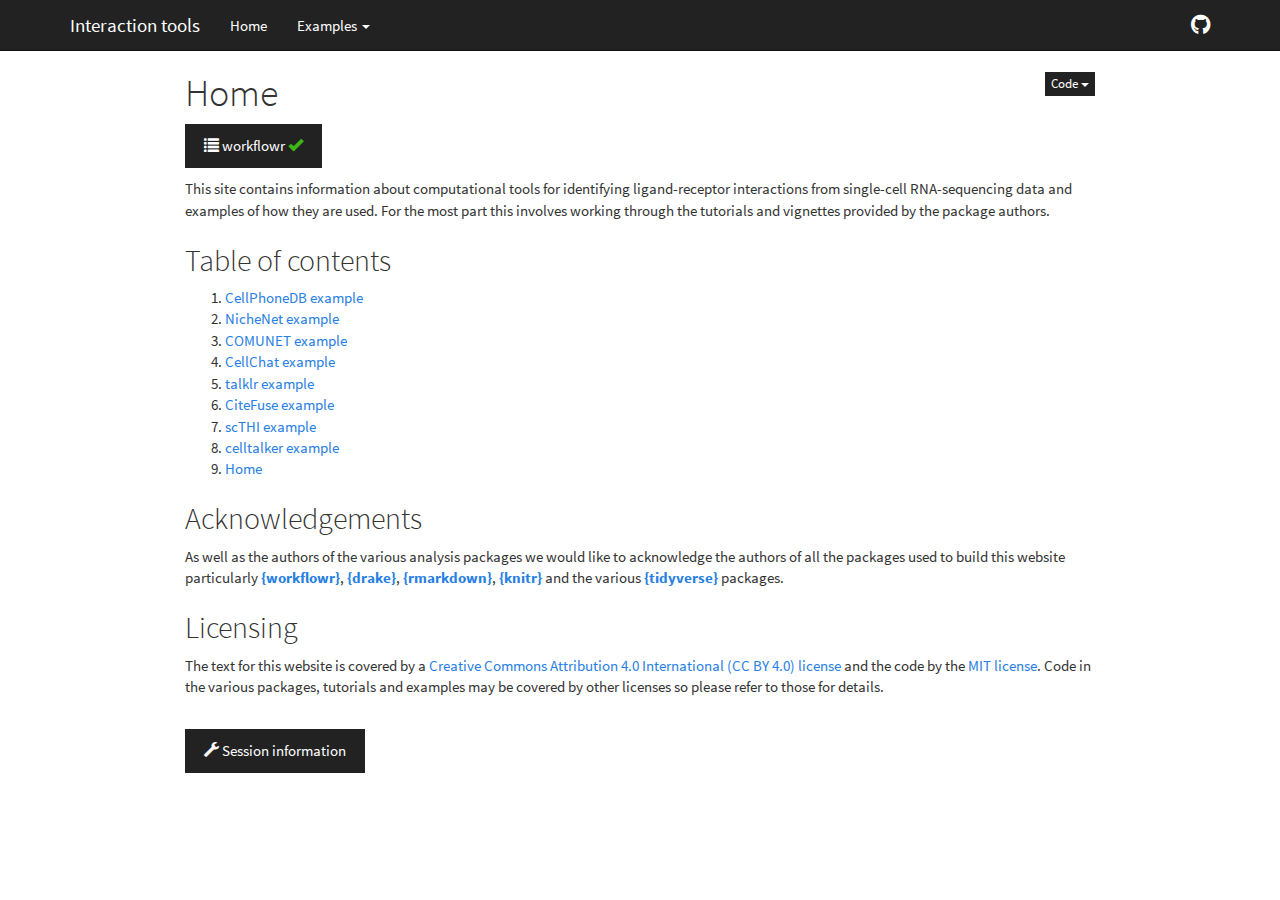
<file: docs/index.html>
<!DOCTYPE html>

<html>

<head>

<meta charset="utf-8" />
<meta name="generator" content="pandoc" />
<meta http-equiv="X-UA-Compatible" content="IE=EDGE" />




<title>Home</title>

<script src="site_libs/header-attrs-2.1/header-attrs.js"></script>
<script src="site_libs/jquery-1.11.3/jquery.min.js"></script>
<meta name="viewport" content="width=device-width, initial-scale=1" />
<link href="site_libs/bootstrap-3.3.5/css/cosmo.min.css" rel="stylesheet" />
<script src="site_libs/bootstrap-3.3.5/js/bootstrap.min.js"></script>
<script src="site_libs/bootstrap-3.3.5/shim/html5shiv.min.js"></script>
<script src="site_libs/bootstrap-3.3.5/shim/respond.min.js"></script>
<script src="site_libs/navigation-1.1/tabsets.js"></script>
<script src="site_libs/navigation-1.1/codefolding.js"></script>
<script src="site_libs/navigation-1.1/sourceembed.js"></script>
<link href="site_libs/highlightjs-9.12.0/textmate.css" rel="stylesheet" />
<script src="site_libs/highlightjs-9.12.0/highlight.js"></script>
<link href="site_libs/pagedtable-1.1/css/pagedtable.css" rel="stylesheet" />
<script src="site_libs/pagedtable-1.1/js/pagedtable.js"></script>
<link href="site_libs/font-awesome-5.1.0/css/all.css" rel="stylesheet" />
<link href="site_libs/font-awesome-5.1.0/css/v4-shims.css" rel="stylesheet" />

<link rel="icon" href="https://github.com/workflowr/workflowr-assets/raw/master/img/reproducible.png">
<!-- Add a small amount of space between sections. -->
<style type="text/css">
div.section {
  padding-top: 12px;
}
</style>



<style type="text/css">code{white-space: pre;}</style>
<style type="text/css">
  pre:not([class]) {
    background-color: white;
  }
</style>
<script type="text/javascript">
if (window.hljs) {
  hljs.configure({languages: []});
  hljs.initHighlightingOnLoad();
  if (document.readyState && document.readyState === "complete") {
    window.setTimeout(function() { hljs.initHighlighting(); }, 0);
  }
}
</script>



<style type="text/css">
h1 {
  font-size: 34px;
}
h1.title {
  font-size: 38px;
}
h2 {
  font-size: 30px;
}
h3 {
  font-size: 24px;
}
h4 {
  font-size: 18px;
}
h5 {
  font-size: 16px;
}
h6 {
  font-size: 12px;
}
.table th:not([align]) {
  text-align: left;
}
#rmd-source-code {
  display: none;
}
</style>

<link rel="stylesheet" href="custom.css" type="text/css" />



<style type = "text/css">
.main-container {
  max-width: 940px;
  margin-left: auto;
  margin-right: auto;
}
code {
  color: inherit;
  background-color: rgba(0, 0, 0, 0.04);
}
img {
  max-width:100%;
}
.tabbed-pane {
  padding-top: 12px;
}
.html-widget {
  margin-bottom: 20px;
}
button.code-folding-btn:focus {
  outline: none;
}
summary {
  display: list-item;
}
</style>


<style type="text/css">
/* padding for bootstrap navbar */
body {
  padding-top: 51px;
  padding-bottom: 40px;
}
/* offset scroll position for anchor links (for fixed navbar)  */
.section h1 {
  padding-top: 56px;
  margin-top: -56px;
}
.section h2 {
  padding-top: 56px;
  margin-top: -56px;
}
.section h3 {
  padding-top: 56px;
  margin-top: -56px;
}
.section h4 {
  padding-top: 56px;
  margin-top: -56px;
}
.section h5 {
  padding-top: 56px;
  margin-top: -56px;
}
.section h6 {
  padding-top: 56px;
  margin-top: -56px;
}
.dropdown-submenu {
  position: relative;
}
.dropdown-submenu>.dropdown-menu {
  top: 0;
  left: 100%;
  margin-top: -6px;
  margin-left: -1px;
  border-radius: 0 6px 6px 6px;
}
.dropdown-submenu:hover>.dropdown-menu {
  display: block;
}
.dropdown-submenu>a:after {
  display: block;
  content: " ";
  float: right;
  width: 0;
  height: 0;
  border-color: transparent;
  border-style: solid;
  border-width: 5px 0 5px 5px;
  border-left-color: #cccccc;
  margin-top: 5px;
  margin-right: -10px;
}
.dropdown-submenu:hover>a:after {
  border-left-color: #ffffff;
}
.dropdown-submenu.pull-left {
  float: none;
}
.dropdown-submenu.pull-left>.dropdown-menu {
  left: -100%;
  margin-left: 10px;
  border-radius: 6px 0 6px 6px;
}
</style>

<script>
// manage active state of menu based on current page
$(document).ready(function () {
  // active menu anchor
  href = window.location.pathname
  href = href.substr(href.lastIndexOf('/') + 1)
  if (href === "")
    href = "index.html";
  var menuAnchor = $('a[href="' + href + '"]');

  // mark it active
  menuAnchor.parent().addClass('active');

  // if it's got a parent navbar menu mark it active as well
  menuAnchor.closest('li.dropdown').addClass('active');
});
</script>

<!-- tabsets -->

<style type="text/css">
.tabset-dropdown > .nav-tabs {
  display: inline-table;
  max-height: 500px;
  min-height: 44px;
  overflow-y: auto;
  background: white;
  border: 1px solid #ddd;
  border-radius: 4px;
}

.tabset-dropdown > .nav-tabs > li.active:before {
  content: "";
  font-family: 'Glyphicons Halflings';
  display: inline-block;
  padding: 10px;
  border-right: 1px solid #ddd;
}

.tabset-dropdown > .nav-tabs.nav-tabs-open > li.active:before {
  content: "&#xe258;";
  border: none;
}

.tabset-dropdown > .nav-tabs.nav-tabs-open:before {
  content: "";
  font-family: 'Glyphicons Halflings';
  display: inline-block;
  padding: 10px;
  border-right: 1px solid #ddd;
}

.tabset-dropdown > .nav-tabs > li.active {
  display: block;
}

.tabset-dropdown > .nav-tabs > li > a,
.tabset-dropdown > .nav-tabs > li > a:focus,
.tabset-dropdown > .nav-tabs > li > a:hover {
  border: none;
  display: inline-block;
  border-radius: 4px;
  background-color: transparent;
}

.tabset-dropdown > .nav-tabs.nav-tabs-open > li {
  display: block;
  float: none;
}

.tabset-dropdown > .nav-tabs > li {
  display: none;
}
</style>

<!-- code folding -->
<style type="text/css">
.code-folding-btn { margin-bottom: 4px; }
</style>




</head>

<body>


<div class="container-fluid main-container">



<div id="nav-placeholder"></div>

<script>
$(function(){
  $("#nav-placeholder").load("navbar-content.html");
});
</script>

<div class="fluid-row" id="header">

<div class="btn-group pull-right">
<button type="button" class="btn btn-default btn-xs dropdown-toggle" data-toggle="dropdown" aria-haspopup="true" aria-expanded="false"><span>Code</span> <span class="caret"></span></button>
<ul class="dropdown-menu" style="min-width: 50px;">
<li><a id="rmd-show-all-code" href="#">Show All Code</a></li>
<li><a id="rmd-hide-all-code" href="#">Hide All Code</a></li>
<li role="separator" class="divider"></li>
<li><a id="rmd-download-source" href="#">Download Rmd</a></li>
</ul>
</div>



<h1 class="title toc-ignore">Home</h1>

</div>


<p>
<button type="button" class="btn btn-default btn-workflowr btn-workflowr-report" data-toggle="collapse" data-target="#workflowr-report">
<span class="glyphicon glyphicon-list" aria-hidden="true"></span> workflowr <span class="glyphicon glyphicon-ok text-success" aria-hidden="true"></span>
</button>
</p>
<div id="workflowr-report" class="collapse">
<ul class="nav nav-tabs">
<li class="active">
<a data-toggle="tab" href="#summary">Summary</a>
</li>
<li>
<a data-toggle="tab" href="#checks"> Checks <span class="glyphicon glyphicon-ok text-success" aria-hidden="true"></span> </a>
</li>
<li>
<a data-toggle="tab" href="#versions">Past versions</a>
</li>
</ul>
<div class="tab-content">
<div id="summary" class="tab-pane fade in active">
<p>
<strong>Last updated:</strong> 2020-11-24
</p>
<p>
<strong>Checks:</strong> <span class="glyphicon glyphicon-ok text-success" aria-hidden="true"></span> 7 <span class="glyphicon glyphicon-exclamation-sign text-danger" aria-hidden="true"></span> 0
</p>
<p>
<strong>Knit directory:</strong> <code>interaction-tools/</code> <span class="glyphicon glyphicon-question-sign" aria-hidden="true" title="This is the local directory in which the code in this file was executed."> </span>
</p>
<p>
This reproducible <a href="http://rmarkdown.rstudio.com">R Markdown</a> analysis was created with <a
  href="https://github.com/jdblischak/workflowr">workflowr</a> (version 1.6.2). The <em>Checks</em> tab describes the reproducibility checks that were applied when the results were created. The <em>Past versions</em> tab lists the development history.
</p>
<hr>
</div>
<div id="checks" class="tab-pane fade">
<div id="workflowr-checks" class="panel-group">
<div class="panel panel-default">
<div class="panel-heading">
<p class="panel-title">
<a data-toggle="collapse" data-parent="#workflowr-checks" href="#strongRMarkdownfilestronguptodate"> <span class="glyphicon glyphicon-ok text-success" aria-hidden="true"></span> <strong>R Markdown file:</strong> up-to-date </a>
</p>
</div>
<div id="strongRMarkdownfilestronguptodate" class="panel-collapse collapse">
<div class="panel-body">
<p>Great! Since the R Markdown file has been committed to the Git repository, you know the exact version of the code that produced these results.</p>
</div>
</div>
</div>
<div class="panel panel-default">
<div class="panel-heading">
<p class="panel-title">
<a data-toggle="collapse" data-parent="#workflowr-checks" href="#strongEnvironmentstrongempty"> <span class="glyphicon glyphicon-ok text-success" aria-hidden="true"></span> <strong>Environment:</strong> empty </a>
</p>
</div>
<div id="strongEnvironmentstrongempty" class="panel-collapse collapse">
<div class="panel-body">
<p>Great job! The global environment was empty. Objects defined in the global environment can affect the analysis in your R Markdown file in unknown ways. For reproduciblity it’s best to always run the code in an empty environment.</p>
</div>
</div>
</div>
<div class="panel panel-default">
<div class="panel-heading">
<p class="panel-title">
<a data-toggle="collapse" data-parent="#workflowr-checks" href="#strongSeedstrongcodesetseed20191213code"> <span class="glyphicon glyphicon-ok text-success" aria-hidden="true"></span> <strong>Seed:</strong> <code>set.seed(20191213)</code> </a>
</p>
</div>
<div id="strongSeedstrongcodesetseed20191213code" class="panel-collapse collapse">
<div class="panel-body">
<p>The command <code>set.seed(20191213)</code> was run prior to running the code in the R Markdown file. Setting a seed ensures that any results that rely on randomness, e.g. subsampling or permutations, are reproducible.</p>
</div>
</div>
</div>
<div class="panel panel-default">
<div class="panel-heading">
<p class="panel-title">
<a data-toggle="collapse" data-parent="#workflowr-checks" href="#strongSessioninformationstrongrecorded"> <span class="glyphicon glyphicon-ok text-success" aria-hidden="true"></span> <strong>Session information:</strong> recorded </a>
</p>
</div>
<div id="strongSessioninformationstrongrecorded" class="panel-collapse collapse">
<div class="panel-body">
<p>Great job! Recording the operating system, R version, and package versions is critical for reproducibility.</p>
</div>
</div>
</div>
<div class="panel panel-default">
<div class="panel-heading">
<p class="panel-title">
<a data-toggle="collapse" data-parent="#workflowr-checks" href="#strongCachestrongnone"> <span class="glyphicon glyphicon-ok text-success" aria-hidden="true"></span> <strong>Cache:</strong> none </a>
</p>
</div>
<div id="strongCachestrongnone" class="panel-collapse collapse">
<div class="panel-body">
<p>Nice! There were no cached chunks for this analysis, so you can be confident that you successfully produced the results during this run.</p>
</div>
</div>
</div>
<div class="panel panel-default">
<div class="panel-heading">
<p class="panel-title">
<a data-toggle="collapse" data-parent="#workflowr-checks" href="#strongFilepathsstrongrelative"> <span class="glyphicon glyphicon-ok text-success" aria-hidden="true"></span> <strong>File paths:</strong> relative </a>
</p>
</div>
<div id="strongFilepathsstrongrelative" class="panel-collapse collapse">
<div class="panel-body">
<p>Great job! Using relative paths to the files within your workflowr project makes it easier to run your code on other machines.</p>
</div>
</div>
</div>
<div class="panel panel-default">
<div class="panel-heading">
<p class="panel-title">
<a data-toggle="collapse" data-parent="#workflowr-checks" href="#strongRepositoryversionstrongahrefhttpgithubcomlazappiiteractiontoolstree0333fe338ef08f0c7d43a9b4e271a49de2880d12targetblank0333fe3a"> <span class="glyphicon glyphicon-ok text-success" aria-hidden="true"></span> <strong>Repository version:</strong> <a href="http://github.com/lazappi/iteraction-tools/tree/0333fe338ef08f0c7d43a9b4e271a49de2880d12" target="_blank">0333fe3</a> </a>
</p>
</div>
<div id="strongRepositoryversionstrongahrefhttpgithubcomlazappiiteractiontoolstree0333fe338ef08f0c7d43a9b4e271a49de2880d12targetblank0333fe3a" class="panel-collapse collapse">
<div class="panel-body">
<p>
Great! You are using Git for version control. Tracking code development and connecting the code version to the results is critical for reproducibility.
</p>
<p>
The results in this page were generated with repository version <a href="http://github.com/lazappi/iteraction-tools/tree/0333fe338ef08f0c7d43a9b4e271a49de2880d12" target="_blank">0333fe3</a>. See the <em>Past versions</em> tab to see a history of the changes made to the R Markdown and HTML files.
</p>
<p>
Note that you need to be careful to ensure that all relevant files for the analysis have been committed to Git prior to generating the results (you can use <code>wflow_publish</code> or <code>wflow_git_commit</code>). workflowr only checks the R Markdown file, but you know if there are other scripts or data files that it depends on. Below is the status of the Git repository when the results were generated:
</p>
<pre><code>
Ignored files:
    Ignored:    .Rhistory
    Ignored:    .Rproj.user/
    Ignored:    .drake/
    Ignored:    data/COMUNET/
    Ignored:    data/CellChat/
    Ignored:    data/ICELLNET/
    Ignored:    data/NicheNet/
    Ignored:    data/cellphonedb/
    Ignored:    data/celltalker/
    Ignored:    output/14-CellChat.Rmd/
    Ignored:    output/15-talklr.Rmd/
    Ignored:    output/16-CiteFuse.Rmd/
    Ignored:    output/17-scTHI.Rmd/
    Ignored:    output/18-celltalker.Rmd/
    Ignored:    output/index.Rmd/
    Ignored:    renv/library/
    Ignored:    renv/python/
    Ignored:    renv/staging/

Unstaged changes:
    Modified:   _drake.R
    Modified:   output/11-CellPhoneDB.Rmd/count_network.txt
    Modified:   output/11-CellPhoneDB.Rmd/dotplot.png
    Modified:   output/11-CellPhoneDB.Rmd/heatmap_counts.png
    Modified:   output/11-CellPhoneDB.Rmd/heatmap_logcounts.png
    Modified:   output/11-CellPhoneDB.Rmd/interactions_count.txt
    Modified:   output/11-CellPhoneDB.Rmd/pvalues.txt
    Modified:   output/11-CellPhoneDB.Rmd/significant_means.txt

</code></pre>
<p>
Note that any generated files, e.g. HTML, png, CSS, etc., are not included in this status report because it is ok for generated content to have uncommitted changes.
</p>
</div>
</div>
</div>
</div>
<hr>
</div>
<div id="versions" class="tab-pane fade">

<p>
These are the previous versions of the repository in which changes were made to the R Markdown (<code>analysis/index.Rmd</code>) and HTML (<code>docs/index.html</code>) files. If you’ve configured a remote Git repository (see <code>?wflow_git_remote</code>), click on the hyperlinks in the table below to view the files as they were in that past version.
</p>
<div class="table-responsive">
<table class="table table-condensed table-hover">
<thead>
<tr>
<th>
File
</th>
<th>
Version
</th>
<th>
Author
</th>
<th>
Date
</th>
<th>
Message
</th>
</tr>
</thead>
<tbody>
<tr>
<td>
Rmd
</td>
<td>
<a href="http://github.com/lazappi/iteraction-tools/blob/903c6b4d5d6c913ebf3688418a56260ed1fb63e8/analysis/index.Rmd" target="_blank">903c6b4</a>
</td>
<td>
Luke Zappia
</td>
<td>
2020-11-24
</td>
<td>
Use HTML navbar
</td>
</tr>
<tr>
<td>
Rmd
</td>
<td>
<a href="http://github.com/lazappi/iteraction-tools/blob/c6b67b8b17a985097cab898485475d5d7565579e/analysis/index.Rmd" target="_blank">c6b67b8</a>
</td>
<td>
Luke Zappia
</td>
<td>
2020-11-24
</td>
<td>
Update index, README, LICENSE
</td>
</tr>
<tr>
<td>
html
</td>
<td>
<a href="http://github.com/lazappi/iteraction-tools/blob/b305bfe20482f530c0acefe883046da2ff9c6b87/docs/index.html" target="_blank">b305bfe</a>
</td>
<td>
Luke Zappia
</td>
<td>
2020-11-10
</td>
<td>
Add celltalker to drake
</td>
</tr>
<tr>
<td>
html
</td>
<td>
<a href="http://github.com/lazappi/iteraction-tools/blob/38ee3227613a5ce84529753e97732b2bbd8e3ceb/docs/index.html" target="_blank">38ee322</a>
</td>
<td>
Luke Zappia
</td>
<td>
2020-11-10
</td>
<td>
Add scTHI to drake
</td>
</tr>
<tr>
<td>
html
</td>
<td>
<a href="http://github.com/lazappi/iteraction-tools/blob/d85e5122131e968d0dd72a30afc376282c292a76/docs/index.html" target="_blank">d85e512</a>
</td>
<td>
Luke Zappia
</td>
<td>
2020-11-09
</td>
<td>
Build CiteFuse
</td>
</tr>
<tr>
<td>
html
</td>
<td>
<a href="http://github.com/lazappi/iteraction-tools/blob/994076290bd14c573826c680a8e8c0e4dd1982b9/docs/index.html" target="_blank">9940762</a>
</td>
<td>
Luke Zappia
</td>
<td>
2020-09-24
</td>
<td>
Add talklr to drake
</td>
</tr>
<tr>
<td>
html
</td>
<td>
<a href="http://github.com/lazappi/iteraction-tools/blob/f01744803e8182dfa5356d3f38543fed78292e13/docs/index.html" target="_blank">f017448</a>
</td>
<td>
Luke Zappia
</td>
<td>
2020-07-29
</td>
<td>
Setup CellChat
</td>
</tr>
<tr>
<td>
html
</td>
<td>
<a href="http://github.com/lazappi/iteraction-tools/blob/259369aa74574fa430ca260f592c7c4c4653fa8b/docs/index.html" target="_blank">259369a</a>
</td>
<td>
Luke Zappia
</td>
<td>
2020-06-04
</td>
<td>
Rebuild
</td>
</tr>
<tr>
<td>
html
</td>
<td>
<a href="http://github.com/lazappi/iteraction-tools/blob/3feea4cdca67af4628301c4c51dc51626ceecd65/docs/index.html" target="_blank">3feea4c</a>
</td>
<td>
Luke Zappia
</td>
<td>
2020-05-27
</td>
<td>
Add chunk timing to documents
</td>
</tr>
<tr>
<td>
html
</td>
<td>
<a href="http://github.com/lazappi/iteraction-tools/blob/d3bd2d6fed1fd569f6042a1f6e3b9d6e2b5ce453/docs/index.html" target="_blank">d3bd2d6</a>
</td>
<td>
Luke Zappia
</td>
<td>
2020-05-27
</td>
<td>
Add NicheNet to drake
</td>
</tr>
<tr>
<td>
Rmd
</td>
<td>
<a href="http://github.com/lazappi/iteraction-tools/blob/cc8947c90fcfc4b8f762f45aee2e27580f7275d9/analysis/index.Rmd" target="_blank">cc8947c</a>
</td>
<td>
Luke Zappia
</td>
<td>
2020-05-08
</td>
<td>
Add ToC to index
</td>
</tr>
<tr>
<td>
html
</td>
<td>
<a href="http://github.com/lazappi/iteraction-tools/blob/cc8947c90fcfc4b8f762f45aee2e27580f7275d9/docs/index.html" target="_blank">cc8947c</a>
</td>
<td>
Luke Zappia
</td>
<td>
2020-05-08
</td>
<td>
Add ToC to index
</td>
</tr>
<tr>
<td>
html
</td>
<td>
<a href="http://github.com/lazappi/iteraction-tools/blob/7bd35b289898d50296c4e49470b8aa8b6e0e5396/docs/index.html" target="_blank">7bd35b2</a>
</td>
<td>
Luke Zappia
</td>
<td>
2020-05-06
</td>
<td>
Rebuild cellphonedb
</td>
</tr>
<tr>
<td>
html
</td>
<td>
<a href="http://github.com/lazappi/iteraction-tools/blob/0940458ce626685f32c65f535ca0f9f48d610b65/docs/index.html" target="_blank">0940458</a>
</td>
<td>
Luke Zappia
</td>
<td>
2019-12-13
</td>
<td>
Set up Drake
</td>
</tr>
<tr>
<td>
Rmd
</td>
<td>
<a href="http://github.com/lazappi/iteraction-tools/blob/489b72cf14d243c44647ffb9dfe09da704eaefa8/analysis/index.Rmd" target="_blank">489b72c</a>
</td>
<td>
Luke Zappia
</td>
<td>
2019-12-13
</td>
<td>
Start workflowr project.
</td>
</tr>
</tbody>
</table>
</div>
<hr>
</div>
</div>
</div>
<p>This site contains information about computational tools for identifying ligand-receptor interactions from single-cell RNA-sequencing data and examples of how they are used. For the most part this involves working through the tutorials and vignettes provided by the package authors.</p>
<div id="table-of-contents" class="section level2">
<h2>Table of contents</h2>
<ol style="list-style-type: decimal">
<li><a href="11-CellPhoneDB.html">CellPhoneDB example</a></li>
<li><a href="12-NicheNet.html">NicheNet example</a></li>
<li><a href="13-COMUNET.html">COMUNET example</a></li>
<li><a href="14-CellChat.html">CellChat example</a></li>
<li><a href="15-talklr.html">talklr example</a></li>
<li><a href="16-CiteFuse.html">CiteFuse example</a></li>
<li><a href="17-scTHI.html">scTHI example</a></li>
<li><a href="18-celltalker.html">celltalker example</a></li>
<li><a href="index.html">Home</a></li>
</ol>
</div>
<div id="acknowledgements" class="section level2">
<h2>Acknowledgements</h2>
<p>As well as the authors of the various analysis packages we would like to acknowledge the authors of all the packages used to build this website particularly <strong><a href="https://jdblischak.github.io/workflowr/" title="workflowr package website">{workflowr}</a></strong>, <strong><a href="https://books.ropensci.org/drake/" title="The drake R package user manual">{drake}</a></strong>, <strong><a href="https://rmarkdown.rstudio.com/" title="R Markdown website">{rmarkdown}</a></strong>, <strong><a href="https://yihui.org/knitr/" title="knitr package website">{knitr}</a></strong> and the various <strong><a href="https://www.tidyverse.org/" title="Tidyverse website">{tidyverse}</a></strong> packages.</p>
</div>
<div id="licensing" class="section level2">
<h2>Licensing</h2>
<p>The text for this website is covered by a <a href="https://creativecommons.org/licenses/by/4.0/" title="Creative Commons Attribution 4.0 International (CC BY 4.0) license">Creative Commons Attribution 4.0 International (CC BY 4.0) license</a> and the code by the <a href="https://choosealicense.com/licenses/mit/" title="MIT license">MIT license</a>. Code in the various packages, tutorials and examples may be covered by other licenses so please refer to those for details.</p>
<br>
<p>
<button type="button" class="btn btn-default btn-workflowr btn-workflowr-sessioninfo" data-toggle="collapse" data-target="#workflowr-sessioninfo" style="display: block;">
<span class="glyphicon glyphicon-wrench" aria-hidden="true"></span> Session information
</button>
</p>
<div id="workflowr-sessioninfo" class="collapse">
<pre class="r"><code>sessioninfo::session_info()</code></pre>
<pre><code>─ Session info ───────────────────────────────────────────────────────────────
 setting  value                       
 version  R version 4.0.0 (2020-04-24)
 os       macOS Catalina 10.15.7      
 system   x86_64, darwin17.0          
 ui       X11                         
 language (EN)                        
 collate  en_US.UTF-8                 
 ctype    en_US.UTF-8                 
 tz       Europe/Berlin               
 date     2020-11-24                  

─ Packages ───────────────────────────────────────────────────────────────────
 ! package     * version date       lib source            
 P assertthat    0.2.1   2019-03-21 [?] CRAN (R 4.0.0)    
 P backports     1.1.6   2020-04-05 [?] CRAN (R 4.0.0)    
 P base64enc     0.1-3   2015-07-28 [?] CRAN (R 4.0.0)    
 P cli           2.0.2   2020-02-28 [?] CRAN (R 4.0.0)    
 P clipr         0.7.0   2019-07-23 [?] standard (@0.7.0) 
 P crayon        1.3.4   2017-09-16 [?] CRAN (R 4.0.0)    
 P digest        0.6.25  2020-02-23 [?] CRAN (R 4.0.0)    
 P evaluate      0.14    2019-05-28 [?] standard (@0.14)  
 P fansi         0.4.1   2020-01-08 [?] CRAN (R 4.0.0)    
 P fs            1.4.1   2020-04-04 [?] CRAN (R 4.0.0)    
 P git2r         0.27.1  2020-05-03 [?] CRAN (R 4.0.0)    
 P glue          1.4.0   2020-04-03 [?] CRAN (R 4.0.0)    
 P htmltools     0.5.0   2020-06-16 [?] CRAN (R 4.0.2)    
 P httpuv        1.5.2   2019-09-11 [?] standard (@1.5.2) 
 P jsonlite      1.6.1   2020-02-02 [?] CRAN (R 4.0.0)    
 P knitr         1.28    2020-02-06 [?] CRAN (R 4.0.0)    
 P later         1.0.0   2019-10-04 [?] standard (@1.0.0) 
 P lattice       0.20-41 2020-04-02 [?] CRAN (R 4.0.0)    
 P magrittr      1.5     2014-11-22 [?] CRAN (R 4.0.0)    
 P Matrix        1.2-18  2019-11-27 [?] standard (@1.2-18)
 P promises      1.1.0   2019-10-04 [?] standard (@1.1.0) 
 P R6            2.4.1   2019-11-12 [?] CRAN (R 4.0.0)    
 P Rcpp          1.0.4.6 2020-04-09 [?] CRAN (R 4.0.0)    
 P renv          0.12.0  2020-08-28 [?] CRAN (R 4.0.2)    
 P reticulate    1.16    2020-05-27 [?] CRAN (R 4.0.2)    
 P rlang         0.4.6   2020-05-02 [?] CRAN (R 4.0.0)    
 P rmarkdown     2.1     2020-01-20 [?] CRAN (R 4.0.0)    
 P rprojroot     1.3-2   2018-01-03 [?] CRAN (R 4.0.0)    
 P rstudioapi    0.11    2020-02-07 [?] CRAN (R 4.0.0)    
 P sessioninfo   1.1.1   2018-11-05 [?] CRAN (R 4.0.0)    
 P stringi       1.4.6   2020-02-17 [?] CRAN (R 4.0.0)    
 P stringr       1.4.0   2019-02-10 [?] CRAN (R 4.0.0)    
 P whisker       0.4     2019-08-28 [?] standard (@0.4)   
 P withr         2.2.0   2020-04-20 [?] CRAN (R 4.0.0)    
 P workflowr     1.6.2   2020-04-30 [?] CRAN (R 4.0.0)    
 P xfun          0.13    2020-04-13 [?] CRAN (R 4.0.0)    
 P yaml          2.2.1   2020-02-01 [?] CRAN (R 4.0.0)    

[1] /Users/luke.zappia/Documents/Projects/interaction-tools/renv/library/R-4.0/x86_64-apple-darwin17.0
[2] /private/var/folders/rj/60lhr791617422kqvh0r4vy40000gn/T/RtmpOqMPdA/renv-system-library
[3] /private/var/folders/rj/60lhr791617422kqvh0r4vy40000gn/T/RtmpqYMqtc/renv-system-library
[4] /private/var/folders/rj/60lhr791617422kqvh0r4vy40000gn/T/RtmpigIWfP/renv-system-library

 P ── Loaded and on-disk path mismatch.</code></pre>
</div>
</div>

<div id="rmd-source-code">[base64]</div>

<!-- Adjust MathJax settings so that all math formulae are shown using
TeX fonts only; see
http://docs.mathjax.org/en/latest/configuration.html.  This will make
the presentation more consistent at the cost of the webpage sometimes
taking slightly longer to load. Note that this only works because the
footer is added to webpages before the MathJax javascript. -->
<script type="text/x-mathjax-config">
  MathJax.Hub.Config({
    "HTML-CSS": { availableFonts: ["TeX"] }
  });
</script>





</div>

<script>

// add bootstrap table styles to pandoc tables
function bootstrapStylePandocTables() {
  $('tr.header').parent('thead').parent('table').addClass('table table-condensed');
}
$(document).ready(function () {
  bootstrapStylePandocTables();
});


</script>

<!-- tabsets -->

<script>
$(document).ready(function () {
  window.buildTabsets("TOC");
});

$(document).ready(function () {
  $('.tabset-dropdown > .nav-tabs > li').click(function () {
    $(this).parent().toggleClass('nav-tabs-open')
  });
});
</script>

<!-- code folding -->
<script>
$(document).ready(function () {
  window.initializeSourceEmbed("index.Rmd");
  window.initializeCodeFolding("hide" === "show");
});
</script>


<!-- dynamically load mathjax for compatibility with self-contained -->
<script>
  (function () {
    var script = document.createElement("script");
    script.type = "text/javascript";
    script.src  = "https://mathjax.rstudio.com/latest/MathJax.js?config=TeX-AMS-MML_HTMLorMML";
    document.getElementsByTagName("head")[0].appendChild(script);
  })();
</script>

</body>
</html>
</file>
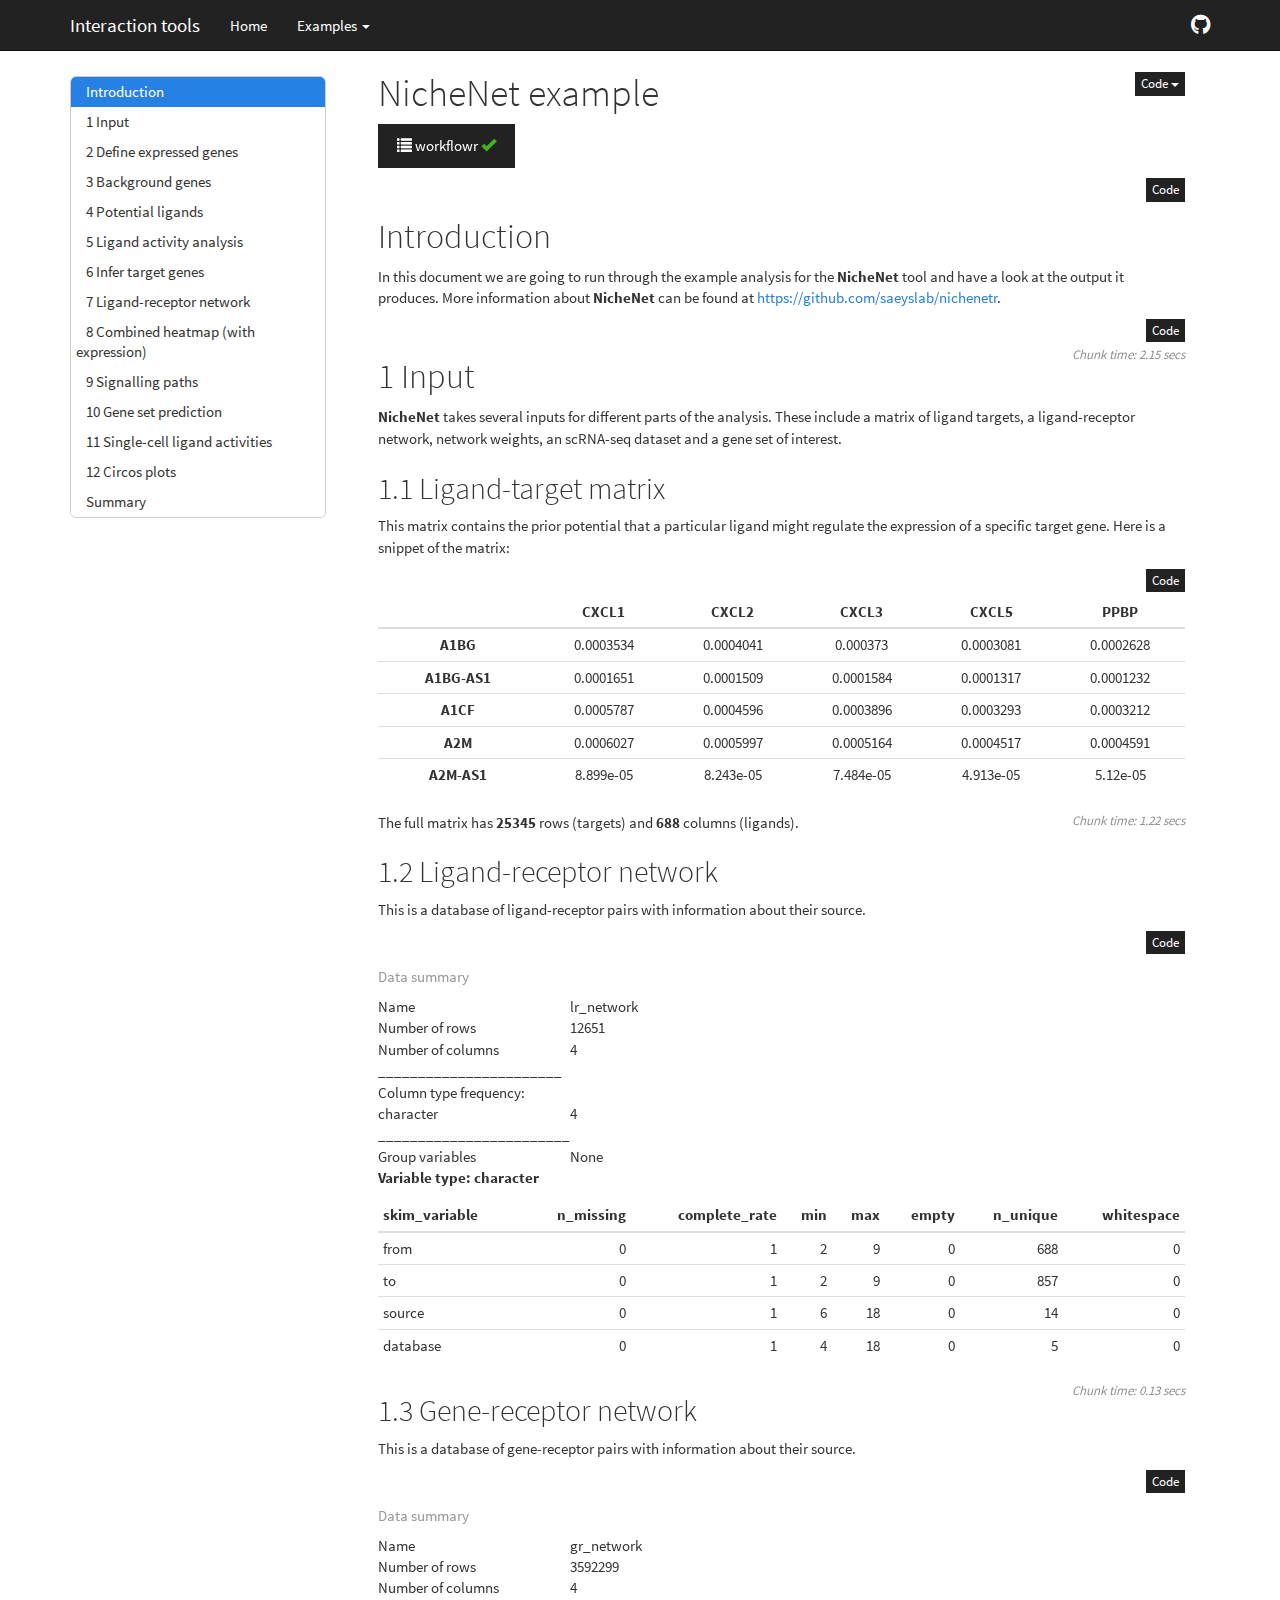
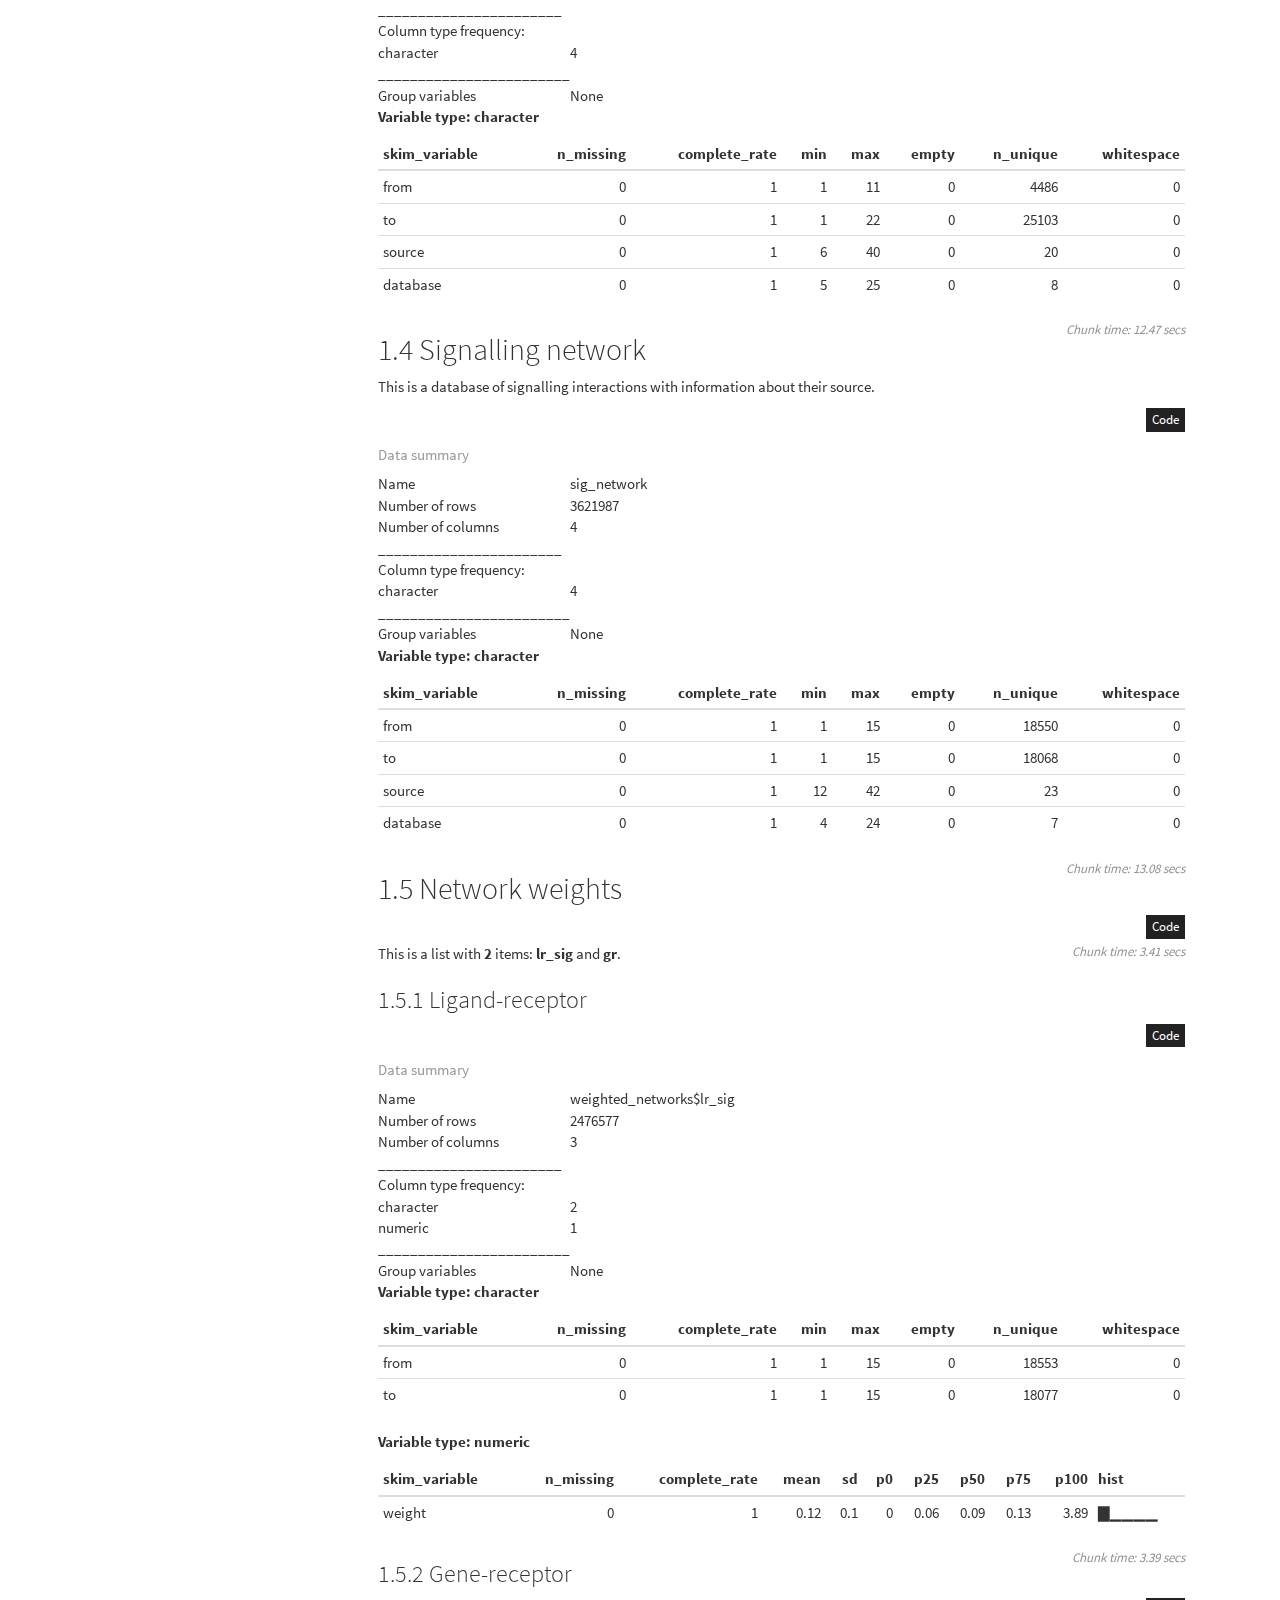
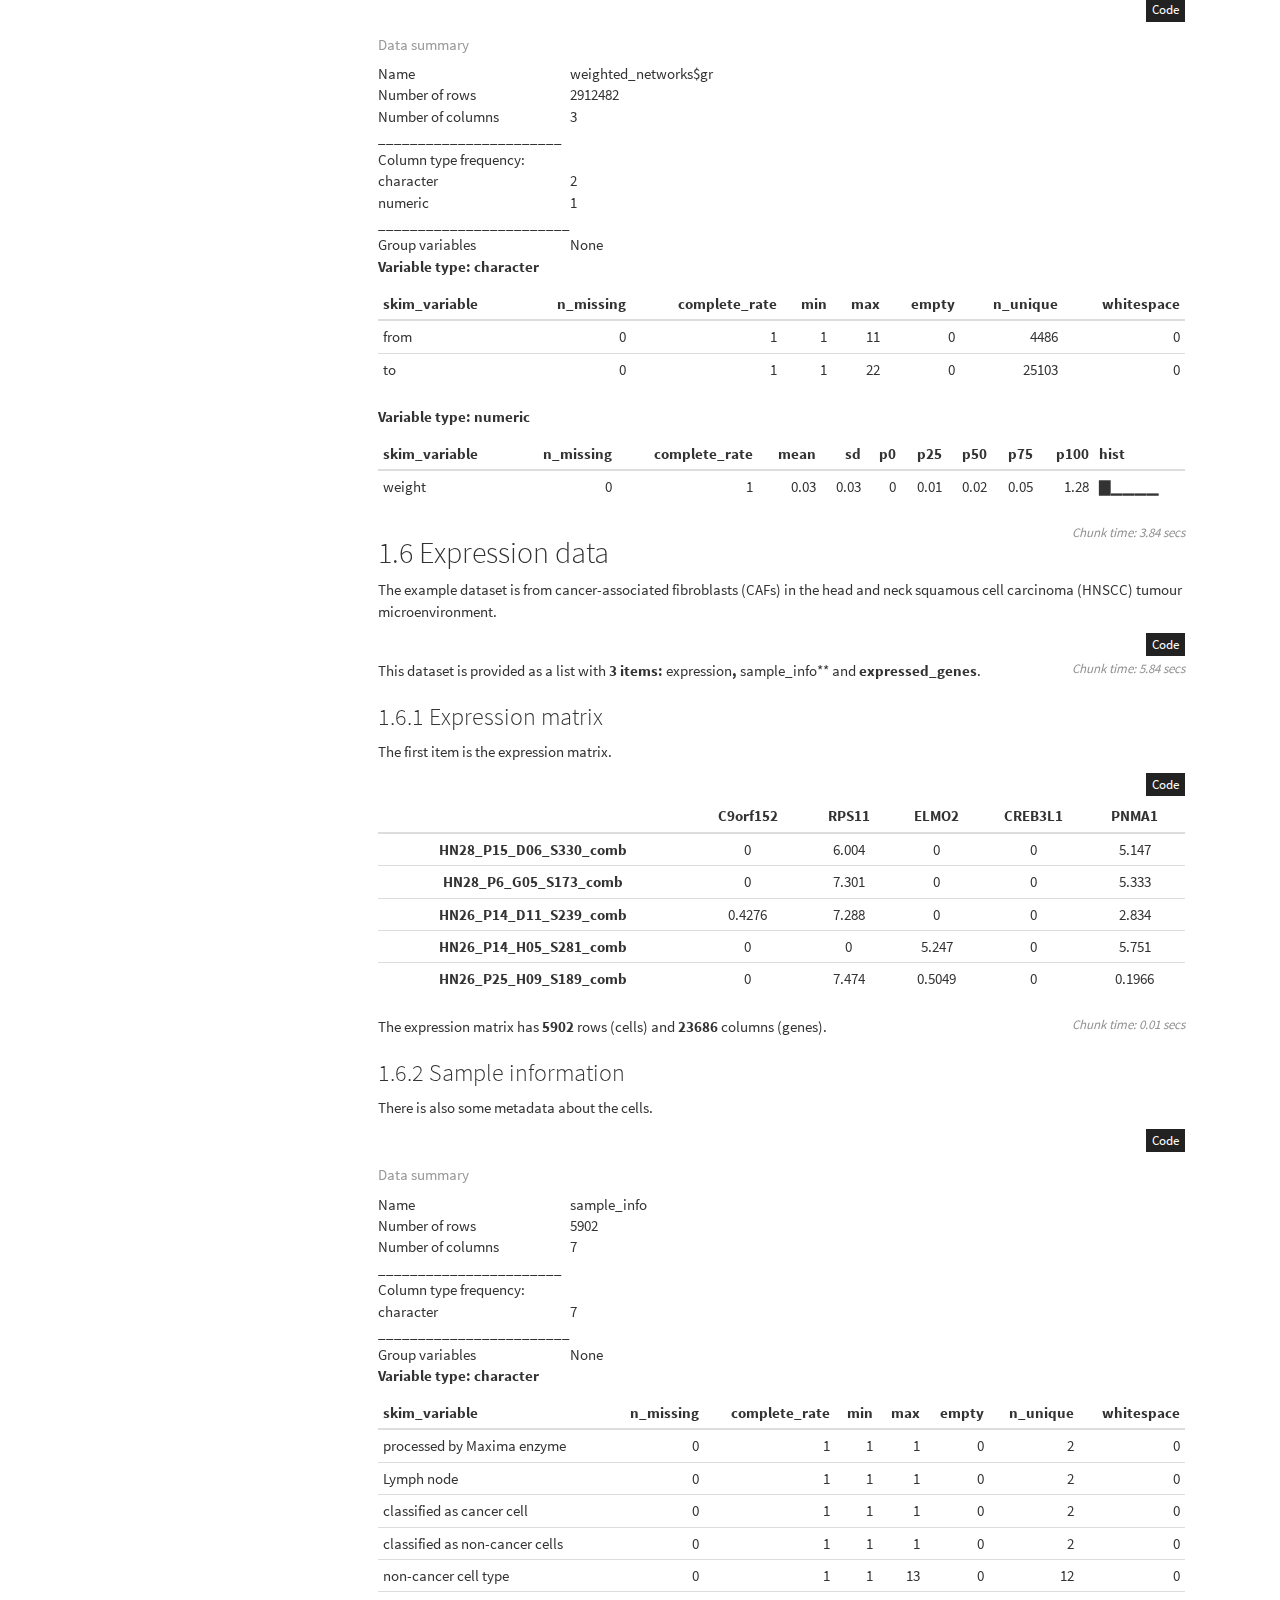
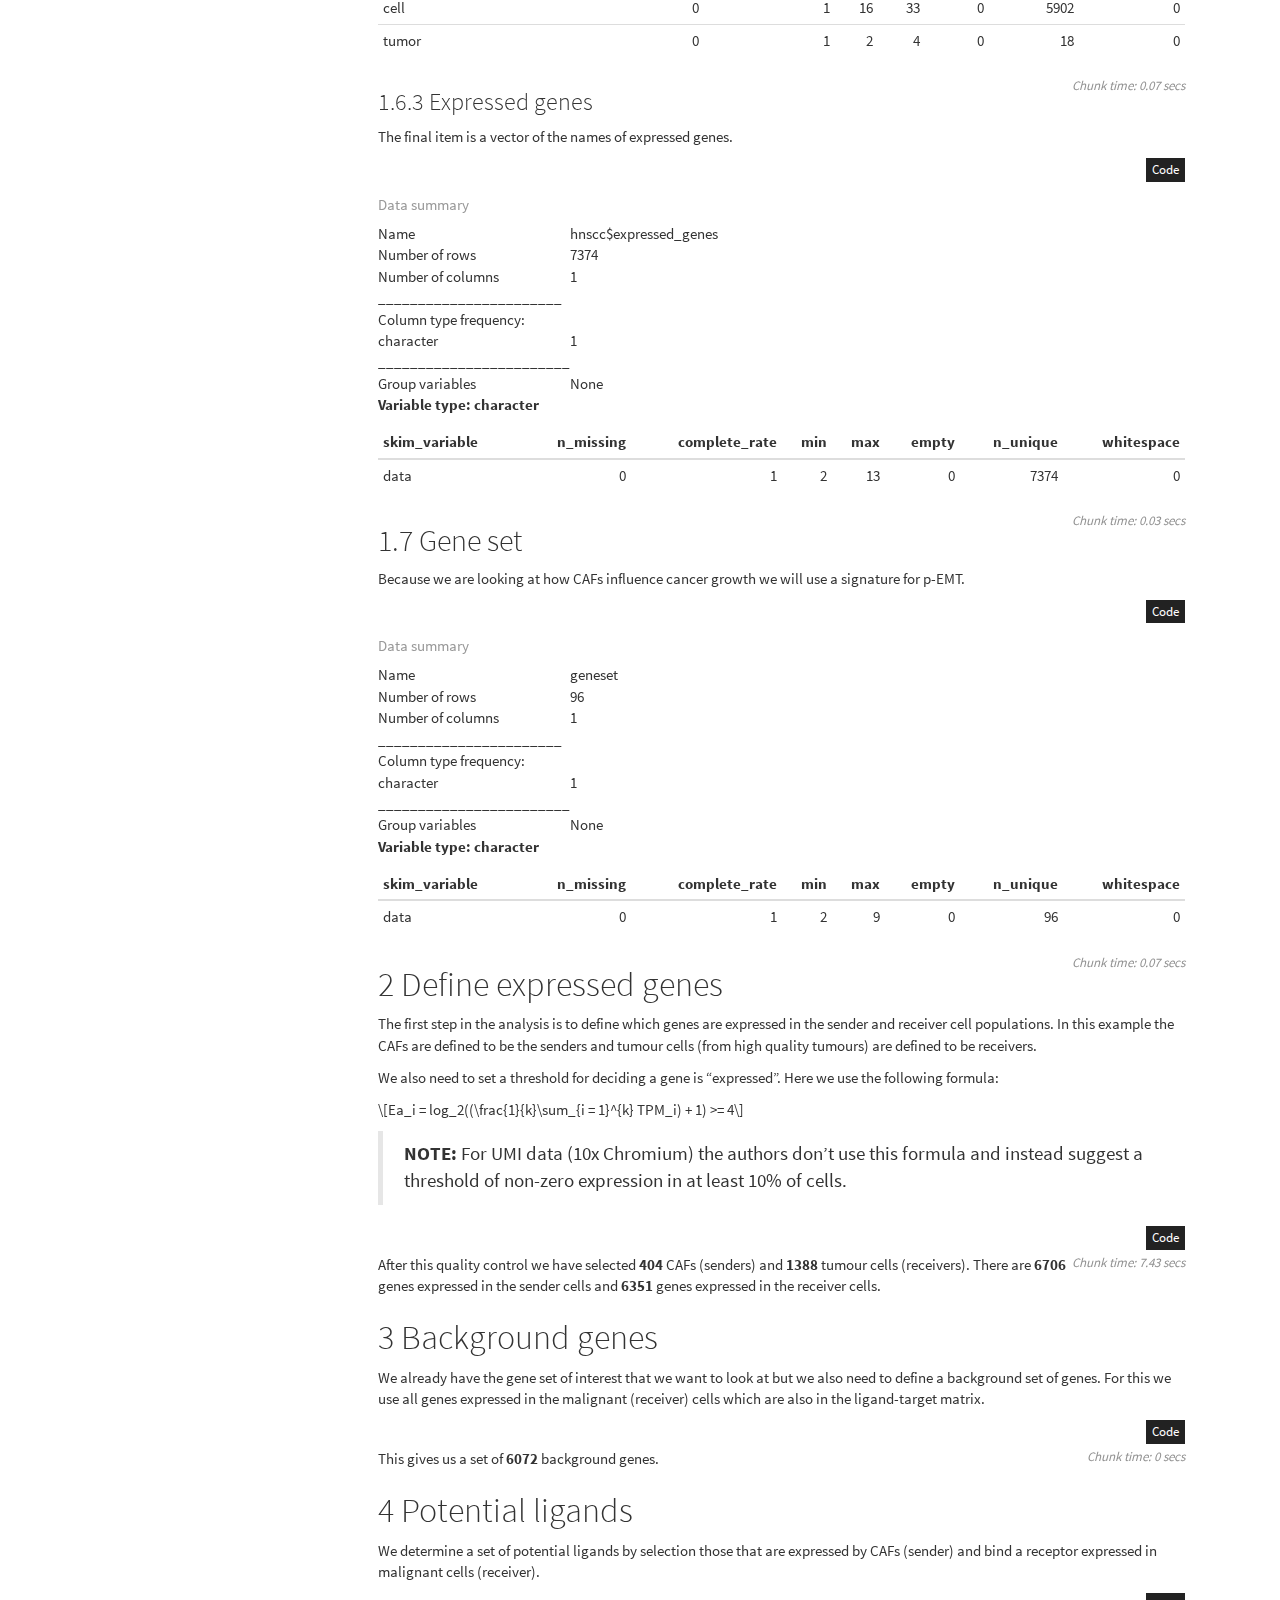
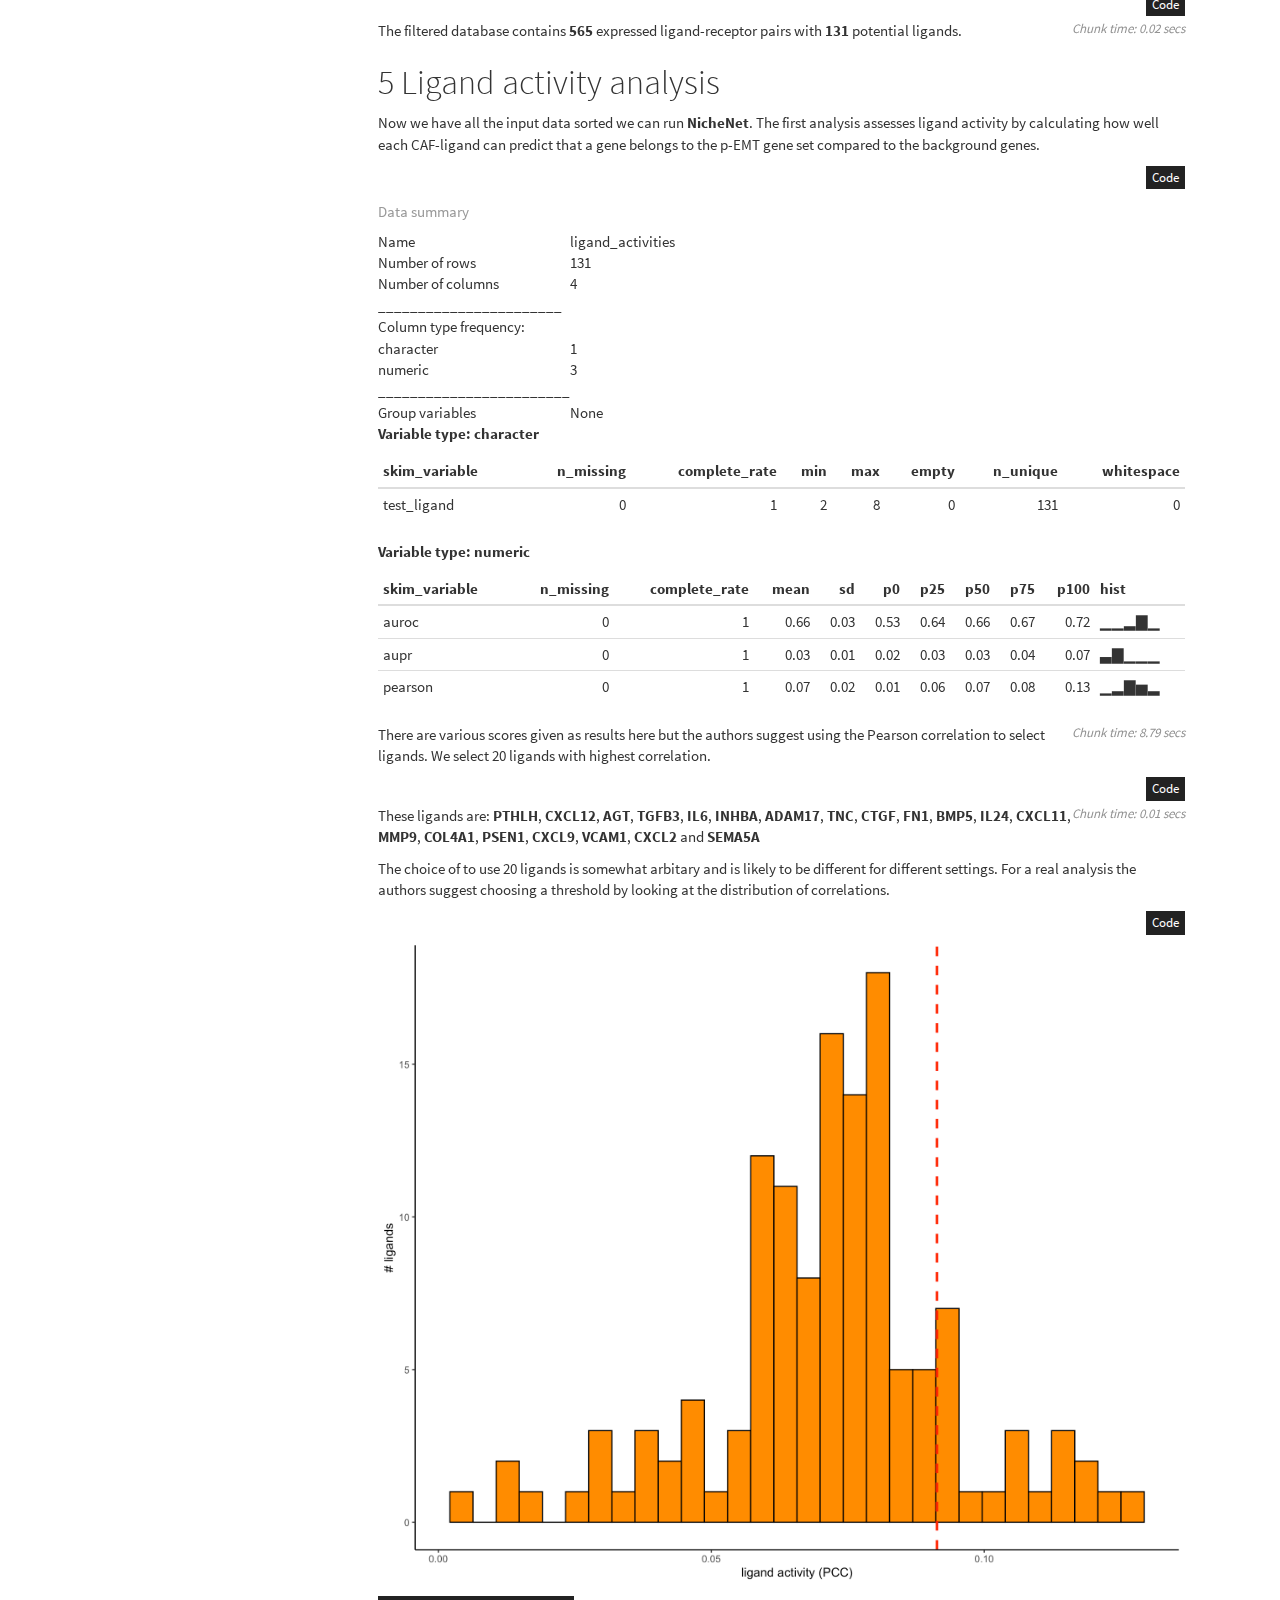
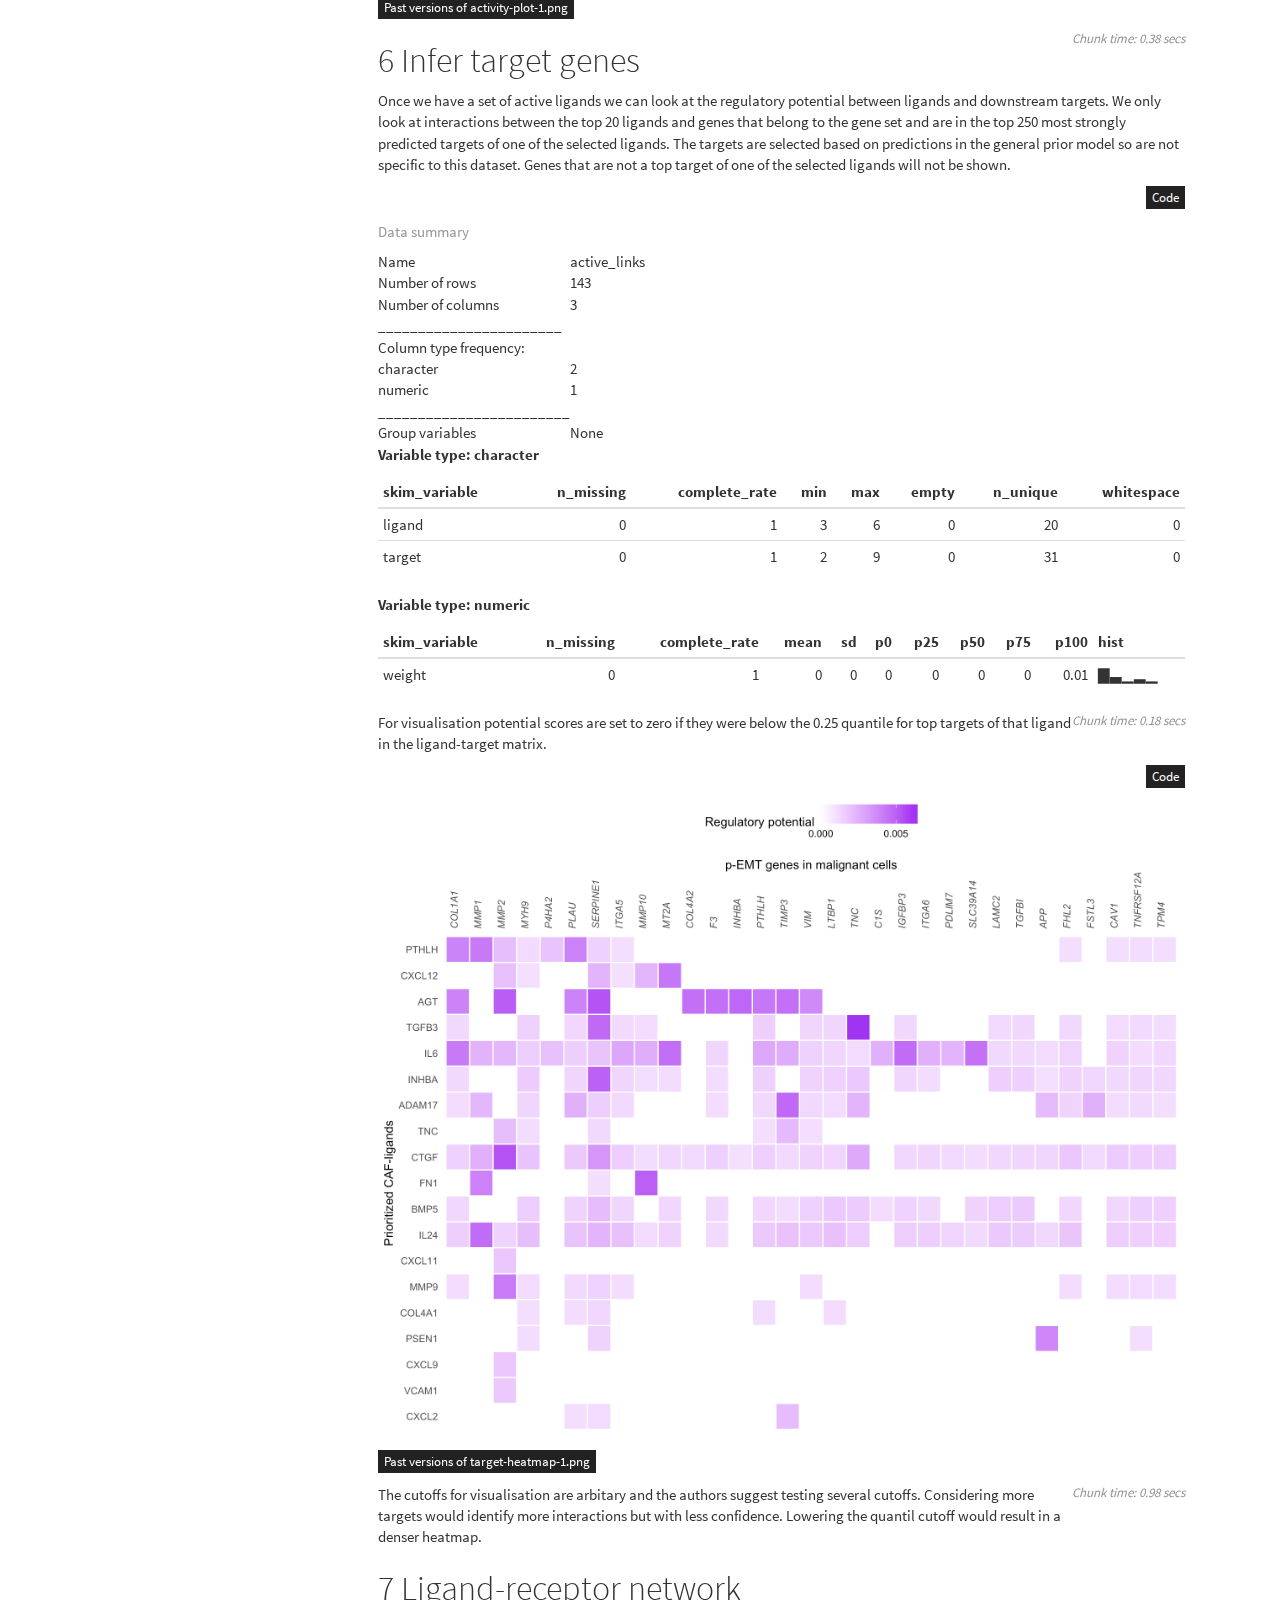
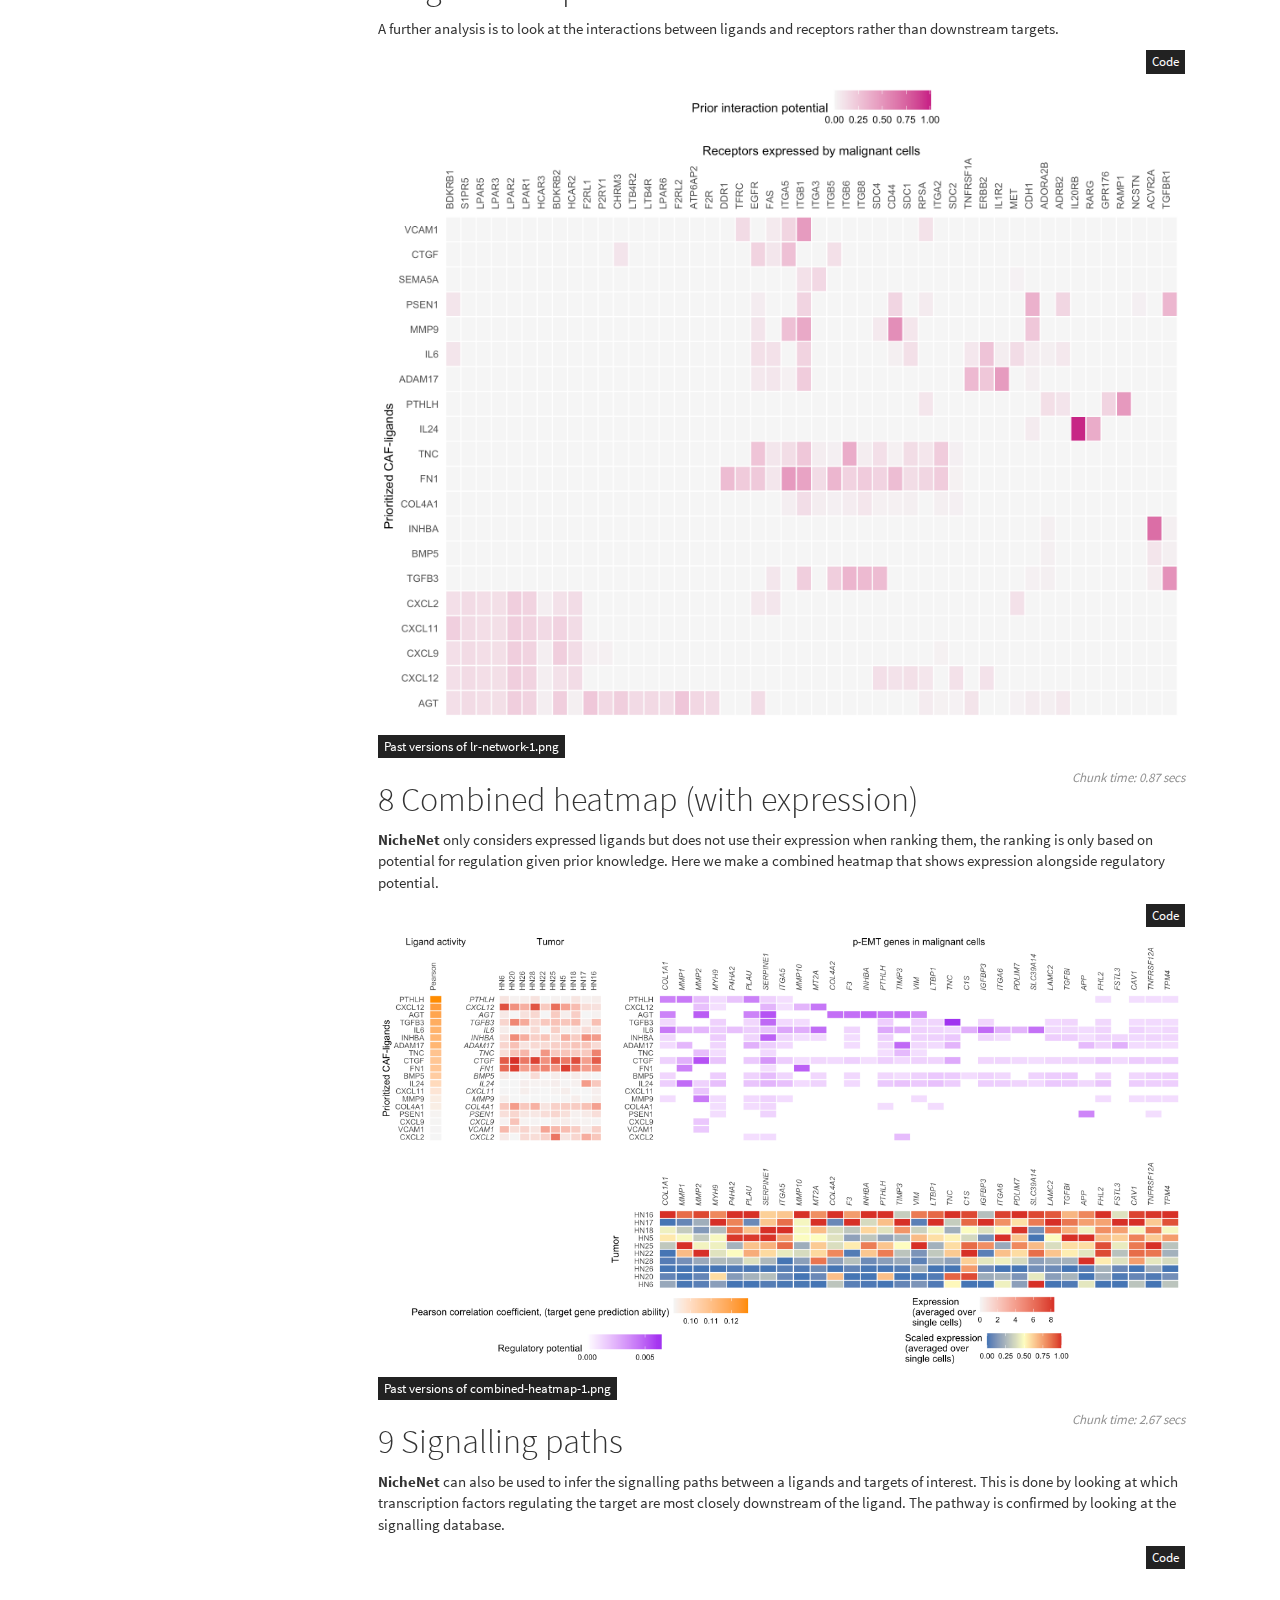
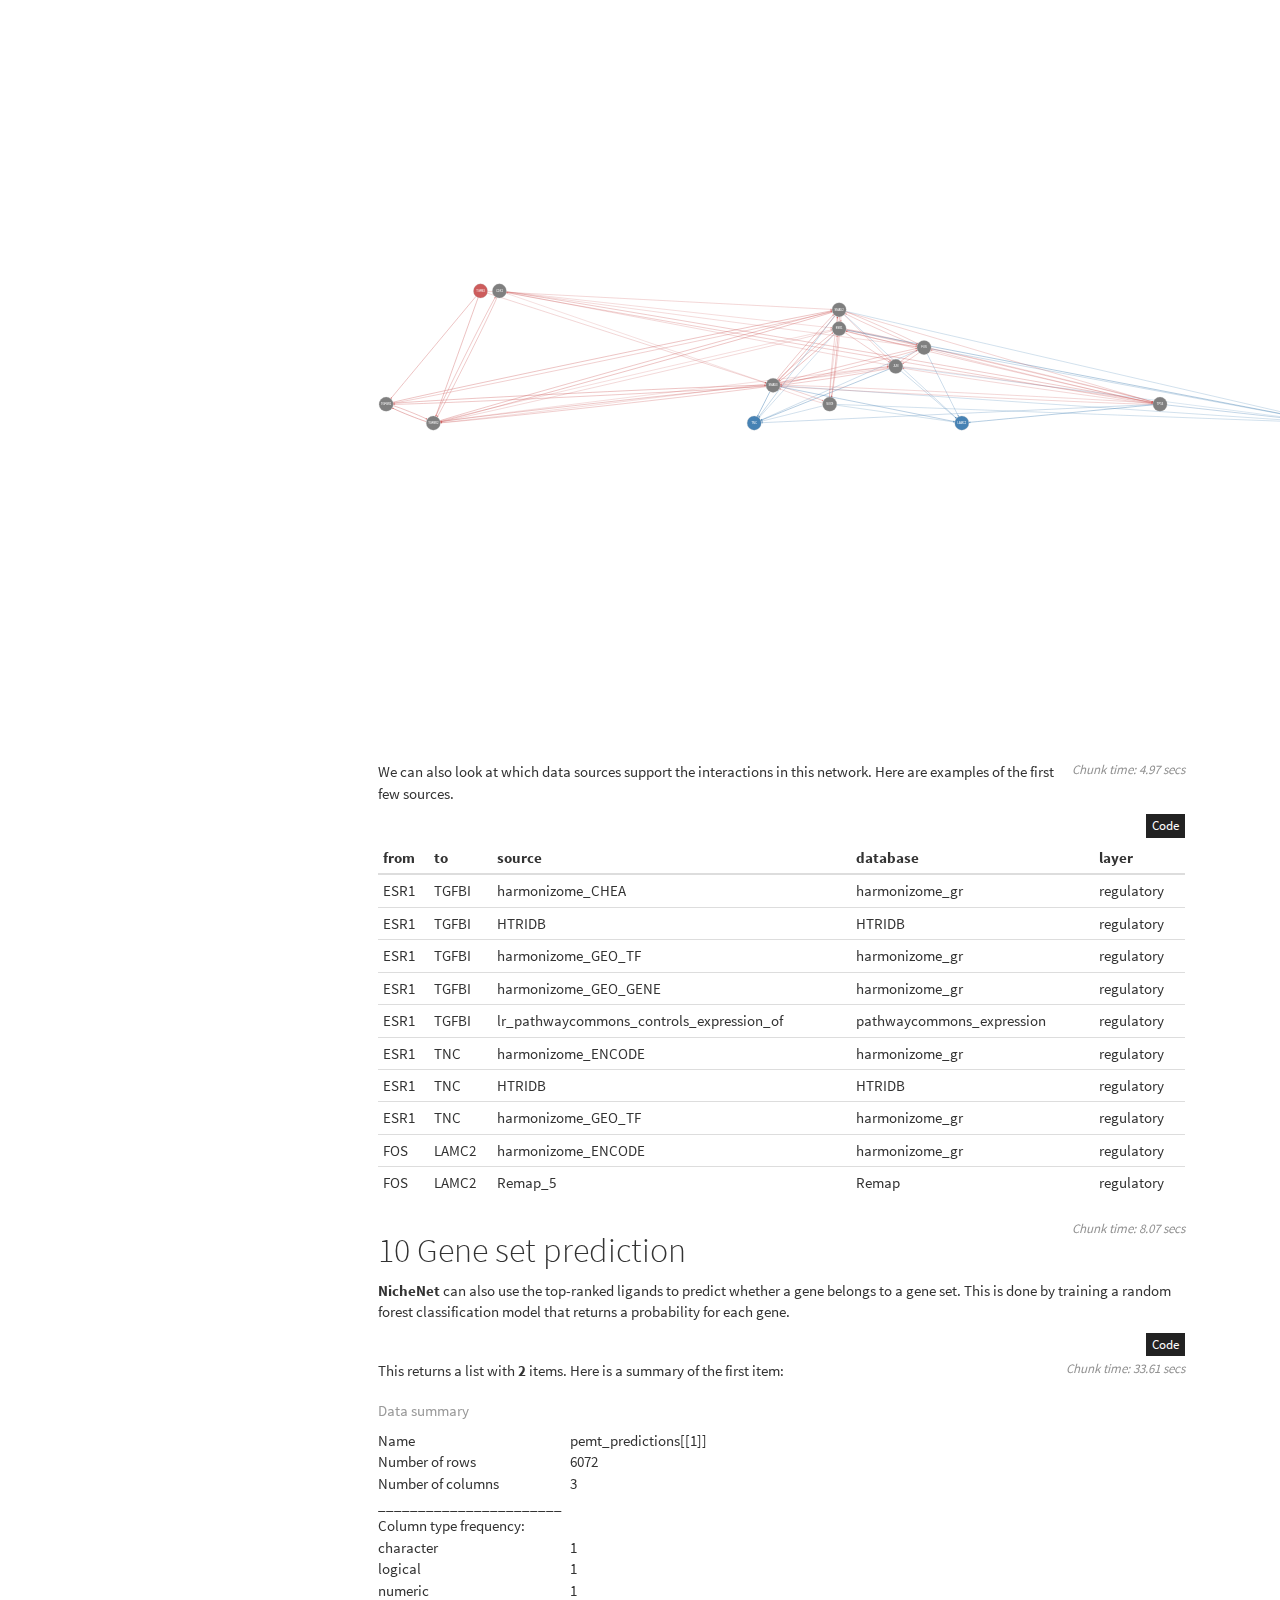
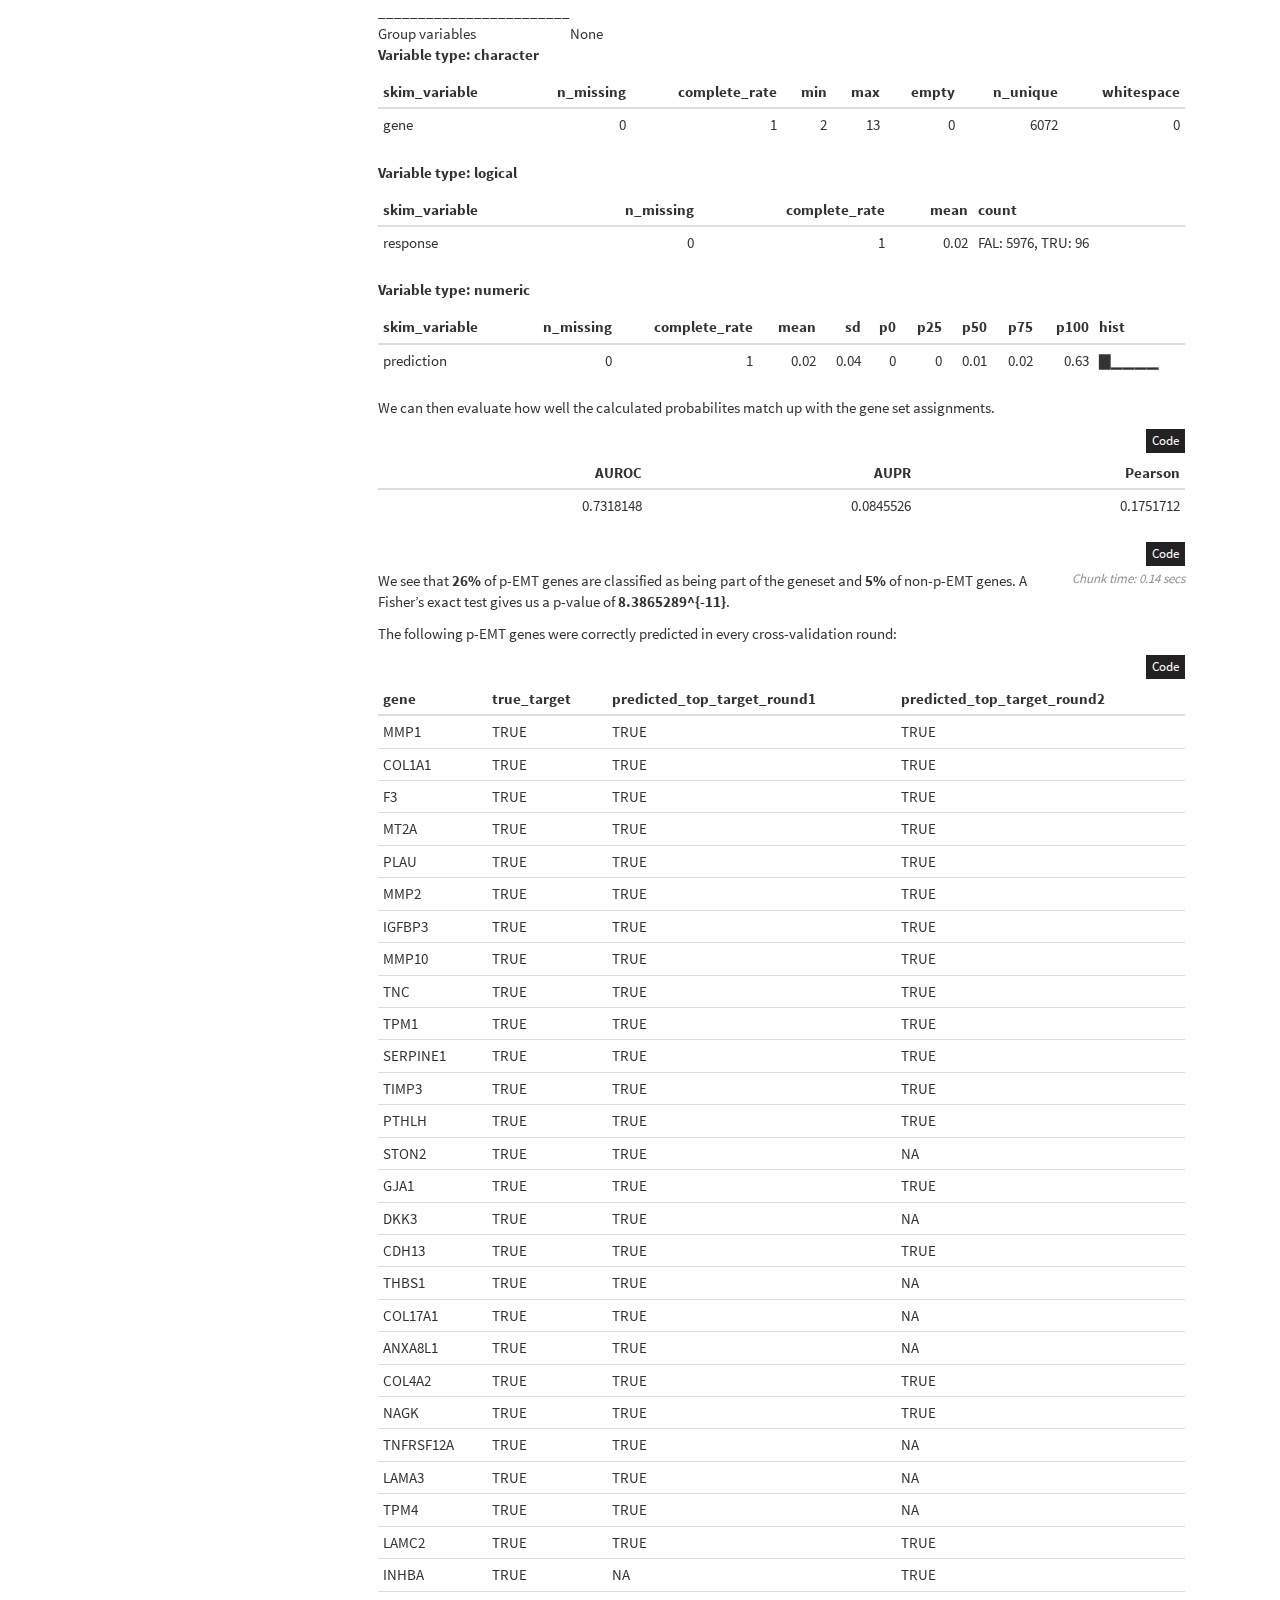
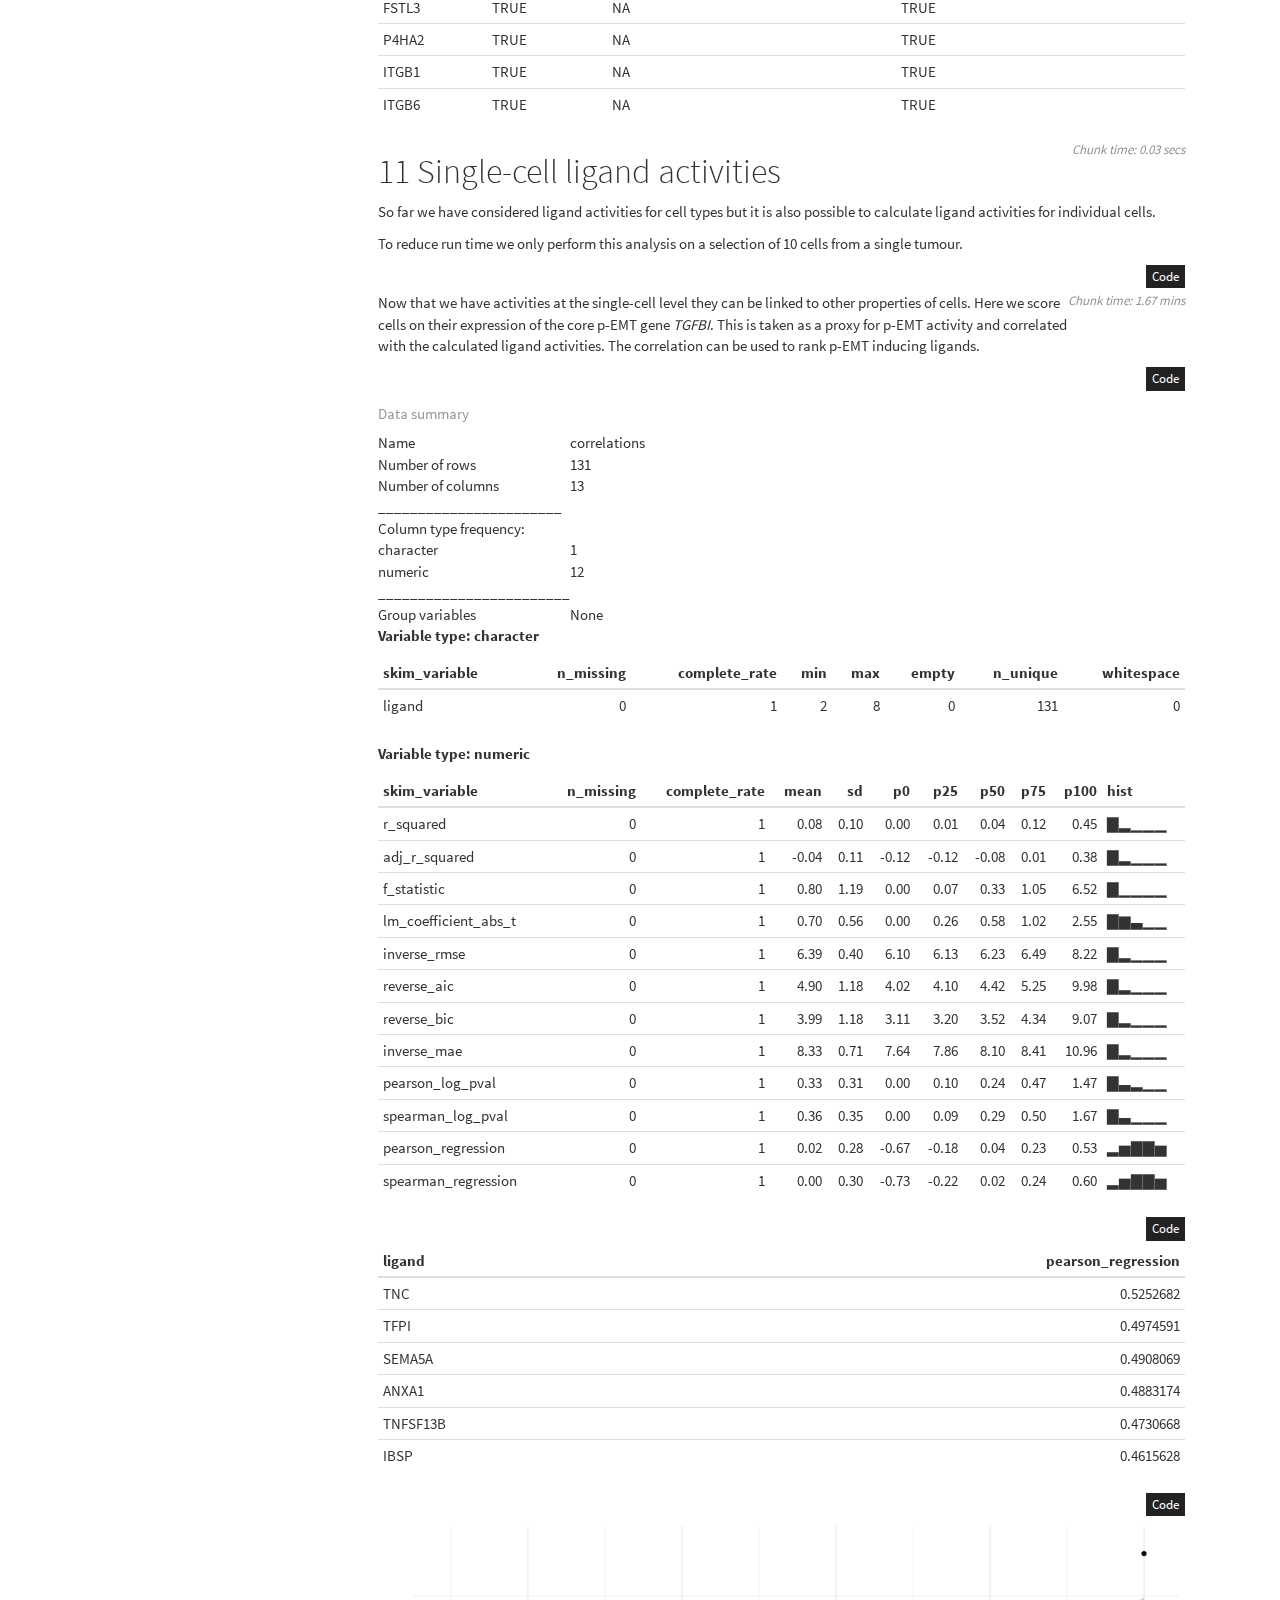
<file: docs/12-NicheNet.html>
<!DOCTYPE html>

<html>

<head>

<meta charset="utf-8" />
<meta name="generator" content="pandoc" />
<meta http-equiv="X-UA-Compatible" content="IE=EDGE" />




<title>NicheNet example</title>

<script src="site_libs/header-attrs-2.1/header-attrs.js"></script>
<script src="site_libs/jquery-1.11.3/jquery.min.js"></script>
<meta name="viewport" content="width=device-width, initial-scale=1" />
<link href="site_libs/bootstrap-3.3.5/css/cosmo.min.css" rel="stylesheet" />
<script src="site_libs/bootstrap-3.3.5/js/bootstrap.min.js"></script>
<script src="site_libs/bootstrap-3.3.5/shim/html5shiv.min.js"></script>
<script src="site_libs/bootstrap-3.3.5/shim/respond.min.js"></script>
<script src="site_libs/jqueryui-1.11.4/jquery-ui.min.js"></script>
<link href="site_libs/tocify-1.9.1/jquery.tocify.css" rel="stylesheet" />
<script src="site_libs/tocify-1.9.1/jquery.tocify.js"></script>
<script src="site_libs/navigation-1.1/tabsets.js"></script>
<script src="site_libs/navigation-1.1/codefolding.js"></script>
<script src="site_libs/navigation-1.1/sourceembed.js"></script>
<link href="site_libs/highlightjs-9.12.0/textmate.css" rel="stylesheet" />
<script src="site_libs/highlightjs-9.12.0/highlight.js"></script>
<link href="site_libs/pagedtable-1.1/css/pagedtable.css" rel="stylesheet" />
<script src="site_libs/pagedtable-1.1/js/pagedtable.js"></script>
<script src="site_libs/htmlwidgets-1.5.1/htmlwidgets.js"></script>
<script src="site_libs/viz-1.8.2/viz.js"></script>
<link href="site_libs/DiagrammeR-styles-0.2/styles.css" rel="stylesheet" />
<script src="site_libs/grViz-binding-1.0.5/grViz.js"></script>

<link rel="icon" href="https://github.com/workflowr/workflowr-assets/raw/master/img/reproducible.png">
<!-- Add a small amount of space between sections. -->
<style type="text/css">
div.section {
  padding-top: 12px;
}
</style>



<style type="text/css">code{white-space: pre;}</style>
<style type="text/css">
  pre:not([class]) {
    background-color: white;
  }
</style>
<script type="text/javascript">
if (window.hljs) {
  hljs.configure({languages: []});
  hljs.initHighlightingOnLoad();
  if (document.readyState && document.readyState === "complete") {
    window.setTimeout(function() { hljs.initHighlighting(); }, 0);
  }
}
</script>



<style type="text/css">
h1 {
  font-size: 34px;
}
h1.title {
  font-size: 38px;
}
h2 {
  font-size: 30px;
}
h3 {
  font-size: 24px;
}
h4 {
  font-size: 18px;
}
h5 {
  font-size: 16px;
}
h6 {
  font-size: 12px;
}
.table th:not([align]) {
  text-align: left;
}
#rmd-source-code {
  display: none;
}
</style>

<link rel="stylesheet" href="custom.css" type="text/css" />



<style type = "text/css">
.main-container {
  max-width: 940px;
  margin-left: auto;
  margin-right: auto;
}
code {
  color: inherit;
  background-color: rgba(0, 0, 0, 0.04);
}
img {
  max-width:100%;
}
.tabbed-pane {
  padding-top: 12px;
}
.html-widget {
  margin-bottom: 20px;
}
button.code-folding-btn:focus {
  outline: none;
}
summary {
  display: list-item;
}
</style>


<style type="text/css">
/* padding for bootstrap navbar */
body {
  padding-top: 51px;
  padding-bottom: 40px;
}
/* offset scroll position for anchor links (for fixed navbar)  */
.section h1 {
  padding-top: 56px;
  margin-top: -56px;
}
.section h2 {
  padding-top: 56px;
  margin-top: -56px;
}
.section h3 {
  padding-top: 56px;
  margin-top: -56px;
}
.section h4 {
  padding-top: 56px;
  margin-top: -56px;
}
.section h5 {
  padding-top: 56px;
  margin-top: -56px;
}
.section h6 {
  padding-top: 56px;
  margin-top: -56px;
}
.dropdown-submenu {
  position: relative;
}
.dropdown-submenu>.dropdown-menu {
  top: 0;
  left: 100%;
  margin-top: -6px;
  margin-left: -1px;
  border-radius: 0 6px 6px 6px;
}
.dropdown-submenu:hover>.dropdown-menu {
  display: block;
}
.dropdown-submenu>a:after {
  display: block;
  content: " ";
  float: right;
  width: 0;
  height: 0;
  border-color: transparent;
  border-style: solid;
  border-width: 5px 0 5px 5px;
  border-left-color: #cccccc;
  margin-top: 5px;
  margin-right: -10px;
}
.dropdown-submenu:hover>a:after {
  border-left-color: #ffffff;
}
.dropdown-submenu.pull-left {
  float: none;
}
.dropdown-submenu.pull-left>.dropdown-menu {
  left: -100%;
  margin-left: 10px;
  border-radius: 6px 0 6px 6px;
}
</style>

<script>
// manage active state of menu based on current page
$(document).ready(function () {
  // active menu anchor
  href = window.location.pathname
  href = href.substr(href.lastIndexOf('/') + 1)
  if (href === "")
    href = "index.html";
  var menuAnchor = $('a[href="' + href + '"]');

  // mark it active
  menuAnchor.parent().addClass('active');

  // if it's got a parent navbar menu mark it active as well
  menuAnchor.closest('li.dropdown').addClass('active');
});
</script>

<!-- tabsets -->

<style type="text/css">
.tabset-dropdown > .nav-tabs {
  display: inline-table;
  max-height: 500px;
  min-height: 44px;
  overflow-y: auto;
  background: white;
  border: 1px solid #ddd;
  border-radius: 4px;
}

.tabset-dropdown > .nav-tabs > li.active:before {
  content: "";
  font-family: 'Glyphicons Halflings';
  display: inline-block;
  padding: 10px;
  border-right: 1px solid #ddd;
}

.tabset-dropdown > .nav-tabs.nav-tabs-open > li.active:before {
  content: "&#xe258;";
  border: none;
}

.tabset-dropdown > .nav-tabs.nav-tabs-open:before {
  content: "";
  font-family: 'Glyphicons Halflings';
  display: inline-block;
  padding: 10px;
  border-right: 1px solid #ddd;
}

.tabset-dropdown > .nav-tabs > li.active {
  display: block;
}

.tabset-dropdown > .nav-tabs > li > a,
.tabset-dropdown > .nav-tabs > li > a:focus,
.tabset-dropdown > .nav-tabs > li > a:hover {
  border: none;
  display: inline-block;
  border-radius: 4px;
  background-color: transparent;
}

.tabset-dropdown > .nav-tabs.nav-tabs-open > li {
  display: block;
  float: none;
}

.tabset-dropdown > .nav-tabs > li {
  display: none;
}
</style>

<!-- code folding -->
<style type="text/css">
.code-folding-btn { margin-bottom: 4px; }
</style>



<style type="text/css">

#TOC {
  margin: 25px 0px 20px 0px;
}
@media (max-width: 768px) {
#TOC {
  position: relative;
  width: 100%;
}
}

@media print {
.toc-content {
  /* see https://github.com/w3c/csswg-drafts/issues/4434 */
  float: right;
}
}

.toc-content {
  padding-left: 30px;
  padding-right: 40px;
}

div.main-container {
  max-width: 1200px;
}

div.tocify {
  width: 20%;
  max-width: 260px;
  max-height: 85%;
}

@media (min-width: 768px) and (max-width: 991px) {
  div.tocify {
    width: 25%;
  }
}

@media (max-width: 767px) {
  div.tocify {
    width: 100%;
    max-width: none;
  }
}

.tocify ul, .tocify li {
  line-height: 20px;
}

.tocify-subheader .tocify-item {
  font-size: 0.90em;
}

.tocify .list-group-item {
  border-radius: 0px;
}


</style>



</head>

<body>


<div class="container-fluid main-container">


<!-- setup 3col/9col grid for toc_float and main content  -->
<div class="row-fluid">
<div class="col-xs-12 col-sm-4 col-md-3">
<div id="TOC" class="tocify">
</div>
</div>

<div class="toc-content col-xs-12 col-sm-8 col-md-9">



<div id="nav-placeholder"></div>

<script>
$(function(){
  $("#nav-placeholder").load("navbar-content.html");
});
</script>

<div class="fluid-row" id="header">

<div class="btn-group pull-right">
<button type="button" class="btn btn-default btn-xs dropdown-toggle" data-toggle="dropdown" aria-haspopup="true" aria-expanded="false"><span>Code</span> <span class="caret"></span></button>
<ul class="dropdown-menu" style="min-width: 50px;">
<li><a id="rmd-show-all-code" href="#">Show All Code</a></li>
<li><a id="rmd-hide-all-code" href="#">Hide All Code</a></li>
<li role="separator" class="divider"></li>
<li><a id="rmd-download-source" href="#">Download Rmd</a></li>
</ul>
</div>



<h1 class="title toc-ignore">NicheNet example</h1>

</div>


<p>
<button type="button" class="btn btn-default btn-workflowr btn-workflowr-report" data-toggle="collapse" data-target="#workflowr-report">
<span class="glyphicon glyphicon-list" aria-hidden="true"></span> workflowr <span class="glyphicon glyphicon-ok text-success" aria-hidden="true"></span>
</button>
</p>
<div id="workflowr-report" class="collapse">
<ul class="nav nav-tabs">
<li class="active">
<a data-toggle="tab" href="#summary">Summary</a>
</li>
<li>
<a data-toggle="tab" href="#checks"> Checks <span class="glyphicon glyphicon-ok text-success" aria-hidden="true"></span> </a>
</li>
<li>
<a data-toggle="tab" href="#versions">Past versions</a>
</li>
</ul>
<div class="tab-content">
<div id="summary" class="tab-pane fade in active">
<p>
<strong>Last updated:</strong> 2020-11-24
</p>
<p>
<strong>Checks:</strong> <span class="glyphicon glyphicon-ok text-success" aria-hidden="true"></span> 7 <span class="glyphicon glyphicon-exclamation-sign text-danger" aria-hidden="true"></span> 0
</p>
<p>
<strong>Knit directory:</strong> <code>interaction-tools/</code> <span class="glyphicon glyphicon-question-sign" aria-hidden="true" title="This is the local directory in which the code in this file was executed."> </span>
</p>
<p>
This reproducible <a href="http://rmarkdown.rstudio.com">R Markdown</a> analysis was created with <a
  href="https://github.com/jdblischak/workflowr">workflowr</a> (version 1.6.2). The <em>Checks</em> tab describes the reproducibility checks that were applied when the results were created. The <em>Past versions</em> tab lists the development history.
</p>
<hr>
</div>
<div id="checks" class="tab-pane fade">
<div id="workflowr-checks" class="panel-group">
<div class="panel panel-default">
<div class="panel-heading">
<p class="panel-title">
<a data-toggle="collapse" data-parent="#workflowr-checks" href="#strongRMarkdownfilestronguptodate"> <span class="glyphicon glyphicon-ok text-success" aria-hidden="true"></span> <strong>R Markdown file:</strong> up-to-date </a>
</p>
</div>
<div id="strongRMarkdownfilestronguptodate" class="panel-collapse collapse">
<div class="panel-body">
<p>Great! Since the R Markdown file has been committed to the Git repository, you know the exact version of the code that produced these results.</p>
</div>
</div>
</div>
<div class="panel panel-default">
<div class="panel-heading">
<p class="panel-title">
<a data-toggle="collapse" data-parent="#workflowr-checks" href="#strongEnvironmentstrongempty"> <span class="glyphicon glyphicon-ok text-success" aria-hidden="true"></span> <strong>Environment:</strong> empty </a>
</p>
</div>
<div id="strongEnvironmentstrongempty" class="panel-collapse collapse">
<div class="panel-body">
<p>Great job! The global environment was empty. Objects defined in the global environment can affect the analysis in your R Markdown file in unknown ways. For reproduciblity it’s best to always run the code in an empty environment.</p>
</div>
</div>
</div>
<div class="panel panel-default">
<div class="panel-heading">
<p class="panel-title">
<a data-toggle="collapse" data-parent="#workflowr-checks" href="#strongSeedstrongcodesetseed20191213code"> <span class="glyphicon glyphicon-ok text-success" aria-hidden="true"></span> <strong>Seed:</strong> <code>set.seed(20191213)</code> </a>
</p>
</div>
<div id="strongSeedstrongcodesetseed20191213code" class="panel-collapse collapse">
<div class="panel-body">
<p>The command <code>set.seed(20191213)</code> was run prior to running the code in the R Markdown file. Setting a seed ensures that any results that rely on randomness, e.g. subsampling or permutations, are reproducible.</p>
</div>
</div>
</div>
<div class="panel panel-default">
<div class="panel-heading">
<p class="panel-title">
<a data-toggle="collapse" data-parent="#workflowr-checks" href="#strongSessioninformationstrongrecorded"> <span class="glyphicon glyphicon-ok text-success" aria-hidden="true"></span> <strong>Session information:</strong> recorded </a>
</p>
</div>
<div id="strongSessioninformationstrongrecorded" class="panel-collapse collapse">
<div class="panel-body">
<p>Great job! Recording the operating system, R version, and package versions is critical for reproducibility.</p>
</div>
</div>
</div>
<div class="panel panel-default">
<div class="panel-heading">
<p class="panel-title">
<a data-toggle="collapse" data-parent="#workflowr-checks" href="#strongCachestrongnone"> <span class="glyphicon glyphicon-ok text-success" aria-hidden="true"></span> <strong>Cache:</strong> none </a>
</p>
</div>
<div id="strongCachestrongnone" class="panel-collapse collapse">
<div class="panel-body">
<p>Nice! There were no cached chunks for this analysis, so you can be confident that you successfully produced the results during this run.</p>
</div>
</div>
</div>
<div class="panel panel-default">
<div class="panel-heading">
<p class="panel-title">
<a data-toggle="collapse" data-parent="#workflowr-checks" href="#strongFilepathsstrongrelative"> <span class="glyphicon glyphicon-ok text-success" aria-hidden="true"></span> <strong>File paths:</strong> relative </a>
</p>
</div>
<div id="strongFilepathsstrongrelative" class="panel-collapse collapse">
<div class="panel-body">
<p>Great job! Using relative paths to the files within your workflowr project makes it easier to run your code on other machines.</p>
</div>
</div>
</div>
<div class="panel panel-default">
<div class="panel-heading">
<p class="panel-title">
<a data-toggle="collapse" data-parent="#workflowr-checks" href="#strongRepositoryversionstrongahrefhttpgithubcomlazappiiteractiontoolstree0333fe338ef08f0c7d43a9b4e271a49de2880d12targetblank0333fe3a"> <span class="glyphicon glyphicon-ok text-success" aria-hidden="true"></span> <strong>Repository version:</strong> <a href="http://github.com/lazappi/iteraction-tools/tree/0333fe338ef08f0c7d43a9b4e271a49de2880d12" target="_blank">0333fe3</a> </a>
</p>
</div>
<div id="strongRepositoryversionstrongahrefhttpgithubcomlazappiiteractiontoolstree0333fe338ef08f0c7d43a9b4e271a49de2880d12targetblank0333fe3a" class="panel-collapse collapse">
<div class="panel-body">
<p>
Great! You are using Git for version control. Tracking code development and connecting the code version to the results is critical for reproducibility.
</p>
<p>
The results in this page were generated with repository version <a href="http://github.com/lazappi/iteraction-tools/tree/0333fe338ef08f0c7d43a9b4e271a49de2880d12" target="_blank">0333fe3</a>. See the <em>Past versions</em> tab to see a history of the changes made to the R Markdown and HTML files.
</p>
<p>
Note that you need to be careful to ensure that all relevant files for the analysis have been committed to Git prior to generating the results (you can use <code>wflow_publish</code> or <code>wflow_git_commit</code>). workflowr only checks the R Markdown file, but you know if there are other scripts or data files that it depends on. Below is the status of the Git repository when the results were generated:
</p>
<pre><code>
Ignored files:
    Ignored:    .Rhistory
    Ignored:    .Rproj.user/
    Ignored:    .drake/
    Ignored:    data/COMUNET/
    Ignored:    data/CellChat/
    Ignored:    data/ICELLNET/
    Ignored:    data/NicheNet/
    Ignored:    data/cellphonedb/
    Ignored:    data/celltalker/
    Ignored:    output/14-CellChat.Rmd/
    Ignored:    output/15-talklr.Rmd/
    Ignored:    output/16-CiteFuse.Rmd/
    Ignored:    output/17-scTHI.Rmd/
    Ignored:    output/18-celltalker.Rmd/
    Ignored:    output/index.Rmd/
    Ignored:    renv/library/
    Ignored:    renv/python/
    Ignored:    renv/staging/

Unstaged changes:
    Modified:   _drake.R

</code></pre>
<p>
Note that any generated files, e.g. HTML, png, CSS, etc., are not included in this status report because it is ok for generated content to have uncommitted changes.
</p>
</div>
</div>
</div>
</div>
<hr>
</div>
<div id="versions" class="tab-pane fade">

<p>
These are the previous versions of the repository in which changes were made to the R Markdown (<code>analysis/12-NicheNet.Rmd</code>) and HTML (<code>docs/12-NicheNet.html</code>) files. If you’ve configured a remote Git repository (see <code>?wflow_git_remote</code>), click on the hyperlinks in the table below to view the files as they were in that past version.
</p>
<div class="table-responsive">
<table class="table table-condensed table-hover">
<thead>
<tr>
<th>
File
</th>
<th>
Version
</th>
<th>
Author
</th>
<th>
Date
</th>
<th>
Message
</th>
</tr>
</thead>
<tbody>
<tr>
<td>
html
</td>
<td>
<a href="http://github.com/lazappi/iteraction-tools/blob/3feea4cdca67af4628301c4c51dc51626ceecd65/docs/12-NicheNet.html" target="_blank">3feea4c</a>
</td>
<td>
Luke Zappia
</td>
<td>
2020-05-27
</td>
<td>
Add chunk timing to documents
</td>
</tr>
<tr>
<td>
html
</td>
<td>
<a href="http://github.com/lazappi/iteraction-tools/blob/d3bd2d6fed1fd569f6042a1f6e3b9d6e2b5ce453/docs/12-NicheNet.html" target="_blank">d3bd2d6</a>
</td>
<td>
Luke Zappia
</td>
<td>
2020-05-27
</td>
<td>
Add NicheNet to drake
</td>
</tr>
<tr>
<td>
Rmd
</td>
<td>
<a href="http://github.com/lazappi/iteraction-tools/blob/749bd0242f7da81223b7210a0f2402ce5cc58596/analysis/12-NicheNet.Rmd" target="_blank">749bd02</a>
</td>
<td>
Luke Zappia
</td>
<td>
2020-05-26
</td>
<td>
Added remaining NicheNet examples
</td>
</tr>
<tr>
<td>
Rmd
</td>
<td>
<a href="http://github.com/lazappi/iteraction-tools/blob/7fbd88f7374363d024e65916c978418e7c9081c9/analysis/12-NicheNet.Rmd" target="_blank">7fbd88f</a>
</td>
<td>
Luke Zappia
</td>
<td>
2020-05-26
</td>
<td>
Add signalling pathway to NicheNet
</td>
</tr>
<tr>
<td>
Rmd
</td>
<td>
<a href="http://github.com/lazappi/iteraction-tools/blob/701ded48d25a9cd7c5613a5ae035cebeeb26a917/analysis/12-NicheNet.Rmd" target="_blank">701ded4</a>
</td>
<td>
Luke Zappia
</td>
<td>
2020-05-19
</td>
<td>
Add rest of main NicheNet tutorial
</td>
</tr>
<tr>
<td>
Rmd
</td>
<td>
<a href="http://github.com/lazappi/iteraction-tools/blob/0cf961b04674956fbbabfb4ded5a910d72a84d1d/analysis/12-NicheNet.Rmd" target="_blank">0cf961b</a>
</td>
<td>
Luke Zappia
</td>
<td>
2020-05-18
</td>
<td>
Add most of first NicheNet tutorial
</td>
</tr>
<tr>
<td>
Rmd
</td>
<td>
<a href="http://github.com/lazappi/iteraction-tools/blob/58b31437e5d9b4c273d0b17d77d645002dec51fe/analysis/12-NicheNet.Rmd" target="_blank">58b3143</a>
</td>
<td>
Luke Zappia
</td>
<td>
2020-05-08
</td>
<td>
Set up NicheNet example file
</td>
</tr>
</tbody>
</table>
</div>
<hr>
</div>
</div>
</div>
<pre class="r"><code># Setup document
source(here::here(&quot;code&quot;, &quot;setup.R&quot;))

# Function dependencies
invisible(drake::readd(download_link))</code></pre>
<div id="introduction" class="section level1 unnumbered" number="">
<h1 class="unnumbered" number="">Introduction</h1>
<p>In this document we are going to run through the example analysis for the <strong>NicheNet</strong> tool and have a look at the output it produces. More information about <strong>NicheNet</strong> can be found at <a href="https://github.com/saeyslab/nichenetr" class="uri">https://github.com/saeyslab/nichenetr</a>.</p>
<pre class="r"><code>library(&quot;nichenetr&quot;)
library(&quot;RColorBrewer&quot;)
library(&quot;cowplot&quot;)
library(&quot;ggpubr&quot;)
library(&quot;circlize&quot;)

conflict_prefer(&quot;get_legend&quot;, &quot;cowplot&quot;)</code></pre>
<p class="timeit">
Chunk time: 2.15 secs
</p>
</div>
<div id="input" class="section level1" number="1">
<h1 number="1"><span class="header-section-number">1</span> Input</h1>
<p><strong>NicheNet</strong> takes several inputs for different parts of the analysis. These include a matrix of ligand targets, a ligand-receptor network, network weights, an scRNA-seq dataset and a gene set of interest.</p>
<div id="ligand-target-matrix" class="section level2" number="1.1">
<h2 number="1.1"><span class="header-section-number">1.1</span> Ligand-target matrix</h2>
<p>This matrix contains the prior potential that a particular ligand might regulate the expression of a specific target gene. Here is a snippet of the matrix:</p>
<pre class="r"><code># From https://zenodo.org/record/3260758/files/ligand_target_matrix.rds
ligand_targets &lt;- read_rds(
    fs::path(PATHS$NicheNet_in, &quot;ligand_target_matrix.Rds&quot;)
)

pander(ligand_targets[1:5, 1:5])</code></pre>
<table>
<colgroup>
<col width="20%" />
<col width="16%" />
<col width="16%" />
<col width="16%" />
<col width="16%" />
<col width="16%" />
</colgroup>
<thead>
<tr class="header">
<th align="center"> </th>
<th align="center">CXCL1</th>
<th align="center">CXCL2</th>
<th align="center">CXCL3</th>
<th align="center">CXCL5</th>
<th align="center">PPBP</th>
</tr>
</thead>
<tbody>
<tr class="odd">
<td align="center"><strong>A1BG</strong></td>
<td align="center">0.0003534</td>
<td align="center">0.0004041</td>
<td align="center">0.000373</td>
<td align="center">0.0003081</td>
<td align="center">0.0002628</td>
</tr>
<tr class="even">
<td align="center"><strong>A1BG-AS1</strong></td>
<td align="center">0.0001651</td>
<td align="center">0.0001509</td>
<td align="center">0.0001584</td>
<td align="center">0.0001317</td>
<td align="center">0.0001232</td>
</tr>
<tr class="odd">
<td align="center"><strong>A1CF</strong></td>
<td align="center">0.0005787</td>
<td align="center">0.0004596</td>
<td align="center">0.0003896</td>
<td align="center">0.0003293</td>
<td align="center">0.0003212</td>
</tr>
<tr class="even">
<td align="center"><strong>A2M</strong></td>
<td align="center">0.0006027</td>
<td align="center">0.0005997</td>
<td align="center">0.0005164</td>
<td align="center">0.0004517</td>
<td align="center">0.0004591</td>
</tr>
<tr class="odd">
<td align="center"><strong>A2M-AS1</strong></td>
<td align="center">8.899e-05</td>
<td align="center">8.243e-05</td>
<td align="center">7.484e-05</td>
<td align="center">4.913e-05</td>
<td align="center">5.12e-05</td>
</tr>
</tbody>
</table>
<p class="timeit">
Chunk time: 1.22 secs
</p>
<p>The full matrix has <strong>25345</strong> rows (targets) and <strong>688</strong> columns (ligands).</p>
</div>
<div id="ligand-receptor-network" class="section level2" number="1.2">
<h2 number="1.2"><span class="header-section-number">1.2</span> Ligand-receptor network</h2>
<p>This is a database of ligand-receptor pairs with information about their source.</p>
<pre class="r"><code># From https://zenodo.org/record/3260758/files/lr_network.rds
lr_network &lt;- read_rds(fs::path(PATHS$NicheNet_in, &quot;lr_network.Rds&quot;))

skim(lr_network)</code></pre>
<table>
<caption>Data summary</caption>
<tbody>
<tr class="odd">
<td align="left">Name</td>
<td align="left">lr_network</td>
</tr>
<tr class="even">
<td align="left">Number of rows</td>
<td align="left">12651</td>
</tr>
<tr class="odd">
<td align="left">Number of columns</td>
<td align="left">4</td>
</tr>
<tr class="even">
<td align="left">_______________________</td>
<td align="left"></td>
</tr>
<tr class="odd">
<td align="left">Column type frequency:</td>
<td align="left"></td>
</tr>
<tr class="even">
<td align="left">character</td>
<td align="left">4</td>
</tr>
<tr class="odd">
<td align="left">________________________</td>
<td align="left"></td>
</tr>
<tr class="even">
<td align="left">Group variables</td>
<td align="left">None</td>
</tr>
</tbody>
</table>
<p><strong>Variable type: character</strong></p>
<table>
<thead>
<tr class="header">
<th align="left">skim_variable</th>
<th align="right">n_missing</th>
<th align="right">complete_rate</th>
<th align="right">min</th>
<th align="right">max</th>
<th align="right">empty</th>
<th align="right">n_unique</th>
<th align="right">whitespace</th>
</tr>
</thead>
<tbody>
<tr class="odd">
<td align="left">from</td>
<td align="right">0</td>
<td align="right">1</td>
<td align="right">2</td>
<td align="right">9</td>
<td align="right">0</td>
<td align="right">688</td>
<td align="right">0</td>
</tr>
<tr class="even">
<td align="left">to</td>
<td align="right">0</td>
<td align="right">1</td>
<td align="right">2</td>
<td align="right">9</td>
<td align="right">0</td>
<td align="right">857</td>
<td align="right">0</td>
</tr>
<tr class="odd">
<td align="left">source</td>
<td align="right">0</td>
<td align="right">1</td>
<td align="right">6</td>
<td align="right">18</td>
<td align="right">0</td>
<td align="right">14</td>
<td align="right">0</td>
</tr>
<tr class="even">
<td align="left">database</td>
<td align="right">0</td>
<td align="right">1</td>
<td align="right">4</td>
<td align="right">18</td>
<td align="right">0</td>
<td align="right">5</td>
<td align="right">0</td>
</tr>
</tbody>
</table>
<p class="timeit">
Chunk time: 0.13 secs
</p>
</div>
<div id="gene-receptor-network" class="section level2" number="1.3">
<h2 number="1.3"><span class="header-section-number">1.3</span> Gene-receptor network</h2>
<p>This is a database of gene-receptor pairs with information about their source.</p>
<pre class="r"><code># From https://zenodo.org/record/3260758/files/gr_network.rds
gr_network &lt;- read_rds(fs::path(PATHS$NicheNet_in, &quot;gr_network.Rds&quot;))

skim(gr_network)</code></pre>
<table>
<caption>Data summary</caption>
<tbody>
<tr class="odd">
<td align="left">Name</td>
<td align="left">gr_network</td>
</tr>
<tr class="even">
<td align="left">Number of rows</td>
<td align="left">3592299</td>
</tr>
<tr class="odd">
<td align="left">Number of columns</td>
<td align="left">4</td>
</tr>
<tr class="even">
<td align="left">_______________________</td>
<td align="left"></td>
</tr>
<tr class="odd">
<td align="left">Column type frequency:</td>
<td align="left"></td>
</tr>
<tr class="even">
<td align="left">character</td>
<td align="left">4</td>
</tr>
<tr class="odd">
<td align="left">________________________</td>
<td align="left"></td>
</tr>
<tr class="even">
<td align="left">Group variables</td>
<td align="left">None</td>
</tr>
</tbody>
</table>
<p><strong>Variable type: character</strong></p>
<table>
<thead>
<tr class="header">
<th align="left">skim_variable</th>
<th align="right">n_missing</th>
<th align="right">complete_rate</th>
<th align="right">min</th>
<th align="right">max</th>
<th align="right">empty</th>
<th align="right">n_unique</th>
<th align="right">whitespace</th>
</tr>
</thead>
<tbody>
<tr class="odd">
<td align="left">from</td>
<td align="right">0</td>
<td align="right">1</td>
<td align="right">1</td>
<td align="right">11</td>
<td align="right">0</td>
<td align="right">4486</td>
<td align="right">0</td>
</tr>
<tr class="even">
<td align="left">to</td>
<td align="right">0</td>
<td align="right">1</td>
<td align="right">1</td>
<td align="right">22</td>
<td align="right">0</td>
<td align="right">25103</td>
<td align="right">0</td>
</tr>
<tr class="odd">
<td align="left">source</td>
<td align="right">0</td>
<td align="right">1</td>
<td align="right">6</td>
<td align="right">40</td>
<td align="right">0</td>
<td align="right">20</td>
<td align="right">0</td>
</tr>
<tr class="even">
<td align="left">database</td>
<td align="right">0</td>
<td align="right">1</td>
<td align="right">5</td>
<td align="right">25</td>
<td align="right">0</td>
<td align="right">8</td>
<td align="right">0</td>
</tr>
</tbody>
</table>
<p class="timeit">
Chunk time: 12.47 secs
</p>
</div>
<div id="signalling-network" class="section level2" number="1.4">
<h2 number="1.4"><span class="header-section-number">1.4</span> Signalling network</h2>
<p>This is a database of signalling interactions with information about their source.</p>
<pre class="r"><code># From https://zenodo.org/record/3260758/files/signaling_network.rds
sig_network &lt;- read_rds(fs::path(PATHS$NicheNet_in, &quot;signaling_network.Rds&quot;))

skim(sig_network)</code></pre>
<table>
<caption>Data summary</caption>
<tbody>
<tr class="odd">
<td align="left">Name</td>
<td align="left">sig_network</td>
</tr>
<tr class="even">
<td align="left">Number of rows</td>
<td align="left">3621987</td>
</tr>
<tr class="odd">
<td align="left">Number of columns</td>
<td align="left">4</td>
</tr>
<tr class="even">
<td align="left">_______________________</td>
<td align="left"></td>
</tr>
<tr class="odd">
<td align="left">Column type frequency:</td>
<td align="left"></td>
</tr>
<tr class="even">
<td align="left">character</td>
<td align="left">4</td>
</tr>
<tr class="odd">
<td align="left">________________________</td>
<td align="left"></td>
</tr>
<tr class="even">
<td align="left">Group variables</td>
<td align="left">None</td>
</tr>
</tbody>
</table>
<p><strong>Variable type: character</strong></p>
<table>
<thead>
<tr class="header">
<th align="left">skim_variable</th>
<th align="right">n_missing</th>
<th align="right">complete_rate</th>
<th align="right">min</th>
<th align="right">max</th>
<th align="right">empty</th>
<th align="right">n_unique</th>
<th align="right">whitespace</th>
</tr>
</thead>
<tbody>
<tr class="odd">
<td align="left">from</td>
<td align="right">0</td>
<td align="right">1</td>
<td align="right">1</td>
<td align="right">15</td>
<td align="right">0</td>
<td align="right">18550</td>
<td align="right">0</td>
</tr>
<tr class="even">
<td align="left">to</td>
<td align="right">0</td>
<td align="right">1</td>
<td align="right">1</td>
<td align="right">15</td>
<td align="right">0</td>
<td align="right">18068</td>
<td align="right">0</td>
</tr>
<tr class="odd">
<td align="left">source</td>
<td align="right">0</td>
<td align="right">1</td>
<td align="right">12</td>
<td align="right">42</td>
<td align="right">0</td>
<td align="right">23</td>
<td align="right">0</td>
</tr>
<tr class="even">
<td align="left">database</td>
<td align="right">0</td>
<td align="right">1</td>
<td align="right">4</td>
<td align="right">24</td>
<td align="right">0</td>
<td align="right">7</td>
<td align="right">0</td>
</tr>
</tbody>
</table>
<p class="timeit">
Chunk time: 13.08 secs
</p>
</div>
<div id="network-weights" class="section level2" number="1.5">
<h2 number="1.5"><span class="header-section-number">1.5</span> Network weights</h2>
<pre class="r"><code># From https://zenodo.org/record/3260758/files/weighted_networks.rds
weighted_networks &lt;- read_rds(
    fs::path(PATHS$NicheNet_in, &quot;weighted_networks.Rds&quot;)
)</code></pre>
<p class="timeit">
Chunk time: 3.41 secs
</p>
<p>This is a list with <strong>2</strong> items: <strong>lr_sig</strong> and <strong>gr</strong>.</p>
<div id="ligand-receptor" class="section level3" number="1.5.1">
<h3 number="1.5.1"><span class="header-section-number">1.5.1</span> Ligand-receptor</h3>
<pre class="r"><code>skim(weighted_networks$lr_sig)</code></pre>
<table>
<caption>Data summary</caption>
<tbody>
<tr class="odd">
<td align="left">Name</td>
<td align="left">weighted_networks$lr_sig</td>
</tr>
<tr class="even">
<td align="left">Number of rows</td>
<td align="left">2476577</td>
</tr>
<tr class="odd">
<td align="left">Number of columns</td>
<td align="left">3</td>
</tr>
<tr class="even">
<td align="left">_______________________</td>
<td align="left"></td>
</tr>
<tr class="odd">
<td align="left">Column type frequency:</td>
<td align="left"></td>
</tr>
<tr class="even">
<td align="left">character</td>
<td align="left">2</td>
</tr>
<tr class="odd">
<td align="left">numeric</td>
<td align="left">1</td>
</tr>
<tr class="even">
<td align="left">________________________</td>
<td align="left"></td>
</tr>
<tr class="odd">
<td align="left">Group variables</td>
<td align="left">None</td>
</tr>
</tbody>
</table>
<p><strong>Variable type: character</strong></p>
<table>
<thead>
<tr class="header">
<th align="left">skim_variable</th>
<th align="right">n_missing</th>
<th align="right">complete_rate</th>
<th align="right">min</th>
<th align="right">max</th>
<th align="right">empty</th>
<th align="right">n_unique</th>
<th align="right">whitespace</th>
</tr>
</thead>
<tbody>
<tr class="odd">
<td align="left">from</td>
<td align="right">0</td>
<td align="right">1</td>
<td align="right">1</td>
<td align="right">15</td>
<td align="right">0</td>
<td align="right">18553</td>
<td align="right">0</td>
</tr>
<tr class="even">
<td align="left">to</td>
<td align="right">0</td>
<td align="right">1</td>
<td align="right">1</td>
<td align="right">15</td>
<td align="right">0</td>
<td align="right">18077</td>
<td align="right">0</td>
</tr>
</tbody>
</table>
<p><strong>Variable type: numeric</strong></p>
<table>
<thead>
<tr class="header">
<th align="left">skim_variable</th>
<th align="right">n_missing</th>
<th align="right">complete_rate</th>
<th align="right">mean</th>
<th align="right">sd</th>
<th align="right">p0</th>
<th align="right">p25</th>
<th align="right">p50</th>
<th align="right">p75</th>
<th align="right">p100</th>
<th align="left">hist</th>
</tr>
</thead>
<tbody>
<tr class="odd">
<td align="left">weight</td>
<td align="right">0</td>
<td align="right">1</td>
<td align="right">0.12</td>
<td align="right">0.1</td>
<td align="right">0</td>
<td align="right">0.06</td>
<td align="right">0.09</td>
<td align="right">0.13</td>
<td align="right">3.89</td>
<td align="left">▇▁▁▁▁</td>
</tr>
</tbody>
</table>
<p class="timeit">
Chunk time: 3.39 secs
</p>
</div>
<div id="gene-receptor" class="section level3" number="1.5.2">
<h3 number="1.5.2"><span class="header-section-number">1.5.2</span> Gene-receptor</h3>
<pre class="r"><code>skim(weighted_networks$gr)</code></pre>
<table>
<caption>Data summary</caption>
<tbody>
<tr class="odd">
<td align="left">Name</td>
<td align="left">weighted_networks$gr</td>
</tr>
<tr class="even">
<td align="left">Number of rows</td>
<td align="left">2912482</td>
</tr>
<tr class="odd">
<td align="left">Number of columns</td>
<td align="left">3</td>
</tr>
<tr class="even">
<td align="left">_______________________</td>
<td align="left"></td>
</tr>
<tr class="odd">
<td align="left">Column type frequency:</td>
<td align="left"></td>
</tr>
<tr class="even">
<td align="left">character</td>
<td align="left">2</td>
</tr>
<tr class="odd">
<td align="left">numeric</td>
<td align="left">1</td>
</tr>
<tr class="even">
<td align="left">________________________</td>
<td align="left"></td>
</tr>
<tr class="odd">
<td align="left">Group variables</td>
<td align="left">None</td>
</tr>
</tbody>
</table>
<p><strong>Variable type: character</strong></p>
<table>
<thead>
<tr class="header">
<th align="left">skim_variable</th>
<th align="right">n_missing</th>
<th align="right">complete_rate</th>
<th align="right">min</th>
<th align="right">max</th>
<th align="right">empty</th>
<th align="right">n_unique</th>
<th align="right">whitespace</th>
</tr>
</thead>
<tbody>
<tr class="odd">
<td align="left">from</td>
<td align="right">0</td>
<td align="right">1</td>
<td align="right">1</td>
<td align="right">11</td>
<td align="right">0</td>
<td align="right">4486</td>
<td align="right">0</td>
</tr>
<tr class="even">
<td align="left">to</td>
<td align="right">0</td>
<td align="right">1</td>
<td align="right">1</td>
<td align="right">22</td>
<td align="right">0</td>
<td align="right">25103</td>
<td align="right">0</td>
</tr>
</tbody>
</table>
<p><strong>Variable type: numeric</strong></p>
<table>
<thead>
<tr class="header">
<th align="left">skim_variable</th>
<th align="right">n_missing</th>
<th align="right">complete_rate</th>
<th align="right">mean</th>
<th align="right">sd</th>
<th align="right">p0</th>
<th align="right">p25</th>
<th align="right">p50</th>
<th align="right">p75</th>
<th align="right">p100</th>
<th align="left">hist</th>
</tr>
</thead>
<tbody>
<tr class="odd">
<td align="left">weight</td>
<td align="right">0</td>
<td align="right">1</td>
<td align="right">0.03</td>
<td align="right">0.03</td>
<td align="right">0</td>
<td align="right">0.01</td>
<td align="right">0.02</td>
<td align="right">0.05</td>
<td align="right">1.28</td>
<td align="left">▇▁▁▁▁</td>
</tr>
</tbody>
</table>
<p class="timeit">
Chunk time: 3.84 secs
</p>
</div>
</div>
<div id="expression-data" class="section level2" number="1.6">
<h2 number="1.6"><span class="header-section-number">1.6</span> Expression data</h2>
<p>The example dataset is from cancer-associated fibroblasts (CAFs) in the head and neck squamous cell carcinoma (HNSCC) tumour microenvironment.</p>
<pre class="r"><code># From https://zenodo.org/record/3260758/files/hnscc_expression.rds
hnscc &lt;- read_rds(fs::path(PATHS$NicheNet_in, &quot;hnscc_expression.Rds&quot;))</code></pre>
<p class="timeit">
Chunk time: 5.84 secs
</p>
<p>This dataset is provided as a list with <strong>3 items: </strong>expression<strong>, </strong>sample_info** and <strong>expressed_genes</strong>.</p>
<div id="expression-matrix" class="section level3" number="1.6.1">
<h3 number="1.6.1"><span class="header-section-number">1.6.1</span> Expression matrix</h3>
<p>The first item is the expression matrix.</p>
<pre class="r"><code>exprs_mat &lt;- hnscc$expression

pander(exprs_mat[1:5, 1:5])</code></pre>
<table>
<colgroup>
<col width="37%" />
<col width="14%" />
<col width="10%" />
<col width="11%" />
<col width="12%" />
<col width="12%" />
</colgroup>
<thead>
<tr class="header">
<th align="center"> </th>
<th align="center">C9orf152</th>
<th align="center">RPS11</th>
<th align="center">ELMO2</th>
<th align="center">CREB3L1</th>
<th align="center">PNMA1</th>
</tr>
</thead>
<tbody>
<tr class="odd">
<td align="center"><strong>HN28_P15_D06_S330_comb</strong></td>
<td align="center">0</td>
<td align="center">6.004</td>
<td align="center">0</td>
<td align="center">0</td>
<td align="center">5.147</td>
</tr>
<tr class="even">
<td align="center"><strong>HN28_P6_G05_S173_comb</strong></td>
<td align="center">0</td>
<td align="center">7.301</td>
<td align="center">0</td>
<td align="center">0</td>
<td align="center">5.333</td>
</tr>
<tr class="odd">
<td align="center"><strong>HN26_P14_D11_S239_comb</strong></td>
<td align="center">0.4276</td>
<td align="center">7.288</td>
<td align="center">0</td>
<td align="center">0</td>
<td align="center">2.834</td>
</tr>
<tr class="even">
<td align="center"><strong>HN26_P14_H05_S281_comb</strong></td>
<td align="center">0</td>
<td align="center">0</td>
<td align="center">5.247</td>
<td align="center">0</td>
<td align="center">5.751</td>
</tr>
<tr class="odd">
<td align="center"><strong>HN26_P25_H09_S189_comb</strong></td>
<td align="center">0</td>
<td align="center">7.474</td>
<td align="center">0.5049</td>
<td align="center">0</td>
<td align="center">0.1966</td>
</tr>
</tbody>
</table>
<p class="timeit">
Chunk time: 0.01 secs
</p>
<p>The expression matrix has <strong>5902</strong> rows (cells) and <strong>23686</strong> columns (genes).</p>
</div>
<div id="sample-information" class="section level3" number="1.6.2">
<h3 number="1.6.2"><span class="header-section-number">1.6.2</span> Sample information</h3>
<p>There is also some metadata about the cells.</p>
<pre class="r"><code>sample_info &lt;- hnscc$sample_info

skim(sample_info)</code></pre>
<table>
<caption>Data summary</caption>
<tbody>
<tr class="odd">
<td align="left">Name</td>
<td align="left">sample_info</td>
</tr>
<tr class="even">
<td align="left">Number of rows</td>
<td align="left">5902</td>
</tr>
<tr class="odd">
<td align="left">Number of columns</td>
<td align="left">7</td>
</tr>
<tr class="even">
<td align="left">_______________________</td>
<td align="left"></td>
</tr>
<tr class="odd">
<td align="left">Column type frequency:</td>
<td align="left"></td>
</tr>
<tr class="even">
<td align="left">character</td>
<td align="left">7</td>
</tr>
<tr class="odd">
<td align="left">________________________</td>
<td align="left"></td>
</tr>
<tr class="even">
<td align="left">Group variables</td>
<td align="left">None</td>
</tr>
</tbody>
</table>
<p><strong>Variable type: character</strong></p>
<table>
<thead>
<tr class="header">
<th align="left">skim_variable</th>
<th align="right">n_missing</th>
<th align="right">complete_rate</th>
<th align="right">min</th>
<th align="right">max</th>
<th align="right">empty</th>
<th align="right">n_unique</th>
<th align="right">whitespace</th>
</tr>
</thead>
<tbody>
<tr class="odd">
<td align="left">processed by Maxima enzyme</td>
<td align="right">0</td>
<td align="right">1</td>
<td align="right">1</td>
<td align="right">1</td>
<td align="right">0</td>
<td align="right">2</td>
<td align="right">0</td>
</tr>
<tr class="even">
<td align="left">Lymph node</td>
<td align="right">0</td>
<td align="right">1</td>
<td align="right">1</td>
<td align="right">1</td>
<td align="right">0</td>
<td align="right">2</td>
<td align="right">0</td>
</tr>
<tr class="odd">
<td align="left">classified as cancer cell</td>
<td align="right">0</td>
<td align="right">1</td>
<td align="right">1</td>
<td align="right">1</td>
<td align="right">0</td>
<td align="right">2</td>
<td align="right">0</td>
</tr>
<tr class="even">
<td align="left">classified as non-cancer cells</td>
<td align="right">0</td>
<td align="right">1</td>
<td align="right">1</td>
<td align="right">1</td>
<td align="right">0</td>
<td align="right">2</td>
<td align="right">0</td>
</tr>
<tr class="odd">
<td align="left">non-cancer cell type</td>
<td align="right">0</td>
<td align="right">1</td>
<td align="right">1</td>
<td align="right">13</td>
<td align="right">0</td>
<td align="right">12</td>
<td align="right">0</td>
</tr>
<tr class="even">
<td align="left">cell</td>
<td align="right">0</td>
<td align="right">1</td>
<td align="right">16</td>
<td align="right">33</td>
<td align="right">0</td>
<td align="right">5902</td>
<td align="right">0</td>
</tr>
<tr class="odd">
<td align="left">tumor</td>
<td align="right">0</td>
<td align="right">1</td>
<td align="right">2</td>
<td align="right">4</td>
<td align="right">0</td>
<td align="right">18</td>
<td align="right">0</td>
</tr>
</tbody>
</table>
<p class="timeit">
Chunk time: 0.07 secs
</p>
</div>
<div id="expressed-genes" class="section level3" number="1.6.3">
<h3 number="1.6.3"><span class="header-section-number">1.6.3</span> Expressed genes</h3>
<p>The final item is a vector of the names of expressed genes.</p>
<pre class="r"><code>skim(hnscc$expressed_genes)</code></pre>
<table>
<caption>Data summary</caption>
<tbody>
<tr class="odd">
<td align="left">Name</td>
<td align="left">hnscc$expressed_genes</td>
</tr>
<tr class="even">
<td align="left">Number of rows</td>
<td align="left">7374</td>
</tr>
<tr class="odd">
<td align="left">Number of columns</td>
<td align="left">1</td>
</tr>
<tr class="even">
<td align="left">_______________________</td>
<td align="left"></td>
</tr>
<tr class="odd">
<td align="left">Column type frequency:</td>
<td align="left"></td>
</tr>
<tr class="even">
<td align="left">character</td>
<td align="left">1</td>
</tr>
<tr class="odd">
<td align="left">________________________</td>
<td align="left"></td>
</tr>
<tr class="even">
<td align="left">Group variables</td>
<td align="left">None</td>
</tr>
</tbody>
</table>
<p><strong>Variable type: character</strong></p>
<table>
<thead>
<tr class="header">
<th align="left">skim_variable</th>
<th align="right">n_missing</th>
<th align="right">complete_rate</th>
<th align="right">min</th>
<th align="right">max</th>
<th align="right">empty</th>
<th align="right">n_unique</th>
<th align="right">whitespace</th>
</tr>
</thead>
<tbody>
<tr class="odd">
<td align="left">data</td>
<td align="right">0</td>
<td align="right">1</td>
<td align="right">2</td>
<td align="right">13</td>
<td align="right">0</td>
<td align="right">7374</td>
<td align="right">0</td>
</tr>
</tbody>
</table>
<p class="timeit">
Chunk time: 0.03 secs
</p>
</div>
</div>
<div id="gene-set" class="section level2" number="1.7">
<h2 number="1.7"><span class="header-section-number">1.7</span> Gene set</h2>
<p>Because we are looking at how CAFs influence cancer growth we will use a signature for p-EMT.</p>
<pre class="r"><code># From https://zenodo.org/record/3260758/files/pemt_signature.txt
geneset &lt;- read_tsv(
    fs::path(PATHS$NicheNet_in, &quot;pemt_signature.txt&quot;),
    col_types = cols(
        gene = col_character()
    ),
    col_names = &quot;gene&quot;
) %&gt;%
    pull(gene) %&gt;%
    .[. %in% rownames(ligand_targets)]

skim(geneset)</code></pre>
<table>
<caption>Data summary</caption>
<tbody>
<tr class="odd">
<td align="left">Name</td>
<td align="left">geneset</td>
</tr>
<tr class="even">
<td align="left">Number of rows</td>
<td align="left">96</td>
</tr>
<tr class="odd">
<td align="left">Number of columns</td>
<td align="left">1</td>
</tr>
<tr class="even">
<td align="left">_______________________</td>
<td align="left"></td>
</tr>
<tr class="odd">
<td align="left">Column type frequency:</td>
<td align="left"></td>
</tr>
<tr class="even">
<td align="left">character</td>
<td align="left">1</td>
</tr>
<tr class="odd">
<td align="left">________________________</td>
<td align="left"></td>
</tr>
<tr class="even">
<td align="left">Group variables</td>
<td align="left">None</td>
</tr>
</tbody>
</table>
<p><strong>Variable type: character</strong></p>
<table>
<thead>
<tr class="header">
<th align="left">skim_variable</th>
<th align="right">n_missing</th>
<th align="right">complete_rate</th>
<th align="right">min</th>
<th align="right">max</th>
<th align="right">empty</th>
<th align="right">n_unique</th>
<th align="right">whitespace</th>
</tr>
</thead>
<tbody>
<tr class="odd">
<td align="left">data</td>
<td align="right">0</td>
<td align="right">1</td>
<td align="right">2</td>
<td align="right">9</td>
<td align="right">0</td>
<td align="right">96</td>
<td align="right">0</td>
</tr>
</tbody>
</table>
<p class="timeit">
Chunk time: 0.07 secs
</p>
</div>
</div>
<div id="define-expressed-genes" class="section level1" number="2">
<h1 number="2"><span class="header-section-number">2</span> Define expressed genes</h1>
<p>The first step in the analysis is to define which genes are expressed in the sender and receiver cell populations. In this example the CAFs are defined to be the senders and tumour cells (from high quality tumours) are defined to be receivers.</p>
<p>We also need to set a threshold for deciding a gene is “expressed”. Here we use the following formula:</p>
<p><span class="math display">\[Ea_i = log_2((\frac{1}{k}\sum_{i = 1}^{k} TPM_i) + 1) &gt;= 4\]</span></p>
<blockquote>
<p><strong>NOTE:</strong> For UMI data (10x Chromium) the authors don’t use this formula and instead suggest a threshold of non-zero expression in at least 10% of cells.</p>
</blockquote>
<pre class="r"><code># Low-quality tumours to remove
tumours_remove &lt;- c(&quot;HN10&quot;, &quot;HN&quot;, &quot;HN12&quot;, &quot;HN13&quot;, &quot;HN24&quot;, &quot;HN7&quot;, &quot;HN8&quot;, &quot;HN23&quot;)

CAF_ids &lt;- sample_info %&gt;%
    filter(
        `Lymph node` == 0 &amp;
            !(tumor %in% tumours_remove) &amp;
            `non-cancer cell type` == &quot;CAF&quot;
    ) %&gt;%
    pull(cell)

malignant_ids &lt;- sample_info %&gt;%
    filter(
        `Lymph node` == 0 &amp;
            !(tumor %in% tumours_remove) &amp;
            `classified  as cancer cell` == 1
    ) %&gt;%
    pull(cell)

expressed_sender &lt;- exprs_mat[CAF_ids, ] %&gt;%
    apply(2, function(x) {10 * (2 ** x - 1)}) %&gt;%
    apply(2, function(x) {log2(mean(x) + 1)}) %&gt;%
    .[. &gt;= 4] %&gt;%
    names()
expressed_receiver &lt;- exprs_mat[malignant_ids, ] %&gt;%
    apply(2, function(x) {10 * (2 ** x - 1)}) %&gt;% 
    apply(2, function(x) {log2(mean(x) + 1)}) %&gt;%
    .[. &gt;= 4] %&gt;%
    names()</code></pre>
<p class="timeit">
Chunk time: 7.43 secs
</p>
<p>After this quality control we have selected <strong>404</strong> CAFs (senders) and <strong>1388</strong> tumour cells (receivers). There are <strong>6706</strong> genes expressed in the sender cells and <strong>6351</strong> genes expressed in the receiver cells.</p>
</div>
<div id="background-genes" class="section level1" number="3">
<h1 number="3"><span class="header-section-number">3</span> Background genes</h1>
<p>We already have the gene set of interest that we want to look at but we also need to define a background set of genes. For this we use all genes expressed in the malignant (receiver) cells which are also in the ligand-target matrix.</p>
<pre class="r"><code>background_genes &lt;- expressed_receiver %&gt;%
    .[. %in% rownames(ligand_targets)]</code></pre>
<p class="timeit">
Chunk time: 0 secs
</p>
<p>This gives us a set of <strong>6072</strong> background genes.</p>
</div>
<div id="potential-ligands" class="section level1" number="4">
<h1 number="4"><span class="header-section-number">4</span> Potential ligands</h1>
<p>We determine a set of potential ligands by selection those that are expressed by CAFs (sender) and bind a receptor expressed in malignant cells (receiver).</p>
<pre class="r"><code>ligands &lt;- lr_network %&gt;%
    pull(from) %&gt;%
    unique()

expressed_ligands &lt;- intersect(ligands, expressed_sender)

receptors &lt;- lr_network %&gt;%
    pull(to) %&gt;%
    unique()

expressed_receptors &lt;- intersect(receptors, expressed_receiver)

lr_network_expressed &lt;- lr_network %&gt;%
    filter(
        from %in% expressed_ligands &amp;
            to %in% expressed_receptors
    )

potential_ligands &lt;- lr_network_expressed %&gt;%
    pull(from) %&gt;%
    unique()</code></pre>
<p class="timeit">
Chunk time: 0.02 secs
</p>
<p>The filtered database contains <strong>565</strong> expressed ligand-receptor pairs with <strong>131</strong> potential ligands.</p>
</div>
<div id="ligand-activity-analysis" class="section level1" number="5">
<h1 number="5"><span class="header-section-number">5</span> Ligand activity analysis</h1>
<p>Now we have all the input data sorted we can run <strong>NicheNet</strong>. The first analysis assesses ligand activity by calculating how well each CAF-ligand can predict that a gene belongs to the p-EMT gene set compared to the background genes.</p>
<pre class="r"><code>ligand_activities &lt;- predict_ligand_activities(
    geneset                    = geneset, 
    background_expressed_genes = background_genes,
    ligand_target_matrix       = ligand_targets,
    potential_ligands          = potential_ligands
)

skim(ligand_activities)</code></pre>
<table>
<caption>Data summary</caption>
<tbody>
<tr class="odd">
<td align="left">Name</td>
<td align="left">ligand_activities</td>
</tr>
<tr class="even">
<td align="left">Number of rows</td>
<td align="left">131</td>
</tr>
<tr class="odd">
<td align="left">Number of columns</td>
<td align="left">4</td>
</tr>
<tr class="even">
<td align="left">_______________________</td>
<td align="left"></td>
</tr>
<tr class="odd">
<td align="left">Column type frequency:</td>
<td align="left"></td>
</tr>
<tr class="even">
<td align="left">character</td>
<td align="left">1</td>
</tr>
<tr class="odd">
<td align="left">numeric</td>
<td align="left">3</td>
</tr>
<tr class="even">
<td align="left">________________________</td>
<td align="left"></td>
</tr>
<tr class="odd">
<td align="left">Group variables</td>
<td align="left">None</td>
</tr>
</tbody>
</table>
<p><strong>Variable type: character</strong></p>
<table>
<thead>
<tr class="header">
<th align="left">skim_variable</th>
<th align="right">n_missing</th>
<th align="right">complete_rate</th>
<th align="right">min</th>
<th align="right">max</th>
<th align="right">empty</th>
<th align="right">n_unique</th>
<th align="right">whitespace</th>
</tr>
</thead>
<tbody>
<tr class="odd">
<td align="left">test_ligand</td>
<td align="right">0</td>
<td align="right">1</td>
<td align="right">2</td>
<td align="right">8</td>
<td align="right">0</td>
<td align="right">131</td>
<td align="right">0</td>
</tr>
</tbody>
</table>
<p><strong>Variable type: numeric</strong></p>
<table>
<thead>
<tr class="header">
<th align="left">skim_variable</th>
<th align="right">n_missing</th>
<th align="right">complete_rate</th>
<th align="right">mean</th>
<th align="right">sd</th>
<th align="right">p0</th>
<th align="right">p25</th>
<th align="right">p50</th>
<th align="right">p75</th>
<th align="right">p100</th>
<th align="left">hist</th>
</tr>
</thead>
<tbody>
<tr class="odd">
<td align="left">auroc</td>
<td align="right">0</td>
<td align="right">1</td>
<td align="right">0.66</td>
<td align="right">0.03</td>
<td align="right">0.53</td>
<td align="right">0.64</td>
<td align="right">0.66</td>
<td align="right">0.67</td>
<td align="right">0.72</td>
<td align="left">▁▁▂▇▁</td>
</tr>
<tr class="even">
<td align="left">aupr</td>
<td align="right">0</td>
<td align="right">1</td>
<td align="right">0.03</td>
<td align="right">0.01</td>
<td align="right">0.02</td>
<td align="right">0.03</td>
<td align="right">0.03</td>
<td align="right">0.04</td>
<td align="right">0.07</td>
<td align="left">▃▇▁▁▁</td>
</tr>
<tr class="odd">
<td align="left">pearson</td>
<td align="right">0</td>
<td align="right">1</td>
<td align="right">0.07</td>
<td align="right">0.02</td>
<td align="right">0.01</td>
<td align="right">0.06</td>
<td align="right">0.07</td>
<td align="right">0.08</td>
<td align="right">0.13</td>
<td align="left">▁▂▇▅▂</td>
</tr>
</tbody>
</table>
<p class="timeit">
Chunk time: 8.79 secs
</p>
<p>There are various scores given as results here but the authors suggest using the Pearson correlation to select ligands. We select 20 ligands with highest correlation.</p>
<pre class="r"><code>best_ligands &lt;- ligand_activities %&gt;%
    top_n(20, pearson) %&gt;%
    arrange(-pearson) %&gt;%
    pull(test_ligand)</code></pre>
<p class="timeit">
Chunk time: 0.01 secs
</p>
<p>These ligands are: <strong>PTHLH</strong>, <strong>CXCL12</strong>, <strong>AGT</strong>, <strong>TGFB3</strong>, <strong>IL6</strong>, <strong>INHBA</strong>, <strong>ADAM17</strong>, <strong>TNC</strong>, <strong>CTGF</strong>, <strong>FN1</strong>, <strong>BMP5</strong>, <strong>IL24</strong>, <strong>CXCL11</strong>, <strong>MMP9</strong>, <strong>COL4A1</strong>, <strong>PSEN1</strong>, <strong>CXCL9</strong>, <strong>VCAM1</strong>, <strong>CXCL2</strong> and <strong>SEMA5A</strong></p>
<p>The choice of to use 20 ligands is somewhat arbitary and is likely to be different for different settings. For a real analysis the authors suggest choosing a threshold by looking at the distribution of correlations.</p>
<pre class="r"><code>pearson_thresh &lt;- ligand_activities %&gt;%
    top_n(20, pearson) %&gt;%
    pull(pearson) %&gt;%
    min()

ggplot(ligand_activities, aes(x = pearson)) + 
    geom_histogram(color = &quot;black&quot;, fill = &quot;darkorange&quot;)  +
    geom_vline(
        xintercept = pearson_thresh,
        color      = &quot;red&quot;,
        linetype   = &quot;dashed&quot;,
        size       = 1
    ) + 
    labs(
        x = &quot;ligand activity (PCC)&quot;,
        y = &quot;# ligands&quot;
    ) +
    theme_classic()</code></pre>
<p><img src="figure/12-NicheNet.Rmd/activity-plot-1.png" width="960" style="display: block; margin: auto;" /></p>
<p>
<button type="button" class="btn btn-default btn-xs btn-workflowr btn-workflowr-fig" data-toggle="collapse" data-target="#fig-activity-plot-1">
Past versions of activity-plot-1.png
</button>
</p>
<div id="fig-activity-plot-1" class="collapse">
<div class="table-responsive">
<table class="table table-condensed table-hover">
<thead>
<tr>
<th>
Version
</th>
<th>
Author
</th>
<th>
Date
</th>
</tr>
</thead>
<tbody>
<tr>
<td>
d3bd2d6
</td>
<td>
Luke Zappia
</td>
<td>
2020-05-27
</td>
</tr>
</tbody>
</table>
</div>
</div>
<p class="timeit">
Chunk time: 0.38 secs
</p>
</div>
<div id="infer-target-genes" class="section level1" number="6">
<h1 number="6"><span class="header-section-number">6</span> Infer target genes</h1>
<p>Once we have a set of active ligands we can look at the regulatory potential between ligands and downstream targets. We only look at interactions between the top 20 ligands and genes that belong to the gene set and are in the top 250 most strongly predicted targets of one of the selected ligands. The targets are selected based on predictions in the general prior model so are not specific to this dataset. Genes that are not a top target of one of the selected ligands will not be shown.</p>
<pre class="r"><code>active_links &lt;- best_ligands %&gt;%
    lapply(
        get_weighted_ligand_target_links,
        geneset              = geneset,
        ligand_target_matrix = ligand_targets,
        n                    = 250
    ) %&gt;%
    bind_rows()

skim(active_links)</code></pre>
<table>
<caption>Data summary</caption>
<tbody>
<tr class="odd">
<td align="left">Name</td>
<td align="left">active_links</td>
</tr>
<tr class="even">
<td align="left">Number of rows</td>
<td align="left">143</td>
</tr>
<tr class="odd">
<td align="left">Number of columns</td>
<td align="left">3</td>
</tr>
<tr class="even">
<td align="left">_______________________</td>
<td align="left"></td>
</tr>
<tr class="odd">
<td align="left">Column type frequency:</td>
<td align="left"></td>
</tr>
<tr class="even">
<td align="left">character</td>
<td align="left">2</td>
</tr>
<tr class="odd">
<td align="left">numeric</td>
<td align="left">1</td>
</tr>
<tr class="even">
<td align="left">________________________</td>
<td align="left"></td>
</tr>
<tr class="odd">
<td align="left">Group variables</td>
<td align="left">None</td>
</tr>
</tbody>
</table>
<p><strong>Variable type: character</strong></p>
<table>
<thead>
<tr class="header">
<th align="left">skim_variable</th>
<th align="right">n_missing</th>
<th align="right">complete_rate</th>
<th align="right">min</th>
<th align="right">max</th>
<th align="right">empty</th>
<th align="right">n_unique</th>
<th align="right">whitespace</th>
</tr>
</thead>
<tbody>
<tr class="odd">
<td align="left">ligand</td>
<td align="right">0</td>
<td align="right">1</td>
<td align="right">3</td>
<td align="right">6</td>
<td align="right">0</td>
<td align="right">20</td>
<td align="right">0</td>
</tr>
<tr class="even">
<td align="left">target</td>
<td align="right">0</td>
<td align="right">1</td>
<td align="right">2</td>
<td align="right">9</td>
<td align="right">0</td>
<td align="right">31</td>
<td align="right">0</td>
</tr>
</tbody>
</table>
<p><strong>Variable type: numeric</strong></p>
<table>
<thead>
<tr class="header">
<th align="left">skim_variable</th>
<th align="right">n_missing</th>
<th align="right">complete_rate</th>
<th align="right">mean</th>
<th align="right">sd</th>
<th align="right">p0</th>
<th align="right">p25</th>
<th align="right">p50</th>
<th align="right">p75</th>
<th align="right">p100</th>
<th align="left">hist</th>
</tr>
</thead>
<tbody>
<tr class="odd">
<td align="left">weight</td>
<td align="right">0</td>
<td align="right">1</td>
<td align="right">0</td>
<td align="right">0</td>
<td align="right">0</td>
<td align="right">0</td>
<td align="right">0</td>
<td align="right">0</td>
<td align="right">0.01</td>
<td align="left">▇▃▁▂▁</td>
</tr>
</tbody>
</table>
<p class="timeit">
Chunk time: 0.18 secs
</p>
<p>For visualisation potential scores are set to zero if they were below the 0.25 quantile for top targets of that ligand in the ligand-target matrix.</p>
<pre class="r"><code>links_mat &lt;- prepare_ligand_target_visualization(
    ligand_target_df     = active_links,
    ligand_target_matrix = ligand_targets,
    cutoff               = 0.25
)

order_ligands &lt;- intersect(best_ligands, colnames(links_mat)) %&gt;% rev()
order_targets &lt;- active_links$target %&gt;% unique()

vis_ligand_target &lt;- links_mat[order_targets, order_ligands] %&gt;% t()

ligand_target_heatmap &lt;- vis_ligand_target %&gt;%
    make_heatmap_ggplot(
        &quot;Prioritized CAF-ligands&quot;,
        &quot;p-EMT genes in malignant cells&quot;,
        color           = &quot;purple&quot;,
        legend_position = &quot;top&quot;,
        x_axis_position = &quot;top&quot;,
        legend_title    = &quot;Regulatory potential&quot;
    ) +
    scale_fill_gradient2(
        low    = &quot;whitesmoke&quot;,
        high   = &quot;purple&quot;,
        breaks = c(0,0.005,0.01)
    ) +
    theme(axis.text.x = element_text(face = &quot;italic&quot;))

ligand_target_heatmap</code></pre>
<p><img src="figure/12-NicheNet.Rmd/target-heatmap-1.png" width="960" style="display: block; margin: auto;" /></p>
<p>
<button type="button" class="btn btn-default btn-xs btn-workflowr btn-workflowr-fig" data-toggle="collapse" data-target="#fig-target-heatmap-1">
Past versions of target-heatmap-1.png
</button>
</p>
<div id="fig-target-heatmap-1" class="collapse">
<div class="table-responsive">
<table class="table table-condensed table-hover">
<thead>
<tr>
<th>
Version
</th>
<th>
Author
</th>
<th>
Date
</th>
</tr>
</thead>
<tbody>
<tr>
<td>
d3bd2d6
</td>
<td>
Luke Zappia
</td>
<td>
2020-05-27
</td>
</tr>
</tbody>
</table>
</div>
</div>
<p class="timeit">
Chunk time: 0.98 secs
</p>
<p>The cutoffs for visualisation are arbitary and the authors suggest testing several cutoffs. Considering more targets would identify more interactions but with less confidence. Lowering the quantil cutoff would result in a denser heatmap.</p>
</div>
<div id="ligand-receptor-network-1" class="section level1" number="7">
<h1 number="7"><span class="header-section-number">7</span> Ligand-receptor network</h1>
<p>A further analysis is to look at the interactions between ligands and receptors rather than downstream targets.</p>
<pre class="r"><code>lr_network_top &lt;- lr_network %&gt;%
    filter(
        from %in% best_ligands &amp;
            to %in% expressed_receptors
    ) %&gt;%
    distinct(from, to)

best_receptors &lt;- lr_network_top %&gt;%
    pull(to) %&gt;%
    unique()

lr_network_top &lt;- weighted_networks$lr_sig %&gt;%
    filter(
        from %in% best_ligands &amp;
            to %in% best_receptors
    ) %&gt;%
    spread(&quot;from&quot;, &quot;weight&quot;, fill = 0)

lr_network_top_mat &lt;- lr_network_top %&gt;%
    select(-to) %&gt;%
    as.matrix() %&gt;%
    magrittr::set_rownames(lr_network_top$to)

dist_receptors   &lt;- dist(lr_network_top_mat, method = &quot;binary&quot;)
hclust_receptors &lt;- hclust(dist_receptors, method = &quot;ward.D2&quot;)
order_receptors  &lt;- hclust_receptors$labels[hclust_receptors$order]

dist_ligands            &lt;- dist(lr_network_top_mat %&gt;% t(), method = &quot;binary&quot;)
hclust_ligands          &lt;- hclust(dist_ligands, method = &quot;ward.D2&quot;)
order_ligands_receptors &lt;- hclust_ligands$labels[hclust_ligands$order]

ligand_receptor_heatmap &lt;-
    lr_network_top_mat[order_receptors, order_ligands_receptors] %&gt;%
    t() %&gt;%
    make_heatmap_ggplot(
        &quot;Prioritized CAF-ligands&quot;,
        &quot;Receptors expressed by malignant cells&quot;,
        color           = &quot;mediumvioletred&quot;,
        x_axis_position = &quot;top&quot;,
        legend_title    = &quot;Prior interaction potential&quot;
    ) +
    theme()

ligand_receptor_heatmap</code></pre>
<p><img src="figure/12-NicheNet.Rmd/lr-network-1.png" width="960" style="display: block; margin: auto;" /></p>
<p>
<button type="button" class="btn btn-default btn-xs btn-workflowr btn-workflowr-fig" data-toggle="collapse" data-target="#fig-lr-network-1">
Past versions of lr-network-1.png
</button>
</p>
<div id="fig-lr-network-1" class="collapse">
<div class="table-responsive">
<table class="table table-condensed table-hover">
<thead>
<tr>
<th>
Version
</th>
<th>
Author
</th>
<th>
Date
</th>
</tr>
</thead>
<tbody>
<tr>
<td>
d3bd2d6
</td>
<td>
Luke Zappia
</td>
<td>
2020-05-27
</td>
</tr>
</tbody>
</table>
</div>
</div>
<p class="timeit">
Chunk time: 0.87 secs
</p>
</div>
<div id="combined-heatmap-with-expression" class="section level1" number="8">
<h1 number="8"><span class="header-section-number">8</span> Combined heatmap (with expression)</h1>
<p><strong>NicheNet</strong> only considers expressed ligands but does not use their expression when ranking them, the ranking is only based on potential for regulation given prior knowledge. Here we make a combined heatmap that shows expression alongside regulatory potential.</p>
<pre class="r"><code>ligand_pearson_matrix &lt;- ligand_activities %&gt;%
    select(pearson) %&gt;%
    as.matrix() %&gt;%
    magrittr::set_rownames(ligand_activities$test_ligand)

ligand_pearson_heatmap &lt;- ligand_pearson_matrix[order_ligands, ] %&gt;%
    as.matrix(ncol = 1) %&gt;%
    magrittr::set_colnames(&quot;Pearson&quot;) %&gt;%
    make_heatmap_ggplot(
        &quot;Prioritized CAF-ligands&quot;,
        &quot;Ligand activity&quot;,
        color           = &quot;darkorange&quot;,
        legend_position = &quot;top&quot;,
        x_axis_position = &quot;top&quot;,
        legend_title    = paste(
            &quot;Pearson correlation coefficient,&quot;,
            &quot;(target gene prediction ability)&quot;,
            collapse = &quot;\n&quot;
        )
    )

expression_CAF &lt;- exprs_mat[CAF_ids, order_ligands] %&gt;%
    data.frame() %&gt;%
    rownames_to_column(&quot;cell&quot;) %&gt;%
    tbl_df() %&gt;%
    inner_join(
        sample_info %&gt;%
            select(cell,tumor),
        by =  &quot;cell&quot;
    ) %&gt;%
    group_by(tumor) %&gt;%
    select(-cell) %&gt;%
    summarise_all(mean) %&gt;%
    gather(&quot;ligand&quot;, &quot;exprs&quot;, -tumor) %&gt;%
    spread(tumor, exprs)
    
expression_CAF_mat &lt;- expression_CAF %&gt;%
    select(-ligand) %&gt;%
    as.matrix() %&gt;%
    magrittr::set_rownames(expression_CAF$ligand)

order_tumors = c(&quot;HN6&quot;, &quot;HN20&quot;, &quot;HN26&quot;, &quot;HN28&quot;, &quot;HN22&quot;, &quot;HN25&quot;, 
                 &quot;HN5&quot;, &quot;HN18&quot;, &quot;HN17&quot;, &quot;HN16&quot;)

color &lt;- colorRampPalette(rev(brewer.pal(n = 7, name = &quot;RdYlBu&quot;)))(100)

ligand_exprs_heatmap &lt;- expression_CAF_mat[order_ligands, order_tumors] %&gt;% 
    make_heatmap_ggplot(
        &quot;Prioritized CAF-ligands&quot;,
        &quot;Tumor&quot;,
        color           = color[100],
        legend_position = &quot;top&quot;,
        x_axis_position = &quot;top&quot;,
        legend_title    = &quot;Expression\n(averaged over\nsingle cells)&quot;
    ) +
    theme(axis.text.y = element_text(face = &quot;italic&quot;))

expression_targets &lt;- exprs_mat[malignant_ids, geneset] %&gt;%
    data.frame() %&gt;%
    rownames_to_column(&quot;cell&quot;) %&gt;%
    tbl_df() %&gt;%
    inner_join(
        sample_info %&gt;%
            select(cell, tumor),
        by =  &quot;cell&quot;
    ) %&gt;%
    group_by(tumor) %&gt;%
    select(-cell) %&gt;%
    summarise_all(mean) %&gt;%
    gather(&quot;target&quot;, &quot;exprs&quot;, -tumor) %&gt;%
    spread(tumor, exprs)

expression_targets_mat &lt;- expression_targets %&gt;%
    select(-target) %&gt;%
    as.matrix() %&gt;%
    magrittr::set_rownames(expression_targets$target)

targets_exprs_heatmap &lt;- expression_targets_mat %&gt;%
    t() %&gt;%
    scale_quantile() %&gt;%
    .[order_tumors, order_targets] %&gt;%
    make_threecolor_heatmap_ggplot(
        &quot;Tumor&quot;,
        &quot;Target&quot;,
        low_color       = color[1],
        mid_color       = color[50],
        mid             = 0.5,
        high_color      = color[100],
        legend_position = &quot;top&quot;,
        x_axis_position = &quot;top&quot; ,
        legend_title    = &quot;Scaled expression\n(averaged over\nsingle cells)&quot;
    ) +
    theme(axis.text.x = element_text(face = &quot;italic&quot;))

combined_heatmap &lt;- plot_grid(
    ligand_pearson_heatmap +
        theme(
            legend.position = &quot;none&quot;,
            axis.ticks      = element_blank(),
            axis.title.x    = element_text()
        ),
    ligand_exprs_heatmap +
        ylab(&quot;&quot;) +
        theme(
            legend.position = &quot;none&quot;,
            axis.ticks      = element_blank(),
            axis.title.x    = element_text()
        ),
    ligand_target_heatmap +
        ylab(&quot;&quot;) +
        theme(
            legend.position = &quot;none&quot;,
            axis.ticks      = element_blank()
        ), 
    NULL,
    NULL,
    targets_exprs_heatmap +
        xlab(&quot;&quot;) +
        theme(
            legend.position = &quot;none&quot;,
            axis.ticks      = element_blank()
        ), 
    align       = &quot;hv&quot;,
    nrow        = 2,
    rel_widths  = c(
        1 + 4.5,
        ncol(expression_CAF_mat),
        ncol(vis_ligand_target)
    ) - 2,
    rel_heights = c(
        length(order_ligands),
        nrow(t(expression_targets_mat)) + 3
    )
) 

legends &lt;- plot_grid(
    as_ggplot(get_legend(ligand_pearson_heatmap)),
    as_ggplot(get_legend(ligand_exprs_heatmap)),
    as_ggplot(get_legend(ligand_target_heatmap)),
    as_ggplot(get_legend(targets_exprs_heatmap)),
    nrow  = 2,
    align = &quot;h&quot;
)

plot_grid(
    combined_heatmap, 
    legends, 
    rel_heights = c(10, 2),
    nrow        = 2,
    align       = &quot;hv&quot;
)</code></pre>
<p><img src="figure/12-NicheNet.Rmd/combined-heatmap-1.png" width="1248" style="display: block; margin: auto;" /></p>
<p>
<button type="button" class="btn btn-default btn-xs btn-workflowr btn-workflowr-fig" data-toggle="collapse" data-target="#fig-combined-heatmap-1">
Past versions of combined-heatmap-1.png
</button>
</p>
<div id="fig-combined-heatmap-1" class="collapse">
<div class="table-responsive">
<table class="table table-condensed table-hover">
<thead>
<tr>
<th>
Version
</th>
<th>
Author
</th>
<th>
Date
</th>
</tr>
</thead>
<tbody>
<tr>
<td>
d3bd2d6
</td>
<td>
Luke Zappia
</td>
<td>
2020-05-27
</td>
</tr>
</tbody>
</table>
</div>
</div>
<p class="timeit">
Chunk time: 2.67 secs
</p>
</div>
<div id="signalling-paths" class="section level1" number="9">
<h1 number="9"><span class="header-section-number">9</span> Signalling paths</h1>
<p><strong>NicheNet</strong> can also be used to infer the signalling paths between a ligands and targets of interest. This is done by looking at which transcription factors regulating the target are most closely downstream of the ligand. The pathway is confirmed by looking at the signalling database.</p>
<pre class="r"><code>ligands_sel &lt;- &quot;TGFB3&quot;
targets_sel &lt;- c(&quot;TGFBI&quot;, &quot;LAMC2&quot;, &quot;TNC&quot;)

signalling_path &lt;- get_ligand_signaling_path(
    ligand_tf_matrix  = ligand_targets,
    ligands_all       = ligands_sel,
    targets_all       = targets_sel,
    weighted_networks = weighted_networks
)

# Normalise edge weights for visualisation
signalling_path_minmax     &lt;- signalling_path
signalling_path_minmax$sig &lt;- signalling_path_minmax$sig %&gt;%
    mutate(weight = ((weight - min(weight)) /
                         (max(weight) - min(weight))) + 0.75)
signalling_path_minmax$gr  &lt;- signalling_path_minmax$gr %&gt;%
    mutate(weight = ((weight - min(weight)) /
                         (max(weight) - min(weight))) + 0.75)

graph_minmax &lt;- diagrammer_format_signaling_graph(
    signaling_graph_list = signalling_path_minmax,
    ligands_all          = ligands_sel,
    targets_all          = targets_sel,
    sig_color            = &quot;indianred&quot;,
    gr_color             = &quot;steelblue&quot;
)

DiagrammeR::render_graph(graph_minmax, layout = &quot;tree&quot;)</code></pre>
<div id="htmlwidget-4a11aa07d6792e289e6c" style="width:960px;height:768px;" class="grViz html-widget"></div>
<script type="application/json" data-for="htmlwidget-4a11aa07d6792e289e6c">{"x":{"diagram":"digraph {\n\ngraph [layout = \"neato\",\n       outputorder = \"edgesfirst\",\n       bgcolor = \"white\"]\n\nnode [fontname = \"Helvetica\",\n      fontsize = \"10\",\n      shape = \"circle\",\n      fixedsize = \"true\",\n      width = \"0.5\",\n      style = \"filled\",\n      fillcolor = \"aliceblue\",\n      color = \"gray70\",\n      fontcolor = \"gray50\"]\n\nedge [fontname = \"Helvetica\",\n     fontsize = \"8\",\n     len = \"1.5\",\n     color = \"gray80\",\n     arrowsize = \"0.5\"]\n\n  \"1\" [label = \"CDK1\", style = \"filled\", width = \"0.75\", fontcolor = \"white\", fillcolor = \"#7F7F7F\", pos = \"9,8!\"] \n  \"2\" [label = \"ESR1\", style = \"filled\", width = \"0.75\", fontcolor = \"white\", fillcolor = \"#7F7F7F\", pos = \"27,6!\"] \n  \"3\" [label = \"FOS\", style = \"filled\", width = \"0.75\", fontcolor = \"white\", fillcolor = \"#7F7F7F\", pos = \"31.5,5!\"] \n  \"4\" [label = \"JUN\", style = \"filled\", width = \"0.75\", fontcolor = \"white\", fillcolor = \"#7F7F7F\", pos = \"30,4!\"] \n  \"5\" [label = \"SMAD2\", style = \"filled\", width = \"0.75\", fontcolor = \"white\", fillcolor = \"#7F7F7F\", pos = \"27,7!\"] \n  \"6\" [label = \"SMAD3\", style = \"filled\", width = \"0.75\", fontcolor = \"white\", fillcolor = \"#7F7F7F\", pos = \"23.5,3!\"] \n  \"7\" [label = \"SOX9\", style = \"filled\", width = \"0.75\", fontcolor = \"white\", fillcolor = \"#7F7F7F\", pos = \"26.5,2!\"] \n  \"8\" [label = \"TGFB3\", style = \"filled\", width = \"0.75\", fontcolor = \"white\", fillcolor = \"#CD5C5C\", pos = \"8,8!\"] \n  \"9\" [label = \"TGFBR1\", style = \"filled\", width = \"0.75\", fontcolor = \"white\", fillcolor = \"#7F7F7F\", pos = \"3,2!\"] \n  \"10\" [label = \"TGFBR2\", style = \"filled\", width = \"0.75\", fontcolor = \"white\", fillcolor = \"#7F7F7F\", pos = \"5.5,1!\"] \n  \"11\" [label = \"TP53\", style = \"filled\", width = \"0.75\", fontcolor = \"white\", fillcolor = \"#7F7F7F\", pos = \"44,2!\"] \n  \"12\" [label = \"TGFBI\", style = \"filled\", width = \"0.75\", fontcolor = \"white\", fillcolor = \"#4682B4\", pos = \"53,1!\"] \n  \"13\" [label = \"TNC\", style = \"filled\", width = \"0.75\", fontcolor = \"white\", fillcolor = \"#4682B4\", pos = \"22.5,1!\"] \n  \"14\" [label = \"LAMC2\", style = \"filled\", width = \"0.75\", fontcolor = \"white\", fillcolor = \"#4682B4\", pos = \"33.5,1!\"] \n\"1\"->\"2\" [penwidth = \"0.814943618815127\", color = \"indianred\"] \n\"1\"->\"3\" [penwidth = \"0.869739690278899\", color = \"indianred\"] \n\"1\"->\"4\" [penwidth = \"0.913173915295903\", color = \"indianred\"] \n\"1\"->\"6\" [penwidth = \"0.75\", color = \"indianred\"] \n\"1\"->\"10\" [penwidth = \"1.25692543491003\", color = \"indianred\"] \n\"1\"->\"11\" [penwidth = \"1.25006116769321\", color = \"indianred\"] \n\"2\"->\"3\" [penwidth = \"1.25240012751204\", color = \"indianred\"] \n\"2\"->\"4\" [penwidth = \"1.1568807530515\", color = \"indianred\"] \n\"2\"->\"5\" [penwidth = \"1.14285956394859\", color = \"indianred\"] \n\"2\"->\"6\" [penwidth = \"1.42907536977704\", color = \"indianred\"] \n\"2\"->\"7\" [penwidth = \"0.893581003849813\", color = \"indianred\"] \n\"2\"->\"10\" [penwidth = \"0.898239570882218\", color = \"indianred\"] \n\"2\"->\"11\" [penwidth = \"1.14209528166143\", color = \"indianred\"] \n\"3\"->\"2\" [penwidth = \"1.1447883106913\", color = \"indianred\"] \n\"3\"->\"4\" [penwidth = \"1.11906351468039\", color = \"indianred\"] \n\"3\"->\"5\" [penwidth = \"1.09427700028501\", color = \"indianred\"] \n\"3\"->\"6\" [penwidth = \"1.17096216916331\", color = \"indianred\"] \n\"3\"->\"11\" [penwidth = \"0.897159861380588\", color = \"indianred\"] \n\"4\"->\"3\" [penwidth = \"1.21275033730909\", color = \"indianred\"] \n\"4\"->\"6\" [penwidth = \"1.1946589631163\", color = \"indianred\"] \n\"4\"->\"10\" [penwidth = \"0.84498584935393\", color = \"indianred\"] \n\"4\"->\"11\" [penwidth = \"0.921628475069415\", color = \"indianred\"] \n\"5\"->\"2\" [penwidth = \"1.08360875753039\", color = \"indianred\"] \n\"5\"->\"3\" [penwidth = \"1.13231102539343\", color = \"indianred\"] \n\"5\"->\"4\" [penwidth = \"1.009873255081\", color = \"indianred\"] \n\"5\"->\"6\" [penwidth = \"1.4167215749261\", color = \"indianred\"] \n\"5\"->\"7\" [penwidth = \"1.30886659245309\", color = \"indianred\"] \n\"5\"->\"9\" [penwidth = \"1.1130372327655\", color = \"indianred\"] \n\"5\"->\"10\" [penwidth = \"1.38632098703726\", color = \"indianred\"] \n\"5\"->\"11\" [penwidth = \"1.0282454120515\", color = \"indianred\"] \n\"6\"->\"2\" [penwidth = \"1.2328829085436\", color = \"indianred\"] \n\"6\"->\"3\" [penwidth = \"1.1881418490859\", color = \"indianred\"] \n\"6\"->\"4\" [penwidth = \"1.05485794472667\", color = \"indianred\"] \n\"6\"->\"5\" [penwidth = \"1.29186450962171\", color = \"indianred\"] \n\"6\"->\"7\" [penwidth = \"1.06499342557543\", color = \"indianred\"] \n\"6\"->\"9\" [penwidth = \"1.27067588530684\", color = \"indianred\"] \n\"6\"->\"10\" [penwidth = \"1.15290849817578\", color = \"indianred\"] \n\"6\"->\"11\" [penwidth = \"0.940749394116088\", color = \"indianred\"] \n\"7\"->\"2\" [penwidth = \"0.790009054516044\", color = \"indianred\"] \n\"7\"->\"5\" [penwidth = \"0.982486378003499\", color = \"indianred\"] \n\"7\"->\"6\" [penwidth = \"0.884124356552715\", color = \"indianred\"] \n\"8\"->\"5\" [penwidth = \"0.956868906462128\", color = \"indianred\"] \n\"8\"->\"6\" [penwidth = \"0.971275311052981\", color = \"indianred\"] \n\"8\"->\"9\" [penwidth = \"1.40508169100421\", color = \"indianred\"] \n\"8\"->\"10\" [penwidth = \"1.45450953845243\", color = \"indianred\"] \n\"9\"->\"5\" [penwidth = \"1.39685725465003\", color = \"indianred\"] \n\"9\"->\"6\" [penwidth = \"1.40153938425828\", color = \"indianred\"] \n\"9\"->\"10\" [penwidth = \"1.43035054741386\", color = \"indianred\"] \n\"10\"->\"1\" [penwidth = \"1.27571366531811\", color = \"indianred\"] \n\"10\"->\"2\" [penwidth = \"0.818978164877864\", color = \"indianred\"] \n\"10\"->\"4\" [penwidth = \"0.780164509757753\", color = \"indianred\"] \n\"10\"->\"5\" [penwidth = \"1.31449253512821\", color = \"indianred\"] \n\"10\"->\"6\" [penwidth = \"1.2871832236806\", color = \"indianred\"] \n\"10\"->\"9\" [penwidth = \"1.75\", color = \"indianred\"] \n\"11\"->\"1\" [penwidth = \"1.15193373038827\", color = \"indianred\"] \n\"11\"->\"2\" [penwidth = \"1.08356153481461\", color = \"indianred\"] \n\"11\"->\"3\" [penwidth = \"0.958872244302078\", color = \"indianred\"] \n\"11\"->\"4\" [penwidth = \"0.946227834428359\", color = \"indianred\"] \n\"11\"->\"6\" [penwidth = \"0.985319729480381\", color = \"indianred\"] \n\"2\"->\"12\" [penwidth = \"1.56804184171716\", color = \"steelblue\"] \n\"2\"->\"13\" [penwidth = \"0.927124786649569\", color = \"steelblue\"] \n\"3\"->\"14\" [penwidth = \"1.05114789543356\", color = \"steelblue\"] \n\"3\"->\"12\" [penwidth = \"1.0313816417039\", color = \"steelblue\"] \n\"3\"->\"13\" [penwidth = \"0.983581251692347\", color = \"steelblue\"] \n\"4\"->\"14\" [penwidth = \"1.02366417561658\", color = \"steelblue\"] \n\"4\"->\"12\" [penwidth = \"0.75\", color = \"steelblue\"] \n\"4\"->\"13\" [penwidth = \"1.52769824761689\", color = \"steelblue\"] \n\"5\"->\"14\" [penwidth = \"0.989948432817242\", color = \"steelblue\"] \n\"5\"->\"12\" [penwidth = \"0.946545877853133\", color = \"steelblue\"] \n\"5\"->\"13\" [penwidth = \"1.19175050903839\", color = \"steelblue\"] \n\"6\"->\"14\" [penwidth = \"1.40983490139672\", color = \"steelblue\"] \n\"6\"->\"12\" [penwidth = \"0.946545877853133\", color = \"steelblue\"] \n\"6\"->\"13\" [penwidth = \"1.75\", color = \"steelblue\"] \n\"7\"->\"14\" [penwidth = \"0.914830937636554\", color = \"steelblue\"] \n\"7\"->\"12\" [penwidth = \"0.946545877853133\", color = \"steelblue\"] \n\"7\"->\"13\" [penwidth = \"0.931624788263285\", color = \"steelblue\"] \n\"11\"->\"14\" [penwidth = \"1.51066872036671\", color = \"steelblue\"] \n\"11\"->\"12\" [penwidth = \"1.25185959241407\", color = \"steelblue\"] \n\"11\"->\"13\" [penwidth = \"1.05227131582542\", color = \"steelblue\"] \n}","config":{"engine":"dot","options":null}},"evals":[],"jsHooks":[]}</script>
<p class="timeit">
Chunk time: 4.97 secs
</p>
<p>We can also look at which data sources support the interactions in this network. Here are examples of the first few sources.</p>
<pre class="r"><code>path_sources &lt;- infer_supporting_datasources(
    signaling_graph_list = signalling_path,
    lr_network           = lr_network,
    sig_network          = sig_network,
    gr_network           = gr_network
)

kable(head(path_sources, n = 10))</code></pre>
<table>
<thead>
<tr class="header">
<th align="left">from</th>
<th align="left">to</th>
<th align="left">source</th>
<th align="left">database</th>
<th align="left">layer</th>
</tr>
</thead>
<tbody>
<tr class="odd">
<td align="left">ESR1</td>
<td align="left">TGFBI</td>
<td align="left">harmonizome_CHEA</td>
<td align="left">harmonizome_gr</td>
<td align="left">regulatory</td>
</tr>
<tr class="even">
<td align="left">ESR1</td>
<td align="left">TGFBI</td>
<td align="left">HTRIDB</td>
<td align="left">HTRIDB</td>
<td align="left">regulatory</td>
</tr>
<tr class="odd">
<td align="left">ESR1</td>
<td align="left">TGFBI</td>
<td align="left">harmonizome_GEO_TF</td>
<td align="left">harmonizome_gr</td>
<td align="left">regulatory</td>
</tr>
<tr class="even">
<td align="left">ESR1</td>
<td align="left">TGFBI</td>
<td align="left">harmonizome_GEO_GENE</td>
<td align="left">harmonizome_gr</td>
<td align="left">regulatory</td>
</tr>
<tr class="odd">
<td align="left">ESR1</td>
<td align="left">TGFBI</td>
<td align="left">lr_pathwaycommons_controls_expression_of</td>
<td align="left">pathwaycommons_expression</td>
<td align="left">regulatory</td>
</tr>
<tr class="even">
<td align="left">ESR1</td>
<td align="left">TNC</td>
<td align="left">harmonizome_ENCODE</td>
<td align="left">harmonizome_gr</td>
<td align="left">regulatory</td>
</tr>
<tr class="odd">
<td align="left">ESR1</td>
<td align="left">TNC</td>
<td align="left">HTRIDB</td>
<td align="left">HTRIDB</td>
<td align="left">regulatory</td>
</tr>
<tr class="even">
<td align="left">ESR1</td>
<td align="left">TNC</td>
<td align="left">harmonizome_GEO_TF</td>
<td align="left">harmonizome_gr</td>
<td align="left">regulatory</td>
</tr>
<tr class="odd">
<td align="left">FOS</td>
<td align="left">LAMC2</td>
<td align="left">harmonizome_ENCODE</td>
<td align="left">harmonizome_gr</td>
<td align="left">regulatory</td>
</tr>
<tr class="even">
<td align="left">FOS</td>
<td align="left">LAMC2</td>
<td align="left">Remap_5</td>
<td align="left">Remap</td>
<td align="left">regulatory</td>
</tr>
</tbody>
</table>
<p class="timeit">
Chunk time: 8.07 secs
</p>
</div>
<div id="gene-set-prediction" class="section level1" number="10">
<h1 number="10"><span class="header-section-number">10</span> Gene set prediction</h1>
<p><strong>NicheNet</strong> can also use the top-ranked ligands to predict whether a gene belongs to a gene set. This is done by training a random forest classification model that returns a probability for each gene.</p>
<pre class="r"><code>k_folds  &lt;- 3
n_rounds &lt;- 2

pemt_predictions &lt;- seq(n_rounds) %&gt;%
    lapply(
        assess_rf_class_probabilities,
        folds                      = k_folds,
        geneset                    = geneset,
        background_expressed_genes = background_genes,
        ligands_oi                 = best_ligands,
        ligand_target_matrix       = ligand_targets
    )</code></pre>
<p class="timeit">
Chunk time: 33.61 secs
</p>
<p>This returns a list with <strong>2</strong> items. Here is a summary of the first item:</p>
<table>
<caption>Data summary</caption>
<tbody>
<tr class="odd">
<td align="left">Name</td>
<td align="left">pemt_predictions[[1]]</td>
</tr>
<tr class="even">
<td align="left">Number of rows</td>
<td align="left">6072</td>
</tr>
<tr class="odd">
<td align="left">Number of columns</td>
<td align="left">3</td>
</tr>
<tr class="even">
<td align="left">_______________________</td>
<td align="left"></td>
</tr>
<tr class="odd">
<td align="left">Column type frequency:</td>
<td align="left"></td>
</tr>
<tr class="even">
<td align="left">character</td>
<td align="left">1</td>
</tr>
<tr class="odd">
<td align="left">logical</td>
<td align="left">1</td>
</tr>
<tr class="even">
<td align="left">numeric</td>
<td align="left">1</td>
</tr>
<tr class="odd">
<td align="left">________________________</td>
<td align="left"></td>
</tr>
<tr class="even">
<td align="left">Group variables</td>
<td align="left">None</td>
</tr>
</tbody>
</table>
<p><strong>Variable type: character</strong></p>
<table>
<thead>
<tr class="header">
<th align="left">skim_variable</th>
<th align="right">n_missing</th>
<th align="right">complete_rate</th>
<th align="right">min</th>
<th align="right">max</th>
<th align="right">empty</th>
<th align="right">n_unique</th>
<th align="right">whitespace</th>
</tr>
</thead>
<tbody>
<tr class="odd">
<td align="left">gene</td>
<td align="right">0</td>
<td align="right">1</td>
<td align="right">2</td>
<td align="right">13</td>
<td align="right">0</td>
<td align="right">6072</td>
<td align="right">0</td>
</tr>
</tbody>
</table>
<p><strong>Variable type: logical</strong></p>
<table>
<thead>
<tr class="header">
<th align="left">skim_variable</th>
<th align="right">n_missing</th>
<th align="right">complete_rate</th>
<th align="right">mean</th>
<th align="left">count</th>
</tr>
</thead>
<tbody>
<tr class="odd">
<td align="left">response</td>
<td align="right">0</td>
<td align="right">1</td>
<td align="right">0.02</td>
<td align="left">FAL: 5976, TRU: 96</td>
</tr>
</tbody>
</table>
<p><strong>Variable type: numeric</strong></p>
<table>
<thead>
<tr class="header">
<th align="left">skim_variable</th>
<th align="right">n_missing</th>
<th align="right">complete_rate</th>
<th align="right">mean</th>
<th align="right">sd</th>
<th align="right">p0</th>
<th align="right">p25</th>
<th align="right">p50</th>
<th align="right">p75</th>
<th align="right">p100</th>
<th align="left">hist</th>
</tr>
</thead>
<tbody>
<tr class="odd">
<td align="left">prediction</td>
<td align="right">0</td>
<td align="right">1</td>
<td align="right">0.02</td>
<td align="right">0.04</td>
<td align="right">0</td>
<td align="right">0</td>
<td align="right">0.01</td>
<td align="right">0.02</td>
<td align="right">0.63</td>
<td align="left">▇▁▁▁▁</td>
</tr>
</tbody>
</table>
<p>We can then evaluate how well the calculated probabilites match up with the gene set assignments.</p>
<pre class="r"><code>prediction_performance &lt;- pemt_predictions %&gt;%
    lapply(classification_evaluation_continuous_pred_wrapper) %&gt;%
    bind_rows() %&gt;%
    mutate(round = seq(1:nrow(.)))

prediction_performance %&gt;%
    summarise(
        AUROC   = mean(auroc),
        AUPR    = mean(aupr),
        Pearson = mean(pearson)
    ) %&gt;%
    kable()</code></pre>
<table>
<thead>
<tr class="header">
<th align="right">AUROC</th>
<th align="right">AUPR</th>
<th align="right">Pearson</th>
</tr>
</thead>
<tbody>
<tr class="odd">
<td align="right">0.7318148</td>
<td align="right">0.0845526</td>
<td align="right">0.1751712</td>
</tr>
</tbody>
</table>
<pre class="r"><code>prediction_performance_discrete &lt;- pemt_predictions %&gt;%
    lapply(calculate_fraction_top_predicted, quantile_cutoff = 0.95) %&gt;%
    bind_rows() %&gt;%
    ungroup() %&gt;%
    mutate(round = rep(1:length(pemt_predictions), each = 2))

pemt_frac &lt;- prediction_performance_discrete %&gt;%
    filter(true_target) %&gt;%
    .$fraction_positive_predicted %&gt;%
    mean()

nonpemt_frac &lt;- prediction_performance_discrete %&gt;%
    filter(!true_target) %&gt;%
    .$fraction_positive_predicted %&gt;%
    mean()

prediction_performance_fisher &lt;- pemt_predictions %&gt;%
    lapply(calculate_fraction_top_predicted_fisher, quantile_cutoff = 0.95) %&gt;%
    unlist() %&gt;%
    mean()</code></pre>
<p class="timeit">
Chunk time: 0.14 secs
</p>
<p>We see that <strong>26%</strong> of p-EMT genes are classified as being part of the geneset and <strong>5%</strong> of non-p-EMT genes. A Fisher’s exact test gives us a p-value of <strong>8.3865289^{-11}</strong>.</p>
<p>The following p-EMT genes were correctly predicted in every cross-validation round:</p>
<pre class="r"><code>seq(length(pemt_predictions)) %&gt;%
    lapply(get_top_predicted_genes, pemt_predictions) %&gt;%
    reduce(full_join, by = c(&quot;gene&quot;, &quot;true_target&quot;)) %&gt;%
    filter(true_target) %&gt;%
    kable()</code></pre>
<table>
<thead>
<tr class="header">
<th align="left">gene</th>
<th align="left">true_target</th>
<th align="left">predicted_top_target_round1</th>
<th align="left">predicted_top_target_round2</th>
</tr>
</thead>
<tbody>
<tr class="odd">
<td align="left">MMP1</td>
<td align="left">TRUE</td>
<td align="left">TRUE</td>
<td align="left">TRUE</td>
</tr>
<tr class="even">
<td align="left">COL1A1</td>
<td align="left">TRUE</td>
<td align="left">TRUE</td>
<td align="left">TRUE</td>
</tr>
<tr class="odd">
<td align="left">F3</td>
<td align="left">TRUE</td>
<td align="left">TRUE</td>
<td align="left">TRUE</td>
</tr>
<tr class="even">
<td align="left">MT2A</td>
<td align="left">TRUE</td>
<td align="left">TRUE</td>
<td align="left">TRUE</td>
</tr>
<tr class="odd">
<td align="left">PLAU</td>
<td align="left">TRUE</td>
<td align="left">TRUE</td>
<td align="left">TRUE</td>
</tr>
<tr class="even">
<td align="left">MMP2</td>
<td align="left">TRUE</td>
<td align="left">TRUE</td>
<td align="left">TRUE</td>
</tr>
<tr class="odd">
<td align="left">IGFBP3</td>
<td align="left">TRUE</td>
<td align="left">TRUE</td>
<td align="left">TRUE</td>
</tr>
<tr class="even">
<td align="left">MMP10</td>
<td align="left">TRUE</td>
<td align="left">TRUE</td>
<td align="left">TRUE</td>
</tr>
<tr class="odd">
<td align="left">TNC</td>
<td align="left">TRUE</td>
<td align="left">TRUE</td>
<td align="left">TRUE</td>
</tr>
<tr class="even">
<td align="left">TPM1</td>
<td align="left">TRUE</td>
<td align="left">TRUE</td>
<td align="left">TRUE</td>
</tr>
<tr class="odd">
<td align="left">SERPINE1</td>
<td align="left">TRUE</td>
<td align="left">TRUE</td>
<td align="left">TRUE</td>
</tr>
<tr class="even">
<td align="left">TIMP3</td>
<td align="left">TRUE</td>
<td align="left">TRUE</td>
<td align="left">TRUE</td>
</tr>
<tr class="odd">
<td align="left">PTHLH</td>
<td align="left">TRUE</td>
<td align="left">TRUE</td>
<td align="left">TRUE</td>
</tr>
<tr class="even">
<td align="left">STON2</td>
<td align="left">TRUE</td>
<td align="left">TRUE</td>
<td align="left">NA</td>
</tr>
<tr class="odd">
<td align="left">GJA1</td>
<td align="left">TRUE</td>
<td align="left">TRUE</td>
<td align="left">TRUE</td>
</tr>
<tr class="even">
<td align="left">DKK3</td>
<td align="left">TRUE</td>
<td align="left">TRUE</td>
<td align="left">NA</td>
</tr>
<tr class="odd">
<td align="left">CDH13</td>
<td align="left">TRUE</td>
<td align="left">TRUE</td>
<td align="left">TRUE</td>
</tr>
<tr class="even">
<td align="left">THBS1</td>
<td align="left">TRUE</td>
<td align="left">TRUE</td>
<td align="left">NA</td>
</tr>
<tr class="odd">
<td align="left">COL17A1</td>
<td align="left">TRUE</td>
<td align="left">TRUE</td>
<td align="left">NA</td>
</tr>
<tr class="even">
<td align="left">ANXA8L1</td>
<td align="left">TRUE</td>
<td align="left">TRUE</td>
<td align="left">NA</td>
</tr>
<tr class="odd">
<td align="left">COL4A2</td>
<td align="left">TRUE</td>
<td align="left">TRUE</td>
<td align="left">TRUE</td>
</tr>
<tr class="even">
<td align="left">NAGK</td>
<td align="left">TRUE</td>
<td align="left">TRUE</td>
<td align="left">TRUE</td>
</tr>
<tr class="odd">
<td align="left">TNFRSF12A</td>
<td align="left">TRUE</td>
<td align="left">TRUE</td>
<td align="left">NA</td>
</tr>
<tr class="even">
<td align="left">LAMA3</td>
<td align="left">TRUE</td>
<td align="left">TRUE</td>
<td align="left">NA</td>
</tr>
<tr class="odd">
<td align="left">TPM4</td>
<td align="left">TRUE</td>
<td align="left">TRUE</td>
<td align="left">NA</td>
</tr>
<tr class="even">
<td align="left">LAMC2</td>
<td align="left">TRUE</td>
<td align="left">TRUE</td>
<td align="left">TRUE</td>
</tr>
<tr class="odd">
<td align="left">INHBA</td>
<td align="left">TRUE</td>
<td align="left">NA</td>
<td align="left">TRUE</td>
</tr>
<tr class="even">
<td align="left">FSTL3</td>
<td align="left">TRUE</td>
<td align="left">NA</td>
<td align="left">TRUE</td>
</tr>
<tr class="odd">
<td align="left">P4HA2</td>
<td align="left">TRUE</td>
<td align="left">NA</td>
<td align="left">TRUE</td>
</tr>
<tr class="even">
<td align="left">ITGB1</td>
<td align="left">TRUE</td>
<td align="left">NA</td>
<td align="left">TRUE</td>
</tr>
<tr class="odd">
<td align="left">ITGB6</td>
<td align="left">TRUE</td>
<td align="left">NA</td>
<td align="left">TRUE</td>
</tr>
</tbody>
</table>
<p class="timeit">
Chunk time: 0.03 secs
</p>
</div>
<div id="single-cell-ligand-activities" class="section level1" number="11">
<h1 number="11"><span class="header-section-number">11</span> Single-cell ligand activities</h1>
<p>So far we have considered ligand activities for cell types but it is also possible to calculate ligand activities for individual cells.</p>
<p>To reduce run time we only perform this analysis on a selection of 10 cells from a single tumour.</p>
<pre class="r"><code>exprs_scaled &lt;- exprs_mat %&gt;%
    .[malignant_ids, background_genes] %&gt;%
    scale_quantile()

malignant_hn5_ids &lt;- sample_info %&gt;%
    filter(tumor == &quot;HN5&quot;) %&gt;%
    filter(`Lymph node` == 0) %&gt;%
    filter(`classified  as cancer cell` == 1) %&gt;%
    .$cell %&gt;%
    head(10)

sc_ligand_activities &lt;- predict_single_cell_ligand_activities(
    cell_ids             = malignant_hn5_ids,
    expression_scaled    = exprs_scaled,
    ligand_target_matrix = ligand_targets,
    potential_ligands    = potential_ligands
)</code></pre>
<p class="timeit">
Chunk time: 1.67 mins
</p>
<p>Now that we have activities at the single-cell level they can be linked to other properties of cells. Here we score cells on their expression of the core p-EMT gene <em>TGFBI</em>. This is taken as a proxy for p-EMT activity and correlated with the calculated ligand activities. The correlation can be used to rank p-EMT inducing ligands.</p>
<pre class="r"><code>cell_scores &lt;- tibble(
    cell  = malignant_hn5_ids,
    score = exprs_scaled[malignant_hn5_ids, &quot;TGFBI&quot;]
)

sc_ligand_activities_norm &lt;- normalize_single_cell_ligand_activities(
    sc_ligand_activities
)

correlations &lt;- single_ligand_activity_score_regression(
    sc_ligand_activities_norm,
    cell_scores
)

skim(correlations)</code></pre>
<table>
<caption>Data summary</caption>
<tbody>
<tr class="odd">
<td align="left">Name</td>
<td align="left">correlations</td>
</tr>
<tr class="even">
<td align="left">Number of rows</td>
<td align="left">131</td>
</tr>
<tr class="odd">
<td align="left">Number of columns</td>
<td align="left">13</td>
</tr>
<tr class="even">
<td align="left">_______________________</td>
<td align="left"></td>
</tr>
<tr class="odd">
<td align="left">Column type frequency:</td>
<td align="left"></td>
</tr>
<tr class="even">
<td align="left">character</td>
<td align="left">1</td>
</tr>
<tr class="odd">
<td align="left">numeric</td>
<td align="left">12</td>
</tr>
<tr class="even">
<td align="left">________________________</td>
<td align="left"></td>
</tr>
<tr class="odd">
<td align="left">Group variables</td>
<td align="left">None</td>
</tr>
</tbody>
</table>
<p><strong>Variable type: character</strong></p>
<table>
<thead>
<tr class="header">
<th align="left">skim_variable</th>
<th align="right">n_missing</th>
<th align="right">complete_rate</th>
<th align="right">min</th>
<th align="right">max</th>
<th align="right">empty</th>
<th align="right">n_unique</th>
<th align="right">whitespace</th>
</tr>
</thead>
<tbody>
<tr class="odd">
<td align="left">ligand</td>
<td align="right">0</td>
<td align="right">1</td>
<td align="right">2</td>
<td align="right">8</td>
<td align="right">0</td>
<td align="right">131</td>
<td align="right">0</td>
</tr>
</tbody>
</table>
<p><strong>Variable type: numeric</strong></p>
<table>
<thead>
<tr class="header">
<th align="left">skim_variable</th>
<th align="right">n_missing</th>
<th align="right">complete_rate</th>
<th align="right">mean</th>
<th align="right">sd</th>
<th align="right">p0</th>
<th align="right">p25</th>
<th align="right">p50</th>
<th align="right">p75</th>
<th align="right">p100</th>
<th align="left">hist</th>
</tr>
</thead>
<tbody>
<tr class="odd">
<td align="left">r_squared</td>
<td align="right">0</td>
<td align="right">1</td>
<td align="right">0.08</td>
<td align="right">0.10</td>
<td align="right">0.00</td>
<td align="right">0.01</td>
<td align="right">0.04</td>
<td align="right">0.12</td>
<td align="right">0.45</td>
<td align="left">▇▂▁▁▁</td>
</tr>
<tr class="even">
<td align="left">adj_r_squared</td>
<td align="right">0</td>
<td align="right">1</td>
<td align="right">-0.04</td>
<td align="right">0.11</td>
<td align="right">-0.12</td>
<td align="right">-0.12</td>
<td align="right">-0.08</td>
<td align="right">0.01</td>
<td align="right">0.38</td>
<td align="left">▇▂▁▁▁</td>
</tr>
<tr class="odd">
<td align="left">f_statistic</td>
<td align="right">0</td>
<td align="right">1</td>
<td align="right">0.80</td>
<td align="right">1.19</td>
<td align="right">0.00</td>
<td align="right">0.07</td>
<td align="right">0.33</td>
<td align="right">1.05</td>
<td align="right">6.52</td>
<td align="left">▇▁▁▁▁</td>
</tr>
<tr class="even">
<td align="left">lm_coefficient_abs_t</td>
<td align="right">0</td>
<td align="right">1</td>
<td align="right">0.70</td>
<td align="right">0.56</td>
<td align="right">0.00</td>
<td align="right">0.26</td>
<td align="right">0.58</td>
<td align="right">1.02</td>
<td align="right">2.55</td>
<td align="left">▇▆▃▁▁</td>
</tr>
<tr class="odd">
<td align="left">inverse_rmse</td>
<td align="right">0</td>
<td align="right">1</td>
<td align="right">6.39</td>
<td align="right">0.40</td>
<td align="right">6.10</td>
<td align="right">6.13</td>
<td align="right">6.23</td>
<td align="right">6.49</td>
<td align="right">8.22</td>
<td align="left">▇▂▁▁▁</td>
</tr>
<tr class="even">
<td align="left">reverse_aic</td>
<td align="right">0</td>
<td align="right">1</td>
<td align="right">4.90</td>
<td align="right">1.18</td>
<td align="right">4.02</td>
<td align="right">4.10</td>
<td align="right">4.42</td>
<td align="right">5.25</td>
<td align="right">9.98</td>
<td align="left">▇▂▁▁▁</td>
</tr>
<tr class="odd">
<td align="left">reverse_bic</td>
<td align="right">0</td>
<td align="right">1</td>
<td align="right">3.99</td>
<td align="right">1.18</td>
<td align="right">3.11</td>
<td align="right">3.20</td>
<td align="right">3.52</td>
<td align="right">4.34</td>
<td align="right">9.07</td>
<td align="left">▇▂▁▁▁</td>
</tr>
<tr class="even">
<td align="left">inverse_mae</td>
<td align="right">0</td>
<td align="right">1</td>
<td align="right">8.33</td>
<td align="right">0.71</td>
<td align="right">7.64</td>
<td align="right">7.86</td>
<td align="right">8.10</td>
<td align="right">8.41</td>
<td align="right">10.96</td>
<td align="left">▇▂▁▁▁</td>
</tr>
<tr class="odd">
<td align="left">pearson_log_pval</td>
<td align="right">0</td>
<td align="right">1</td>
<td align="right">0.33</td>
<td align="right">0.31</td>
<td align="right">0.00</td>
<td align="right">0.10</td>
<td align="right">0.24</td>
<td align="right">0.47</td>
<td align="right">1.47</td>
<td align="left">▇▃▂▁▁</td>
</tr>
<tr class="even">
<td align="left">spearman_log_pval</td>
<td align="right">0</td>
<td align="right">1</td>
<td align="right">0.36</td>
<td align="right">0.35</td>
<td align="right">0.00</td>
<td align="right">0.09</td>
<td align="right">0.29</td>
<td align="right">0.50</td>
<td align="right">1.67</td>
<td align="left">▇▃▁▁▁</td>
</tr>
<tr class="odd">
<td align="left">pearson_regression</td>
<td align="right">0</td>
<td align="right">1</td>
<td align="right">0.02</td>
<td align="right">0.28</td>
<td align="right">-0.67</td>
<td align="right">-0.18</td>
<td align="right">0.04</td>
<td align="right">0.23</td>
<td align="right">0.53</td>
<td align="left">▂▅▇▇▅</td>
</tr>
<tr class="even">
<td align="left">spearman_regression</td>
<td align="right">0</td>
<td align="right">1</td>
<td align="right">0.00</td>
<td align="right">0.30</td>
<td align="right">-0.73</td>
<td align="right">-0.22</td>
<td align="right">0.02</td>
<td align="right">0.24</td>
<td align="right">0.60</td>
<td align="left">▂▅▇▇▅</td>
</tr>
</tbody>
</table>
<pre class="r"><code>correlations %&gt;%
    arrange(-pearson_regression) %&gt;%
    select(ligand, pearson_regression) %&gt;%
    head() %&gt;%
    kable()</code></pre>
<table>
<thead>
<tr class="header">
<th align="left">ligand</th>
<th align="right">pearson_regression</th>
</tr>
</thead>
<tbody>
<tr class="odd">
<td align="left">TNC</td>
<td align="right">0.5252682</td>
</tr>
<tr class="even">
<td align="left">TFPI</td>
<td align="right">0.4974591</td>
</tr>
<tr class="odd">
<td align="left">SEMA5A</td>
<td align="right">0.4908069</td>
</tr>
<tr class="even">
<td align="left">ANXA1</td>
<td align="right">0.4883174</td>
</tr>
<tr class="odd">
<td align="left">TNFSF13B</td>
<td align="right">0.4730668</td>
</tr>
<tr class="even">
<td align="left">IBSP</td>
<td align="right">0.4615628</td>
</tr>
</tbody>
</table>
<pre class="r"><code>inner_join(cell_scores, sc_ligand_activities_norm) %&gt;%
    ggplot(aes(score, TNC)) +
    geom_point() +
    geom_smooth(method = &quot;lm&quot;)</code></pre>
<p><img src="figure/12-NicheNet.Rmd/score-cells-1.png" width="960" style="display: block; margin: auto;" /></p>
<p>
<button type="button" class="btn btn-default btn-xs btn-workflowr btn-workflowr-fig" data-toggle="collapse" data-target="#fig-score-cells-1">
Past versions of score-cells-1.png
</button>
</p>
<div id="fig-score-cells-1" class="collapse">
<div class="table-responsive">
<table class="table table-condensed table-hover">
<thead>
<tr>
<th>
Version
</th>
<th>
Author
</th>
<th>
Date
</th>
</tr>
</thead>
<tbody>
<tr>
<td>
d3bd2d6
</td>
<td>
Luke Zappia
</td>
<td>
2020-05-27
</td>
</tr>
</tbody>
</table>
</div>
</div>
<p class="timeit">
Chunk time: 1.23 secs
</p>
</div>
<div id="circos-plots" class="section level1" number="12">
<h1 number="12"><span class="header-section-number">12</span> Circos plots</h1>
<p>An alternative way to visualise interactions is using a Circos plot.</p>
</div>
<div id="summary" class="section level1 unnumbered" number="">
<h1 class="unnumbered" number="">Summary</h1>
<div id="parameters" class="section level2 unnumbered" number="">
<h2 class="unnumbered" number="">Parameters</h2>
<p>This table describes parameters used and set in this document.</p>
<pre class="r"><code>params &lt;- list(
    
)
params &lt;- toJSON(params, pretty = TRUE)
kable(fromJSON(params))</code></pre>
<table class="kable_wrapper">
<tbody>
<tr>
<td>
</td>
</tr>
</tbody>
</table>
<p class="timeit">
Chunk time: 0.01 secs
</p>
</div>
<div id="output-files" class="section level2 unnumbered" number="">
<h2 class="unnumbered" number="">Output files</h2>
<p>This table describes the output files produced by this document. Right click and <em>Save Link As…</em> to download the results.</p>
<pre class="r"><code>write_tsv(ligand_activities, fs::path(OUT_DIR, &quot;ligand_activities.tsv&quot;))
write_tsv(active_links, fs::path(OUT_DIR, &quot;active_links.tsv&quot;))

kable(data.frame(
    File = c(
        download_link(&quot;parameters.json&quot;, OUT_DIR),
        download_link(&quot;ligand_activities.tsv&quot;, OUT_DIR),
        download_link(&quot;active_links.tsv&quot;, OUT_DIR)
    ),
    Description = c(
        &quot;Parameters set and used in this analysis&quot;,
        &quot;Ligand activites calculated by NicheNet&quot;,
        &quot;Active links between ligands and targets inferred by NicheNet&quot;
    )
))</code></pre>
<table>
<thead>
<tr class="header">
<th align="left">File</th>
<th align="left">Description</th>
</tr>
</thead>
<tbody>
<tr class="odd">
<td align="left"><a href="NA/raw/master/output/12-NicheNet.Rmd/parameters.json">parameters.json</a></td>
<td align="left">Parameters set and used in this analysis</td>
</tr>
<tr class="even">
<td align="left"><a href="NA/raw/master/output/12-NicheNet.Rmd/ligand_activities.tsv">ligand_activities.tsv</a></td>
<td align="left">Ligand activites calculated by NicheNet</td>
</tr>
<tr class="odd">
<td align="left"><a href="NA/raw/master/output/12-NicheNet.Rmd/active_links.tsv">active_links.tsv</a></td>
<td align="left">Active links between ligands and targets inferred by NicheNet</td>
</tr>
</tbody>
</table>
<p class="timeit">
Chunk time: 0.2 secs
</p>
</div>
<div id="session-information" class="section level2 unnumbered" number="">
<h2 class="unnumbered" number="">Session information</h2>
<br>
<p>
<button type="button" class="btn btn-default btn-workflowr btn-workflowr-sessioninfo" data-toggle="collapse" data-target="#workflowr-sessioninfo" style="display: block;">
<span class="glyphicon glyphicon-wrench" aria-hidden="true"></span> Session information
</button>
</p>
<div id="workflowr-sessioninfo" class="collapse">
<pre class="r"><code>sessioninfo::session_info()</code></pre>
<pre><code>─ Session info ───────────────────────────────────────────────────────────────
 setting  value                       
 version  R version 4.0.0 (2020-04-24)
 os       macOS Catalina 10.15.7      
 system   x86_64, darwin17.0          
 ui       X11                         
 language (EN)                        
 collate  en_US.UTF-8                 
 ctype    en_US.UTF-8                 
 tz       Europe/Berlin               
 date     2020-11-24                  

─ Packages ───────────────────────────────────────────────────────────────────
 ! package       * version    date       lib
   abind           1.4-5      2016-07-21 [1]
   acepack         1.4.1      2016-10-29 [1]
 P assertthat      0.2.1      2019-03-21 [?]
 P backports       1.1.6      2020-04-05 [?]
 P base64enc       0.1-3      2015-07-28 [?]
 P base64url       1.4        2018-05-14 [?]
   bitops          1.0-6      2013-08-17 [1]
 P broom           0.5.6      2020-04-20 [?]
 P car             3.0-7      2020-03-11 [?]
 P carData         3.0-3      2019-11-16 [?]
   caret           6.0-86     2020-03-20 [1]
   caTools         1.18.0     2020-01-17 [1]
 P cellranger      1.1.0      2016-07-27 [?]
   checkmate       2.0.0      2020-02-06 [1]
 P circlize      * 0.4.9      2020-04-30 [?]
 P class           7.3-17     2020-04-26 [?]
 P cli             2.0.2      2020-02-28 [?]
 P cluster         2.1.0      2019-06-19 [?]
 P codetools       0.2-18     2020-11-04 [?]
 P colorspace      1.4-1      2019-03-18 [?]
 P conflicted    * 1.0.4      2019-06-21 [?]
 P cowplot       * 1.0.0      2019-07-11 [?]
 P crayon          1.3.4      2017-09-16 [?]
 P curl            4.3        2019-12-02 [?]
 P data.table      1.12.8     2019-12-09 [?]
 P DBI             1.1.0      2019-12-15 [?]
 P dbplyr          1.4.3      2020-04-19 [?]
 P DiagrammeR      1.0.5      2020-01-16 [?]
 P digest          0.6.25     2020-02-23 [?]
 P dplyr         * 0.8.5      2020-03-07 [?]
 P drake           7.12.0     2020-03-25 [?]
   e1071         * 1.7-3      2019-11-26 [1]
 P ellipsis        0.3.0      2019-09-20 [?]
 P evaluate        0.14       2019-05-28 [?]
 P fansi           0.4.1      2020-01-08 [?]
 P farver          2.0.3      2020-01-16 [?]
   fdrtool         1.2.15     2015-07-08 [1]
 P filelock        1.0.2      2018-10-05 [?]
 P forcats       * 0.5.0      2020-03-01 [?]
   foreach         1.5.0      2020-03-30 [1]
 P foreign         0.8-79     2020-04-26 [?]
   Formula         1.2-3      2018-05-03 [1]
 P fs            * 1.4.1      2020-04-04 [?]
 P generics        0.0.2      2018-11-29 [?]
 P ggplot2       * 3.3.0      2020-03-05 [?]
 P ggpubr        * 0.3.0      2020-05-04 [?]
   ggsignif        0.6.0      2019-08-08 [1]
 P git2r           0.27.1     2020-05-03 [?]
 P GlobalOptions   0.1.1      2019-09-30 [?]
 P glue          * 1.4.0      2020-04-03 [?]
 P gower           0.2.1      2019-05-14 [?]
   gridExtra       2.3        2017-09-09 [1]
 P gtable          0.3.0      2019-03-25 [?]
 P haven           2.2.0      2019-11-08 [?]
 P here          * 0.1        2017-05-28 [?]
 P highr           0.8        2019-03-20 [?]
   Hmisc           4.4-0      2020-03-23 [1]
 P hms             0.5.3      2020-01-08 [?]
 P htmlTable       1.13.3     2019-12-04 [?]
 P htmltools       0.5.0      2020-06-16 [?]
   htmlwidgets     1.5.1      2019-10-08 [1]
 P httpuv          1.5.2      2019-09-11 [?]
 P httr            1.4.1      2019-08-05 [?]
 P igraph          1.2.5      2020-03-19 [?]
   ipred           0.9-9      2019-04-28 [1]
   iterators       1.0.12     2019-07-26 [1]
   jpeg            0.1-8.1    2019-10-24 [1]
 P jsonlite      * 1.6.1      2020-02-02 [?]
 P knitr         * 1.28       2020-02-06 [?]
 P labeling        0.3        2014-08-23 [?]
 P later           1.0.0      2019-10-04 [?]
 P lattice         0.20-41    2020-04-02 [?]
   latticeExtra    0.6-29     2019-12-19 [1]
   lava            1.6.7      2020-03-05 [1]
 P lifecycle       0.2.0      2020-03-06 [?]
 P limma           3.44.1     2020-04-28 [?]
 P lubridate       1.7.8      2020-04-06 [?]
 P magrittr        1.5        2014-11-22 [?]
 P MASS            7.3-51.6   2020-04-26 [?]
 P Matrix          1.2-18     2019-11-27 [?]
 P memoise         1.1.0      2017-04-21 [?]
 P mgcv            1.8-31     2019-11-09 [?]
   ModelMetrics    1.2.2.2    2020-03-17 [1]
 P modelr          0.1.7      2020-04-30 [?]
 P munsell         0.5.0      2018-06-12 [?]
   nichenetr     * 0.1.0      2020-05-08 [1]
 P nlme            3.1-147    2020-04-13 [?]
 P nnet            7.3-14     2020-04-26 [?]
   openxlsx        4.1.5      2020-05-06 [1]
 P pander        * 0.6.3      2018-11-06 [?]
 P pillar          1.4.4      2020-05-05 [?]
 P pkgconfig       2.0.3      2019-09-22 [?]
 P plyr            1.8.6      2020-03-03 [?]
   png             0.1-7      2013-12-03 [1]
 P prettyunits     1.1.1      2020-01-24 [?]
   pROC            1.16.2     2020-03-19 [1]
   prodlim         2019.11.13 2019-11-17 [1]
 P progress        1.2.2      2019-05-16 [?]
 P promises        1.1.0      2019-10-04 [?]
 P purrr         * 0.3.4      2020-04-17 [?]
 P R6              2.4.1      2019-11-12 [?]
   randomForest    4.6-14     2018-03-25 [1]
 P RColorBrewer  * 1.1-2      2014-12-07 [?]
 P Rcpp            1.0.4.6    2020-04-09 [?]
 P readr         * 1.3.1      2018-12-21 [?]
 P readxl          1.3.1      2019-03-13 [?]
 P recipes         0.1.12     2020-05-01 [?]
 P renv            0.12.0     2020-08-28 [?]
 P repr            1.1.0      2020-01-28 [?]
 P reprex          0.3.0      2019-05-16 [?]
 P reshape2        1.4.4      2020-04-09 [?]
 P reticulate      1.16       2020-05-27 [?]
   rio             0.5.16     2018-11-26 [1]
 P rlang           0.4.6      2020-05-02 [?]
 P rmarkdown       2.1        2020-01-20 [?]
   ROCR            1.0-11     2020-05-02 [1]
 P rpart           4.1-15     2019-04-12 [?]
 P rprojroot       1.3-2      2018-01-03 [?]
 P rstatix         0.5.0      2020-04-28 [?]
 P rstudioapi      0.11       2020-02-07 [?]
 P rvest           0.3.5      2019-11-08 [?]
 P scales          1.1.0      2019-11-18 [?]
 P sessioninfo     1.1.1      2018-11-05 [?]
 P shape           1.4.4      2018-02-07 [?]
 P skimr         * 2.1.1      2020-04-16 [?]
 P storr           1.2.1      2018-10-18 [?]
 P stringi         1.4.6      2020-02-17 [?]
 P stringr       * 1.4.0      2019-02-10 [?]
 P survival        3.2-7      2020-09-28 [?]
 P tibble        * 3.0.1      2020-04-20 [?]
 P tidyr         * 1.0.3      2020-05-07 [?]
 P tidyselect      1.0.0      2020-01-27 [?]
 P tidyverse     * 1.3.0      2019-11-21 [?]
   timeDate        3043.102   2018-02-21 [1]
 P txtq            0.2.0      2019-10-15 [?]
 P vctrs           0.2.4      2020-03-10 [?]
   visNetwork      2.0.9      2019-12-06 [1]
 P whisker         0.4        2019-08-28 [?]
 P withr           2.2.0      2020-04-20 [?]
 P workflowr       1.6.2      2020-04-30 [?]
 P xfun            0.13       2020-04-13 [?]
 P xml2            1.3.2      2020-04-23 [?]
 P yaml            2.2.1      2020-02-01 [?]
   zip             2.0.4      2019-09-01 [1]
 source                             
 CRAN (R 4.0.0)                     
 CRAN (R 4.0.0)                     
 CRAN (R 4.0.0)                     
 CRAN (R 4.0.0)                     
 CRAN (R 4.0.0)                     
 standard (@1.4)                    
 CRAN (R 4.0.0)                     
 CRAN (R 4.0.0)                     
 CRAN (R 4.0.0)                     
 CRAN (R 4.0.0)                     
 CRAN (R 4.0.0)                     
 CRAN (R 4.0.0)                     
 standard (@1.1.0)                  
 CRAN (R 4.0.0)                     
 CRAN (R 4.0.0)                     
 CRAN (R 4.0.0)                     
 CRAN (R 4.0.0)                     
 CRAN (R 4.0.0)                     
 CRAN (R 4.0.2)                     
 standard (@1.4-1)                  
 standard (@1.0.4)                  
 CRAN (R 4.0.0)                     
 CRAN (R 4.0.0)                     
 CRAN (R 4.0.0)                     
 CRAN (R 4.0.1)                     
 CRAN (R 4.0.0)                     
 CRAN (R 4.0.0)                     
 CRAN (R 4.0.0)                     
 CRAN (R 4.0.0)                     
 CRAN (R 4.0.0)                     
 CRAN (R 4.0.0)                     
 CRAN (R 4.0.0)                     
 CRAN (R 4.0.0)                     
 standard (@0.14)                   
 CRAN (R 4.0.0)                     
 CRAN (R 4.0.0)                     
 CRAN (R 4.0.0)                     
 CRAN (R 4.0.0)                     
 CRAN (R 4.0.0)                     
 CRAN (R 4.0.0)                     
 CRAN (R 4.0.0)                     
 CRAN (R 4.0.0)                     
 CRAN (R 4.0.0)                     
 standard (@0.0.2)                  
 CRAN (R 4.0.0)                     
 CRAN (R 4.0.0)                     
 CRAN (R 4.0.0)                     
 CRAN (R 4.0.0)                     
 CRAN (R 4.0.0)                     
 CRAN (R 4.0.0)                     
 CRAN (R 4.0.0)                     
 CRAN (R 4.0.0)                     
 standard (@0.3.0)                  
 standard (@2.2.0)                  
 standard (@0.1)                    
 standard (@0.8)                    
 CRAN (R 4.0.0)                     
 CRAN (R 4.0.0)                     
 CRAN (R 4.0.0)                     
 CRAN (R 4.0.2)                     
 CRAN (R 4.0.0)                     
 standard (@1.5.2)                  
 standard (@1.4.1)                  
 CRAN (R 4.0.0)                     
 CRAN (R 4.0.0)                     
 CRAN (R 4.0.0)                     
 CRAN (R 4.0.0)                     
 CRAN (R 4.0.0)                     
 CRAN (R 4.0.0)                     
 standard (@0.3)                    
 standard (@1.0.0)                  
 CRAN (R 4.0.0)                     
 CRAN (R 4.0.0)                     
 CRAN (R 4.0.0)                     
 CRAN (R 4.0.0)                     
 Bioconductor                       
 CRAN (R 4.0.0)                     
 CRAN (R 4.0.0)                     
 CRAN (R 4.0.0)                     
 standard (@1.2-18)                 
 standard (@1.1.0)                  
 standard (@1.8-31)                 
 CRAN (R 4.0.0)                     
 CRAN (R 4.0.0)                     
 standard (@0.5.0)                  
 Github (saeyslab/nichenetr@e535b72)
 CRAN (R 4.0.0)                     
 CRAN (R 4.0.0)                     
 CRAN (R 4.0.0)                     
 CRAN (R 4.0.0)                     
 CRAN (R 4.0.0)                     
 CRAN (R 4.0.0)                     
 CRAN (R 4.0.0)                     
 CRAN (R 4.0.0)                     
 CRAN (R 4.0.0)                     
 CRAN (R 4.0.0)                     
 CRAN (R 4.0.0)                     
 CRAN (R 4.0.0)                     
 standard (@1.1.0)                  
 CRAN (R 4.0.0)                     
 CRAN (R 4.0.0)                     
 CRAN (R 4.0.0)                     
 standard (@1.1-2)                  
 CRAN (R 4.0.0)                     
 standard (@1.3.1)                  
 standard (@1.3.1)                  
 CRAN (R 4.0.0)                     
 CRAN (R 4.0.2)                     
 CRAN (R 4.0.0)                     
 standard (@0.3.0)                  
 CRAN (R 4.0.0)                     
 CRAN (R 4.0.2)                     
 CRAN (R 4.0.0)                     
 CRAN (R 4.0.0)                     
 CRAN (R 4.0.0)                     
 CRAN (R 4.0.0)                     
 CRAN (R 4.0.0)                     
 CRAN (R 4.0.0)                     
 CRAN (R 4.0.0)                     
 CRAN (R 4.0.0)                     
 standard (@0.3.5)                  
 standard (@1.1.0)                  
 CRAN (R 4.0.0)                     
 CRAN (R 4.0.0)                     
 CRAN (R 4.0.0)                     
 standard (@1.2.1)                  
 CRAN (R 4.0.0)                     
 CRAN (R 4.0.0)                     
 CRAN (R 4.0.2)                     
 CRAN (R 4.0.0)                     
 CRAN (R 4.0.0)                     
 CRAN (R 4.0.0)                     
 standard (@1.3.0)                  
 CRAN (R 4.0.0)                     
 standard (@0.2.0)                  
 CRAN (R 4.0.0)                     
 CRAN (R 4.0.0)                     
 standard (@0.4)                    
 CRAN (R 4.0.0)                     
 CRAN (R 4.0.0)                     
 CRAN (R 4.0.0)                     
 CRAN (R 4.0.0)                     
 CRAN (R 4.0.0)                     
 CRAN (R 4.0.0)                     

[1] /Users/luke.zappia/Documents/Projects/interaction-tools/renv/library/R-4.0/x86_64-apple-darwin17.0
[2] /private/var/folders/rj/60lhr791617422kqvh0r4vy40000gn/T/RtmpOqMPdA/renv-system-library
[3] /private/var/folders/rj/60lhr791617422kqvh0r4vy40000gn/T/RtmpqYMqtc/renv-system-library
[4] /private/var/folders/rj/60lhr791617422kqvh0r4vy40000gn/T/RtmpS7cMys/renv-system-library

 P ── Loaded and on-disk path mismatch.</code></pre>
<p class="timeit">
Chunk time: 0.34 secs
</p>
</div>
</div>
</div>

<div id="rmd-source-code">[base64]</div>

<!-- Adjust MathJax settings so that all math formulae are shown using
TeX fonts only; see
http://docs.mathjax.org/en/latest/configuration.html.  This will make
the presentation more consistent at the cost of the webpage sometimes
taking slightly longer to load. Note that this only works because the
footer is added to webpages before the MathJax javascript. -->
<script type="text/x-mathjax-config">
  MathJax.Hub.Config({
    "HTML-CSS": { availableFonts: ["TeX"] }
  });
</script>




</div>
</div>

</div>

<script>

// add bootstrap table styles to pandoc tables
function bootstrapStylePandocTables() {
  $('tr.header').parent('thead').parent('table').addClass('table table-condensed');
}
$(document).ready(function () {
  bootstrapStylePandocTables();
});


</script>

<!-- tabsets -->

<script>
$(document).ready(function () {
  window.buildTabsets("TOC");
});

$(document).ready(function () {
  $('.tabset-dropdown > .nav-tabs > li').click(function () {
    $(this).parent().toggleClass('nav-tabs-open')
  });
});
</script>

<!-- code folding -->
<script>
$(document).ready(function () {
  window.initializeSourceEmbed("12-NicheNet.Rmd");
  window.initializeCodeFolding("hide" === "show");
});
</script>

<script>
$(document).ready(function ()  {

    // move toc-ignore selectors from section div to header
    $('div.section.toc-ignore')
        .removeClass('toc-ignore')
        .children('h1,h2,h3,h4,h5').addClass('toc-ignore');

    // establish options
    var options = {
      selectors: "h1,h2,h3",
      theme: "bootstrap3",
      context: '.toc-content',
      hashGenerator: function (text) {
        return text.replace(/[.\\/?&!#<>]/g, '').replace(/\s/g, '_').toLowerCase();
      },
      ignoreSelector: ".toc-ignore",
      scrollTo: 0
    };
    options.showAndHide = true;
    options.smoothScroll = true;

    // tocify
    var toc = $("#TOC").tocify(options).data("toc-tocify");
});
</script>

<!-- dynamically load mathjax for compatibility with self-contained -->
<script>
  (function () {
    var script = document.createElement("script");
    script.type = "text/javascript";
    script.src  = "https://mathjax.rstudio.com/latest/MathJax.js?config=TeX-AMS-MML_HTMLorMML";
    document.getElementsByTagName("head")[0].appendChild(script);
  })();
</script>

</body>
</html>
</file>
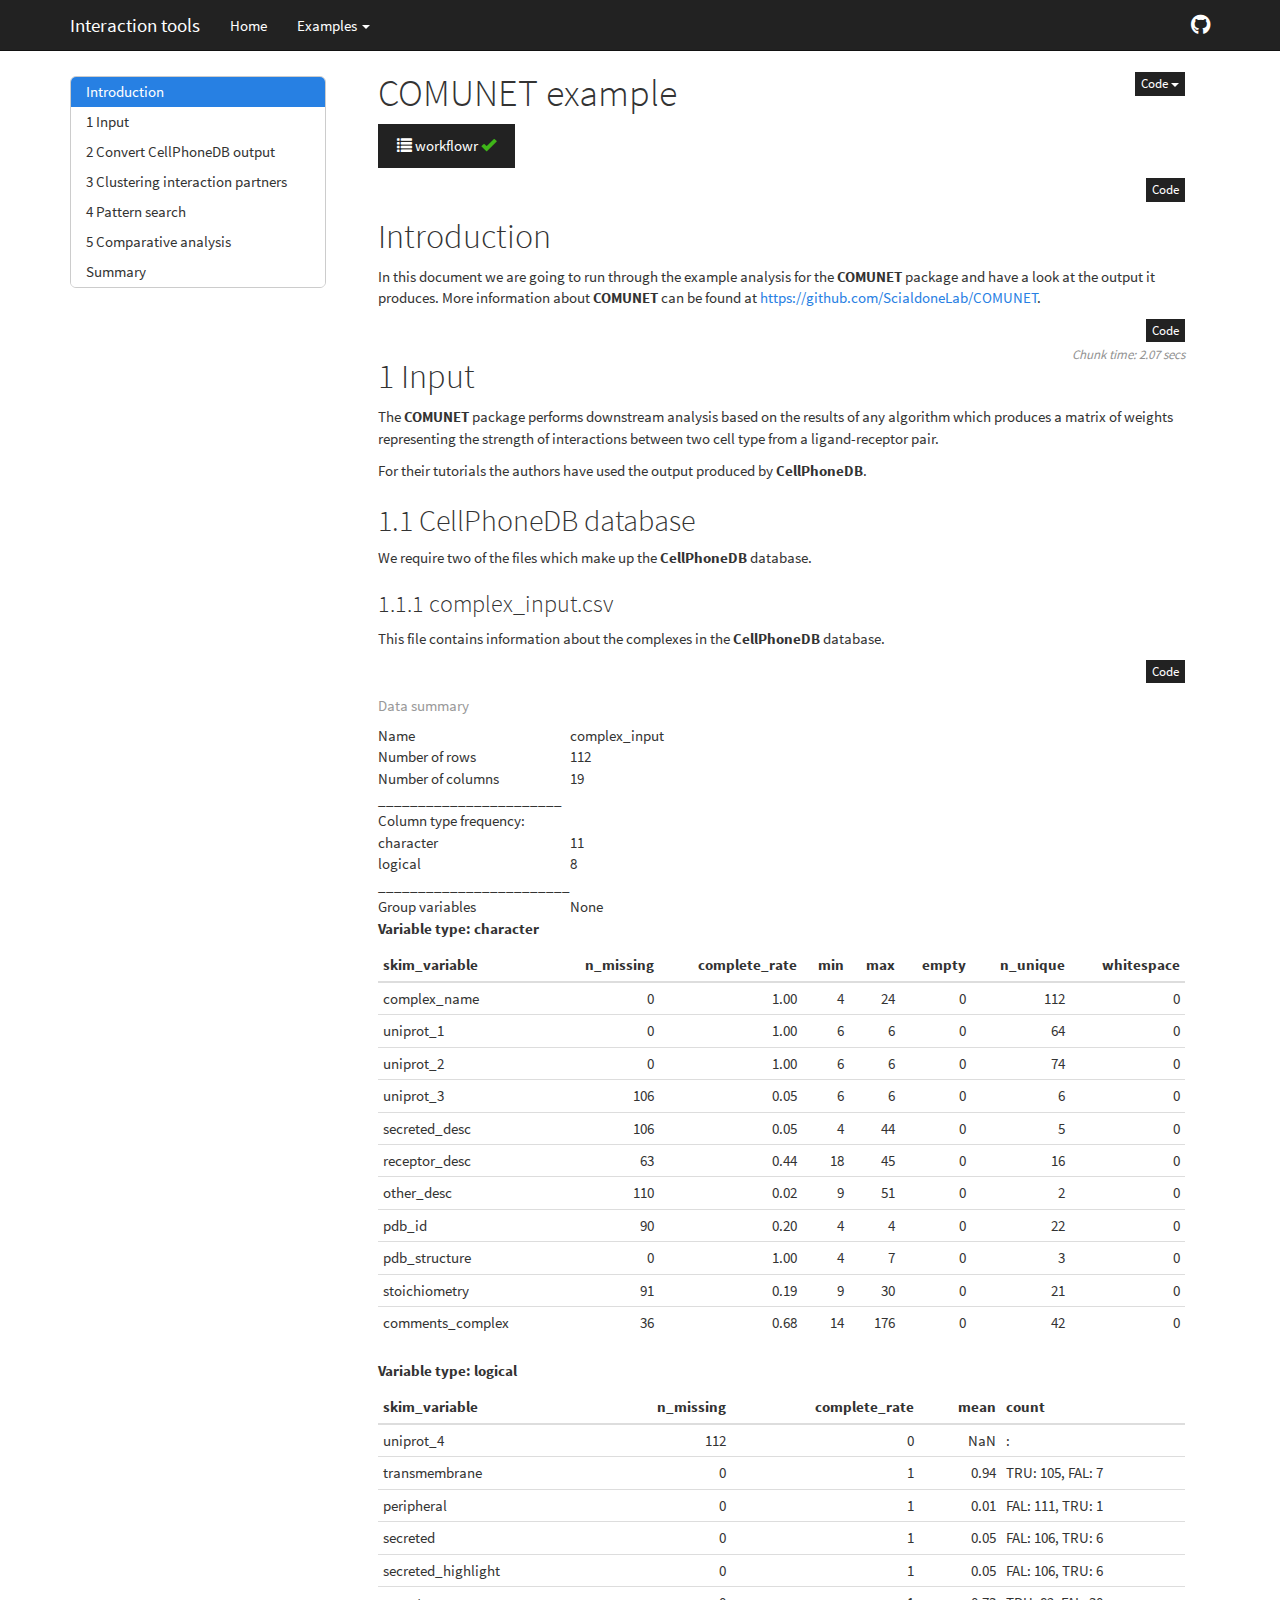
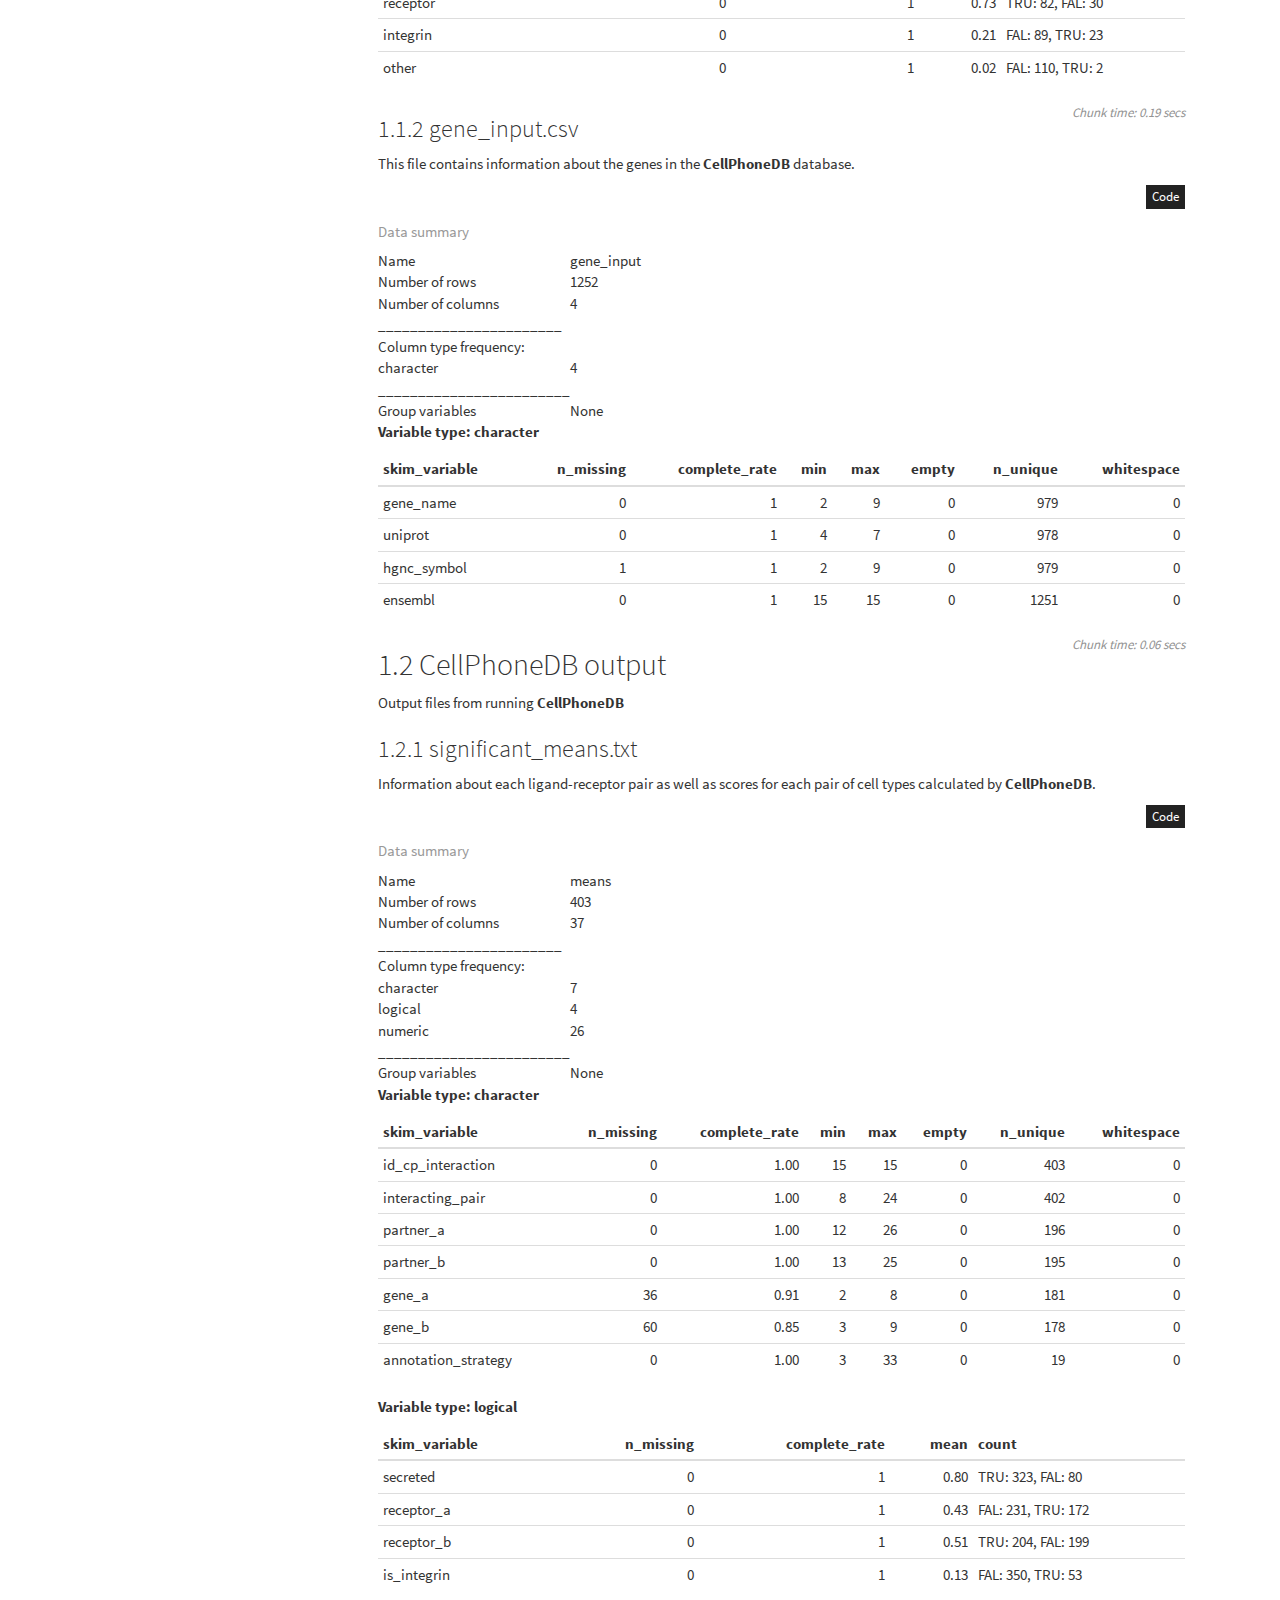
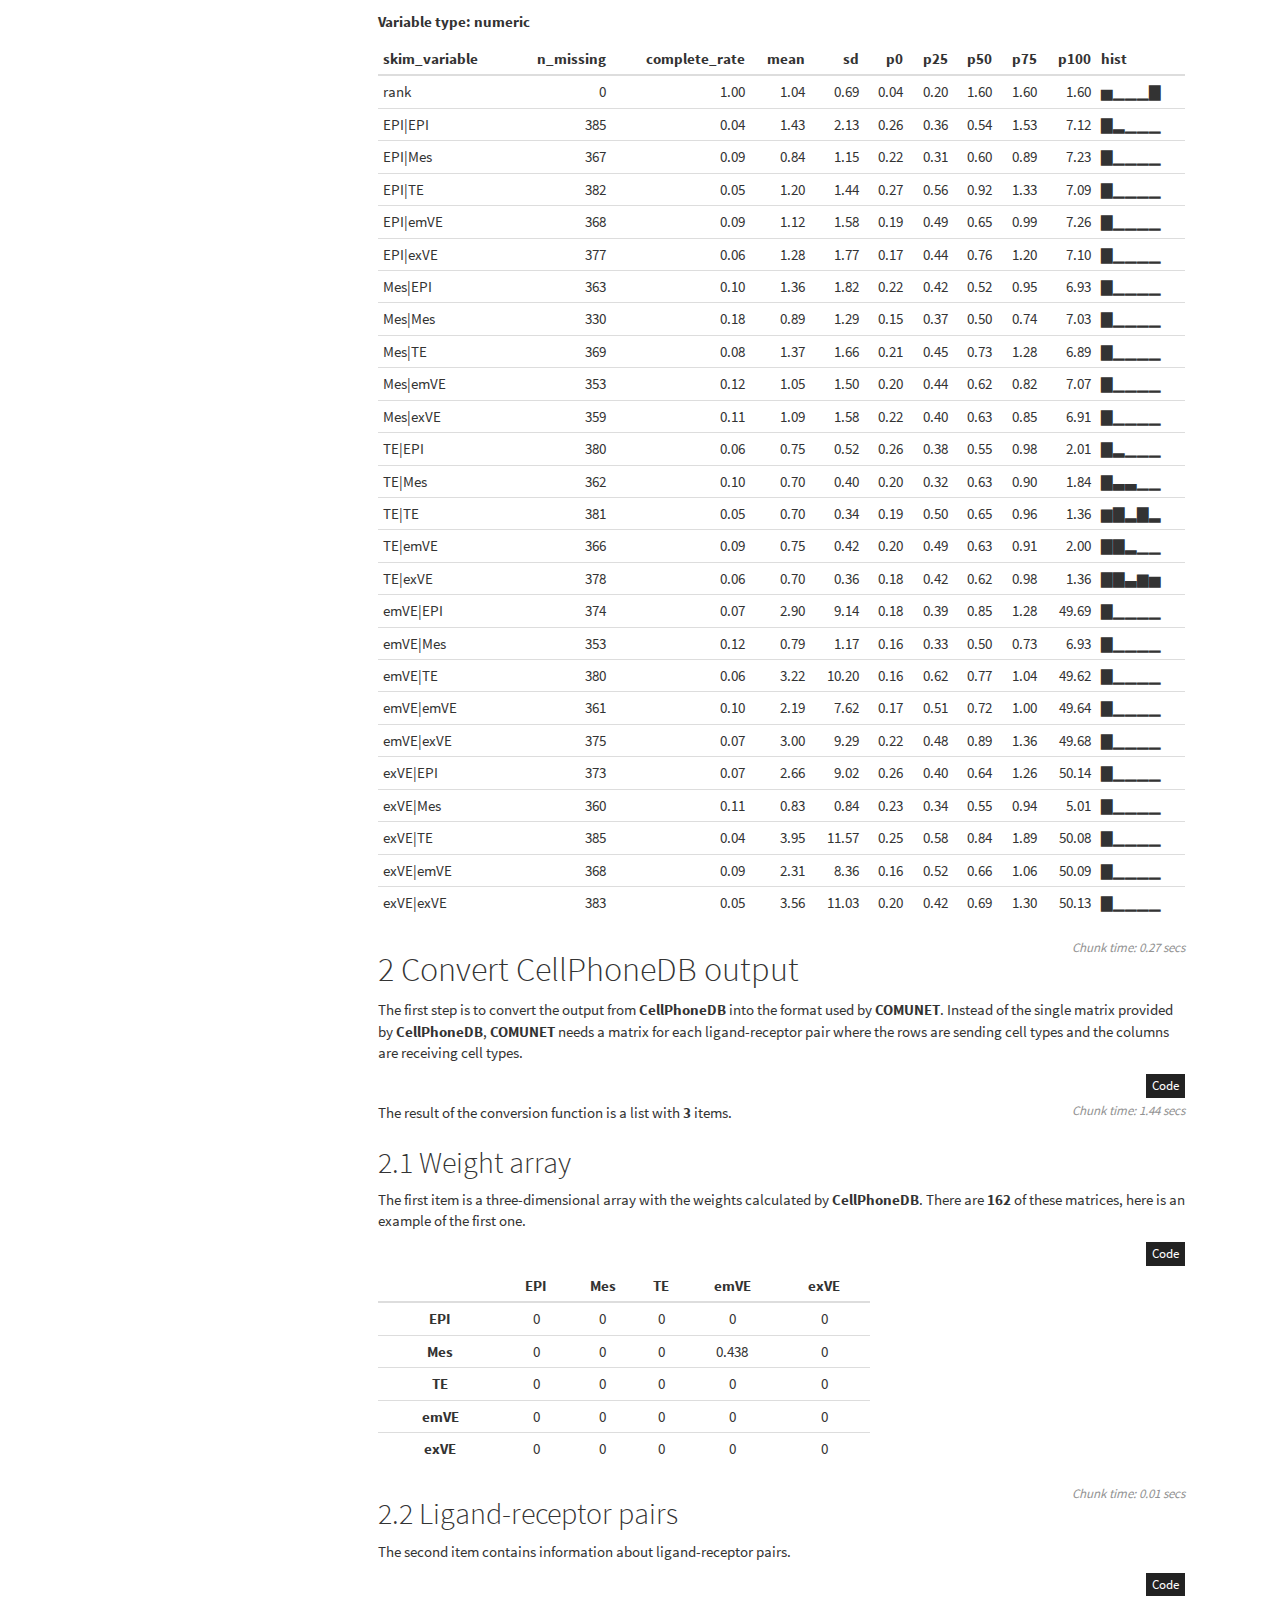
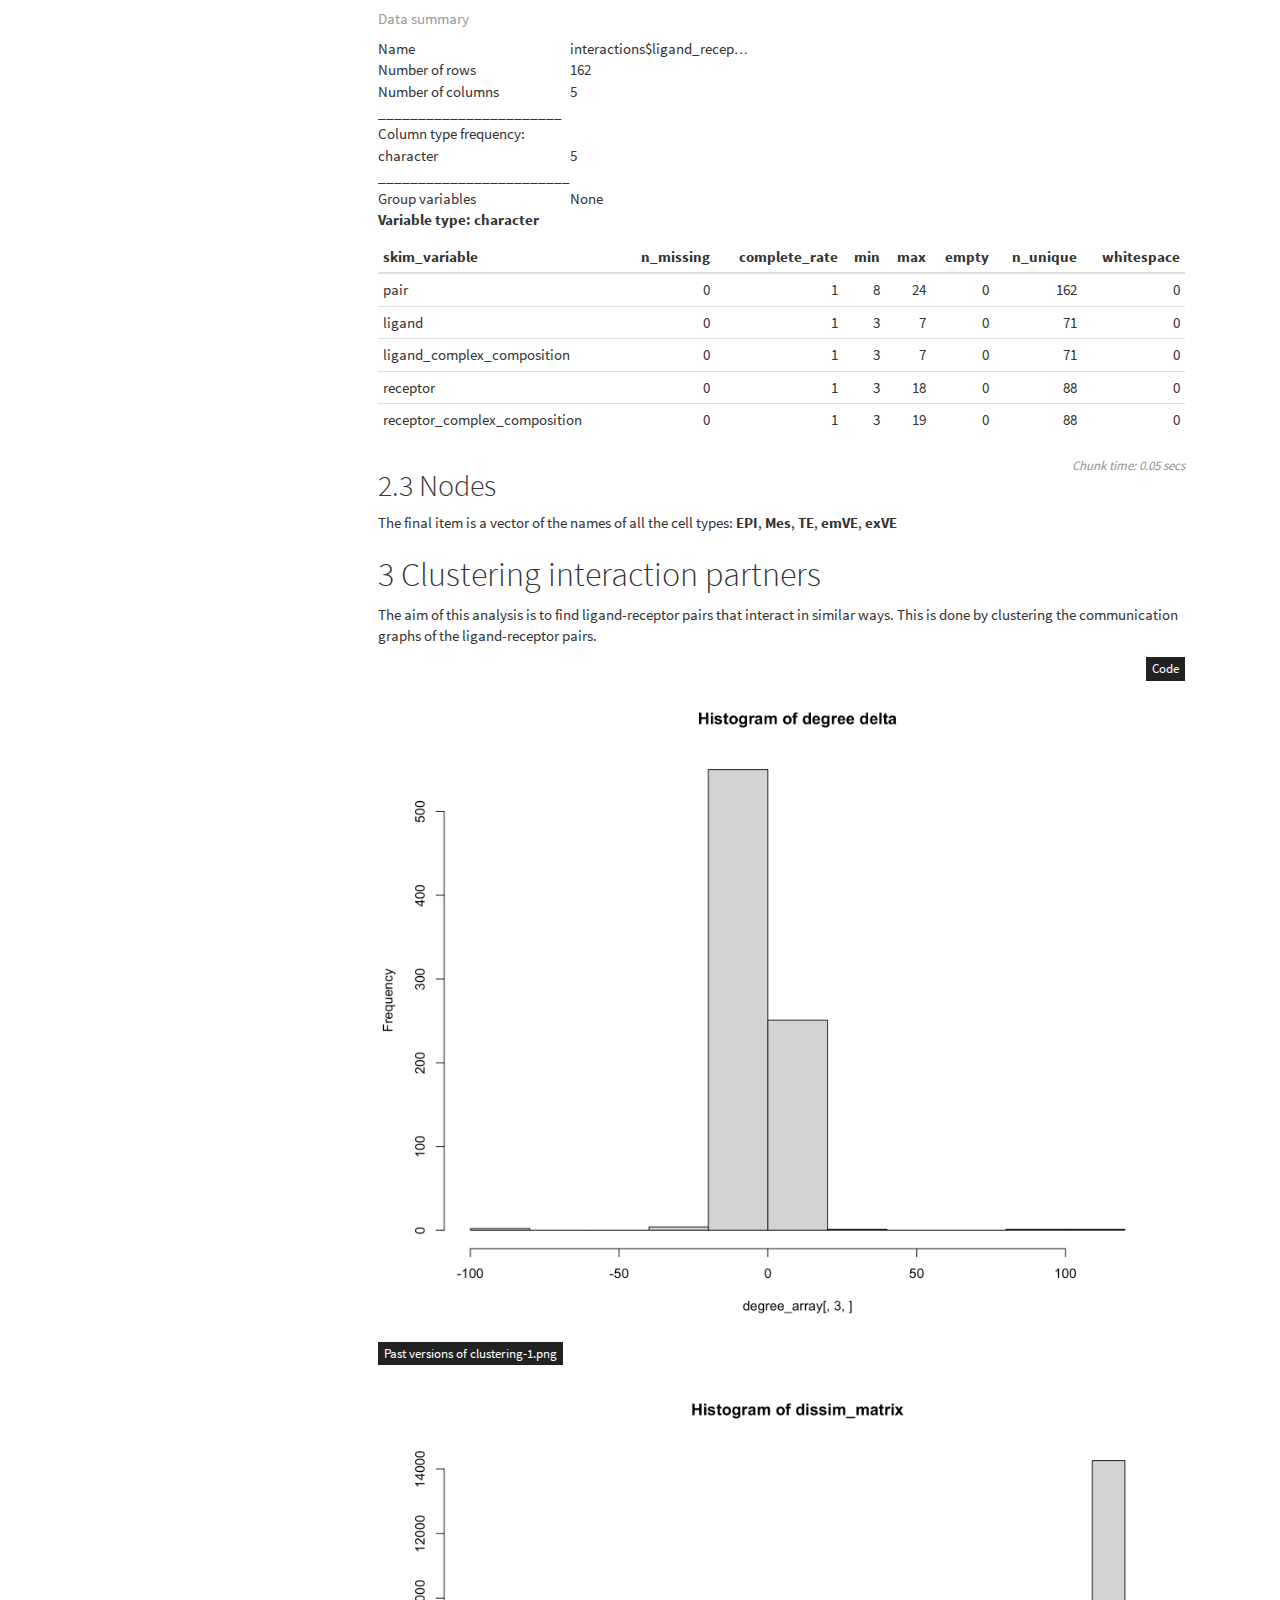
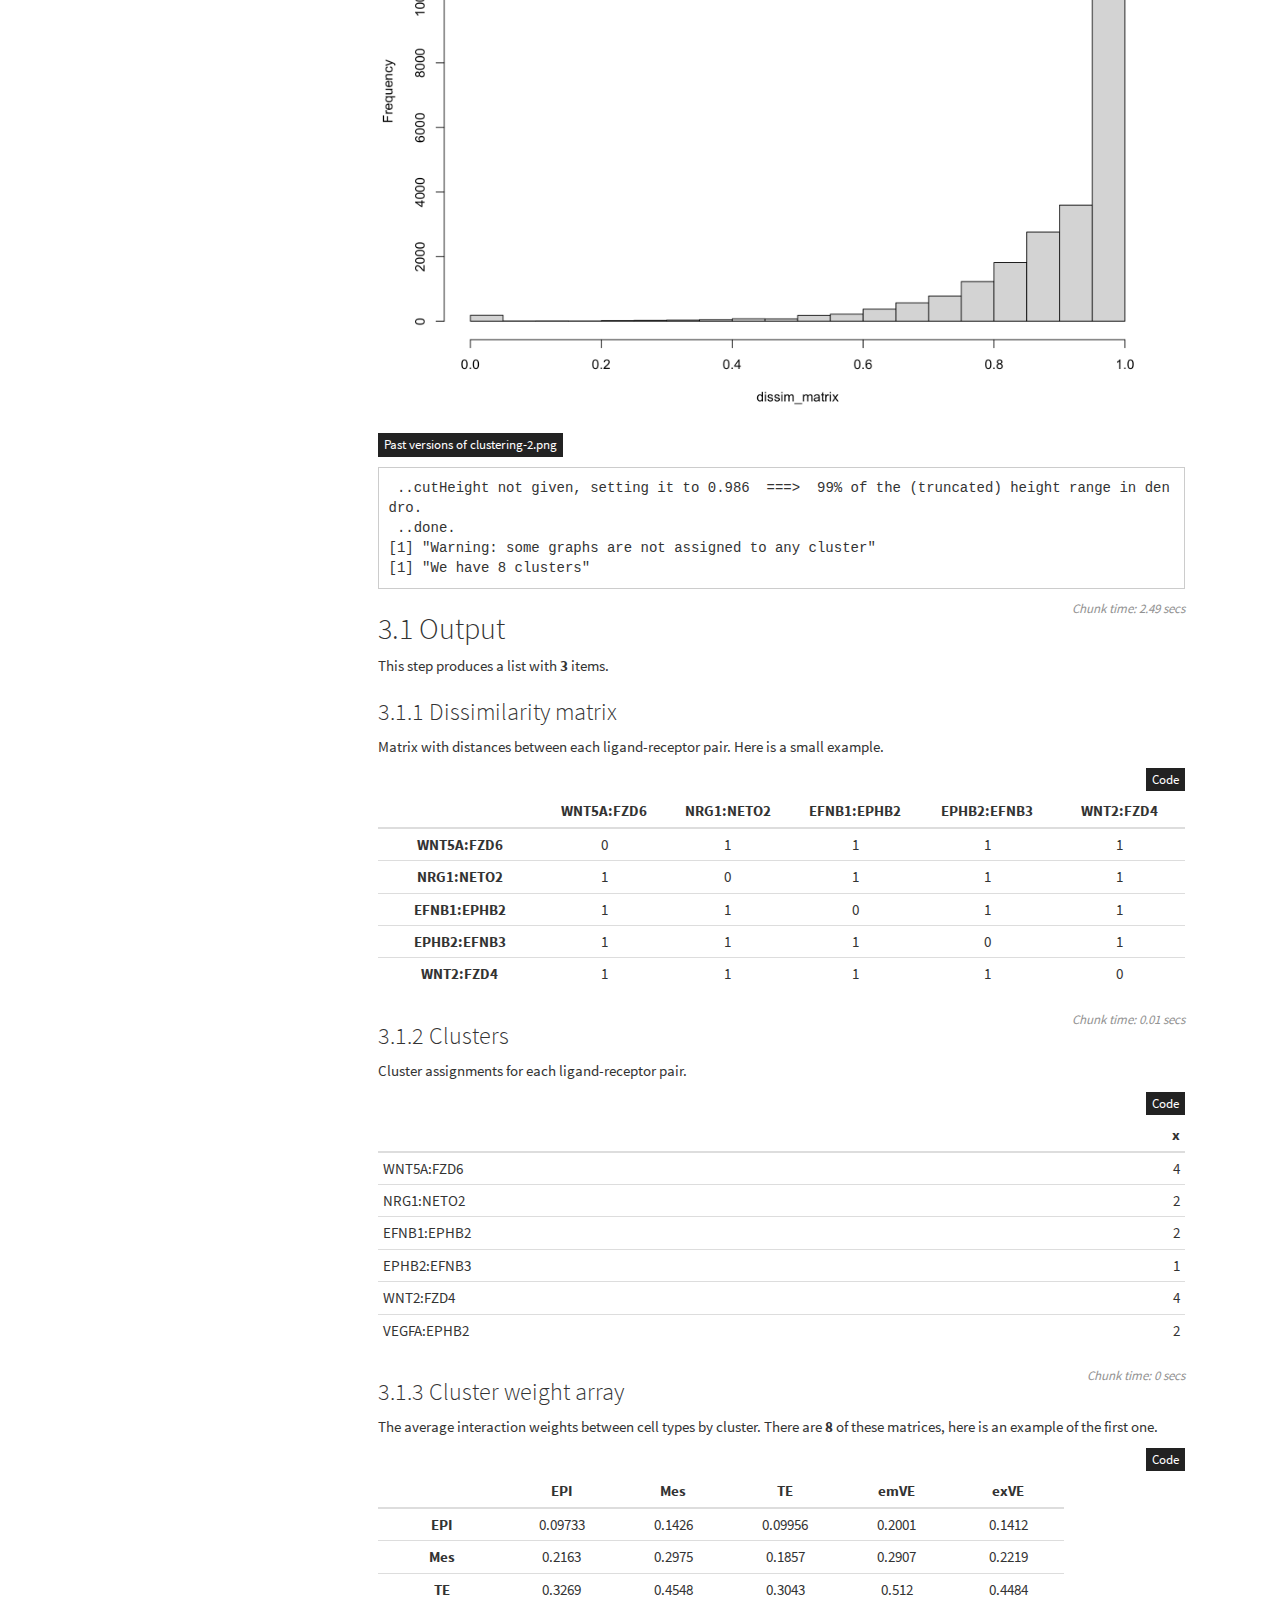
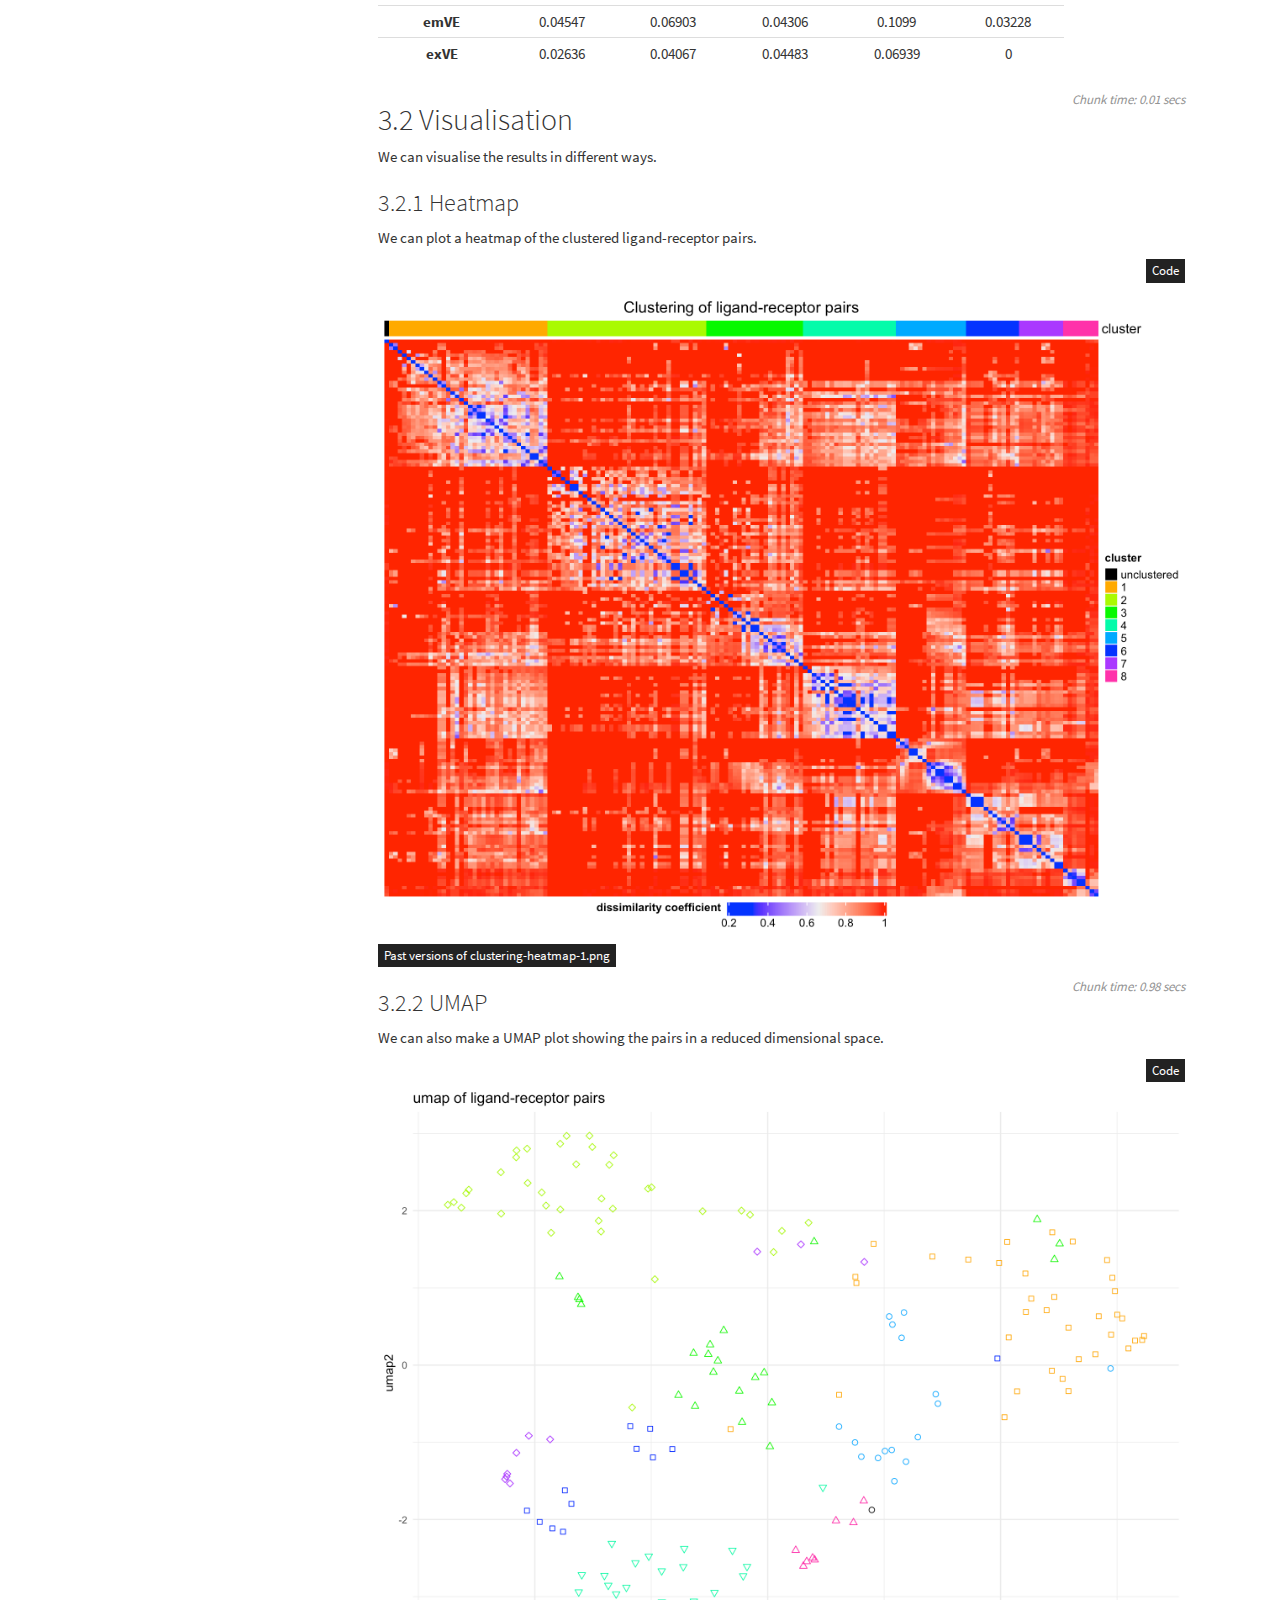
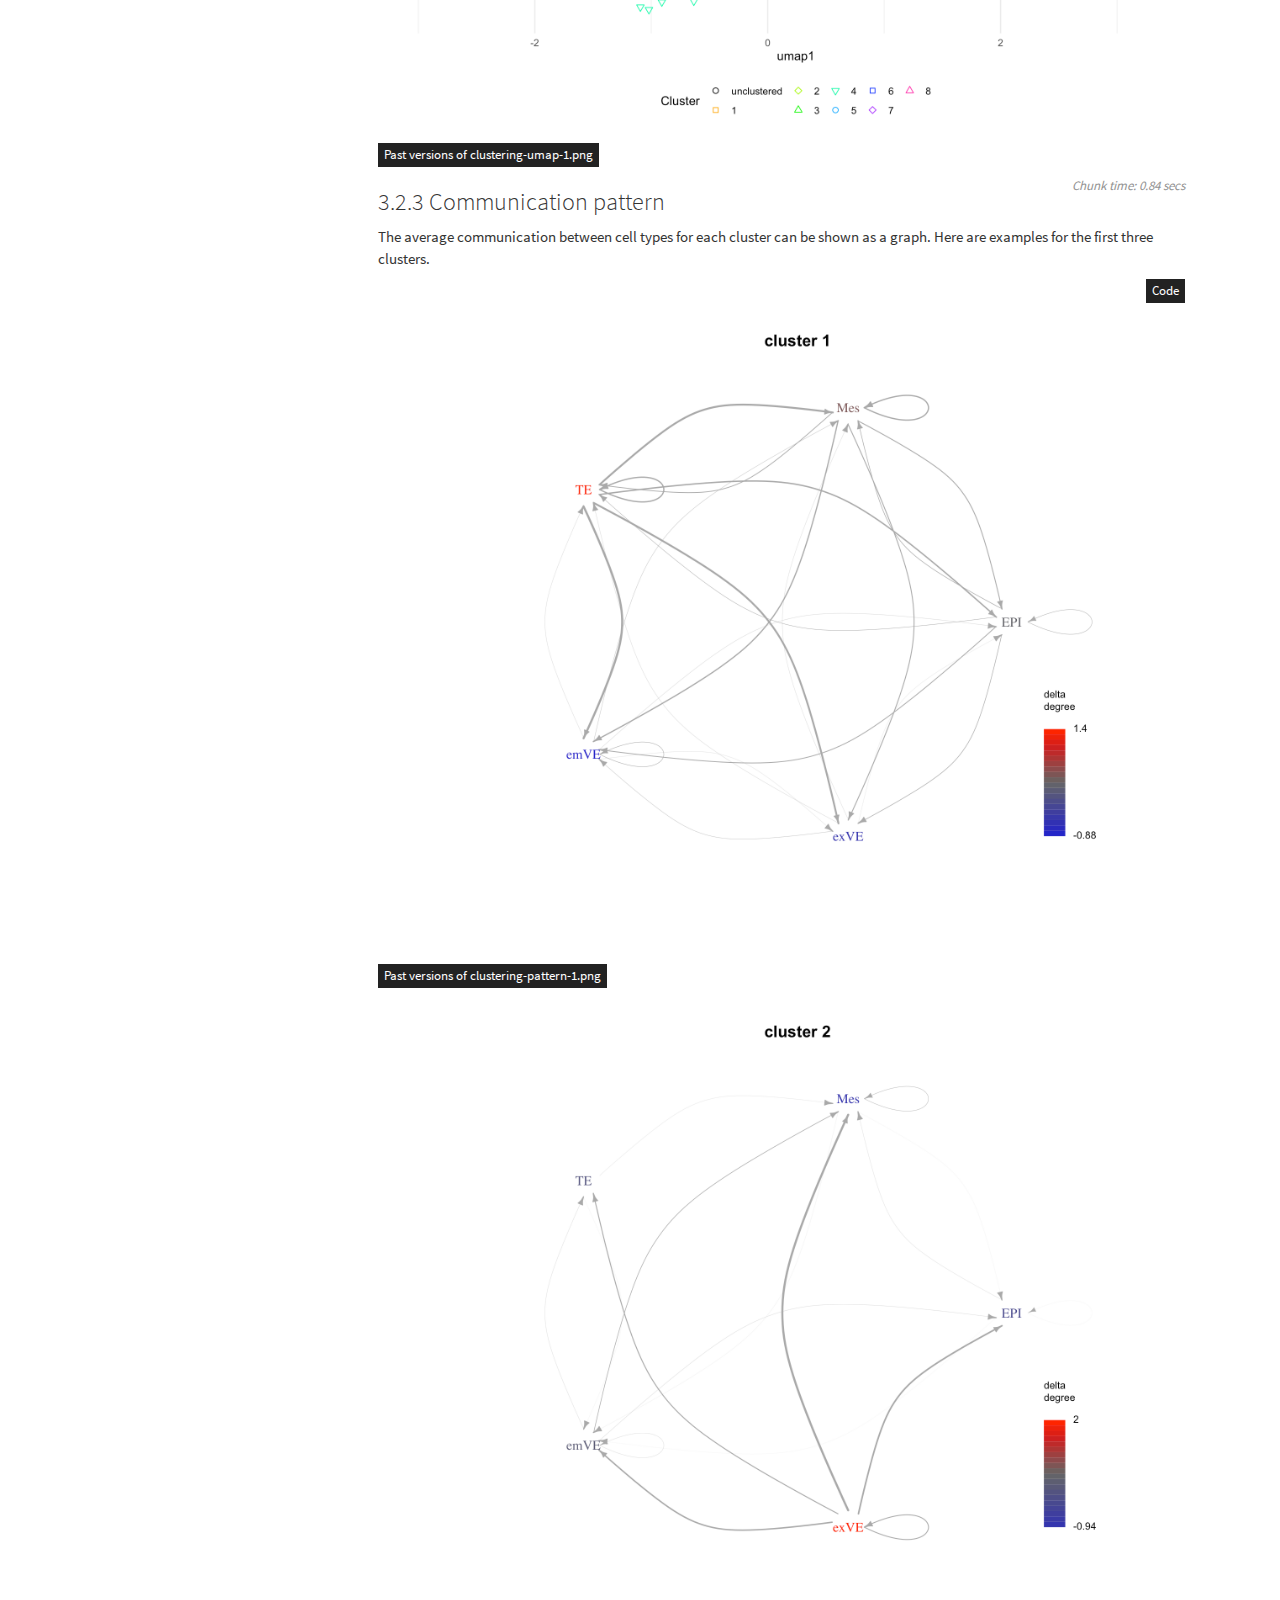
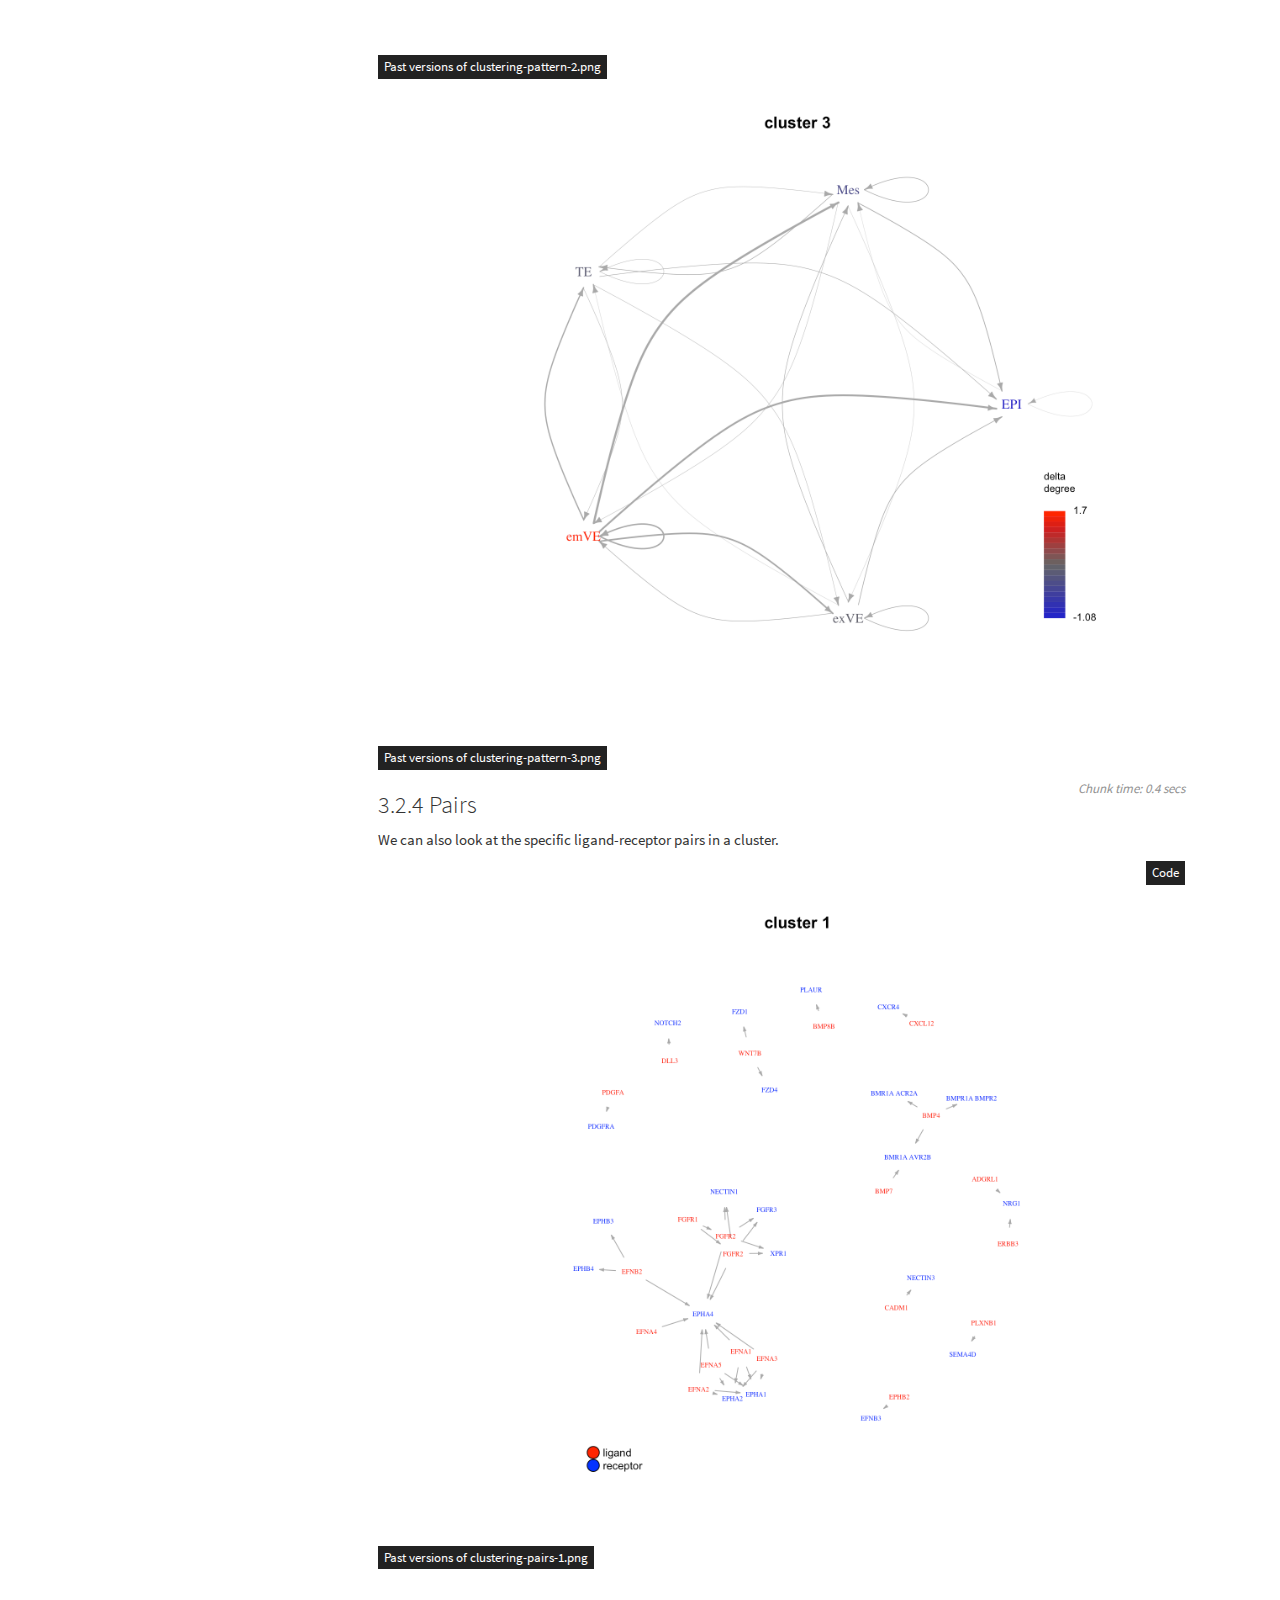
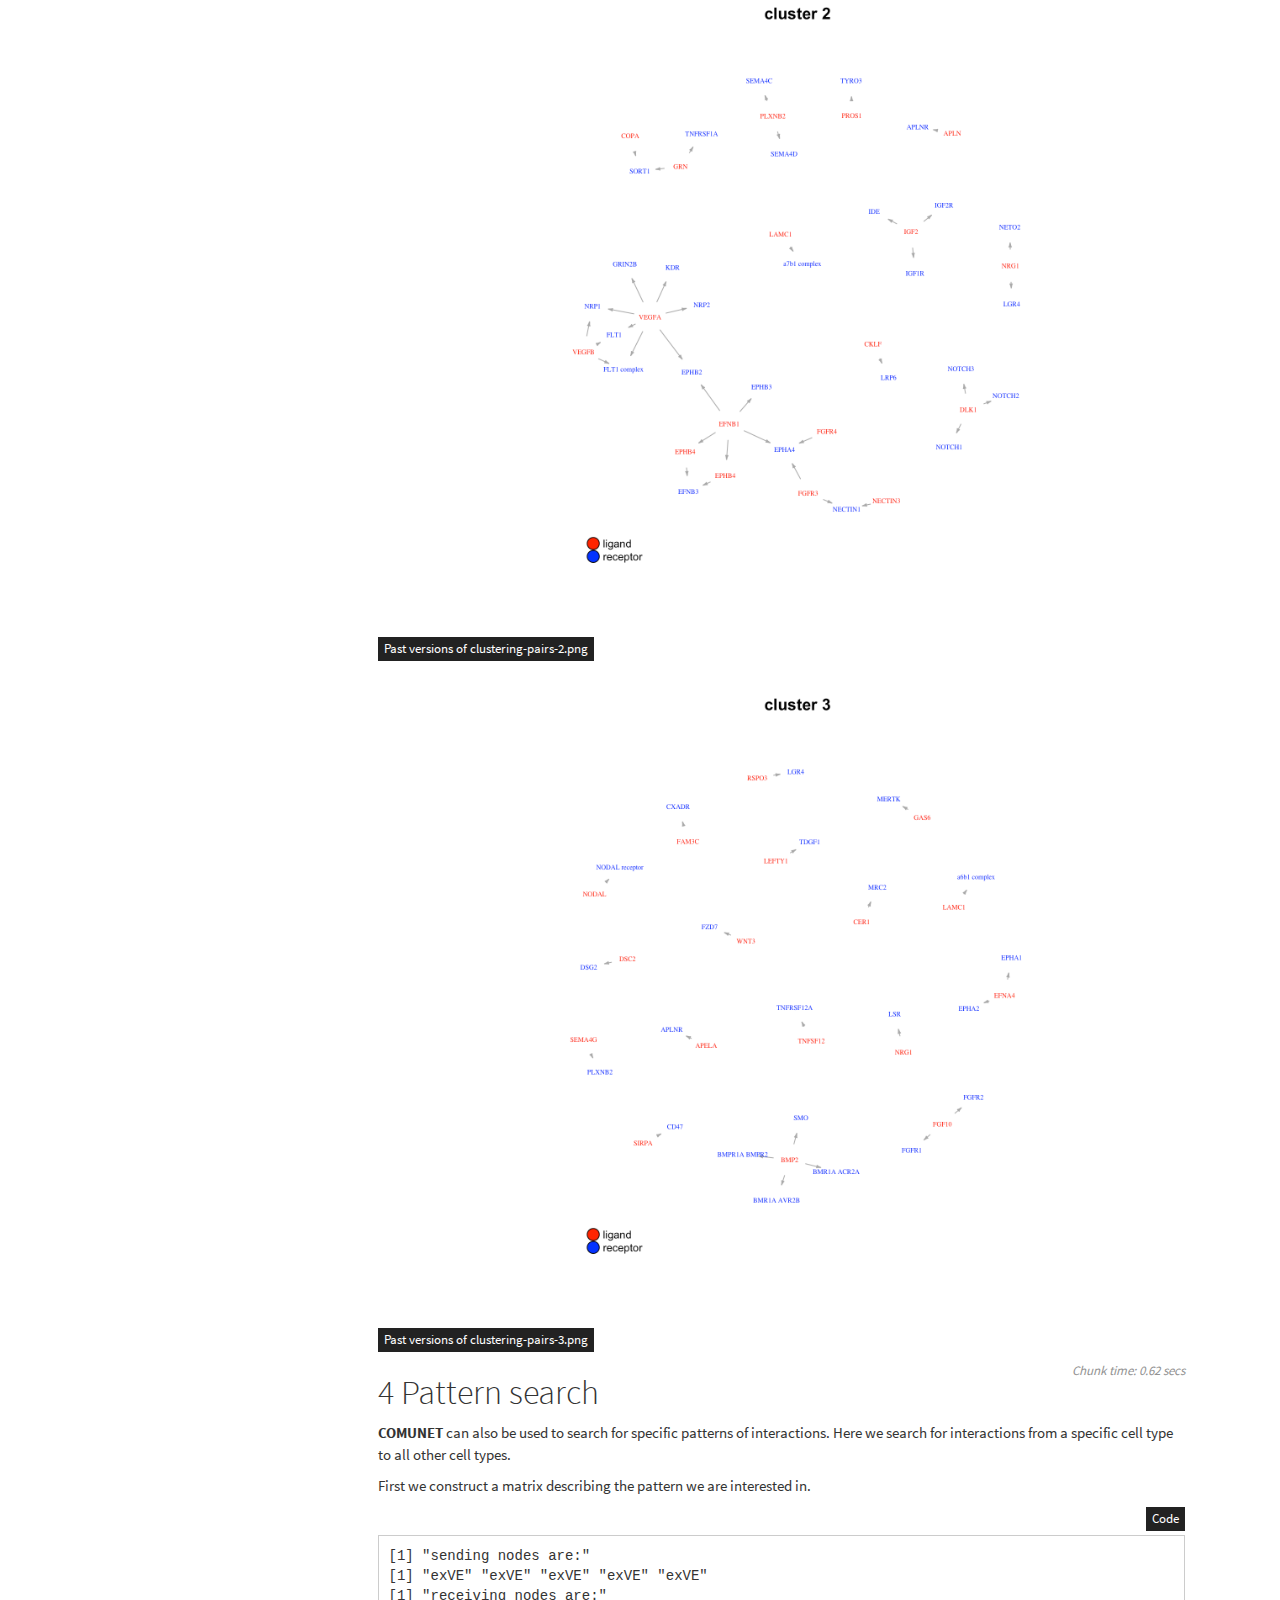
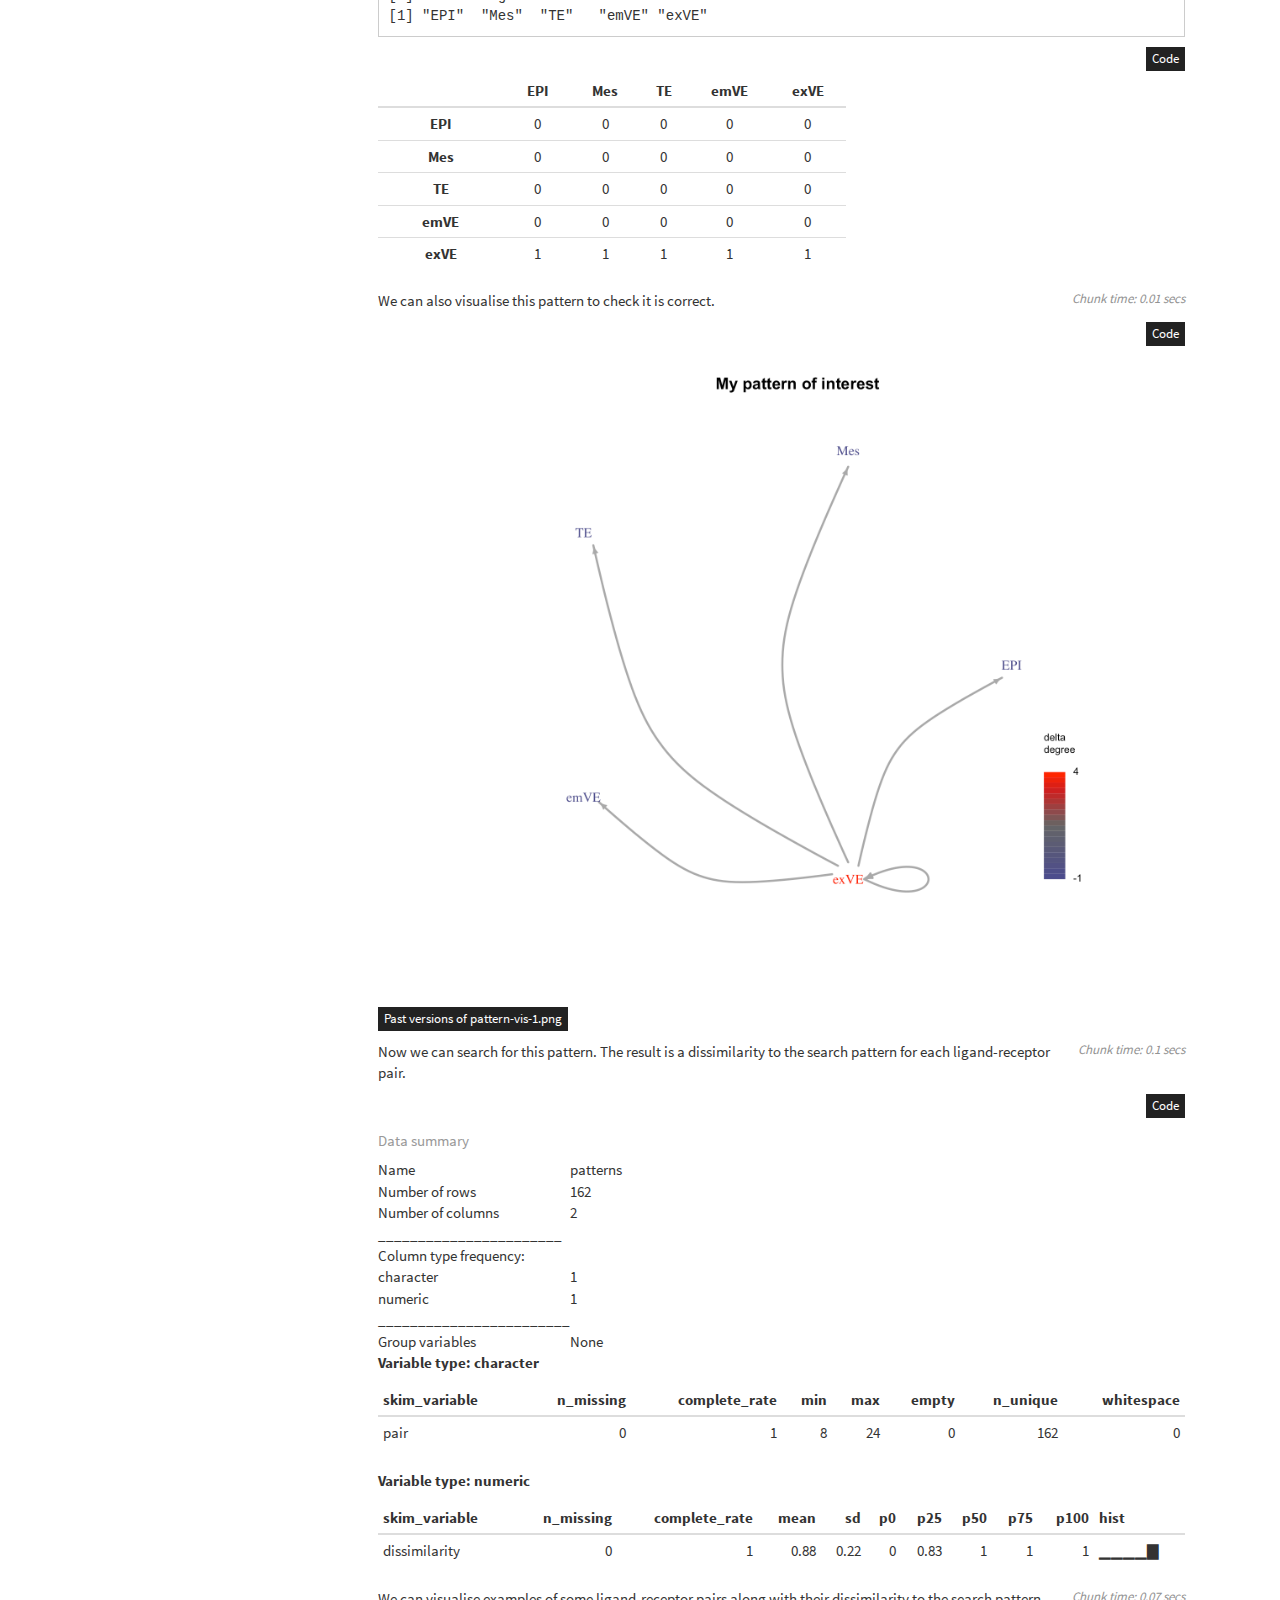
<file: docs/13-COMUNET.html>
<!DOCTYPE html>

<html>

<head>

<meta charset="utf-8" />
<meta name="generator" content="pandoc" />
<meta http-equiv="X-UA-Compatible" content="IE=EDGE" />




<title>COMUNET example</title>

<script src="site_libs/header-attrs-2.1/header-attrs.js"></script>
<script src="site_libs/jquery-1.11.3/jquery.min.js"></script>
<meta name="viewport" content="width=device-width, initial-scale=1" />
<link href="site_libs/bootstrap-3.3.5/css/cosmo.min.css" rel="stylesheet" />
<script src="site_libs/bootstrap-3.3.5/js/bootstrap.min.js"></script>
<script src="site_libs/bootstrap-3.3.5/shim/html5shiv.min.js"></script>
<script src="site_libs/bootstrap-3.3.5/shim/respond.min.js"></script>
<script src="site_libs/jqueryui-1.11.4/jquery-ui.min.js"></script>
<link href="site_libs/tocify-1.9.1/jquery.tocify.css" rel="stylesheet" />
<script src="site_libs/tocify-1.9.1/jquery.tocify.js"></script>
<script src="site_libs/navigation-1.1/tabsets.js"></script>
<script src="site_libs/navigation-1.1/codefolding.js"></script>
<script src="site_libs/navigation-1.1/sourceembed.js"></script>
<link href="site_libs/highlightjs-9.12.0/textmate.css" rel="stylesheet" />
<script src="site_libs/highlightjs-9.12.0/highlight.js"></script>
<link href="site_libs/pagedtable-1.1/css/pagedtable.css" rel="stylesheet" />
<script src="site_libs/pagedtable-1.1/js/pagedtable.js"></script>

<link rel="icon" href="https://github.com/workflowr/workflowr-assets/raw/master/img/reproducible.png">
<!-- Add a small amount of space between sections. -->
<style type="text/css">
div.section {
  padding-top: 12px;
}
</style>



<style type="text/css">code{white-space: pre;}</style>
<style type="text/css">
  pre:not([class]) {
    background-color: white;
  }
</style>
<script type="text/javascript">
if (window.hljs) {
  hljs.configure({languages: []});
  hljs.initHighlightingOnLoad();
  if (document.readyState && document.readyState === "complete") {
    window.setTimeout(function() { hljs.initHighlighting(); }, 0);
  }
}
</script>



<style type="text/css">
h1 {
  font-size: 34px;
}
h1.title {
  font-size: 38px;
}
h2 {
  font-size: 30px;
}
h3 {
  font-size: 24px;
}
h4 {
  font-size: 18px;
}
h5 {
  font-size: 16px;
}
h6 {
  font-size: 12px;
}
.table th:not([align]) {
  text-align: left;
}
#rmd-source-code {
  display: none;
}
</style>

<link rel="stylesheet" href="custom.css" type="text/css" />



<style type = "text/css">
.main-container {
  max-width: 940px;
  margin-left: auto;
  margin-right: auto;
}
code {
  color: inherit;
  background-color: rgba(0, 0, 0, 0.04);
}
img {
  max-width:100%;
}
.tabbed-pane {
  padding-top: 12px;
}
.html-widget {
  margin-bottom: 20px;
}
button.code-folding-btn:focus {
  outline: none;
}
summary {
  display: list-item;
}
</style>


<style type="text/css">
/* padding for bootstrap navbar */
body {
  padding-top: 51px;
  padding-bottom: 40px;
}
/* offset scroll position for anchor links (for fixed navbar)  */
.section h1 {
  padding-top: 56px;
  margin-top: -56px;
}
.section h2 {
  padding-top: 56px;
  margin-top: -56px;
}
.section h3 {
  padding-top: 56px;
  margin-top: -56px;
}
.section h4 {
  padding-top: 56px;
  margin-top: -56px;
}
.section h5 {
  padding-top: 56px;
  margin-top: -56px;
}
.section h6 {
  padding-top: 56px;
  margin-top: -56px;
}
.dropdown-submenu {
  position: relative;
}
.dropdown-submenu>.dropdown-menu {
  top: 0;
  left: 100%;
  margin-top: -6px;
  margin-left: -1px;
  border-radius: 0 6px 6px 6px;
}
.dropdown-submenu:hover>.dropdown-menu {
  display: block;
}
.dropdown-submenu>a:after {
  display: block;
  content: " ";
  float: right;
  width: 0;
  height: 0;
  border-color: transparent;
  border-style: solid;
  border-width: 5px 0 5px 5px;
  border-left-color: #cccccc;
  margin-top: 5px;
  margin-right: -10px;
}
.dropdown-submenu:hover>a:after {
  border-left-color: #ffffff;
}
.dropdown-submenu.pull-left {
  float: none;
}
.dropdown-submenu.pull-left>.dropdown-menu {
  left: -100%;
  margin-left: 10px;
  border-radius: 6px 0 6px 6px;
}
</style>

<script>
// manage active state of menu based on current page
$(document).ready(function () {
  // active menu anchor
  href = window.location.pathname
  href = href.substr(href.lastIndexOf('/') + 1)
  if (href === "")
    href = "index.html";
  var menuAnchor = $('a[href="' + href + '"]');

  // mark it active
  menuAnchor.parent().addClass('active');

  // if it's got a parent navbar menu mark it active as well
  menuAnchor.closest('li.dropdown').addClass('active');
});
</script>

<!-- tabsets -->

<style type="text/css">
.tabset-dropdown > .nav-tabs {
  display: inline-table;
  max-height: 500px;
  min-height: 44px;
  overflow-y: auto;
  background: white;
  border: 1px solid #ddd;
  border-radius: 4px;
}

.tabset-dropdown > .nav-tabs > li.active:before {
  content: "";
  font-family: 'Glyphicons Halflings';
  display: inline-block;
  padding: 10px;
  border-right: 1px solid #ddd;
}

.tabset-dropdown > .nav-tabs.nav-tabs-open > li.active:before {
  content: "&#xe258;";
  border: none;
}

.tabset-dropdown > .nav-tabs.nav-tabs-open:before {
  content: "";
  font-family: 'Glyphicons Halflings';
  display: inline-block;
  padding: 10px;
  border-right: 1px solid #ddd;
}

.tabset-dropdown > .nav-tabs > li.active {
  display: block;
}

.tabset-dropdown > .nav-tabs > li > a,
.tabset-dropdown > .nav-tabs > li > a:focus,
.tabset-dropdown > .nav-tabs > li > a:hover {
  border: none;
  display: inline-block;
  border-radius: 4px;
  background-color: transparent;
}

.tabset-dropdown > .nav-tabs.nav-tabs-open > li {
  display: block;
  float: none;
}

.tabset-dropdown > .nav-tabs > li {
  display: none;
}
</style>

<!-- code folding -->
<style type="text/css">
.code-folding-btn { margin-bottom: 4px; }
</style>



<style type="text/css">

#TOC {
  margin: 25px 0px 20px 0px;
}
@media (max-width: 768px) {
#TOC {
  position: relative;
  width: 100%;
}
}

@media print {
.toc-content {
  /* see https://github.com/w3c/csswg-drafts/issues/4434 */
  float: right;
}
}

.toc-content {
  padding-left: 30px;
  padding-right: 40px;
}

div.main-container {
  max-width: 1200px;
}

div.tocify {
  width: 20%;
  max-width: 260px;
  max-height: 85%;
}

@media (min-width: 768px) and (max-width: 991px) {
  div.tocify {
    width: 25%;
  }
}

@media (max-width: 767px) {
  div.tocify {
    width: 100%;
    max-width: none;
  }
}

.tocify ul, .tocify li {
  line-height: 20px;
}

.tocify-subheader .tocify-item {
  font-size: 0.90em;
}

.tocify .list-group-item {
  border-radius: 0px;
}


</style>



</head>

<body>


<div class="container-fluid main-container">


<!-- setup 3col/9col grid for toc_float and main content  -->
<div class="row-fluid">
<div class="col-xs-12 col-sm-4 col-md-3">
<div id="TOC" class="tocify">
</div>
</div>

<div class="toc-content col-xs-12 col-sm-8 col-md-9">



<div id="nav-placeholder"></div>

<script>
$(function(){
  $("#nav-placeholder").load("navbar-content.html");
});
</script>

<div class="fluid-row" id="header">

<div class="btn-group pull-right">
<button type="button" class="btn btn-default btn-xs dropdown-toggle" data-toggle="dropdown" aria-haspopup="true" aria-expanded="false"><span>Code</span> <span class="caret"></span></button>
<ul class="dropdown-menu" style="min-width: 50px;">
<li><a id="rmd-show-all-code" href="#">Show All Code</a></li>
<li><a id="rmd-hide-all-code" href="#">Hide All Code</a></li>
<li role="separator" class="divider"></li>
<li><a id="rmd-download-source" href="#">Download Rmd</a></li>
</ul>
</div>



<h1 class="title toc-ignore">COMUNET example</h1>

</div>


<p>
<button type="button" class="btn btn-default btn-workflowr btn-workflowr-report" data-toggle="collapse" data-target="#workflowr-report">
<span class="glyphicon glyphicon-list" aria-hidden="true"></span> workflowr <span class="glyphicon glyphicon-ok text-success" aria-hidden="true"></span>
</button>
</p>
<div id="workflowr-report" class="collapse">
<ul class="nav nav-tabs">
<li class="active">
<a data-toggle="tab" href="#summary">Summary</a>
</li>
<li>
<a data-toggle="tab" href="#checks"> Checks <span class="glyphicon glyphicon-ok text-success" aria-hidden="true"></span> </a>
</li>
<li>
<a data-toggle="tab" href="#versions">Past versions</a>
</li>
</ul>
<div class="tab-content">
<div id="summary" class="tab-pane fade in active">
<p>
<strong>Last updated:</strong> 2020-11-24
</p>
<p>
<strong>Checks:</strong> <span class="glyphicon glyphicon-ok text-success" aria-hidden="true"></span> 7 <span class="glyphicon glyphicon-exclamation-sign text-danger" aria-hidden="true"></span> 0
</p>
<p>
<strong>Knit directory:</strong> <code>interaction-tools/</code> <span class="glyphicon glyphicon-question-sign" aria-hidden="true" title="This is the local directory in which the code in this file was executed."> </span>
</p>
<p>
This reproducible <a href="http://rmarkdown.rstudio.com">R Markdown</a> analysis was created with <a
  href="https://github.com/jdblischak/workflowr">workflowr</a> (version 1.6.2). The <em>Checks</em> tab describes the reproducibility checks that were applied when the results were created. The <em>Past versions</em> tab lists the development history.
</p>
<hr>
</div>
<div id="checks" class="tab-pane fade">
<div id="workflowr-checks" class="panel-group">
<div class="panel panel-default">
<div class="panel-heading">
<p class="panel-title">
<a data-toggle="collapse" data-parent="#workflowr-checks" href="#strongRMarkdownfilestronguptodate"> <span class="glyphicon glyphicon-ok text-success" aria-hidden="true"></span> <strong>R Markdown file:</strong> up-to-date </a>
</p>
</div>
<div id="strongRMarkdownfilestronguptodate" class="panel-collapse collapse">
<div class="panel-body">
<p>Great! Since the R Markdown file has been committed to the Git repository, you know the exact version of the code that produced these results.</p>
</div>
</div>
</div>
<div class="panel panel-default">
<div class="panel-heading">
<p class="panel-title">
<a data-toggle="collapse" data-parent="#workflowr-checks" href="#strongEnvironmentstrongempty"> <span class="glyphicon glyphicon-ok text-success" aria-hidden="true"></span> <strong>Environment:</strong> empty </a>
</p>
</div>
<div id="strongEnvironmentstrongempty" class="panel-collapse collapse">
<div class="panel-body">
<p>Great job! The global environment was empty. Objects defined in the global environment can affect the analysis in your R Markdown file in unknown ways. For reproduciblity it’s best to always run the code in an empty environment.</p>
</div>
</div>
</div>
<div class="panel panel-default">
<div class="panel-heading">
<p class="panel-title">
<a data-toggle="collapse" data-parent="#workflowr-checks" href="#strongSeedstrongcodesetseed20191213code"> <span class="glyphicon glyphicon-ok text-success" aria-hidden="true"></span> <strong>Seed:</strong> <code>set.seed(20191213)</code> </a>
</p>
</div>
<div id="strongSeedstrongcodesetseed20191213code" class="panel-collapse collapse">
<div class="panel-body">
<p>The command <code>set.seed(20191213)</code> was run prior to running the code in the R Markdown file. Setting a seed ensures that any results that rely on randomness, e.g. subsampling or permutations, are reproducible.</p>
</div>
</div>
</div>
<div class="panel panel-default">
<div class="panel-heading">
<p class="panel-title">
<a data-toggle="collapse" data-parent="#workflowr-checks" href="#strongSessioninformationstrongrecorded"> <span class="glyphicon glyphicon-ok text-success" aria-hidden="true"></span> <strong>Session information:</strong> recorded </a>
</p>
</div>
<div id="strongSessioninformationstrongrecorded" class="panel-collapse collapse">
<div class="panel-body">
<p>Great job! Recording the operating system, R version, and package versions is critical for reproducibility.</p>
</div>
</div>
</div>
<div class="panel panel-default">
<div class="panel-heading">
<p class="panel-title">
<a data-toggle="collapse" data-parent="#workflowr-checks" href="#strongCachestrongnone"> <span class="glyphicon glyphicon-ok text-success" aria-hidden="true"></span> <strong>Cache:</strong> none </a>
</p>
</div>
<div id="strongCachestrongnone" class="panel-collapse collapse">
<div class="panel-body">
<p>Nice! There were no cached chunks for this analysis, so you can be confident that you successfully produced the results during this run.</p>
</div>
</div>
</div>
<div class="panel panel-default">
<div class="panel-heading">
<p class="panel-title">
<a data-toggle="collapse" data-parent="#workflowr-checks" href="#strongFilepathsstrongrelative"> <span class="glyphicon glyphicon-ok text-success" aria-hidden="true"></span> <strong>File paths:</strong> relative </a>
</p>
</div>
<div id="strongFilepathsstrongrelative" class="panel-collapse collapse">
<div class="panel-body">
<p>Great job! Using relative paths to the files within your workflowr project makes it easier to run your code on other machines.</p>
</div>
</div>
</div>
<div class="panel panel-default">
<div class="panel-heading">
<p class="panel-title">
<a data-toggle="collapse" data-parent="#workflowr-checks" href="#strongRepositoryversionstrongahrefhttpgithubcomlazappiiteractiontoolstree0333fe338ef08f0c7d43a9b4e271a49de2880d12targetblank0333fe3a"> <span class="glyphicon glyphicon-ok text-success" aria-hidden="true"></span> <strong>Repository version:</strong> <a href="http://github.com/lazappi/iteraction-tools/tree/0333fe338ef08f0c7d43a9b4e271a49de2880d12" target="_blank">0333fe3</a> </a>
</p>
</div>
<div id="strongRepositoryversionstrongahrefhttpgithubcomlazappiiteractiontoolstree0333fe338ef08f0c7d43a9b4e271a49de2880d12targetblank0333fe3a" class="panel-collapse collapse">
<div class="panel-body">
<p>
Great! You are using Git for version control. Tracking code development and connecting the code version to the results is critical for reproducibility.
</p>
<p>
The results in this page were generated with repository version <a href="http://github.com/lazappi/iteraction-tools/tree/0333fe338ef08f0c7d43a9b4e271a49de2880d12" target="_blank">0333fe3</a>. See the <em>Past versions</em> tab to see a history of the changes made to the R Markdown and HTML files.
</p>
<p>
Note that you need to be careful to ensure that all relevant files for the analysis have been committed to Git prior to generating the results (you can use <code>wflow_publish</code> or <code>wflow_git_commit</code>). workflowr only checks the R Markdown file, but you know if there are other scripts or data files that it depends on. Below is the status of the Git repository when the results were generated:
</p>
<pre><code>
Ignored files:
    Ignored:    .Rhistory
    Ignored:    .Rproj.user/
    Ignored:    .drake/
    Ignored:    data/COMUNET/
    Ignored:    data/CellChat/
    Ignored:    data/ICELLNET/
    Ignored:    data/NicheNet/
    Ignored:    data/cellphonedb/
    Ignored:    data/celltalker/
    Ignored:    output/14-CellChat.Rmd/
    Ignored:    output/15-talklr.Rmd/
    Ignored:    output/16-CiteFuse.Rmd/
    Ignored:    output/17-scTHI.Rmd/
    Ignored:    output/18-celltalker.Rmd/
    Ignored:    output/index.Rmd/
    Ignored:    renv/library/
    Ignored:    renv/python/
    Ignored:    renv/staging/

Unstaged changes:
    Modified:   _drake.R
    Modified:   output/11-CellPhoneDB.Rmd/count_network.txt
    Modified:   output/11-CellPhoneDB.Rmd/dotplot.png
    Modified:   output/11-CellPhoneDB.Rmd/heatmap_counts.png
    Modified:   output/11-CellPhoneDB.Rmd/heatmap_logcounts.png
    Modified:   output/11-CellPhoneDB.Rmd/interactions_count.txt
    Modified:   output/11-CellPhoneDB.Rmd/pvalues.txt
    Modified:   output/11-CellPhoneDB.Rmd/significant_means.txt

</code></pre>
<p>
Note that any generated files, e.g. HTML, png, CSS, etc., are not included in this status report because it is ok for generated content to have uncommitted changes.
</p>
</div>
</div>
</div>
</div>
<hr>
</div>
<div id="versions" class="tab-pane fade">

<p>
These are the previous versions of the repository in which changes were made to the R Markdown (<code>analysis/13-COMUNET.Rmd</code>) and HTML (<code>docs/13-COMUNET.html</code>) files. If you’ve configured a remote Git repository (see <code>?wflow_git_remote</code>), click on the hyperlinks in the table below to view the files as they were in that past version.
</p>
<div class="table-responsive">
<table class="table table-condensed table-hover">
<thead>
<tr>
<th>
File
</th>
<th>
Version
</th>
<th>
Author
</th>
<th>
Date
</th>
<th>
Message
</th>
</tr>
</thead>
<tbody>
<tr>
<td>
html
</td>
<td>
<a href="http://github.com/lazappi/iteraction-tools/blob/259369aa74574fa430ca260f592c7c4c4653fa8b/docs/13-COMUNET.html" target="_blank">259369a</a>
</td>
<td>
Luke Zappia
</td>
<td>
2020-06-04
</td>
<td>
Rebuild
</td>
</tr>
<tr>
<td>
Rmd
</td>
<td>
<a href="http://github.com/lazappi/iteraction-tools/blob/fbed032221bee94855a4828edc297638d19b401f/analysis/13-COMUNET.Rmd" target="_blank">fbed032</a>
</td>
<td>
Luke Zappia
</td>
<td>
2020-06-04
</td>
<td>
Complete COMUNET example
</td>
</tr>
<tr>
<td>
Rmd
</td>
<td>
<a href="http://github.com/lazappi/iteraction-tools/blob/cdb3b4ddcd98adab2070858dd527cf4e64b3f872/analysis/13-COMUNET.Rmd" target="_blank">cdb3b4d</a>
</td>
<td>
Luke Zappia
</td>
<td>
2020-06-03
</td>
<td>
Set up COMUNET document
</td>
</tr>
</tbody>
</table>
</div>
<hr>
</div>
</div>
</div>
<pre class="r"><code># Setup document
source(here::here(&quot;code&quot;, &quot;setup.R&quot;))

# Function dependencies
invisible(drake::readd(download_link))</code></pre>
<div id="introduction" class="section level1 unnumbered" number="">
<h1 class="unnumbered" number="">Introduction</h1>
<p>In this document we are going to run through the example analysis for the <strong>COMUNET</strong> package and have a look at the output it produces. More information about <strong>COMUNET</strong> can be found at <a href="https://github.com/ScialdoneLab/COMUNET" class="uri">https://github.com/ScialdoneLab/COMUNET</a>.</p>
<pre class="r"><code>library(&quot;COMUNET&quot;)</code></pre>
<p class="timeit">
Chunk time: 2.07 secs
</p>
</div>
<div id="input" class="section level1" number="1">
<h1 number="1"><span class="header-section-number">1</span> Input</h1>
<p>The <strong>COMUNET</strong> package performs downstream analysis based on the results of any algorithm which produces a matrix of weights representing the strength of interactions between two cell type from a ligand-receptor pair.</p>
<p>For their tutorials the authors have used the output produced by <strong>CellPhoneDB</strong>.</p>
<div id="cellphonedb-database" class="section level2" number="1.1">
<h2 number="1.1"><span class="header-section-number">1.1</span> CellPhoneDB database</h2>
<p>We require two of the files which make up the <strong>CellPhoneDB</strong> database.</p>
<div id="complex_input.csv" class="section level3" number="1.1.1">
<h3 number="1.1.1"><span class="header-section-number">1.1.1</span> complex_input.csv</h3>
<p>This file contains information about the complexes in the <strong>CellPhoneDB</strong> database.</p>
<pre class="r"><code>complex_input &lt;- read_csv(
    fs::path(
        PATHS$cellphonedb_in,
        &quot;database_v2.0.0&quot;,
        &quot;data&quot;,
        &quot;complex_input.csv&quot;
    ),
    col_types = cols(
        complex_name       = col_character(),
        uniprot_1          = col_character(),
        uniprot_2          = col_character(),
        uniprot_3          = col_character(),
        uniprot_4          = col_logical(),
        transmembrane      = col_logical(),
        peripheral         = col_logical(),
        secreted           = col_logical(),
        secreted_desc      = col_character(),
        secreted_highlight = col_logical(),
        receptor           = col_logical(),
        receptor_desc      = col_character(),
        integrin           = col_logical(),
        other              = col_logical(),
        other_desc         = col_character(),
        pdb_id             = col_character(),
        pdb_structure      = col_character(),
        stoichiometry      = col_character(),
        comments_complex   = col_character()
    )
) %&gt;%
    mutate(complex_name = gsub(&quot;_&quot; , &quot; &quot; , complex_name))

skim(complex_input)</code></pre>
<table>
<caption>Data summary</caption>
<tbody>
<tr class="odd">
<td align="left">Name</td>
<td align="left">complex_input</td>
</tr>
<tr class="even">
<td align="left">Number of rows</td>
<td align="left">112</td>
</tr>
<tr class="odd">
<td align="left">Number of columns</td>
<td align="left">19</td>
</tr>
<tr class="even">
<td align="left">_______________________</td>
<td align="left"></td>
</tr>
<tr class="odd">
<td align="left">Column type frequency:</td>
<td align="left"></td>
</tr>
<tr class="even">
<td align="left">character</td>
<td align="left">11</td>
</tr>
<tr class="odd">
<td align="left">logical</td>
<td align="left">8</td>
</tr>
<tr class="even">
<td align="left">________________________</td>
<td align="left"></td>
</tr>
<tr class="odd">
<td align="left">Group variables</td>
<td align="left">None</td>
</tr>
</tbody>
</table>
<p><strong>Variable type: character</strong></p>
<table>
<thead>
<tr class="header">
<th align="left">skim_variable</th>
<th align="right">n_missing</th>
<th align="right">complete_rate</th>
<th align="right">min</th>
<th align="right">max</th>
<th align="right">empty</th>
<th align="right">n_unique</th>
<th align="right">whitespace</th>
</tr>
</thead>
<tbody>
<tr class="odd">
<td align="left">complex_name</td>
<td align="right">0</td>
<td align="right">1.00</td>
<td align="right">4</td>
<td align="right">24</td>
<td align="right">0</td>
<td align="right">112</td>
<td align="right">0</td>
</tr>
<tr class="even">
<td align="left">uniprot_1</td>
<td align="right">0</td>
<td align="right">1.00</td>
<td align="right">6</td>
<td align="right">6</td>
<td align="right">0</td>
<td align="right">64</td>
<td align="right">0</td>
</tr>
<tr class="odd">
<td align="left">uniprot_2</td>
<td align="right">0</td>
<td align="right">1.00</td>
<td align="right">6</td>
<td align="right">6</td>
<td align="right">0</td>
<td align="right">74</td>
<td align="right">0</td>
</tr>
<tr class="even">
<td align="left">uniprot_3</td>
<td align="right">106</td>
<td align="right">0.05</td>
<td align="right">6</td>
<td align="right">6</td>
<td align="right">0</td>
<td align="right">6</td>
<td align="right">0</td>
</tr>
<tr class="odd">
<td align="left">secreted_desc</td>
<td align="right">106</td>
<td align="right">0.05</td>
<td align="right">4</td>
<td align="right">44</td>
<td align="right">0</td>
<td align="right">5</td>
<td align="right">0</td>
</tr>
<tr class="even">
<td align="left">receptor_desc</td>
<td align="right">63</td>
<td align="right">0.44</td>
<td align="right">18</td>
<td align="right">45</td>
<td align="right">0</td>
<td align="right">16</td>
<td align="right">0</td>
</tr>
<tr class="odd">
<td align="left">other_desc</td>
<td align="right">110</td>
<td align="right">0.02</td>
<td align="right">9</td>
<td align="right">51</td>
<td align="right">0</td>
<td align="right">2</td>
<td align="right">0</td>
</tr>
<tr class="even">
<td align="left">pdb_id</td>
<td align="right">90</td>
<td align="right">0.20</td>
<td align="right">4</td>
<td align="right">4</td>
<td align="right">0</td>
<td align="right">22</td>
<td align="right">0</td>
</tr>
<tr class="odd">
<td align="left">pdb_structure</td>
<td align="right">0</td>
<td align="right">1.00</td>
<td align="right">4</td>
<td align="right">7</td>
<td align="right">0</td>
<td align="right">3</td>
<td align="right">0</td>
</tr>
<tr class="even">
<td align="left">stoichiometry</td>
<td align="right">91</td>
<td align="right">0.19</td>
<td align="right">9</td>
<td align="right">30</td>
<td align="right">0</td>
<td align="right">21</td>
<td align="right">0</td>
</tr>
<tr class="odd">
<td align="left">comments_complex</td>
<td align="right">36</td>
<td align="right">0.68</td>
<td align="right">14</td>
<td align="right">176</td>
<td align="right">0</td>
<td align="right">42</td>
<td align="right">0</td>
</tr>
</tbody>
</table>
<p><strong>Variable type: logical</strong></p>
<table>
<thead>
<tr class="header">
<th align="left">skim_variable</th>
<th align="right">n_missing</th>
<th align="right">complete_rate</th>
<th align="right">mean</th>
<th align="left">count</th>
</tr>
</thead>
<tbody>
<tr class="odd">
<td align="left">uniprot_4</td>
<td align="right">112</td>
<td align="right">0</td>
<td align="right">NaN</td>
<td align="left">:</td>
</tr>
<tr class="even">
<td align="left">transmembrane</td>
<td align="right">0</td>
<td align="right">1</td>
<td align="right">0.94</td>
<td align="left">TRU: 105, FAL: 7</td>
</tr>
<tr class="odd">
<td align="left">peripheral</td>
<td align="right">0</td>
<td align="right">1</td>
<td align="right">0.01</td>
<td align="left">FAL: 111, TRU: 1</td>
</tr>
<tr class="even">
<td align="left">secreted</td>
<td align="right">0</td>
<td align="right">1</td>
<td align="right">0.05</td>
<td align="left">FAL: 106, TRU: 6</td>
</tr>
<tr class="odd">
<td align="left">secreted_highlight</td>
<td align="right">0</td>
<td align="right">1</td>
<td align="right">0.05</td>
<td align="left">FAL: 106, TRU: 6</td>
</tr>
<tr class="even">
<td align="left">receptor</td>
<td align="right">0</td>
<td align="right">1</td>
<td align="right">0.73</td>
<td align="left">TRU: 82, FAL: 30</td>
</tr>
<tr class="odd">
<td align="left">integrin</td>
<td align="right">0</td>
<td align="right">1</td>
<td align="right">0.21</td>
<td align="left">FAL: 89, TRU: 23</td>
</tr>
<tr class="even">
<td align="left">other</td>
<td align="right">0</td>
<td align="right">1</td>
<td align="right">0.02</td>
<td align="left">FAL: 110, TRU: 2</td>
</tr>
</tbody>
</table>
<p class="timeit">
Chunk time: 0.19 secs
</p>
</div>
<div id="gene_input.csv" class="section level3" number="1.1.2">
<h3 number="1.1.2"><span class="header-section-number">1.1.2</span> gene_input.csv</h3>
<p>This file contains information about the genes in the <strong>CellPhoneDB</strong> database.</p>
<pre class="r"><code>gene_input &lt;- read_csv(
    fs::path(
        PATHS$cellphonedb_in,
        &quot;database_v2.0.0&quot;,
        &quot;data&quot;,
        &quot;gene_input.csv&quot;
    ),
    col_types = cols(
        gene_name   = col_character(),
        uniprot     = col_character(),
        hgnc_symbol = col_character(),
        ensembl     = col_character()
    )
)

skim(gene_input)</code></pre>
<table>
<caption>Data summary</caption>
<tbody>
<tr class="odd">
<td align="left">Name</td>
<td align="left">gene_input</td>
</tr>
<tr class="even">
<td align="left">Number of rows</td>
<td align="left">1252</td>
</tr>
<tr class="odd">
<td align="left">Number of columns</td>
<td align="left">4</td>
</tr>
<tr class="even">
<td align="left">_______________________</td>
<td align="left"></td>
</tr>
<tr class="odd">
<td align="left">Column type frequency:</td>
<td align="left"></td>
</tr>
<tr class="even">
<td align="left">character</td>
<td align="left">4</td>
</tr>
<tr class="odd">
<td align="left">________________________</td>
<td align="left"></td>
</tr>
<tr class="even">
<td align="left">Group variables</td>
<td align="left">None</td>
</tr>
</tbody>
</table>
<p><strong>Variable type: character</strong></p>
<table>
<thead>
<tr class="header">
<th align="left">skim_variable</th>
<th align="right">n_missing</th>
<th align="right">complete_rate</th>
<th align="right">min</th>
<th align="right">max</th>
<th align="right">empty</th>
<th align="right">n_unique</th>
<th align="right">whitespace</th>
</tr>
</thead>
<tbody>
<tr class="odd">
<td align="left">gene_name</td>
<td align="right">0</td>
<td align="right">1</td>
<td align="right">2</td>
<td align="right">9</td>
<td align="right">0</td>
<td align="right">979</td>
<td align="right">0</td>
</tr>
<tr class="even">
<td align="left">uniprot</td>
<td align="right">0</td>
<td align="right">1</td>
<td align="right">4</td>
<td align="right">7</td>
<td align="right">0</td>
<td align="right">978</td>
<td align="right">0</td>
</tr>
<tr class="odd">
<td align="left">hgnc_symbol</td>
<td align="right">1</td>
<td align="right">1</td>
<td align="right">2</td>
<td align="right">9</td>
<td align="right">0</td>
<td align="right">979</td>
<td align="right">0</td>
</tr>
<tr class="even">
<td align="left">ensembl</td>
<td align="right">0</td>
<td align="right">1</td>
<td align="right">15</td>
<td align="right">15</td>
<td align="right">0</td>
<td align="right">1251</td>
<td align="right">0</td>
</tr>
</tbody>
</table>
<p class="timeit">
Chunk time: 0.06 secs
</p>
</div>
</div>
<div id="cellphonedb-output" class="section level2" number="1.2">
<h2 number="1.2"><span class="header-section-number">1.2</span> CellPhoneDB output</h2>
<p>Output files from running <strong>CellPhoneDB</strong></p>
<div id="significant_means.txt" class="section level3" number="1.2.1">
<h3 number="1.2.1"><span class="header-section-number">1.2.1</span> significant_means.txt</h3>
<p>Information about each ligand-receptor pair as well as scores for each pair of cell types calculated by <strong>CellPhoneDB</strong>.</p>
<pre class="r"><code>means &lt;- read_tsv(
    fs::path(PATHS$COMUNET_in, &quot;mouse&quot;, &quot;significant_means.txt&quot;),
    col_types = cols(
        .default = col_double(),
        id_cp_interaction   = col_character(),
        interacting_pair    = col_character(),
        partner_a           = col_character(),
        partner_b           = col_character(),
        gene_a              = col_character(),
        gene_b              = col_character(),
        secreted            = col_logical(),
        receptor_a          = col_logical(),
        receptor_b          = col_logical(),
        annotation_strategy = col_character(),
        is_integrin         = col_logical()
    )
)

skim(means)</code></pre>
<table>
<caption>Data summary</caption>
<tbody>
<tr class="odd">
<td align="left">Name</td>
<td align="left">means</td>
</tr>
<tr class="even">
<td align="left">Number of rows</td>
<td align="left">403</td>
</tr>
<tr class="odd">
<td align="left">Number of columns</td>
<td align="left">37</td>
</tr>
<tr class="even">
<td align="left">_______________________</td>
<td align="left"></td>
</tr>
<tr class="odd">
<td align="left">Column type frequency:</td>
<td align="left"></td>
</tr>
<tr class="even">
<td align="left">character</td>
<td align="left">7</td>
</tr>
<tr class="odd">
<td align="left">logical</td>
<td align="left">4</td>
</tr>
<tr class="even">
<td align="left">numeric</td>
<td align="left">26</td>
</tr>
<tr class="odd">
<td align="left">________________________</td>
<td align="left"></td>
</tr>
<tr class="even">
<td align="left">Group variables</td>
<td align="left">None</td>
</tr>
</tbody>
</table>
<p><strong>Variable type: character</strong></p>
<table>
<thead>
<tr class="header">
<th align="left">skim_variable</th>
<th align="right">n_missing</th>
<th align="right">complete_rate</th>
<th align="right">min</th>
<th align="right">max</th>
<th align="right">empty</th>
<th align="right">n_unique</th>
<th align="right">whitespace</th>
</tr>
</thead>
<tbody>
<tr class="odd">
<td align="left">id_cp_interaction</td>
<td align="right">0</td>
<td align="right">1.00</td>
<td align="right">15</td>
<td align="right">15</td>
<td align="right">0</td>
<td align="right">403</td>
<td align="right">0</td>
</tr>
<tr class="even">
<td align="left">interacting_pair</td>
<td align="right">0</td>
<td align="right">1.00</td>
<td align="right">8</td>
<td align="right">24</td>
<td align="right">0</td>
<td align="right">402</td>
<td align="right">0</td>
</tr>
<tr class="odd">
<td align="left">partner_a</td>
<td align="right">0</td>
<td align="right">1.00</td>
<td align="right">12</td>
<td align="right">26</td>
<td align="right">0</td>
<td align="right">196</td>
<td align="right">0</td>
</tr>
<tr class="even">
<td align="left">partner_b</td>
<td align="right">0</td>
<td align="right">1.00</td>
<td align="right">13</td>
<td align="right">25</td>
<td align="right">0</td>
<td align="right">195</td>
<td align="right">0</td>
</tr>
<tr class="odd">
<td align="left">gene_a</td>
<td align="right">36</td>
<td align="right">0.91</td>
<td align="right">2</td>
<td align="right">8</td>
<td align="right">0</td>
<td align="right">181</td>
<td align="right">0</td>
</tr>
<tr class="even">
<td align="left">gene_b</td>
<td align="right">60</td>
<td align="right">0.85</td>
<td align="right">3</td>
<td align="right">9</td>
<td align="right">0</td>
<td align="right">178</td>
<td align="right">0</td>
</tr>
<tr class="odd">
<td align="left">annotation_strategy</td>
<td align="right">0</td>
<td align="right">1.00</td>
<td align="right">3</td>
<td align="right">33</td>
<td align="right">0</td>
<td align="right">19</td>
<td align="right">0</td>
</tr>
</tbody>
</table>
<p><strong>Variable type: logical</strong></p>
<table>
<thead>
<tr class="header">
<th align="left">skim_variable</th>
<th align="right">n_missing</th>
<th align="right">complete_rate</th>
<th align="right">mean</th>
<th align="left">count</th>
</tr>
</thead>
<tbody>
<tr class="odd">
<td align="left">secreted</td>
<td align="right">0</td>
<td align="right">1</td>
<td align="right">0.80</td>
<td align="left">TRU: 323, FAL: 80</td>
</tr>
<tr class="even">
<td align="left">receptor_a</td>
<td align="right">0</td>
<td align="right">1</td>
<td align="right">0.43</td>
<td align="left">FAL: 231, TRU: 172</td>
</tr>
<tr class="odd">
<td align="left">receptor_b</td>
<td align="right">0</td>
<td align="right">1</td>
<td align="right">0.51</td>
<td align="left">TRU: 204, FAL: 199</td>
</tr>
<tr class="even">
<td align="left">is_integrin</td>
<td align="right">0</td>
<td align="right">1</td>
<td align="right">0.13</td>
<td align="left">FAL: 350, TRU: 53</td>
</tr>
</tbody>
</table>
<p><strong>Variable type: numeric</strong></p>
<table>
<thead>
<tr class="header">
<th align="left">skim_variable</th>
<th align="right">n_missing</th>
<th align="right">complete_rate</th>
<th align="right">mean</th>
<th align="right">sd</th>
<th align="right">p0</th>
<th align="right">p25</th>
<th align="right">p50</th>
<th align="right">p75</th>
<th align="right">p100</th>
<th align="left">hist</th>
</tr>
</thead>
<tbody>
<tr class="odd">
<td align="left">rank</td>
<td align="right">0</td>
<td align="right">1.00</td>
<td align="right">1.04</td>
<td align="right">0.69</td>
<td align="right">0.04</td>
<td align="right">0.20</td>
<td align="right">1.60</td>
<td align="right">1.60</td>
<td align="right">1.60</td>
<td align="left">▅▁▁▁▇</td>
</tr>
<tr class="even">
<td align="left">EPI|EPI</td>
<td align="right">385</td>
<td align="right">0.04</td>
<td align="right">1.43</td>
<td align="right">2.13</td>
<td align="right">0.26</td>
<td align="right">0.36</td>
<td align="right">0.54</td>
<td align="right">1.53</td>
<td align="right">7.12</td>
<td align="left">▇▂▁▁▁</td>
</tr>
<tr class="odd">
<td align="left">EPI|Mes</td>
<td align="right">367</td>
<td align="right">0.09</td>
<td align="right">0.84</td>
<td align="right">1.15</td>
<td align="right">0.22</td>
<td align="right">0.31</td>
<td align="right">0.60</td>
<td align="right">0.89</td>
<td align="right">7.23</td>
<td align="left">▇▁▁▁▁</td>
</tr>
<tr class="even">
<td align="left">EPI|TE</td>
<td align="right">382</td>
<td align="right">0.05</td>
<td align="right">1.20</td>
<td align="right">1.44</td>
<td align="right">0.27</td>
<td align="right">0.56</td>
<td align="right">0.92</td>
<td align="right">1.33</td>
<td align="right">7.09</td>
<td align="left">▇▁▁▁▁</td>
</tr>
<tr class="odd">
<td align="left">EPI|emVE</td>
<td align="right">368</td>
<td align="right">0.09</td>
<td align="right">1.12</td>
<td align="right">1.58</td>
<td align="right">0.19</td>
<td align="right">0.49</td>
<td align="right">0.65</td>
<td align="right">0.99</td>
<td align="right">7.26</td>
<td align="left">▇▁▁▁▁</td>
</tr>
<tr class="even">
<td align="left">EPI|exVE</td>
<td align="right">377</td>
<td align="right">0.06</td>
<td align="right">1.28</td>
<td align="right">1.77</td>
<td align="right">0.17</td>
<td align="right">0.44</td>
<td align="right">0.76</td>
<td align="right">1.20</td>
<td align="right">7.10</td>
<td align="left">▇▁▁▁▁</td>
</tr>
<tr class="odd">
<td align="left">Mes|EPI</td>
<td align="right">363</td>
<td align="right">0.10</td>
<td align="right">1.36</td>
<td align="right">1.82</td>
<td align="right">0.22</td>
<td align="right">0.42</td>
<td align="right">0.52</td>
<td align="right">0.95</td>
<td align="right">6.93</td>
<td align="left">▇▁▁▁▁</td>
</tr>
<tr class="even">
<td align="left">Mes|Mes</td>
<td align="right">330</td>
<td align="right">0.18</td>
<td align="right">0.89</td>
<td align="right">1.29</td>
<td align="right">0.15</td>
<td align="right">0.37</td>
<td align="right">0.50</td>
<td align="right">0.74</td>
<td align="right">7.03</td>
<td align="left">▇▁▁▁▁</td>
</tr>
<tr class="odd">
<td align="left">Mes|TE</td>
<td align="right">369</td>
<td align="right">0.08</td>
<td align="right">1.37</td>
<td align="right">1.66</td>
<td align="right">0.21</td>
<td align="right">0.45</td>
<td align="right">0.73</td>
<td align="right">1.28</td>
<td align="right">6.89</td>
<td align="left">▇▁▁▁▁</td>
</tr>
<tr class="even">
<td align="left">Mes|emVE</td>
<td align="right">353</td>
<td align="right">0.12</td>
<td align="right">1.05</td>
<td align="right">1.50</td>
<td align="right">0.20</td>
<td align="right">0.44</td>
<td align="right">0.62</td>
<td align="right">0.82</td>
<td align="right">7.07</td>
<td align="left">▇▁▁▁▁</td>
</tr>
<tr class="odd">
<td align="left">Mes|exVE</td>
<td align="right">359</td>
<td align="right">0.11</td>
<td align="right">1.09</td>
<td align="right">1.58</td>
<td align="right">0.22</td>
<td align="right">0.40</td>
<td align="right">0.63</td>
<td align="right">0.85</td>
<td align="right">6.91</td>
<td align="left">▇▁▁▁▁</td>
</tr>
<tr class="even">
<td align="left">TE|EPI</td>
<td align="right">380</td>
<td align="right">0.06</td>
<td align="right">0.75</td>
<td align="right">0.52</td>
<td align="right">0.26</td>
<td align="right">0.38</td>
<td align="right">0.55</td>
<td align="right">0.98</td>
<td align="right">2.01</td>
<td align="left">▇▂▁▁▁</td>
</tr>
<tr class="odd">
<td align="left">TE|Mes</td>
<td align="right">362</td>
<td align="right">0.10</td>
<td align="right">0.70</td>
<td align="right">0.40</td>
<td align="right">0.20</td>
<td align="right">0.32</td>
<td align="right">0.63</td>
<td align="right">0.90</td>
<td align="right">1.84</td>
<td align="left">▇▃▃▁▁</td>
</tr>
<tr class="even">
<td align="left">TE|TE</td>
<td align="right">381</td>
<td align="right">0.05</td>
<td align="right">0.70</td>
<td align="right">0.34</td>
<td align="right">0.19</td>
<td align="right">0.50</td>
<td align="right">0.65</td>
<td align="right">0.96</td>
<td align="right">1.36</td>
<td align="left">▆▇▂▇▂</td>
</tr>
<tr class="odd">
<td align="left">TE|emVE</td>
<td align="right">366</td>
<td align="right">0.09</td>
<td align="right">0.75</td>
<td align="right">0.42</td>
<td align="right">0.20</td>
<td align="right">0.49</td>
<td align="right">0.63</td>
<td align="right">0.91</td>
<td align="right">2.00</td>
<td align="left">▇▇▂▁▁</td>
</tr>
<tr class="even">
<td align="left">TE|exVE</td>
<td align="right">378</td>
<td align="right">0.06</td>
<td align="right">0.70</td>
<td align="right">0.36</td>
<td align="right">0.18</td>
<td align="right">0.42</td>
<td align="right">0.62</td>
<td align="right">0.98</td>
<td align="right">1.36</td>
<td align="left">▇▇▃▆▅</td>
</tr>
<tr class="odd">
<td align="left">emVE|EPI</td>
<td align="right">374</td>
<td align="right">0.07</td>
<td align="right">2.90</td>
<td align="right">9.14</td>
<td align="right">0.18</td>
<td align="right">0.39</td>
<td align="right">0.85</td>
<td align="right">1.28</td>
<td align="right">49.69</td>
<td align="left">▇▁▁▁▁</td>
</tr>
<tr class="even">
<td align="left">emVE|Mes</td>
<td align="right">353</td>
<td align="right">0.12</td>
<td align="right">0.79</td>
<td align="right">1.17</td>
<td align="right">0.16</td>
<td align="right">0.33</td>
<td align="right">0.50</td>
<td align="right">0.73</td>
<td align="right">6.93</td>
<td align="left">▇▁▁▁▁</td>
</tr>
<tr class="odd">
<td align="left">emVE|TE</td>
<td align="right">380</td>
<td align="right">0.06</td>
<td align="right">3.22</td>
<td align="right">10.20</td>
<td align="right">0.16</td>
<td align="right">0.62</td>
<td align="right">0.77</td>
<td align="right">1.04</td>
<td align="right">49.62</td>
<td align="left">▇▁▁▁▁</td>
</tr>
<tr class="even">
<td align="left">emVE|emVE</td>
<td align="right">361</td>
<td align="right">0.10</td>
<td align="right">2.19</td>
<td align="right">7.62</td>
<td align="right">0.17</td>
<td align="right">0.51</td>
<td align="right">0.72</td>
<td align="right">1.00</td>
<td align="right">49.64</td>
<td align="left">▇▁▁▁▁</td>
</tr>
<tr class="odd">
<td align="left">emVE|exVE</td>
<td align="right">375</td>
<td align="right">0.07</td>
<td align="right">3.00</td>
<td align="right">9.29</td>
<td align="right">0.22</td>
<td align="right">0.48</td>
<td align="right">0.89</td>
<td align="right">1.36</td>
<td align="right">49.68</td>
<td align="left">▇▁▁▁▁</td>
</tr>
<tr class="even">
<td align="left">exVE|EPI</td>
<td align="right">373</td>
<td align="right">0.07</td>
<td align="right">2.66</td>
<td align="right">9.02</td>
<td align="right">0.26</td>
<td align="right">0.40</td>
<td align="right">0.64</td>
<td align="right">1.26</td>
<td align="right">50.14</td>
<td align="left">▇▁▁▁▁</td>
</tr>
<tr class="odd">
<td align="left">exVE|Mes</td>
<td align="right">360</td>
<td align="right">0.11</td>
<td align="right">0.83</td>
<td align="right">0.84</td>
<td align="right">0.23</td>
<td align="right">0.34</td>
<td align="right">0.55</td>
<td align="right">0.94</td>
<td align="right">5.01</td>
<td align="left">▇▁▁▁▁</td>
</tr>
<tr class="even">
<td align="left">exVE|TE</td>
<td align="right">385</td>
<td align="right">0.04</td>
<td align="right">3.95</td>
<td align="right">11.57</td>
<td align="right">0.25</td>
<td align="right">0.58</td>
<td align="right">0.84</td>
<td align="right">1.89</td>
<td align="right">50.08</td>
<td align="left">▇▁▁▁▁</td>
</tr>
<tr class="odd">
<td align="left">exVE|emVE</td>
<td align="right">368</td>
<td align="right">0.09</td>
<td align="right">2.31</td>
<td align="right">8.36</td>
<td align="right">0.16</td>
<td align="right">0.52</td>
<td align="right">0.66</td>
<td align="right">1.06</td>
<td align="right">50.09</td>
<td align="left">▇▁▁▁▁</td>
</tr>
<tr class="even">
<td align="left">exVE|exVE</td>
<td align="right">383</td>
<td align="right">0.05</td>
<td align="right">3.56</td>
<td align="right">11.03</td>
<td align="right">0.20</td>
<td align="right">0.42</td>
<td align="right">0.69</td>
<td align="right">1.30</td>
<td align="right">50.13</td>
<td align="left">▇▁▁▁▁</td>
</tr>
</tbody>
</table>
<p class="timeit">
Chunk time: 0.27 secs
</p>
</div>
</div>
</div>
<div id="convert-cellphonedb-output" class="section level1" number="2">
<h1 number="2"><span class="header-section-number">2</span> Convert CellPhoneDB output</h1>
<p>The first step is to convert the output from <strong>CellPhoneDB</strong> into the format used by <strong>COMUNET</strong>. Instead of the single matrix provided by <strong>CellPhoneDB</strong>, <strong>COMUNET</strong> needs a matrix for each ligand-receptor pair where the rows are sending cell types and the columns are receiving cell types.</p>
<pre class="r"><code>prepped_means &lt;- means %&gt;%
    as.data.frame() %&gt;%
    distinct(interacting_pair, .keep_all = TRUE)
rownames(prepped_means) &lt;- prepped_means$interacting_pair

interactions &lt;- convert_CellPhoneDB_output(
    CellPhoneDB_output = prepped_means,
    complex_input      = complex_input,
    gene_input         = gene_input
)</code></pre>
<p class="timeit">
Chunk time: 1.44 secs
</p>
<p>The result of the conversion function is a list with <strong>3</strong> items.</p>
<div id="weight-array" class="section level2" number="2.1">
<h2 number="2.1"><span class="header-section-number">2.1</span> Weight array</h2>
<p>The first item is a three-dimensional array with the weights calculated by <strong>CellPhoneDB</strong>. There are <strong>162</strong> of these matrices, here is an example of the first one.</p>
<pre class="r"><code>pander(interactions$weight_array[, , 1])</code></pre>
<table style="width:61%;">
<colgroup>
<col width="15%" />
<col width="8%" />
<col width="8%" />
<col width="6%" />
<col width="11%" />
<col width="11%" />
</colgroup>
<thead>
<tr class="header">
<th align="center"> </th>
<th align="center">EPI</th>
<th align="center">Mes</th>
<th align="center">TE</th>
<th align="center">emVE</th>
<th align="center">exVE</th>
</tr>
</thead>
<tbody>
<tr class="odd">
<td align="center"><strong>EPI</strong></td>
<td align="center">0</td>
<td align="center">0</td>
<td align="center">0</td>
<td align="center">0</td>
<td align="center">0</td>
</tr>
<tr class="even">
<td align="center"><strong>Mes</strong></td>
<td align="center">0</td>
<td align="center">0</td>
<td align="center">0</td>
<td align="center">0.438</td>
<td align="center">0</td>
</tr>
<tr class="odd">
<td align="center"><strong>TE</strong></td>
<td align="center">0</td>
<td align="center">0</td>
<td align="center">0</td>
<td align="center">0</td>
<td align="center">0</td>
</tr>
<tr class="even">
<td align="center"><strong>emVE</strong></td>
<td align="center">0</td>
<td align="center">0</td>
<td align="center">0</td>
<td align="center">0</td>
<td align="center">0</td>
</tr>
<tr class="odd">
<td align="center"><strong>exVE</strong></td>
<td align="center">0</td>
<td align="center">0</td>
<td align="center">0</td>
<td align="center">0</td>
<td align="center">0</td>
</tr>
</tbody>
</table>
<p class="timeit">
Chunk time: 0.01 secs
</p>
</div>
<div id="ligand-receptor-pairs" class="section level2" number="2.2">
<h2 number="2.2"><span class="header-section-number">2.2</span> Ligand-receptor pairs</h2>
<p>The second item contains information about ligand-receptor pairs.</p>
<pre class="r"><code>skim(interactions$ligand_receptor_pair_df)</code></pre>
<table>
<caption>Data summary</caption>
<tbody>
<tr class="odd">
<td align="left">Name</td>
<td align="left">interactions$ligand_recep…</td>
</tr>
<tr class="even">
<td align="left">Number of rows</td>
<td align="left">162</td>
</tr>
<tr class="odd">
<td align="left">Number of columns</td>
<td align="left">5</td>
</tr>
<tr class="even">
<td align="left">_______________________</td>
<td align="left"></td>
</tr>
<tr class="odd">
<td align="left">Column type frequency:</td>
<td align="left"></td>
</tr>
<tr class="even">
<td align="left">character</td>
<td align="left">5</td>
</tr>
<tr class="odd">
<td align="left">________________________</td>
<td align="left"></td>
</tr>
<tr class="even">
<td align="left">Group variables</td>
<td align="left">None</td>
</tr>
</tbody>
</table>
<p><strong>Variable type: character</strong></p>
<table>
<thead>
<tr class="header">
<th align="left">skim_variable</th>
<th align="right">n_missing</th>
<th align="right">complete_rate</th>
<th align="right">min</th>
<th align="right">max</th>
<th align="right">empty</th>
<th align="right">n_unique</th>
<th align="right">whitespace</th>
</tr>
</thead>
<tbody>
<tr class="odd">
<td align="left">pair</td>
<td align="right">0</td>
<td align="right">1</td>
<td align="right">8</td>
<td align="right">24</td>
<td align="right">0</td>
<td align="right">162</td>
<td align="right">0</td>
</tr>
<tr class="even">
<td align="left">ligand</td>
<td align="right">0</td>
<td align="right">1</td>
<td align="right">3</td>
<td align="right">7</td>
<td align="right">0</td>
<td align="right">71</td>
<td align="right">0</td>
</tr>
<tr class="odd">
<td align="left">ligand_complex_composition</td>
<td align="right">0</td>
<td align="right">1</td>
<td align="right">3</td>
<td align="right">7</td>
<td align="right">0</td>
<td align="right">71</td>
<td align="right">0</td>
</tr>
<tr class="even">
<td align="left">receptor</td>
<td align="right">0</td>
<td align="right">1</td>
<td align="right">3</td>
<td align="right">18</td>
<td align="right">0</td>
<td align="right">88</td>
<td align="right">0</td>
</tr>
<tr class="odd">
<td align="left">receptor_complex_composition</td>
<td align="right">0</td>
<td align="right">1</td>
<td align="right">3</td>
<td align="right">19</td>
<td align="right">0</td>
<td align="right">88</td>
<td align="right">0</td>
</tr>
</tbody>
</table>
<p class="timeit">
Chunk time: 0.05 secs
</p>
</div>
<div id="nodes" class="section level2" number="2.3">
<h2 number="2.3"><span class="header-section-number">2.3</span> Nodes</h2>
<p>The final item is a vector of the names of all the cell types: <strong>EPI</strong>, <strong>Mes</strong>, <strong>TE</strong>, <strong>emVE</strong>, <strong>exVE</strong></p>
</div>
</div>
<div id="clustering-interaction-partners" class="section level1" number="3">
<h1 number="3"><span class="header-section-number">3</span> Clustering interaction partners</h1>
<p>The aim of this analysis is to find ligand-receptor pairs that interact in similar ways. This is done by clustering the communication graphs of the ligand-receptor pairs.</p>
<pre class="r"><code>lrp_clusters &lt;- lrp_clustering(
    weight_array            = interactions$weight_array,
    ligand_receptor_pair_df = interactions$ligand_receptor_pair_df,
    nodes                   = interactions$nodes
)</code></pre>
<p><img src="figure/13-COMUNET.Rmd/clustering-1.png" width="960" style="display: block; margin: auto;" /></p>
<p>
<button type="button" class="btn btn-default btn-xs btn-workflowr btn-workflowr-fig" data-toggle="collapse" data-target="#fig-clustering-1">
Past versions of clustering-1.png
</button>
</p>
<div id="fig-clustering-1" class="collapse">
<div class="table-responsive">
<table class="table table-condensed table-hover">
<thead>
<tr>
<th>
Version
</th>
<th>
Author
</th>
<th>
Date
</th>
</tr>
</thead>
<tbody>
<tr>
<td>
259369a
</td>
<td>
Luke Zappia
</td>
<td>
2020-06-04
</td>
</tr>
</tbody>
</table>
</div>
</div>
<p><img src="figure/13-COMUNET.Rmd/clustering-2.png" width="960" style="display: block; margin: auto;" /></p>
<p>
<button type="button" class="btn btn-default btn-xs btn-workflowr btn-workflowr-fig" data-toggle="collapse" data-target="#fig-clustering-2">
Past versions of clustering-2.png
</button>
</p>
<div id="fig-clustering-2" class="collapse">
<div class="table-responsive">
<table class="table table-condensed table-hover">
<thead>
<tr>
<th>
Version
</th>
<th>
Author
</th>
<th>
Date
</th>
</tr>
</thead>
<tbody>
<tr>
<td>
259369a
</td>
<td>
Luke Zappia
</td>
<td>
2020-06-04
</td>
</tr>
</tbody>
</table>
</div>
</div>
<pre><code> ..cutHeight not given, setting it to 0.986  ===&gt;  99% of the (truncated) height range in dendro.
 ..done.
[1] &quot;Warning: some graphs are not assigned to any cluster&quot;
[1] &quot;We have 8 clusters&quot;</code></pre>
<p class="timeit">
Chunk time: 2.49 secs
</p>
<div id="output" class="section level2" number="3.1">
<h2 number="3.1"><span class="header-section-number">3.1</span> Output</h2>
<p>This step produces a list with <strong>3</strong> items.</p>
<div id="dissimilarity-matrix" class="section level3" number="3.1.1">
<h3 number="3.1.1"><span class="header-section-number">3.1.1</span> Dissimilarity matrix</h3>
<p>Matrix with distances between each ligand-receptor pair. Here is a small example.</p>
<pre class="r"><code>pander(lrp_clusters$dissim_matrix[1:5, 1:5])</code></pre>
<table style="width:100%;">
<colgroup>
<col width="20%" />
<col width="15%" />
<col width="15%" />
<col width="16%" />
<col width="16%" />
<col width="16%" />
</colgroup>
<thead>
<tr class="header">
<th align="center"> </th>
<th align="center">WNT5A:FZD6</th>
<th align="center">NRG1:NETO2</th>
<th align="center">EFNB1:EPHB2</th>
<th align="center">EPHB2:EFNB3</th>
<th align="center">WNT2:FZD4</th>
</tr>
</thead>
<tbody>
<tr class="odd">
<td align="center"><strong>WNT5A:FZD6</strong></td>
<td align="center">0</td>
<td align="center">1</td>
<td align="center">1</td>
<td align="center">1</td>
<td align="center">1</td>
</tr>
<tr class="even">
<td align="center"><strong>NRG1:NETO2</strong></td>
<td align="center">1</td>
<td align="center">0</td>
<td align="center">1</td>
<td align="center">1</td>
<td align="center">1</td>
</tr>
<tr class="odd">
<td align="center"><strong>EFNB1:EPHB2</strong></td>
<td align="center">1</td>
<td align="center">1</td>
<td align="center">0</td>
<td align="center">1</td>
<td align="center">1</td>
</tr>
<tr class="even">
<td align="center"><strong>EPHB2:EFNB3</strong></td>
<td align="center">1</td>
<td align="center">1</td>
<td align="center">1</td>
<td align="center">0</td>
<td align="center">1</td>
</tr>
<tr class="odd">
<td align="center"><strong>WNT2:FZD4</strong></td>
<td align="center">1</td>
<td align="center">1</td>
<td align="center">1</td>
<td align="center">1</td>
<td align="center">0</td>
</tr>
</tbody>
</table>
<p class="timeit">
Chunk time: 0.01 secs
</p>
</div>
<div id="clusters" class="section level3" number="3.1.2">
<h3 number="3.1.2"><span class="header-section-number">3.1.2</span> Clusters</h3>
<p>Cluster assignments for each ligand-receptor pair.</p>
<pre class="r"><code>kable(head(lrp_clusters$clusters))</code></pre>
<table>
<thead>
<tr class="header">
<th></th>
<th align="right">x</th>
</tr>
</thead>
<tbody>
<tr class="odd">
<td>WNT5A:FZD6</td>
<td align="right">4</td>
</tr>
<tr class="even">
<td>NRG1:NETO2</td>
<td align="right">2</td>
</tr>
<tr class="odd">
<td>EFNB1:EPHB2</td>
<td align="right">2</td>
</tr>
<tr class="even">
<td>EPHB2:EFNB3</td>
<td align="right">1</td>
</tr>
<tr class="odd">
<td>WNT2:FZD4</td>
<td align="right">4</td>
</tr>
<tr class="even">
<td>VEGFA:EPHB2</td>
<td align="right">2</td>
</tr>
</tbody>
</table>
<p class="timeit">
Chunk time: 0 secs
</p>
</div>
<div id="cluster-weight-array" class="section level3" number="3.1.3">
<h3 number="3.1.3"><span class="header-section-number">3.1.3</span> Cluster weight array</h3>
<p>The average interaction weights between cell types by cluster. There are <strong>8</strong> of these matrices, here is an example of the first one.</p>
<pre class="r"><code>pander(lrp_clusters$weight_array_by_cluster[, , 1])</code></pre>
<table style="width:85%;">
<colgroup>
<col width="15%" />
<col width="13%" />
<col width="13%" />
<col width="13%" />
<col width="13%" />
<col width="13%" />
</colgroup>
<thead>
<tr class="header">
<th align="center"> </th>
<th align="center">EPI</th>
<th align="center">Mes</th>
<th align="center">TE</th>
<th align="center">emVE</th>
<th align="center">exVE</th>
</tr>
</thead>
<tbody>
<tr class="odd">
<td align="center"><strong>EPI</strong></td>
<td align="center">0.09733</td>
<td align="center">0.1426</td>
<td align="center">0.09956</td>
<td align="center">0.2001</td>
<td align="center">0.1412</td>
</tr>
<tr class="even">
<td align="center"><strong>Mes</strong></td>
<td align="center">0.2163</td>
<td align="center">0.2975</td>
<td align="center">0.1857</td>
<td align="center">0.2907</td>
<td align="center">0.2219</td>
</tr>
<tr class="odd">
<td align="center"><strong>TE</strong></td>
<td align="center">0.3269</td>
<td align="center">0.4548</td>
<td align="center">0.3043</td>
<td align="center">0.512</td>
<td align="center">0.4484</td>
</tr>
<tr class="even">
<td align="center"><strong>emVE</strong></td>
<td align="center">0.04547</td>
<td align="center">0.06903</td>
<td align="center">0.04306</td>
<td align="center">0.1099</td>
<td align="center">0.03228</td>
</tr>
<tr class="odd">
<td align="center"><strong>exVE</strong></td>
<td align="center">0.02636</td>
<td align="center">0.04067</td>
<td align="center">0.04483</td>
<td align="center">0.06939</td>
<td align="center">0</td>
</tr>
</tbody>
</table>
<p class="timeit">
Chunk time: 0.01 secs
</p>
</div>
</div>
<div id="visualisation" class="section level2" number="3.2">
<h2 number="3.2"><span class="header-section-number">3.2</span> Visualisation</h2>
<p>We can visualise the results in different ways.</p>
<div id="heatmap" class="section level3" number="3.2.1">
<h3 number="3.2.1"><span class="header-section-number">3.2.1</span> Heatmap</h3>
<p>We can plot a heatmap of the clustered ligand-receptor pairs.</p>
<pre class="r"><code>plot_cluster_heatmap(
    dissim_matrix = lrp_clusters$dissim_matrix,
    lrp_clusters  = lrp_clusters$clusters
)</code></pre>
<p><img src="figure/13-COMUNET.Rmd/clustering-heatmap-1.png" width="960" style="display: block; margin: auto;" /></p>
<p>
<button type="button" class="btn btn-default btn-xs btn-workflowr btn-workflowr-fig" data-toggle="collapse" data-target="#fig-clustering-heatmap-1">
Past versions of clustering-heatmap-1.png
</button>
</p>
<div id="fig-clustering-heatmap-1" class="collapse">
<div class="table-responsive">
<table class="table table-condensed table-hover">
<thead>
<tr>
<th>
Version
</th>
<th>
Author
</th>
<th>
Date
</th>
</tr>
</thead>
<tbody>
<tr>
<td>
259369a
</td>
<td>
Luke Zappia
</td>
<td>
2020-06-04
</td>
</tr>
</tbody>
</table>
</div>
</div>
<p class="timeit">
Chunk time: 0.98 secs
</p>
</div>
<div id="umap" class="section level3" number="3.2.2">
<h3 number="3.2.2"><span class="header-section-number">3.2.2</span> UMAP</h3>
<p>We can also make a UMAP plot showing the pairs in a reduced dimensional space.</p>
<pre class="r"><code>plot_cluster_UMAP(
    ligand_receptor_pair_df = interactions$ligand_receptor_pair_df,
    dissim_matrix           = lrp_clusters$dissim_matrix,
    lrp_clusters            = lrp_clusters$clusters
)</code></pre>
<p><img src="figure/13-COMUNET.Rmd/clustering-umap-1.png" width="960" style="display: block; margin: auto;" /></p>
<p>
<button type="button" class="btn btn-default btn-xs btn-workflowr btn-workflowr-fig" data-toggle="collapse" data-target="#fig-clustering-umap-1">
Past versions of clustering-umap-1.png
</button>
</p>
<div id="fig-clustering-umap-1" class="collapse">
<div class="table-responsive">
<table class="table table-condensed table-hover">
<thead>
<tr>
<th>
Version
</th>
<th>
Author
</th>
<th>
Date
</th>
</tr>
</thead>
<tbody>
<tr>
<td>
259369a
</td>
<td>
Luke Zappia
</td>
<td>
2020-06-04
</td>
</tr>
</tbody>
</table>
</div>
</div>
<p class="timeit">
Chunk time: 0.84 secs
</p>
</div>
<div id="communication-pattern" class="section level3" number="3.2.3">
<h3 number="3.2.3"><span class="header-section-number">3.2.3</span> Communication pattern</h3>
<p>The average communication between cell types for each cluster can be shown as a graph. Here are examples for the first three clusters.</p>
<pre class="r"><code>for(cluster_idx in c(1:3)){
    cluster &lt;- paste(&quot;cluster&quot;, cluster_idx)
    plot_communication_graph(
        LRP = cluster,
        weight_array            = lrp_clusters$weight_array_by_cluster[, , cluster],
        ligand_receptor_pair_df = interactions$ligand_receptor_pair_df,
        nodes                   = interactions$nodes,
        is_cluster              = TRUE
    )
}</code></pre>
<p><img src="figure/13-COMUNET.Rmd/clustering-pattern-1.png" width="960" style="display: block; margin: auto;" /></p>
<p>
<button type="button" class="btn btn-default btn-xs btn-workflowr btn-workflowr-fig" data-toggle="collapse" data-target="#fig-clustering-pattern-1">
Past versions of clustering-pattern-1.png
</button>
</p>
<div id="fig-clustering-pattern-1" class="collapse">
<div class="table-responsive">
<table class="table table-condensed table-hover">
<thead>
<tr>
<th>
Version
</th>
<th>
Author
</th>
<th>
Date
</th>
</tr>
</thead>
<tbody>
<tr>
<td>
259369a
</td>
<td>
Luke Zappia
</td>
<td>
2020-06-04
</td>
</tr>
</tbody>
</table>
</div>
</div>
<p><img src="figure/13-COMUNET.Rmd/clustering-pattern-2.png" width="960" style="display: block; margin: auto;" /></p>
<p>
<button type="button" class="btn btn-default btn-xs btn-workflowr btn-workflowr-fig" data-toggle="collapse" data-target="#fig-clustering-pattern-2">
Past versions of clustering-pattern-2.png
</button>
</p>
<div id="fig-clustering-pattern-2" class="collapse">
<div class="table-responsive">
<table class="table table-condensed table-hover">
<thead>
<tr>
<th>
Version
</th>
<th>
Author
</th>
<th>
Date
</th>
</tr>
</thead>
<tbody>
<tr>
<td>
259369a
</td>
<td>
Luke Zappia
</td>
<td>
2020-06-04
</td>
</tr>
</tbody>
</table>
</div>
</div>
<p><img src="figure/13-COMUNET.Rmd/clustering-pattern-3.png" width="960" style="display: block; margin: auto;" /></p>
<p>
<button type="button" class="btn btn-default btn-xs btn-workflowr btn-workflowr-fig" data-toggle="collapse" data-target="#fig-clustering-pattern-3">
Past versions of clustering-pattern-3.png
</button>
</p>
<div id="fig-clustering-pattern-3" class="collapse">
<div class="table-responsive">
<table class="table table-condensed table-hover">
<thead>
<tr>
<th>
Version
</th>
<th>
Author
</th>
<th>
Date
</th>
</tr>
</thead>
<tbody>
<tr>
<td>
259369a
</td>
<td>
Luke Zappia
</td>
<td>
2020-06-04
</td>
</tr>
</tbody>
</table>
</div>
</div>
<p class="timeit">
Chunk time: 0.4 secs
</p>
</div>
<div id="pairs" class="section level3" number="3.2.4">
<h3 number="3.2.4"><span class="header-section-number">3.2.4</span> Pairs</h3>
<p>We can also look at the specific ligand-receptor pairs in a cluster.</p>
<pre class="r"><code>for(cluster_idx in c(1:3)) {
    plot_lig_rec(
        cluster_of_interest     = cluster_idx,
        lrp_clusters            = lrp_clusters$clusters,
        ligand_receptor_pair_df = interactions$ligand_receptor_pair_df,
        node_label_cex          = 0.5
    )
}</code></pre>
<p><img src="figure/13-COMUNET.Rmd/clustering-pairs-1.png" width="960" style="display: block; margin: auto;" /></p>
<p>
<button type="button" class="btn btn-default btn-xs btn-workflowr btn-workflowr-fig" data-toggle="collapse" data-target="#fig-clustering-pairs-1">
Past versions of clustering-pairs-1.png
</button>
</p>
<div id="fig-clustering-pairs-1" class="collapse">
<div class="table-responsive">
<table class="table table-condensed table-hover">
<thead>
<tr>
<th>
Version
</th>
<th>
Author
</th>
<th>
Date
</th>
</tr>
</thead>
<tbody>
<tr>
<td>
259369a
</td>
<td>
Luke Zappia
</td>
<td>
2020-06-04
</td>
</tr>
</tbody>
</table>
</div>
</div>
<p><img src="figure/13-COMUNET.Rmd/clustering-pairs-2.png" width="960" style="display: block; margin: auto;" /></p>
<p>
<button type="button" class="btn btn-default btn-xs btn-workflowr btn-workflowr-fig" data-toggle="collapse" data-target="#fig-clustering-pairs-2">
Past versions of clustering-pairs-2.png
</button>
</p>
<div id="fig-clustering-pairs-2" class="collapse">
<div class="table-responsive">
<table class="table table-condensed table-hover">
<thead>
<tr>
<th>
Version
</th>
<th>
Author
</th>
<th>
Date
</th>
</tr>
</thead>
<tbody>
<tr>
<td>
259369a
</td>
<td>
Luke Zappia
</td>
<td>
2020-06-04
</td>
</tr>
</tbody>
</table>
</div>
</div>
<p><img src="figure/13-COMUNET.Rmd/clustering-pairs-3.png" width="960" style="display: block; margin: auto;" /></p>
<p>
<button type="button" class="btn btn-default btn-xs btn-workflowr btn-workflowr-fig" data-toggle="collapse" data-target="#fig-clustering-pairs-3">
Past versions of clustering-pairs-3.png
</button>
</p>
<div id="fig-clustering-pairs-3" class="collapse">
<div class="table-responsive">
<table class="table table-condensed table-hover">
<thead>
<tr>
<th>
Version
</th>
<th>
Author
</th>
<th>
Date
</th>
</tr>
</thead>
<tbody>
<tr>
<td>
259369a
</td>
<td>
Luke Zappia
</td>
<td>
2020-06-04
</td>
</tr>
</tbody>
</table>
</div>
</div>
<p class="timeit">
Chunk time: 0.62 secs
</p>
</div>
</div>
</div>
<div id="pattern-search" class="section level1" number="4">
<h1 number="4"><span class="header-section-number">4</span> Pattern search</h1>
<p><strong>COMUNET</strong> can also be used to search for specific patterns of interactions. Here we search for interactions from a specific cell type to all other cell types.</p>
<p>First we construct a matrix describing the pattern we are interested in.</p>
<pre class="r"><code>communicating_nodes &lt;- c(
    &quot;exVE_to_EPI&quot;, &quot;exVE_to_Mes&quot;, &quot;exVE_to_TE&quot;, &quot;exVE_to_emVE&quot;, &quot;exVE_to_exVE&quot;
)

pattern &lt;- make_pattern_matrix(
    communicating_nodes = communicating_nodes,
    nodes               = interactions$nodes
)</code></pre>
<pre><code>[1] &quot;sending nodes are:&quot;
[1] &quot;exVE&quot; &quot;exVE&quot; &quot;exVE&quot; &quot;exVE&quot; &quot;exVE&quot;
[1] &quot;receiving nodes are:&quot;
[1] &quot;EPI&quot;  &quot;Mes&quot;  &quot;TE&quot;   &quot;emVE&quot; &quot;exVE&quot;</code></pre>
<pre class="r"><code>pander(pattern)</code></pre>
<table style="width:58%;">
<colgroup>
<col width="15%" />
<col width="8%" />
<col width="8%" />
<col width="6%" />
<col width="9%" />
<col width="9%" />
</colgroup>
<thead>
<tr class="header">
<th align="center"> </th>
<th align="center">EPI</th>
<th align="center">Mes</th>
<th align="center">TE</th>
<th align="center">emVE</th>
<th align="center">exVE</th>
</tr>
</thead>
<tbody>
<tr class="odd">
<td align="center"><strong>EPI</strong></td>
<td align="center">0</td>
<td align="center">0</td>
<td align="center">0</td>
<td align="center">0</td>
<td align="center">0</td>
</tr>
<tr class="even">
<td align="center"><strong>Mes</strong></td>
<td align="center">0</td>
<td align="center">0</td>
<td align="center">0</td>
<td align="center">0</td>
<td align="center">0</td>
</tr>
<tr class="odd">
<td align="center"><strong>TE</strong></td>
<td align="center">0</td>
<td align="center">0</td>
<td align="center">0</td>
<td align="center">0</td>
<td align="center">0</td>
</tr>
<tr class="even">
<td align="center"><strong>emVE</strong></td>
<td align="center">0</td>
<td align="center">0</td>
<td align="center">0</td>
<td align="center">0</td>
<td align="center">0</td>
</tr>
<tr class="odd">
<td align="center"><strong>exVE</strong></td>
<td align="center">1</td>
<td align="center">1</td>
<td align="center">1</td>
<td align="center">1</td>
<td align="center">1</td>
</tr>
</tbody>
</table>
<p class="timeit">
Chunk time: 0.01 secs
</p>
<p>We can also visualise this pattern to check it is correct.</p>
<pre class="r"><code>plot_communication_graph(
    LRP = &quot;My pattern of interest&quot;,
    weight_array            = pattern,
    ligand_receptor_pair_df = interactions$ligand_receptor_pair_df,
    nodes                   = interactions$node,
    is_pattern              = TRUE
)</code></pre>
<p><img src="figure/13-COMUNET.Rmd/pattern-vis-1.png" width="960" style="display: block; margin: auto;" /></p>
<p>
<button type="button" class="btn btn-default btn-xs btn-workflowr btn-workflowr-fig" data-toggle="collapse" data-target="#fig-pattern-vis-1">
Past versions of pattern-vis-1.png
</button>
</p>
<div id="fig-pattern-vis-1" class="collapse">
<div class="table-responsive">
<table class="table table-condensed table-hover">
<thead>
<tr>
<th>
Version
</th>
<th>
Author
</th>
<th>
Date
</th>
</tr>
</thead>
<tbody>
<tr>
<td>
259369a
</td>
<td>
Luke Zappia
</td>
<td>
2020-06-04
</td>
</tr>
</tbody>
</table>
</div>
</div>
<p class="timeit">
Chunk time: 0.1 secs
</p>
<p>Now we can search for this pattern. The result is a dissimilarity to the search pattern for each ligand-receptor pair.</p>
<pre class="r"><code>patterns &lt;- pattern_search(
    pattern_adj_matrix      = pattern,
    weight_array            = interactions$weight_array,
    ligand_receptor_pair_df = interactions$ligand_receptor_pair_df,
    nodes                   = interactions$nodes
)

skim(patterns)</code></pre>
<table>
<caption>Data summary</caption>
<tbody>
<tr class="odd">
<td align="left">Name</td>
<td align="left">patterns</td>
</tr>
<tr class="even">
<td align="left">Number of rows</td>
<td align="left">162</td>
</tr>
<tr class="odd">
<td align="left">Number of columns</td>
<td align="left">2</td>
</tr>
<tr class="even">
<td align="left">_______________________</td>
<td align="left"></td>
</tr>
<tr class="odd">
<td align="left">Column type frequency:</td>
<td align="left"></td>
</tr>
<tr class="even">
<td align="left">character</td>
<td align="left">1</td>
</tr>
<tr class="odd">
<td align="left">numeric</td>
<td align="left">1</td>
</tr>
<tr class="even">
<td align="left">________________________</td>
<td align="left"></td>
</tr>
<tr class="odd">
<td align="left">Group variables</td>
<td align="left">None</td>
</tr>
</tbody>
</table>
<p><strong>Variable type: character</strong></p>
<table>
<thead>
<tr class="header">
<th align="left">skim_variable</th>
<th align="right">n_missing</th>
<th align="right">complete_rate</th>
<th align="right">min</th>
<th align="right">max</th>
<th align="right">empty</th>
<th align="right">n_unique</th>
<th align="right">whitespace</th>
</tr>
</thead>
<tbody>
<tr class="odd">
<td align="left">pair</td>
<td align="right">0</td>
<td align="right">1</td>
<td align="right">8</td>
<td align="right">24</td>
<td align="right">0</td>
<td align="right">162</td>
<td align="right">0</td>
</tr>
</tbody>
</table>
<p><strong>Variable type: numeric</strong></p>
<table>
<thead>
<tr class="header">
<th align="left">skim_variable</th>
<th align="right">n_missing</th>
<th align="right">complete_rate</th>
<th align="right">mean</th>
<th align="right">sd</th>
<th align="right">p0</th>
<th align="right">p25</th>
<th align="right">p50</th>
<th align="right">p75</th>
<th align="right">p100</th>
<th align="left">hist</th>
</tr>
</thead>
<tbody>
<tr class="odd">
<td align="left">dissimilarity</td>
<td align="right">0</td>
<td align="right">1</td>
<td align="right">0.88</td>
<td align="right">0.22</td>
<td align="right">0</td>
<td align="right">0.83</td>
<td align="right">1</td>
<td align="right">1</td>
<td align="right">1</td>
<td align="left">▁▁▁▁▇</td>
</tr>
</tbody>
</table>
<p class="timeit">
Chunk time: 0.07 secs
</p>
<p>We can visualise examples of some ligand-receptor pairs along with their dissimilarity to the search pattern.</p>
<pre class="r"><code>for (pair in c(&quot;IGF2:IGF2R&quot;, &quot;EFNB1:EPHA4&quot;, &quot;IGF2:IGF1R&quot;)) {
    plot_communication_graph(
        LRP                     = pair,
        weight_array            = interactions$weight_array,
        ligand_receptor_pair_df = interactions$ligand_receptor_pair_df,
        nodes                   = interactions$node,
        subtitle                = paste(
            &quot;dissimilarity:&quot;, patterns[pair,&quot;dissimilarity&quot;]
        )
    )    
}</code></pre>
<p><img src="figure/13-COMUNET.Rmd/pattern-pairs-1.png" width="960" style="display: block; margin: auto;" /></p>
<p>
<button type="button" class="btn btn-default btn-xs btn-workflowr btn-workflowr-fig" data-toggle="collapse" data-target="#fig-pattern-pairs-1">
Past versions of pattern-pairs-1.png
</button>
</p>
<div id="fig-pattern-pairs-1" class="collapse">
<div class="table-responsive">
<table class="table table-condensed table-hover">
<thead>
<tr>
<th>
Version
</th>
<th>
Author
</th>
<th>
Date
</th>
</tr>
</thead>
<tbody>
<tr>
<td>
259369a
</td>
<td>
Luke Zappia
</td>
<td>
2020-06-04
</td>
</tr>
</tbody>
</table>
</div>
</div>
<p><img src="figure/13-COMUNET.Rmd/pattern-pairs-2.png" width="960" style="display: block; margin: auto;" /></p>
<p>
<button type="button" class="btn btn-default btn-xs btn-workflowr btn-workflowr-fig" data-toggle="collapse" data-target="#fig-pattern-pairs-2">
Past versions of pattern-pairs-2.png
</button>
</p>
<div id="fig-pattern-pairs-2" class="collapse">
<div class="table-responsive">
<table class="table table-condensed table-hover">
<thead>
<tr>
<th>
Version
</th>
<th>
Author
</th>
<th>
Date
</th>
</tr>
</thead>
<tbody>
<tr>
<td>
259369a
</td>
<td>
Luke Zappia
</td>
<td>
2020-06-04
</td>
</tr>
</tbody>
</table>
</div>
</div>
<p><img src="figure/13-COMUNET.Rmd/pattern-pairs-3.png" width="960" style="display: block; margin: auto;" /></p>
<p>
<button type="button" class="btn btn-default btn-xs btn-workflowr btn-workflowr-fig" data-toggle="collapse" data-target="#fig-pattern-pairs-3">
Past versions of pattern-pairs-3.png
</button>
</p>
<div id="fig-pattern-pairs-3" class="collapse">
<div class="table-responsive">
<table class="table table-condensed table-hover">
<thead>
<tr>
<th>
Version
</th>
<th>
Author
</th>
<th>
Date
</th>
</tr>
</thead>
<tbody>
<tr>
<td>
259369a
</td>
<td>
Luke Zappia
</td>
<td>
2020-06-04
</td>
</tr>
</tbody>
</table>
</div>
</div>
<p class="timeit">
Chunk time: 0.36 secs
</p>
</div>
<div id="comparative-analysis" class="section level1" number="5">
<h1 number="5"><span class="header-section-number">5</span> Comparative analysis</h1>
<p>We can also use <strong>COMUNET</strong> to compare the interaction network between two conditions. For this analysis we use a second dataset that includes AML samples before and after treatment.</p>
<pre class="r"><code>cond1 &lt;- &quot;AML328_d0&quot;
cond2 &lt;- &quot;AML328_d29&quot;

cond1_means &lt;- read_tsv(
    fs::path(PATHS$COMUNET_in, &quot;AML&quot;, &quot;means_d0.txt&quot;),
    col_types = cols(
        .default = col_double(),
        id_cp_interaction   = col_character(),
        interacting_pair    = col_character(),
        partner_a           = col_character(),
        partner_b           = col_character(),
        gene_a              = col_character(),
        gene_b              = col_character(),
        secreted            = col_logical(),
        receptor_a          = col_logical(),
        receptor_b          = col_logical(),
        annotation_strategy = col_character(),
        is_integrin         = col_logical()
    )
)

cond2_means &lt;- read_tsv(
    fs::path(PATHS$COMUNET_in, &quot;AML&quot;, &quot;means_d29.txt&quot;),
    col_types = cols(
        .default = col_double(),
        id_cp_interaction   = col_character(),
        interacting_pair    = col_character(),
        partner_a           = col_character(),
        partner_b           = col_character(),
        gene_a              = col_character(),
        gene_b              = col_character(),
        secreted            = col_logical(),
        receptor_a          = col_logical(),
        receptor_b          = col_logical(),
        annotation_strategy = col_character(),
        is_integrin         = col_logical()
    )
)

cond1_prepped_means &lt;- cond1_means %&gt;%
    as.data.frame() %&gt;%
    distinct(interacting_pair, .keep_all = TRUE)
rownames(cond1_prepped_means) &lt;- cond1_prepped_means$interacting_pair

cond2_prepped_means &lt;- cond2_means %&gt;%
    as.data.frame() %&gt;%
    distinct(interacting_pair, .keep_all = TRUE)
rownames(cond2_prepped_means) &lt;- cond2_prepped_means$interacting_pair

cond1_interactions &lt;- convert_CellPhoneDB_output(
    CellPhoneDB_output = cond1_prepped_means,
    complex_input      = complex_input,
    gene_input         = gene_input
)

cond2_interactions &lt;- convert_CellPhoneDB_output(
    CellPhoneDB_output = cond2_prepped_means,
    complex_input      = complex_input,
    gene_input         = gene_input
)</code></pre>
<p class="timeit">
Chunk time: 27.1 secs
</p>
<p>First we check the overlap in ligand-receptor pairs in the two conditions.</p>
<pre class="r"><code>cond1_pairs &lt;- cond1_interactions$ligand_receptor_pair_df$pair
cond2_pairs &lt;- cond2_interactions$ligand_receptor_pair_df$pair

inter &lt;- intersect(cond1_pairs, cond2_pairs)
cond1_only &lt;- setdiff(cond1_pairs, cond2_pairs)
cond2_only &lt;- setdiff(cond2_pairs, cond1_pairs)</code></pre>
<p class="timeit">
Chunk time: 0.01 secs
</p>
<p>There are <strong>305</strong> pairs present in both conditions, <strong>14</strong>, present only in the first condition and <strong>10</strong> present in only the second condition.</p>
<p>Just because the pairs are present doesn’t mean they are interacting in the same way. To find that out we need to run the analysis.</p>
<pre class="r"><code>result &lt;- comparative_analysis(
    cond1_weight_array            = cond1_interactions$weight_array,
    cond2_weight_array            = cond2_interactions$weight_array,
    cond1_ligand_receptor_pair_df = cond1_interactions$ligand_receptor_pair_df,
    cond2_ligand_receptor_pair_df = cond2_interactions$ligand_receptor_pair_df,
    cond1_nodes                   = cond1_interactions$nodes,
    cond2_nodes                   = cond2_interactions$nodes,
    cond1_name                    = cond1,
    cond2_name                    = cond2
)</code></pre>
<p class="timeit">
Chunk time: 1.21 mins
</p>
<div id="output-1" class="section level2" number="5.1">
<h2 number="5.1"><span class="header-section-number">5.1</span> Output</h2>
<p>The output of the comparison function is a list with <strong>2</strong> items.</p>
<div id="pairs-1" class="section level3" number="5.1.1">
<h3 number="5.1.1"><span class="header-section-number">5.1.1</span> Pairs</h3>
<p>The first item describes the ligand-receptor pairs, which conditions that are present in and the dissimilarity between the conditions.</p>
<pre class="r"><code>skim(result$sorted_LRP_df)</code></pre>
<table>
<caption>Data summary</caption>
<tbody>
<tr class="odd">
<td align="left">Name</td>
<td align="left">result$sorted_LRP_df</td>
</tr>
<tr class="even">
<td align="left">Number of rows</td>
<td align="left">329</td>
</tr>
<tr class="odd">
<td align="left">Number of columns</td>
<td align="left">3</td>
</tr>
<tr class="even">
<td align="left">_______________________</td>
<td align="left"></td>
</tr>
<tr class="odd">
<td align="left">Column type frequency:</td>
<td align="left"></td>
</tr>
<tr class="even">
<td align="left">character</td>
<td align="left">1</td>
</tr>
<tr class="odd">
<td align="left">factor</td>
<td align="left">1</td>
</tr>
<tr class="even">
<td align="left">numeric</td>
<td align="left">1</td>
</tr>
<tr class="odd">
<td align="left">________________________</td>
<td align="left"></td>
</tr>
<tr class="even">
<td align="left">Group variables</td>
<td align="left">None</td>
</tr>
</tbody>
</table>
<p><strong>Variable type: character</strong></p>
<table>
<thead>
<tr class="header">
<th align="left">skim_variable</th>
<th align="right">n_missing</th>
<th align="right">complete_rate</th>
<th align="right">min</th>
<th align="right">max</th>
<th align="right">empty</th>
<th align="right">n_unique</th>
<th align="right">whitespace</th>
</tr>
</thead>
<tbody>
<tr class="odd">
<td align="left">pair</td>
<td align="right">0</td>
<td align="right">1</td>
<td align="right">7</td>
<td align="right">24</td>
<td align="right">0</td>
<td align="right">329</td>
<td align="right">0</td>
</tr>
</tbody>
</table>
<p><strong>Variable type: factor</strong></p>
<table>
<thead>
<tr class="header">
<th align="left">skim_variable</th>
<th align="right">n_missing</th>
<th align="right">complete_rate</th>
<th align="left">ordered</th>
<th align="right">n_unique</th>
<th align="left">top_counts</th>
</tr>
</thead>
<tbody>
<tr class="odd">
<td align="left">presence</td>
<td align="right">0</td>
<td align="right">1</td>
<td align="left">TRUE</td>
<td align="right">3</td>
<td align="left">sha: 305, onl: 14, onl: 10</td>
</tr>
</tbody>
</table>
<p><strong>Variable type: numeric</strong></p>
<table>
<thead>
<tr class="header">
<th align="left">skim_variable</th>
<th align="right">n_missing</th>
<th align="right">complete_rate</th>
<th align="right">mean</th>
<th align="right">sd</th>
<th align="right">p0</th>
<th align="right">p25</th>
<th align="right">p50</th>
<th align="right">p75</th>
<th align="right">p100</th>
<th align="left">hist</th>
</tr>
</thead>
<tbody>
<tr class="odd">
<td align="left">dissimilarity</td>
<td align="right">0</td>
<td align="right">1</td>
<td align="right">0.79</td>
<td align="right">0.17</td>
<td align="right">0.13</td>
<td align="right">0.68</td>
<td align="right">0.83</td>
<td align="right">0.91</td>
<td align="right">1</td>
<td align="left">▁▁▂▅▇</td>
</tr>
</tbody>
</table>
<p class="timeit">
Chunk time: 0.06 secs
</p>
</div>
<div id="dissimilarity" class="section level3" number="5.1.2">
<h3 number="5.1.2"><span class="header-section-number">5.1.2</span> Dissimilarity</h3>
<p>The second output is a dissimilarity matrix where the rows are ligand-receptor pairs in condition 1 and and the columns are ligand-receptor pairs in condition 2.</p>
<pre class="r"><code>pander(result$dissim_cond1_cond2[1:5, 1:5])</code></pre>
<table>
<caption>Table continues below</caption>
<colgroup>
<col width="28%" />
<col width="23%" />
<col width="17%" />
<col width="14%" />
<col width="15%" />
</colgroup>
<thead>
<tr class="header">
<th align="center"> </th>
<th align="center">TNFSF9:HLA-DPA1</th>
<th align="center">TNFSF9:PVR</th>
<th align="center">PVR:CD96</th>
<th align="center">PVR:CD226</th>
</tr>
</thead>
<tbody>
<tr class="odd">
<td align="center"><strong>TNFSF9:HLA-DPA1</strong></td>
<td align="center">0.8851</td>
<td align="center">0.972</td>
<td align="center">0.9291</td>
<td align="center">0.9455</td>
</tr>
<tr class="even">
<td align="center"><strong>TNFSF9:PVR</strong></td>
<td align="center">0.9782</td>
<td align="center">0.9227</td>
<td align="center">0.9766</td>
<td align="center">0.9211</td>
</tr>
<tr class="odd">
<td align="center"><strong>PVR:CD96</strong></td>
<td align="center">0.9358</td>
<td align="center">0.9459</td>
<td align="center">0.7778</td>
<td align="center">0.9017</td>
</tr>
<tr class="even">
<td align="center"><strong>PVR:CD226</strong></td>
<td align="center">0.9213</td>
<td align="center">0.9399</td>
<td align="center">0.8773</td>
<td align="center">0.8039</td>
</tr>
<tr class="odd">
<td align="center"><strong>TIGIT:PVR</strong></td>
<td align="center">0.946</td>
<td align="center">0.9062</td>
<td align="center">0.9241</td>
<td align="center">0.8799</td>
</tr>
</tbody>
</table>
<table style="width:47%;">
<colgroup>
<col width="30%" />
<col width="16%" />
</colgroup>
<thead>
<tr class="header">
<th align="center"> </th>
<th align="center">TIGIT:PVR</th>
</tr>
</thead>
<tbody>
<tr class="odd">
<td align="center"><strong>TNFSF9:HLA-DPA1</strong></td>
<td align="center">0.9789</td>
</tr>
<tr class="even">
<td align="center"><strong>TNFSF9:PVR</strong></td>
<td align="center">0.9486</td>
</tr>
<tr class="odd">
<td align="center"><strong>PVR:CD96</strong></td>
<td align="center">0.8841</td>
</tr>
<tr class="even">
<td align="center"><strong>PVR:CD226</strong></td>
<td align="center">0.8951</td>
</tr>
<tr class="odd">
<td align="center"><strong>TIGIT:PVR</strong></td>
<td align="center">0.8166</td>
</tr>
</tbody>
</table>
<p class="timeit">
Chunk time: 0.02 secs
</p>
</div>
</div>
<div id="visualisation-1" class="section level2" number="5.2">
<h2 number="5.2"><span class="header-section-number">5.2</span> Visualisation</h2>
<div id="heatmap-1" class="section level3" number="5.2.1">
<h3 number="5.2.1"><span class="header-section-number">5.2.1</span> Heatmap</h3>
<p>We can plot a heatmap of the dissimilarity between conditions.</p>
<pre class="r"><code>plot_dissimilarity_heatmaps(
    dissim_cond1_cond2 = result$dissim_cond1_cond2,
    sorted_LRP_df      = result$sorted_LRP_df,
    cond1_name         = cond1,
    cond2_name         = cond2
)</code></pre>
<p><img src="figure/13-COMUNET.Rmd/comparison-heatmap-1.png" width="960" style="display: block; margin: auto;" /></p>
<p>
<button type="button" class="btn btn-default btn-xs btn-workflowr btn-workflowr-fig" data-toggle="collapse" data-target="#fig-comparison-heatmap-1">
Past versions of comparison-heatmap-1.png
</button>
</p>
<div id="fig-comparison-heatmap-1" class="collapse">
<div class="table-responsive">
<table class="table table-condensed table-hover">
<thead>
<tr>
<th>
Version
</th>
<th>
Author
</th>
<th>
Date
</th>
</tr>
</thead>
<tbody>
<tr>
<td>
259369a
</td>
<td>
Luke Zappia
</td>
<td>
2020-06-04
</td>
</tr>
</tbody>
</table>
</div>
</div>
<p><img src="figure/13-COMUNET.Rmd/comparison-heatmap-2.png" width="960" style="display: block; margin: auto;" /></p>
<p>
<button type="button" class="btn btn-default btn-xs btn-workflowr btn-workflowr-fig" data-toggle="collapse" data-target="#fig-comparison-heatmap-2">
Past versions of comparison-heatmap-2.png
</button>
</p>
<div id="fig-comparison-heatmap-2" class="collapse">
<div class="table-responsive">
<table class="table table-condensed table-hover">
<thead>
<tr>
<th>
Version
</th>
<th>
Author
</th>
<th>
Date
</th>
</tr>
</thead>
<tbody>
<tr>
<td>
259369a
</td>
<td>
Luke Zappia
</td>
<td>
2020-06-04
</td>
</tr>
</tbody>
</table>
</div>
</div>
<p class="timeit">
Chunk time: 7.98 secs
</p>
</div>
<div id="graphs" class="section level3" number="5.2.2">
<h3 number="5.2.2"><span class="header-section-number">5.2.2</span> Graphs</h3>
<p>Graphs can be used to show the communication networks for a ligand-receptor pair. Let’s compare the graphs between conditions for a set of example pairs.</p>
<div id="most-similar" class="section level4" number="5.2.2.1">
<h4 number="5.2.2.1"><span class="header-section-number">5.2.2.1</span> Most similar</h4>
<pre class="r"><code>most_similar &lt;- result$sorted_LRP_df %&gt;%
    filter(
        presence      == &quot;shared&quot;,
        dissimilarity == min(dissimilarity)
    )</code></pre>
<p class="timeit">
Chunk time: 0 secs
</p>
<p>The most similar pair is <strong>HLA-C:KIR2DL3</strong> with a dissimilarity of <strong>0.1293086</strong>.</p>
<pre class="r"><code>plot_communication_graph(
    LRP                     = most_similar$pair,
    weight_array            = cond1_interactions$weight_array,
    ligand_receptor_pair_df = cond1_interactions$ligand_receptor_pair_df,
    nodes                   = cond1_interactions$node,
    title                   = most_similar$pair,
    subtitle                = cond1
)</code></pre>
<p><img src="figure/13-COMUNET.Rmd/comparison-most-graph-1.png" width="960" style="display: block; margin: auto;" /></p>
<p>
<button type="button" class="btn btn-default btn-xs btn-workflowr btn-workflowr-fig" data-toggle="collapse" data-target="#fig-comparison-most-graph-1">
Past versions of comparison-most-graph-1.png
</button>
</p>
<div id="fig-comparison-most-graph-1" class="collapse">
<div class="table-responsive">
<table class="table table-condensed table-hover">
<thead>
<tr>
<th>
Version
</th>
<th>
Author
</th>
<th>
Date
</th>
</tr>
</thead>
<tbody>
<tr>
<td>
259369a
</td>
<td>
Luke Zappia
</td>
<td>
2020-06-04
</td>
</tr>
</tbody>
</table>
</div>
</div>
<pre class="r"><code>plot_communication_graph(
    LRP                     = most_similar$pair,
    weight_array            = cond2_interactions$weight_array,
    ligand_receptor_pair_df = cond2_interactions$ligand_receptor_pair_df,
    nodes                   = cond2_interactions$node,
    title                   = most_similar$pair,
    subtitle                = cond2
)</code></pre>
<p><img src="figure/13-COMUNET.Rmd/comparison-most-graph-2.png" width="960" style="display: block; margin: auto;" /></p>
<p>
<button type="button" class="btn btn-default btn-xs btn-workflowr btn-workflowr-fig" data-toggle="collapse" data-target="#fig-comparison-most-graph-2">
Past versions of comparison-most-graph-2.png
</button>
</p>
<div id="fig-comparison-most-graph-2" class="collapse">
<div class="table-responsive">
<table class="table table-condensed table-hover">
<thead>
<tr>
<th>
Version
</th>
<th>
Author
</th>
<th>
Date
</th>
</tr>
</thead>
<tbody>
<tr>
<td>
259369a
</td>
<td>
Luke Zappia
</td>
<td>
2020-06-04
</td>
</tr>
</tbody>
</table>
</div>
</div>
<p class="timeit">
Chunk time: 0.32 secs
</p>
</div>
<div id="least-similar" class="section level4" number="5.2.2.2">
<h4 number="5.2.2.2"><span class="header-section-number">5.2.2.2</span> Least similar</h4>
<pre class="r"><code>least_similar &lt;- result$sorted_LRP_df %&gt;%
    filter(
        presence      == &quot;shared&quot;,
        dissimilarity == max(dissimilarity)
    ) %&gt;%
    top_n(1, pair)</code></pre>
<p class="timeit">
Chunk time: 0 secs
</p>
<p>The least similar pair is <strong>WNT3:FZD1</strong> with a dissimilarity of <strong>1</strong>.</p>
<pre class="r"><code>plot_communication_graph(
    LRP                     = least_similar$pair,
    weight_array            = cond1_interactions$weight_array,
    ligand_receptor_pair_df = cond1_interactions$ligand_receptor_pair_df,
    nodes                   = cond1_interactions$node,
    title                   = least_similar$pair,
    subtitle                = cond1
)</code></pre>
<p><img src="figure/13-COMUNET.Rmd/comparison-least-graph-1.png" width="960" style="display: block; margin: auto;" /></p>
<p>
<button type="button" class="btn btn-default btn-xs btn-workflowr btn-workflowr-fig" data-toggle="collapse" data-target="#fig-comparison-least-graph-1">
Past versions of comparison-least-graph-1.png
</button>
</p>
<div id="fig-comparison-least-graph-1" class="collapse">
<div class="table-responsive">
<table class="table table-condensed table-hover">
<thead>
<tr>
<th>
Version
</th>
<th>
Author
</th>
<th>
Date
</th>
</tr>
</thead>
<tbody>
<tr>
<td>
259369a
</td>
<td>
Luke Zappia
</td>
<td>
2020-06-04
</td>
</tr>
</tbody>
</table>
</div>
</div>
<pre class="r"><code>plot_communication_graph(
    LRP                     = least_similar$pair,
    weight_array            = cond2_interactions$weight_array,
    ligand_receptor_pair_df = cond2_interactions$ligand_receptor_pair_df,
    nodes                   = cond2_interactions$node,
    title                   = least_similar$pair,
    subtitle                = cond2
)</code></pre>
<p><img src="figure/13-COMUNET.Rmd/comparison-least-graph-2.png" width="960" style="display: block; margin: auto;" /></p>
<p>
<button type="button" class="btn btn-default btn-xs btn-workflowr btn-workflowr-fig" data-toggle="collapse" data-target="#fig-comparison-least-graph-2">
Past versions of comparison-least-graph-2.png
</button>
</p>
<div id="fig-comparison-least-graph-2" class="collapse">
<div class="table-responsive">
<table class="table table-condensed table-hover">
<thead>
<tr>
<th>
Version
</th>
<th>
Author
</th>
<th>
Date
</th>
</tr>
</thead>
<tbody>
<tr>
<td>
259369a
</td>
<td>
Luke Zappia
</td>
<td>
2020-06-04
</td>
</tr>
</tbody>
</table>
</div>
</div>
<p class="timeit">
Chunk time: 0.29 secs
</p>
</div>
<div id="condition-1-only" class="section level4" number="5.2.2.3">
<h4 number="5.2.2.3"><span class="header-section-number">5.2.2.3</span> Condition 1 only</h4>
<p>An example of a pair only in condition 1 is <strong>COL1A1:a10b1 complex</strong>.</p>
<pre class="r"><code>plot_communication_graph(
    LRP                     = cond1_only[1],
    weight_array            = cond1_interactions$weight_array,
    ligand_receptor_pair_df = cond1_interactions$ligand_receptor_pair_df,
    nodes                   = cond1_interactions$node,
    title                   = cond1_only[1],
    subtitle                = cond1
)</code></pre>
<p><img src="figure/13-COMUNET.Rmd/comparison-cond1-graph-1.png" width="960" style="display: block; margin: auto;" /></p>
<p>
<button type="button" class="btn btn-default btn-xs btn-workflowr btn-workflowr-fig" data-toggle="collapse" data-target="#fig-comparison-cond1-graph-1">
Past versions of comparison-cond1-graph-1.png
</button>
</p>
<div id="fig-comparison-cond1-graph-1" class="collapse">
<div class="table-responsive">
<table class="table table-condensed table-hover">
<thead>
<tr>
<th>
Version
</th>
<th>
Author
</th>
<th>
Date
</th>
</tr>
</thead>
<tbody>
<tr>
<td>
259369a
</td>
<td>
Luke Zappia
</td>
<td>
2020-06-04
</td>
</tr>
</tbody>
</table>
</div>
</div>
<pre class="r"><code>plot_communication_graph(
    LRP                     = cond1_only[1],
    weight_array            = cond2_interactions$weight_array,
    ligand_receptor_pair_df = cond2_interactions$ligand_receptor_pair_df,
    nodes                   = cond2_interactions$node,
    title                   = cond1_only[1],
    subtitle                = cond2
)</code></pre>
<p><img src="figure/13-COMUNET.Rmd/comparison-cond1-graph-2.png" width="960" style="display: block; margin: auto;" /></p>
<p>
<button type="button" class="btn btn-default btn-xs btn-workflowr btn-workflowr-fig" data-toggle="collapse" data-target="#fig-comparison-cond1-graph-2">
Past versions of comparison-cond1-graph-2.png
</button>
</p>
<div id="fig-comparison-cond1-graph-2" class="collapse">
<div class="table-responsive">
<table class="table table-condensed table-hover">
<thead>
<tr>
<th>
Version
</th>
<th>
Author
</th>
<th>
Date
</th>
</tr>
</thead>
<tbody>
<tr>
<td>
259369a
</td>
<td>
Luke Zappia
</td>
<td>
2020-06-04
</td>
</tr>
</tbody>
</table>
</div>
</div>
<p class="timeit">
Chunk time: 0.29 secs
</p>
</div>
<div id="condition-2-only" class="section level4" number="5.2.2.4">
<h4 number="5.2.2.4"><span class="header-section-number">5.2.2.4</span> Condition 2 only</h4>
<p>An example of a pair only in condition 2 is <strong>FN1:aVb3 complex</strong>.</p>
<pre class="r"><code>plot_communication_graph(
    LRP                     = cond2_only[1],
    weight_array            = cond1_interactions$weight_array,
    ligand_receptor_pair_df = cond1_interactions$ligand_receptor_pair_df,
    nodes                   = cond1_interactions$node,
    title                   = cond2_only[1],
    subtitle                = cond1
)</code></pre>
<p><img src="figure/13-COMUNET.Rmd/comparison-cond2-graph-1.png" width="960" style="display: block; margin: auto;" /></p>
<p>
<button type="button" class="btn btn-default btn-xs btn-workflowr btn-workflowr-fig" data-toggle="collapse" data-target="#fig-comparison-cond2-graph-1">
Past versions of comparison-cond2-graph-1.png
</button>
</p>
<div id="fig-comparison-cond2-graph-1" class="collapse">
<div class="table-responsive">
<table class="table table-condensed table-hover">
<thead>
<tr>
<th>
Version
</th>
<th>
Author
</th>
<th>
Date
</th>
</tr>
</thead>
<tbody>
<tr>
<td>
259369a
</td>
<td>
Luke Zappia
</td>
<td>
2020-06-04
</td>
</tr>
</tbody>
</table>
</div>
</div>
<pre class="r"><code>plot_communication_graph(
    LRP                     = cond2_only[1],
    weight_array            = cond2_interactions$weight_array,
    ligand_receptor_pair_df = cond2_interactions$ligand_receptor_pair_df,
    nodes                   = cond2_interactions$node,
    title                   = cond2_only[1],
    subtitle                = cond2
)</code></pre>
<p><img src="figure/13-COMUNET.Rmd/comparison-cond2-graph-2.png" width="960" style="display: block; margin: auto;" /></p>
<p>
<button type="button" class="btn btn-default btn-xs btn-workflowr btn-workflowr-fig" data-toggle="collapse" data-target="#fig-comparison-cond2-graph-2">
Past versions of comparison-cond2-graph-2.png
</button>
</p>
<div id="fig-comparison-cond2-graph-2" class="collapse">
<div class="table-responsive">
<table class="table table-condensed table-hover">
<thead>
<tr>
<th>
Version
</th>
<th>
Author
</th>
<th>
Date
</th>
</tr>
</thead>
<tbody>
<tr>
<td>
259369a
</td>
<td>
Luke Zappia
</td>
<td>
2020-06-04
</td>
</tr>
</tbody>
</table>
</div>
</div>
<p class="timeit">
Chunk time: 0.34 secs
</p>
</div>
</div>
</div>
</div>
<div id="summary" class="section level1 unnumbered" number="">
<h1 class="unnumbered" number="">Summary</h1>
<div id="parameters" class="section level2 unnumbered" number="">
<h2 class="unnumbered" number="">Parameters</h2>
<p>This table describes parameters used and set in this document.</p>
<pre class="r"><code>params &lt;- list(
    
)
params &lt;- toJSON(params, pretty = TRUE)
kable(fromJSON(params))</code></pre>
<table class="kable_wrapper">
<tbody>
<tr>
<td>
</td>
</tr>
</tbody>
</table>
<p class="timeit">
Chunk time: 0.01 secs
</p>
</div>
<div id="output-files" class="section level2 unnumbered" number="">
<h2 class="unnumbered" number="">Output files</h2>
<p>This table describes the output files produced by this document. Right click and <em>Save Link As…</em> to download the results.</p>
<pre class="r"><code>lrp_clusters$dissim_matrix %&gt;%
    as.data.frame() %&gt;%
    rownames_to_column(&quot;Pair&quot;) %&gt;%
    write_tsv(fs::path(OUT_DIR, &quot;cluster_dissimilarity.tsv&quot;))

tibble(Pair = names(lrp_clusters$clusters), Cluster = lrp_clusters$clusters) %&gt;%
    write_tsv(fs::path(OUT_DIR, &quot;clusters.tsv&quot;))

write_rds(
    lrp_clusters$weight_array_by_cluster,
    fs::path(OUT_DIR, &quot;cluster_weights.Rds&quot;)
)

write_tsv(patterns, fs::path(OUT_DIR, &quot;patterns.tsv&quot;))

write_tsv(result$sorted_LRP_df, fs::path(OUT_DIR, &quot;comparison_pairs.tsv&quot;))

result$dissim_cond1_cond2 %&gt;%
    as.data.frame() %&gt;%
    rownames_to_column(&quot;Condition1&quot;) %&gt;%
    write_tsv(fs::path(OUT_DIR, &quot;comparison_dissimilarity.tsv&quot;))

kable(data.frame(
    File = c(
        download_link(&quot;parameters.json&quot;, OUT_DIR),
        download_link(&quot;cluster_dissimilarity.tsv&quot;, OUT_DIR),
        download_link(&quot;clusters.tsv&quot;, OUT_DIR),
        download_link(&quot;cluster_weights.Rds&quot;, OUT_DIR),
        download_link(&quot;patterns.tsv&quot;, OUT_DIR),
        download_link(&quot;comparison_pairs.tsv&quot;, OUT_DIR),
        download_link(&quot;comparison_dissimilarity.tsv&quot;, OUT_DIR)
    ),
    Description = c(
        &quot;Parameters set and used in this analysis&quot;,
        &quot;Cluster dissimilarity matrix&quot;,
        &quot;Cluster assignments for pairs&quot;,
        &quot;Cluster average weights array&quot;,
        &quot;Pattern dissimilarity for pairs&quot;,
        &quot;Comparison information about pairs&quot;,
        &quot;Comparison dissimilarity matrix&quot;
    )
))</code></pre>
<table>
<thead>
<tr class="header">
<th align="left">File</th>
<th align="left">Description</th>
</tr>
</thead>
<tbody>
<tr class="odd">
<td align="left"><a href="NA/raw/master/output/13-COMUNET.Rmd/parameters.json">parameters.json</a></td>
<td align="left">Parameters set and used in this analysis</td>
</tr>
<tr class="even">
<td align="left"><a href="NA/raw/master/output/13-COMUNET.Rmd/cluster_dissimilarity.tsv">cluster_dissimilarity.tsv</a></td>
<td align="left">Cluster dissimilarity matrix</td>
</tr>
<tr class="odd">
<td align="left"><a href="NA/raw/master/output/13-COMUNET.Rmd/clusters.tsv">clusters.tsv</a></td>
<td align="left">Cluster assignments for pairs</td>
</tr>
<tr class="even">
<td align="left"><a href="NA/raw/master/output/13-COMUNET.Rmd/cluster_weights.Rds">cluster_weights.Rds</a></td>
<td align="left">Cluster average weights array</td>
</tr>
<tr class="odd">
<td align="left"><a href="NA/raw/master/output/13-COMUNET.Rmd/patterns.tsv">patterns.tsv</a></td>
<td align="left">Pattern dissimilarity for pairs</td>
</tr>
<tr class="even">
<td align="left"><a href="NA/raw/master/output/13-COMUNET.Rmd/comparison_pairs.tsv">comparison_pairs.tsv</a></td>
<td align="left">Comparison information about pairs</td>
</tr>
<tr class="odd">
<td align="left"><a href="NA/raw/master/output/13-COMUNET.Rmd/comparison_dissimilarity.tsv">comparison_dissimilarity.tsv</a></td>
<td align="left">Comparison dissimilarity matrix</td>
</tr>
</tbody>
</table>
<p class="timeit">
Chunk time: 0.1 secs
</p>
</div>
<div id="session-information" class="section level2 unnumbered" number="">
<h2 class="unnumbered" number="">Session information</h2>
<br>
<p>
<button type="button" class="btn btn-default btn-workflowr btn-workflowr-sessioninfo" data-toggle="collapse" data-target="#workflowr-sessioninfo" style="display: block;">
<span class="glyphicon glyphicon-wrench" aria-hidden="true"></span> Session information
</button>
</p>
<div id="workflowr-sessioninfo" class="collapse">
<pre class="r"><code>sessioninfo::session_info()</code></pre>
<pre><code>─ Session info ───────────────────────────────────────────────────────────────
 setting  value                       
 version  R version 4.0.0 (2020-04-24)
 os       macOS Catalina 10.15.7      
 system   x86_64, darwin17.0          
 ui       X11                         
 language (EN)                        
 collate  en_US.UTF-8                 
 ctype    en_US.UTF-8                 
 tz       Europe/Berlin               
 date     2020-11-24                  

─ Packages ───────────────────────────────────────────────────────────────────
 ! package        * version   date       lib
 P askpass          1.1       2019-01-13 [?]
 P assertthat       0.2.1     2019-03-21 [?]
 P backports        1.1.6     2020-04-05 [?]
 P base64enc        0.1-3     2015-07-28 [?]
 P base64url        1.4       2018-05-14 [?]
   BiocGenerics     0.34.0    2020-04-27 [1]
 P broom            0.5.6     2020-04-20 [?]
 P cellranger       1.1.0     2016-07-27 [?]
 P circlize         0.4.9     2020-04-30 [?]
 P cli              2.0.2     2020-02-28 [?]
   clue             0.3-57    2019-02-25 [1]
 P cluster          2.1.0     2019-06-19 [?]
 P colorspace       1.4-1     2019-03-18 [?]
 P ComplexHeatmap * 2.5.4     2020-07-29 [?]
   COMUNET        * 0.1.0     2020-06-03 [1]
 P conflicted     * 1.0.4     2019-06-21 [?]
 P crayon           1.3.4     2017-09-16 [?]
 P DBI              1.1.0     2019-12-15 [?]
 P dbplyr           1.4.3     2020-04-19 [?]
 P digest           0.6.25    2020-02-23 [?]
 P dplyr          * 0.8.5     2020-03-07 [?]
 P drake            7.12.0    2020-03-25 [?]
   dynamicTreeCut * 1.63-1    2016-03-11 [1]
 P ellipsis         0.3.0     2019-09-20 [?]
 P evaluate         0.14      2019-05-28 [?]
 P fansi            0.4.1     2020-01-08 [?]
 P farver           2.0.3     2020-01-16 [?]
 P filelock         1.0.2     2018-10-05 [?]
 P forcats        * 0.5.0     2020-03-01 [?]
 P fs             * 1.4.1     2020-04-04 [?]
 P generics         0.0.2     2018-11-29 [?]
 P GetoptLong       0.1.8     2020-01-08 [?]
 P ggplot2        * 3.3.0     2020-03-05 [?]
 P git2r            0.27.1    2020-05-03 [?]
 P GlobalOptions    0.1.1     2019-09-30 [?]
 P glue           * 1.4.0     2020-04-03 [?]
 P gtable           0.3.0     2019-03-25 [?]
 P haven            2.2.0     2019-11-08 [?]
 P here           * 0.1       2017-05-28 [?]
 P highr            0.8       2019-03-20 [?]
 P hms              0.5.3     2020-01-08 [?]
 P htmltools        0.5.0     2020-06-16 [?]
 P httpuv           1.5.2     2019-09-11 [?]
 P httr             1.4.1     2019-08-05 [?]
 P igraph         * 1.2.5     2020-03-19 [?]
   IRanges          2.22.2    2020-05-21 [1]
 P jsonlite       * 1.6.1     2020-02-02 [?]
 P knitr          * 1.28      2020-02-06 [?]
 P labeling         0.3       2014-08-23 [?]
 P later            1.0.0     2019-10-04 [?]
 P lattice          0.20-41   2020-04-02 [?]
 P lifecycle        0.2.0     2020-03-06 [?]
 P lubridate        1.7.8     2020-04-06 [?]
 P magrittr         1.5       2014-11-22 [?]
 P Matrix           1.2-18    2019-11-27 [?]
 P memoise          1.1.0     2017-04-21 [?]
 P modelr           0.1.7     2020-04-30 [?]
 P munsell          0.5.0     2018-06-12 [?]
 P nlme             3.1-147   2020-04-13 [?]
 P openssl          1.4.1     2019-07-18 [?]
 P pander         * 0.6.3     2018-11-06 [?]
 P pillar           1.4.4     2020-05-05 [?]
 P pkgconfig        2.0.3     2019-09-22 [?]
   png              0.1-7     2013-12-03 [1]
 P prettyunits      1.1.1     2020-01-24 [?]
 P progress         1.2.2     2019-05-16 [?]
 P promises         1.1.0     2019-10-04 [?]
 P purrr          * 0.3.4     2020-04-17 [?]
 P R.methodsS3      1.8.0     2020-02-14 [?]
 P R.oo             1.23.0    2019-11-03 [?]
 P R.utils          2.9.2     2019-12-08 [?]
 P R6               2.4.1     2019-11-12 [?]
 P RColorBrewer     1.1-2     2014-12-07 [?]
 P Rcpp             1.0.4.6   2020-04-09 [?]
 P readr          * 1.3.1     2018-12-21 [?]
 P readxl           1.3.1     2019-03-13 [?]
 P renv             0.12.0    2020-08-28 [?]
 P repr             1.1.0     2020-01-28 [?]
 P reprex           0.3.0     2019-05-16 [?]
 P reticulate       1.16      2020-05-27 [?]
   rjson            0.2.20    2018-06-08 [1]
 P rlang            0.4.6     2020-05-02 [?]
 P rmarkdown        2.1       2020-01-20 [?]
 P rprojroot        1.3-2     2018-01-03 [?]
   RSpectra         0.16-0    2019-12-01 [1]
 P rstudioapi       0.11      2020-02-07 [?]
 P rvest            0.3.5     2019-11-08 [?]
   S4Vectors        0.26.1    2020-05-16 [1]
 P scales           1.1.0     2019-11-18 [?]
 P SDMTools       * 1.1-221.2 2019-11-30 [?]
 P sessioninfo      1.1.1     2018-11-05 [?]
 P shape            1.4.4     2018-02-07 [?]
 P skimr          * 2.1.1     2020-04-16 [?]
 P storr            1.2.1     2018-10-18 [?]
 P stringi          1.4.6     2020-02-17 [?]
 P stringr        * 1.4.0     2019-02-10 [?]
 P tibble         * 3.0.1     2020-04-20 [?]
 P tidyr          * 1.0.3     2020-05-07 [?]
 P tidyselect       1.0.0     2020-01-27 [?]
 P tidyverse      * 1.3.0     2019-11-21 [?]
 P txtq             0.2.0     2019-10-15 [?]
 P umap           * 0.2.5.0   2020-03-09 [?]
 P vctrs            0.2.4     2020-03-10 [?]
 P whisker          0.4       2019-08-28 [?]
 P withr            2.2.0     2020-04-20 [?]
 P workflowr        1.6.2     2020-04-30 [?]
 P xfun             0.13      2020-04-13 [?]
 P xml2             1.3.2     2020-04-23 [?]
 P yaml             2.2.1     2020-02-01 [?]
 source                                  
 standard (@1.1)                         
 CRAN (R 4.0.0)                          
 CRAN (R 4.0.0)                          
 CRAN (R 4.0.0)                          
 standard (@1.4)                         
 Bioconductor                            
 CRAN (R 4.0.0)                          
 standard (@1.1.0)                       
 CRAN (R 4.0.0)                          
 CRAN (R 4.0.0)                          
 CRAN (R 4.0.0)                          
 CRAN (R 4.0.0)                          
 standard (@1.4-1)                       
 Github (jokergoo/ComplexHeatmap@d38254f)
 Github (ScialdoneLab/COMUNET@4fd4635)   
 standard (@1.0.4)                       
 CRAN (R 4.0.0)                          
 CRAN (R 4.0.0)                          
 CRAN (R 4.0.0)                          
 CRAN (R 4.0.0)                          
 CRAN (R 4.0.0)                          
 CRAN (R 4.0.0)                          
 CRAN (R 4.0.0)                          
 CRAN (R 4.0.0)                          
 standard (@0.14)                        
 CRAN (R 4.0.0)                          
 CRAN (R 4.0.0)                          
 CRAN (R 4.0.0)                          
 CRAN (R 4.0.0)                          
 CRAN (R 4.0.0)                          
 standard (@0.0.2)                       
 CRAN (R 4.0.0)                          
 CRAN (R 4.0.0)                          
 CRAN (R 4.0.0)                          
 CRAN (R 4.0.0)                          
 CRAN (R 4.0.0)                          
 standard (@0.3.0)                       
 standard (@2.2.0)                       
 standard (@0.1)                         
 standard (@0.8)                         
 CRAN (R 4.0.0)                          
 CRAN (R 4.0.2)                          
 standard (@1.5.2)                       
 standard (@1.4.1)                       
 CRAN (R 4.0.0)                          
 Bioconductor                            
 CRAN (R 4.0.0)                          
 CRAN (R 4.0.0)                          
 standard (@0.3)                         
 standard (@1.0.0)                       
 CRAN (R 4.0.0)                          
 CRAN (R 4.0.0)                          
 CRAN (R 4.0.0)                          
 CRAN (R 4.0.0)                          
 standard (@1.2-18)                      
 standard (@1.1.0)                       
 CRAN (R 4.0.0)                          
 standard (@0.5.0)                       
 CRAN (R 4.0.0)                          
 standard (@1.4.1)                       
 CRAN (R 4.0.0)                          
 CRAN (R 4.0.0)                          
 CRAN (R 4.0.0)                          
 CRAN (R 4.0.0)                          
 CRAN (R 4.0.0)                          
 CRAN (R 4.0.0)                          
 standard (@1.1.0)                       
 CRAN (R 4.0.0)                          
 CRAN (R 4.0.0)                          
 CRAN (R 4.0.0)                          
 CRAN (R 4.0.0)                          
 CRAN (R 4.0.0)                          
 standard (@1.1-2)                       
 CRAN (R 4.0.0)                          
 standard (@1.3.1)                       
 standard (@1.3.1)                       
 CRAN (R 4.0.2)                          
 CRAN (R 4.0.0)                          
 standard (@0.3.0)                       
 CRAN (R 4.0.2)                          
 CRAN (R 4.0.0)                          
 CRAN (R 4.0.0)                          
 CRAN (R 4.0.0)                          
 CRAN (R 4.0.0)                          
 CRAN (R 4.0.0)                          
 CRAN (R 4.0.0)                          
 standard (@0.3.5)                       
 Bioconductor                            
 standard (@1.1.0)                       
 CRAN (R 4.0.0)                          
 CRAN (R 4.0.0)                          
 CRAN (R 4.0.0)                          
 CRAN (R 4.0.0)                          
 standard (@1.2.1)                       
 CRAN (R 4.0.0)                          
 CRAN (R 4.0.0)                          
 CRAN (R 4.0.0)                          
 CRAN (R 4.0.0)                          
 CRAN (R 4.0.0)                          
 standard (@1.3.0)                       
 standard (@0.2.0)                       
 CRAN (R 4.0.0)                          
 CRAN (R 4.0.0)                          
 standard (@0.4)                         
 CRAN (R 4.0.0)                          
 CRAN (R 4.0.0)                          
 CRAN (R 4.0.0)                          
 CRAN (R 4.0.0)                          
 CRAN (R 4.0.0)                          

[1] /Users/luke.zappia/Documents/Projects/interaction-tools/renv/library/R-4.0/x86_64-apple-darwin17.0
[2] /private/var/folders/rj/60lhr791617422kqvh0r4vy40000gn/T/RtmpOqMPdA/renv-system-library
[3] /private/var/folders/rj/60lhr791617422kqvh0r4vy40000gn/T/RtmpqYMqtc/renv-system-library
[4] /private/var/folders/rj/60lhr791617422kqvh0r4vy40000gn/T/RtmpQ26PTS/renv-system-library

 P ── Loaded and on-disk path mismatch.</code></pre>
<p class="timeit">
Chunk time: 0.2 secs
</p>
</div>
</div>
</div>

<div id="rmd-source-code">[base64]</div>

<!-- Adjust MathJax settings so that all math formulae are shown using
TeX fonts only; see
http://docs.mathjax.org/en/latest/configuration.html.  This will make
the presentation more consistent at the cost of the webpage sometimes
taking slightly longer to load. Note that this only works because the
footer is added to webpages before the MathJax javascript. -->
<script type="text/x-mathjax-config">
  MathJax.Hub.Config({
    "HTML-CSS": { availableFonts: ["TeX"] }
  });
</script>




</div>
</div>

</div>

<script>

// add bootstrap table styles to pandoc tables
function bootstrapStylePandocTables() {
  $('tr.header').parent('thead').parent('table').addClass('table table-condensed');
}
$(document).ready(function () {
  bootstrapStylePandocTables();
});


</script>

<!-- tabsets -->

<script>
$(document).ready(function () {
  window.buildTabsets("TOC");
});

$(document).ready(function () {
  $('.tabset-dropdown > .nav-tabs > li').click(function () {
    $(this).parent().toggleClass('nav-tabs-open')
  });
});
</script>

<!-- code folding -->
<script>
$(document).ready(function () {
  window.initializeSourceEmbed("13-COMUNET.Rmd");
  window.initializeCodeFolding("hide" === "show");
});
</script>

<script>
$(document).ready(function ()  {

    // move toc-ignore selectors from section div to header
    $('div.section.toc-ignore')
        .removeClass('toc-ignore')
        .children('h1,h2,h3,h4,h5').addClass('toc-ignore');

    // establish options
    var options = {
      selectors: "h1,h2,h3",
      theme: "bootstrap3",
      context: '.toc-content',
      hashGenerator: function (text) {
        return text.replace(/[.\\/?&!#<>]/g, '').replace(/\s/g, '_').toLowerCase();
      },
      ignoreSelector: ".toc-ignore",
      scrollTo: 0
    };
    options.showAndHide = true;
    options.smoothScroll = true;

    // tocify
    var toc = $("#TOC").tocify(options).data("toc-tocify");
});
</script>

<!-- dynamically load mathjax for compatibility with self-contained -->
<script>
  (function () {
    var script = document.createElement("script");
    script.type = "text/javascript";
    script.src  = "https://mathjax.rstudio.com/latest/MathJax.js?config=TeX-AMS-MML_HTMLorMML";
    document.getElementsByTagName("head")[0].appendChild(script);
  })();
</script>

</body>
</html>
</file>
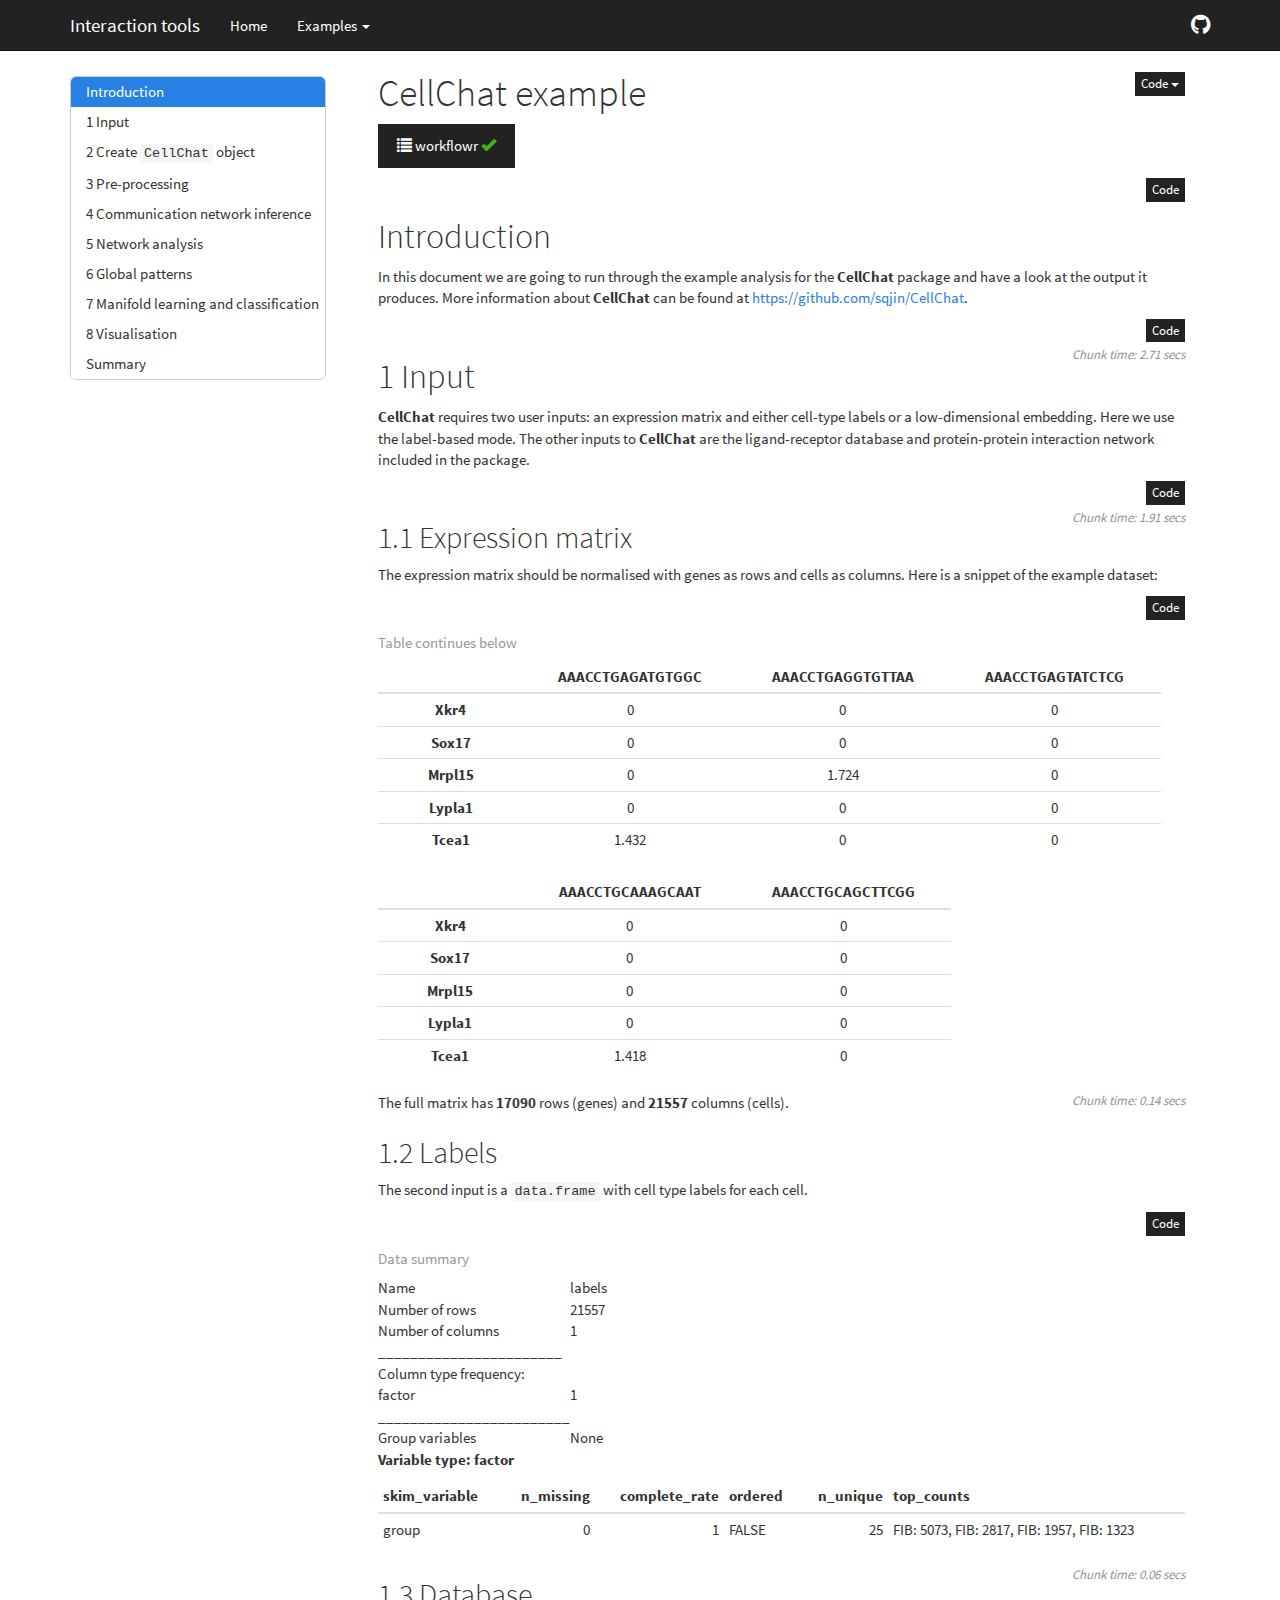
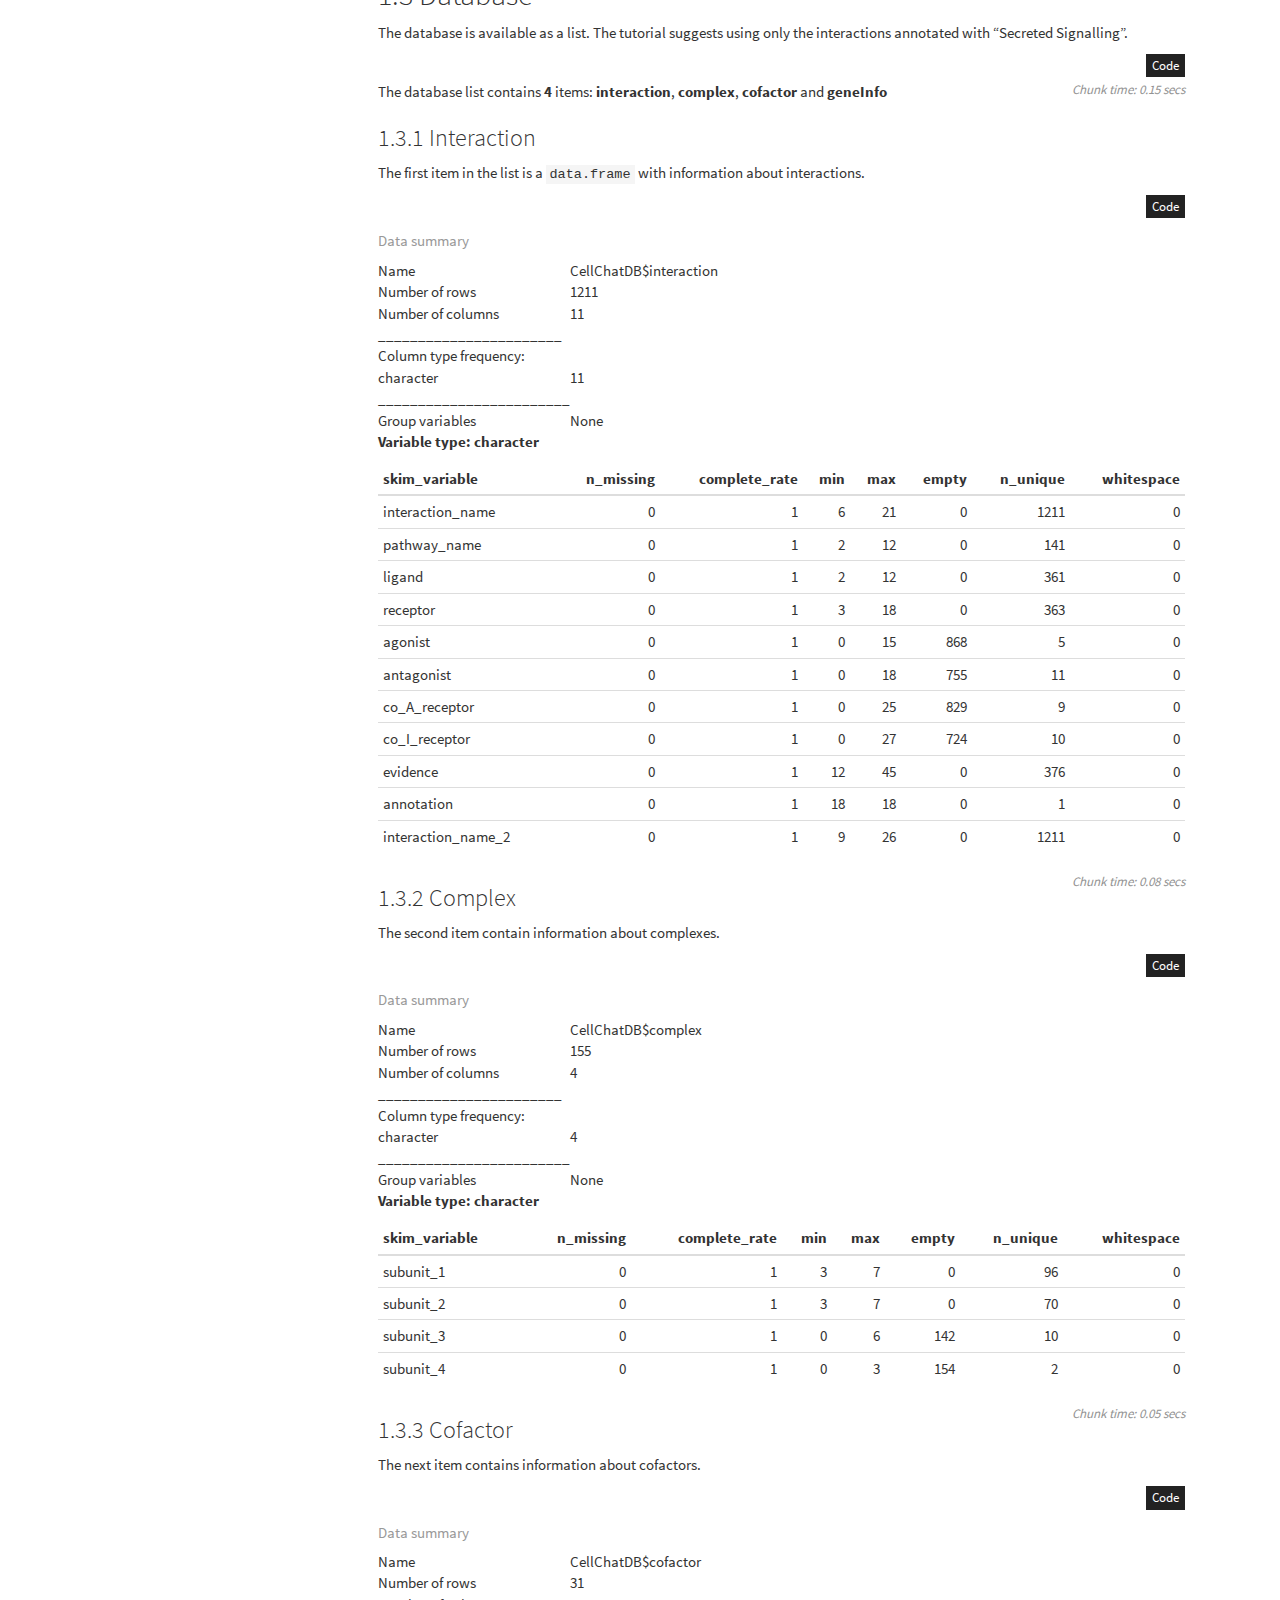
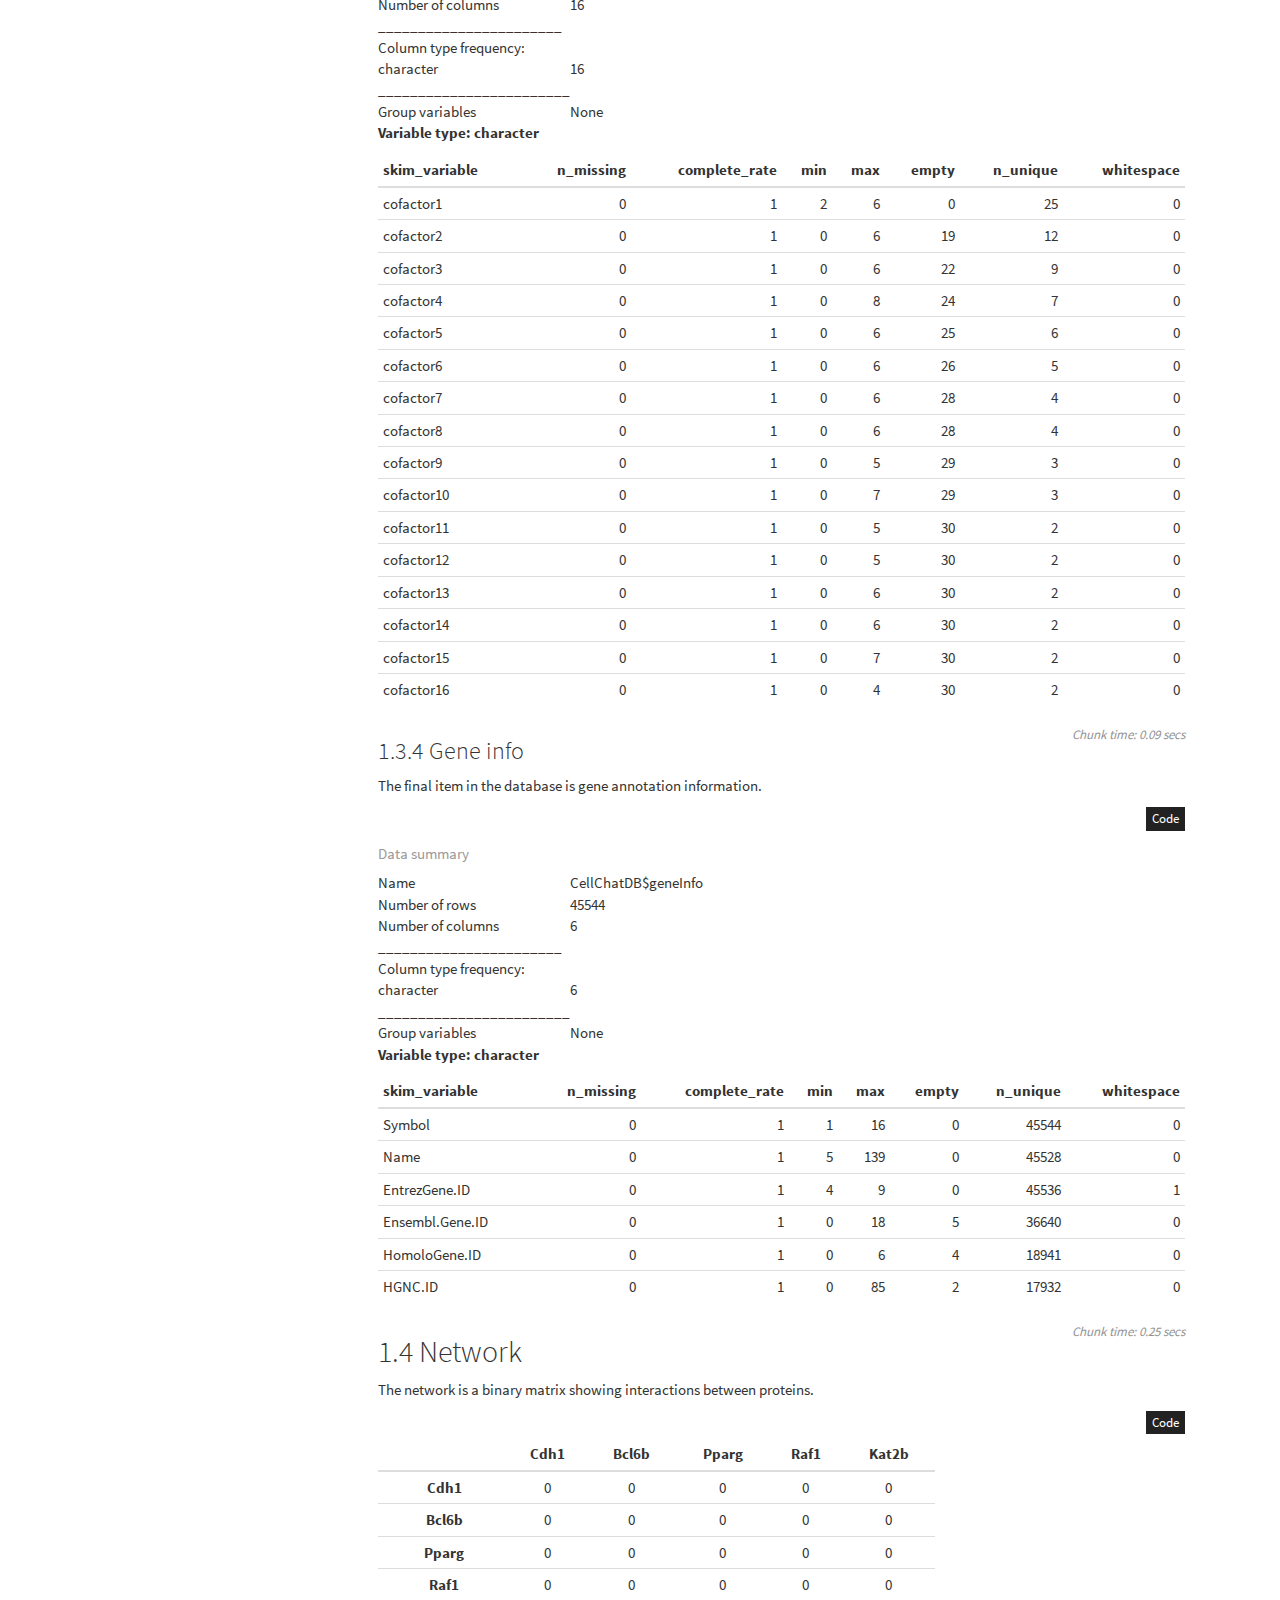
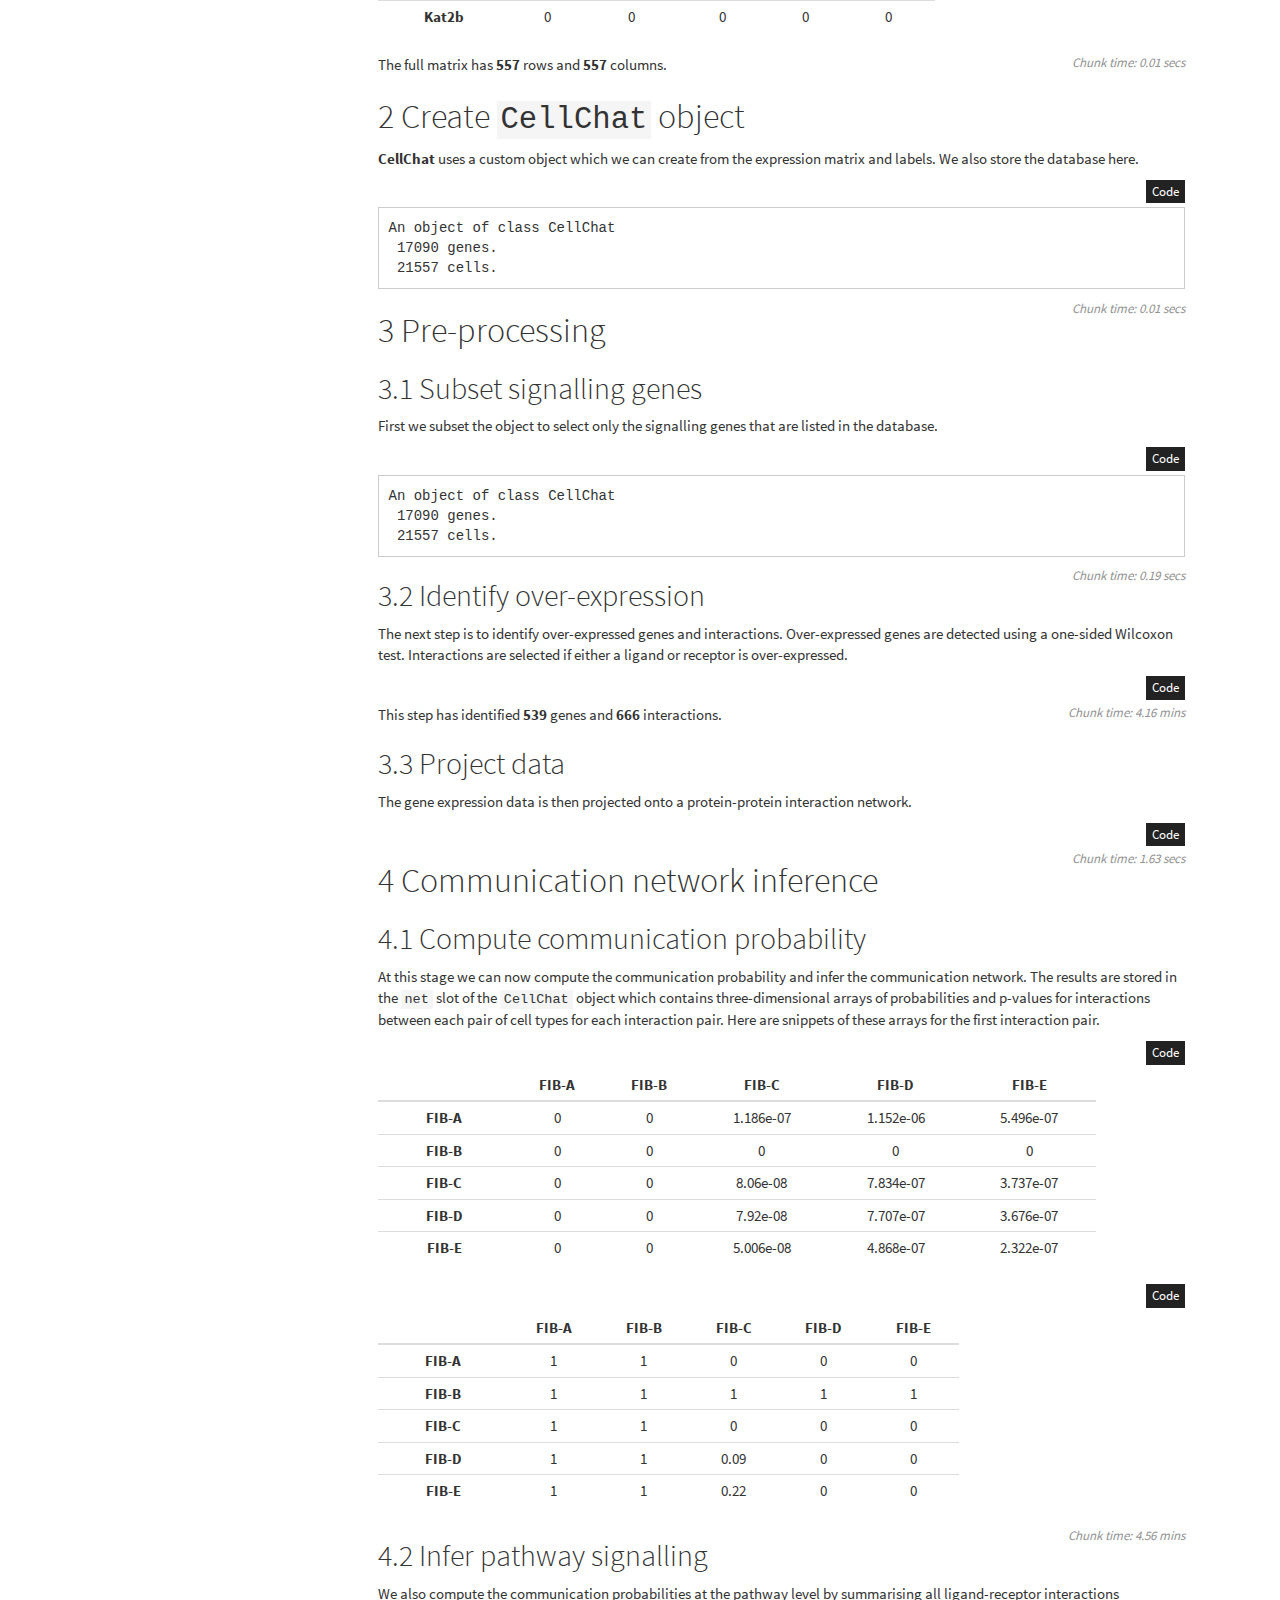
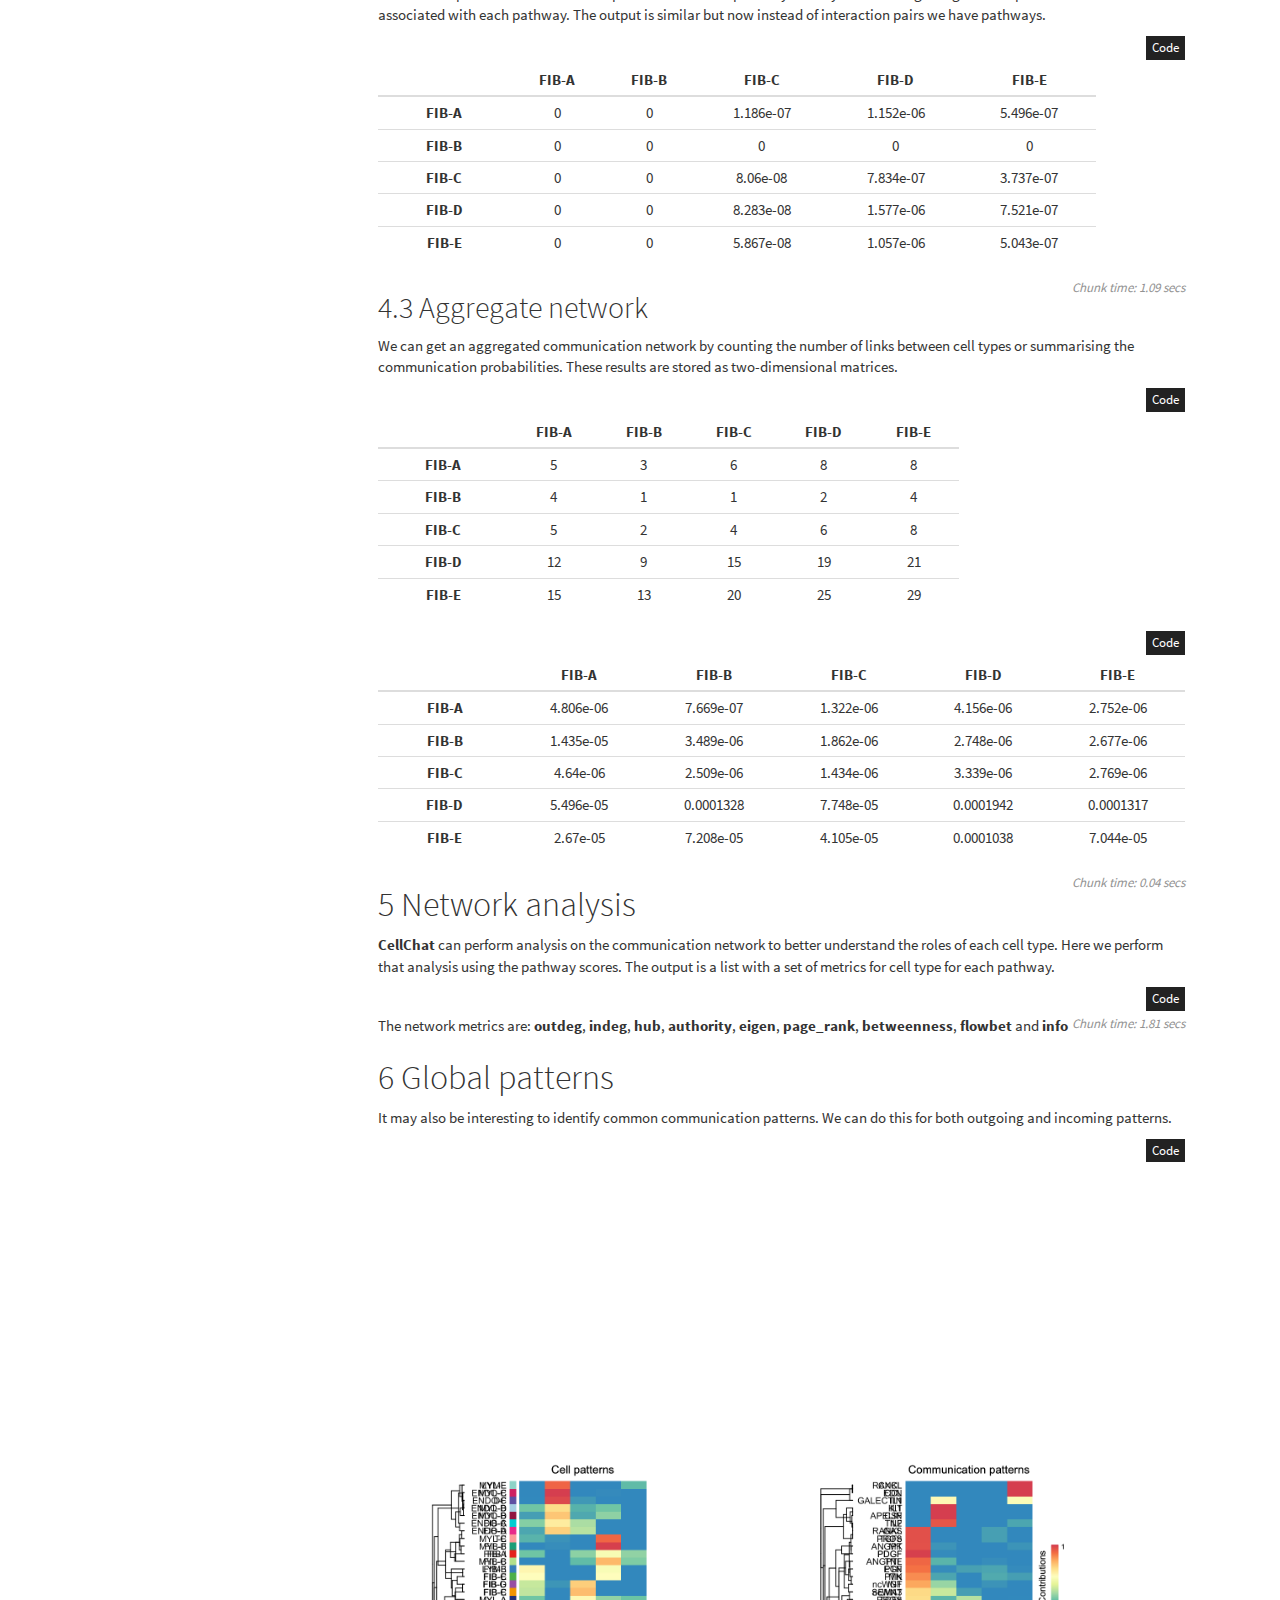
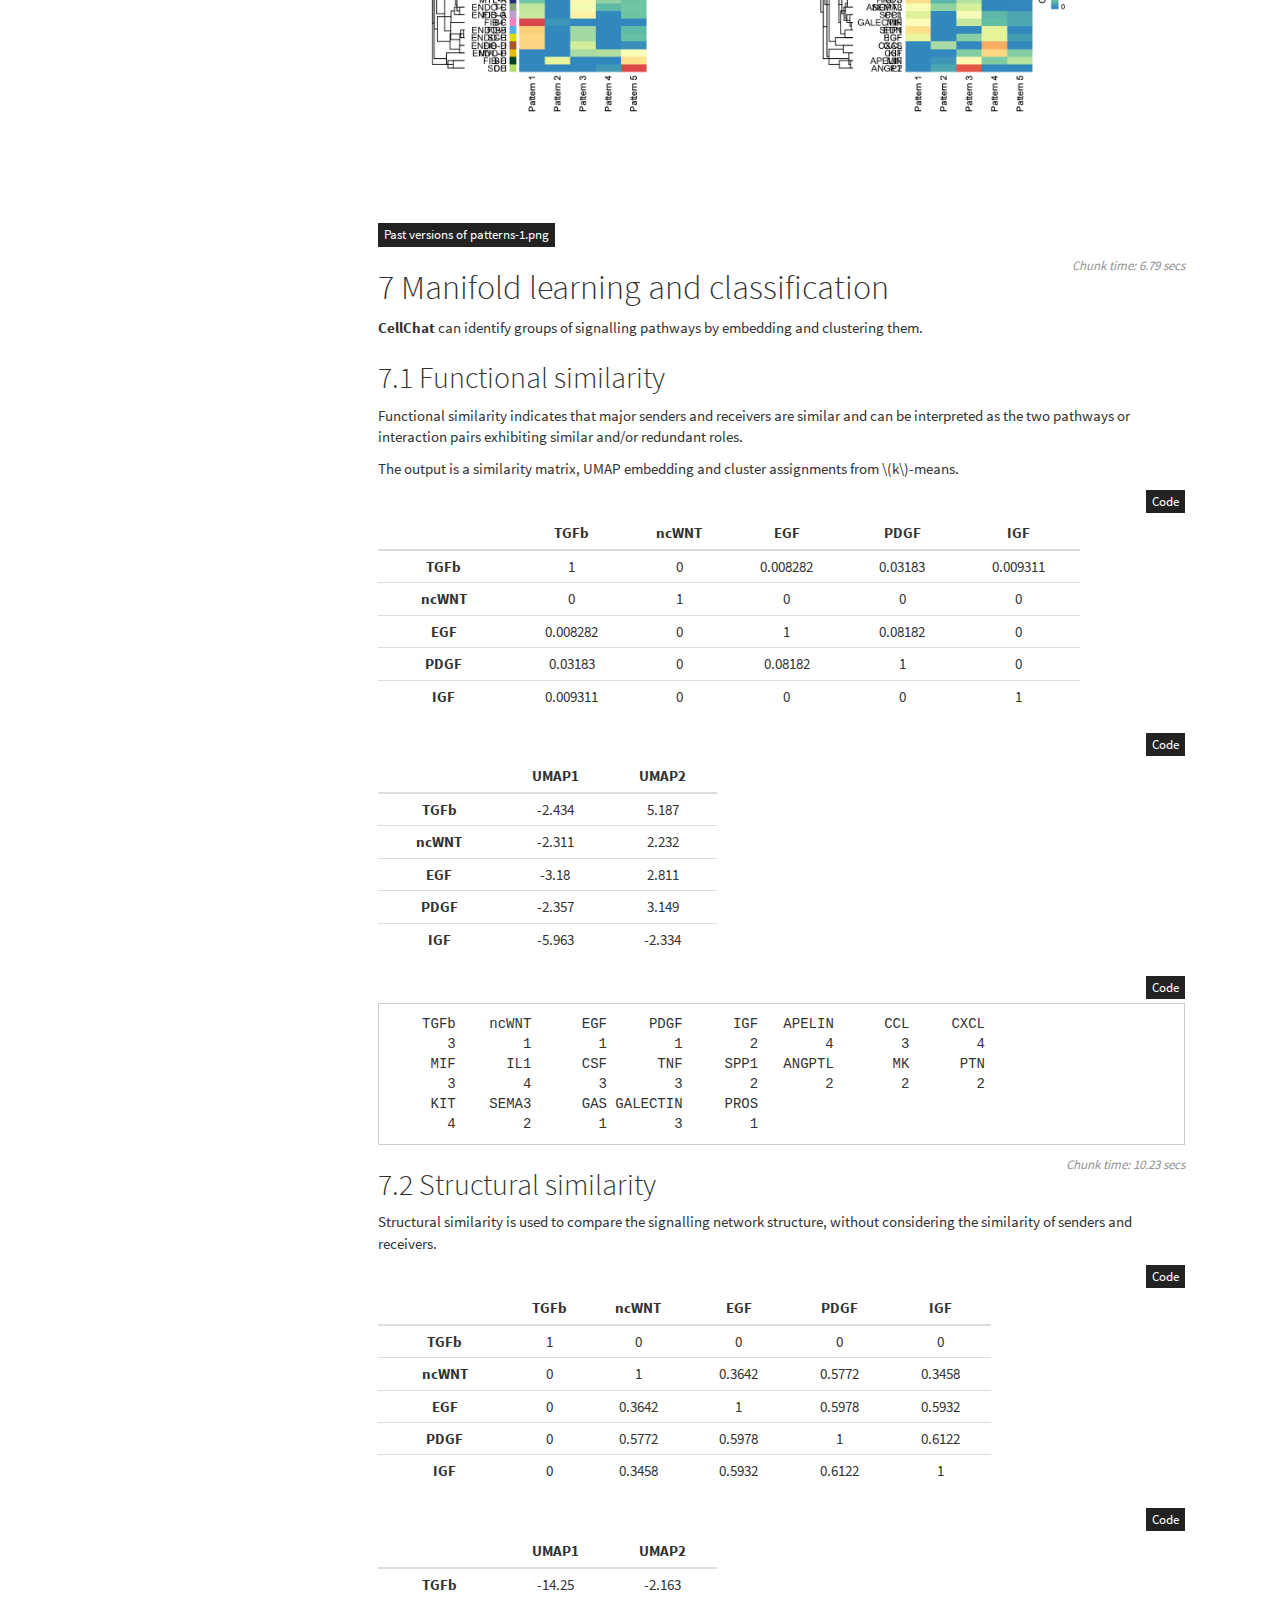
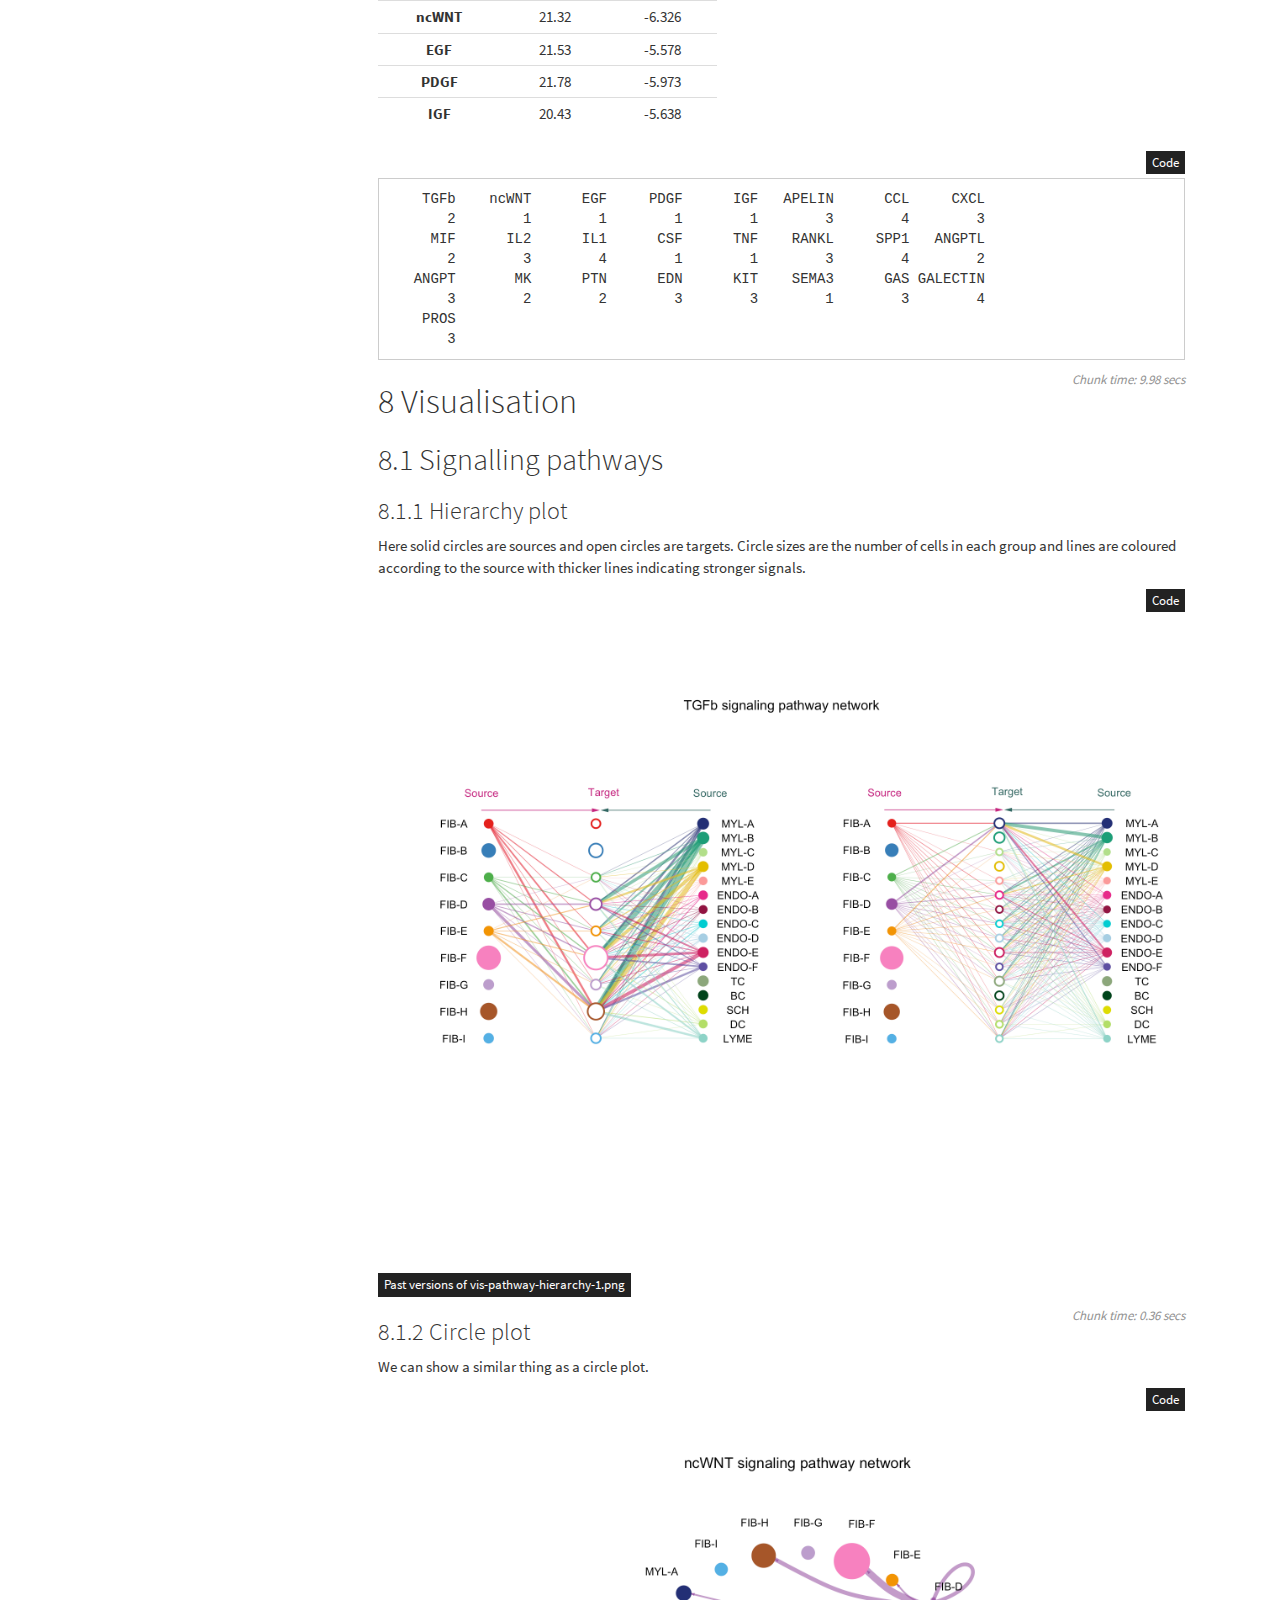
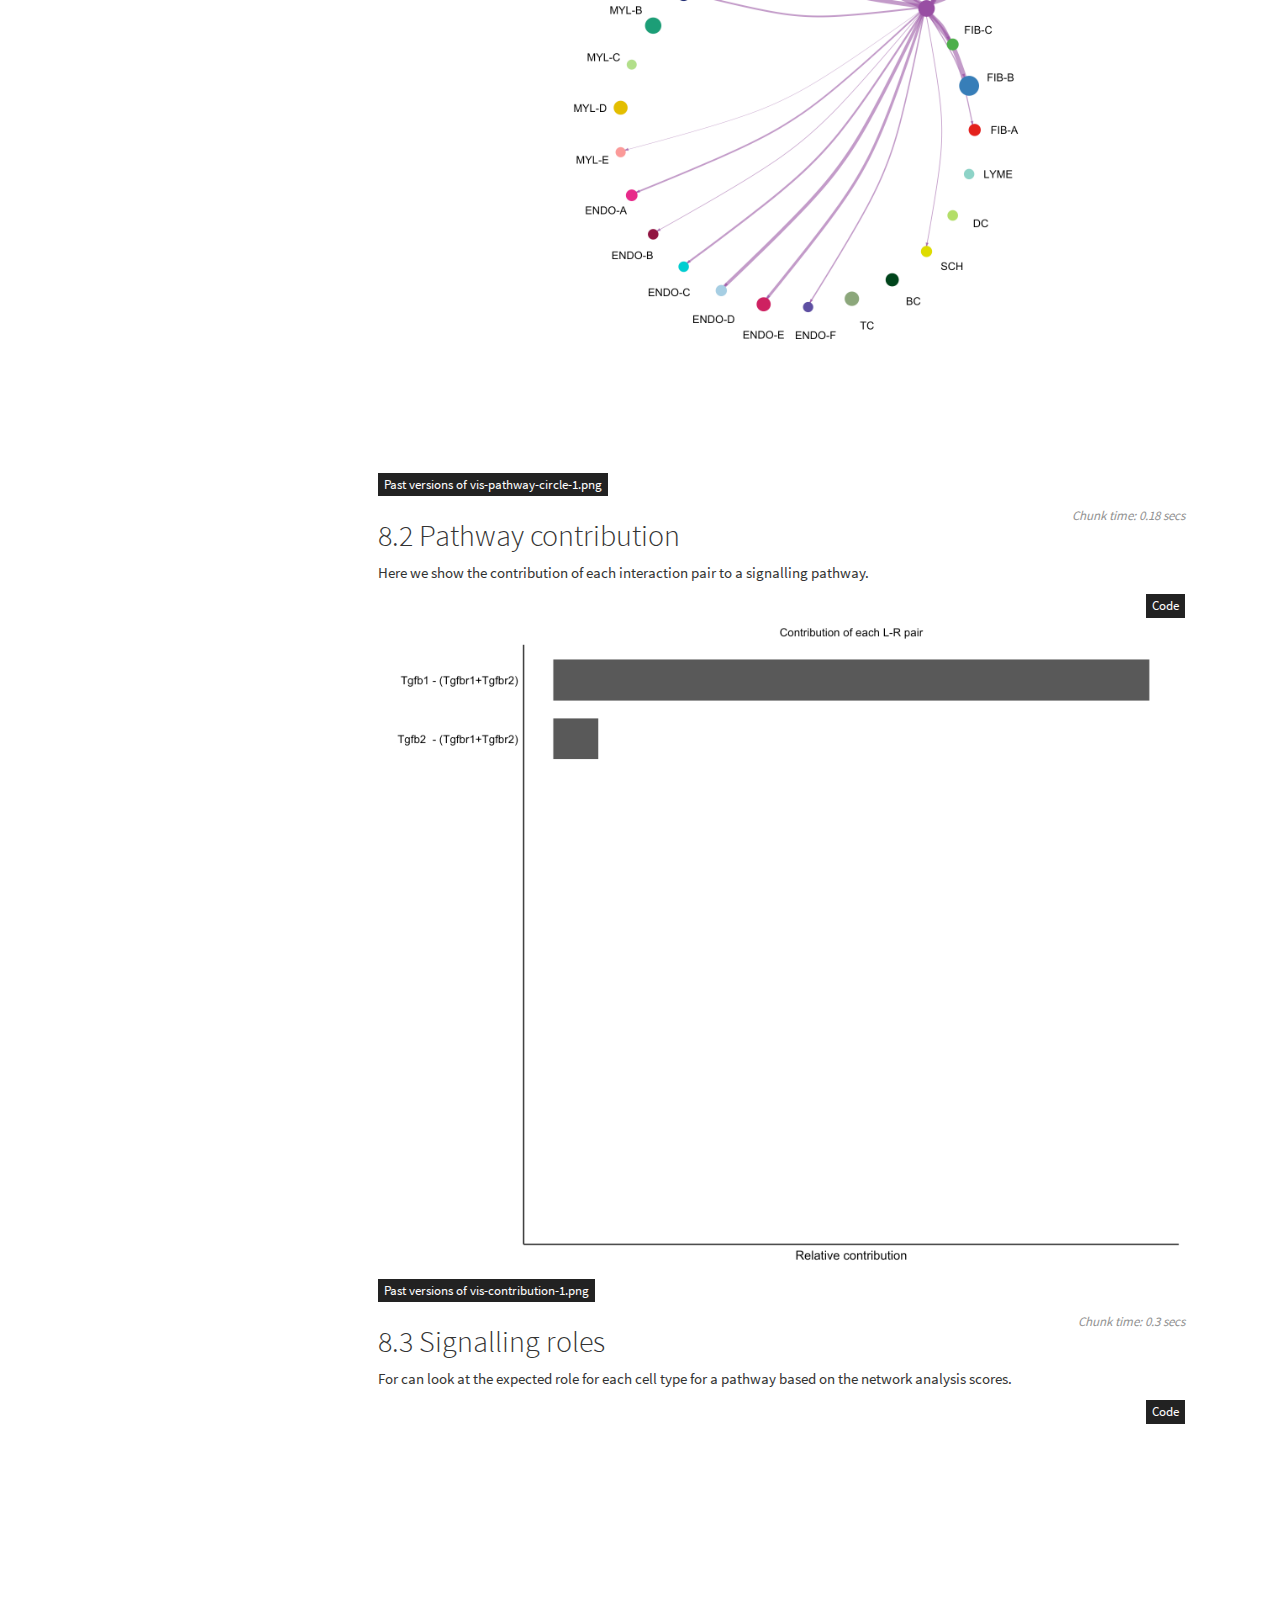
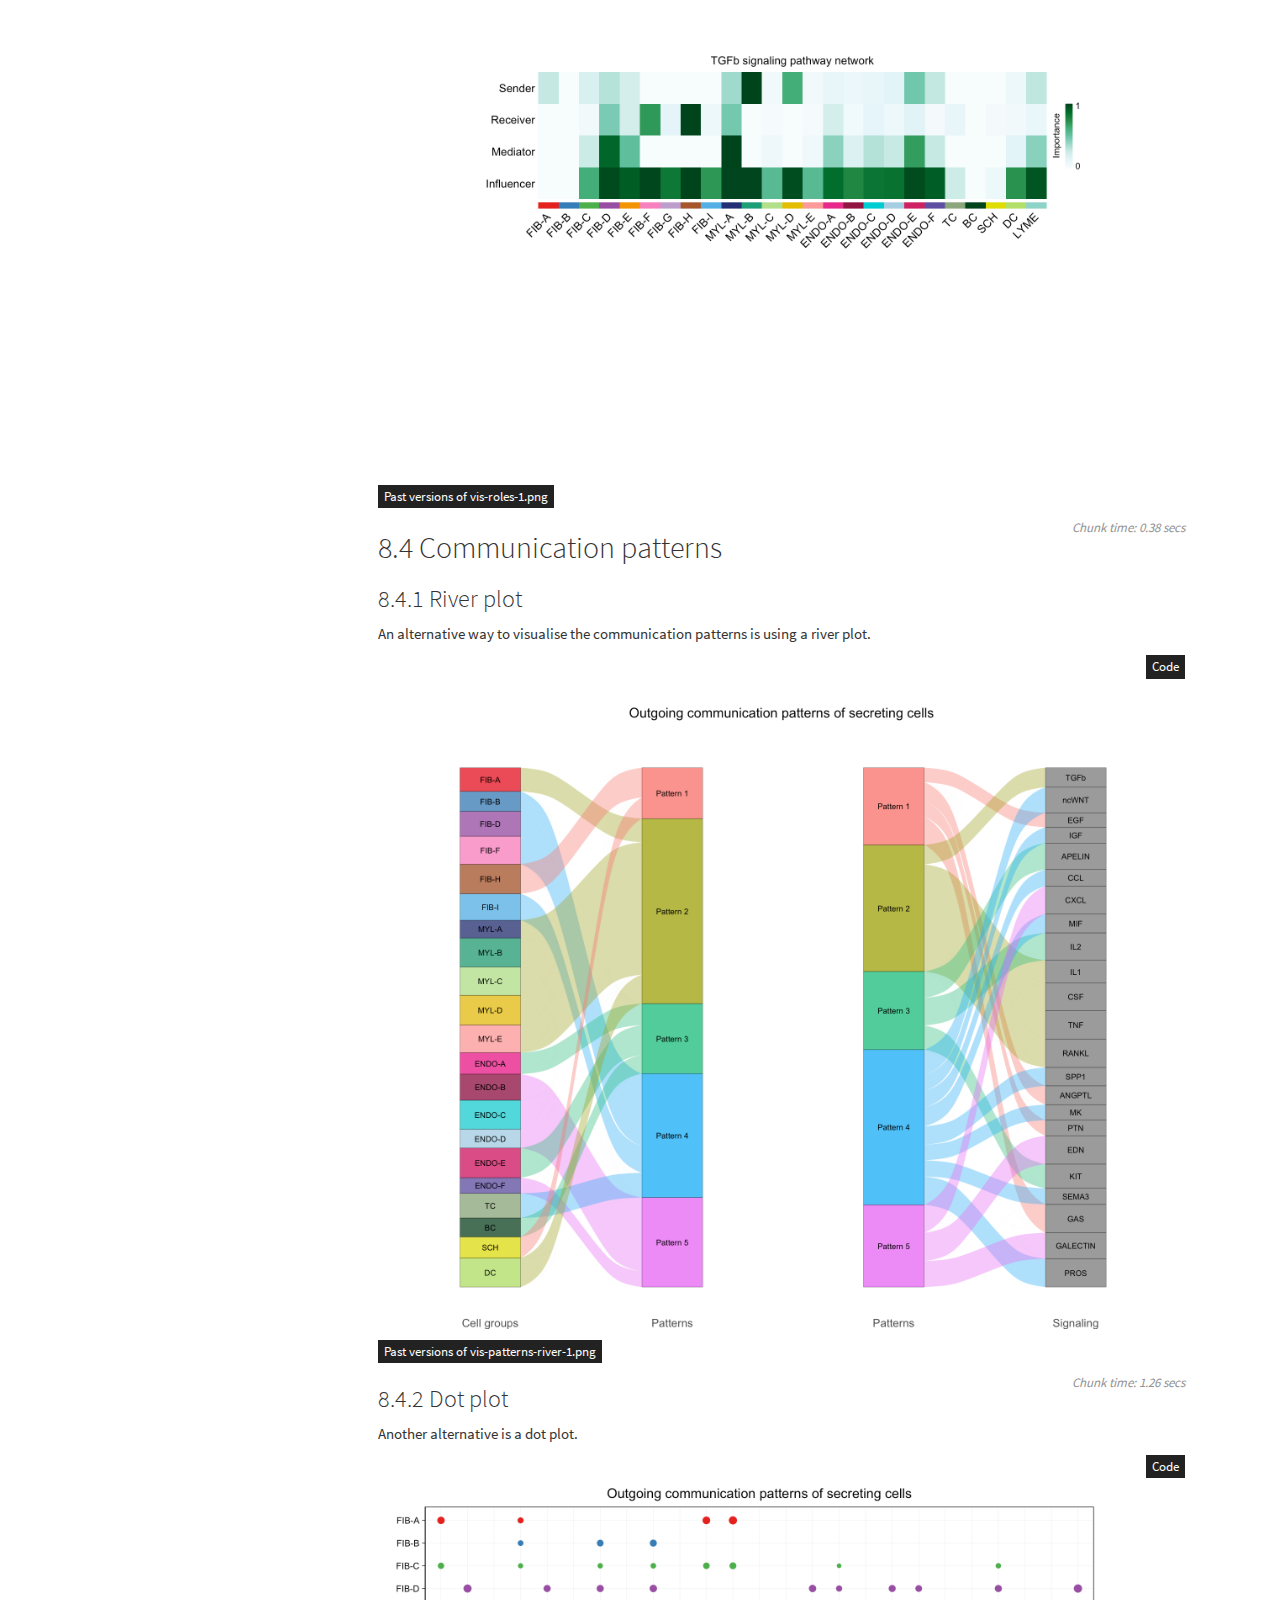
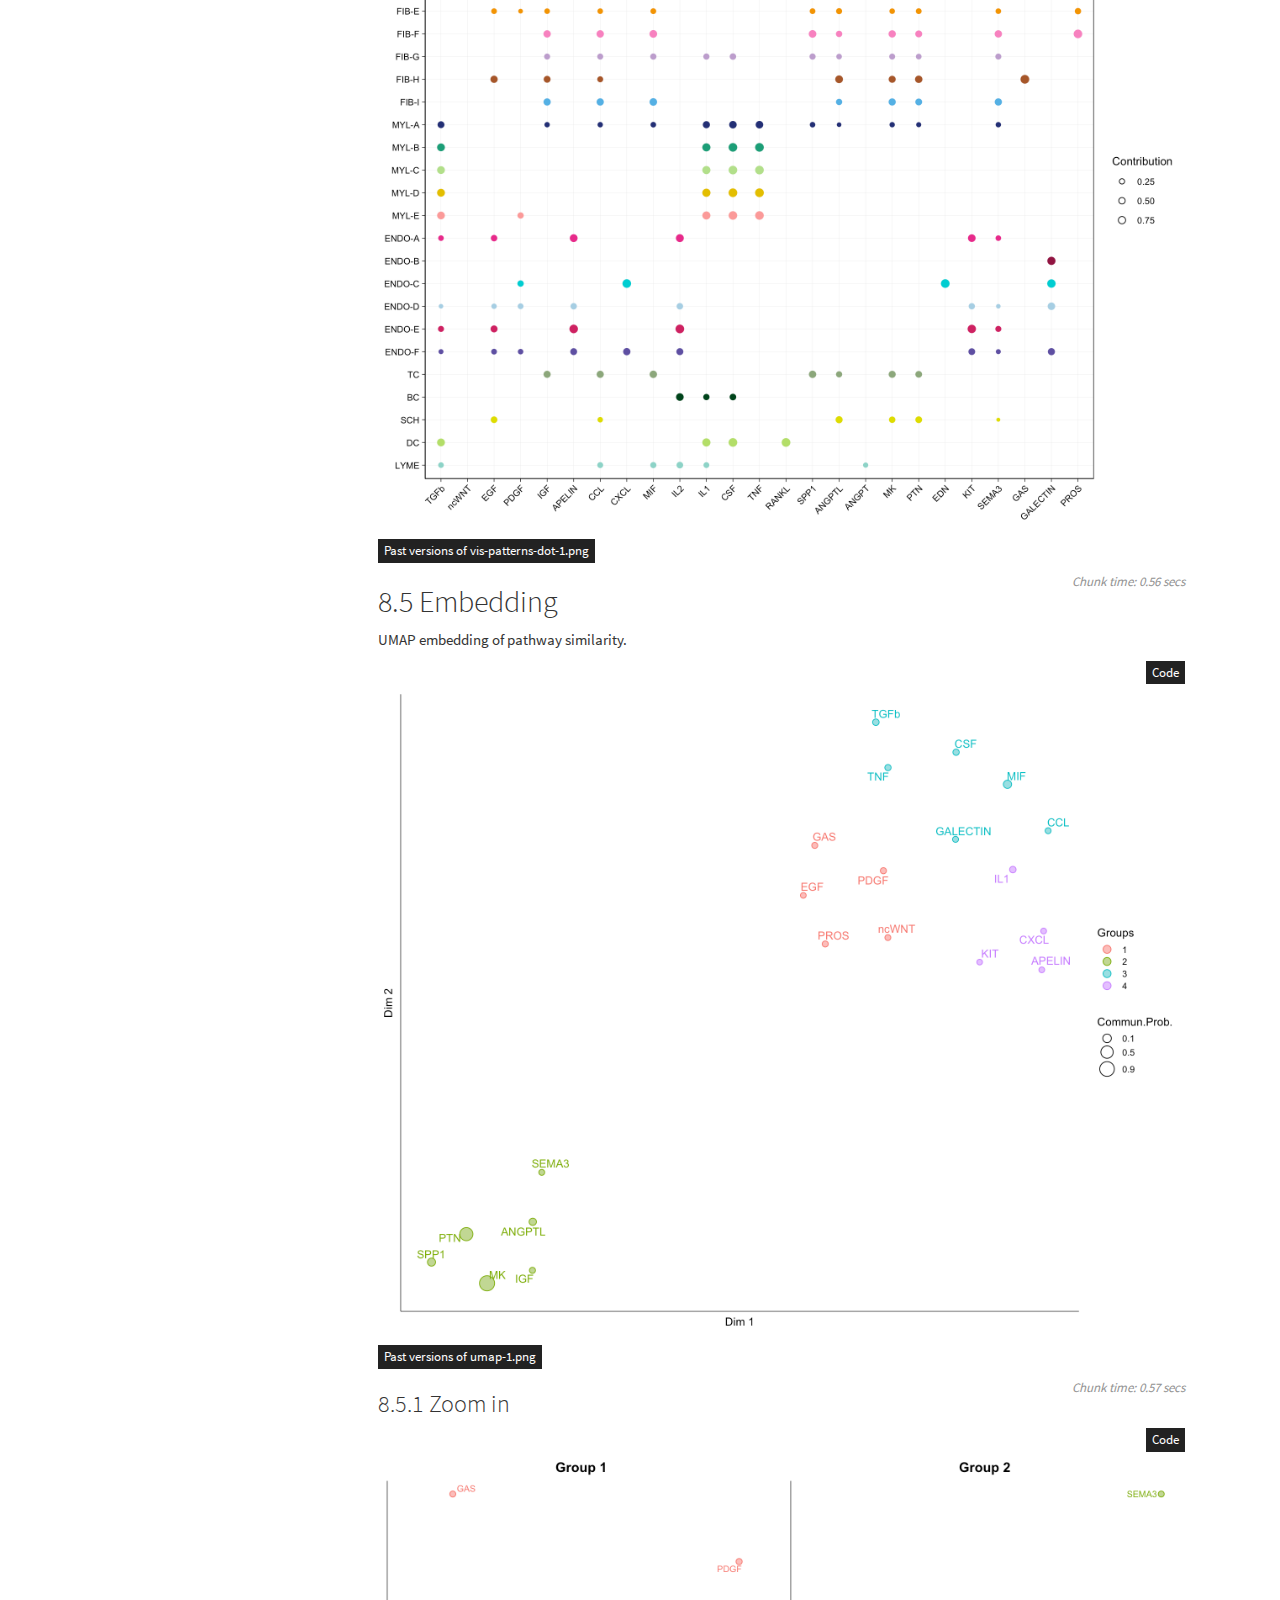
<file: docs/14-CellChat.html>
<!DOCTYPE html>

<html>

<head>

<meta charset="utf-8" />
<meta name="generator" content="pandoc" />
<meta http-equiv="X-UA-Compatible" content="IE=EDGE" />




<title>CellChat example</title>

<script src="site_libs/header-attrs-2.1/header-attrs.js"></script>
<script src="site_libs/jquery-1.11.3/jquery.min.js"></script>
<meta name="viewport" content="width=device-width, initial-scale=1" />
<link href="site_libs/bootstrap-3.3.5/css/cosmo.min.css" rel="stylesheet" />
<script src="site_libs/bootstrap-3.3.5/js/bootstrap.min.js"></script>
<script src="site_libs/bootstrap-3.3.5/shim/html5shiv.min.js"></script>
<script src="site_libs/bootstrap-3.3.5/shim/respond.min.js"></script>
<script src="site_libs/jqueryui-1.11.4/jquery-ui.min.js"></script>
<link href="site_libs/tocify-1.9.1/jquery.tocify.css" rel="stylesheet" />
<script src="site_libs/tocify-1.9.1/jquery.tocify.js"></script>
<script src="site_libs/navigation-1.1/tabsets.js"></script>
<script src="site_libs/navigation-1.1/codefolding.js"></script>
<script src="site_libs/navigation-1.1/sourceembed.js"></script>
<link href="site_libs/highlightjs-9.12.0/textmate.css" rel="stylesheet" />
<script src="site_libs/highlightjs-9.12.0/highlight.js"></script>
<link href="site_libs/pagedtable-1.1/css/pagedtable.css" rel="stylesheet" />
<script src="site_libs/pagedtable-1.1/js/pagedtable.js"></script>

<link rel="icon" href="https://github.com/workflowr/workflowr-assets/raw/master/img/reproducible.png">
<!-- Add a small amount of space between sections. -->
<style type="text/css">
div.section {
  padding-top: 12px;
}
</style>



<style type="text/css">code{white-space: pre;}</style>
<style type="text/css">
  pre:not([class]) {
    background-color: white;
  }
</style>
<script type="text/javascript">
if (window.hljs) {
  hljs.configure({languages: []});
  hljs.initHighlightingOnLoad();
  if (document.readyState && document.readyState === "complete") {
    window.setTimeout(function() { hljs.initHighlighting(); }, 0);
  }
}
</script>



<style type="text/css">
h1 {
  font-size: 34px;
}
h1.title {
  font-size: 38px;
}
h2 {
  font-size: 30px;
}
h3 {
  font-size: 24px;
}
h4 {
  font-size: 18px;
}
h5 {
  font-size: 16px;
}
h6 {
  font-size: 12px;
}
.table th:not([align]) {
  text-align: left;
}
#rmd-source-code {
  display: none;
}
</style>

<link rel="stylesheet" href="custom.css" type="text/css" />



<style type = "text/css">
.main-container {
  max-width: 940px;
  margin-left: auto;
  margin-right: auto;
}
code {
  color: inherit;
  background-color: rgba(0, 0, 0, 0.04);
}
img {
  max-width:100%;
}
.tabbed-pane {
  padding-top: 12px;
}
.html-widget {
  margin-bottom: 20px;
}
button.code-folding-btn:focus {
  outline: none;
}
summary {
  display: list-item;
}
</style>


<style type="text/css">
/* padding for bootstrap navbar */
body {
  padding-top: 51px;
  padding-bottom: 40px;
}
/* offset scroll position for anchor links (for fixed navbar)  */
.section h1 {
  padding-top: 56px;
  margin-top: -56px;
}
.section h2 {
  padding-top: 56px;
  margin-top: -56px;
}
.section h3 {
  padding-top: 56px;
  margin-top: -56px;
}
.section h4 {
  padding-top: 56px;
  margin-top: -56px;
}
.section h5 {
  padding-top: 56px;
  margin-top: -56px;
}
.section h6 {
  padding-top: 56px;
  margin-top: -56px;
}
.dropdown-submenu {
  position: relative;
}
.dropdown-submenu>.dropdown-menu {
  top: 0;
  left: 100%;
  margin-top: -6px;
  margin-left: -1px;
  border-radius: 0 6px 6px 6px;
}
.dropdown-submenu:hover>.dropdown-menu {
  display: block;
}
.dropdown-submenu>a:after {
  display: block;
  content: " ";
  float: right;
  width: 0;
  height: 0;
  border-color: transparent;
  border-style: solid;
  border-width: 5px 0 5px 5px;
  border-left-color: #cccccc;
  margin-top: 5px;
  margin-right: -10px;
}
.dropdown-submenu:hover>a:after {
  border-left-color: #ffffff;
}
.dropdown-submenu.pull-left {
  float: none;
}
.dropdown-submenu.pull-left>.dropdown-menu {
  left: -100%;
  margin-left: 10px;
  border-radius: 6px 0 6px 6px;
}
</style>

<script>
// manage active state of menu based on current page
$(document).ready(function () {
  // active menu anchor
  href = window.location.pathname
  href = href.substr(href.lastIndexOf('/') + 1)
  if (href === "")
    href = "index.html";
  var menuAnchor = $('a[href="' + href + '"]');

  // mark it active
  menuAnchor.parent().addClass('active');

  // if it's got a parent navbar menu mark it active as well
  menuAnchor.closest('li.dropdown').addClass('active');
});
</script>

<!-- tabsets -->

<style type="text/css">
.tabset-dropdown > .nav-tabs {
  display: inline-table;
  max-height: 500px;
  min-height: 44px;
  overflow-y: auto;
  background: white;
  border: 1px solid #ddd;
  border-radius: 4px;
}

.tabset-dropdown > .nav-tabs > li.active:before {
  content: "";
  font-family: 'Glyphicons Halflings';
  display: inline-block;
  padding: 10px;
  border-right: 1px solid #ddd;
}

.tabset-dropdown > .nav-tabs.nav-tabs-open > li.active:before {
  content: "&#xe258;";
  border: none;
}

.tabset-dropdown > .nav-tabs.nav-tabs-open:before {
  content: "";
  font-family: 'Glyphicons Halflings';
  display: inline-block;
  padding: 10px;
  border-right: 1px solid #ddd;
}

.tabset-dropdown > .nav-tabs > li.active {
  display: block;
}

.tabset-dropdown > .nav-tabs > li > a,
.tabset-dropdown > .nav-tabs > li > a:focus,
.tabset-dropdown > .nav-tabs > li > a:hover {
  border: none;
  display: inline-block;
  border-radius: 4px;
  background-color: transparent;
}

.tabset-dropdown > .nav-tabs.nav-tabs-open > li {
  display: block;
  float: none;
}

.tabset-dropdown > .nav-tabs > li {
  display: none;
}
</style>

<!-- code folding -->
<style type="text/css">
.code-folding-btn { margin-bottom: 4px; }
</style>



<style type="text/css">

#TOC {
  margin: 25px 0px 20px 0px;
}
@media (max-width: 768px) {
#TOC {
  position: relative;
  width: 100%;
}
}

@media print {
.toc-content {
  /* see https://github.com/w3c/csswg-drafts/issues/4434 */
  float: right;
}
}

.toc-content {
  padding-left: 30px;
  padding-right: 40px;
}

div.main-container {
  max-width: 1200px;
}

div.tocify {
  width: 20%;
  max-width: 260px;
  max-height: 85%;
}

@media (min-width: 768px) and (max-width: 991px) {
  div.tocify {
    width: 25%;
  }
}

@media (max-width: 767px) {
  div.tocify {
    width: 100%;
    max-width: none;
  }
}

.tocify ul, .tocify li {
  line-height: 20px;
}

.tocify-subheader .tocify-item {
  font-size: 0.90em;
}

.tocify .list-group-item {
  border-radius: 0px;
}


</style>



</head>

<body>


<div class="container-fluid main-container">


<!-- setup 3col/9col grid for toc_float and main content  -->
<div class="row-fluid">
<div class="col-xs-12 col-sm-4 col-md-3">
<div id="TOC" class="tocify">
</div>
</div>

<div class="toc-content col-xs-12 col-sm-8 col-md-9">



<div id="nav-placeholder"></div>

<script>
$(function(){
  $("#nav-placeholder").load("navbar-content.html");
});
</script>

<div class="fluid-row" id="header">

<div class="btn-group pull-right">
<button type="button" class="btn btn-default btn-xs dropdown-toggle" data-toggle="dropdown" aria-haspopup="true" aria-expanded="false"><span>Code</span> <span class="caret"></span></button>
<ul class="dropdown-menu" style="min-width: 50px;">
<li><a id="rmd-show-all-code" href="#">Show All Code</a></li>
<li><a id="rmd-hide-all-code" href="#">Hide All Code</a></li>
<li role="separator" class="divider"></li>
<li><a id="rmd-download-source" href="#">Download Rmd</a></li>
</ul>
</div>



<h1 class="title toc-ignore">CellChat example</h1>

</div>


<p>
<button type="button" class="btn btn-default btn-workflowr btn-workflowr-report" data-toggle="collapse" data-target="#workflowr-report">
<span class="glyphicon glyphicon-list" aria-hidden="true"></span> workflowr <span class="glyphicon glyphicon-ok text-success" aria-hidden="true"></span>
</button>
</p>
<div id="workflowr-report" class="collapse">
<ul class="nav nav-tabs">
<li class="active">
<a data-toggle="tab" href="#summary">Summary</a>
</li>
<li>
<a data-toggle="tab" href="#checks"> Checks <span class="glyphicon glyphicon-ok text-success" aria-hidden="true"></span> </a>
</li>
<li>
<a data-toggle="tab" href="#versions">Past versions</a>
</li>
</ul>
<div class="tab-content">
<div id="summary" class="tab-pane fade in active">
<p>
<strong>Last updated:</strong> 2020-11-24
</p>
<p>
<strong>Checks:</strong> <span class="glyphicon glyphicon-ok text-success" aria-hidden="true"></span> 7 <span class="glyphicon glyphicon-exclamation-sign text-danger" aria-hidden="true"></span> 0
</p>
<p>
<strong>Knit directory:</strong> <code>interaction-tools/</code> <span class="glyphicon glyphicon-question-sign" aria-hidden="true" title="This is the local directory in which the code in this file was executed."> </span>
</p>
<p>
This reproducible <a href="http://rmarkdown.rstudio.com">R Markdown</a> analysis was created with <a
  href="https://github.com/jdblischak/workflowr">workflowr</a> (version 1.6.2). The <em>Checks</em> tab describes the reproducibility checks that were applied when the results were created. The <em>Past versions</em> tab lists the development history.
</p>
<hr>
</div>
<div id="checks" class="tab-pane fade">
<div id="workflowr-checks" class="panel-group">
<div class="panel panel-default">
<div class="panel-heading">
<p class="panel-title">
<a data-toggle="collapse" data-parent="#workflowr-checks" href="#strongRMarkdownfilestronguptodate"> <span class="glyphicon glyphicon-ok text-success" aria-hidden="true"></span> <strong>R Markdown file:</strong> up-to-date </a>
</p>
</div>
<div id="strongRMarkdownfilestronguptodate" class="panel-collapse collapse">
<div class="panel-body">
<p>Great! Since the R Markdown file has been committed to the Git repository, you know the exact version of the code that produced these results.</p>
</div>
</div>
</div>
<div class="panel panel-default">
<div class="panel-heading">
<p class="panel-title">
<a data-toggle="collapse" data-parent="#workflowr-checks" href="#strongEnvironmentstrongempty"> <span class="glyphicon glyphicon-ok text-success" aria-hidden="true"></span> <strong>Environment:</strong> empty </a>
</p>
</div>
<div id="strongEnvironmentstrongempty" class="panel-collapse collapse">
<div class="panel-body">
<p>Great job! The global environment was empty. Objects defined in the global environment can affect the analysis in your R Markdown file in unknown ways. For reproduciblity it’s best to always run the code in an empty environment.</p>
</div>
</div>
</div>
<div class="panel panel-default">
<div class="panel-heading">
<p class="panel-title">
<a data-toggle="collapse" data-parent="#workflowr-checks" href="#strongSeedstrongcodesetseed20191213code"> <span class="glyphicon glyphicon-ok text-success" aria-hidden="true"></span> <strong>Seed:</strong> <code>set.seed(20191213)</code> </a>
</p>
</div>
<div id="strongSeedstrongcodesetseed20191213code" class="panel-collapse collapse">
<div class="panel-body">
<p>The command <code>set.seed(20191213)</code> was run prior to running the code in the R Markdown file. Setting a seed ensures that any results that rely on randomness, e.g. subsampling or permutations, are reproducible.</p>
</div>
</div>
</div>
<div class="panel panel-default">
<div class="panel-heading">
<p class="panel-title">
<a data-toggle="collapse" data-parent="#workflowr-checks" href="#strongSessioninformationstrongrecorded"> <span class="glyphicon glyphicon-ok text-success" aria-hidden="true"></span> <strong>Session information:</strong> recorded </a>
</p>
</div>
<div id="strongSessioninformationstrongrecorded" class="panel-collapse collapse">
<div class="panel-body">
<p>Great job! Recording the operating system, R version, and package versions is critical for reproducibility.</p>
</div>
</div>
</div>
<div class="panel panel-default">
<div class="panel-heading">
<p class="panel-title">
<a data-toggle="collapse" data-parent="#workflowr-checks" href="#strongCachestrongnone"> <span class="glyphicon glyphicon-ok text-success" aria-hidden="true"></span> <strong>Cache:</strong> none </a>
</p>
</div>
<div id="strongCachestrongnone" class="panel-collapse collapse">
<div class="panel-body">
<p>Nice! There were no cached chunks for this analysis, so you can be confident that you successfully produced the results during this run.</p>
</div>
</div>
</div>
<div class="panel panel-default">
<div class="panel-heading">
<p class="panel-title">
<a data-toggle="collapse" data-parent="#workflowr-checks" href="#strongFilepathsstrongrelative"> <span class="glyphicon glyphicon-ok text-success" aria-hidden="true"></span> <strong>File paths:</strong> relative </a>
</p>
</div>
<div id="strongFilepathsstrongrelative" class="panel-collapse collapse">
<div class="panel-body">
<p>Great job! Using relative paths to the files within your workflowr project makes it easier to run your code on other machines.</p>
</div>
</div>
</div>
<div class="panel panel-default">
<div class="panel-heading">
<p class="panel-title">
<a data-toggle="collapse" data-parent="#workflowr-checks" href="#strongRepositoryversionstrongahrefhttpgithubcomlazappiiteractiontoolstree0333fe338ef08f0c7d43a9b4e271a49de2880d12targetblank0333fe3a"> <span class="glyphicon glyphicon-ok text-success" aria-hidden="true"></span> <strong>Repository version:</strong> <a href="http://github.com/lazappi/iteraction-tools/tree/0333fe338ef08f0c7d43a9b4e271a49de2880d12" target="_blank">0333fe3</a> </a>
</p>
</div>
<div id="strongRepositoryversionstrongahrefhttpgithubcomlazappiiteractiontoolstree0333fe338ef08f0c7d43a9b4e271a49de2880d12targetblank0333fe3a" class="panel-collapse collapse">
<div class="panel-body">
<p>
Great! You are using Git for version control. Tracking code development and connecting the code version to the results is critical for reproducibility.
</p>
<p>
The results in this page were generated with repository version <a href="http://github.com/lazappi/iteraction-tools/tree/0333fe338ef08f0c7d43a9b4e271a49de2880d12" target="_blank">0333fe3</a>. See the <em>Past versions</em> tab to see a history of the changes made to the R Markdown and HTML files.
</p>
<p>
Note that you need to be careful to ensure that all relevant files for the analysis have been committed to Git prior to generating the results (you can use <code>wflow_publish</code> or <code>wflow_git_commit</code>). workflowr only checks the R Markdown file, but you know if there are other scripts or data files that it depends on. Below is the status of the Git repository when the results were generated:
</p>
<pre><code>
Ignored files:
    Ignored:    .Rhistory
    Ignored:    .Rproj.user/
    Ignored:    .drake/
    Ignored:    data/COMUNET/
    Ignored:    data/CellChat/
    Ignored:    data/ICELLNET/
    Ignored:    data/NicheNet/
    Ignored:    data/cellphonedb/
    Ignored:    data/celltalker/
    Ignored:    output/14-CellChat.Rmd/
    Ignored:    output/15-talklr.Rmd/
    Ignored:    output/16-CiteFuse.Rmd/
    Ignored:    output/17-scTHI.Rmd/
    Ignored:    output/18-celltalker.Rmd/
    Ignored:    output/index.Rmd/
    Ignored:    renv/library/
    Ignored:    renv/python/
    Ignored:    renv/staging/

Unstaged changes:
    Modified:   _drake.R
    Modified:   output/11-CellPhoneDB.Rmd/count_network.txt
    Modified:   output/11-CellPhoneDB.Rmd/dotplot.png
    Modified:   output/11-CellPhoneDB.Rmd/heatmap_counts.png
    Modified:   output/11-CellPhoneDB.Rmd/heatmap_logcounts.png
    Modified:   output/11-CellPhoneDB.Rmd/interactions_count.txt
    Modified:   output/11-CellPhoneDB.Rmd/pvalues.txt
    Modified:   output/11-CellPhoneDB.Rmd/significant_means.txt

</code></pre>
<p>
Note that any generated files, e.g. HTML, png, CSS, etc., are not included in this status report because it is ok for generated content to have uncommitted changes.
</p>
</div>
</div>
</div>
</div>
<hr>
</div>
<div id="versions" class="tab-pane fade">

<p>
These are the previous versions of the repository in which changes were made to the R Markdown (<code>analysis/14-CellChat.Rmd</code>) and HTML (<code>docs/14-CellChat.html</code>) files. If you’ve configured a remote Git repository (see <code>?wflow_git_remote</code>), click on the hyperlinks in the table below to view the files as they were in that past version.
</p>
<div class="table-responsive">
<table class="table table-condensed table-hover">
<thead>
<tr>
<th>
File
</th>
<th>
Version
</th>
<th>
Author
</th>
<th>
Date
</th>
<th>
Message
</th>
</tr>
</thead>
<tbody>
<tr>
<td>
html
</td>
<td>
<a href="http://github.com/lazappi/iteraction-tools/blob/994076290bd14c573826c680a8e8c0e4dd1982b9/docs/14-CellChat.html" target="_blank">9940762</a>
</td>
<td>
Luke Zappia
</td>
<td>
2020-09-24
</td>
<td>
Add talklr to drake
</td>
</tr>
<tr>
<td>
Rmd
</td>
<td>
<a href="http://github.com/lazappi/iteraction-tools/blob/b6db7b4fa421b0c2a52a5c96c28483df2d843a10/analysis/14-CellChat.Rmd" target="_blank">b6db7b4</a>
</td>
<td>
Luke Zappia
</td>
<td>
2020-07-30
</td>
<td>
Add CellChat walkthrough
</td>
</tr>
<tr>
<td>
html
</td>
<td>
<a href="http://github.com/lazappi/iteraction-tools/blob/b6db7b4fa421b0c2a52a5c96c28483df2d843a10/docs/14-CellChat.html" target="_blank">b6db7b4</a>
</td>
<td>
Luke Zappia
</td>
<td>
2020-07-30
</td>
<td>
Add CellChat walkthrough
</td>
</tr>
<tr>
<td>
Rmd
</td>
<td>
<a href="http://github.com/lazappi/iteraction-tools/blob/f01744803e8182dfa5356d3f38543fed78292e13/analysis/14-CellChat.Rmd" target="_blank">f017448</a>
</td>
<td>
Luke Zappia
</td>
<td>
2020-07-29
</td>
<td>
Setup CellChat
</td>
</tr>
<tr>
<td>
html
</td>
<td>
<a href="http://github.com/lazappi/iteraction-tools/blob/f01744803e8182dfa5356d3f38543fed78292e13/docs/14-CellChat.html" target="_blank">f017448</a>
</td>
<td>
Luke Zappia
</td>
<td>
2020-07-29
</td>
<td>
Setup CellChat
</td>
</tr>
</tbody>
</table>
</div>
<hr>
</div>
</div>
</div>
<pre class="r"><code># Setup document
source(here::here(&quot;code&quot;, &quot;setup.R&quot;))

# Function dependencies
invisible(drake::readd(download_link))</code></pre>
<div id="introduction" class="section level1 unnumbered" number="">
<h1 class="unnumbered" number="">Introduction</h1>
<p>In this document we are going to run through the example analysis for the <strong>CellChat</strong> package and have a look at the output it produces. More information about <strong>CellChat</strong> can be found at <a href="https://github.com/sqjin/CellChat" class="uri">https://github.com/sqjin/CellChat</a>.</p>
<pre class="r"><code>library(&quot;CellChat&quot;)
library(&quot;ggalluvial&quot;)</code></pre>
<p class="timeit">
Chunk time: 2.71 secs
</p>
</div>
<div id="input" class="section level1" number="1">
<h1 number="1"><span class="header-section-number">1</span> Input</h1>
<p><strong>CellChat</strong> requires two user inputs: an expression matrix and either cell-type labels or a low-dimensional embedding. Here we use the label-based mode. The other inputs to <strong>CellChat</strong> are the ligand-receptor database and protein-protein interaction network included in the package.</p>
<pre class="r"><code>load(fs::path(PATHS$CellChat_in, &quot;data_wound_CellChat.rda&quot;))</code></pre>
<p class="timeit">
Chunk time: 1.91 secs
</p>
<div id="expression-matrix" class="section level2" number="1.1">
<h2 number="1.1"><span class="header-section-number">1.1</span> Expression matrix</h2>
<p>The expression matrix should be normalised with genes as rows and cells as columns. Here is a snippet of the example dataset:</p>
<pre class="r"><code>expr &lt;- data_wound$data

pander(as.matrix(expr[1:5, 1:5]))</code></pre>
<table style="width:97%;">
<caption>Table continues below</caption>
<colgroup>
<col width="18%" />
<col width="26%" />
<col width="26%" />
<col width="26%" />
</colgroup>
<thead>
<tr class="header">
<th align="center"> </th>
<th align="center">AAACCTGAGATGTGGC</th>
<th align="center">AAACCTGAGGTGTTAA</th>
<th align="center">AAACCTGAGTATCTCG</th>
</tr>
</thead>
<tbody>
<tr class="odd">
<td align="center"><strong>Xkr4</strong></td>
<td align="center">0</td>
<td align="center">0</td>
<td align="center">0</td>
</tr>
<tr class="even">
<td align="center"><strong>Sox17</strong></td>
<td align="center">0</td>
<td align="center">0</td>
<td align="center">0</td>
</tr>
<tr class="odd">
<td align="center"><strong>Mrpl15</strong></td>
<td align="center">0</td>
<td align="center">1.724</td>
<td align="center">0</td>
</tr>
<tr class="even">
<td align="center"><strong>Lypla1</strong></td>
<td align="center">0</td>
<td align="center">0</td>
<td align="center">0</td>
</tr>
<tr class="odd">
<td align="center"><strong>Tcea1</strong></td>
<td align="center">1.432</td>
<td align="center">0</td>
<td align="center">0</td>
</tr>
</tbody>
</table>
<table style="width:71%;">
<colgroup>
<col width="18%" />
<col width="26%" />
<col width="26%" />
</colgroup>
<thead>
<tr class="header">
<th align="center"> </th>
<th align="center">AAACCTGCAAAGCAAT</th>
<th align="center">AAACCTGCAGCTTCGG</th>
</tr>
</thead>
<tbody>
<tr class="odd">
<td align="center"><strong>Xkr4</strong></td>
<td align="center">0</td>
<td align="center">0</td>
</tr>
<tr class="even">
<td align="center"><strong>Sox17</strong></td>
<td align="center">0</td>
<td align="center">0</td>
</tr>
<tr class="odd">
<td align="center"><strong>Mrpl15</strong></td>
<td align="center">0</td>
<td align="center">0</td>
</tr>
<tr class="even">
<td align="center"><strong>Lypla1</strong></td>
<td align="center">0</td>
<td align="center">0</td>
</tr>
<tr class="odd">
<td align="center"><strong>Tcea1</strong></td>
<td align="center">1.418</td>
<td align="center">0</td>
</tr>
</tbody>
</table>
<p class="timeit">
Chunk time: 0.14 secs
</p>
<p>The full matrix has <strong>17090</strong> rows (genes) and <strong>21557</strong> columns (cells).</p>
</div>
<div id="labels" class="section level2" number="1.2">
<h2 number="1.2"><span class="header-section-number">1.2</span> Labels</h2>
<p>The second input is a <code>data.frame</code> with cell type labels for each cell.</p>
<pre class="r"><code>labels &lt;- data.frame(
    group     = data_wound$labels,
    row.names = names(data_wound$labels)
)
group_size &lt;- as.numeric(table(labels$group))

skim(labels)</code></pre>
<table>
<caption>Data summary</caption>
<tbody>
<tr class="odd">
<td align="left">Name</td>
<td align="left">labels</td>
</tr>
<tr class="even">
<td align="left">Number of rows</td>
<td align="left">21557</td>
</tr>
<tr class="odd">
<td align="left">Number of columns</td>
<td align="left">1</td>
</tr>
<tr class="even">
<td align="left">_______________________</td>
<td align="left"></td>
</tr>
<tr class="odd">
<td align="left">Column type frequency:</td>
<td align="left"></td>
</tr>
<tr class="even">
<td align="left">factor</td>
<td align="left">1</td>
</tr>
<tr class="odd">
<td align="left">________________________</td>
<td align="left"></td>
</tr>
<tr class="even">
<td align="left">Group variables</td>
<td align="left">None</td>
</tr>
</tbody>
</table>
<p><strong>Variable type: factor</strong></p>
<table>
<thead>
<tr class="header">
<th align="left">skim_variable</th>
<th align="right">n_missing</th>
<th align="right">complete_rate</th>
<th align="left">ordered</th>
<th align="right">n_unique</th>
<th align="left">top_counts</th>
</tr>
</thead>
<tbody>
<tr class="odd">
<td align="left">group</td>
<td align="right">0</td>
<td align="right">1</td>
<td align="left">FALSE</td>
<td align="right">25</td>
<td align="left">FIB: 5073, FIB: 2817, FIB: 1957, FIB: 1323</td>
</tr>
</tbody>
</table>
<p class="timeit">
Chunk time: 0.06 secs
</p>
</div>
<div id="database" class="section level2" number="1.3">
<h2 number="1.3"><span class="header-section-number">1.3</span> Database</h2>
<p>The database is available as a list. The tutorial suggests using only the interactions annotated with “Secreted Signalling”.</p>
<pre class="r"><code>CellChatDB &lt;- CellChatDB.mouse
CellChatDB &lt;- subsetDB(CellChatDB, search = &quot;Secreted Signaling&quot;)</code></pre>
<p class="timeit">
Chunk time: 0.15 secs
</p>
<p>The database list contains <strong>4</strong> items: <strong>interaction</strong>, <strong>complex</strong>, <strong>cofactor</strong> and <strong>geneInfo</strong></p>
<div id="interaction" class="section level3" number="1.3.1">
<h3 number="1.3.1"><span class="header-section-number">1.3.1</span> Interaction</h3>
<p>The first item in the list is a <code>data.frame</code> with information about interactions.</p>
<pre class="r"><code>skim(CellChatDB$interaction)</code></pre>
<table>
<caption>Data summary</caption>
<tbody>
<tr class="odd">
<td align="left">Name</td>
<td align="left">CellChatDB$interaction</td>
</tr>
<tr class="even">
<td align="left">Number of rows</td>
<td align="left">1211</td>
</tr>
<tr class="odd">
<td align="left">Number of columns</td>
<td align="left">11</td>
</tr>
<tr class="even">
<td align="left">_______________________</td>
<td align="left"></td>
</tr>
<tr class="odd">
<td align="left">Column type frequency:</td>
<td align="left"></td>
</tr>
<tr class="even">
<td align="left">character</td>
<td align="left">11</td>
</tr>
<tr class="odd">
<td align="left">________________________</td>
<td align="left"></td>
</tr>
<tr class="even">
<td align="left">Group variables</td>
<td align="left">None</td>
</tr>
</tbody>
</table>
<p><strong>Variable type: character</strong></p>
<table>
<thead>
<tr class="header">
<th align="left">skim_variable</th>
<th align="right">n_missing</th>
<th align="right">complete_rate</th>
<th align="right">min</th>
<th align="right">max</th>
<th align="right">empty</th>
<th align="right">n_unique</th>
<th align="right">whitespace</th>
</tr>
</thead>
<tbody>
<tr class="odd">
<td align="left">interaction_name</td>
<td align="right">0</td>
<td align="right">1</td>
<td align="right">6</td>
<td align="right">21</td>
<td align="right">0</td>
<td align="right">1211</td>
<td align="right">0</td>
</tr>
<tr class="even">
<td align="left">pathway_name</td>
<td align="right">0</td>
<td align="right">1</td>
<td align="right">2</td>
<td align="right">12</td>
<td align="right">0</td>
<td align="right">141</td>
<td align="right">0</td>
</tr>
<tr class="odd">
<td align="left">ligand</td>
<td align="right">0</td>
<td align="right">1</td>
<td align="right">2</td>
<td align="right">12</td>
<td align="right">0</td>
<td align="right">361</td>
<td align="right">0</td>
</tr>
<tr class="even">
<td align="left">receptor</td>
<td align="right">0</td>
<td align="right">1</td>
<td align="right">3</td>
<td align="right">18</td>
<td align="right">0</td>
<td align="right">363</td>
<td align="right">0</td>
</tr>
<tr class="odd">
<td align="left">agonist</td>
<td align="right">0</td>
<td align="right">1</td>
<td align="right">0</td>
<td align="right">15</td>
<td align="right">868</td>
<td align="right">5</td>
<td align="right">0</td>
</tr>
<tr class="even">
<td align="left">antagonist</td>
<td align="right">0</td>
<td align="right">1</td>
<td align="right">0</td>
<td align="right">18</td>
<td align="right">755</td>
<td align="right">11</td>
<td align="right">0</td>
</tr>
<tr class="odd">
<td align="left">co_A_receptor</td>
<td align="right">0</td>
<td align="right">1</td>
<td align="right">0</td>
<td align="right">25</td>
<td align="right">829</td>
<td align="right">9</td>
<td align="right">0</td>
</tr>
<tr class="even">
<td align="left">co_I_receptor</td>
<td align="right">0</td>
<td align="right">1</td>
<td align="right">0</td>
<td align="right">27</td>
<td align="right">724</td>
<td align="right">10</td>
<td align="right">0</td>
</tr>
<tr class="odd">
<td align="left">evidence</td>
<td align="right">0</td>
<td align="right">1</td>
<td align="right">12</td>
<td align="right">45</td>
<td align="right">0</td>
<td align="right">376</td>
<td align="right">0</td>
</tr>
<tr class="even">
<td align="left">annotation</td>
<td align="right">0</td>
<td align="right">1</td>
<td align="right">18</td>
<td align="right">18</td>
<td align="right">0</td>
<td align="right">1</td>
<td align="right">0</td>
</tr>
<tr class="odd">
<td align="left">interaction_name_2</td>
<td align="right">0</td>
<td align="right">1</td>
<td align="right">9</td>
<td align="right">26</td>
<td align="right">0</td>
<td align="right">1211</td>
<td align="right">0</td>
</tr>
</tbody>
</table>
<p class="timeit">
Chunk time: 0.08 secs
</p>
</div>
<div id="complex" class="section level3" number="1.3.2">
<h3 number="1.3.2"><span class="header-section-number">1.3.2</span> Complex</h3>
<p>The second item contain information about complexes.</p>
<pre class="r"><code>skim(CellChatDB$complex)</code></pre>
<table>
<caption>Data summary</caption>
<tbody>
<tr class="odd">
<td align="left">Name</td>
<td align="left">CellChatDB$complex</td>
</tr>
<tr class="even">
<td align="left">Number of rows</td>
<td align="left">155</td>
</tr>
<tr class="odd">
<td align="left">Number of columns</td>
<td align="left">4</td>
</tr>
<tr class="even">
<td align="left">_______________________</td>
<td align="left"></td>
</tr>
<tr class="odd">
<td align="left">Column type frequency:</td>
<td align="left"></td>
</tr>
<tr class="even">
<td align="left">character</td>
<td align="left">4</td>
</tr>
<tr class="odd">
<td align="left">________________________</td>
<td align="left"></td>
</tr>
<tr class="even">
<td align="left">Group variables</td>
<td align="left">None</td>
</tr>
</tbody>
</table>
<p><strong>Variable type: character</strong></p>
<table>
<thead>
<tr class="header">
<th align="left">skim_variable</th>
<th align="right">n_missing</th>
<th align="right">complete_rate</th>
<th align="right">min</th>
<th align="right">max</th>
<th align="right">empty</th>
<th align="right">n_unique</th>
<th align="right">whitespace</th>
</tr>
</thead>
<tbody>
<tr class="odd">
<td align="left">subunit_1</td>
<td align="right">0</td>
<td align="right">1</td>
<td align="right">3</td>
<td align="right">7</td>
<td align="right">0</td>
<td align="right">96</td>
<td align="right">0</td>
</tr>
<tr class="even">
<td align="left">subunit_2</td>
<td align="right">0</td>
<td align="right">1</td>
<td align="right">3</td>
<td align="right">7</td>
<td align="right">0</td>
<td align="right">70</td>
<td align="right">0</td>
</tr>
<tr class="odd">
<td align="left">subunit_3</td>
<td align="right">0</td>
<td align="right">1</td>
<td align="right">0</td>
<td align="right">6</td>
<td align="right">142</td>
<td align="right">10</td>
<td align="right">0</td>
</tr>
<tr class="even">
<td align="left">subunit_4</td>
<td align="right">0</td>
<td align="right">1</td>
<td align="right">0</td>
<td align="right">3</td>
<td align="right">154</td>
<td align="right">2</td>
<td align="right">0</td>
</tr>
</tbody>
</table>
<p class="timeit">
Chunk time: 0.05 secs
</p>
</div>
<div id="cofactor" class="section level3" number="1.3.3">
<h3 number="1.3.3"><span class="header-section-number">1.3.3</span> Cofactor</h3>
<p>The next item contains information about cofactors.</p>
<pre class="r"><code>skim(CellChatDB$cofactor)</code></pre>
<table>
<caption>Data summary</caption>
<tbody>
<tr class="odd">
<td align="left">Name</td>
<td align="left">CellChatDB$cofactor</td>
</tr>
<tr class="even">
<td align="left">Number of rows</td>
<td align="left">31</td>
</tr>
<tr class="odd">
<td align="left">Number of columns</td>
<td align="left">16</td>
</tr>
<tr class="even">
<td align="left">_______________________</td>
<td align="left"></td>
</tr>
<tr class="odd">
<td align="left">Column type frequency:</td>
<td align="left"></td>
</tr>
<tr class="even">
<td align="left">character</td>
<td align="left">16</td>
</tr>
<tr class="odd">
<td align="left">________________________</td>
<td align="left"></td>
</tr>
<tr class="even">
<td align="left">Group variables</td>
<td align="left">None</td>
</tr>
</tbody>
</table>
<p><strong>Variable type: character</strong></p>
<table>
<thead>
<tr class="header">
<th align="left">skim_variable</th>
<th align="right">n_missing</th>
<th align="right">complete_rate</th>
<th align="right">min</th>
<th align="right">max</th>
<th align="right">empty</th>
<th align="right">n_unique</th>
<th align="right">whitespace</th>
</tr>
</thead>
<tbody>
<tr class="odd">
<td align="left">cofactor1</td>
<td align="right">0</td>
<td align="right">1</td>
<td align="right">2</td>
<td align="right">6</td>
<td align="right">0</td>
<td align="right">25</td>
<td align="right">0</td>
</tr>
<tr class="even">
<td align="left">cofactor2</td>
<td align="right">0</td>
<td align="right">1</td>
<td align="right">0</td>
<td align="right">6</td>
<td align="right">19</td>
<td align="right">12</td>
<td align="right">0</td>
</tr>
<tr class="odd">
<td align="left">cofactor3</td>
<td align="right">0</td>
<td align="right">1</td>
<td align="right">0</td>
<td align="right">6</td>
<td align="right">22</td>
<td align="right">9</td>
<td align="right">0</td>
</tr>
<tr class="even">
<td align="left">cofactor4</td>
<td align="right">0</td>
<td align="right">1</td>
<td align="right">0</td>
<td align="right">8</td>
<td align="right">24</td>
<td align="right">7</td>
<td align="right">0</td>
</tr>
<tr class="odd">
<td align="left">cofactor5</td>
<td align="right">0</td>
<td align="right">1</td>
<td align="right">0</td>
<td align="right">6</td>
<td align="right">25</td>
<td align="right">6</td>
<td align="right">0</td>
</tr>
<tr class="even">
<td align="left">cofactor6</td>
<td align="right">0</td>
<td align="right">1</td>
<td align="right">0</td>
<td align="right">6</td>
<td align="right">26</td>
<td align="right">5</td>
<td align="right">0</td>
</tr>
<tr class="odd">
<td align="left">cofactor7</td>
<td align="right">0</td>
<td align="right">1</td>
<td align="right">0</td>
<td align="right">6</td>
<td align="right">28</td>
<td align="right">4</td>
<td align="right">0</td>
</tr>
<tr class="even">
<td align="left">cofactor8</td>
<td align="right">0</td>
<td align="right">1</td>
<td align="right">0</td>
<td align="right">6</td>
<td align="right">28</td>
<td align="right">4</td>
<td align="right">0</td>
</tr>
<tr class="odd">
<td align="left">cofactor9</td>
<td align="right">0</td>
<td align="right">1</td>
<td align="right">0</td>
<td align="right">5</td>
<td align="right">29</td>
<td align="right">3</td>
<td align="right">0</td>
</tr>
<tr class="even">
<td align="left">cofactor10</td>
<td align="right">0</td>
<td align="right">1</td>
<td align="right">0</td>
<td align="right">7</td>
<td align="right">29</td>
<td align="right">3</td>
<td align="right">0</td>
</tr>
<tr class="odd">
<td align="left">cofactor11</td>
<td align="right">0</td>
<td align="right">1</td>
<td align="right">0</td>
<td align="right">5</td>
<td align="right">30</td>
<td align="right">2</td>
<td align="right">0</td>
</tr>
<tr class="even">
<td align="left">cofactor12</td>
<td align="right">0</td>
<td align="right">1</td>
<td align="right">0</td>
<td align="right">5</td>
<td align="right">30</td>
<td align="right">2</td>
<td align="right">0</td>
</tr>
<tr class="odd">
<td align="left">cofactor13</td>
<td align="right">0</td>
<td align="right">1</td>
<td align="right">0</td>
<td align="right">6</td>
<td align="right">30</td>
<td align="right">2</td>
<td align="right">0</td>
</tr>
<tr class="even">
<td align="left">cofactor14</td>
<td align="right">0</td>
<td align="right">1</td>
<td align="right">0</td>
<td align="right">6</td>
<td align="right">30</td>
<td align="right">2</td>
<td align="right">0</td>
</tr>
<tr class="odd">
<td align="left">cofactor15</td>
<td align="right">0</td>
<td align="right">1</td>
<td align="right">0</td>
<td align="right">7</td>
<td align="right">30</td>
<td align="right">2</td>
<td align="right">0</td>
</tr>
<tr class="even">
<td align="left">cofactor16</td>
<td align="right">0</td>
<td align="right">1</td>
<td align="right">0</td>
<td align="right">4</td>
<td align="right">30</td>
<td align="right">2</td>
<td align="right">0</td>
</tr>
</tbody>
</table>
<p class="timeit">
Chunk time: 0.09 secs
</p>
</div>
<div id="gene-info" class="section level3" number="1.3.4">
<h3 number="1.3.4"><span class="header-section-number">1.3.4</span> Gene info</h3>
<p>The final item in the database is gene annotation information.</p>
<pre class="r"><code>skim(CellChatDB$geneInfo)</code></pre>
<table>
<caption>Data summary</caption>
<tbody>
<tr class="odd">
<td align="left">Name</td>
<td align="left">CellChatDB$geneInfo</td>
</tr>
<tr class="even">
<td align="left">Number of rows</td>
<td align="left">45544</td>
</tr>
<tr class="odd">
<td align="left">Number of columns</td>
<td align="left">6</td>
</tr>
<tr class="even">
<td align="left">_______________________</td>
<td align="left"></td>
</tr>
<tr class="odd">
<td align="left">Column type frequency:</td>
<td align="left"></td>
</tr>
<tr class="even">
<td align="left">character</td>
<td align="left">6</td>
</tr>
<tr class="odd">
<td align="left">________________________</td>
<td align="left"></td>
</tr>
<tr class="even">
<td align="left">Group variables</td>
<td align="left">None</td>
</tr>
</tbody>
</table>
<p><strong>Variable type: character</strong></p>
<table>
<thead>
<tr class="header">
<th align="left">skim_variable</th>
<th align="right">n_missing</th>
<th align="right">complete_rate</th>
<th align="right">min</th>
<th align="right">max</th>
<th align="right">empty</th>
<th align="right">n_unique</th>
<th align="right">whitespace</th>
</tr>
</thead>
<tbody>
<tr class="odd">
<td align="left">Symbol</td>
<td align="right">0</td>
<td align="right">1</td>
<td align="right">1</td>
<td align="right">16</td>
<td align="right">0</td>
<td align="right">45544</td>
<td align="right">0</td>
</tr>
<tr class="even">
<td align="left">Name</td>
<td align="right">0</td>
<td align="right">1</td>
<td align="right">5</td>
<td align="right">139</td>
<td align="right">0</td>
<td align="right">45528</td>
<td align="right">0</td>
</tr>
<tr class="odd">
<td align="left">EntrezGene.ID</td>
<td align="right">0</td>
<td align="right">1</td>
<td align="right">4</td>
<td align="right">9</td>
<td align="right">0</td>
<td align="right">45536</td>
<td align="right">1</td>
</tr>
<tr class="even">
<td align="left">Ensembl.Gene.ID</td>
<td align="right">0</td>
<td align="right">1</td>
<td align="right">0</td>
<td align="right">18</td>
<td align="right">5</td>
<td align="right">36640</td>
<td align="right">0</td>
</tr>
<tr class="odd">
<td align="left">HomoloGene.ID</td>
<td align="right">0</td>
<td align="right">1</td>
<td align="right">0</td>
<td align="right">6</td>
<td align="right">4</td>
<td align="right">18941</td>
<td align="right">0</td>
</tr>
<tr class="even">
<td align="left">HGNC.ID</td>
<td align="right">0</td>
<td align="right">1</td>
<td align="right">0</td>
<td align="right">85</td>
<td align="right">2</td>
<td align="right">17932</td>
<td align="right">0</td>
</tr>
</tbody>
</table>
<p class="timeit">
Chunk time: 0.25 secs
</p>
</div>
</div>
<div id="network" class="section level2" number="1.4">
<h2 number="1.4"><span class="header-section-number">1.4</span> Network</h2>
<p>The network is a binary matrix showing interactions between proteins.</p>
<pre class="r"><code>pander(as.matrix(PPI.mouse[1:5, 1:5]))</code></pre>
<table style="width:69%;">
<colgroup>
<col width="16%" />
<col width="9%" />
<col width="11%" />
<col width="11%" />
<col width="9%" />
<col width="11%" />
</colgroup>
<thead>
<tr class="header">
<th align="center"> </th>
<th align="center">Cdh1</th>
<th align="center">Bcl6b</th>
<th align="center">Pparg</th>
<th align="center">Raf1</th>
<th align="center">Kat2b</th>
</tr>
</thead>
<tbody>
<tr class="odd">
<td align="center"><strong>Cdh1</strong></td>
<td align="center">0</td>
<td align="center">0</td>
<td align="center">0</td>
<td align="center">0</td>
<td align="center">0</td>
</tr>
<tr class="even">
<td align="center"><strong>Bcl6b</strong></td>
<td align="center">0</td>
<td align="center">0</td>
<td align="center">0</td>
<td align="center">0</td>
<td align="center">0</td>
</tr>
<tr class="odd">
<td align="center"><strong>Pparg</strong></td>
<td align="center">0</td>
<td align="center">0</td>
<td align="center">0</td>
<td align="center">0</td>
<td align="center">0</td>
</tr>
<tr class="even">
<td align="center"><strong>Raf1</strong></td>
<td align="center">0</td>
<td align="center">0</td>
<td align="center">0</td>
<td align="center">0</td>
<td align="center">0</td>
</tr>
<tr class="odd">
<td align="center"><strong>Kat2b</strong></td>
<td align="center">0</td>
<td align="center">0</td>
<td align="center">0</td>
<td align="center">0</td>
<td align="center">0</td>
</tr>
</tbody>
</table>
<p class="timeit">
Chunk time: 0.01 secs
</p>
<p>The full matrix has <strong>557</strong> rows and <strong>557</strong> columns.</p>
</div>
</div>
<div id="create-cellchat-object" class="section level1" number="2">
<h1 number="2"><span class="header-section-number">2</span> Create <code>CellChat</code> object</h1>
<p><strong>CellChat</strong> uses a custom object which we can create from the expression matrix and labels. We also store the database here.</p>
<pre class="r"><code>cellchat &lt;- createCellChat(expr)
cellchat &lt;- addMeta(cellchat, meta = labels, meta.name = &quot;labels&quot;)
cellchat &lt;- setIdent(cellchat, ident.use = &quot;labels&quot;)
cellchat@DB &lt;- CellChatDB

cellchat</code></pre>
<pre><code>An object of class CellChat 
 17090 genes.
 21557 cells.</code></pre>
<p class="timeit">
Chunk time: 0.01 secs
</p>
</div>
<div id="pre-processing" class="section level1" number="3">
<h1 number="3"><span class="header-section-number">3</span> Pre-processing</h1>
<div id="subset-signalling-genes" class="section level2" number="3.1">
<h2 number="3.1"><span class="header-section-number">3.1</span> Subset signalling genes</h2>
<p>First we subset the object to select only the signalling genes that are listed in the database.</p>
<pre class="r"><code>cellchat &lt;- subsetData(cellchat)

cellchat</code></pre>
<pre><code>An object of class CellChat 
 17090 genes.
 21557 cells.</code></pre>
<p class="timeit">
Chunk time: 0.19 secs
</p>
</div>
<div id="identify-over-expression" class="section level2" number="3.2">
<h2 number="3.2"><span class="header-section-number">3.2</span> Identify over-expression</h2>
<p>The next step is to identify over-expressed genes and interactions. Over-expressed genes are detected using a one-sided Wilcoxon test. Interactions are selected if either a ligand or receptor is over-expressed.</p>
<pre class="r"><code>cellchat &lt;- identifyOverExpressedGenes(cellchat)
cellchat &lt;- identifyOverExpressedInteractions(cellchat)</code></pre>
<p class="timeit">
Chunk time: 4.16 mins
</p>
<p>This step has identified <strong>539</strong> genes and <strong>666</strong> interactions.</p>
</div>
<div id="project-data" class="section level2" number="3.3">
<h2 number="3.3"><span class="header-section-number">3.3</span> Project data</h2>
<p>The gene expression data is then projected onto a protein-protein interaction network.</p>
<pre class="r"><code>cellchat &lt;- projectData(cellchat, PPI.mouse)</code></pre>
<p class="timeit">
Chunk time: 1.63 secs
</p>
</div>
</div>
<div id="communication-network-inference" class="section level1" number="4">
<h1 number="4"><span class="header-section-number">4</span> Communication network inference</h1>
<div id="compute-communication-probability" class="section level2" number="4.1">
<h2 number="4.1"><span class="header-section-number">4.1</span> Compute communication probability</h2>
<p>At this stage we can now compute the communication probability and infer the communication network. The results are stored in the <code>net</code> slot of the <code>CellChat</code> object which contains three-dimensional arrays of probabilities and p-values for interactions between each pair of cell types for each interaction pair. Here are snippets of these arrays for the first interaction pair.</p>
<pre class="r"><code>cellchat &lt;- computeCommunProb(cellchat)

pander(cellchat@net$prob[1:5, 1:5, 1])</code></pre>
<table style="width:89%;">
<colgroup>
<col width="16%" />
<col width="11%" />
<col width="11%" />
<col width="16%" />
<col width="16%" />
<col width="16%" />
</colgroup>
<thead>
<tr class="header">
<th align="center"> </th>
<th align="center">FIB-A</th>
<th align="center">FIB-B</th>
<th align="center">FIB-C</th>
<th align="center">FIB-D</th>
<th align="center">FIB-E</th>
</tr>
</thead>
<tbody>
<tr class="odd">
<td align="center"><strong>FIB-A</strong></td>
<td align="center">0</td>
<td align="center">0</td>
<td align="center">1.186e-07</td>
<td align="center">1.152e-06</td>
<td align="center">5.496e-07</td>
</tr>
<tr class="even">
<td align="center"><strong>FIB-B</strong></td>
<td align="center">0</td>
<td align="center">0</td>
<td align="center">0</td>
<td align="center">0</td>
<td align="center">0</td>
</tr>
<tr class="odd">
<td align="center"><strong>FIB-C</strong></td>
<td align="center">0</td>
<td align="center">0</td>
<td align="center">8.06e-08</td>
<td align="center">7.834e-07</td>
<td align="center">3.737e-07</td>
</tr>
<tr class="even">
<td align="center"><strong>FIB-D</strong></td>
<td align="center">0</td>
<td align="center">0</td>
<td align="center">7.92e-08</td>
<td align="center">7.707e-07</td>
<td align="center">3.676e-07</td>
</tr>
<tr class="odd">
<td align="center"><strong>FIB-E</strong></td>
<td align="center">0</td>
<td align="center">0</td>
<td align="center">5.006e-08</td>
<td align="center">4.868e-07</td>
<td align="center">2.322e-07</td>
</tr>
</tbody>
</table>
<pre class="r"><code>pander(cellchat@net$pval[1:5, 1:5, 1])</code></pre>
<table style="width:72%;">
<colgroup>
<col width="16%" />
<col width="11%" />
<col width="11%" />
<col width="11%" />
<col width="11%" />
<col width="11%" />
</colgroup>
<thead>
<tr class="header">
<th align="center"> </th>
<th align="center">FIB-A</th>
<th align="center">FIB-B</th>
<th align="center">FIB-C</th>
<th align="center">FIB-D</th>
<th align="center">FIB-E</th>
</tr>
</thead>
<tbody>
<tr class="odd">
<td align="center"><strong>FIB-A</strong></td>
<td align="center">1</td>
<td align="center">1</td>
<td align="center">0</td>
<td align="center">0</td>
<td align="center">0</td>
</tr>
<tr class="even">
<td align="center"><strong>FIB-B</strong></td>
<td align="center">1</td>
<td align="center">1</td>
<td align="center">1</td>
<td align="center">1</td>
<td align="center">1</td>
</tr>
<tr class="odd">
<td align="center"><strong>FIB-C</strong></td>
<td align="center">1</td>
<td align="center">1</td>
<td align="center">0</td>
<td align="center">0</td>
<td align="center">0</td>
</tr>
<tr class="even">
<td align="center"><strong>FIB-D</strong></td>
<td align="center">1</td>
<td align="center">1</td>
<td align="center">0.09</td>
<td align="center">0</td>
<td align="center">0</td>
</tr>
<tr class="odd">
<td align="center"><strong>FIB-E</strong></td>
<td align="center">1</td>
<td align="center">1</td>
<td align="center">0.22</td>
<td align="center">0</td>
<td align="center">0</td>
</tr>
</tbody>
</table>
<p class="timeit">
Chunk time: 4.56 mins
</p>
</div>
<div id="infer-pathway-signalling" class="section level2" number="4.2">
<h2 number="4.2"><span class="header-section-number">4.2</span> Infer pathway signalling</h2>
<p>We also compute the communication probabilities at the pathway level by summarising all ligand-receptor interactions associated with each pathway. The output is similar but now instead of interaction pairs we have pathways.</p>
<pre class="r"><code>cellchat &lt;- computeCommunProbPathway(cellchat)

pander(cellchat@netP$prob[1:5, 1:5, 1])</code></pre>
<table style="width:89%;">
<colgroup>
<col width="16%" />
<col width="11%" />
<col width="11%" />
<col width="16%" />
<col width="16%" />
<col width="16%" />
</colgroup>
<thead>
<tr class="header">
<th align="center"> </th>
<th align="center">FIB-A</th>
<th align="center">FIB-B</th>
<th align="center">FIB-C</th>
<th align="center">FIB-D</th>
<th align="center">FIB-E</th>
</tr>
</thead>
<tbody>
<tr class="odd">
<td align="center"><strong>FIB-A</strong></td>
<td align="center">0</td>
<td align="center">0</td>
<td align="center">1.186e-07</td>
<td align="center">1.152e-06</td>
<td align="center">5.496e-07</td>
</tr>
<tr class="even">
<td align="center"><strong>FIB-B</strong></td>
<td align="center">0</td>
<td align="center">0</td>
<td align="center">0</td>
<td align="center">0</td>
<td align="center">0</td>
</tr>
<tr class="odd">
<td align="center"><strong>FIB-C</strong></td>
<td align="center">0</td>
<td align="center">0</td>
<td align="center">8.06e-08</td>
<td align="center">7.834e-07</td>
<td align="center">3.737e-07</td>
</tr>
<tr class="even">
<td align="center"><strong>FIB-D</strong></td>
<td align="center">0</td>
<td align="center">0</td>
<td align="center">8.283e-08</td>
<td align="center">1.577e-06</td>
<td align="center">7.521e-07</td>
</tr>
<tr class="odd">
<td align="center"><strong>FIB-E</strong></td>
<td align="center">0</td>
<td align="center">0</td>
<td align="center">5.867e-08</td>
<td align="center">1.057e-06</td>
<td align="center">5.043e-07</td>
</tr>
</tbody>
</table>
<p class="timeit">
Chunk time: 1.09 secs
</p>
</div>
<div id="aggregate-network" class="section level2" number="4.3">
<h2 number="4.3"><span class="header-section-number">4.3</span> Aggregate network</h2>
<p>We can get an aggregated communication network by counting the number of links between cell types or summarising the communication probabilities. These results are stored as two-dimensional matrices.</p>
<pre class="r"><code>cellchat &lt;- aggregateNet(cellchat)

pander(cellchat@net$count[1:5, 1:5])</code></pre>
<table style="width:72%;">
<colgroup>
<col width="16%" />
<col width="11%" />
<col width="11%" />
<col width="11%" />
<col width="11%" />
<col width="11%" />
</colgroup>
<thead>
<tr class="header">
<th align="center"> </th>
<th align="center">FIB-A</th>
<th align="center">FIB-B</th>
<th align="center">FIB-C</th>
<th align="center">FIB-D</th>
<th align="center">FIB-E</th>
</tr>
</thead>
<tbody>
<tr class="odd">
<td align="center"><strong>FIB-A</strong></td>
<td align="center">5</td>
<td align="center">3</td>
<td align="center">6</td>
<td align="center">8</td>
<td align="center">8</td>
</tr>
<tr class="even">
<td align="center"><strong>FIB-B</strong></td>
<td align="center">4</td>
<td align="center">1</td>
<td align="center">1</td>
<td align="center">2</td>
<td align="center">4</td>
</tr>
<tr class="odd">
<td align="center"><strong>FIB-C</strong></td>
<td align="center">5</td>
<td align="center">2</td>
<td align="center">4</td>
<td align="center">6</td>
<td align="center">8</td>
</tr>
<tr class="even">
<td align="center"><strong>FIB-D</strong></td>
<td align="center">12</td>
<td align="center">9</td>
<td align="center">15</td>
<td align="center">19</td>
<td align="center">21</td>
</tr>
<tr class="odd">
<td align="center"><strong>FIB-E</strong></td>
<td align="center">15</td>
<td align="center">13</td>
<td align="center">20</td>
<td align="center">25</td>
<td align="center">29</td>
</tr>
</tbody>
</table>
<pre class="r"><code>pander(cellchat@net$sum[1:5, 1:5])</code></pre>
<table style="width:100%;">
<colgroup>
<col width="16%" />
<col width="16%" />
<col width="16%" />
<col width="16%" />
<col width="16%" />
<col width="16%" />
</colgroup>
<thead>
<tr class="header">
<th align="center"> </th>
<th align="center">FIB-A</th>
<th align="center">FIB-B</th>
<th align="center">FIB-C</th>
<th align="center">FIB-D</th>
<th align="center">FIB-E</th>
</tr>
</thead>
<tbody>
<tr class="odd">
<td align="center"><strong>FIB-A</strong></td>
<td align="center">4.806e-06</td>
<td align="center">7.669e-07</td>
<td align="center">1.322e-06</td>
<td align="center">4.156e-06</td>
<td align="center">2.752e-06</td>
</tr>
<tr class="even">
<td align="center"><strong>FIB-B</strong></td>
<td align="center">1.435e-05</td>
<td align="center">3.489e-06</td>
<td align="center">1.862e-06</td>
<td align="center">2.748e-06</td>
<td align="center">2.677e-06</td>
</tr>
<tr class="odd">
<td align="center"><strong>FIB-C</strong></td>
<td align="center">4.64e-06</td>
<td align="center">2.509e-06</td>
<td align="center">1.434e-06</td>
<td align="center">3.339e-06</td>
<td align="center">2.769e-06</td>
</tr>
<tr class="even">
<td align="center"><strong>FIB-D</strong></td>
<td align="center">5.496e-05</td>
<td align="center">0.0001328</td>
<td align="center">7.748e-05</td>
<td align="center">0.0001942</td>
<td align="center">0.0001317</td>
</tr>
<tr class="odd">
<td align="center"><strong>FIB-E</strong></td>
<td align="center">2.67e-05</td>
<td align="center">7.208e-05</td>
<td align="center">4.105e-05</td>
<td align="center">0.0001038</td>
<td align="center">7.044e-05</td>
</tr>
</tbody>
</table>
<p class="timeit">
Chunk time: 0.04 secs
</p>
</div>
</div>
<div id="network-analysis" class="section level1" number="5">
<h1 number="5"><span class="header-section-number">5</span> Network analysis</h1>
<p><strong>CellChat</strong> can perform analysis on the communication network to better understand the roles of each cell type. Here we perform that analysis using the pathway scores. The output is a list with a set of metrics for cell type for each pathway.</p>
<pre class="r"><code>cellchat &lt;- netAnalysis_signalingRole(cellchat, slot.name = &quot;netP&quot;)</code></pre>
<p class="timeit">
Chunk time: 1.81 secs
</p>
<p>The network metrics are: <strong>outdeg</strong>, <strong>indeg</strong>, <strong>hub</strong>, <strong>authority</strong>, <strong>eigen</strong>, <strong>page_rank</strong>, <strong>betweenness</strong>, <strong>flowbet</strong> and <strong>info</strong></p>
</div>
<div id="global-patterns" class="section level1" number="6">
<h1 number="6"><span class="header-section-number">6</span> Global patterns</h1>
<p>It may also be interesting to identify common communication patterns. We can do this for both outgoing and incoming patterns.</p>
<pre class="r"><code>cellchat &lt;- identifyCommunicationPatterns(cellchat, pattern = &quot;outgoing&quot;, k = 5)
cellchat &lt;- identifyCommunicationPatterns(cellchat, pattern = &quot;incoming&quot;, k = 5)</code></pre>
<p><img src="figure/14-CellChat.Rmd/patterns-1.png" width="960" style="display: block; margin: auto;" /></p>
<p>
<button type="button" class="btn btn-default btn-xs btn-workflowr btn-workflowr-fig" data-toggle="collapse" data-target="#fig-patterns-1">
Past versions of patterns-1.png
</button>
</p>
<div id="fig-patterns-1" class="collapse">
<div class="table-responsive">
<table class="table table-condensed table-hover">
<thead>
<tr>
<th>
Version
</th>
<th>
Author
</th>
<th>
Date
</th>
</tr>
</thead>
<tbody>
<tr>
<td>
b6db7b4
</td>
<td>
Luke Zappia
</td>
<td>
2020-07-30
</td>
</tr>
</tbody>
</table>
</div>
</div>
<p class="timeit">
Chunk time: 6.79 secs
</p>
</div>
<div id="manifold-learning-and-classification" class="section level1" number="7">
<h1 number="7"><span class="header-section-number">7</span> Manifold learning and classification</h1>
<p><strong>CellChat</strong> can identify groups of signalling pathways by embedding and clustering them.</p>
<div id="functional-similarity" class="section level2" number="7.1">
<h2 number="7.1"><span class="header-section-number">7.1</span> Functional similarity</h2>
<p>Functional similarity indicates that major senders and receivers are similar and can be interpreted as the two pathways or interaction pairs exhibiting similar and/or redundant roles.</p>
<p>The output is a similarity matrix, UMAP embedding and cluster assignments from <span class="math inline">\(k\)</span>-means.</p>
<pre class="r"><code>cellchat &lt;- computeNetSimilarity(cellchat, type = &quot;functional&quot;, thresh = 0.25)
cellchat &lt;- netEmbedding(cellchat, type = &quot;functional&quot;)
cellchat &lt;- netClustering(cellchat, type = &quot;functional&quot;, k = 4)

pander(cellchat@netP$similarity$functional$matrix[1:5,1:5])</code></pre>
<table style="width:87%;">
<colgroup>
<col width="16%" />
<col width="15%" />
<col width="11%" />
<col width="15%" />
<col width="13%" />
<col width="15%" />
</colgroup>
<thead>
<tr class="header">
<th align="center"> </th>
<th align="center">TGFb</th>
<th align="center">ncWNT</th>
<th align="center">EGF</th>
<th align="center">PDGF</th>
<th align="center">IGF</th>
</tr>
</thead>
<tbody>
<tr class="odd">
<td align="center"><strong>TGFb</strong></td>
<td align="center">1</td>
<td align="center">0</td>
<td align="center">0.008282</td>
<td align="center">0.03183</td>
<td align="center">0.009311</td>
</tr>
<tr class="even">
<td align="center"><strong>ncWNT</strong></td>
<td align="center">0</td>
<td align="center">1</td>
<td align="center">0</td>
<td align="center">0</td>
<td align="center">0</td>
</tr>
<tr class="odd">
<td align="center"><strong>EGF</strong></td>
<td align="center">0.008282</td>
<td align="center">0</td>
<td align="center">1</td>
<td align="center">0.08182</td>
<td align="center">0</td>
</tr>
<tr class="even">
<td align="center"><strong>PDGF</strong></td>
<td align="center">0.03183</td>
<td align="center">0</td>
<td align="center">0.08182</td>
<td align="center">1</td>
<td align="center">0</td>
</tr>
<tr class="odd">
<td align="center"><strong>IGF</strong></td>
<td align="center">0.009311</td>
<td align="center">0</td>
<td align="center">0</td>
<td align="center">0</td>
<td align="center">1</td>
</tr>
</tbody>
</table>
<pre class="r"><code>pander(cellchat@netP$similarity$functional$dr[1:5, ])</code></pre>
<table style="width:42%;">
<colgroup>
<col width="16%" />
<col width="12%" />
<col width="12%" />
</colgroup>
<thead>
<tr class="header">
<th align="center"> </th>
<th align="center">UMAP1</th>
<th align="center">UMAP2</th>
</tr>
</thead>
<tbody>
<tr class="odd">
<td align="center"><strong>TGFb</strong></td>
<td align="center">-2.434</td>
<td align="center">5.187</td>
</tr>
<tr class="even">
<td align="center"><strong>ncWNT</strong></td>
<td align="center">-2.311</td>
<td align="center">2.232</td>
</tr>
<tr class="odd">
<td align="center"><strong>EGF</strong></td>
<td align="center">-3.18</td>
<td align="center">2.811</td>
</tr>
<tr class="even">
<td align="center"><strong>PDGF</strong></td>
<td align="center">-2.357</td>
<td align="center">3.149</td>
</tr>
<tr class="odd">
<td align="center"><strong>IGF</strong></td>
<td align="center">-5.963</td>
<td align="center">-2.334</td>
</tr>
</tbody>
</table>
<pre class="r"><code>cellchat@netP$similarity$functional$group</code></pre>
<pre><code>    TGFb    ncWNT      EGF     PDGF      IGF   APELIN      CCL     CXCL 
       3        1        1        1        2        4        3        4 
     MIF      IL1      CSF      TNF     SPP1   ANGPTL       MK      PTN 
       3        4        3        3        2        2        2        2 
     KIT    SEMA3      GAS GALECTIN     PROS 
       4        2        1        3        1 </code></pre>
<p class="timeit">
Chunk time: 10.23 secs
</p>
</div>
<div id="structural-similarity" class="section level2" number="7.2">
<h2 number="7.2"><span class="header-section-number">7.2</span> Structural similarity</h2>
<p>Structural similarity is used to compare the signalling network structure, without considering the similarity of senders and receivers.</p>
<pre class="r"><code>cellchat &lt;- computeNetSimilarity(cellchat, type = &quot;structural&quot;, thresh = 0.25)
cellchat &lt;- netEmbedding(cellchat, type = &quot;structural&quot;)
cellchat &lt;- netClustering(cellchat, type = &quot;structural&quot;, k = 4)

pander(cellchat@netP$similarity$structural$matrix[1:5,1:5])</code></pre>
<table style="width:76%;">
<colgroup>
<col width="16%" />
<col width="9%" />
<col width="12%" />
<col width="12%" />
<col width="12%" />
<col width="12%" />
</colgroup>
<thead>
<tr class="header">
<th align="center"> </th>
<th align="center">TGFb</th>
<th align="center">ncWNT</th>
<th align="center">EGF</th>
<th align="center">PDGF</th>
<th align="center">IGF</th>
</tr>
</thead>
<tbody>
<tr class="odd">
<td align="center"><strong>TGFb</strong></td>
<td align="center">1</td>
<td align="center">0</td>
<td align="center">0</td>
<td align="center">0</td>
<td align="center">0</td>
</tr>
<tr class="even">
<td align="center"><strong>ncWNT</strong></td>
<td align="center">0</td>
<td align="center">1</td>
<td align="center">0.3642</td>
<td align="center">0.5772</td>
<td align="center">0.3458</td>
</tr>
<tr class="odd">
<td align="center"><strong>EGF</strong></td>
<td align="center">0</td>
<td align="center">0.3642</td>
<td align="center">1</td>
<td align="center">0.5978</td>
<td align="center">0.5932</td>
</tr>
<tr class="even">
<td align="center"><strong>PDGF</strong></td>
<td align="center">0</td>
<td align="center">0.5772</td>
<td align="center">0.5978</td>
<td align="center">1</td>
<td align="center">0.6122</td>
</tr>
<tr class="odd">
<td align="center"><strong>IGF</strong></td>
<td align="center">0</td>
<td align="center">0.3458</td>
<td align="center">0.5932</td>
<td align="center">0.6122</td>
<td align="center">1</td>
</tr>
</tbody>
</table>
<pre class="r"><code>pander(cellchat@netP$similarity$structural$dr[1:5, ])</code></pre>
<table style="width:42%;">
<colgroup>
<col width="16%" />
<col width="12%" />
<col width="12%" />
</colgroup>
<thead>
<tr class="header">
<th align="center"> </th>
<th align="center">UMAP1</th>
<th align="center">UMAP2</th>
</tr>
</thead>
<tbody>
<tr class="odd">
<td align="center"><strong>TGFb</strong></td>
<td align="center">-14.25</td>
<td align="center">-2.163</td>
</tr>
<tr class="even">
<td align="center"><strong>ncWNT</strong></td>
<td align="center">21.32</td>
<td align="center">-6.326</td>
</tr>
<tr class="odd">
<td align="center"><strong>EGF</strong></td>
<td align="center">21.53</td>
<td align="center">-5.578</td>
</tr>
<tr class="even">
<td align="center"><strong>PDGF</strong></td>
<td align="center">21.78</td>
<td align="center">-5.973</td>
</tr>
<tr class="odd">
<td align="center"><strong>IGF</strong></td>
<td align="center">20.43</td>
<td align="center">-5.638</td>
</tr>
</tbody>
</table>
<pre class="r"><code>cellchat@netP$similarity$structural$group</code></pre>
<pre><code>    TGFb    ncWNT      EGF     PDGF      IGF   APELIN      CCL     CXCL 
       2        1        1        1        1        3        4        3 
     MIF      IL2      IL1      CSF      TNF    RANKL     SPP1   ANGPTL 
       2        3        4        1        1        3        4        2 
   ANGPT       MK      PTN      EDN      KIT    SEMA3      GAS GALECTIN 
       3        2        2        3        3        1        3        4 
    PROS 
       3 </code></pre>
<p class="timeit">
Chunk time: 9.98 secs
</p>
</div>
</div>
<div id="visualisation" class="section level1" number="8">
<h1 number="8"><span class="header-section-number">8</span> Visualisation</h1>
<div id="signalling-pathways" class="section level2" number="8.1">
<h2 number="8.1"><span class="header-section-number">8.1</span> Signalling pathways</h2>
<div id="hierarchy-plot" class="section level3" number="8.1.1">
<h3 number="8.1.1"><span class="header-section-number">8.1.1</span> Hierarchy plot</h3>
<p>Here solid circles are sources and open circles are targets. Circle sizes are the number of cells in each group and lines are coloured according to the source with thicker lines indicating stronger signals.</p>
<pre class="r"><code>netVisual_aggregate(cellchat, &quot;TGFb&quot;, vertex.receiver = 1:9, # groups to show
                    vertex.size = group_size)</code></pre>
<p><img src="figure/14-CellChat.Rmd/vis-pathway-hierarchy-1.png" width="960" style="display: block; margin: auto;" /></p>
<p>
<button type="button" class="btn btn-default btn-xs btn-workflowr btn-workflowr-fig" data-toggle="collapse" data-target="#fig-vis-pathway-hierarchy-1">
Past versions of vis-pathway-hierarchy-1.png
</button>
</p>
<div id="fig-vis-pathway-hierarchy-1" class="collapse">
<div class="table-responsive">
<table class="table table-condensed table-hover">
<thead>
<tr>
<th>
Version
</th>
<th>
Author
</th>
<th>
Date
</th>
</tr>
</thead>
<tbody>
<tr>
<td>
b6db7b4
</td>
<td>
Luke Zappia
</td>
<td>
2020-07-30
</td>
</tr>
</tbody>
</table>
</div>
</div>
<p class="timeit">
Chunk time: 0.36 secs
</p>
</div>
<div id="circle-plot" class="section level3" number="8.1.2">
<h3 number="8.1.2"><span class="header-section-number">8.1.2</span> Circle plot</h3>
<p>We can show a similar thing as a circle plot.</p>
<pre class="r"><code>netVisual_aggregate(cellchat, &quot;ncWNT&quot;, layout = &quot;circle&quot;,
                    vertex.size = group_size)</code></pre>
<p><img src="figure/14-CellChat.Rmd/vis-pathway-circle-1.png" width="960" style="display: block; margin: auto;" /></p>
<p>
<button type="button" class="btn btn-default btn-xs btn-workflowr btn-workflowr-fig" data-toggle="collapse" data-target="#fig-vis-pathway-circle-1">
Past versions of vis-pathway-circle-1.png
</button>
</p>
<div id="fig-vis-pathway-circle-1" class="collapse">
<div class="table-responsive">
<table class="table table-condensed table-hover">
<thead>
<tr>
<th>
Version
</th>
<th>
Author
</th>
<th>
Date
</th>
</tr>
</thead>
<tbody>
<tr>
<td>
b6db7b4
</td>
<td>
Luke Zappia
</td>
<td>
2020-07-30
</td>
</tr>
</tbody>
</table>
</div>
</div>
<p class="timeit">
Chunk time: 0.18 secs
</p>
</div>
</div>
<div id="pathway-contribution" class="section level2" number="8.2">
<h2 number="8.2"><span class="header-section-number">8.2</span> Pathway contribution</h2>
<p>Here we show the contribution of each interaction pair to a signalling pathway.</p>
<pre class="r"><code>netAnalysis_contribution(cellchat, &quot;TGFb&quot;)</code></pre>
<p><img src="figure/14-CellChat.Rmd/vis-contribution-1.png" width="960" style="display: block; margin: auto;" /></p>
<p>
<button type="button" class="btn btn-default btn-xs btn-workflowr btn-workflowr-fig" data-toggle="collapse" data-target="#fig-vis-contribution-1">
Past versions of vis-contribution-1.png
</button>
</p>
<div id="fig-vis-contribution-1" class="collapse">
<div class="table-responsive">
<table class="table table-condensed table-hover">
<thead>
<tr>
<th>
Version
</th>
<th>
Author
</th>
<th>
Date
</th>
</tr>
</thead>
<tbody>
<tr>
<td>
b6db7b4
</td>
<td>
Luke Zappia
</td>
<td>
2020-07-30
</td>
</tr>
</tbody>
</table>
</div>
</div>
<p class="timeit">
Chunk time: 0.3 secs
</p>
</div>
<div id="signalling-roles" class="section level2" number="8.3">
<h2 number="8.3"><span class="header-section-number">8.3</span> Signalling roles</h2>
<p>For can look at the expected role for each cell type for a pathway based on the network analysis scores.</p>
<pre class="r"><code>netVisual_signalingRole(cellchat, &quot;TGFb&quot;, width = 16, height = 4,
                        font.size = 10)</code></pre>
<p><img src="figure/14-CellChat.Rmd/vis-roles-1.png" width="960" style="display: block; margin: auto;" /></p>
<p>
<button type="button" class="btn btn-default btn-xs btn-workflowr btn-workflowr-fig" data-toggle="collapse" data-target="#fig-vis-roles-1">
Past versions of vis-roles-1.png
</button>
</p>
<div id="fig-vis-roles-1" class="collapse">
<div class="table-responsive">
<table class="table table-condensed table-hover">
<thead>
<tr>
<th>
Version
</th>
<th>
Author
</th>
<th>
Date
</th>
</tr>
</thead>
<tbody>
<tr>
<td>
b6db7b4
</td>
<td>
Luke Zappia
</td>
<td>
2020-07-30
</td>
</tr>
</tbody>
</table>
</div>
</div>
<p class="timeit">
Chunk time: 0.38 secs
</p>
</div>
<div id="communication-patterns" class="section level2" number="8.4">
<h2 number="8.4"><span class="header-section-number">8.4</span> Communication patterns</h2>
<div id="river-plot" class="section level3" number="8.4.1">
<h3 number="8.4.1"><span class="header-section-number">8.4.1</span> River plot</h3>
<p>An alternative way to visualise the communication patterns is using a river plot.</p>
<pre class="r"><code>netAnalysis_river(cellchat, pattern = &quot;outgoing&quot;)</code></pre>
<p><img src="figure/14-CellChat.Rmd/vis-patterns-river-1.png" width="960" style="display: block; margin: auto;" /></p>
<p>
<button type="button" class="btn btn-default btn-xs btn-workflowr btn-workflowr-fig" data-toggle="collapse" data-target="#fig-vis-patterns-river-1">
Past versions of vis-patterns-river-1.png
</button>
</p>
<div id="fig-vis-patterns-river-1" class="collapse">
<div class="table-responsive">
<table class="table table-condensed table-hover">
<thead>
<tr>
<th>
Version
</th>
<th>
Author
</th>
<th>
Date
</th>
</tr>
</thead>
<tbody>
<tr>
<td>
b6db7b4
</td>
<td>
Luke Zappia
</td>
<td>
2020-07-30
</td>
</tr>
</tbody>
</table>
</div>
</div>
<p class="timeit">
Chunk time: 1.26 secs
</p>
</div>
<div id="dot-plot" class="section level3" number="8.4.2">
<h3 number="8.4.2"><span class="header-section-number">8.4.2</span> Dot plot</h3>
<p>Another alternative is a dot plot.</p>
<pre class="r"><code>netAnalysis_dot(cellchat, pattern = &quot;outgoing&quot;)</code></pre>
<p><img src="figure/14-CellChat.Rmd/vis-patterns-dot-1.png" width="960" style="display: block; margin: auto;" /></p>
<p>
<button type="button" class="btn btn-default btn-xs btn-workflowr btn-workflowr-fig" data-toggle="collapse" data-target="#fig-vis-patterns-dot-1">
Past versions of vis-patterns-dot-1.png
</button>
</p>
<div id="fig-vis-patterns-dot-1" class="collapse">
<div class="table-responsive">
<table class="table table-condensed table-hover">
<thead>
<tr>
<th>
Version
</th>
<th>
Author
</th>
<th>
Date
</th>
</tr>
</thead>
<tbody>
<tr>
<td>
b6db7b4
</td>
<td>
Luke Zappia
</td>
<td>
2020-07-30
</td>
</tr>
</tbody>
</table>
</div>
</div>
<p class="timeit">
Chunk time: 0.56 secs
</p>
</div>
</div>
<div id="embedding" class="section level2" number="8.5">
<h2 number="8.5"><span class="header-section-number">8.5</span> Embedding</h2>
<p>UMAP embedding of pathway similarity.</p>
<pre class="r"><code>netVisual_embedding(cellchat, type = &quot;functional&quot;, pathway.remove.show = FALSE,
                    label.size = 3.5)</code></pre>
<p><img src="figure/14-CellChat.Rmd/umap-1.png" width="960" style="display: block; margin: auto;" /></p>
<p>
<button type="button" class="btn btn-default btn-xs btn-workflowr btn-workflowr-fig" data-toggle="collapse" data-target="#fig-umap-1">
Past versions of umap-1.png
</button>
</p>
<div id="fig-umap-1" class="collapse">
<div class="table-responsive">
<table class="table table-condensed table-hover">
<thead>
<tr>
<th>
Version
</th>
<th>
Author
</th>
<th>
Date
</th>
</tr>
</thead>
<tbody>
<tr>
<td>
9940762
</td>
<td>
Luke Zappia
</td>
<td>
2020-09-24
</td>
</tr>
<tr>
<td>
b6db7b4
</td>
<td>
Luke Zappia
</td>
<td>
2020-07-30
</td>
</tr>
</tbody>
</table>
</div>
</div>
<p class="timeit">
Chunk time: 0.57 secs
</p>
<div id="zoom-in" class="section level3" number="8.5.1">
<h3 number="8.5.1"><span class="header-section-number">8.5.1</span> Zoom in</h3>
<pre class="r"><code>netVisual_embeddingZoomIn(cellchat, type = &quot;functional&quot;, nCol = 2)</code></pre>
<p><img src="figure/14-CellChat.Rmd/umap-zoom-1.png" width="960" style="display: block; margin: auto;" /></p>
<p>
<button type="button" class="btn btn-default btn-xs btn-workflowr btn-workflowr-fig" data-toggle="collapse" data-target="#fig-umap-zoom-1">
Past versions of umap-zoom-1.png
</button>
</p>
<div id="fig-umap-zoom-1" class="collapse">
<div class="table-responsive">
<table class="table table-condensed table-hover">
<thead>
<tr>
<th>
Version
</th>
<th>
Author
</th>
<th>
Date
</th>
</tr>
</thead>
<tbody>
<tr>
<td>
9940762
</td>
<td>
Luke Zappia
</td>
<td>
2020-09-24
</td>
</tr>
<tr>
<td>
b6db7b4
</td>
<td>
Luke Zappia
</td>
<td>
2020-07-30
</td>
</tr>
</tbody>
</table>
</div>
</div>
<p class="timeit">
Chunk time: 0.59 secs
</p>
</div>
</div>
</div>
<div id="summary" class="section level1 unnumbered" number="">
<h1 class="unnumbered" number="">Summary</h1>
<div id="parameters" class="section level2 unnumbered" number="">
<h2 class="unnumbered" number="">Parameters</h2>
<p>This table describes parameters used and set in this document.</p>
<pre class="r"><code>params &lt;- list(
    
)
params &lt;- toJSON(params, pretty = TRUE)
kable(fromJSON(params))</code></pre>
<table class="kable_wrapper">
<tbody>
<tr>
<td>
</td>
</tr>
</tbody>
</table>
<p class="timeit">
Chunk time: 0.01 secs
</p>
</div>
<div id="output-files" class="section level2 unnumbered" number="">
<h2 class="unnumbered" number="">Output files</h2>
<p>This table describes the output files produced by this document. Right click and <em>Save Link As…</em> to download the results.</p>
<pre class="r"><code>kable(data.frame(
    File = c(
        download_link(&quot;parameters.json&quot;, OUT_DIR)
    ),
    Description = c(
        &quot;Parameters set and used in this analysis&quot;
    )
))</code></pre>
<table>
<thead>
<tr class="header">
<th align="left">File</th>
<th align="left">Description</th>
</tr>
</thead>
<tbody>
<tr class="odd">
<td align="left"><a href="NA/raw/master/output/14-CellChat.Rmd/parameters.json">parameters.json</a></td>
<td align="left">Parameters set and used in this analysis</td>
</tr>
</tbody>
</table>
<p class="timeit">
Chunk time: 0.01 secs
</p>
</div>
<div id="session-information" class="section level2 unnumbered" number="">
<h2 class="unnumbered" number="">Session information</h2>
<br>
<p>
<button type="button" class="btn btn-default btn-workflowr btn-workflowr-sessioninfo" data-toggle="collapse" data-target="#workflowr-sessioninfo" style="display: block;">
<span class="glyphicon glyphicon-wrench" aria-hidden="true"></span> Session information
</button>
</p>
<div id="workflowr-sessioninfo" class="collapse">
<pre class="r"><code>sessioninfo::session_info()</code></pre>
<pre><code>─ Session info ───────────────────────────────────────────────────────────────
 setting  value                       
 version  R version 4.0.0 (2020-04-24)
 os       macOS Catalina 10.15.7      
 system   x86_64, darwin17.0          
 ui       X11                         
 language (EN)                        
 collate  en_US.UTF-8                 
 ctype    en_US.UTF-8                 
 tz       Europe/Berlin               
 date     2020-11-24                  

─ Packages ───────────────────────────────────────────────────────────────────
 ! package        * version date       lib
 P assertthat       0.2.1   2019-03-21 [?]
 P backports        1.1.6   2020-04-05 [?]
 P base64enc        0.1-3   2015-07-28 [?]
 P base64url        1.4     2018-05-14 [?]
   bibtex           0.4.2.2 2020-01-02 [1]
   Biobase        * 2.48.0  2020-04-27 [1]
   BiocGenerics   * 0.34.0  2020-04-27 [1]
 P broom            0.5.6   2020-04-20 [?]
 P CellChat       * 0.0.1   2020-07-29 [?]
 P cellranger       1.1.0   2016-07-27 [?]
 P circlize         0.4.9   2020-04-30 [?]
 P cli              2.0.2   2020-02-28 [?]
   clue             0.3-57  2019-02-25 [1]
 P cluster          2.1.0   2019-06-19 [?]
   coda             0.19-3  2019-07-05 [1]
 P codetools        0.2-18  2020-11-04 [?]
 P colorspace       1.4-1   2019-03-18 [?]
 P ComplexHeatmap   2.5.4   2020-07-29 [?]
 P conflicted     * 1.0.4   2019-06-21 [?]
 P cowplot          1.0.0   2019-07-11 [?]
 P crayon           1.3.4   2017-09-16 [?]
 P DBI              1.1.0   2019-12-15 [?]
 P dbplyr           1.4.3   2020-04-19 [?]
 P digest           0.6.25  2020-02-23 [?]
   doParallel       1.0.15  2019-08-02 [1]
 P dplyr          * 0.8.5   2020-03-07 [?]
 P drake            7.12.0  2020-03-25 [?]
 P ellipsis         0.3.0   2019-09-20 [?]
 P evaluate         0.14    2019-05-28 [?]
 P fansi            0.4.1   2020-01-08 [?]
 P farver           2.0.3   2020-01-16 [?]
 P filelock         1.0.2   2018-10-05 [?]
   FNN              1.1.3   2019-02-15 [1]
 P forcats        * 0.5.0   2020-03-01 [?]
   foreach          1.5.0   2020-03-30 [1]
 P fs             * 1.4.1   2020-04-04 [?]
 P future           1.17.0  2020-04-18 [?]
 P future.apply     1.5.0   2020-04-17 [?]
   gdtools          0.2.2   2020-04-03 [1]
 P generics         0.0.2   2018-11-29 [?]
 P GetoptLong       0.1.8   2020-01-08 [?]
   ggalluvial     * 0.12.0  2020-07-14 [1]
 P ggplot2        * 3.3.0   2020-03-05 [?]
   ggrepel          0.8.2   2020-03-08 [1]
 P git2r            0.27.1  2020-05-03 [?]
 P GlobalOptions    0.1.1   2019-09-30 [?]
   globals          0.12.5  2019-12-07 [1]
 P glue           * 1.4.0   2020-04-03 [?]
   gridBase         0.4-7   2014-02-24 [1]
 P gtable           0.3.0   2019-03-25 [?]
 P haven            2.2.0   2019-11-08 [?]
 P here           * 0.1     2017-05-28 [?]
 P highr            0.8     2019-03-20 [?]
 P hms              0.5.3   2020-01-08 [?]
 P htmltools        0.5.0   2020-06-16 [?]
 P httpuv           1.5.2   2019-09-11 [?]
 P httr             1.4.1   2019-08-05 [?]
 P igraph           1.2.5   2020-03-19 [?]
   IRanges          2.22.2  2020-05-21 [1]
   irlba            2.3.3   2019-02-05 [1]
   iterators        1.0.12  2019-07-26 [1]
 P jsonlite       * 1.6.1   2020-02-02 [?]
 P knitr          * 1.28    2020-02-06 [?]
 P labeling         0.3     2014-08-23 [?]
 P later            1.0.0   2019-10-04 [?]
 P lattice          0.20-41 2020-04-02 [?]
 P lifecycle        0.2.0   2020-03-06 [?]
   listenv          0.8.0   2019-12-05 [1]
 P lubridate        1.7.8   2020-04-06 [?]
 P magrittr         1.5     2014-11-22 [?]
 P Matrix           1.2-18  2019-11-27 [?]
 P memoise          1.1.0   2017-04-21 [?]
 P modelr           0.1.7   2020-04-30 [?]
 P munsell          0.5.0   2018-06-12 [?]
   network          1.16.0  2019-12-01 [1]
 P nlme             3.1-147 2020-04-13 [?]
   NMF              0.22.0  2020-02-12 [1]
 P pander         * 0.6.3   2018-11-06 [?]
   pbapply          1.4-2   2019-08-31 [1]
 P pillar           1.4.4   2020-05-05 [?]
 P pkgconfig        2.0.3   2019-09-22 [?]
   pkgmaker         0.31.1  2020-03-19 [1]
 P plyr             1.8.6   2020-03-03 [?]
   png              0.1-7   2013-12-03 [1]
 P prettyunits      1.1.1   2020-01-24 [?]
 P progress         1.2.2   2019-05-16 [?]
 P promises         1.1.0   2019-10-04 [?]
 P purrr          * 0.3.4   2020-04-17 [?]
 P R6               2.4.1   2019-11-12 [?]
 P RColorBrewer     1.1-2   2014-12-07 [?]
 P Rcpp             1.0.4.6 2020-04-09 [?]
 P readr          * 1.3.1   2018-12-21 [?]
 P readxl           1.3.1   2019-03-13 [?]
   registry         0.5-1   2019-03-05 [1]
 P renv             0.12.0  2020-08-28 [?]
 P repr             1.1.0   2020-01-28 [?]
 P reprex           0.3.0   2019-05-16 [?]
 P reshape2         1.4.4   2020-04-09 [?]
 P reticulate       1.16    2020-05-27 [?]
   rjson            0.2.20  2018-06-08 [1]
 P rlang            0.4.6   2020-05-02 [?]
 P rmarkdown        2.1     2020-01-20 [?]
   rngtools         1.5     2020-01-23 [1]
 P rprojroot        1.3-2   2018-01-03 [?]
   RSpectra         0.16-0  2019-12-01 [1]
 P rstudioapi       0.11    2020-02-07 [?]
 P rvest            0.3.5   2019-11-08 [?]
   S4Vectors        0.26.1  2020-05-16 [1]
 P scales           1.1.0   2019-11-18 [?]
 P sessioninfo      1.1.1   2018-11-05 [?]
 P shape            1.4.4   2018-02-07 [?]
 P skimr          * 2.1.1   2020-04-16 [?]
   sna              2.5     2019-12-10 [1]
   statnet.common   4.3.0   2019-06-02 [1]
 P storr            1.2.1   2018-10-18 [?]
 P stringi          1.4.6   2020-02-17 [?]
 P stringr        * 1.4.0   2019-02-10 [?]
   svglite          1.2.3.2 2020-07-07 [1]
   systemfonts      0.2.3   2020-06-09 [1]
 P tibble         * 3.0.1   2020-04-20 [?]
 P tidyr          * 1.0.3   2020-05-07 [?]
 P tidyselect       1.0.0   2020-01-27 [?]
 P tidyverse      * 1.3.0   2019-11-21 [?]
 P txtq             0.2.0   2019-10-15 [?]
 P vctrs            0.2.4   2020-03-10 [?]
 P whisker          0.4     2019-08-28 [?]
 P withr            2.2.0   2020-04-20 [?]
 P workflowr        1.6.2   2020-04-30 [?]
 P xfun             0.13    2020-04-13 [?]
 P xml2             1.3.2   2020-04-23 [?]
   xtable           1.8-4   2019-04-21 [1]
 P yaml             2.2.1   2020-02-01 [?]
 source                                  
 CRAN (R 4.0.0)                          
 CRAN (R 4.0.0)                          
 CRAN (R 4.0.0)                          
 standard (@1.4)                         
 CRAN (R 4.0.2)                          
 Bioconductor                            
 Bioconductor                            
 CRAN (R 4.0.0)                          
 Github (sqjin/CellChat@1df06c1)         
 standard (@1.1.0)                       
 CRAN (R 4.0.0)                          
 CRAN (R 4.0.0)                          
 CRAN (R 4.0.0)                          
 CRAN (R 4.0.0)                          
 CRAN (R 4.0.2)                          
 CRAN (R 4.0.2)                          
 standard (@1.4-1)                       
 Github (jokergoo/ComplexHeatmap@d38254f)
 standard (@1.0.4)                       
 CRAN (R 4.0.0)                          
 CRAN (R 4.0.0)                          
 CRAN (R 4.0.0)                          
 CRAN (R 4.0.0)                          
 CRAN (R 4.0.0)                          
 CRAN (R 4.0.2)                          
 CRAN (R 4.0.0)                          
 CRAN (R 4.0.0)                          
 CRAN (R 4.0.0)                          
 standard (@0.14)                        
 CRAN (R 4.0.0)                          
 CRAN (R 4.0.0)                          
 CRAN (R 4.0.0)                          
 CRAN (R 4.0.0)                          
 CRAN (R 4.0.0)                          
 CRAN (R 4.0.0)                          
 CRAN (R 4.0.0)                          
 CRAN (R 4.0.1)                          
 CRAN (R 4.0.0)                          
 CRAN (R 4.0.2)                          
 standard (@0.0.2)                       
 CRAN (R 4.0.0)                          
 CRAN (R 4.0.2)                          
 CRAN (R 4.0.0)                          
 CRAN (R 4.0.0)                          
 CRAN (R 4.0.0)                          
 CRAN (R 4.0.0)                          
 CRAN (R 4.0.0)                          
 CRAN (R 4.0.0)                          
 CRAN (R 4.0.2)                          
 standard (@0.3.0)                       
 standard (@2.2.0)                       
 standard (@0.1)                         
 standard (@0.8)                         
 CRAN (R 4.0.0)                          
 CRAN (R 4.0.2)                          
 standard (@1.5.2)                       
 standard (@1.4.1)                       
 CRAN (R 4.0.0)                          
 Bioconductor                            
 CRAN (R 4.0.0)                          
 CRAN (R 4.0.0)                          
 CRAN (R 4.0.0)                          
 CRAN (R 4.0.0)                          
 standard (@0.3)                         
 standard (@1.0.0)                       
 CRAN (R 4.0.0)                          
 CRAN (R 4.0.0)                          
 CRAN (R 4.0.0)                          
 CRAN (R 4.0.0)                          
 CRAN (R 4.0.0)                          
 standard (@1.2-18)                      
 standard (@1.1.0)                       
 CRAN (R 4.0.0)                          
 standard (@0.5.0)                       
 CRAN (R 4.0.2)                          
 CRAN (R 4.0.0)                          
 CRAN (R 4.0.2)                          
 CRAN (R 4.0.0)                          
 CRAN (R 4.0.0)                          
 CRAN (R 4.0.0)                          
 CRAN (R 4.0.0)                          
 CRAN (R 4.0.2)                          
 CRAN (R 4.0.0)                          
 CRAN (R 4.0.0)                          
 CRAN (R 4.0.0)                          
 CRAN (R 4.0.0)                          
 standard (@1.1.0)                       
 CRAN (R 4.0.0)                          
 CRAN (R 4.0.0)                          
 standard (@1.1-2)                       
 CRAN (R 4.0.0)                          
 standard (@1.3.1)                       
 standard (@1.3.1)                       
 CRAN (R 4.0.2)                          
 CRAN (R 4.0.2)                          
 CRAN (R 4.0.0)                          
 standard (@0.3.0)                       
 CRAN (R 4.0.0)                          
 CRAN (R 4.0.2)                          
 CRAN (R 4.0.0)                          
 CRAN (R 4.0.0)                          
 CRAN (R 4.0.0)                          
 CRAN (R 4.0.2)                          
 CRAN (R 4.0.0)                          
 CRAN (R 4.0.0)                          
 CRAN (R 4.0.0)                          
 standard (@0.3.5)                       
 Bioconductor                            
 standard (@1.1.0)                       
 CRAN (R 4.0.0)                          
 CRAN (R 4.0.0)                          
 CRAN (R 4.0.0)                          
 CRAN (R 4.0.2)                          
 CRAN (R 4.0.2)                          
 standard (@1.2.1)                       
 CRAN (R 4.0.0)                          
 CRAN (R 4.0.0)                          
 CRAN (R 4.0.2)                          
 CRAN (R 4.0.2)                          
 CRAN (R 4.0.0)                          
 CRAN (R 4.0.0)                          
 CRAN (R 4.0.0)                          
 standard (@1.3.0)                       
 standard (@0.2.0)                       
 CRAN (R 4.0.0)                          
 standard (@0.4)                         
 CRAN (R 4.0.0)                          
 CRAN (R 4.0.0)                          
 CRAN (R 4.0.0)                          
 CRAN (R 4.0.0)                          
 CRAN (R 4.0.2)                          
 CRAN (R 4.0.0)                          

[1] /Users/luke.zappia/Documents/Projects/interaction-tools/renv/library/R-4.0/x86_64-apple-darwin17.0
[2] /private/var/folders/rj/60lhr791617422kqvh0r4vy40000gn/T/RtmpOqMPdA/renv-system-library
[3] /private/var/folders/rj/60lhr791617422kqvh0r4vy40000gn/T/RtmpqYMqtc/renv-system-library
[4] /private/var/folders/rj/60lhr791617422kqvh0r4vy40000gn/T/Rtmpdw6ROp/renv-system-library

 P ── Loaded and on-disk path mismatch.</code></pre>
<p class="timeit">
Chunk time: 0.31 secs
</p>
</div>
</div>
</div>

<div id="rmd-source-code">[base64]</div>

<!-- Adjust MathJax settings so that all math formulae are shown using
TeX fonts only; see
http://docs.mathjax.org/en/latest/configuration.html.  This will make
the presentation more consistent at the cost of the webpage sometimes
taking slightly longer to load. Note that this only works because the
footer is added to webpages before the MathJax javascript. -->
<script type="text/x-mathjax-config">
  MathJax.Hub.Config({
    "HTML-CSS": { availableFonts: ["TeX"] }
  });
</script>




</div>
</div>

</div>

<script>

// add bootstrap table styles to pandoc tables
function bootstrapStylePandocTables() {
  $('tr.header').parent('thead').parent('table').addClass('table table-condensed');
}
$(document).ready(function () {
  bootstrapStylePandocTables();
});


</script>

<!-- tabsets -->

<script>
$(document).ready(function () {
  window.buildTabsets("TOC");
});

$(document).ready(function () {
  $('.tabset-dropdown > .nav-tabs > li').click(function () {
    $(this).parent().toggleClass('nav-tabs-open')
  });
});
</script>

<!-- code folding -->
<script>
$(document).ready(function () {
  window.initializeSourceEmbed("14-CellChat.Rmd");
  window.initializeCodeFolding("hide" === "show");
});
</script>

<script>
$(document).ready(function ()  {

    // move toc-ignore selectors from section div to header
    $('div.section.toc-ignore')
        .removeClass('toc-ignore')
        .children('h1,h2,h3,h4,h5').addClass('toc-ignore');

    // establish options
    var options = {
      selectors: "h1,h2,h3",
      theme: "bootstrap3",
      context: '.toc-content',
      hashGenerator: function (text) {
        return text.replace(/[.\\/?&!#<>]/g, '').replace(/\s/g, '_').toLowerCase();
      },
      ignoreSelector: ".toc-ignore",
      scrollTo: 0
    };
    options.showAndHide = true;
    options.smoothScroll = true;

    // tocify
    var toc = $("#TOC").tocify(options).data("toc-tocify");
});
</script>

<!-- dynamically load mathjax for compatibility with self-contained -->
<script>
  (function () {
    var script = document.createElement("script");
    script.type = "text/javascript";
    script.src  = "https://mathjax.rstudio.com/latest/MathJax.js?config=TeX-AMS-MML_HTMLorMML";
    document.getElementsByTagName("head")[0].appendChild(script);
  })();
</script>

</body>
</html>
</file>
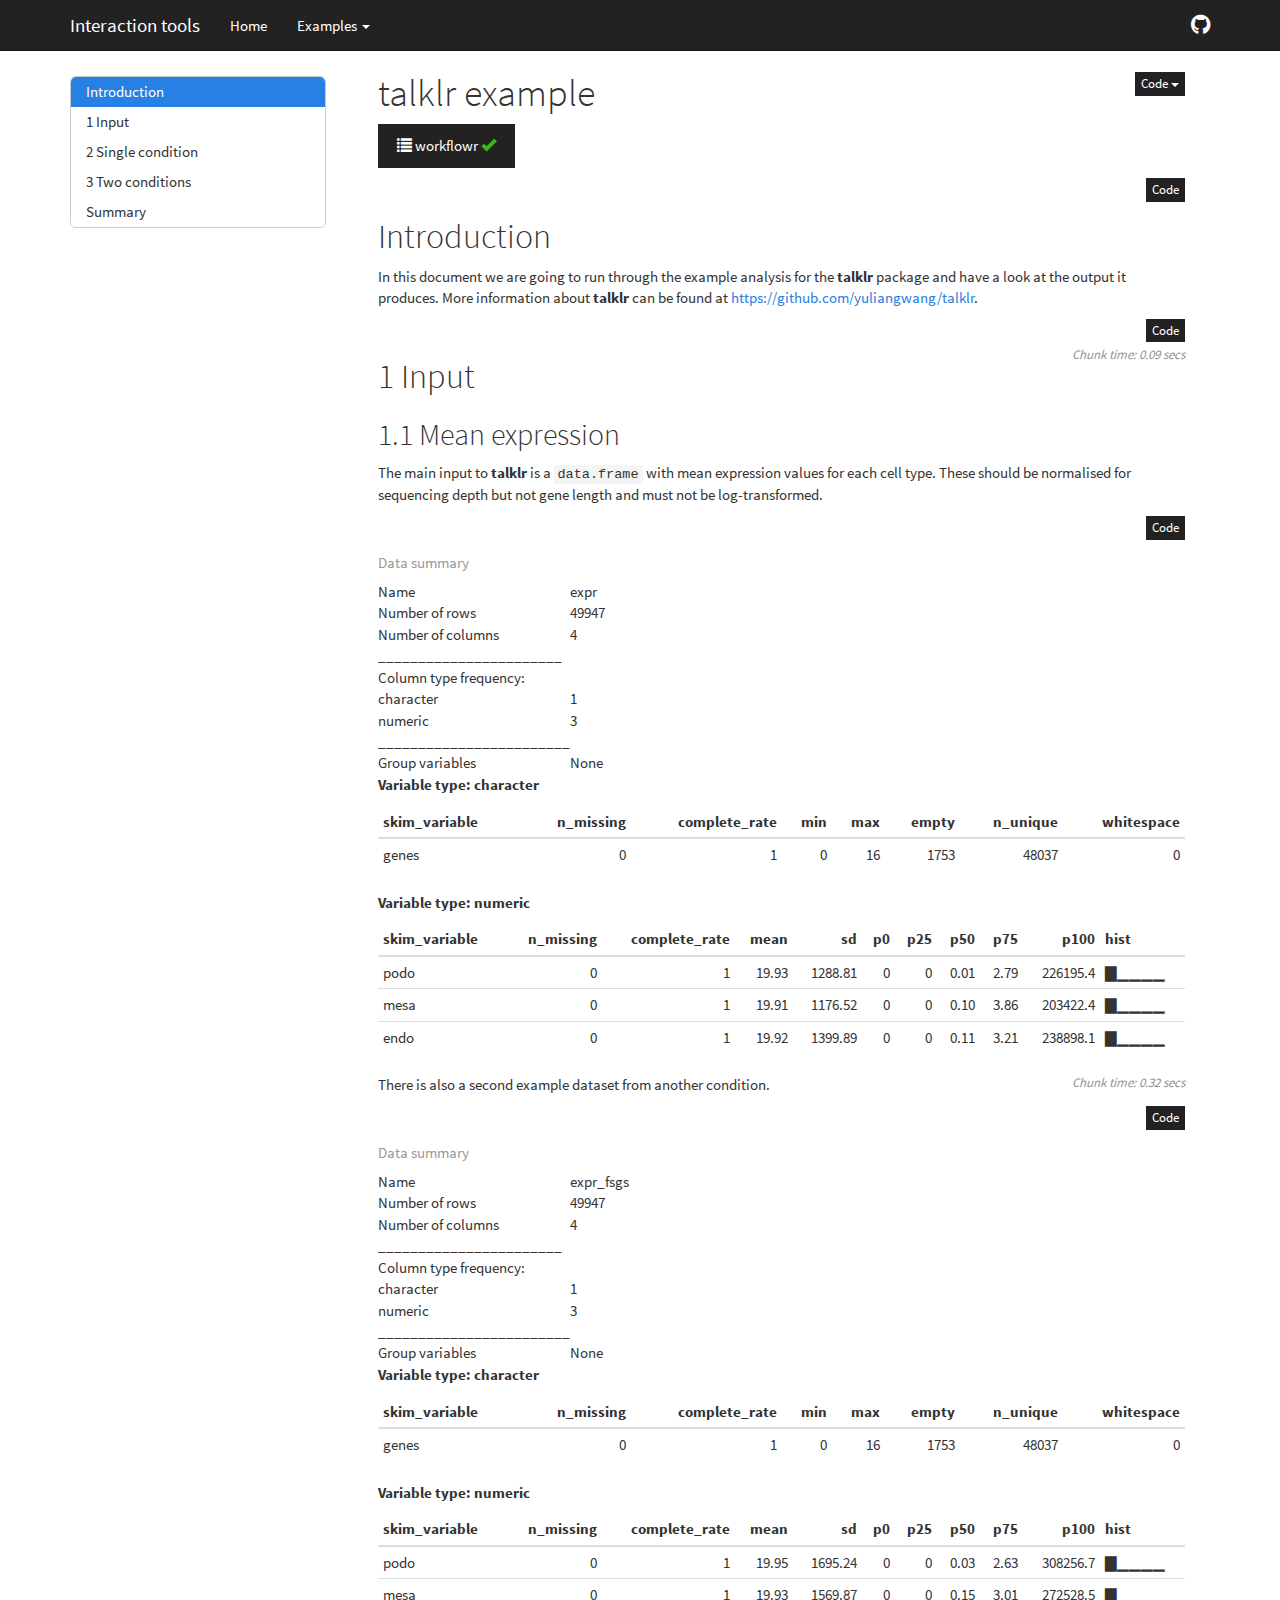
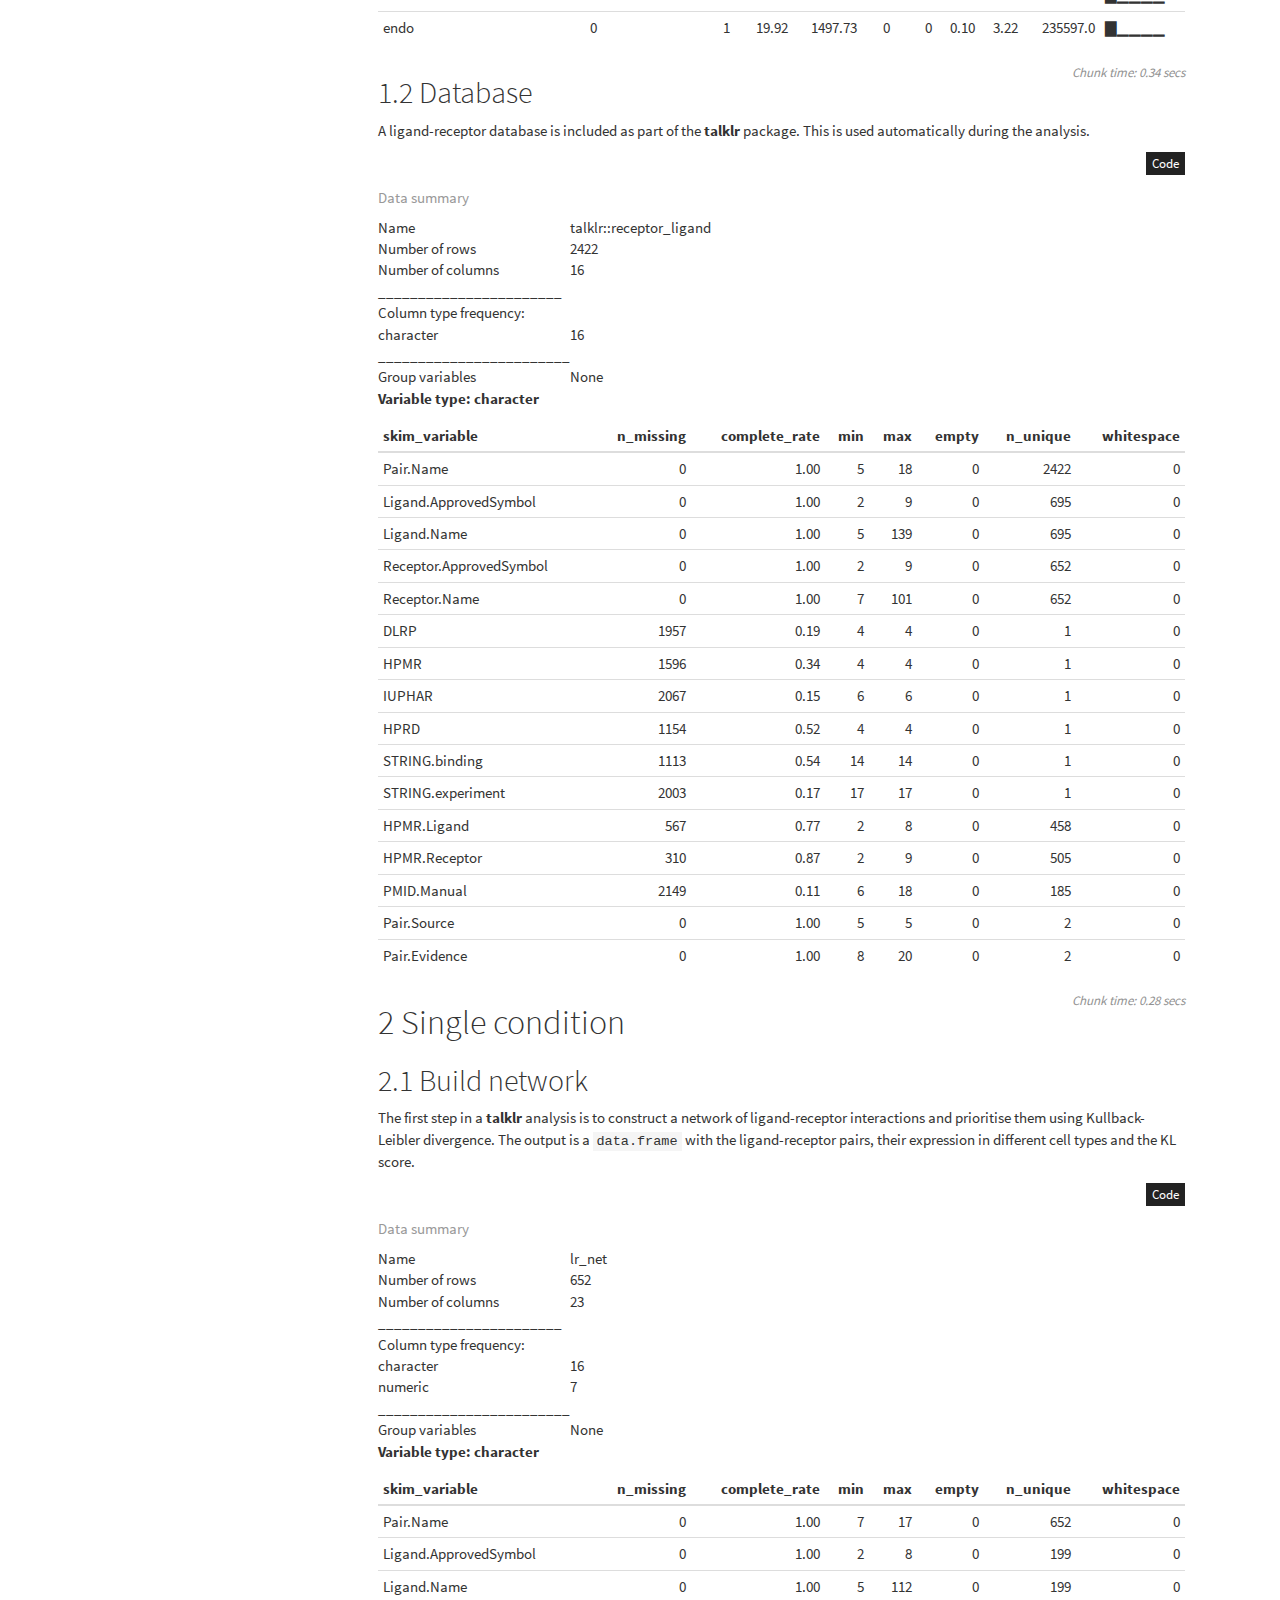
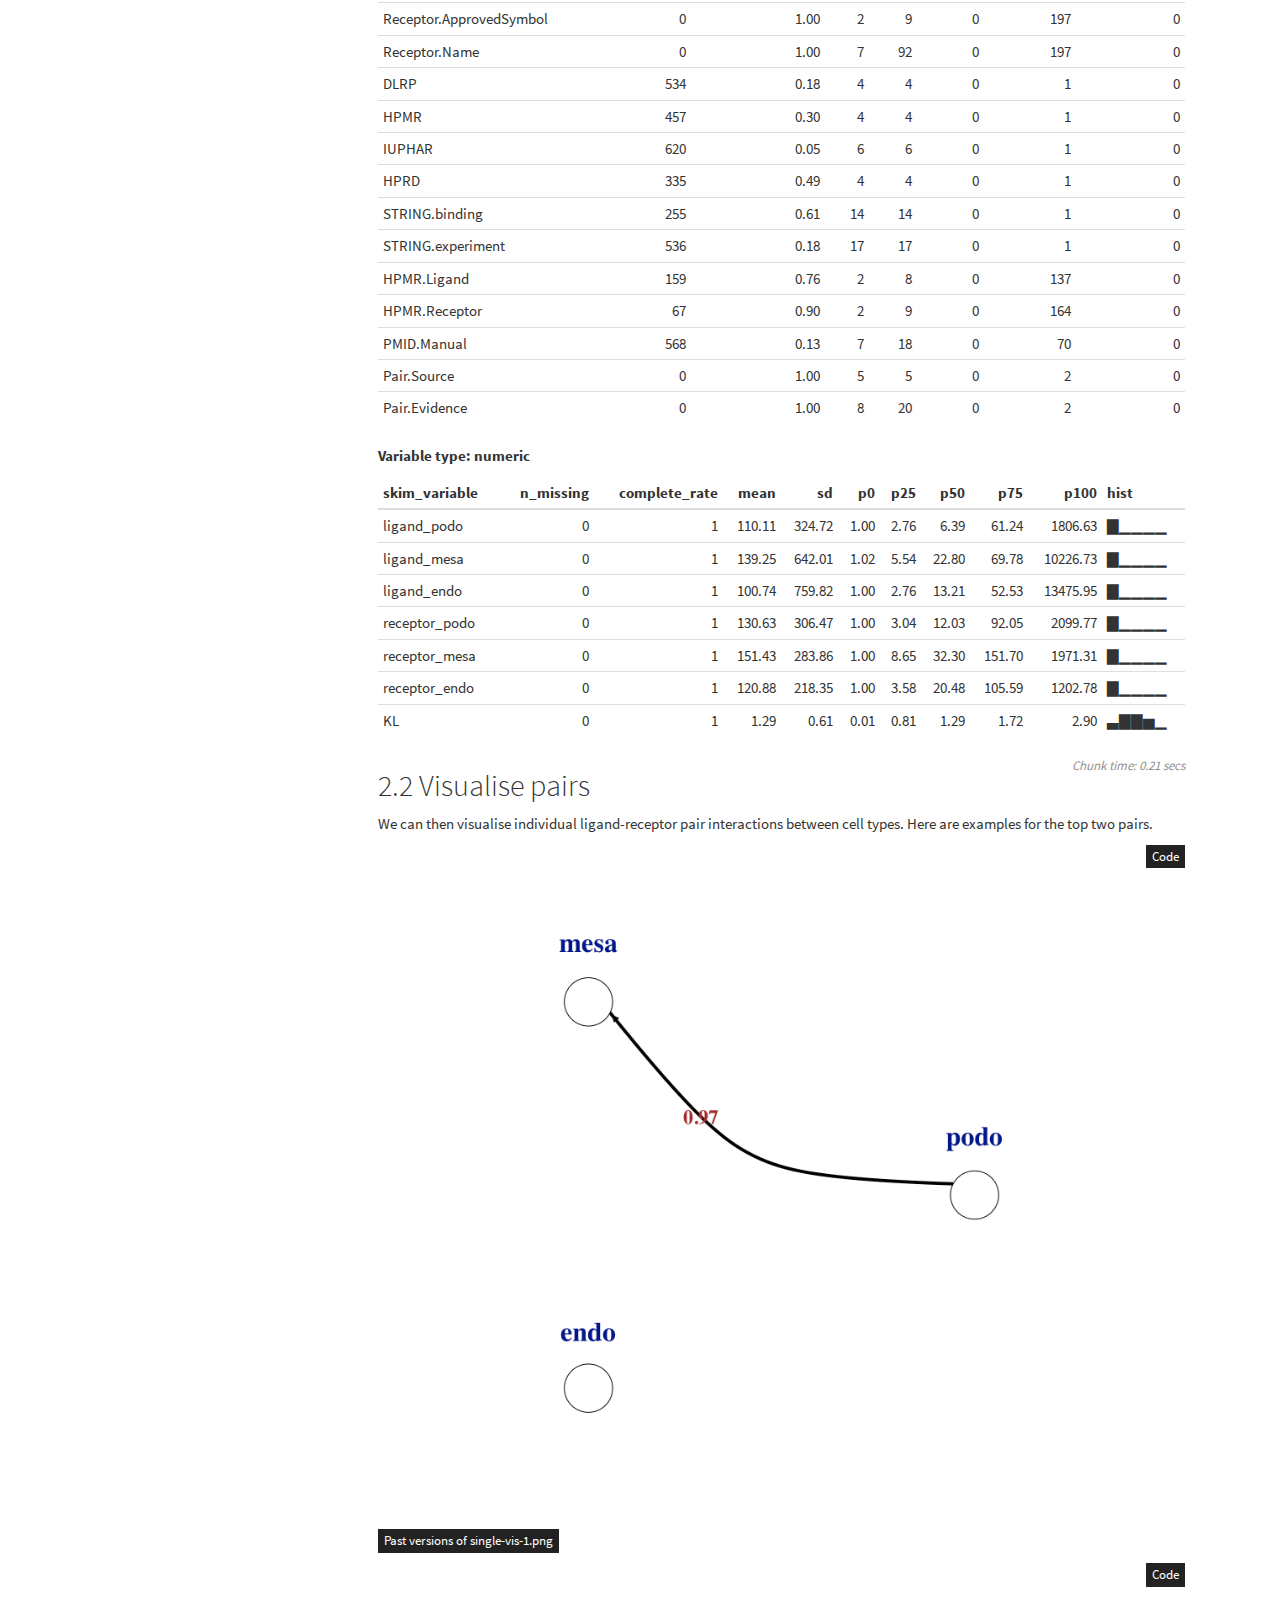
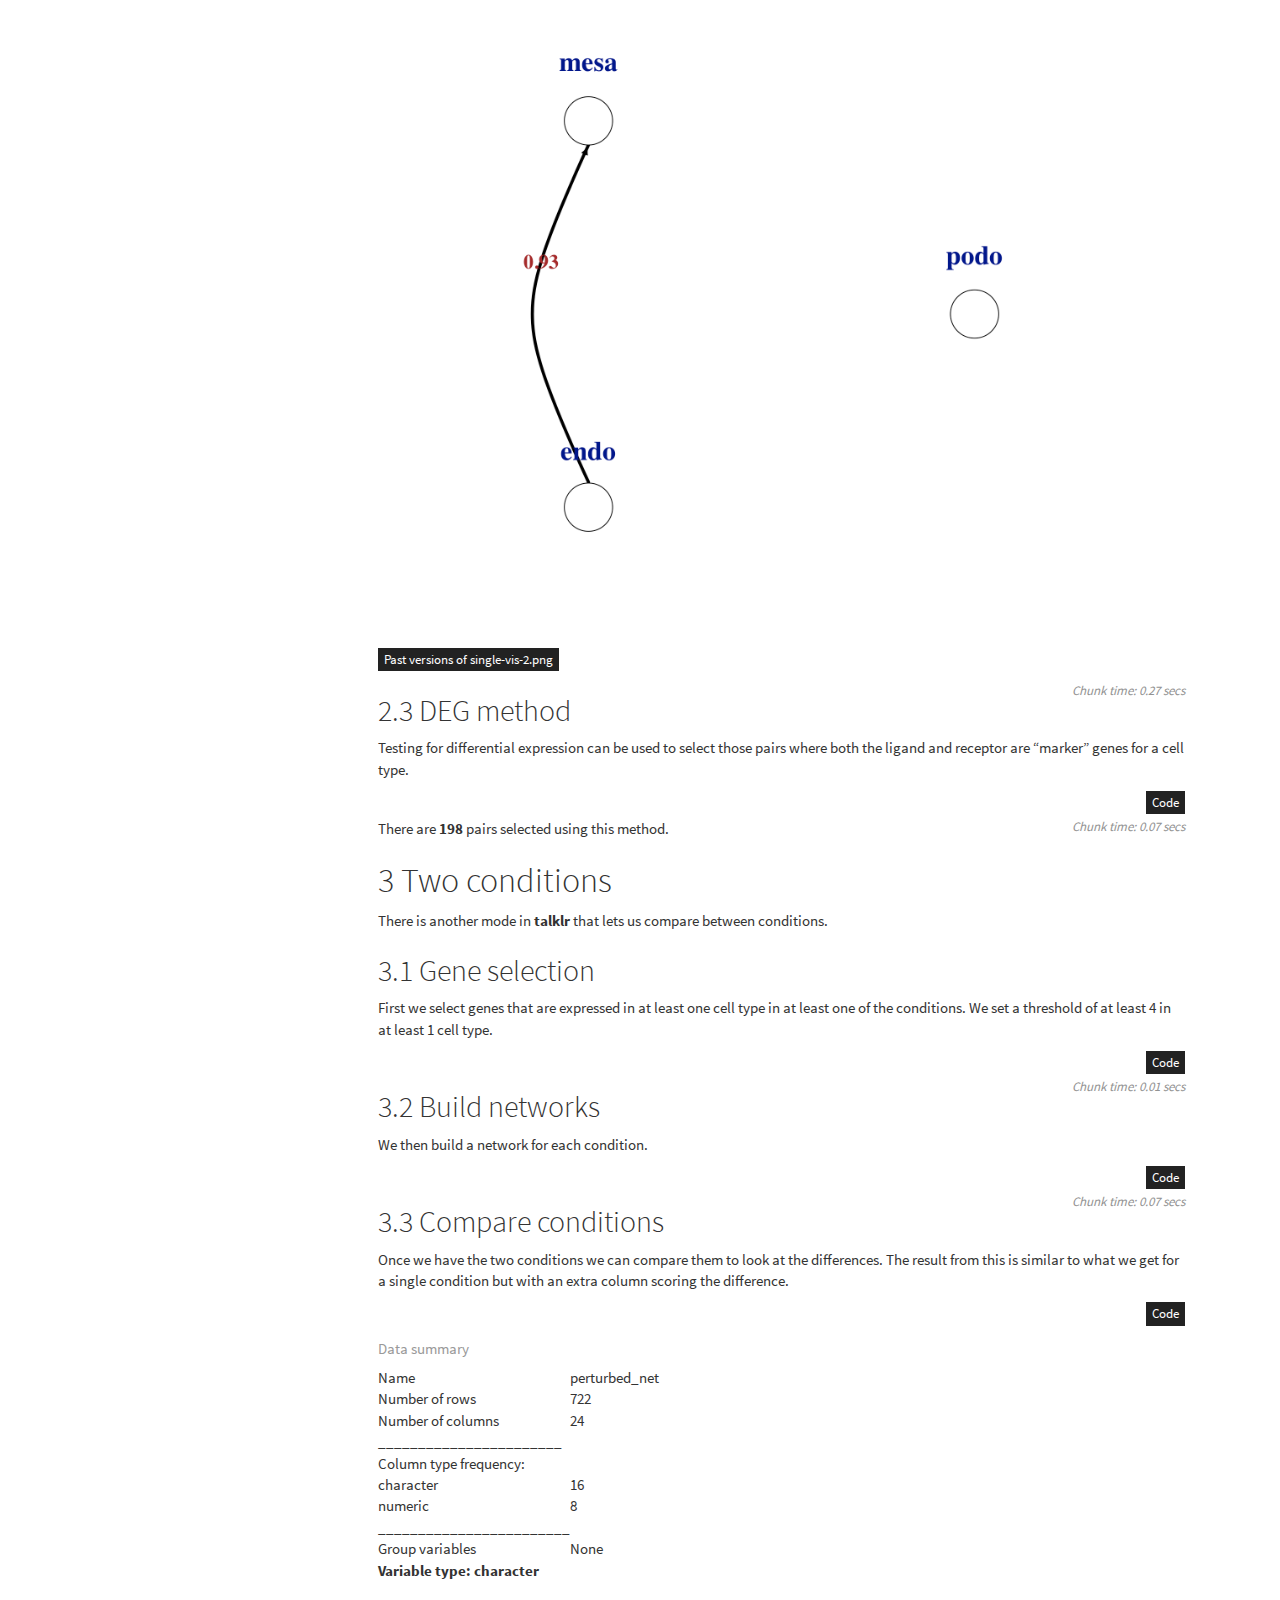
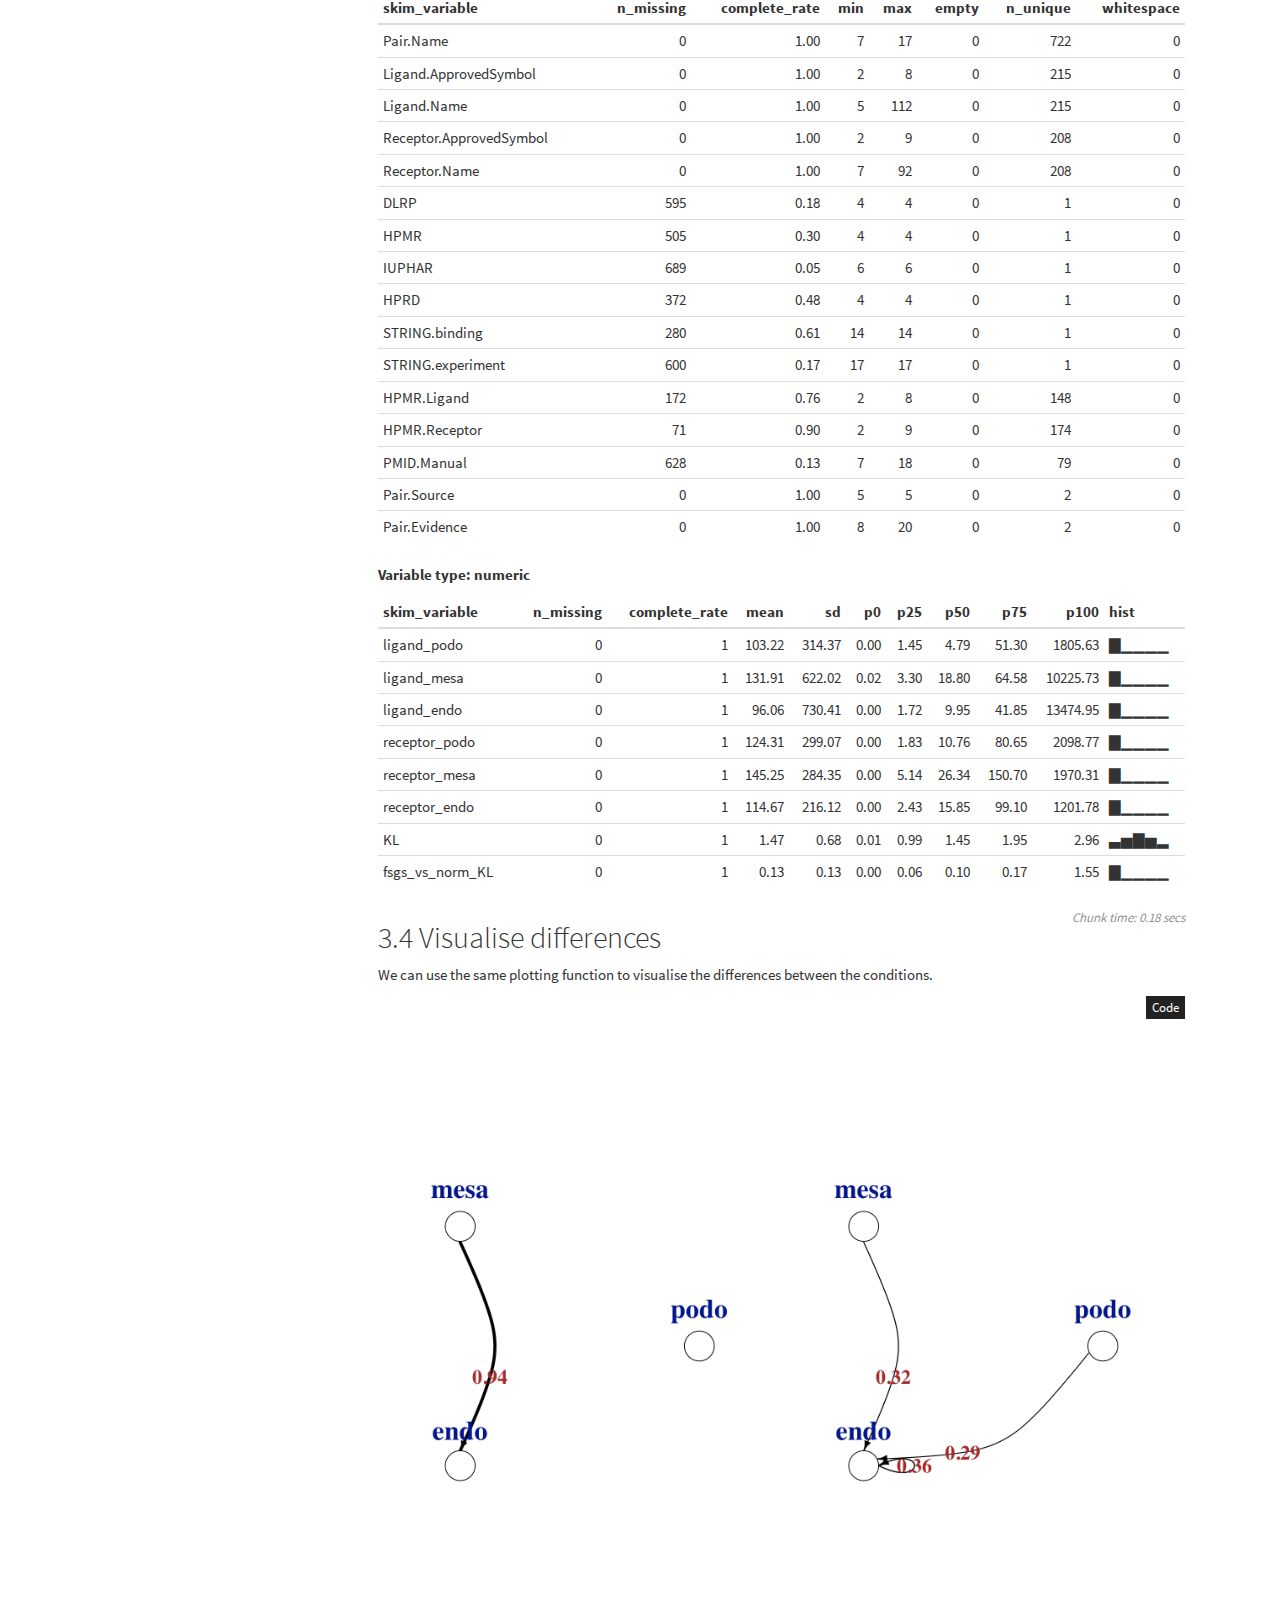
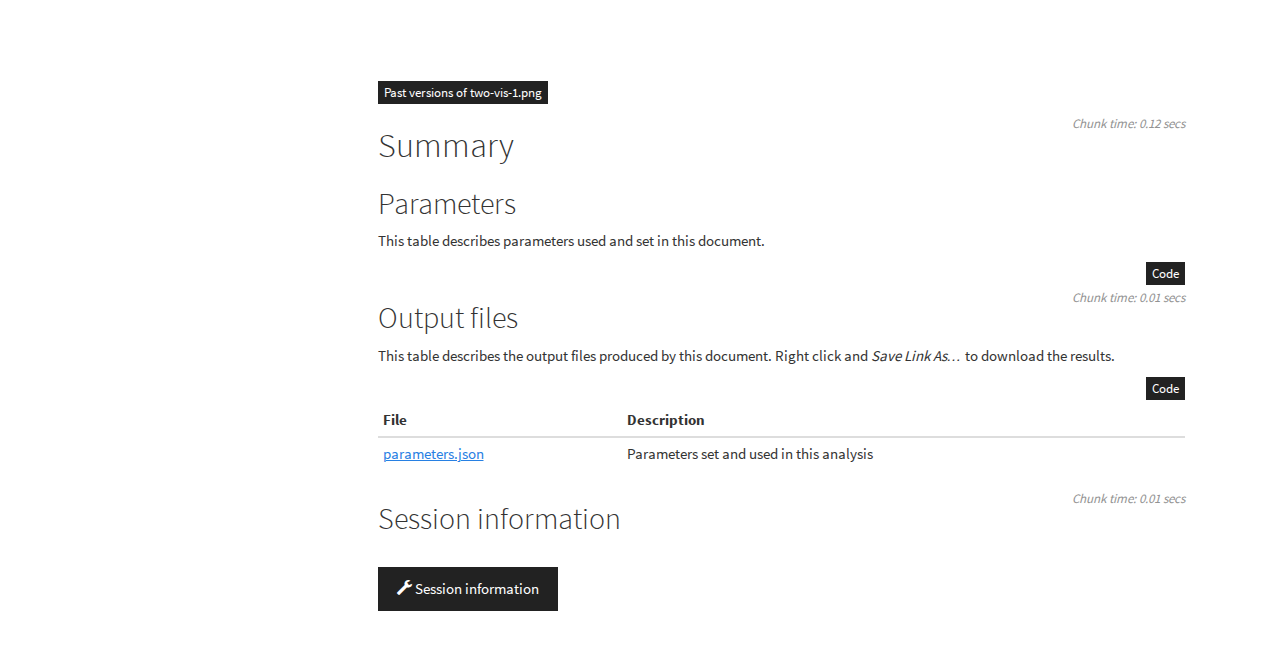
<file: docs/15-talklr.html>
<!DOCTYPE html>

<html>

<head>

<meta charset="utf-8" />
<meta name="generator" content="pandoc" />
<meta http-equiv="X-UA-Compatible" content="IE=EDGE" />




<title>talklr example</title>

<script src="site_libs/header-attrs-2.1/header-attrs.js"></script>
<script src="site_libs/jquery-1.11.3/jquery.min.js"></script>
<meta name="viewport" content="width=device-width, initial-scale=1" />
<link href="site_libs/bootstrap-3.3.5/css/cosmo.min.css" rel="stylesheet" />
<script src="site_libs/bootstrap-3.3.5/js/bootstrap.min.js"></script>
<script src="site_libs/bootstrap-3.3.5/shim/html5shiv.min.js"></script>
<script src="site_libs/bootstrap-3.3.5/shim/respond.min.js"></script>
<script src="site_libs/jqueryui-1.11.4/jquery-ui.min.js"></script>
<link href="site_libs/tocify-1.9.1/jquery.tocify.css" rel="stylesheet" />
<script src="site_libs/tocify-1.9.1/jquery.tocify.js"></script>
<script src="site_libs/navigation-1.1/tabsets.js"></script>
<script src="site_libs/navigation-1.1/codefolding.js"></script>
<script src="site_libs/navigation-1.1/sourceembed.js"></script>
<link href="site_libs/highlightjs-9.12.0/textmate.css" rel="stylesheet" />
<script src="site_libs/highlightjs-9.12.0/highlight.js"></script>
<link href="site_libs/pagedtable-1.1/css/pagedtable.css" rel="stylesheet" />
<script src="site_libs/pagedtable-1.1/js/pagedtable.js"></script>

<link rel="icon" href="https://github.com/workflowr/workflowr-assets/raw/master/img/reproducible.png">
<!-- Add a small amount of space between sections. -->
<style type="text/css">
div.section {
  padding-top: 12px;
}
</style>



<style type="text/css">code{white-space: pre;}</style>
<style type="text/css">
  pre:not([class]) {
    background-color: white;
  }
</style>
<script type="text/javascript">
if (window.hljs) {
  hljs.configure({languages: []});
  hljs.initHighlightingOnLoad();
  if (document.readyState && document.readyState === "complete") {
    window.setTimeout(function() { hljs.initHighlighting(); }, 0);
  }
}
</script>



<style type="text/css">
h1 {
  font-size: 34px;
}
h1.title {
  font-size: 38px;
}
h2 {
  font-size: 30px;
}
h3 {
  font-size: 24px;
}
h4 {
  font-size: 18px;
}
h5 {
  font-size: 16px;
}
h6 {
  font-size: 12px;
}
.table th:not([align]) {
  text-align: left;
}
#rmd-source-code {
  display: none;
}
</style>

<link rel="stylesheet" href="custom.css" type="text/css" />



<style type = "text/css">
.main-container {
  max-width: 940px;
  margin-left: auto;
  margin-right: auto;
}
code {
  color: inherit;
  background-color: rgba(0, 0, 0, 0.04);
}
img {
  max-width:100%;
}
.tabbed-pane {
  padding-top: 12px;
}
.html-widget {
  margin-bottom: 20px;
}
button.code-folding-btn:focus {
  outline: none;
}
summary {
  display: list-item;
}
</style>


<style type="text/css">
/* padding for bootstrap navbar */
body {
  padding-top: 51px;
  padding-bottom: 40px;
}
/* offset scroll position for anchor links (for fixed navbar)  */
.section h1 {
  padding-top: 56px;
  margin-top: -56px;
}
.section h2 {
  padding-top: 56px;
  margin-top: -56px;
}
.section h3 {
  padding-top: 56px;
  margin-top: -56px;
}
.section h4 {
  padding-top: 56px;
  margin-top: -56px;
}
.section h5 {
  padding-top: 56px;
  margin-top: -56px;
}
.section h6 {
  padding-top: 56px;
  margin-top: -56px;
}
.dropdown-submenu {
  position: relative;
}
.dropdown-submenu>.dropdown-menu {
  top: 0;
  left: 100%;
  margin-top: -6px;
  margin-left: -1px;
  border-radius: 0 6px 6px 6px;
}
.dropdown-submenu:hover>.dropdown-menu {
  display: block;
}
.dropdown-submenu>a:after {
  display: block;
  content: " ";
  float: right;
  width: 0;
  height: 0;
  border-color: transparent;
  border-style: solid;
  border-width: 5px 0 5px 5px;
  border-left-color: #cccccc;
  margin-top: 5px;
  margin-right: -10px;
}
.dropdown-submenu:hover>a:after {
  border-left-color: #ffffff;
}
.dropdown-submenu.pull-left {
  float: none;
}
.dropdown-submenu.pull-left>.dropdown-menu {
  left: -100%;
  margin-left: 10px;
  border-radius: 6px 0 6px 6px;
}
</style>

<script>
// manage active state of menu based on current page
$(document).ready(function () {
  // active menu anchor
  href = window.location.pathname
  href = href.substr(href.lastIndexOf('/') + 1)
  if (href === "")
    href = "index.html";
  var menuAnchor = $('a[href="' + href + '"]');

  // mark it active
  menuAnchor.parent().addClass('active');

  // if it's got a parent navbar menu mark it active as well
  menuAnchor.closest('li.dropdown').addClass('active');
});
</script>

<!-- tabsets -->

<style type="text/css">
.tabset-dropdown > .nav-tabs {
  display: inline-table;
  max-height: 500px;
  min-height: 44px;
  overflow-y: auto;
  background: white;
  border: 1px solid #ddd;
  border-radius: 4px;
}

.tabset-dropdown > .nav-tabs > li.active:before {
  content: "";
  font-family: 'Glyphicons Halflings';
  display: inline-block;
  padding: 10px;
  border-right: 1px solid #ddd;
}

.tabset-dropdown > .nav-tabs.nav-tabs-open > li.active:before {
  content: "&#xe258;";
  border: none;
}

.tabset-dropdown > .nav-tabs.nav-tabs-open:before {
  content: "";
  font-family: 'Glyphicons Halflings';
  display: inline-block;
  padding: 10px;
  border-right: 1px solid #ddd;
}

.tabset-dropdown > .nav-tabs > li.active {
  display: block;
}

.tabset-dropdown > .nav-tabs > li > a,
.tabset-dropdown > .nav-tabs > li > a:focus,
.tabset-dropdown > .nav-tabs > li > a:hover {
  border: none;
  display: inline-block;
  border-radius: 4px;
  background-color: transparent;
}

.tabset-dropdown > .nav-tabs.nav-tabs-open > li {
  display: block;
  float: none;
}

.tabset-dropdown > .nav-tabs > li {
  display: none;
}
</style>

<!-- code folding -->
<style type="text/css">
.code-folding-btn { margin-bottom: 4px; }
</style>



<style type="text/css">

#TOC {
  margin: 25px 0px 20px 0px;
}
@media (max-width: 768px) {
#TOC {
  position: relative;
  width: 100%;
}
}

@media print {
.toc-content {
  /* see https://github.com/w3c/csswg-drafts/issues/4434 */
  float: right;
}
}

.toc-content {
  padding-left: 30px;
  padding-right: 40px;
}

div.main-container {
  max-width: 1200px;
}

div.tocify {
  width: 20%;
  max-width: 260px;
  max-height: 85%;
}

@media (min-width: 768px) and (max-width: 991px) {
  div.tocify {
    width: 25%;
  }
}

@media (max-width: 767px) {
  div.tocify {
    width: 100%;
    max-width: none;
  }
}

.tocify ul, .tocify li {
  line-height: 20px;
}

.tocify-subheader .tocify-item {
  font-size: 0.90em;
}

.tocify .list-group-item {
  border-radius: 0px;
}


</style>



</head>

<body>


<div class="container-fluid main-container">


<!-- setup 3col/9col grid for toc_float and main content  -->
<div class="row-fluid">
<div class="col-xs-12 col-sm-4 col-md-3">
<div id="TOC" class="tocify">
</div>
</div>

<div class="toc-content col-xs-12 col-sm-8 col-md-9">



<div id="nav-placeholder"></div>

<script>
$(function(){
  $("#nav-placeholder").load("navbar-content.html");
});
</script>

<div class="fluid-row" id="header">

<div class="btn-group pull-right">
<button type="button" class="btn btn-default btn-xs dropdown-toggle" data-toggle="dropdown" aria-haspopup="true" aria-expanded="false"><span>Code</span> <span class="caret"></span></button>
<ul class="dropdown-menu" style="min-width: 50px;">
<li><a id="rmd-show-all-code" href="#">Show All Code</a></li>
<li><a id="rmd-hide-all-code" href="#">Hide All Code</a></li>
<li role="separator" class="divider"></li>
<li><a id="rmd-download-source" href="#">Download Rmd</a></li>
</ul>
</div>



<h1 class="title toc-ignore">talklr example</h1>

</div>


<p>
<button type="button" class="btn btn-default btn-workflowr btn-workflowr-report" data-toggle="collapse" data-target="#workflowr-report">
<span class="glyphicon glyphicon-list" aria-hidden="true"></span> workflowr <span class="glyphicon glyphicon-ok text-success" aria-hidden="true"></span>
</button>
</p>
<div id="workflowr-report" class="collapse">
<ul class="nav nav-tabs">
<li class="active">
<a data-toggle="tab" href="#summary">Summary</a>
</li>
<li>
<a data-toggle="tab" href="#checks"> Checks <span class="glyphicon glyphicon-ok text-success" aria-hidden="true"></span> </a>
</li>
<li>
<a data-toggle="tab" href="#versions">Past versions</a>
</li>
</ul>
<div class="tab-content">
<div id="summary" class="tab-pane fade in active">
<p>
<strong>Last updated:</strong> 2020-11-24
</p>
<p>
<strong>Checks:</strong> <span class="glyphicon glyphicon-ok text-success" aria-hidden="true"></span> 7 <span class="glyphicon glyphicon-exclamation-sign text-danger" aria-hidden="true"></span> 0
</p>
<p>
<strong>Knit directory:</strong> <code>interaction-tools/</code> <span class="glyphicon glyphicon-question-sign" aria-hidden="true" title="This is the local directory in which the code in this file was executed."> </span>
</p>
<p>
This reproducible <a href="http://rmarkdown.rstudio.com">R Markdown</a> analysis was created with <a
  href="https://github.com/jdblischak/workflowr">workflowr</a> (version 1.6.2). The <em>Checks</em> tab describes the reproducibility checks that were applied when the results were created. The <em>Past versions</em> tab lists the development history.
</p>
<hr>
</div>
<div id="checks" class="tab-pane fade">
<div id="workflowr-checks" class="panel-group">
<div class="panel panel-default">
<div class="panel-heading">
<p class="panel-title">
<a data-toggle="collapse" data-parent="#workflowr-checks" href="#strongRMarkdownfilestronguptodate"> <span class="glyphicon glyphicon-ok text-success" aria-hidden="true"></span> <strong>R Markdown file:</strong> up-to-date </a>
</p>
</div>
<div id="strongRMarkdownfilestronguptodate" class="panel-collapse collapse">
<div class="panel-body">
<p>Great! Since the R Markdown file has been committed to the Git repository, you know the exact version of the code that produced these results.</p>
</div>
</div>
</div>
<div class="panel panel-default">
<div class="panel-heading">
<p class="panel-title">
<a data-toggle="collapse" data-parent="#workflowr-checks" href="#strongEnvironmentstrongempty"> <span class="glyphicon glyphicon-ok text-success" aria-hidden="true"></span> <strong>Environment:</strong> empty </a>
</p>
</div>
<div id="strongEnvironmentstrongempty" class="panel-collapse collapse">
<div class="panel-body">
<p>Great job! The global environment was empty. Objects defined in the global environment can affect the analysis in your R Markdown file in unknown ways. For reproduciblity it’s best to always run the code in an empty environment.</p>
</div>
</div>
</div>
<div class="panel panel-default">
<div class="panel-heading">
<p class="panel-title">
<a data-toggle="collapse" data-parent="#workflowr-checks" href="#strongSeedstrongcodesetseed20191213code"> <span class="glyphicon glyphicon-ok text-success" aria-hidden="true"></span> <strong>Seed:</strong> <code>set.seed(20191213)</code> </a>
</p>
</div>
<div id="strongSeedstrongcodesetseed20191213code" class="panel-collapse collapse">
<div class="panel-body">
<p>The command <code>set.seed(20191213)</code> was run prior to running the code in the R Markdown file. Setting a seed ensures that any results that rely on randomness, e.g. subsampling or permutations, are reproducible.</p>
</div>
</div>
</div>
<div class="panel panel-default">
<div class="panel-heading">
<p class="panel-title">
<a data-toggle="collapse" data-parent="#workflowr-checks" href="#strongSessioninformationstrongrecorded"> <span class="glyphicon glyphicon-ok text-success" aria-hidden="true"></span> <strong>Session information:</strong> recorded </a>
</p>
</div>
<div id="strongSessioninformationstrongrecorded" class="panel-collapse collapse">
<div class="panel-body">
<p>Great job! Recording the operating system, R version, and package versions is critical for reproducibility.</p>
</div>
</div>
</div>
<div class="panel panel-default">
<div class="panel-heading">
<p class="panel-title">
<a data-toggle="collapse" data-parent="#workflowr-checks" href="#strongCachestrongnone"> <span class="glyphicon glyphicon-ok text-success" aria-hidden="true"></span> <strong>Cache:</strong> none </a>
</p>
</div>
<div id="strongCachestrongnone" class="panel-collapse collapse">
<div class="panel-body">
<p>Nice! There were no cached chunks for this analysis, so you can be confident that you successfully produced the results during this run.</p>
</div>
</div>
</div>
<div class="panel panel-default">
<div class="panel-heading">
<p class="panel-title">
<a data-toggle="collapse" data-parent="#workflowr-checks" href="#strongFilepathsstrongrelative"> <span class="glyphicon glyphicon-ok text-success" aria-hidden="true"></span> <strong>File paths:</strong> relative </a>
</p>
</div>
<div id="strongFilepathsstrongrelative" class="panel-collapse collapse">
<div class="panel-body">
<p>Great job! Using relative paths to the files within your workflowr project makes it easier to run your code on other machines.</p>
</div>
</div>
</div>
<div class="panel panel-default">
<div class="panel-heading">
<p class="panel-title">
<a data-toggle="collapse" data-parent="#workflowr-checks" href="#strongRepositoryversionstrongahrefhttpgithubcomlazappiiteractiontoolstree0333fe338ef08f0c7d43a9b4e271a49de2880d12targetblank0333fe3a"> <span class="glyphicon glyphicon-ok text-success" aria-hidden="true"></span> <strong>Repository version:</strong> <a href="http://github.com/lazappi/iteraction-tools/tree/0333fe338ef08f0c7d43a9b4e271a49de2880d12" target="_blank">0333fe3</a> </a>
</p>
</div>
<div id="strongRepositoryversionstrongahrefhttpgithubcomlazappiiteractiontoolstree0333fe338ef08f0c7d43a9b4e271a49de2880d12targetblank0333fe3a" class="panel-collapse collapse">
<div class="panel-body">
<p>
Great! You are using Git for version control. Tracking code development and connecting the code version to the results is critical for reproducibility.
</p>
<p>
The results in this page were generated with repository version <a href="http://github.com/lazappi/iteraction-tools/tree/0333fe338ef08f0c7d43a9b4e271a49de2880d12" target="_blank">0333fe3</a>. See the <em>Past versions</em> tab to see a history of the changes made to the R Markdown and HTML files.
</p>
<p>
Note that you need to be careful to ensure that all relevant files for the analysis have been committed to Git prior to generating the results (you can use <code>wflow_publish</code> or <code>wflow_git_commit</code>). workflowr only checks the R Markdown file, but you know if there are other scripts or data files that it depends on. Below is the status of the Git repository when the results were generated:
</p>
<pre><code>
Ignored files:
    Ignored:    .Rhistory
    Ignored:    .Rproj.user/
    Ignored:    .drake/
    Ignored:    data/COMUNET/
    Ignored:    data/CellChat/
    Ignored:    data/ICELLNET/
    Ignored:    data/NicheNet/
    Ignored:    data/cellphonedb/
    Ignored:    data/celltalker/
    Ignored:    output/14-CellChat.Rmd/
    Ignored:    output/15-talklr.Rmd/
    Ignored:    output/16-CiteFuse.Rmd/
    Ignored:    output/17-scTHI.Rmd/
    Ignored:    output/18-celltalker.Rmd/
    Ignored:    output/index.Rmd/
    Ignored:    renv/library/
    Ignored:    renv/python/
    Ignored:    renv/staging/

Unstaged changes:
    Modified:   _drake.R

</code></pre>
<p>
Note that any generated files, e.g. HTML, png, CSS, etc., are not included in this status report because it is ok for generated content to have uncommitted changes.
</p>
</div>
</div>
</div>
</div>
<hr>
</div>
<div id="versions" class="tab-pane fade">

<p>
These are the previous versions of the repository in which changes were made to the R Markdown (<code>analysis/15-talklr.Rmd</code>) and HTML (<code>docs/15-talklr.html</code>) files. If you’ve configured a remote Git repository (see <code>?wflow_git_remote</code>), click on the hyperlinks in the table below to view the files as they were in that past version.
</p>
<div class="table-responsive">
<table class="table table-condensed table-hover">
<thead>
<tr>
<th>
File
</th>
<th>
Version
</th>
<th>
Author
</th>
<th>
Date
</th>
<th>
Message
</th>
</tr>
</thead>
<tbody>
<tr>
<td>
html
</td>
<td>
<a href="http://github.com/lazappi/iteraction-tools/blob/994076290bd14c573826c680a8e8c0e4dd1982b9/docs/15-talklr.html" target="_blank">9940762</a>
</td>
<td>
Luke Zappia
</td>
<td>
2020-09-24
</td>
<td>
Add talklr to drake
</td>
</tr>
<tr>
<td>
Rmd
</td>
<td>
<a href="http://github.com/lazappi/iteraction-tools/blob/c67cf076519df07a042795e2d17ebe1bc8d37f4c/analysis/15-talklr.Rmd" target="_blank">c67cf07</a>
</td>
<td>
Luke Zappia
</td>
<td>
2020-09-24
</td>
<td>
Add talklr example
</td>
</tr>
<tr>
<td>
html
</td>
<td>
<a href="http://github.com/lazappi/iteraction-tools/blob/c67cf076519df07a042795e2d17ebe1bc8d37f4c/docs/15-talklr.html" target="_blank">c67cf07</a>
</td>
<td>
Luke Zappia
</td>
<td>
2020-09-24
</td>
<td>
Add talklr example
</td>
</tr>
<tr>
<td>
Rmd
</td>
<td>
<a href="http://github.com/lazappi/iteraction-tools/blob/d6b59579171587bddd4ecc50b10675d052c3e360/analysis/15-talklr.Rmd" target="_blank">d6b5957</a>
</td>
<td>
Luke Zappia
</td>
<td>
2020-09-24
</td>
<td>
Set up talklr document
</td>
</tr>
<tr>
<td>
html
</td>
<td>
<a href="http://github.com/lazappi/iteraction-tools/blob/d6b59579171587bddd4ecc50b10675d052c3e360/docs/15-talklr.html" target="_blank">d6b5957</a>
</td>
<td>
Luke Zappia
</td>
<td>
2020-09-24
</td>
<td>
Set up talklr document
</td>
</tr>
</tbody>
</table>
</div>
<hr>
</div>
</div>
</div>
<pre class="r"><code># Setup document
source(here::here(&quot;code&quot;, &quot;setup.R&quot;))

# Function dependencies
invisible(drake::readd(download_link))</code></pre>
<div id="introduction" class="section level1 unnumbered" number="">
<h1 class="unnumbered" number="">Introduction</h1>
<p>In this document we are going to run through the example analysis for the <strong>talklr</strong> package and have a look at the output it produces. More information about <strong>talklr</strong> can be found at <a href="https://github.com/yuliangwang/talklr" class="uri">https://github.com/yuliangwang/talklr</a>.</p>
<pre class="r"><code>library(&quot;talklr&quot;)
library(&quot;dplyr&quot;)</code></pre>
<p class="timeit">
Chunk time: 0.09 secs
</p>
</div>
<div id="input" class="section level1" number="1">
<h1 number="1"><span class="header-section-number">1</span> Input</h1>
<div id="mean-expression" class="section level2" number="1.1">
<h2 number="1.1"><span class="header-section-number">1.1</span> Mean expression</h2>
<p>The main input to <strong>talklr</strong> is a <code>data.frame</code> with mean expression values for each cell type. These should be normalised for sequencing depth but not gene length and must not be log-transformed.</p>
<pre class="r"><code>expr &lt;- read.table(
    system.file(
        &quot;extdata&quot;, &quot;glom_normal_data.txt&quot;,
        package = &quot;talklr&quot;
    ),
    header = TRUE,
    sep    = &quot;\t&quot;
)

skim(expr)</code></pre>
<table>
<caption>Data summary</caption>
<tbody>
<tr class="odd">
<td align="left">Name</td>
<td align="left">expr</td>
</tr>
<tr class="even">
<td align="left">Number of rows</td>
<td align="left">49947</td>
</tr>
<tr class="odd">
<td align="left">Number of columns</td>
<td align="left">4</td>
</tr>
<tr class="even">
<td align="left">_______________________</td>
<td align="left"></td>
</tr>
<tr class="odd">
<td align="left">Column type frequency:</td>
<td align="left"></td>
</tr>
<tr class="even">
<td align="left">character</td>
<td align="left">1</td>
</tr>
<tr class="odd">
<td align="left">numeric</td>
<td align="left">3</td>
</tr>
<tr class="even">
<td align="left">________________________</td>
<td align="left"></td>
</tr>
<tr class="odd">
<td align="left">Group variables</td>
<td align="left">None</td>
</tr>
</tbody>
</table>
<p><strong>Variable type: character</strong></p>
<table>
<thead>
<tr class="header">
<th align="left">skim_variable</th>
<th align="right">n_missing</th>
<th align="right">complete_rate</th>
<th align="right">min</th>
<th align="right">max</th>
<th align="right">empty</th>
<th align="right">n_unique</th>
<th align="right">whitespace</th>
</tr>
</thead>
<tbody>
<tr class="odd">
<td align="left">genes</td>
<td align="right">0</td>
<td align="right">1</td>
<td align="right">0</td>
<td align="right">16</td>
<td align="right">1753</td>
<td align="right">48037</td>
<td align="right">0</td>
</tr>
</tbody>
</table>
<p><strong>Variable type: numeric</strong></p>
<table>
<thead>
<tr class="header">
<th align="left">skim_variable</th>
<th align="right">n_missing</th>
<th align="right">complete_rate</th>
<th align="right">mean</th>
<th align="right">sd</th>
<th align="right">p0</th>
<th align="right">p25</th>
<th align="right">p50</th>
<th align="right">p75</th>
<th align="right">p100</th>
<th align="left">hist</th>
</tr>
</thead>
<tbody>
<tr class="odd">
<td align="left">podo</td>
<td align="right">0</td>
<td align="right">1</td>
<td align="right">19.93</td>
<td align="right">1288.81</td>
<td align="right">0</td>
<td align="right">0</td>
<td align="right">0.01</td>
<td align="right">2.79</td>
<td align="right">226195.4</td>
<td align="left">▇▁▁▁▁</td>
</tr>
<tr class="even">
<td align="left">mesa</td>
<td align="right">0</td>
<td align="right">1</td>
<td align="right">19.91</td>
<td align="right">1176.52</td>
<td align="right">0</td>
<td align="right">0</td>
<td align="right">0.10</td>
<td align="right">3.86</td>
<td align="right">203422.4</td>
<td align="left">▇▁▁▁▁</td>
</tr>
<tr class="odd">
<td align="left">endo</td>
<td align="right">0</td>
<td align="right">1</td>
<td align="right">19.92</td>
<td align="right">1399.89</td>
<td align="right">0</td>
<td align="right">0</td>
<td align="right">0.11</td>
<td align="right">3.21</td>
<td align="right">238898.1</td>
<td align="left">▇▁▁▁▁</td>
</tr>
</tbody>
</table>
<p class="timeit">
Chunk time: 0.32 secs
</p>
<p>There is also a second example dataset from another condition.</p>
<pre class="r"><code>expr_fsgs &lt;- read.table(
    system.file(
        &quot;extdata&quot;, &quot;glom_fsgs_data.txt&quot;,
        package = &quot;talklr&quot;
    ),
    header = TRUE,
    sep    = &quot;\t&quot;
)

skim(expr_fsgs)</code></pre>
<table>
<caption>Data summary</caption>
<tbody>
<tr class="odd">
<td align="left">Name</td>
<td align="left">expr_fsgs</td>
</tr>
<tr class="even">
<td align="left">Number of rows</td>
<td align="left">49947</td>
</tr>
<tr class="odd">
<td align="left">Number of columns</td>
<td align="left">4</td>
</tr>
<tr class="even">
<td align="left">_______________________</td>
<td align="left"></td>
</tr>
<tr class="odd">
<td align="left">Column type frequency:</td>
<td align="left"></td>
</tr>
<tr class="even">
<td align="left">character</td>
<td align="left">1</td>
</tr>
<tr class="odd">
<td align="left">numeric</td>
<td align="left">3</td>
</tr>
<tr class="even">
<td align="left">________________________</td>
<td align="left"></td>
</tr>
<tr class="odd">
<td align="left">Group variables</td>
<td align="left">None</td>
</tr>
</tbody>
</table>
<p><strong>Variable type: character</strong></p>
<table>
<thead>
<tr class="header">
<th align="left">skim_variable</th>
<th align="right">n_missing</th>
<th align="right">complete_rate</th>
<th align="right">min</th>
<th align="right">max</th>
<th align="right">empty</th>
<th align="right">n_unique</th>
<th align="right">whitespace</th>
</tr>
</thead>
<tbody>
<tr class="odd">
<td align="left">genes</td>
<td align="right">0</td>
<td align="right">1</td>
<td align="right">0</td>
<td align="right">16</td>
<td align="right">1753</td>
<td align="right">48037</td>
<td align="right">0</td>
</tr>
</tbody>
</table>
<p><strong>Variable type: numeric</strong></p>
<table>
<thead>
<tr class="header">
<th align="left">skim_variable</th>
<th align="right">n_missing</th>
<th align="right">complete_rate</th>
<th align="right">mean</th>
<th align="right">sd</th>
<th align="right">p0</th>
<th align="right">p25</th>
<th align="right">p50</th>
<th align="right">p75</th>
<th align="right">p100</th>
<th align="left">hist</th>
</tr>
</thead>
<tbody>
<tr class="odd">
<td align="left">podo</td>
<td align="right">0</td>
<td align="right">1</td>
<td align="right">19.95</td>
<td align="right">1695.24</td>
<td align="right">0</td>
<td align="right">0</td>
<td align="right">0.03</td>
<td align="right">2.63</td>
<td align="right">308256.7</td>
<td align="left">▇▁▁▁▁</td>
</tr>
<tr class="even">
<td align="left">mesa</td>
<td align="right">0</td>
<td align="right">1</td>
<td align="right">19.93</td>
<td align="right">1569.87</td>
<td align="right">0</td>
<td align="right">0</td>
<td align="right">0.15</td>
<td align="right">3.01</td>
<td align="right">272528.5</td>
<td align="left">▇▁▁▁▁</td>
</tr>
<tr class="odd">
<td align="left">endo</td>
<td align="right">0</td>
<td align="right">1</td>
<td align="right">19.92</td>
<td align="right">1497.73</td>
<td align="right">0</td>
<td align="right">0</td>
<td align="right">0.10</td>
<td align="right">3.22</td>
<td align="right">235597.0</td>
<td align="left">▇▁▁▁▁</td>
</tr>
</tbody>
</table>
<p class="timeit">
Chunk time: 0.34 secs
</p>
</div>
<div id="database" class="section level2" number="1.2">
<h2 number="1.2"><span class="header-section-number">1.2</span> Database</h2>
<p>A ligand-receptor database is included as part of the <strong>talklr</strong> package. This is used automatically during the analysis.</p>
<pre class="r"><code>skim(talklr::receptor_ligand)</code></pre>
<table>
<caption>Data summary</caption>
<tbody>
<tr class="odd">
<td align="left">Name</td>
<td align="left">talklr::receptor_ligand</td>
</tr>
<tr class="even">
<td align="left">Number of rows</td>
<td align="left">2422</td>
</tr>
<tr class="odd">
<td align="left">Number of columns</td>
<td align="left">16</td>
</tr>
<tr class="even">
<td align="left">_______________________</td>
<td align="left"></td>
</tr>
<tr class="odd">
<td align="left">Column type frequency:</td>
<td align="left"></td>
</tr>
<tr class="even">
<td align="left">character</td>
<td align="left">16</td>
</tr>
<tr class="odd">
<td align="left">________________________</td>
<td align="left"></td>
</tr>
<tr class="even">
<td align="left">Group variables</td>
<td align="left">None</td>
</tr>
</tbody>
</table>
<p><strong>Variable type: character</strong></p>
<table>
<thead>
<tr class="header">
<th align="left">skim_variable</th>
<th align="right">n_missing</th>
<th align="right">complete_rate</th>
<th align="right">min</th>
<th align="right">max</th>
<th align="right">empty</th>
<th align="right">n_unique</th>
<th align="right">whitespace</th>
</tr>
</thead>
<tbody>
<tr class="odd">
<td align="left">Pair.Name</td>
<td align="right">0</td>
<td align="right">1.00</td>
<td align="right">5</td>
<td align="right">18</td>
<td align="right">0</td>
<td align="right">2422</td>
<td align="right">0</td>
</tr>
<tr class="even">
<td align="left">Ligand.ApprovedSymbol</td>
<td align="right">0</td>
<td align="right">1.00</td>
<td align="right">2</td>
<td align="right">9</td>
<td align="right">0</td>
<td align="right">695</td>
<td align="right">0</td>
</tr>
<tr class="odd">
<td align="left">Ligand.Name</td>
<td align="right">0</td>
<td align="right">1.00</td>
<td align="right">5</td>
<td align="right">139</td>
<td align="right">0</td>
<td align="right">695</td>
<td align="right">0</td>
</tr>
<tr class="even">
<td align="left">Receptor.ApprovedSymbol</td>
<td align="right">0</td>
<td align="right">1.00</td>
<td align="right">2</td>
<td align="right">9</td>
<td align="right">0</td>
<td align="right">652</td>
<td align="right">0</td>
</tr>
<tr class="odd">
<td align="left">Receptor.Name</td>
<td align="right">0</td>
<td align="right">1.00</td>
<td align="right">7</td>
<td align="right">101</td>
<td align="right">0</td>
<td align="right">652</td>
<td align="right">0</td>
</tr>
<tr class="even">
<td align="left">DLRP</td>
<td align="right">1957</td>
<td align="right">0.19</td>
<td align="right">4</td>
<td align="right">4</td>
<td align="right">0</td>
<td align="right">1</td>
<td align="right">0</td>
</tr>
<tr class="odd">
<td align="left">HPMR</td>
<td align="right">1596</td>
<td align="right">0.34</td>
<td align="right">4</td>
<td align="right">4</td>
<td align="right">0</td>
<td align="right">1</td>
<td align="right">0</td>
</tr>
<tr class="even">
<td align="left">IUPHAR</td>
<td align="right">2067</td>
<td align="right">0.15</td>
<td align="right">6</td>
<td align="right">6</td>
<td align="right">0</td>
<td align="right">1</td>
<td align="right">0</td>
</tr>
<tr class="odd">
<td align="left">HPRD</td>
<td align="right">1154</td>
<td align="right">0.52</td>
<td align="right">4</td>
<td align="right">4</td>
<td align="right">0</td>
<td align="right">1</td>
<td align="right">0</td>
</tr>
<tr class="even">
<td align="left">STRING.binding</td>
<td align="right">1113</td>
<td align="right">0.54</td>
<td align="right">14</td>
<td align="right">14</td>
<td align="right">0</td>
<td align="right">1</td>
<td align="right">0</td>
</tr>
<tr class="odd">
<td align="left">STRING.experiment</td>
<td align="right">2003</td>
<td align="right">0.17</td>
<td align="right">17</td>
<td align="right">17</td>
<td align="right">0</td>
<td align="right">1</td>
<td align="right">0</td>
</tr>
<tr class="even">
<td align="left">HPMR.Ligand</td>
<td align="right">567</td>
<td align="right">0.77</td>
<td align="right">2</td>
<td align="right">8</td>
<td align="right">0</td>
<td align="right">458</td>
<td align="right">0</td>
</tr>
<tr class="odd">
<td align="left">HPMR.Receptor</td>
<td align="right">310</td>
<td align="right">0.87</td>
<td align="right">2</td>
<td align="right">9</td>
<td align="right">0</td>
<td align="right">505</td>
<td align="right">0</td>
</tr>
<tr class="even">
<td align="left">PMID.Manual</td>
<td align="right">2149</td>
<td align="right">0.11</td>
<td align="right">6</td>
<td align="right">18</td>
<td align="right">0</td>
<td align="right">185</td>
<td align="right">0</td>
</tr>
<tr class="odd">
<td align="left">Pair.Source</td>
<td align="right">0</td>
<td align="right">1.00</td>
<td align="right">5</td>
<td align="right">5</td>
<td align="right">0</td>
<td align="right">2</td>
<td align="right">0</td>
</tr>
<tr class="even">
<td align="left">Pair.Evidence</td>
<td align="right">0</td>
<td align="right">1.00</td>
<td align="right">8</td>
<td align="right">20</td>
<td align="right">0</td>
<td align="right">2</td>
<td align="right">0</td>
</tr>
</tbody>
</table>
<p class="timeit">
Chunk time: 0.28 secs
</p>
</div>
</div>
<div id="single-condition" class="section level1" number="2">
<h1 number="2"><span class="header-section-number">2</span> Single condition</h1>
<div id="build-network" class="section level2" number="2.1">
<h2 number="2.1"><span class="header-section-number">2.1</span> Build network</h2>
<p>The first step in a <strong>talklr</strong> analysis is to construct a network of ligand-receptor interactions and prioritise them using Kullback-Leibler divergence. The output is a <code>data.frame</code> with the ligand-receptor pairs, their expression in different cell types and the KL score.</p>
<pre class="r"><code>lr_net &lt;- make_expressed_net(
    expr,
    expressed_thresh = 4,
    receptor_ligand,
    KL_method = &quot;product&quot;,
    pseudo_count = 1
)
lr_net &lt;- arrange(lr_net, desc(KL))

skim(lr_net)</code></pre>
<table>
<caption>Data summary</caption>
<tbody>
<tr class="odd">
<td align="left">Name</td>
<td align="left">lr_net</td>
</tr>
<tr class="even">
<td align="left">Number of rows</td>
<td align="left">652</td>
</tr>
<tr class="odd">
<td align="left">Number of columns</td>
<td align="left">23</td>
</tr>
<tr class="even">
<td align="left">_______________________</td>
<td align="left"></td>
</tr>
<tr class="odd">
<td align="left">Column type frequency:</td>
<td align="left"></td>
</tr>
<tr class="even">
<td align="left">character</td>
<td align="left">16</td>
</tr>
<tr class="odd">
<td align="left">numeric</td>
<td align="left">7</td>
</tr>
<tr class="even">
<td align="left">________________________</td>
<td align="left"></td>
</tr>
<tr class="odd">
<td align="left">Group variables</td>
<td align="left">None</td>
</tr>
</tbody>
</table>
<p><strong>Variable type: character</strong></p>
<table>
<thead>
<tr class="header">
<th align="left">skim_variable</th>
<th align="right">n_missing</th>
<th align="right">complete_rate</th>
<th align="right">min</th>
<th align="right">max</th>
<th align="right">empty</th>
<th align="right">n_unique</th>
<th align="right">whitespace</th>
</tr>
</thead>
<tbody>
<tr class="odd">
<td align="left">Pair.Name</td>
<td align="right">0</td>
<td align="right">1.00</td>
<td align="right">7</td>
<td align="right">17</td>
<td align="right">0</td>
<td align="right">652</td>
<td align="right">0</td>
</tr>
<tr class="even">
<td align="left">Ligand.ApprovedSymbol</td>
<td align="right">0</td>
<td align="right">1.00</td>
<td align="right">2</td>
<td align="right">8</td>
<td align="right">0</td>
<td align="right">199</td>
<td align="right">0</td>
</tr>
<tr class="odd">
<td align="left">Ligand.Name</td>
<td align="right">0</td>
<td align="right">1.00</td>
<td align="right">5</td>
<td align="right">112</td>
<td align="right">0</td>
<td align="right">199</td>
<td align="right">0</td>
</tr>
<tr class="even">
<td align="left">Receptor.ApprovedSymbol</td>
<td align="right">0</td>
<td align="right">1.00</td>
<td align="right">2</td>
<td align="right">9</td>
<td align="right">0</td>
<td align="right">197</td>
<td align="right">0</td>
</tr>
<tr class="odd">
<td align="left">Receptor.Name</td>
<td align="right">0</td>
<td align="right">1.00</td>
<td align="right">7</td>
<td align="right">92</td>
<td align="right">0</td>
<td align="right">197</td>
<td align="right">0</td>
</tr>
<tr class="even">
<td align="left">DLRP</td>
<td align="right">534</td>
<td align="right">0.18</td>
<td align="right">4</td>
<td align="right">4</td>
<td align="right">0</td>
<td align="right">1</td>
<td align="right">0</td>
</tr>
<tr class="odd">
<td align="left">HPMR</td>
<td align="right">457</td>
<td align="right">0.30</td>
<td align="right">4</td>
<td align="right">4</td>
<td align="right">0</td>
<td align="right">1</td>
<td align="right">0</td>
</tr>
<tr class="even">
<td align="left">IUPHAR</td>
<td align="right">620</td>
<td align="right">0.05</td>
<td align="right">6</td>
<td align="right">6</td>
<td align="right">0</td>
<td align="right">1</td>
<td align="right">0</td>
</tr>
<tr class="odd">
<td align="left">HPRD</td>
<td align="right">335</td>
<td align="right">0.49</td>
<td align="right">4</td>
<td align="right">4</td>
<td align="right">0</td>
<td align="right">1</td>
<td align="right">0</td>
</tr>
<tr class="even">
<td align="left">STRING.binding</td>
<td align="right">255</td>
<td align="right">0.61</td>
<td align="right">14</td>
<td align="right">14</td>
<td align="right">0</td>
<td align="right">1</td>
<td align="right">0</td>
</tr>
<tr class="odd">
<td align="left">STRING.experiment</td>
<td align="right">536</td>
<td align="right">0.18</td>
<td align="right">17</td>
<td align="right">17</td>
<td align="right">0</td>
<td align="right">1</td>
<td align="right">0</td>
</tr>
<tr class="even">
<td align="left">HPMR.Ligand</td>
<td align="right">159</td>
<td align="right">0.76</td>
<td align="right">2</td>
<td align="right">8</td>
<td align="right">0</td>
<td align="right">137</td>
<td align="right">0</td>
</tr>
<tr class="odd">
<td align="left">HPMR.Receptor</td>
<td align="right">67</td>
<td align="right">0.90</td>
<td align="right">2</td>
<td align="right">9</td>
<td align="right">0</td>
<td align="right">164</td>
<td align="right">0</td>
</tr>
<tr class="even">
<td align="left">PMID.Manual</td>
<td align="right">568</td>
<td align="right">0.13</td>
<td align="right">7</td>
<td align="right">18</td>
<td align="right">0</td>
<td align="right">70</td>
<td align="right">0</td>
</tr>
<tr class="odd">
<td align="left">Pair.Source</td>
<td align="right">0</td>
<td align="right">1.00</td>
<td align="right">5</td>
<td align="right">5</td>
<td align="right">0</td>
<td align="right">2</td>
<td align="right">0</td>
</tr>
<tr class="even">
<td align="left">Pair.Evidence</td>
<td align="right">0</td>
<td align="right">1.00</td>
<td align="right">8</td>
<td align="right">20</td>
<td align="right">0</td>
<td align="right">2</td>
<td align="right">0</td>
</tr>
</tbody>
</table>
<p><strong>Variable type: numeric</strong></p>
<table>
<thead>
<tr class="header">
<th align="left">skim_variable</th>
<th align="right">n_missing</th>
<th align="right">complete_rate</th>
<th align="right">mean</th>
<th align="right">sd</th>
<th align="right">p0</th>
<th align="right">p25</th>
<th align="right">p50</th>
<th align="right">p75</th>
<th align="right">p100</th>
<th align="left">hist</th>
</tr>
</thead>
<tbody>
<tr class="odd">
<td align="left">ligand_podo</td>
<td align="right">0</td>
<td align="right">1</td>
<td align="right">110.11</td>
<td align="right">324.72</td>
<td align="right">1.00</td>
<td align="right">2.76</td>
<td align="right">6.39</td>
<td align="right">61.24</td>
<td align="right">1806.63</td>
<td align="left">▇▁▁▁▁</td>
</tr>
<tr class="even">
<td align="left">ligand_mesa</td>
<td align="right">0</td>
<td align="right">1</td>
<td align="right">139.25</td>
<td align="right">642.01</td>
<td align="right">1.02</td>
<td align="right">5.54</td>
<td align="right">22.80</td>
<td align="right">69.78</td>
<td align="right">10226.73</td>
<td align="left">▇▁▁▁▁</td>
</tr>
<tr class="odd">
<td align="left">ligand_endo</td>
<td align="right">0</td>
<td align="right">1</td>
<td align="right">100.74</td>
<td align="right">759.82</td>
<td align="right">1.00</td>
<td align="right">2.76</td>
<td align="right">13.21</td>
<td align="right">52.53</td>
<td align="right">13475.95</td>
<td align="left">▇▁▁▁▁</td>
</tr>
<tr class="even">
<td align="left">receptor_podo</td>
<td align="right">0</td>
<td align="right">1</td>
<td align="right">130.63</td>
<td align="right">306.47</td>
<td align="right">1.00</td>
<td align="right">3.04</td>
<td align="right">12.03</td>
<td align="right">92.05</td>
<td align="right">2099.77</td>
<td align="left">▇▁▁▁▁</td>
</tr>
<tr class="odd">
<td align="left">receptor_mesa</td>
<td align="right">0</td>
<td align="right">1</td>
<td align="right">151.43</td>
<td align="right">283.86</td>
<td align="right">1.00</td>
<td align="right">8.65</td>
<td align="right">32.30</td>
<td align="right">151.70</td>
<td align="right">1971.31</td>
<td align="left">▇▁▁▁▁</td>
</tr>
<tr class="even">
<td align="left">receptor_endo</td>
<td align="right">0</td>
<td align="right">1</td>
<td align="right">120.88</td>
<td align="right">218.35</td>
<td align="right">1.00</td>
<td align="right">3.58</td>
<td align="right">20.48</td>
<td align="right">105.59</td>
<td align="right">1202.78</td>
<td align="left">▇▁▁▁▁</td>
</tr>
<tr class="odd">
<td align="left">KL</td>
<td align="right">0</td>
<td align="right">1</td>
<td align="right">1.29</td>
<td align="right">0.61</td>
<td align="right">0.01</td>
<td align="right">0.81</td>
<td align="right">1.29</td>
<td align="right">1.72</td>
<td align="right">2.90</td>
<td align="left">▃▇▇▅▁</td>
</tr>
</tbody>
</table>
<p class="timeit">
Chunk time: 0.21 secs
</p>
</div>
<div id="visualise-pairs" class="section level2" number="2.2">
<h2 number="2.2"><span class="header-section-number">2.2</span> Visualise pairs</h2>
<p>We can then visualise individual ligand-receptor pair interactions between cell types. Here are examples for the top two pairs.</p>
<pre class="r"><code>plot_lr_wiring(
    ligand_exprs   = as.numeric(lr_net[1, 17:19]),
    receptor_exprs = as.numeric(lr_net[1, 20:22]),
    cell_labels    = c(&quot;podo&quot;,&quot;mesa&quot;,&quot;endo&quot;),
    thresh         = 0
)</code></pre>
<p><img src="figure/15-talklr.Rmd/single-vis-1.png" width="960" style="display: block; margin: auto;" /></p>
<p>
<button type="button" class="btn btn-default btn-xs btn-workflowr btn-workflowr-fig" data-toggle="collapse" data-target="#fig-single-vis-1">
Past versions of single-vis-1.png
</button>
</p>
<div id="fig-single-vis-1" class="collapse">
<div class="table-responsive">
<table class="table table-condensed table-hover">
<thead>
<tr>
<th>
Version
</th>
<th>
Author
</th>
<th>
Date
</th>
</tr>
</thead>
<tbody>
<tr>
<td>
c67cf07
</td>
<td>
Luke Zappia
</td>
<td>
2020-09-24
</td>
</tr>
</tbody>
</table>
</div>
</div>
<pre class="r"><code>plot_lr_wiring(
    ligand_exprs   = as.numeric(lr_net[2, 17:19]),
    receptor_exprs = as.numeric(lr_net[2, 20:22]),
    cell_labels    = c(&quot;podo&quot;,&quot;mesa&quot;,&quot;endo&quot;),
    thresh         = 0
)</code></pre>
<p><img src="figure/15-talklr.Rmd/single-vis-2.png" width="960" style="display: block; margin: auto;" /></p>
<p>
<button type="button" class="btn btn-default btn-xs btn-workflowr btn-workflowr-fig" data-toggle="collapse" data-target="#fig-single-vis-2">
Past versions of single-vis-2.png
</button>
</p>
<div id="fig-single-vis-2" class="collapse">
<div class="table-responsive">
<table class="table table-condensed table-hover">
<thead>
<tr>
<th>
Version
</th>
<th>
Author
</th>
<th>
Date
</th>
</tr>
</thead>
<tbody>
<tr>
<td>
c67cf07
</td>
<td>
Luke Zappia
</td>
<td>
2020-09-24
</td>
</tr>
</tbody>
</table>
</div>
</div>
<p class="timeit">
Chunk time: 0.27 secs
</p>
</div>
<div id="deg-method" class="section level2" number="2.3">
<h2 number="2.3"><span class="header-section-number">2.3</span> DEG method</h2>
<p>Testing for differential expression can be used to select those pairs where both the ligand and receptor are “marker” genes for a cell type.</p>
<pre class="r"><code>lr_net_deg &lt;- make_deg_net(
    expr,
    lr_net,
    fc_thresh    = 3,
    pseudo_count = 1
)</code></pre>
<p class="timeit">
Chunk time: 0.07 secs
</p>
<p>There are <strong>198</strong> pairs selected using this method.</p>
</div>
</div>
<div id="two-conditions" class="section level1" number="3">
<h1 number="3"><span class="header-section-number">3</span> Two conditions</h1>
<p>There is another mode in <strong>talklr</strong> that lets us compare between conditions.</p>
<div id="gene-selection" class="section level2" number="3.1">
<h2 number="3.1"><span class="header-section-number">3.1</span> Gene selection</h2>
<p>First we select genes that are expressed in at least one cell type in at least one of the conditions. We set a threshold of at least 4 in at least 1 cell type.</p>
<pre class="r"><code>expressed_norm &lt;- rowSums(expr[, 2:ncol(expr)] &gt; 4) &gt;= 1
expressed_fsgs &lt;- rowSums(expr_fsgs[, 2:ncol(expr_fsgs)] &gt; 4) &gt;= 1
expressed_genes &lt;- expr$genes[expressed_norm | expressed_fsgs]</code></pre>
<p class="timeit">
Chunk time: 0.01 secs
</p>
</div>
<div id="build-networks" class="section level2" number="3.2">
<h2 number="3.2"><span class="header-section-number">3.2</span> Build networks</h2>
<p>We then build a network for each condition.</p>
<pre class="r"><code>norm_net &lt;- make_expressed_net_specify_expressed_genes(
    expr,
    expressed_genes,
    receptor_ligand,
    KL_method = &quot;product&quot;
)

fsgs_net &lt;- make_expressed_net_specify_expressed_genes(
    expr_fsgs,
    expressed_genes,
    receptor_ligand,
    KL_method = &quot;product&quot;
)</code></pre>
<p class="timeit">
Chunk time: 0.07 secs
</p>
</div>
<div id="compare-conditions" class="section level2" number="3.3">
<h2 number="3.3"><span class="header-section-number">3.3</span> Compare conditions</h2>
<p>Once we have the two conditions we can compare them to look at the differences. The result from this is similar to what we get for a single condition but with an extra column scoring the difference.</p>
<pre class="r"><code>norm_net$fsgs_vs_norm_KL &lt;- disease_vs_normal_KL(
    fsgs_net[, 17:19],
    fsgs_net[, 20:22],
    norm_net[, 17:19],
    norm_net[, 20:22],
    pseudo_count = 1,
    method = &quot;product&quot;
)

perturbed_net &lt;- arrange(norm_net, desc(fsgs_vs_norm_KL))

skim(perturbed_net)</code></pre>
<table>
<caption>Data summary</caption>
<tbody>
<tr class="odd">
<td align="left">Name</td>
<td align="left">perturbed_net</td>
</tr>
<tr class="even">
<td align="left">Number of rows</td>
<td align="left">722</td>
</tr>
<tr class="odd">
<td align="left">Number of columns</td>
<td align="left">24</td>
</tr>
<tr class="even">
<td align="left">_______________________</td>
<td align="left"></td>
</tr>
<tr class="odd">
<td align="left">Column type frequency:</td>
<td align="left"></td>
</tr>
<tr class="even">
<td align="left">character</td>
<td align="left">16</td>
</tr>
<tr class="odd">
<td align="left">numeric</td>
<td align="left">8</td>
</tr>
<tr class="even">
<td align="left">________________________</td>
<td align="left"></td>
</tr>
<tr class="odd">
<td align="left">Group variables</td>
<td align="left">None</td>
</tr>
</tbody>
</table>
<p><strong>Variable type: character</strong></p>
<table>
<thead>
<tr class="header">
<th align="left">skim_variable</th>
<th align="right">n_missing</th>
<th align="right">complete_rate</th>
<th align="right">min</th>
<th align="right">max</th>
<th align="right">empty</th>
<th align="right">n_unique</th>
<th align="right">whitespace</th>
</tr>
</thead>
<tbody>
<tr class="odd">
<td align="left">Pair.Name</td>
<td align="right">0</td>
<td align="right">1.00</td>
<td align="right">7</td>
<td align="right">17</td>
<td align="right">0</td>
<td align="right">722</td>
<td align="right">0</td>
</tr>
<tr class="even">
<td align="left">Ligand.ApprovedSymbol</td>
<td align="right">0</td>
<td align="right">1.00</td>
<td align="right">2</td>
<td align="right">8</td>
<td align="right">0</td>
<td align="right">215</td>
<td align="right">0</td>
</tr>
<tr class="odd">
<td align="left">Ligand.Name</td>
<td align="right">0</td>
<td align="right">1.00</td>
<td align="right">5</td>
<td align="right">112</td>
<td align="right">0</td>
<td align="right">215</td>
<td align="right">0</td>
</tr>
<tr class="even">
<td align="left">Receptor.ApprovedSymbol</td>
<td align="right">0</td>
<td align="right">1.00</td>
<td align="right">2</td>
<td align="right">9</td>
<td align="right">0</td>
<td align="right">208</td>
<td align="right">0</td>
</tr>
<tr class="odd">
<td align="left">Receptor.Name</td>
<td align="right">0</td>
<td align="right">1.00</td>
<td align="right">7</td>
<td align="right">92</td>
<td align="right">0</td>
<td align="right">208</td>
<td align="right">0</td>
</tr>
<tr class="even">
<td align="left">DLRP</td>
<td align="right">595</td>
<td align="right">0.18</td>
<td align="right">4</td>
<td align="right">4</td>
<td align="right">0</td>
<td align="right">1</td>
<td align="right">0</td>
</tr>
<tr class="odd">
<td align="left">HPMR</td>
<td align="right">505</td>
<td align="right">0.30</td>
<td align="right">4</td>
<td align="right">4</td>
<td align="right">0</td>
<td align="right">1</td>
<td align="right">0</td>
</tr>
<tr class="even">
<td align="left">IUPHAR</td>
<td align="right">689</td>
<td align="right">0.05</td>
<td align="right">6</td>
<td align="right">6</td>
<td align="right">0</td>
<td align="right">1</td>
<td align="right">0</td>
</tr>
<tr class="odd">
<td align="left">HPRD</td>
<td align="right">372</td>
<td align="right">0.48</td>
<td align="right">4</td>
<td align="right">4</td>
<td align="right">0</td>
<td align="right">1</td>
<td align="right">0</td>
</tr>
<tr class="even">
<td align="left">STRING.binding</td>
<td align="right">280</td>
<td align="right">0.61</td>
<td align="right">14</td>
<td align="right">14</td>
<td align="right">0</td>
<td align="right">1</td>
<td align="right">0</td>
</tr>
<tr class="odd">
<td align="left">STRING.experiment</td>
<td align="right">600</td>
<td align="right">0.17</td>
<td align="right">17</td>
<td align="right">17</td>
<td align="right">0</td>
<td align="right">1</td>
<td align="right">0</td>
</tr>
<tr class="even">
<td align="left">HPMR.Ligand</td>
<td align="right">172</td>
<td align="right">0.76</td>
<td align="right">2</td>
<td align="right">8</td>
<td align="right">0</td>
<td align="right">148</td>
<td align="right">0</td>
</tr>
<tr class="odd">
<td align="left">HPMR.Receptor</td>
<td align="right">71</td>
<td align="right">0.90</td>
<td align="right">2</td>
<td align="right">9</td>
<td align="right">0</td>
<td align="right">174</td>
<td align="right">0</td>
</tr>
<tr class="even">
<td align="left">PMID.Manual</td>
<td align="right">628</td>
<td align="right">0.13</td>
<td align="right">7</td>
<td align="right">18</td>
<td align="right">0</td>
<td align="right">79</td>
<td align="right">0</td>
</tr>
<tr class="odd">
<td align="left">Pair.Source</td>
<td align="right">0</td>
<td align="right">1.00</td>
<td align="right">5</td>
<td align="right">5</td>
<td align="right">0</td>
<td align="right">2</td>
<td align="right">0</td>
</tr>
<tr class="even">
<td align="left">Pair.Evidence</td>
<td align="right">0</td>
<td align="right">1.00</td>
<td align="right">8</td>
<td align="right">20</td>
<td align="right">0</td>
<td align="right">2</td>
<td align="right">0</td>
</tr>
</tbody>
</table>
<p><strong>Variable type: numeric</strong></p>
<table>
<thead>
<tr class="header">
<th align="left">skim_variable</th>
<th align="right">n_missing</th>
<th align="right">complete_rate</th>
<th align="right">mean</th>
<th align="right">sd</th>
<th align="right">p0</th>
<th align="right">p25</th>
<th align="right">p50</th>
<th align="right">p75</th>
<th align="right">p100</th>
<th align="left">hist</th>
</tr>
</thead>
<tbody>
<tr class="odd">
<td align="left">ligand_podo</td>
<td align="right">0</td>
<td align="right">1</td>
<td align="right">103.22</td>
<td align="right">314.37</td>
<td align="right">0.00</td>
<td align="right">1.45</td>
<td align="right">4.79</td>
<td align="right">51.30</td>
<td align="right">1805.63</td>
<td align="left">▇▁▁▁▁</td>
</tr>
<tr class="even">
<td align="left">ligand_mesa</td>
<td align="right">0</td>
<td align="right">1</td>
<td align="right">131.91</td>
<td align="right">622.02</td>
<td align="right">0.02</td>
<td align="right">3.30</td>
<td align="right">18.80</td>
<td align="right">64.58</td>
<td align="right">10225.73</td>
<td align="left">▇▁▁▁▁</td>
</tr>
<tr class="odd">
<td align="left">ligand_endo</td>
<td align="right">0</td>
<td align="right">1</td>
<td align="right">96.06</td>
<td align="right">730.41</td>
<td align="right">0.00</td>
<td align="right">1.72</td>
<td align="right">9.95</td>
<td align="right">41.85</td>
<td align="right">13474.95</td>
<td align="left">▇▁▁▁▁</td>
</tr>
<tr class="even">
<td align="left">receptor_podo</td>
<td align="right">0</td>
<td align="right">1</td>
<td align="right">124.31</td>
<td align="right">299.07</td>
<td align="right">0.00</td>
<td align="right">1.83</td>
<td align="right">10.76</td>
<td align="right">80.65</td>
<td align="right">2098.77</td>
<td align="left">▇▁▁▁▁</td>
</tr>
<tr class="odd">
<td align="left">receptor_mesa</td>
<td align="right">0</td>
<td align="right">1</td>
<td align="right">145.25</td>
<td align="right">284.35</td>
<td align="right">0.00</td>
<td align="right">5.14</td>
<td align="right">26.34</td>
<td align="right">150.70</td>
<td align="right">1970.31</td>
<td align="left">▇▁▁▁▁</td>
</tr>
<tr class="even">
<td align="left">receptor_endo</td>
<td align="right">0</td>
<td align="right">1</td>
<td align="right">114.67</td>
<td align="right">216.12</td>
<td align="right">0.00</td>
<td align="right">2.43</td>
<td align="right">15.85</td>
<td align="right">99.10</td>
<td align="right">1201.78</td>
<td align="left">▇▁▁▁▁</td>
</tr>
<tr class="odd">
<td align="left">KL</td>
<td align="right">0</td>
<td align="right">1</td>
<td align="right">1.47</td>
<td align="right">0.68</td>
<td align="right">0.01</td>
<td align="right">0.99</td>
<td align="right">1.45</td>
<td align="right">1.95</td>
<td align="right">2.96</td>
<td align="left">▃▅▇▅▂</td>
</tr>
<tr class="even">
<td align="left">fsgs_vs_norm_KL</td>
<td align="right">0</td>
<td align="right">1</td>
<td align="right">0.13</td>
<td align="right">0.13</td>
<td align="right">0.00</td>
<td align="right">0.06</td>
<td align="right">0.10</td>
<td align="right">0.17</td>
<td align="right">1.55</td>
<td align="left">▇▁▁▁▁</td>
</tr>
</tbody>
</table>
<p class="timeit">
Chunk time: 0.18 secs
</p>
</div>
<div id="visualise-differences" class="section level2" number="3.4">
<h2 number="3.4"><span class="header-section-number">3.4</span> Visualise differences</h2>
<p>We can use the same plotting function to visualise the differences between the conditions.</p>
<pre class="r"><code>pair &lt;- &quot;CCL2_ACKR2&quot;

par(mfrow = c(1,2))
par(mar = c(0.3, 0.3, 0.3, 0.3))

plot_lr_wiring(
    ligand_exprs   = as.numeric(norm_net[norm_net$Pair.Name == pair, 17:19]),
    receptor_exprs = as.numeric(norm_net[norm_net$Pair.Name == pair, 20:22]),
    cell_labels    = c(&quot;podo&quot;,&quot;mesa&quot;,&quot;endo&quot;),
    thresh         = 0
) 

plot_lr_wiring(
    ligand_exprs   = as.numeric(fsgs_net[fsgs_net$Pair.Name == pair, 17:19]),
    receptor_exprs = as.numeric(fsgs_net[fsgs_net$Pair.Name == pair, 20:22]),
    cell_labels    = c(&quot;podo&quot;,&quot;mesa&quot;,&quot;endo&quot;),
    thresh         = 0
)</code></pre>
<p><img src="figure/15-talklr.Rmd/two-vis-1.png" width="960" style="display: block; margin: auto;" /></p>
<p>
<button type="button" class="btn btn-default btn-xs btn-workflowr btn-workflowr-fig" data-toggle="collapse" data-target="#fig-two-vis-1">
Past versions of two-vis-1.png
</button>
</p>
<div id="fig-two-vis-1" class="collapse">
<div class="table-responsive">
<table class="table table-condensed table-hover">
<thead>
<tr>
<th>
Version
</th>
<th>
Author
</th>
<th>
Date
</th>
</tr>
</thead>
<tbody>
<tr>
<td>
c67cf07
</td>
<td>
Luke Zappia
</td>
<td>
2020-09-24
</td>
</tr>
</tbody>
</table>
</div>
</div>
<p class="timeit">
Chunk time: 0.12 secs
</p>
</div>
</div>
<div id="summary" class="section level1 unnumbered" number="">
<h1 class="unnumbered" number="">Summary</h1>
<div id="parameters" class="section level2 unnumbered" number="">
<h2 class="unnumbered" number="">Parameters</h2>
<p>This table describes parameters used and set in this document.</p>
<pre class="r"><code>params &lt;- list(
    
)
params &lt;- toJSON(params, pretty = TRUE)
kable(fromJSON(params))</code></pre>
<table class="kable_wrapper">
<tbody>
<tr>
<td>
</td>
</tr>
</tbody>
</table>
<p class="timeit">
Chunk time: 0.01 secs
</p>
</div>
<div id="output-files" class="section level2 unnumbered" number="">
<h2 class="unnumbered" number="">Output files</h2>
<p>This table describes the output files produced by this document. Right click and <em>Save Link As…</em> to download the results.</p>
<pre class="r"><code>kable(data.frame(
    File = c(
        download_link(&quot;parameters.json&quot;, OUT_DIR)
    ),
    Description = c(
        &quot;Parameters set and used in this analysis&quot;
    )
))</code></pre>
<table>
<thead>
<tr class="header">
<th align="left">File</th>
<th align="left">Description</th>
</tr>
</thead>
<tbody>
<tr class="odd">
<td align="left"><a href="NA/raw/master/output/15-talklr.Rmd/parameters.json">parameters.json</a></td>
<td align="left">Parameters set and used in this analysis</td>
</tr>
</tbody>
</table>
<p class="timeit">
Chunk time: 0.01 secs
</p>
</div>
<div id="session-information" class="section level2 unnumbered" number="">
<h2 class="unnumbered" number="">Session information</h2>
<br>
<p>
<button type="button" class="btn btn-default btn-workflowr btn-workflowr-sessioninfo" data-toggle="collapse" data-target="#workflowr-sessioninfo" style="display: block;">
<span class="glyphicon glyphicon-wrench" aria-hidden="true"></span> Session information
</button>
</p>
<div id="workflowr-sessioninfo" class="collapse">
<pre class="r"><code>sessioninfo::session_info()</code></pre>
<pre><code>─ Session info ───────────────────────────────────────────────────────────────
 setting  value                       
 version  R version 4.0.0 (2020-04-24)
 os       macOS Catalina 10.15.7      
 system   x86_64, darwin17.0          
 ui       X11                         
 language (EN)                        
 collate  en_US.UTF-8                 
 ctype    en_US.UTF-8                 
 tz       Europe/Berlin               
 date     2020-11-24                  

─ Packages ───────────────────────────────────────────────────────────────────
 ! package     * version    date       lib source                             
 P assertthat    0.2.1      2019-03-21 [?] CRAN (R 4.0.0)                     
 P backports     1.1.6      2020-04-05 [?] CRAN (R 4.0.0)                     
 P base64enc     0.1-3      2015-07-28 [?] CRAN (R 4.0.0)                     
 P base64url     1.4        2018-05-14 [?] standard (@1.4)                    
 P broom         0.5.6      2020-04-20 [?] CRAN (R 4.0.0)                     
 P cellranger    1.1.0      2016-07-27 [?] standard (@1.1.0)                  
 P cli           2.0.2      2020-02-28 [?] CRAN (R 4.0.0)                     
 P colorspace    1.4-1      2019-03-18 [?] standard (@1.4-1)                  
 P conflicted  * 1.0.4      2019-06-21 [?] standard (@1.0.4)                  
 P crayon        1.3.4      2017-09-16 [?] CRAN (R 4.0.0)                     
 P DBI           1.1.0      2019-12-15 [?] CRAN (R 4.0.0)                     
 P dbplyr        1.4.3      2020-04-19 [?] CRAN (R 4.0.0)                     
 P digest        0.6.25     2020-02-23 [?] CRAN (R 4.0.0)                     
 P dplyr       * 0.8.5      2020-03-07 [?] CRAN (R 4.0.0)                     
 P drake         7.12.0     2020-03-25 [?] CRAN (R 4.0.0)                     
 P ellipsis      0.3.0      2019-09-20 [?] CRAN (R 4.0.0)                     
 P evaluate      0.14       2019-05-28 [?] standard (@0.14)                   
 P fansi         0.4.1      2020-01-08 [?] CRAN (R 4.0.0)                     
 P filelock      1.0.2      2018-10-05 [?] CRAN (R 4.0.0)                     
 P forcats     * 0.5.0      2020-03-01 [?] CRAN (R 4.0.0)                     
 P fs          * 1.4.1      2020-04-04 [?] CRAN (R 4.0.0)                     
 P generics      0.0.2      2018-11-29 [?] standard (@0.0.2)                  
 P ggplot2     * 3.3.0      2020-03-05 [?] CRAN (R 4.0.0)                     
 P git2r         0.27.1     2020-05-03 [?] CRAN (R 4.0.0)                     
 P glue        * 1.4.0      2020-04-03 [?] CRAN (R 4.0.0)                     
 P gtable        0.3.0      2019-03-25 [?] standard (@0.3.0)                  
 P haven         2.2.0      2019-11-08 [?] standard (@2.2.0)                  
 P here        * 0.1        2017-05-28 [?] standard (@0.1)                    
 P highr         0.8        2019-03-20 [?] standard (@0.8)                    
 P hms           0.5.3      2020-01-08 [?] CRAN (R 4.0.0)                     
 P htmltools     0.5.0      2020-06-16 [?] CRAN (R 4.0.2)                     
 P httpuv        1.5.2      2019-09-11 [?] standard (@1.5.2)                  
 P httr          1.4.1      2019-08-05 [?] standard (@1.4.1)                  
 P igraph      * 1.2.5      2020-03-19 [?] CRAN (R 4.0.0)                     
 P jsonlite    * 1.6.1      2020-02-02 [?] CRAN (R 4.0.0)                     
 P knitr       * 1.28       2020-02-06 [?] CRAN (R 4.0.0)                     
 P later         1.0.0      2019-10-04 [?] standard (@1.0.0)                  
 P lattice       0.20-41    2020-04-02 [?] CRAN (R 4.0.0)                     
 P lifecycle     0.2.0      2020-03-06 [?] CRAN (R 4.0.0)                     
 P lubridate     1.7.8      2020-04-06 [?] CRAN (R 4.0.0)                     
 P magrittr      1.5        2014-11-22 [?] CRAN (R 4.0.0)                     
 P Matrix        1.2-18     2019-11-27 [?] standard (@1.2-18)                 
 P memoise       1.1.0      2017-04-21 [?] standard (@1.1.0)                  
 P modelr        0.1.7      2020-04-30 [?] CRAN (R 4.0.0)                     
 P munsell       0.5.0      2018-06-12 [?] standard (@0.5.0)                  
 P nlme          3.1-147    2020-04-13 [?] CRAN (R 4.0.0)                     
 P pander      * 0.6.3      2018-11-06 [?] CRAN (R 4.0.0)                     
 P pillar        1.4.4      2020-05-05 [?] CRAN (R 4.0.0)                     
 P pkgconfig     2.0.3      2019-09-22 [?] CRAN (R 4.0.0)                     
 P prettyunits   1.1.1      2020-01-24 [?] CRAN (R 4.0.0)                     
 P progress      1.2.2      2019-05-16 [?] CRAN (R 4.0.0)                     
 P promises      1.1.0      2019-10-04 [?] standard (@1.1.0)                  
 P purrr       * 0.3.4      2020-04-17 [?] CRAN (R 4.0.0)                     
 P R6            2.4.1      2019-11-12 [?] CRAN (R 4.0.0)                     
 P Rcpp          1.0.4.6    2020-04-09 [?] CRAN (R 4.0.0)                     
 P readr       * 1.3.1      2018-12-21 [?] standard (@1.3.1)                  
 P readxl        1.3.1      2019-03-13 [?] standard (@1.3.1)                  
 P renv          0.12.0     2020-08-28 [?] CRAN (R 4.0.2)                     
 P repr          1.1.0      2020-01-28 [?] CRAN (R 4.0.0)                     
 P reprex        0.3.0      2019-05-16 [?] standard (@0.3.0)                  
 P reticulate    1.16       2020-05-27 [?] CRAN (R 4.0.2)                     
 P rlang         0.4.6      2020-05-02 [?] CRAN (R 4.0.0)                     
 P rmarkdown     2.1        2020-01-20 [?] CRAN (R 4.0.0)                     
 P rprojroot     1.3-2      2018-01-03 [?] CRAN (R 4.0.0)                     
 P rstudioapi    0.11       2020-02-07 [?] CRAN (R 4.0.0)                     
 P rvest         0.3.5      2019-11-08 [?] standard (@0.3.5)                  
 P scales        1.1.0      2019-11-18 [?] standard (@1.1.0)                  
 P sessioninfo   1.1.1      2018-11-05 [?] CRAN (R 4.0.0)                     
 P skimr       * 2.1.1      2020-04-16 [?] CRAN (R 4.0.0)                     
 P storr         1.2.1      2018-10-18 [?] standard (@1.2.1)                  
 P stringi       1.4.6      2020-02-17 [?] CRAN (R 4.0.0)                     
 P stringr     * 1.4.0      2019-02-10 [?] CRAN (R 4.0.0)                     
 P talklr      * 0.0.0.9000 2020-09-24 [?] Github (yuliangwang/talklr@12584be)
 P tibble      * 3.0.1      2020-04-20 [?] CRAN (R 4.0.0)                     
 P tidyr       * 1.0.3      2020-05-07 [?] CRAN (R 4.0.0)                     
 P tidyselect    1.0.0      2020-01-27 [?] CRAN (R 4.0.0)                     
 P tidyverse   * 1.3.0      2019-11-21 [?] standard (@1.3.0)                  
 P txtq          0.2.0      2019-10-15 [?] standard (@0.2.0)                  
 P vctrs         0.2.4      2020-03-10 [?] CRAN (R 4.0.0)                     
 P whisker       0.4        2019-08-28 [?] standard (@0.4)                    
 P withr         2.2.0      2020-04-20 [?] CRAN (R 4.0.0)                     
 P workflowr     1.6.2      2020-04-30 [?] CRAN (R 4.0.0)                     
 P xfun          0.13       2020-04-13 [?] CRAN (R 4.0.0)                     
 P xml2          1.3.2      2020-04-23 [?] CRAN (R 4.0.0)                     
 P yaml          2.2.1      2020-02-01 [?] CRAN (R 4.0.0)                     

[1] /Users/luke.zappia/Documents/Projects/interaction-tools/renv/library/R-4.0/x86_64-apple-darwin17.0
[2] /private/var/folders/rj/60lhr791617422kqvh0r4vy40000gn/T/RtmpOqMPdA/renv-system-library
[3] /private/var/folders/rj/60lhr791617422kqvh0r4vy40000gn/T/RtmpqYMqtc/renv-system-library
[4] /private/var/folders/rj/60lhr791617422kqvh0r4vy40000gn/T/RtmpdnSUsW/renv-system-library

 P ── Loaded and on-disk path mismatch.</code></pre>
<p class="timeit">
Chunk time: 0.17 secs
</p>
</div>
</div>
</div>

<div id="rmd-source-code">[base64]</div>

<!-- Adjust MathJax settings so that all math formulae are shown using
TeX fonts only; see
http://docs.mathjax.org/en/latest/configuration.html.  This will make
the presentation more consistent at the cost of the webpage sometimes
taking slightly longer to load. Note that this only works because the
footer is added to webpages before the MathJax javascript. -->
<script type="text/x-mathjax-config">
  MathJax.Hub.Config({
    "HTML-CSS": { availableFonts: ["TeX"] }
  });
</script>




</div>
</div>

</div>

<script>

// add bootstrap table styles to pandoc tables
function bootstrapStylePandocTables() {
  $('tr.header').parent('thead').parent('table').addClass('table table-condensed');
}
$(document).ready(function () {
  bootstrapStylePandocTables();
});


</script>

<!-- tabsets -->

<script>
$(document).ready(function () {
  window.buildTabsets("TOC");
});

$(document).ready(function () {
  $('.tabset-dropdown > .nav-tabs > li').click(function () {
    $(this).parent().toggleClass('nav-tabs-open')
  });
});
</script>

<!-- code folding -->
<script>
$(document).ready(function () {
  window.initializeSourceEmbed("15-talklr.Rmd");
  window.initializeCodeFolding("hide" === "show");
});
</script>

<script>
$(document).ready(function ()  {

    // move toc-ignore selectors from section div to header
    $('div.section.toc-ignore')
        .removeClass('toc-ignore')
        .children('h1,h2,h3,h4,h5').addClass('toc-ignore');

    // establish options
    var options = {
      selectors: "h1,h2,h3",
      theme: "bootstrap3",
      context: '.toc-content',
      hashGenerator: function (text) {
        return text.replace(/[.\\/?&!#<>]/g, '').replace(/\s/g, '_').toLowerCase();
      },
      ignoreSelector: ".toc-ignore",
      scrollTo: 0
    };
    options.showAndHide = true;
    options.smoothScroll = true;

    // tocify
    var toc = $("#TOC").tocify(options).data("toc-tocify");
});
</script>

<!-- dynamically load mathjax for compatibility with self-contained -->
<script>
  (function () {
    var script = document.createElement("script");
    script.type = "text/javascript";
    script.src  = "https://mathjax.rstudio.com/latest/MathJax.js?config=TeX-AMS-MML_HTMLorMML";
    document.getElementsByTagName("head")[0].appendChild(script);
  })();
</script>

</body>
</html>
</file>
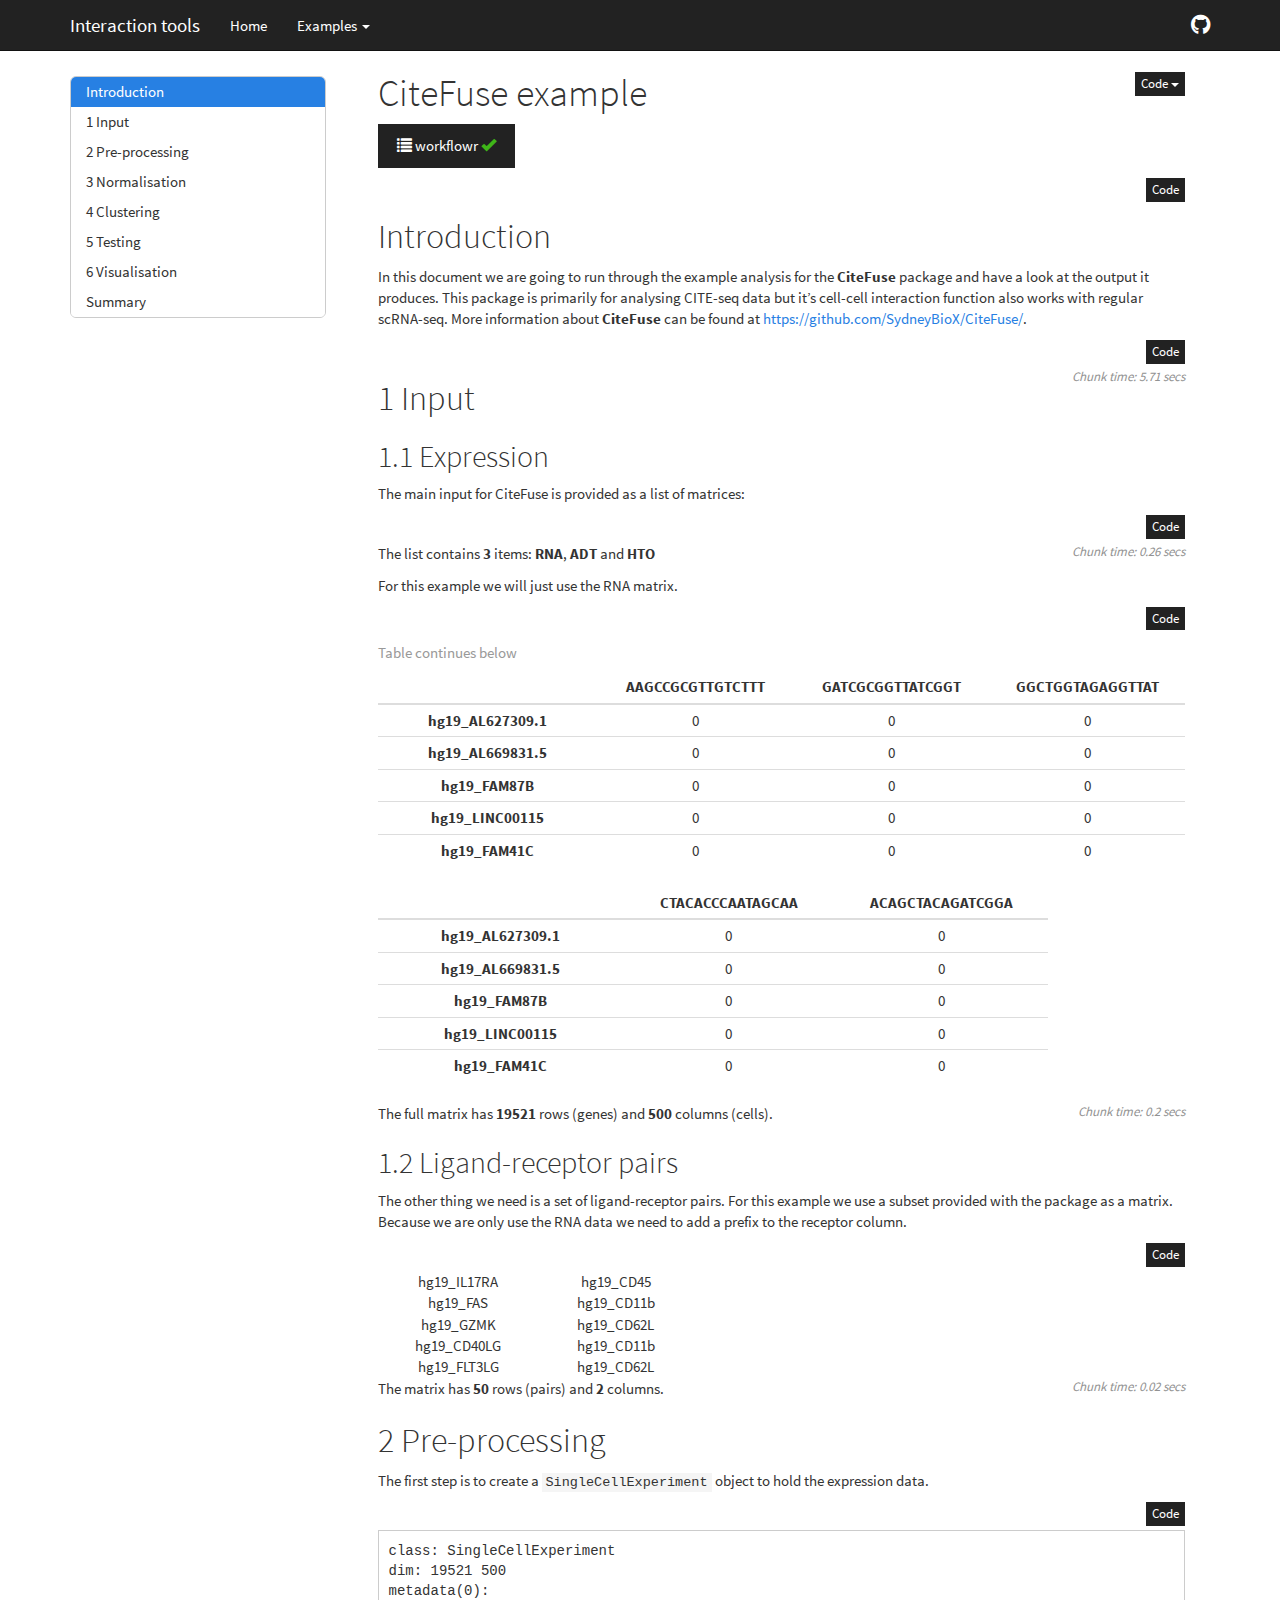
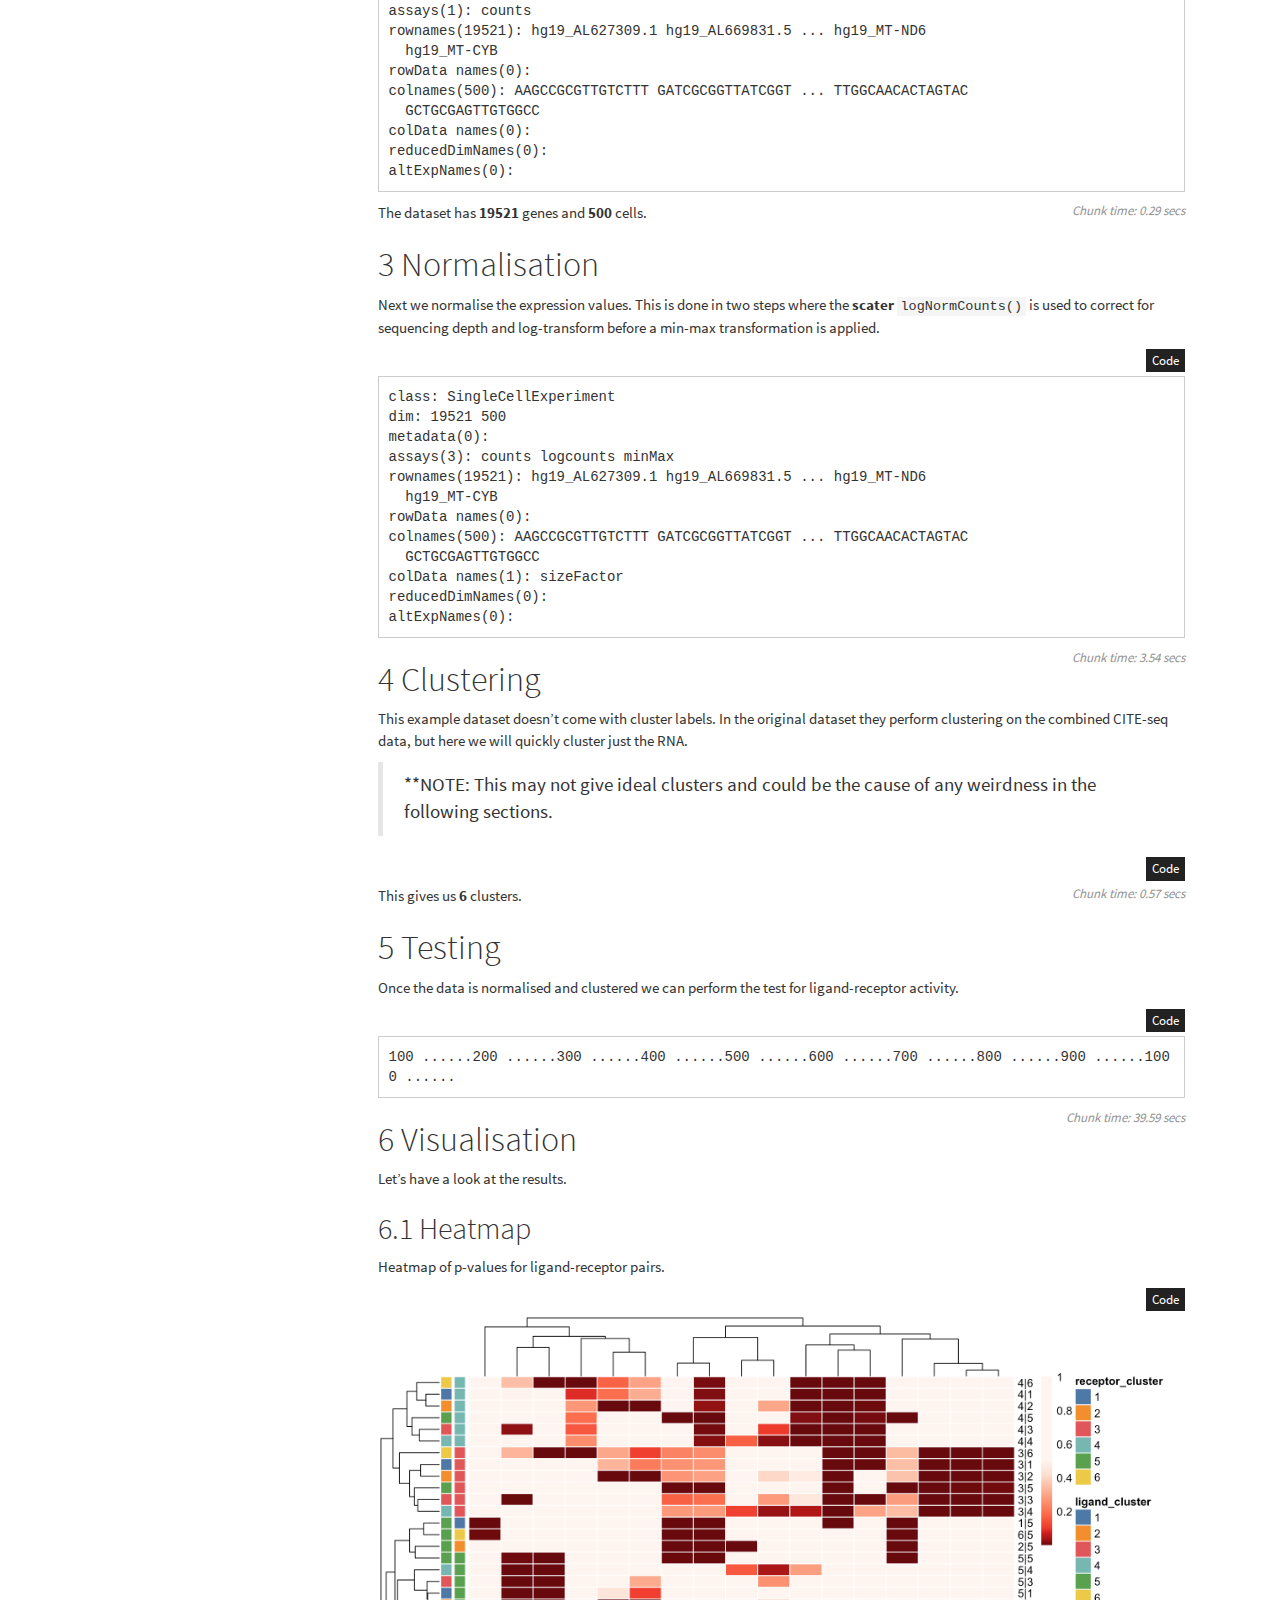
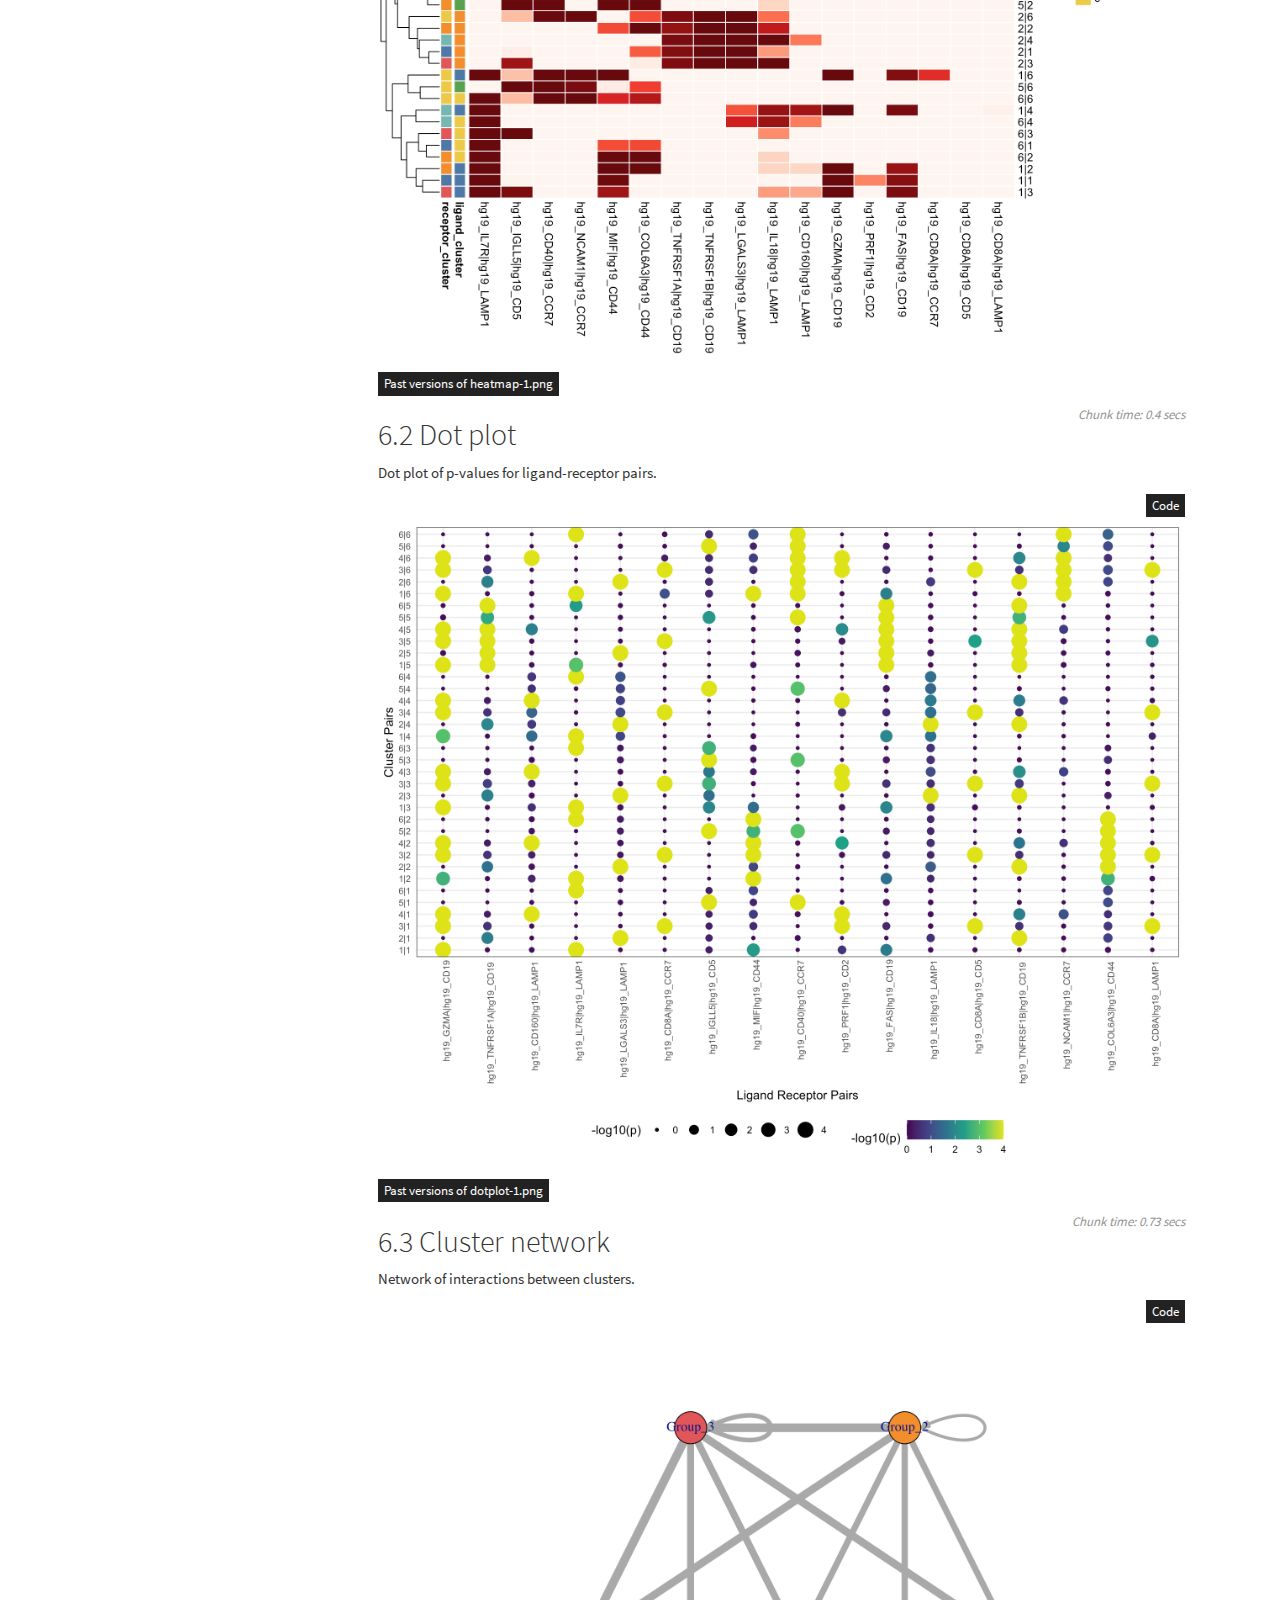
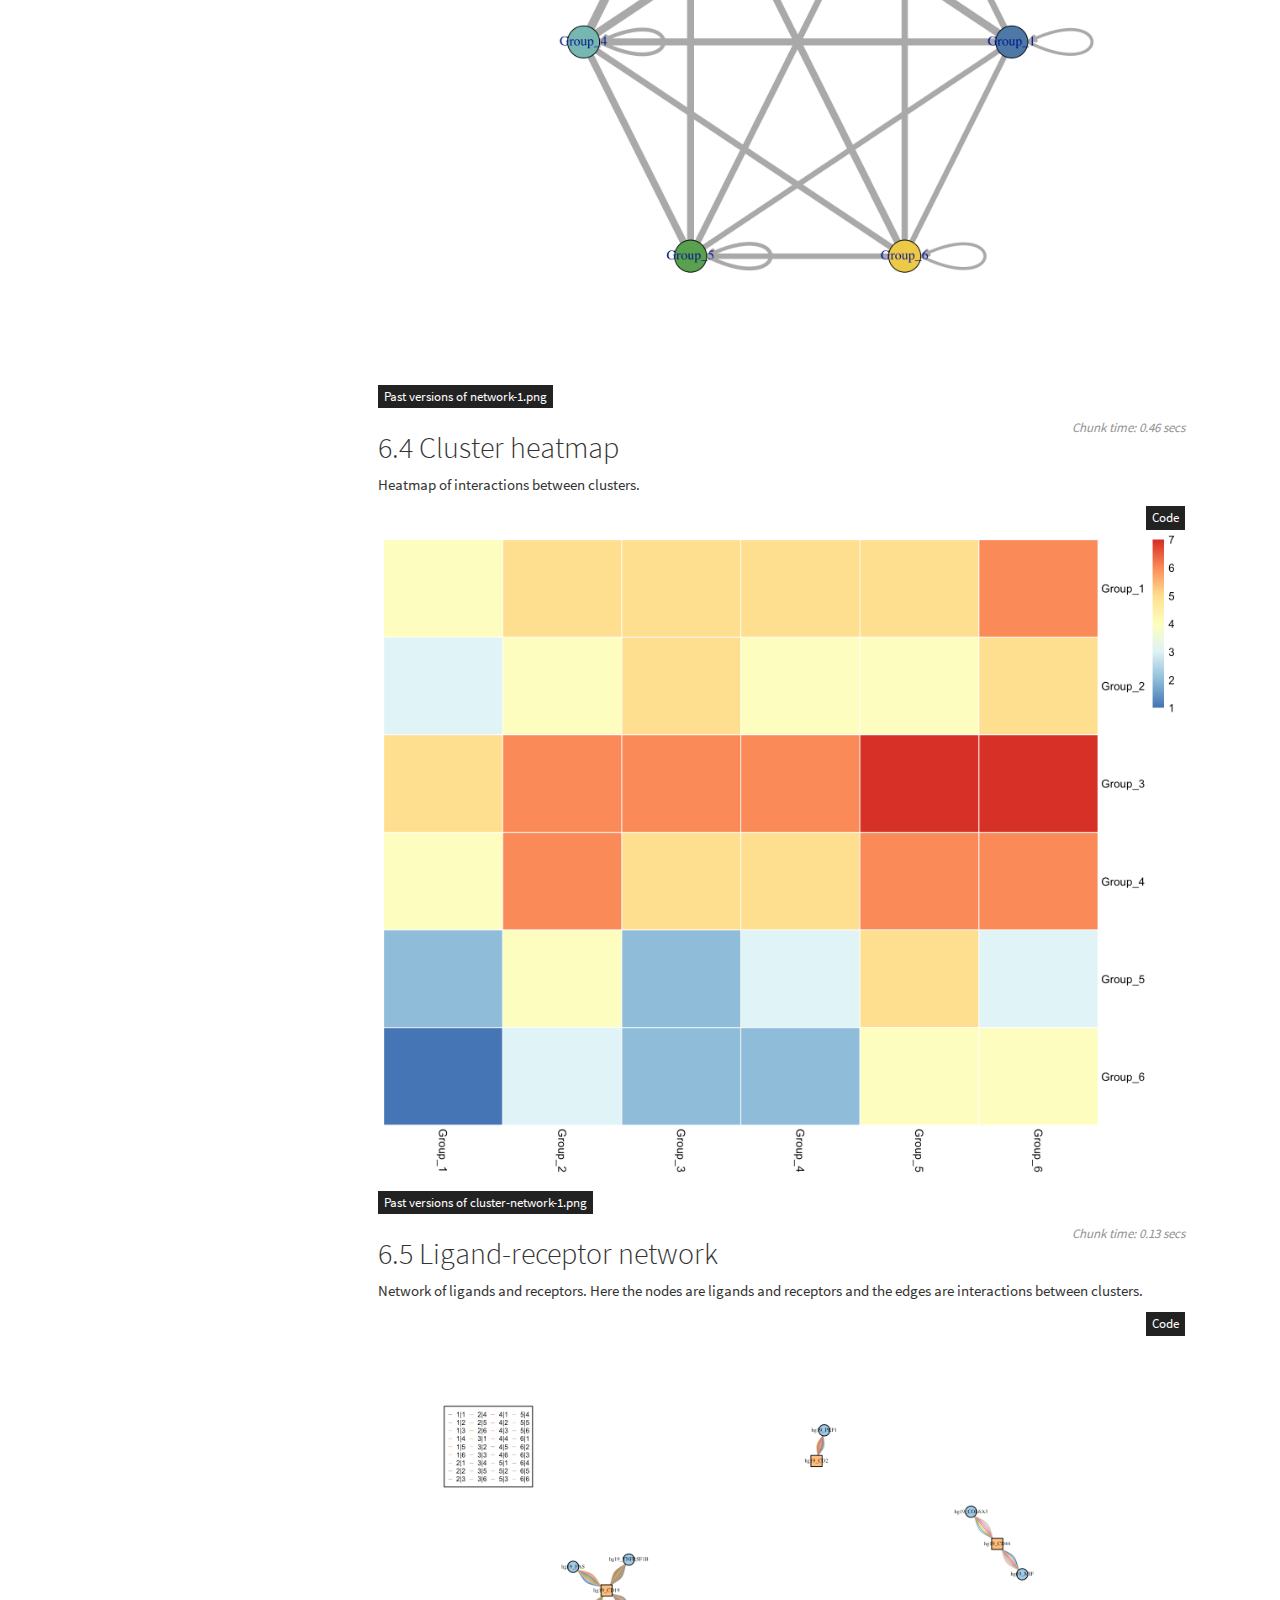
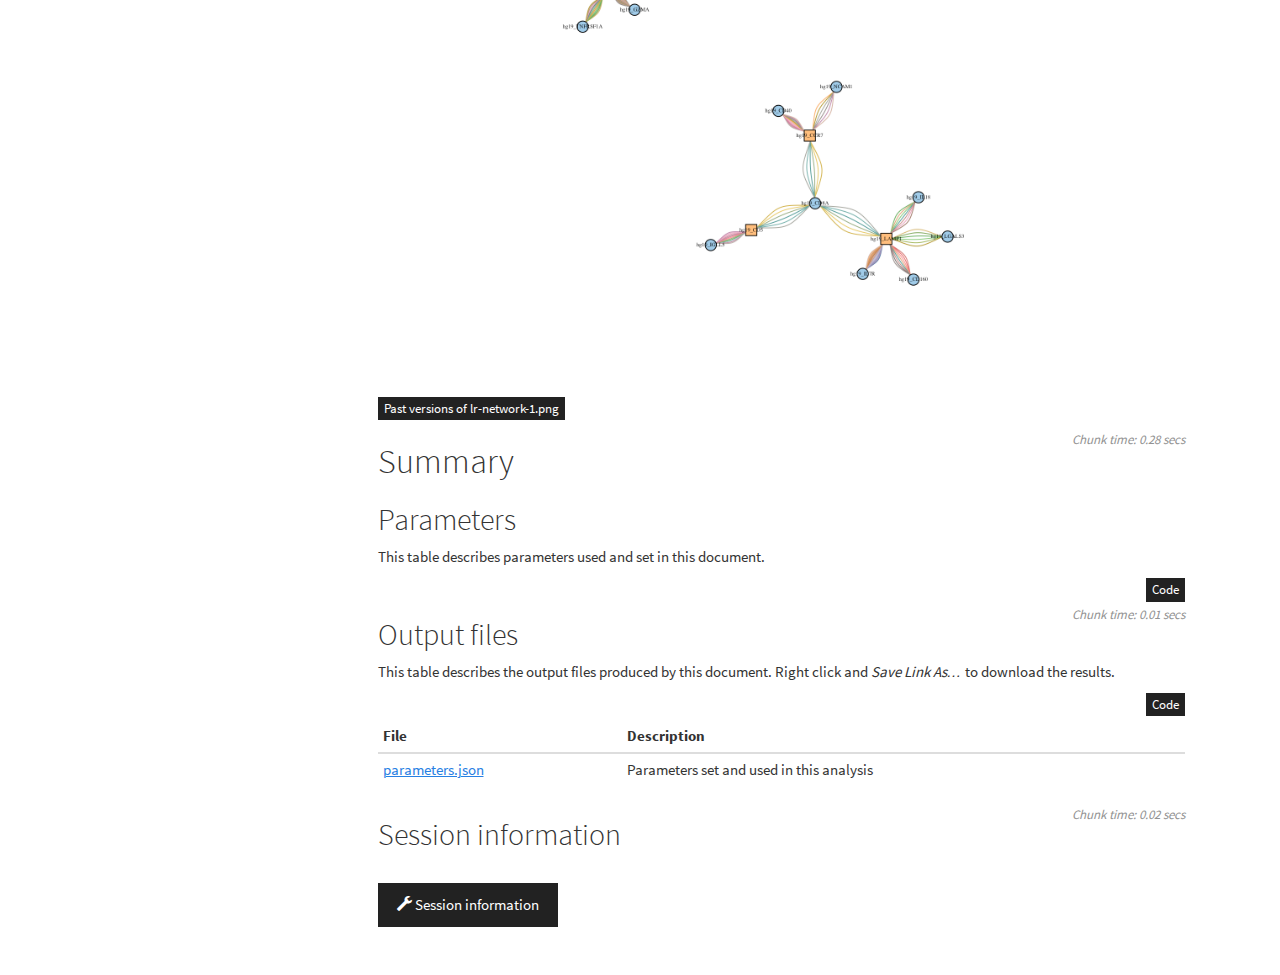
<file: docs/16-CiteFuse.html>
<!DOCTYPE html>

<html>

<head>

<meta charset="utf-8" />
<meta name="generator" content="pandoc" />
<meta http-equiv="X-UA-Compatible" content="IE=EDGE" />




<title>CiteFuse example</title>

<script src="site_libs/header-attrs-2.1/header-attrs.js"></script>
<script src="site_libs/jquery-1.11.3/jquery.min.js"></script>
<meta name="viewport" content="width=device-width, initial-scale=1" />
<link href="site_libs/bootstrap-3.3.5/css/cosmo.min.css" rel="stylesheet" />
<script src="site_libs/bootstrap-3.3.5/js/bootstrap.min.js"></script>
<script src="site_libs/bootstrap-3.3.5/shim/html5shiv.min.js"></script>
<script src="site_libs/bootstrap-3.3.5/shim/respond.min.js"></script>
<script src="site_libs/jqueryui-1.11.4/jquery-ui.min.js"></script>
<link href="site_libs/tocify-1.9.1/jquery.tocify.css" rel="stylesheet" />
<script src="site_libs/tocify-1.9.1/jquery.tocify.js"></script>
<script src="site_libs/navigation-1.1/tabsets.js"></script>
<script src="site_libs/navigation-1.1/codefolding.js"></script>
<script src="site_libs/navigation-1.1/sourceembed.js"></script>
<link href="site_libs/highlightjs-9.12.0/textmate.css" rel="stylesheet" />
<script src="site_libs/highlightjs-9.12.0/highlight.js"></script>
<link href="site_libs/pagedtable-1.1/css/pagedtable.css" rel="stylesheet" />
<script src="site_libs/pagedtable-1.1/js/pagedtable.js"></script>

<link rel="icon" href="https://github.com/workflowr/workflowr-assets/raw/master/img/reproducible.png">
<!-- Add a small amount of space between sections. -->
<style type="text/css">
div.section {
  padding-top: 12px;
}
</style>



<style type="text/css">code{white-space: pre;}</style>
<style type="text/css">
  pre:not([class]) {
    background-color: white;
  }
</style>
<script type="text/javascript">
if (window.hljs) {
  hljs.configure({languages: []});
  hljs.initHighlightingOnLoad();
  if (document.readyState && document.readyState === "complete") {
    window.setTimeout(function() { hljs.initHighlighting(); }, 0);
  }
}
</script>



<style type="text/css">
h1 {
  font-size: 34px;
}
h1.title {
  font-size: 38px;
}
h2 {
  font-size: 30px;
}
h3 {
  font-size: 24px;
}
h4 {
  font-size: 18px;
}
h5 {
  font-size: 16px;
}
h6 {
  font-size: 12px;
}
.table th:not([align]) {
  text-align: left;
}
#rmd-source-code {
  display: none;
}
</style>

<link rel="stylesheet" href="custom.css" type="text/css" />



<style type = "text/css">
.main-container {
  max-width: 940px;
  margin-left: auto;
  margin-right: auto;
}
code {
  color: inherit;
  background-color: rgba(0, 0, 0, 0.04);
}
img {
  max-width:100%;
}
.tabbed-pane {
  padding-top: 12px;
}
.html-widget {
  margin-bottom: 20px;
}
button.code-folding-btn:focus {
  outline: none;
}
summary {
  display: list-item;
}
</style>


<style type="text/css">
/* padding for bootstrap navbar */
body {
  padding-top: 51px;
  padding-bottom: 40px;
}
/* offset scroll position for anchor links (for fixed navbar)  */
.section h1 {
  padding-top: 56px;
  margin-top: -56px;
}
.section h2 {
  padding-top: 56px;
  margin-top: -56px;
}
.section h3 {
  padding-top: 56px;
  margin-top: -56px;
}
.section h4 {
  padding-top: 56px;
  margin-top: -56px;
}
.section h5 {
  padding-top: 56px;
  margin-top: -56px;
}
.section h6 {
  padding-top: 56px;
  margin-top: -56px;
}
.dropdown-submenu {
  position: relative;
}
.dropdown-submenu>.dropdown-menu {
  top: 0;
  left: 100%;
  margin-top: -6px;
  margin-left: -1px;
  border-radius: 0 6px 6px 6px;
}
.dropdown-submenu:hover>.dropdown-menu {
  display: block;
}
.dropdown-submenu>a:after {
  display: block;
  content: " ";
  float: right;
  width: 0;
  height: 0;
  border-color: transparent;
  border-style: solid;
  border-width: 5px 0 5px 5px;
  border-left-color: #cccccc;
  margin-top: 5px;
  margin-right: -10px;
}
.dropdown-submenu:hover>a:after {
  border-left-color: #ffffff;
}
.dropdown-submenu.pull-left {
  float: none;
}
.dropdown-submenu.pull-left>.dropdown-menu {
  left: -100%;
  margin-left: 10px;
  border-radius: 6px 0 6px 6px;
}
</style>

<script>
// manage active state of menu based on current page
$(document).ready(function () {
  // active menu anchor
  href = window.location.pathname
  href = href.substr(href.lastIndexOf('/') + 1)
  if (href === "")
    href = "index.html";
  var menuAnchor = $('a[href="' + href + '"]');

  // mark it active
  menuAnchor.parent().addClass('active');

  // if it's got a parent navbar menu mark it active as well
  menuAnchor.closest('li.dropdown').addClass('active');
});
</script>

<!-- tabsets -->

<style type="text/css">
.tabset-dropdown > .nav-tabs {
  display: inline-table;
  max-height: 500px;
  min-height: 44px;
  overflow-y: auto;
  background: white;
  border: 1px solid #ddd;
  border-radius: 4px;
}

.tabset-dropdown > .nav-tabs > li.active:before {
  content: "";
  font-family: 'Glyphicons Halflings';
  display: inline-block;
  padding: 10px;
  border-right: 1px solid #ddd;
}

.tabset-dropdown > .nav-tabs.nav-tabs-open > li.active:before {
  content: "&#xe258;";
  border: none;
}

.tabset-dropdown > .nav-tabs.nav-tabs-open:before {
  content: "";
  font-family: 'Glyphicons Halflings';
  display: inline-block;
  padding: 10px;
  border-right: 1px solid #ddd;
}

.tabset-dropdown > .nav-tabs > li.active {
  display: block;
}

.tabset-dropdown > .nav-tabs > li > a,
.tabset-dropdown > .nav-tabs > li > a:focus,
.tabset-dropdown > .nav-tabs > li > a:hover {
  border: none;
  display: inline-block;
  border-radius: 4px;
  background-color: transparent;
}

.tabset-dropdown > .nav-tabs.nav-tabs-open > li {
  display: block;
  float: none;
}

.tabset-dropdown > .nav-tabs > li {
  display: none;
}
</style>

<!-- code folding -->
<style type="text/css">
.code-folding-btn { margin-bottom: 4px; }
</style>



<style type="text/css">

#TOC {
  margin: 25px 0px 20px 0px;
}
@media (max-width: 768px) {
#TOC {
  position: relative;
  width: 100%;
}
}

@media print {
.toc-content {
  /* see https://github.com/w3c/csswg-drafts/issues/4434 */
  float: right;
}
}

.toc-content {
  padding-left: 30px;
  padding-right: 40px;
}

div.main-container {
  max-width: 1200px;
}

div.tocify {
  width: 20%;
  max-width: 260px;
  max-height: 85%;
}

@media (min-width: 768px) and (max-width: 991px) {
  div.tocify {
    width: 25%;
  }
}

@media (max-width: 767px) {
  div.tocify {
    width: 100%;
    max-width: none;
  }
}

.tocify ul, .tocify li {
  line-height: 20px;
}

.tocify-subheader .tocify-item {
  font-size: 0.90em;
}

.tocify .list-group-item {
  border-radius: 0px;
}


</style>



</head>

<body>


<div class="container-fluid main-container">


<!-- setup 3col/9col grid for toc_float and main content  -->
<div class="row-fluid">
<div class="col-xs-12 col-sm-4 col-md-3">
<div id="TOC" class="tocify">
</div>
</div>

<div class="toc-content col-xs-12 col-sm-8 col-md-9">



<div id="nav-placeholder"></div>

<script>
$(function(){
  $("#nav-placeholder").load("navbar-content.html");
});
</script>

<div class="fluid-row" id="header">

<div class="btn-group pull-right">
<button type="button" class="btn btn-default btn-xs dropdown-toggle" data-toggle="dropdown" aria-haspopup="true" aria-expanded="false"><span>Code</span> <span class="caret"></span></button>
<ul class="dropdown-menu" style="min-width: 50px;">
<li><a id="rmd-show-all-code" href="#">Show All Code</a></li>
<li><a id="rmd-hide-all-code" href="#">Hide All Code</a></li>
<li role="separator" class="divider"></li>
<li><a id="rmd-download-source" href="#">Download Rmd</a></li>
</ul>
</div>



<h1 class="title toc-ignore">CiteFuse example</h1>

</div>


<p>
<button type="button" class="btn btn-default btn-workflowr btn-workflowr-report" data-toggle="collapse" data-target="#workflowr-report">
<span class="glyphicon glyphicon-list" aria-hidden="true"></span> workflowr <span class="glyphicon glyphicon-ok text-success" aria-hidden="true"></span>
</button>
</p>
<div id="workflowr-report" class="collapse">
<ul class="nav nav-tabs">
<li class="active">
<a data-toggle="tab" href="#summary">Summary</a>
</li>
<li>
<a data-toggle="tab" href="#checks"> Checks <span class="glyphicon glyphicon-ok text-success" aria-hidden="true"></span> </a>
</li>
<li>
<a data-toggle="tab" href="#versions">Past versions</a>
</li>
</ul>
<div class="tab-content">
<div id="summary" class="tab-pane fade in active">
<p>
<strong>Last updated:</strong> 2020-11-24
</p>
<p>
<strong>Checks:</strong> <span class="glyphicon glyphicon-ok text-success" aria-hidden="true"></span> 7 <span class="glyphicon glyphicon-exclamation-sign text-danger" aria-hidden="true"></span> 0
</p>
<p>
<strong>Knit directory:</strong> <code>interaction-tools/</code> <span class="glyphicon glyphicon-question-sign" aria-hidden="true" title="This is the local directory in which the code in this file was executed."> </span>
</p>
<p>
This reproducible <a href="http://rmarkdown.rstudio.com">R Markdown</a> analysis was created with <a
  href="https://github.com/jdblischak/workflowr">workflowr</a> (version 1.6.2). The <em>Checks</em> tab describes the reproducibility checks that were applied when the results were created. The <em>Past versions</em> tab lists the development history.
</p>
<hr>
</div>
<div id="checks" class="tab-pane fade">
<div id="workflowr-checks" class="panel-group">
<div class="panel panel-default">
<div class="panel-heading">
<p class="panel-title">
<a data-toggle="collapse" data-parent="#workflowr-checks" href="#strongRMarkdownfilestronguptodate"> <span class="glyphicon glyphicon-ok text-success" aria-hidden="true"></span> <strong>R Markdown file:</strong> up-to-date </a>
</p>
</div>
<div id="strongRMarkdownfilestronguptodate" class="panel-collapse collapse">
<div class="panel-body">
<p>Great! Since the R Markdown file has been committed to the Git repository, you know the exact version of the code that produced these results.</p>
</div>
</div>
</div>
<div class="panel panel-default">
<div class="panel-heading">
<p class="panel-title">
<a data-toggle="collapse" data-parent="#workflowr-checks" href="#strongEnvironmentstrongempty"> <span class="glyphicon glyphicon-ok text-success" aria-hidden="true"></span> <strong>Environment:</strong> empty </a>
</p>
</div>
<div id="strongEnvironmentstrongempty" class="panel-collapse collapse">
<div class="panel-body">
<p>Great job! The global environment was empty. Objects defined in the global environment can affect the analysis in your R Markdown file in unknown ways. For reproduciblity it’s best to always run the code in an empty environment.</p>
</div>
</div>
</div>
<div class="panel panel-default">
<div class="panel-heading">
<p class="panel-title">
<a data-toggle="collapse" data-parent="#workflowr-checks" href="#strongSeedstrongcodesetseed20191213code"> <span class="glyphicon glyphicon-ok text-success" aria-hidden="true"></span> <strong>Seed:</strong> <code>set.seed(20191213)</code> </a>
</p>
</div>
<div id="strongSeedstrongcodesetseed20191213code" class="panel-collapse collapse">
<div class="panel-body">
<p>The command <code>set.seed(20191213)</code> was run prior to running the code in the R Markdown file. Setting a seed ensures that any results that rely on randomness, e.g. subsampling or permutations, are reproducible.</p>
</div>
</div>
</div>
<div class="panel panel-default">
<div class="panel-heading">
<p class="panel-title">
<a data-toggle="collapse" data-parent="#workflowr-checks" href="#strongSessioninformationstrongrecorded"> <span class="glyphicon glyphicon-ok text-success" aria-hidden="true"></span> <strong>Session information:</strong> recorded </a>
</p>
</div>
<div id="strongSessioninformationstrongrecorded" class="panel-collapse collapse">
<div class="panel-body">
<p>Great job! Recording the operating system, R version, and package versions is critical for reproducibility.</p>
</div>
</div>
</div>
<div class="panel panel-default">
<div class="panel-heading">
<p class="panel-title">
<a data-toggle="collapse" data-parent="#workflowr-checks" href="#strongCachestrongnone"> <span class="glyphicon glyphicon-ok text-success" aria-hidden="true"></span> <strong>Cache:</strong> none </a>
</p>
</div>
<div id="strongCachestrongnone" class="panel-collapse collapse">
<div class="panel-body">
<p>Nice! There were no cached chunks for this analysis, so you can be confident that you successfully produced the results during this run.</p>
</div>
</div>
</div>
<div class="panel panel-default">
<div class="panel-heading">
<p class="panel-title">
<a data-toggle="collapse" data-parent="#workflowr-checks" href="#strongFilepathsstrongrelative"> <span class="glyphicon glyphicon-ok text-success" aria-hidden="true"></span> <strong>File paths:</strong> relative </a>
</p>
</div>
<div id="strongFilepathsstrongrelative" class="panel-collapse collapse">
<div class="panel-body">
<p>Great job! Using relative paths to the files within your workflowr project makes it easier to run your code on other machines.</p>
</div>
</div>
</div>
<div class="panel panel-default">
<div class="panel-heading">
<p class="panel-title">
<a data-toggle="collapse" data-parent="#workflowr-checks" href="#strongRepositoryversionstrongahrefhttpgithubcomlazappiiteractiontoolstree0333fe338ef08f0c7d43a9b4e271a49de2880d12targetblank0333fe3a"> <span class="glyphicon glyphicon-ok text-success" aria-hidden="true"></span> <strong>Repository version:</strong> <a href="http://github.com/lazappi/iteraction-tools/tree/0333fe338ef08f0c7d43a9b4e271a49de2880d12" target="_blank">0333fe3</a> </a>
</p>
</div>
<div id="strongRepositoryversionstrongahrefhttpgithubcomlazappiiteractiontoolstree0333fe338ef08f0c7d43a9b4e271a49de2880d12targetblank0333fe3a" class="panel-collapse collapse">
<div class="panel-body">
<p>
Great! You are using Git for version control. Tracking code development and connecting the code version to the results is critical for reproducibility.
</p>
<p>
The results in this page were generated with repository version <a href="http://github.com/lazappi/iteraction-tools/tree/0333fe338ef08f0c7d43a9b4e271a49de2880d12" target="_blank">0333fe3</a>. See the <em>Past versions</em> tab to see a history of the changes made to the R Markdown and HTML files.
</p>
<p>
Note that you need to be careful to ensure that all relevant files for the analysis have been committed to Git prior to generating the results (you can use <code>wflow_publish</code> or <code>wflow_git_commit</code>). workflowr only checks the R Markdown file, but you know if there are other scripts or data files that it depends on. Below is the status of the Git repository when the results were generated:
</p>
<pre><code>
Ignored files:
    Ignored:    .Rhistory
    Ignored:    .Rproj.user/
    Ignored:    .drake/
    Ignored:    data/COMUNET/
    Ignored:    data/CellChat/
    Ignored:    data/ICELLNET/
    Ignored:    data/NicheNet/
    Ignored:    data/cellphonedb/
    Ignored:    data/celltalker/
    Ignored:    output/14-CellChat.Rmd/
    Ignored:    output/15-talklr.Rmd/
    Ignored:    output/16-CiteFuse.Rmd/
    Ignored:    output/17-scTHI.Rmd/
    Ignored:    output/18-celltalker.Rmd/
    Ignored:    output/index.Rmd/
    Ignored:    renv/library/
    Ignored:    renv/python/
    Ignored:    renv/staging/

Unstaged changes:
    Modified:   _drake.R

</code></pre>
<p>
Note that any generated files, e.g. HTML, png, CSS, etc., are not included in this status report because it is ok for generated content to have uncommitted changes.
</p>
</div>
</div>
</div>
</div>
<hr>
</div>
<div id="versions" class="tab-pane fade">

<p>
These are the previous versions of the repository in which changes were made to the R Markdown (<code>analysis/16-CiteFuse.Rmd</code>) and HTML (<code>docs/16-CiteFuse.html</code>) files. If you’ve configured a remote Git repository (see <code>?wflow_git_remote</code>), click on the hyperlinks in the table below to view the files as they were in that past version.
</p>
<div class="table-responsive">
<table class="table table-condensed table-hover">
<thead>
<tr>
<th>
File
</th>
<th>
Version
</th>
<th>
Author
</th>
<th>
Date
</th>
<th>
Message
</th>
</tr>
</thead>
<tbody>
<tr>
<td>
html
</td>
<td>
<a href="http://github.com/lazappi/iteraction-tools/blob/d85e5122131e968d0dd72a30afc376282c292a76/docs/16-CiteFuse.html" target="_blank">d85e512</a>
</td>
<td>
Luke Zappia
</td>
<td>
2020-11-09
</td>
<td>
Build CiteFuse
</td>
</tr>
<tr>
<td>
Rmd
</td>
<td>
<a href="http://github.com/lazappi/iteraction-tools/blob/70de07fd953f2081d7e50e5bdb7f7dde269b022e/analysis/16-CiteFuse.Rmd" target="_blank">70de07f</a>
</td>
<td>
Luke Zappia
</td>
<td>
2020-11-09
</td>
<td>
Add CiteFuse tutorial
</td>
</tr>
<tr>
<td>
Rmd
</td>
<td>
<a href="http://github.com/lazappi/iteraction-tools/blob/bb91bf53cbdf45ba4d66c0feea23f6f8a494f3b3/analysis/16-CiteFuse.Rmd" target="_blank">bb91bf5</a>
</td>
<td>
Luke Zappia
</td>
<td>
2020-11-09
</td>
<td>
Create CiteFuse document
</td>
</tr>
</tbody>
</table>
</div>
<hr>
</div>
</div>
</div>
<pre class="r"><code># Setup document
source(here::here(&quot;code&quot;, &quot;setup.R&quot;))

# Function dependencies
invisible(drake::readd(download_link))</code></pre>
<div id="introduction" class="section level1 unnumbered" number="">
<h1 class="unnumbered" number="">Introduction</h1>
<p>In this document we are going to run through the example analysis for the <strong>CiteFuse</strong> package and have a look at the output it produces. This package is primarily for analysing CITE-seq data but it’s cell-cell interaction function also works with regular scRNA-seq. More information about <strong>CiteFuse</strong> can be found at <a href="https://github.com/SydneyBioX/CiteFuse/" class="uri">https://github.com/SydneyBioX/CiteFuse/</a>.</p>
<pre class="r"><code>library(&quot;CiteFuse&quot;)</code></pre>
<p class="timeit">
Chunk time: 5.71 secs
</p>
</div>
<div id="input" class="section level1" number="1">
<h1 number="1"><span class="header-section-number">1</span> Input</h1>
<div id="expression" class="section level2" number="1.1">
<h2 number="1.1"><span class="header-section-number">1.1</span> Expression</h2>
<p>The main input for CiteFuse is provided as a list of matrices:</p>
<pre class="r"><code>data(&quot;CITEseq_example&quot;, package = &quot;CiteFuse&quot;)</code></pre>
<p class="timeit">
Chunk time: 0.26 secs
</p>
<p>The list contains <strong>3</strong> items: <strong>RNA</strong>, <strong>ADT</strong> and <strong>HTO</strong></p>
<p>For this example we will just use the RNA matrix.</p>
<pre class="r"><code>pander(as.matrix(CITEseq_example$RNA[1:5, 1:5]))</code></pre>
<table>
<caption>Table continues below</caption>
<colgroup>
<col width="27%" />
<col width="24%" />
<col width="24%" />
<col width="24%" />
</colgroup>
<thead>
<tr class="header">
<th align="center"> </th>
<th align="center">AAGCCGCGTTGTCTTT</th>
<th align="center">GATCGCGGTTATCGGT</th>
<th align="center">GGCTGGTAGAGGTTAT</th>
</tr>
</thead>
<tbody>
<tr class="odd">
<td align="center"><strong>hg19_AL627309.1</strong></td>
<td align="center">0</td>
<td align="center">0</td>
<td align="center">0</td>
</tr>
<tr class="even">
<td align="center"><strong>hg19_AL669831.5</strong></td>
<td align="center">0</td>
<td align="center">0</td>
<td align="center">0</td>
</tr>
<tr class="odd">
<td align="center"><strong>hg19_FAM87B</strong></td>
<td align="center">0</td>
<td align="center">0</td>
<td align="center">0</td>
</tr>
<tr class="even">
<td align="center"><strong>hg19_LINC00115</strong></td>
<td align="center">0</td>
<td align="center">0</td>
<td align="center">0</td>
</tr>
<tr class="odd">
<td align="center"><strong>hg19_FAM41C</strong></td>
<td align="center">0</td>
<td align="center">0</td>
<td align="center">0</td>
</tr>
</tbody>
</table>
<table style="width:83%;">
<colgroup>
<col width="30%" />
<col width="26%" />
<col width="26%" />
</colgroup>
<thead>
<tr class="header">
<th align="center"> </th>
<th align="center">CTACACCCAATAGCAA</th>
<th align="center">ACAGCTACAGATCGGA</th>
</tr>
</thead>
<tbody>
<tr class="odd">
<td align="center"><strong>hg19_AL627309.1</strong></td>
<td align="center">0</td>
<td align="center">0</td>
</tr>
<tr class="even">
<td align="center"><strong>hg19_AL669831.5</strong></td>
<td align="center">0</td>
<td align="center">0</td>
</tr>
<tr class="odd">
<td align="center"><strong>hg19_FAM87B</strong></td>
<td align="center">0</td>
<td align="center">0</td>
</tr>
<tr class="even">
<td align="center"><strong>hg19_LINC00115</strong></td>
<td align="center">0</td>
<td align="center">0</td>
</tr>
<tr class="odd">
<td align="center"><strong>hg19_FAM41C</strong></td>
<td align="center">0</td>
<td align="center">0</td>
</tr>
</tbody>
</table>
<p class="timeit">
Chunk time: 0.2 secs
</p>
<p>The full matrix has <strong>19521</strong> rows (genes) and <strong>500</strong> columns (cells).</p>
</div>
<div id="ligand-receptor-pairs" class="section level2" number="1.2">
<h2 number="1.2"><span class="header-section-number">1.2</span> Ligand-receptor pairs</h2>
<p>The other thing we need is a set of ligand-receptor pairs. For this example we use a subset provided with the package as a matrix. Because we are only use the RNA data we need to add a prefix to the receptor column.</p>
<pre class="r"><code>data(&quot;lr_pair_subset&quot;, package = &quot;CiteFuse&quot;)

# Modify the pair names because we are using just RNA
modified_lr_pairs &lt;- lr_pair_subset
modified_lr_pairs[, 2] &lt;- paste0(&quot;hg19_&quot;, modified_lr_pairs[, 2])

pander(as.matrix(modified_lr_pairs[1:5, 1:2]))</code></pre>
<table style="width:39%;">
<colgroup>
<col width="19%" />
<col width="19%" />
</colgroup>
<tbody>
<tr class="odd">
<td align="center">hg19_IL17RA</td>
<td align="center">hg19_CD45</td>
</tr>
<tr class="even">
<td align="center">hg19_FAS</td>
<td align="center">hg19_CD11b</td>
</tr>
<tr class="odd">
<td align="center">hg19_GZMK</td>
<td align="center">hg19_CD62L</td>
</tr>
<tr class="even">
<td align="center">hg19_CD40LG</td>
<td align="center">hg19_CD11b</td>
</tr>
<tr class="odd">
<td align="center">hg19_FLT3LG</td>
<td align="center">hg19_CD62L</td>
</tr>
</tbody>
</table>
<p class="timeit">
Chunk time: 0.02 secs
</p>
<p>The matrix has <strong>50</strong> rows (pairs) and <strong>2</strong> columns.</p>
</div>
</div>
<div id="pre-processing" class="section level1" number="2">
<h1 number="2"><span class="header-section-number">2</span> Pre-processing</h1>
<p>The first step is to create a <code>SingleCellExperiment</code> object to hold the expression data.</p>
<pre class="r"><code>sce &lt;- preprocessing(CITEseq_example$RNA)

sce</code></pre>
<pre><code>class: SingleCellExperiment 
dim: 19521 500 
metadata(0):
assays(1): counts
rownames(19521): hg19_AL627309.1 hg19_AL669831.5 ... hg19_MT-ND6
  hg19_MT-CYB
rowData names(0):
colnames(500): AAGCCGCGTTGTCTTT GATCGCGGTTATCGGT ... TTGGCAACACTAGTAC
  GCTGCGAGTTGTGGCC
colData names(0):
reducedDimNames(0):
altExpNames(0):</code></pre>
<p class="timeit">
Chunk time: 0.29 secs
</p>
<p>The dataset has <strong>19521</strong> genes and <strong>500</strong> cells.</p>
</div>
<div id="normalisation" class="section level1" number="3">
<h1 number="3"><span class="header-section-number">3</span> Normalisation</h1>
<p>Next we normalise the expression values. This is done in two steps where the <strong>scater</strong> <code>logNormCounts()</code> is used to correct for sequencing depth and log-transform before a min-max transformation is applied.</p>
<pre class="r"><code>sce &lt;- scater::logNormCounts(sce)

sce &lt;- normaliseExprs(
    sce,
    altExp_name = &quot;none&quot;,
    exprs_value = &quot;logcounts&quot;,
    transform   = &quot;minMax&quot;
)

sce</code></pre>
<pre><code>class: SingleCellExperiment 
dim: 19521 500 
metadata(0):
assays(3): counts logcounts minMax
rownames(19521): hg19_AL627309.1 hg19_AL669831.5 ... hg19_MT-ND6
  hg19_MT-CYB
rowData names(0):
colnames(500): AAGCCGCGTTGTCTTT GATCGCGGTTATCGGT ... TTGGCAACACTAGTAC
  GCTGCGAGTTGTGGCC
colData names(1): sizeFactor
reducedDimNames(0):
altExpNames(0):</code></pre>
<p class="timeit">
Chunk time: 3.54 secs
</p>
</div>
<div id="clustering" class="section level1" number="4">
<h1 number="4"><span class="header-section-number">4</span> Clustering</h1>
<p>This example dataset doesn’t come with cluster labels. In the original dataset they perform clustering on the combined CITE-seq data, but here we will quickly cluster just the RNA.</p>
<blockquote>
<p>**NOTE: This may not give ideal clusters and could be the cause of any weirdness in the following sections.</p>
</blockquote>
<pre class="r"><code>sce &lt;- scater::runPCA(sce)
graph &lt;- scran::buildSNNGraph(sce, k=10, use.dimred = &quot;PCA&quot;)
clusters &lt;- igraph::cluster_louvain(graph)$membership</code></pre>
<p class="timeit">
Chunk time: 0.57 secs
</p>
<p>This gives us <strong>6</strong> clusters.</p>
</div>
<div id="testing" class="section level1" number="5">
<h1 number="5"><span class="header-section-number">5</span> Testing</h1>
<p>Once the data is normalised and clustered we can perform the test for ligand-receptor activity.</p>
<pre class="r"><code># Modify the pair names because we are using just RNA
modified_lr_pairs &lt;- lr_pair_subset
modified_lr_pairs[, 2] &lt;- paste0(&quot;hg19_&quot;, modified_lr_pairs[, 2])

sce &lt;- ligandReceptorTest(
    sce,
    ligandReceptor_list = modified_lr_pairs,
    cluster             = factor(clusters),
    RNA_exprs_value     = &quot;minMax&quot;,
    use_alt_exp         = FALSE,
    num_permute         = 1000
)</code></pre>
<pre><code>100 ......200 ......300 ......400 ......500 ......600 ......700 ......800 ......900 ......1000 ......</code></pre>
<p class="timeit">
Chunk time: 39.59 secs
</p>
</div>
<div id="visualisation" class="section level1" number="6">
<h1 number="6"><span class="header-section-number">6</span> Visualisation</h1>
<p>Let’s have a look at the results.</p>
<div id="heatmap" class="section level2" number="6.1">
<h2 number="6.1"><span class="header-section-number">6.1</span> Heatmap</h2>
<p>Heatmap of p-values for ligand-receptor pairs.</p>
<pre class="r"><code>visLigandReceptor(
    sce,
    type = &quot;pval_heatmap&quot;,
    receptor_type = &quot;RNA&quot;
)</code></pre>
<p><img src="figure/16-CiteFuse.Rmd/heatmap-1.png" width="960" style="display: block; margin: auto;" /></p>
<p>
<button type="button" class="btn btn-default btn-xs btn-workflowr btn-workflowr-fig" data-toggle="collapse" data-target="#fig-heatmap-1">
Past versions of heatmap-1.png
</button>
</p>
<div id="fig-heatmap-1" class="collapse">
<div class="table-responsive">
<table class="table table-condensed table-hover">
<thead>
<tr>
<th>
Version
</th>
<th>
Author
</th>
<th>
Date
</th>
</tr>
</thead>
<tbody>
<tr>
<td>
d85e512
</td>
<td>
Luke Zappia
</td>
<td>
2020-11-09
</td>
</tr>
</tbody>
</table>
</div>
</div>
<p class="timeit">
Chunk time: 0.4 secs
</p>
</div>
<div id="dot-plot" class="section level2" number="6.2">
<h2 number="6.2"><span class="header-section-number">6.2</span> Dot plot</h2>
<p>Dot plot of p-values for ligand-receptor pairs.</p>
<pre class="r"><code>visLigandReceptor(
    sce,
    type = &quot;pval_dotplot&quot;,
    receptor_type = &quot;RNA&quot;
)</code></pre>
<p><img src="figure/16-CiteFuse.Rmd/dotplot-1.png" width="960" style="display: block; margin: auto;" /></p>
<p>
<button type="button" class="btn btn-default btn-xs btn-workflowr btn-workflowr-fig" data-toggle="collapse" data-target="#fig-dotplot-1">
Past versions of dotplot-1.png
</button>
</p>
<div id="fig-dotplot-1" class="collapse">
<div class="table-responsive">
<table class="table table-condensed table-hover">
<thead>
<tr>
<th>
Version
</th>
<th>
Author
</th>
<th>
Date
</th>
</tr>
</thead>
<tbody>
<tr>
<td>
d85e512
</td>
<td>
Luke Zappia
</td>
<td>
2020-11-09
</td>
</tr>
</tbody>
</table>
</div>
</div>
<p class="timeit">
Chunk time: 0.73 secs
</p>
</div>
<div id="cluster-network" class="section level2" number="6.3">
<h2 number="6.3"><span class="header-section-number">6.3</span> Cluster network</h2>
<p>Network of interactions between clusters.</p>
<pre class="r"><code>visLigandReceptor(
    sce,
    type = &quot;group_network&quot;,
    receptor_type = &quot;RNA&quot;
)</code></pre>
<p><img src="figure/16-CiteFuse.Rmd/network-1.png" width="960" style="display: block; margin: auto;" /></p>
<p>
<button type="button" class="btn btn-default btn-xs btn-workflowr btn-workflowr-fig" data-toggle="collapse" data-target="#fig-network-1">
Past versions of network-1.png
</button>
</p>
<div id="fig-network-1" class="collapse">
<div class="table-responsive">
<table class="table table-condensed table-hover">
<thead>
<tr>
<th>
Version
</th>
<th>
Author
</th>
<th>
Date
</th>
</tr>
</thead>
<tbody>
<tr>
<td>
d85e512
</td>
<td>
Luke Zappia
</td>
<td>
2020-11-09
</td>
</tr>
</tbody>
</table>
</div>
</div>
<p class="timeit">
Chunk time: 0.46 secs
</p>
</div>
<div id="cluster-heatmap" class="section level2" number="6.4">
<h2 number="6.4"><span class="header-section-number">6.4</span> Cluster heatmap</h2>
<p>Heatmap of interactions between clusters.</p>
<pre class="r"><code>visLigandReceptor(
    sce,
    type = &quot;group_heatmap&quot;,
    receptor_type = &quot;RNA&quot;
)</code></pre>
<p><img src="figure/16-CiteFuse.Rmd/cluster-network-1.png" width="960" style="display: block; margin: auto;" /></p>
<p>
<button type="button" class="btn btn-default btn-xs btn-workflowr btn-workflowr-fig" data-toggle="collapse" data-target="#fig-cluster-network-1">
Past versions of cluster-network-1.png
</button>
</p>
<div id="fig-cluster-network-1" class="collapse">
<div class="table-responsive">
<table class="table table-condensed table-hover">
<thead>
<tr>
<th>
Version
</th>
<th>
Author
</th>
<th>
Date
</th>
</tr>
</thead>
<tbody>
<tr>
<td>
d85e512
</td>
<td>
Luke Zappia
</td>
<td>
2020-11-09
</td>
</tr>
</tbody>
</table>
</div>
</div>
<p class="timeit">
Chunk time: 0.13 secs
</p>
</div>
<div id="ligand-receptor-network" class="section level2" number="6.5">
<h2 number="6.5"><span class="header-section-number">6.5</span> Ligand-receptor network</h2>
<p>Network of ligands and receptors. Here the nodes are ligands and receptors and the edges are interactions between clusters.</p>
<pre class="r"><code>visLigandReceptor(
    sce,
    type = &quot;lr_network&quot;,
    receptor_type = &quot;RNA&quot;
)</code></pre>
<p><img src="figure/16-CiteFuse.Rmd/lr-network-1.png" width="960" style="display: block; margin: auto;" /></p>
<p>
<button type="button" class="btn btn-default btn-xs btn-workflowr btn-workflowr-fig" data-toggle="collapse" data-target="#fig-lr-network-1">
Past versions of lr-network-1.png
</button>
</p>
<div id="fig-lr-network-1" class="collapse">
<div class="table-responsive">
<table class="table table-condensed table-hover">
<thead>
<tr>
<th>
Version
</th>
<th>
Author
</th>
<th>
Date
</th>
</tr>
</thead>
<tbody>
<tr>
<td>
d85e512
</td>
<td>
Luke Zappia
</td>
<td>
2020-11-09
</td>
</tr>
</tbody>
</table>
</div>
</div>
<p class="timeit">
Chunk time: 0.28 secs
</p>
</div>
</div>
<div id="summary" class="section level1 unnumbered" number="">
<h1 class="unnumbered" number="">Summary</h1>
<div id="parameters" class="section level2 unnumbered" number="">
<h2 class="unnumbered" number="">Parameters</h2>
<p>This table describes parameters used and set in this document.</p>
<pre class="r"><code>params &lt;- list(
    
)
params &lt;- toJSON(params, pretty = TRUE)
kable(fromJSON(params))</code></pre>
<table class="kable_wrapper">
<tbody>
<tr>
<td>
</td>
</tr>
</tbody>
</table>
<p class="timeit">
Chunk time: 0.01 secs
</p>
</div>
<div id="output-files" class="section level2 unnumbered" number="">
<h2 class="unnumbered" number="">Output files</h2>
<p>This table describes the output files produced by this document. Right click and <em>Save Link As…</em> to download the results.</p>
<pre class="r"><code>kable(data.frame(
    File = c(
        download_link(&quot;parameters.json&quot;, OUT_DIR)
    ),
    Description = c(
        &quot;Parameters set and used in this analysis&quot;
    )
))</code></pre>
<table>
<thead>
<tr class="header">
<th align="left">File</th>
<th align="left">Description</th>
</tr>
</thead>
<tbody>
<tr class="odd">
<td align="left"><a href="NA/raw/master/output/16-CiteFuse.Rmd/parameters.json">parameters.json</a></td>
<td align="left">Parameters set and used in this analysis</td>
</tr>
</tbody>
</table>
<p class="timeit">
Chunk time: 0.02 secs
</p>
</div>
<div id="session-information" class="section level2 unnumbered" number="">
<h2 class="unnumbered" number="">Session information</h2>
<br>
<p>
<button type="button" class="btn btn-default btn-workflowr btn-workflowr-sessioninfo" data-toggle="collapse" data-target="#workflowr-sessioninfo" style="display: block;">
<span class="glyphicon glyphicon-wrench" aria-hidden="true"></span> Session information
</button>
</p>
<div id="workflowr-sessioninfo" class="collapse">
<pre class="r"><code>sessioninfo::session_info()</code></pre>
<pre><code>─ Session info ───────────────────────────────────────────────────────────────
 setting  value                       
 version  R version 4.0.0 (2020-04-24)
 os       macOS Catalina 10.15.7      
 system   x86_64, darwin17.0          
 ui       X11                         
 language (EN)                        
 collate  en_US.UTF-8                 
 ctype    en_US.UTF-8                 
 tz       Europe/Berlin               
 date     2020-11-24                  

─ Packages ───────────────────────────────────────────────────────────────────
 ! package              * version  date       lib source            
 P alluvial               0.1-2    2016-09-09 [?] CRAN (R 4.0.2)    
 P assertthat             0.2.1    2019-03-21 [?] CRAN (R 4.0.0)    
 P backports              1.1.6    2020-04-05 [?] CRAN (R 4.0.0)    
 P base64enc              0.1-3    2015-07-28 [?] CRAN (R 4.0.0)    
 P base64url              1.4      2018-05-14 [?] standard (@1.4)   
 P beeswarm               0.2.3    2016-04-25 [?] CRAN (R 4.0.2)    
   Biobase                2.48.0   2020-04-27 [1] Bioconductor      
   BiocGenerics           0.34.0   2020-04-27 [1] Bioconductor      
 P BiocNeighbors          1.6.0    2020-04-27 [?] Bioconductor      
 P BiocParallel           1.22.0   2020-04-27 [?] Bioconductor      
 P BiocSingular           1.4.0    2020-04-27 [?] Bioconductor      
   bitops                 1.0-6    2013-08-17 [1] CRAN (R 4.0.0)    
 P broom                  0.5.6    2020-04-20 [?] CRAN (R 4.0.0)    
 P cellranger             1.1.0    2016-07-27 [?] standard (@1.1.0) 
 P CiteFuse             * 1.0.0    2020-04-27 [?] Bioconductor      
 P cli                    2.0.2    2020-02-28 [?] CRAN (R 4.0.0)    
 P colorspace             1.4-1    2019-03-18 [?] standard (@1.4-1) 
 P conflicted           * 1.0.4    2019-06-21 [?] standard (@1.0.4) 
 P cowplot                1.0.0    2019-07-11 [?] CRAN (R 4.0.0)    
 P crayon                 1.3.4    2017-09-16 [?] CRAN (R 4.0.0)    
 P DBI                    1.1.0    2019-12-15 [?] CRAN (R 4.0.0)    
 P dbplyr                 1.4.3    2020-04-19 [?] CRAN (R 4.0.0)    
 P dbscan                 1.1-5    2019-10-23 [?] CRAN (R 4.0.2)    
 P DelayedArray           0.14.1   2020-07-14 [?] Bioconductor      
 P DelayedMatrixStats     1.10.1   2020-07-03 [?] Bioconductor      
 P digest                 0.6.25   2020-02-23 [?] CRAN (R 4.0.0)    
 P dplyr                * 0.8.5    2020-03-07 [?] CRAN (R 4.0.0)    
   dqrng                  0.2.1    2019-05-17 [1] CRAN (R 4.0.0)    
 P drake                  7.12.0   2020-03-25 [?] CRAN (R 4.0.0)    
 P edgeR                  3.30.3   2020-06-02 [?] Bioconductor      
 P ellipsis               0.3.0    2019-09-20 [?] CRAN (R 4.0.0)    
 P evaluate               0.14     2019-05-28 [?] standard (@0.14)  
 P ExPosition             2.8.23   2019-01-07 [?] CRAN (R 4.0.2)    
 P fansi                  0.4.1    2020-01-08 [?] CRAN (R 4.0.0)    
 P farver                 2.0.3    2020-01-16 [?] CRAN (R 4.0.0)    
 P filelock               1.0.2    2018-10-05 [?] CRAN (R 4.0.0)    
 P forcats              * 0.5.0    2020-03-01 [?] CRAN (R 4.0.0)    
 P fs                   * 1.4.1    2020-04-04 [?] CRAN (R 4.0.0)    
 P generics               0.0.2    2018-11-29 [?] standard (@0.0.2) 
 P GenomeInfoDb           1.24.2   2020-06-15 [?] Bioconductor      
 P GenomeInfoDbData       1.2.3    2020-11-09 [?] Bioconductor      
 P GenomicRanges          1.40.0   2020-04-27 [?] Bioconductor      
 P ggbeeswarm             0.6.0    2017-08-07 [?] CRAN (R 4.0.2)    
 P ggforce                0.3.2    2020-06-23 [?] CRAN (R 4.0.2)    
 P ggplot2              * 3.3.0    2020-03-05 [?] CRAN (R 4.0.0)    
 P ggraph                 2.0.3    2020-05-20 [?] CRAN (R 4.0.2)    
   ggrepel                0.8.2    2020-03-08 [1] CRAN (R 4.0.0)    
   ggridges               0.5.2    2020-01-12 [1] CRAN (R 4.0.0)    
 P git2r                  0.27.1   2020-05-03 [?] CRAN (R 4.0.0)    
 P glue                 * 1.4.0    2020-04-03 [?] CRAN (R 4.0.0)    
 P graphlayouts           0.7.1    2020-10-26 [?] CRAN (R 4.0.2)    
   gridExtra              2.3      2017-09-09 [1] CRAN (R 4.0.0)    
 P gtable                 0.3.0    2019-03-25 [?] standard (@0.3.0) 
 P haven                  2.2.0    2019-11-08 [?] standard (@2.2.0) 
 P heatmap.plus           1.3      2012-10-29 [?] CRAN (R 4.0.2)    
 P here                 * 0.1      2017-05-28 [?] standard (@0.1)   
 P highr                  0.8      2019-03-20 [?] standard (@0.8)   
 P hms                    0.5.3    2020-01-08 [?] CRAN (R 4.0.0)    
 P htmltools              0.5.0    2020-06-16 [?] CRAN (R 4.0.2)    
 P httpuv                 1.5.2    2019-09-11 [?] standard (@1.5.2) 
 P httr                   1.4.1    2019-08-05 [?] standard (@1.4.1) 
 P igraph                 1.2.5    2020-03-19 [?] CRAN (R 4.0.0)    
   IRanges                2.22.2   2020-05-21 [1] Bioconductor      
   irlba                  2.3.3    2019-02-05 [1] CRAN (R 4.0.0)    
 P jsonlite             * 1.6.1    2020-02-02 [?] CRAN (R 4.0.0)    
 P kernlab                0.9-29   2019-11-12 [?] CRAN (R 4.0.2)    
 P knitr                * 1.28     2020-02-06 [?] CRAN (R 4.0.0)    
 P labeling               0.3      2014-08-23 [?] standard (@0.3)   
 P later                  1.0.0    2019-10-04 [?] standard (@1.0.0) 
 P lattice                0.20-41  2020-04-02 [?] CRAN (R 4.0.0)    
 P lifecycle              0.2.0    2020-03-06 [?] CRAN (R 4.0.0)    
 P limma                  3.44.1   2020-04-28 [?] Bioconductor      
 P locfit                 1.5-9.4  2020-03-25 [?] CRAN (R 4.0.2)    
 P lubridate              1.7.8    2020-04-06 [?] CRAN (R 4.0.0)    
 P magrittr               1.5      2014-11-22 [?] CRAN (R 4.0.0)    
 P MASS                   7.3-51.6 2020-04-26 [?] CRAN (R 4.0.0)    
 P Matrix                 1.2-18   2019-11-27 [?] standard (@1.2-18)
   matrixStats            0.56.0   2020-03-13 [1] CRAN (R 4.0.2)    
 P memoise                1.1.0    2017-04-21 [?] standard (@1.1.0) 
 P mixtools               1.2.0    2020-02-07 [?] CRAN (R 4.0.2)    
 P modelr                 0.1.7    2020-04-30 [?] CRAN (R 4.0.0)    
 P munsell                0.5.0    2018-06-12 [?] standard (@0.5.0) 
 P nlme                   3.1-147  2020-04-13 [?] CRAN (R 4.0.0)    
 P pander               * 0.6.3    2018-11-06 [?] CRAN (R 4.0.0)    
 P pheatmap               1.0.12   2019-01-04 [?] CRAN (R 4.0.0)    
 P pillar                 1.4.4    2020-05-05 [?] CRAN (R 4.0.0)    
 P pkgconfig              2.0.3    2019-09-22 [?] CRAN (R 4.0.0)    
 P plyr                   1.8.6    2020-03-03 [?] CRAN (R 4.0.0)    
 P polyclip               1.10-0   2019-03-14 [?] CRAN (R 4.0.0)    
 P prettyGraphs           2.1.6    2018-12-18 [?] CRAN (R 4.0.2)    
 P prettyunits            1.1.1    2020-01-24 [?] CRAN (R 4.0.0)    
 P progress               1.2.2    2019-05-16 [?] CRAN (R 4.0.0)    
 P promises               1.1.0    2019-10-04 [?] standard (@1.1.0) 
 P propr                  4.2.6    2019-12-16 [?] CRAN (R 4.0.2)    
 P purrr                * 0.3.4    2020-04-17 [?] CRAN (R 4.0.0)    
 P R6                     2.4.1    2019-11-12 [?] CRAN (R 4.0.0)    
   randomForest           4.6-14   2018-03-25 [1] CRAN (R 4.0.0)    
 P RColorBrewer           1.1-2    2014-12-07 [?] standard (@1.1-2) 
 P Rcpp                   1.0.4.6  2020-04-09 [?] CRAN (R 4.0.0)    
 P RCurl                  1.98-1.2 2020-04-18 [?] CRAN (R 4.0.2)    
 P readr                * 1.3.1    2018-12-21 [?] standard (@1.3.1) 
 P readxl                 1.3.1    2019-03-13 [?] standard (@1.3.1) 
 P renv                   0.12.0   2020-08-28 [?] CRAN (R 4.0.2)    
 P repr                   1.1.0    2020-01-28 [?] CRAN (R 4.0.0)    
 P reprex                 0.3.0    2019-05-16 [?] standard (@0.3.0) 
 P reshape2               1.4.4    2020-04-09 [?] CRAN (R 4.0.0)    
 P reticulate             1.16     2020-05-27 [?] CRAN (R 4.0.2)    
 P rhdf5                  2.32.4   2020-10-05 [?] Bioconductor      
 P Rhdf5lib               1.10.1   2020-07-09 [?] Bioconductor      
 P rlang                  0.4.6    2020-05-02 [?] CRAN (R 4.0.0)    
 P rmarkdown              2.1      2020-01-20 [?] CRAN (R 4.0.0)    
 P rprojroot              1.3-2    2018-01-03 [?] CRAN (R 4.0.0)    
 P rstudioapi             0.11     2020-02-07 [?] CRAN (R 4.0.0)    
   rsvd                   1.0.3    2020-02-17 [1] CRAN (R 4.0.0)    
   Rtsne                  0.15     2018-11-10 [1] CRAN (R 4.0.0)    
 P rvest                  0.3.5    2019-11-08 [?] standard (@0.3.5) 
   S4Vectors              0.26.1   2020-05-16 [1] Bioconductor      
 P scales                 1.1.0    2019-11-18 [?] standard (@1.1.0) 
 P scater                 1.16.2   2020-06-26 [?] Bioconductor      
 P scran                  1.16.0   2020-04-27 [?] Bioconductor      
 P segmented              1.3-0    2020-10-27 [?] CRAN (R 4.0.2)    
 P sessioninfo            1.1.1    2018-11-05 [?] CRAN (R 4.0.0)    
 P SingleCellExperiment   1.10.1   2020-04-28 [?] Bioconductor      
 P skimr                * 2.1.1    2020-04-16 [?] CRAN (R 4.0.0)    
 P SNFtool                2.3.0    2018-04-24 [?] CRAN (R 4.0.2)    
   statmod                1.4.34   2020-02-17 [1] CRAN (R 4.0.0)    
 P storr                  1.2.1    2018-10-18 [?] standard (@1.2.1) 
 P stringi                1.4.6    2020-02-17 [?] CRAN (R 4.0.0)    
 P stringr              * 1.4.0    2019-02-10 [?] CRAN (R 4.0.0)    
 P SummarizedExperiment   1.18.2   2020-07-14 [?] Bioconductor      
 P survival               3.2-7    2020-09-28 [?] CRAN (R 4.0.2)    
 P tibble               * 3.0.1    2020-04-20 [?] CRAN (R 4.0.0)    
 P tidygraph              1.2.0    2020-05-12 [?] CRAN (R 4.0.2)    
 P tidyr                * 1.0.3    2020-05-07 [?] CRAN (R 4.0.0)    
 P tidyselect             1.0.0    2020-01-27 [?] CRAN (R 4.0.0)    
 P tidyverse            * 1.3.0    2019-11-21 [?] standard (@1.3.0) 
 P tweenr                 1.0.1    2018-12-14 [?] CRAN (R 4.0.2)    
 P txtq                   0.2.0    2019-10-15 [?] standard (@0.2.0) 
   uwot                   0.1.8    2020-03-16 [1] CRAN (R 4.0.0)    
 P vctrs                  0.2.4    2020-03-10 [?] CRAN (R 4.0.0)    
 P vipor                  0.4.5    2017-03-22 [?] CRAN (R 4.0.2)    
   viridis                0.5.1    2018-03-29 [1] CRAN (R 4.0.0)    
 P viridisLite            0.3.0    2018-02-01 [?] standard (@0.3.0) 
 P whisker                0.4      2019-08-28 [?] standard (@0.4)   
 P withr                  2.2.0    2020-04-20 [?] CRAN (R 4.0.0)    
 P workflowr              1.6.2    2020-04-30 [?] CRAN (R 4.0.0)    
 P xfun                   0.13     2020-04-13 [?] CRAN (R 4.0.0)    
 P xml2                   1.3.2    2020-04-23 [?] CRAN (R 4.0.0)    
 P XVector                0.28.0   2020-04-27 [?] Bioconductor      
 P yaml                   2.2.1    2020-02-01 [?] CRAN (R 4.0.0)    
 P zlibbioc               1.34.0   2020-04-27 [?] Bioconductor      

[1] /Users/luke.zappia/Documents/Projects/interaction-tools/renv/library/R-4.0/x86_64-apple-darwin17.0
[2] /private/var/folders/rj/60lhr791617422kqvh0r4vy40000gn/T/RtmpOqMPdA/renv-system-library
[3] /private/var/folders/rj/60lhr791617422kqvh0r4vy40000gn/T/RtmpqYMqtc/renv-system-library
[4] /private/var/folders/rj/60lhr791617422kqvh0r4vy40000gn/T/RtmpZnfjWL/renv-system-library

 P ── Loaded and on-disk path mismatch.</code></pre>
<p class="timeit">
Chunk time: 0.24 secs
</p>
</div>
</div>
</div>

<div id="rmd-source-code">[base64]</div>

<!-- Adjust MathJax settings so that all math formulae are shown using
TeX fonts only; see
http://docs.mathjax.org/en/latest/configuration.html.  This will make
the presentation more consistent at the cost of the webpage sometimes
taking slightly longer to load. Note that this only works because the
footer is added to webpages before the MathJax javascript. -->
<script type="text/x-mathjax-config">
  MathJax.Hub.Config({
    "HTML-CSS": { availableFonts: ["TeX"] }
  });
</script>




</div>
</div>

</div>

<script>

// add bootstrap table styles to pandoc tables
function bootstrapStylePandocTables() {
  $('tr.header').parent('thead').parent('table').addClass('table table-condensed');
}
$(document).ready(function () {
  bootstrapStylePandocTables();
});


</script>

<!-- tabsets -->

<script>
$(document).ready(function () {
  window.buildTabsets("TOC");
});

$(document).ready(function () {
  $('.tabset-dropdown > .nav-tabs > li').click(function () {
    $(this).parent().toggleClass('nav-tabs-open')
  });
});
</script>

<!-- code folding -->
<script>
$(document).ready(function () {
  window.initializeSourceEmbed("16-CiteFuse.Rmd");
  window.initializeCodeFolding("hide" === "show");
});
</script>

<script>
$(document).ready(function ()  {

    // move toc-ignore selectors from section div to header
    $('div.section.toc-ignore')
        .removeClass('toc-ignore')
        .children('h1,h2,h3,h4,h5').addClass('toc-ignore');

    // establish options
    var options = {
      selectors: "h1,h2,h3",
      theme: "bootstrap3",
      context: '.toc-content',
      hashGenerator: function (text) {
        return text.replace(/[.\\/?&!#<>]/g, '').replace(/\s/g, '_').toLowerCase();
      },
      ignoreSelector: ".toc-ignore",
      scrollTo: 0
    };
    options.showAndHide = true;
    options.smoothScroll = true;

    // tocify
    var toc = $("#TOC").tocify(options).data("toc-tocify");
});
</script>

<!-- dynamically load mathjax for compatibility with self-contained -->
<script>
  (function () {
    var script = document.createElement("script");
    script.type = "text/javascript";
    script.src  = "https://mathjax.rstudio.com/latest/MathJax.js?config=TeX-AMS-MML_HTMLorMML";
    document.getElementsByTagName("head")[0].appendChild(script);
  })();
</script>

</body>
</html>
</file>
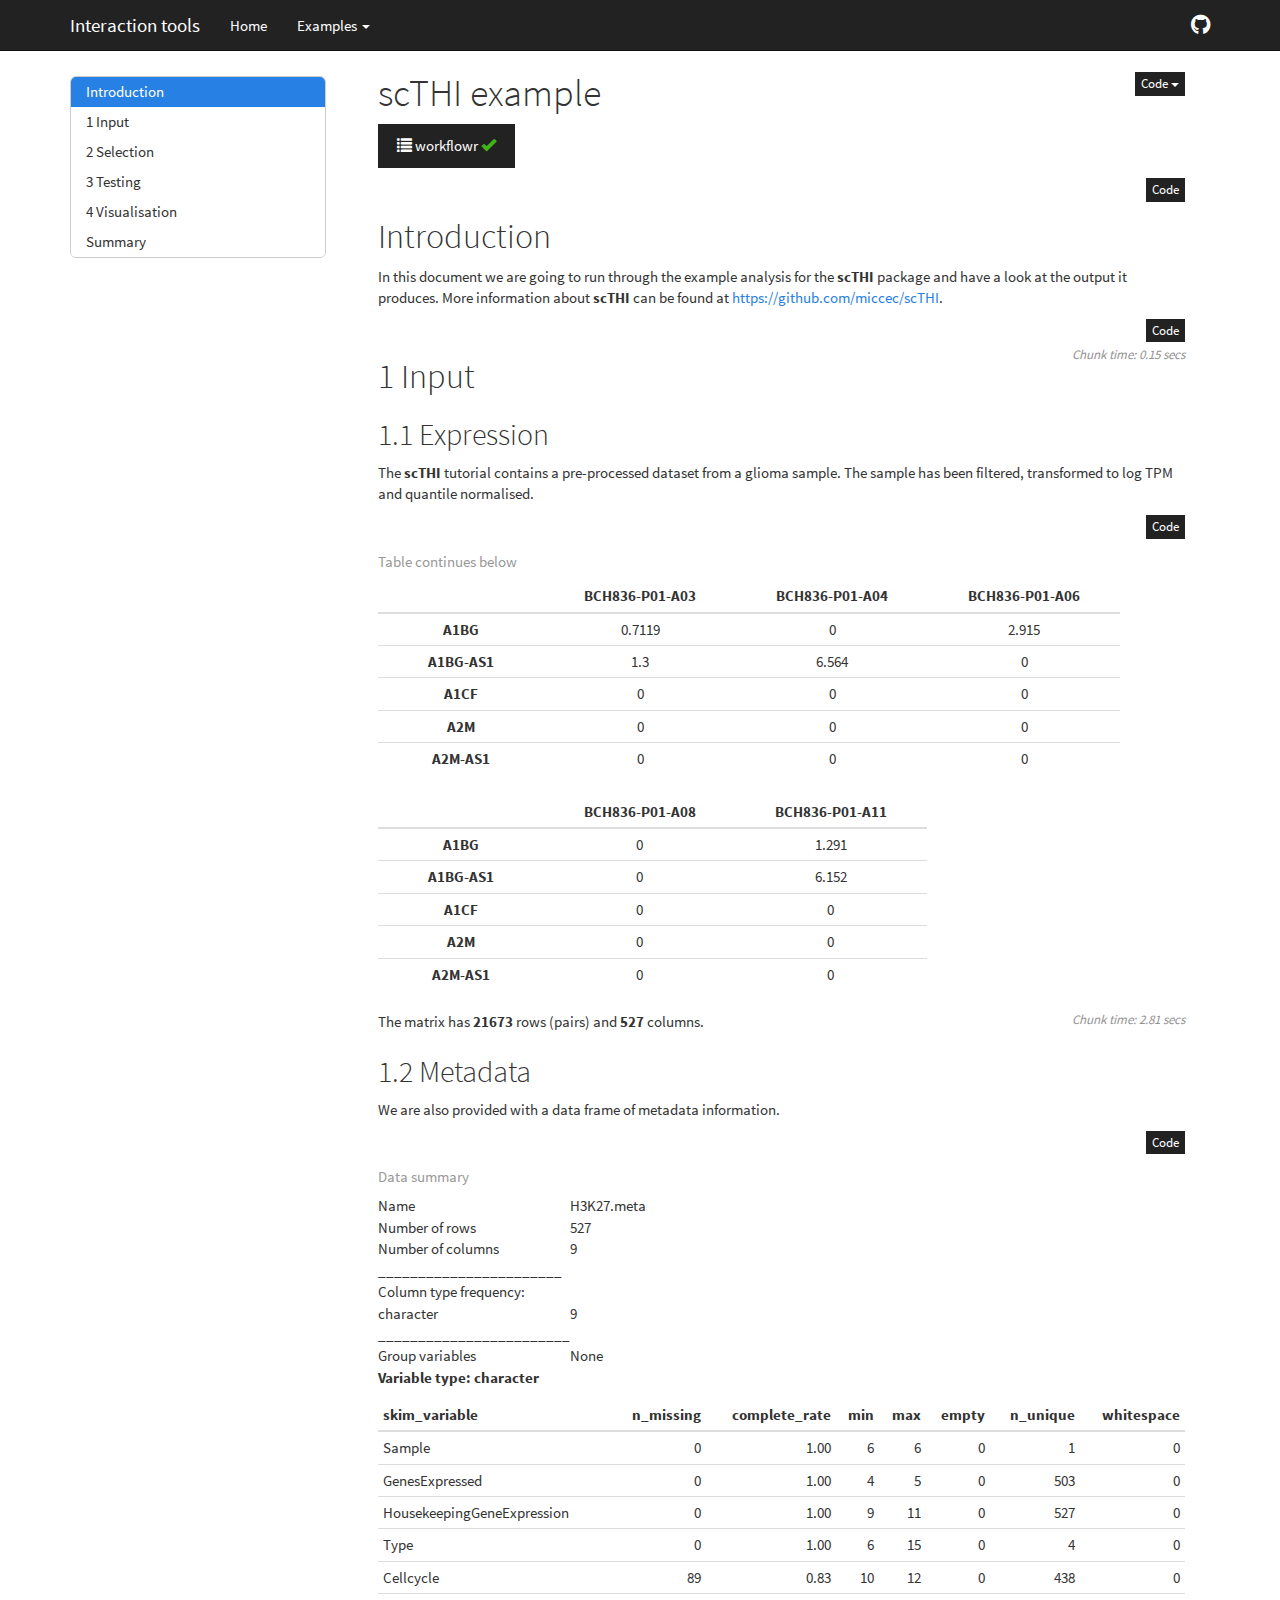
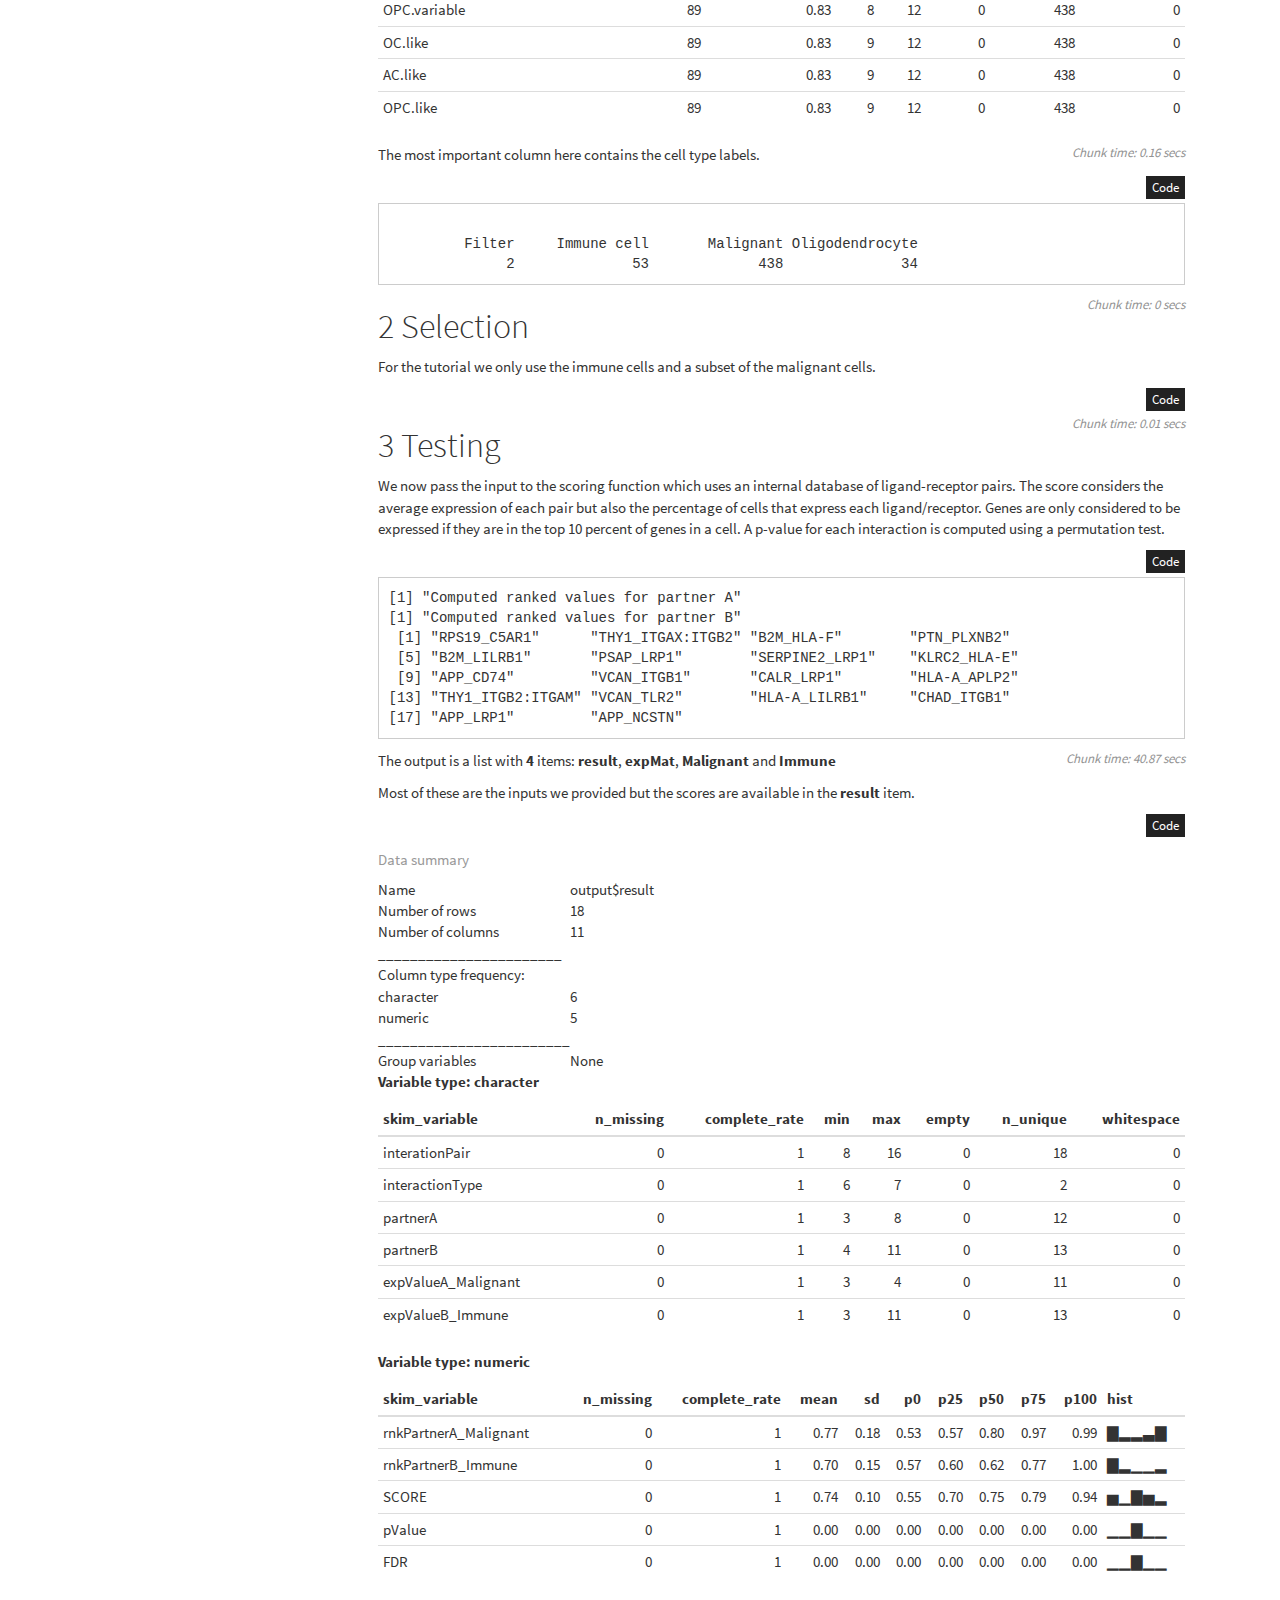
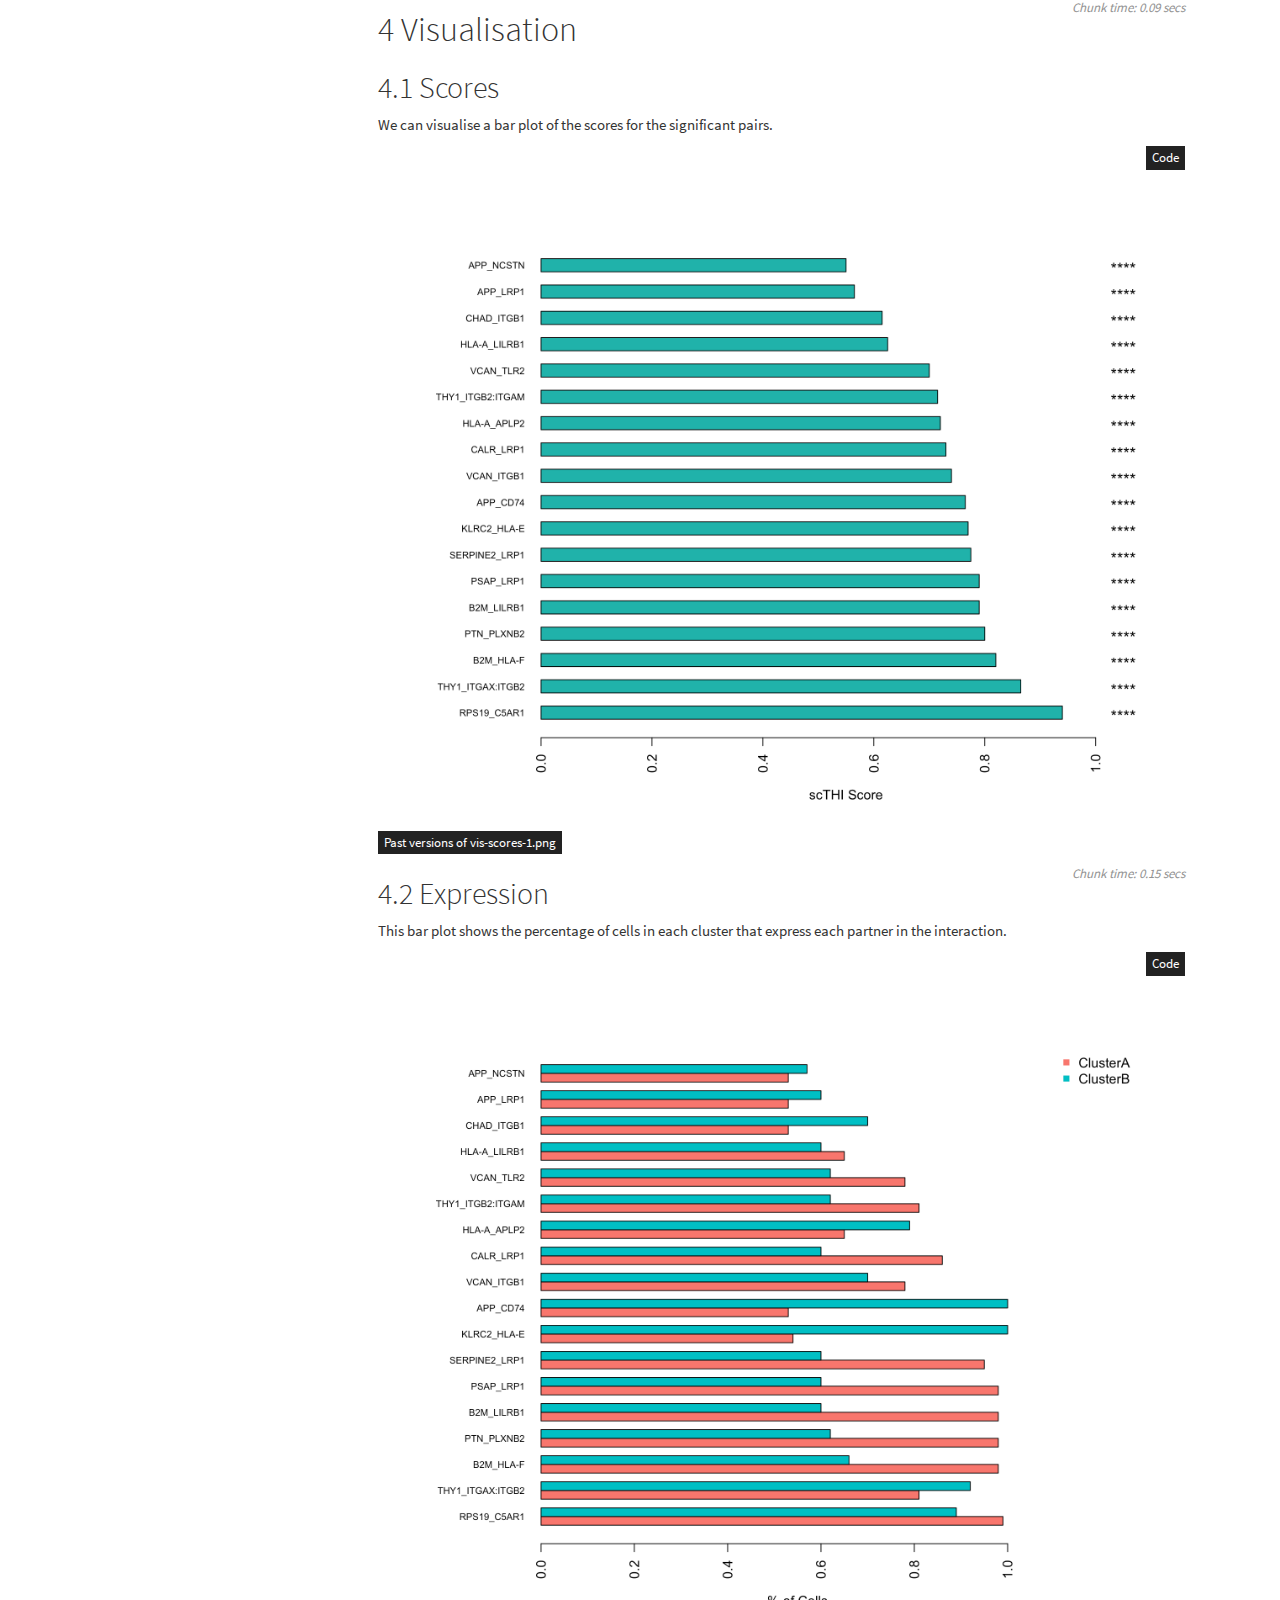
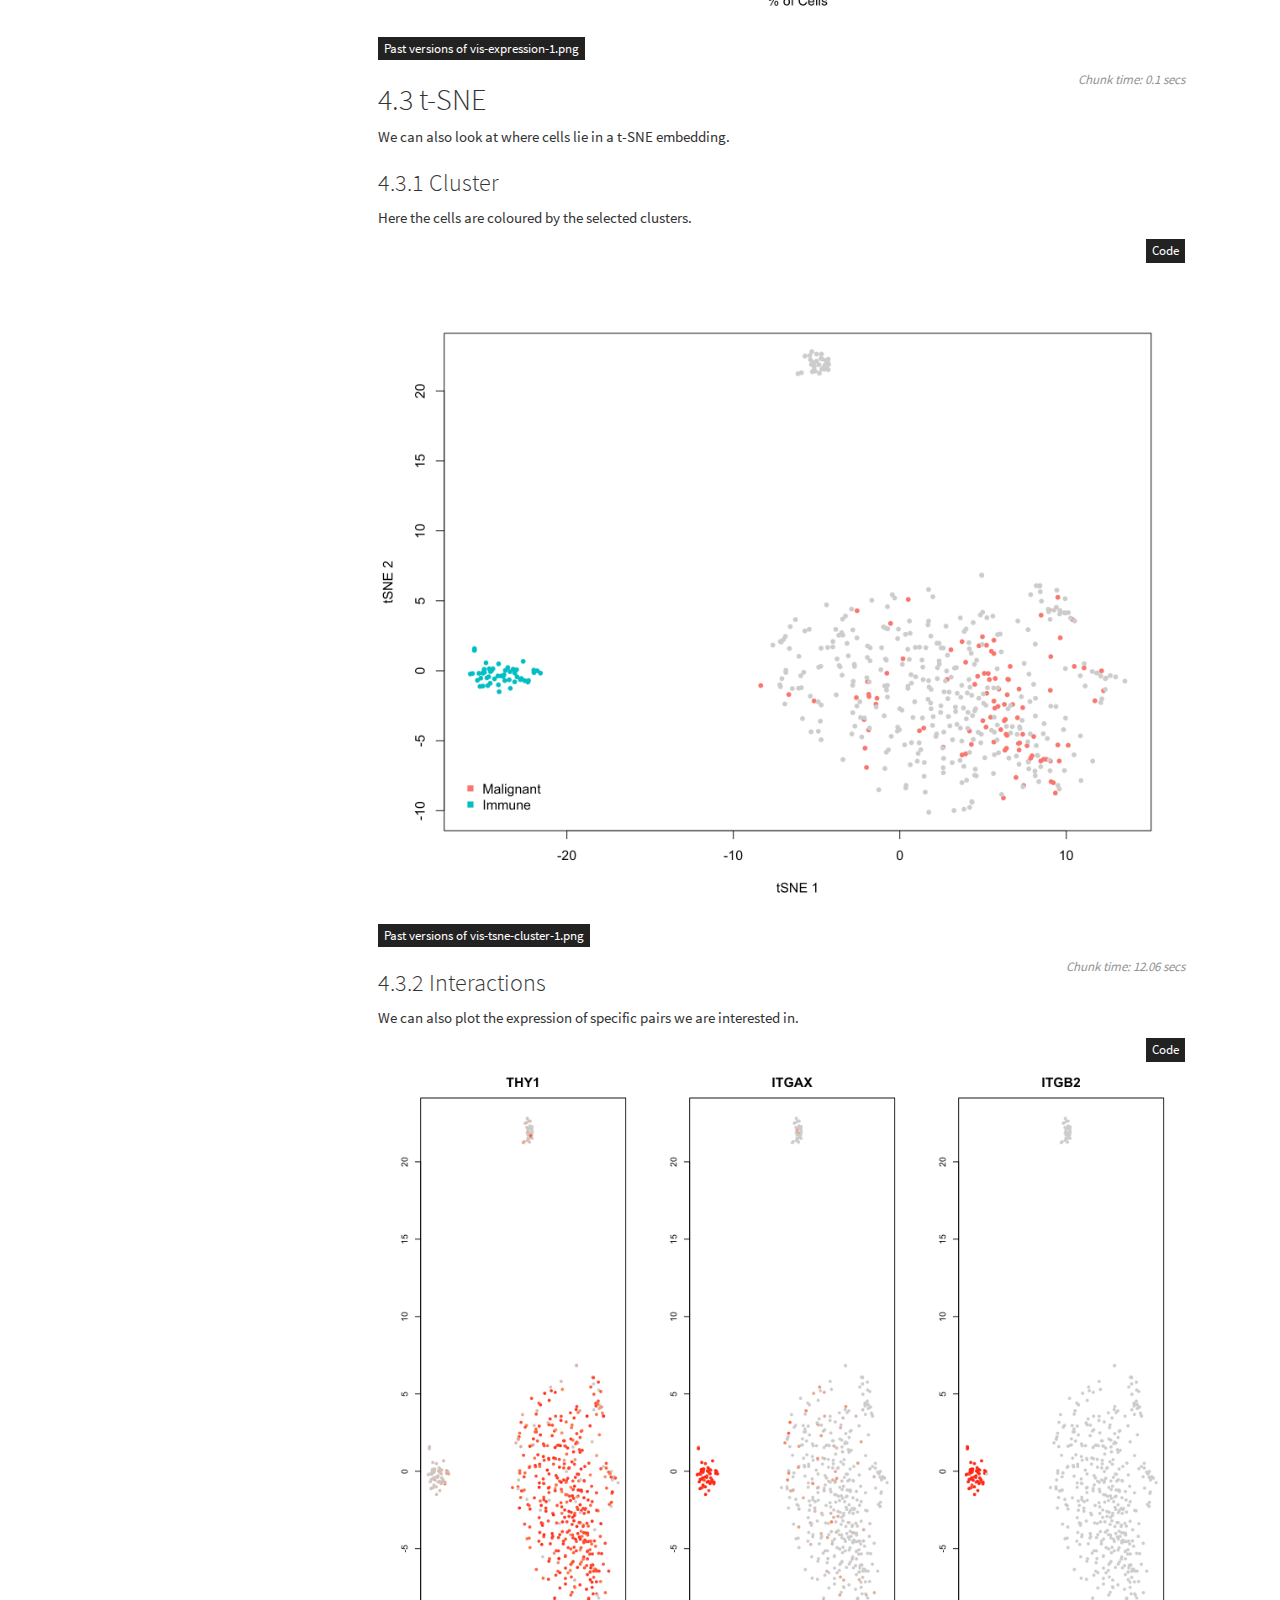
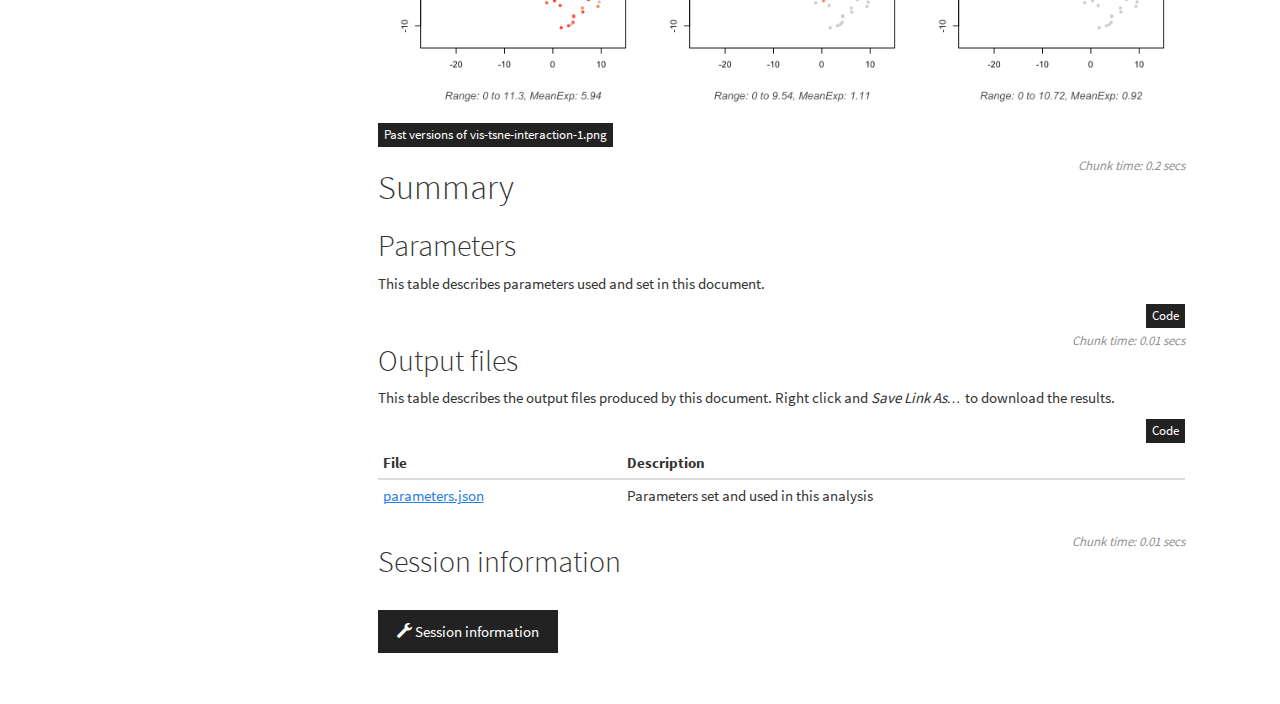
<file: docs/17-scTHI.html>
<!DOCTYPE html>

<html>

<head>

<meta charset="utf-8" />
<meta name="generator" content="pandoc" />
<meta http-equiv="X-UA-Compatible" content="IE=EDGE" />




<title>scTHI example</title>

<script src="site_libs/header-attrs-2.1/header-attrs.js"></script>
<script src="site_libs/jquery-1.11.3/jquery.min.js"></script>
<meta name="viewport" content="width=device-width, initial-scale=1" />
<link href="site_libs/bootstrap-3.3.5/css/cosmo.min.css" rel="stylesheet" />
<script src="site_libs/bootstrap-3.3.5/js/bootstrap.min.js"></script>
<script src="site_libs/bootstrap-3.3.5/shim/html5shiv.min.js"></script>
<script src="site_libs/bootstrap-3.3.5/shim/respond.min.js"></script>
<script src="site_libs/jqueryui-1.11.4/jquery-ui.min.js"></script>
<link href="site_libs/tocify-1.9.1/jquery.tocify.css" rel="stylesheet" />
<script src="site_libs/tocify-1.9.1/jquery.tocify.js"></script>
<script src="site_libs/navigation-1.1/tabsets.js"></script>
<script src="site_libs/navigation-1.1/codefolding.js"></script>
<script src="site_libs/navigation-1.1/sourceembed.js"></script>
<link href="site_libs/highlightjs-9.12.0/textmate.css" rel="stylesheet" />
<script src="site_libs/highlightjs-9.12.0/highlight.js"></script>
<link href="site_libs/pagedtable-1.1/css/pagedtable.css" rel="stylesheet" />
<script src="site_libs/pagedtable-1.1/js/pagedtable.js"></script>

<link rel="icon" href="https://github.com/workflowr/workflowr-assets/raw/master/img/reproducible.png">
<!-- Add a small amount of space between sections. -->
<style type="text/css">
div.section {
  padding-top: 12px;
}
</style>



<style type="text/css">code{white-space: pre;}</style>
<style type="text/css">
  pre:not([class]) {
    background-color: white;
  }
</style>
<script type="text/javascript">
if (window.hljs) {
  hljs.configure({languages: []});
  hljs.initHighlightingOnLoad();
  if (document.readyState && document.readyState === "complete") {
    window.setTimeout(function() { hljs.initHighlighting(); }, 0);
  }
}
</script>



<style type="text/css">
h1 {
  font-size: 34px;
}
h1.title {
  font-size: 38px;
}
h2 {
  font-size: 30px;
}
h3 {
  font-size: 24px;
}
h4 {
  font-size: 18px;
}
h5 {
  font-size: 16px;
}
h6 {
  font-size: 12px;
}
.table th:not([align]) {
  text-align: left;
}
#rmd-source-code {
  display: none;
}
</style>

<link rel="stylesheet" href="custom.css" type="text/css" />



<style type = "text/css">
.main-container {
  max-width: 940px;
  margin-left: auto;
  margin-right: auto;
}
code {
  color: inherit;
  background-color: rgba(0, 0, 0, 0.04);
}
img {
  max-width:100%;
}
.tabbed-pane {
  padding-top: 12px;
}
.html-widget {
  margin-bottom: 20px;
}
button.code-folding-btn:focus {
  outline: none;
}
summary {
  display: list-item;
}
</style>


<style type="text/css">
/* padding for bootstrap navbar */
body {
  padding-top: 51px;
  padding-bottom: 40px;
}
/* offset scroll position for anchor links (for fixed navbar)  */
.section h1 {
  padding-top: 56px;
  margin-top: -56px;
}
.section h2 {
  padding-top: 56px;
  margin-top: -56px;
}
.section h3 {
  padding-top: 56px;
  margin-top: -56px;
}
.section h4 {
  padding-top: 56px;
  margin-top: -56px;
}
.section h5 {
  padding-top: 56px;
  margin-top: -56px;
}
.section h6 {
  padding-top: 56px;
  margin-top: -56px;
}
.dropdown-submenu {
  position: relative;
}
.dropdown-submenu>.dropdown-menu {
  top: 0;
  left: 100%;
  margin-top: -6px;
  margin-left: -1px;
  border-radius: 0 6px 6px 6px;
}
.dropdown-submenu:hover>.dropdown-menu {
  display: block;
}
.dropdown-submenu>a:after {
  display: block;
  content: " ";
  float: right;
  width: 0;
  height: 0;
  border-color: transparent;
  border-style: solid;
  border-width: 5px 0 5px 5px;
  border-left-color: #cccccc;
  margin-top: 5px;
  margin-right: -10px;
}
.dropdown-submenu:hover>a:after {
  border-left-color: #ffffff;
}
.dropdown-submenu.pull-left {
  float: none;
}
.dropdown-submenu.pull-left>.dropdown-menu {
  left: -100%;
  margin-left: 10px;
  border-radius: 6px 0 6px 6px;
}
</style>

<script>
// manage active state of menu based on current page
$(document).ready(function () {
  // active menu anchor
  href = window.location.pathname
  href = href.substr(href.lastIndexOf('/') + 1)
  if (href === "")
    href = "index.html";
  var menuAnchor = $('a[href="' + href + '"]');

  // mark it active
  menuAnchor.parent().addClass('active');

  // if it's got a parent navbar menu mark it active as well
  menuAnchor.closest('li.dropdown').addClass('active');
});
</script>

<!-- tabsets -->

<style type="text/css">
.tabset-dropdown > .nav-tabs {
  display: inline-table;
  max-height: 500px;
  min-height: 44px;
  overflow-y: auto;
  background: white;
  border: 1px solid #ddd;
  border-radius: 4px;
}

.tabset-dropdown > .nav-tabs > li.active:before {
  content: "";
  font-family: 'Glyphicons Halflings';
  display: inline-block;
  padding: 10px;
  border-right: 1px solid #ddd;
}

.tabset-dropdown > .nav-tabs.nav-tabs-open > li.active:before {
  content: "&#xe258;";
  border: none;
}

.tabset-dropdown > .nav-tabs.nav-tabs-open:before {
  content: "";
  font-family: 'Glyphicons Halflings';
  display: inline-block;
  padding: 10px;
  border-right: 1px solid #ddd;
}

.tabset-dropdown > .nav-tabs > li.active {
  display: block;
}

.tabset-dropdown > .nav-tabs > li > a,
.tabset-dropdown > .nav-tabs > li > a:focus,
.tabset-dropdown > .nav-tabs > li > a:hover {
  border: none;
  display: inline-block;
  border-radius: 4px;
  background-color: transparent;
}

.tabset-dropdown > .nav-tabs.nav-tabs-open > li {
  display: block;
  float: none;
}

.tabset-dropdown > .nav-tabs > li {
  display: none;
}
</style>

<!-- code folding -->
<style type="text/css">
.code-folding-btn { margin-bottom: 4px; }
</style>



<style type="text/css">

#TOC {
  margin: 25px 0px 20px 0px;
}
@media (max-width: 768px) {
#TOC {
  position: relative;
  width: 100%;
}
}

@media print {
.toc-content {
  /* see https://github.com/w3c/csswg-drafts/issues/4434 */
  float: right;
}
}

.toc-content {
  padding-left: 30px;
  padding-right: 40px;
}

div.main-container {
  max-width: 1200px;
}

div.tocify {
  width: 20%;
  max-width: 260px;
  max-height: 85%;
}

@media (min-width: 768px) and (max-width: 991px) {
  div.tocify {
    width: 25%;
  }
}

@media (max-width: 767px) {
  div.tocify {
    width: 100%;
    max-width: none;
  }
}

.tocify ul, .tocify li {
  line-height: 20px;
}

.tocify-subheader .tocify-item {
  font-size: 0.90em;
}

.tocify .list-group-item {
  border-radius: 0px;
}


</style>



</head>

<body>


<div class="container-fluid main-container">


<!-- setup 3col/9col grid for toc_float and main content  -->
<div class="row-fluid">
<div class="col-xs-12 col-sm-4 col-md-3">
<div id="TOC" class="tocify">
</div>
</div>

<div class="toc-content col-xs-12 col-sm-8 col-md-9">



<div id="nav-placeholder"></div>

<script>
$(function(){
  $("#nav-placeholder").load("navbar-content.html");
});
</script>

<div class="fluid-row" id="header">

<div class="btn-group pull-right">
<button type="button" class="btn btn-default btn-xs dropdown-toggle" data-toggle="dropdown" aria-haspopup="true" aria-expanded="false"><span>Code</span> <span class="caret"></span></button>
<ul class="dropdown-menu" style="min-width: 50px;">
<li><a id="rmd-show-all-code" href="#">Show All Code</a></li>
<li><a id="rmd-hide-all-code" href="#">Hide All Code</a></li>
<li role="separator" class="divider"></li>
<li><a id="rmd-download-source" href="#">Download Rmd</a></li>
</ul>
</div>



<h1 class="title toc-ignore">scTHI example</h1>

</div>


<p>
<button type="button" class="btn btn-default btn-workflowr btn-workflowr-report" data-toggle="collapse" data-target="#workflowr-report">
<span class="glyphicon glyphicon-list" aria-hidden="true"></span> workflowr <span class="glyphicon glyphicon-ok text-success" aria-hidden="true"></span>
</button>
</p>
<div id="workflowr-report" class="collapse">
<ul class="nav nav-tabs">
<li class="active">
<a data-toggle="tab" href="#summary">Summary</a>
</li>
<li>
<a data-toggle="tab" href="#checks"> Checks <span class="glyphicon glyphicon-ok text-success" aria-hidden="true"></span> </a>
</li>
<li>
<a data-toggle="tab" href="#versions">Past versions</a>
</li>
</ul>
<div class="tab-content">
<div id="summary" class="tab-pane fade in active">
<p>
<strong>Last updated:</strong> 2020-11-24
</p>
<p>
<strong>Checks:</strong> <span class="glyphicon glyphicon-ok text-success" aria-hidden="true"></span> 7 <span class="glyphicon glyphicon-exclamation-sign text-danger" aria-hidden="true"></span> 0
</p>
<p>
<strong>Knit directory:</strong> <code>interaction-tools/</code> <span class="glyphicon glyphicon-question-sign" aria-hidden="true" title="This is the local directory in which the code in this file was executed."> </span>
</p>
<p>
This reproducible <a href="http://rmarkdown.rstudio.com">R Markdown</a> analysis was created with <a
  href="https://github.com/jdblischak/workflowr">workflowr</a> (version 1.6.2). The <em>Checks</em> tab describes the reproducibility checks that were applied when the results were created. The <em>Past versions</em> tab lists the development history.
</p>
<hr>
</div>
<div id="checks" class="tab-pane fade">
<div id="workflowr-checks" class="panel-group">
<div class="panel panel-default">
<div class="panel-heading">
<p class="panel-title">
<a data-toggle="collapse" data-parent="#workflowr-checks" href="#strongRMarkdownfilestronguptodate"> <span class="glyphicon glyphicon-ok text-success" aria-hidden="true"></span> <strong>R Markdown file:</strong> up-to-date </a>
</p>
</div>
<div id="strongRMarkdownfilestronguptodate" class="panel-collapse collapse">
<div class="panel-body">
<p>Great! Since the R Markdown file has been committed to the Git repository, you know the exact version of the code that produced these results.</p>
</div>
</div>
</div>
<div class="panel panel-default">
<div class="panel-heading">
<p class="panel-title">
<a data-toggle="collapse" data-parent="#workflowr-checks" href="#strongEnvironmentstrongempty"> <span class="glyphicon glyphicon-ok text-success" aria-hidden="true"></span> <strong>Environment:</strong> empty </a>
</p>
</div>
<div id="strongEnvironmentstrongempty" class="panel-collapse collapse">
<div class="panel-body">
<p>Great job! The global environment was empty. Objects defined in the global environment can affect the analysis in your R Markdown file in unknown ways. For reproduciblity it’s best to always run the code in an empty environment.</p>
</div>
</div>
</div>
<div class="panel panel-default">
<div class="panel-heading">
<p class="panel-title">
<a data-toggle="collapse" data-parent="#workflowr-checks" href="#strongSeedstrongcodesetseed20191213code"> <span class="glyphicon glyphicon-ok text-success" aria-hidden="true"></span> <strong>Seed:</strong> <code>set.seed(20191213)</code> </a>
</p>
</div>
<div id="strongSeedstrongcodesetseed20191213code" class="panel-collapse collapse">
<div class="panel-body">
<p>The command <code>set.seed(20191213)</code> was run prior to running the code in the R Markdown file. Setting a seed ensures that any results that rely on randomness, e.g. subsampling or permutations, are reproducible.</p>
</div>
</div>
</div>
<div class="panel panel-default">
<div class="panel-heading">
<p class="panel-title">
<a data-toggle="collapse" data-parent="#workflowr-checks" href="#strongSessioninformationstrongrecorded"> <span class="glyphicon glyphicon-ok text-success" aria-hidden="true"></span> <strong>Session information:</strong> recorded </a>
</p>
</div>
<div id="strongSessioninformationstrongrecorded" class="panel-collapse collapse">
<div class="panel-body">
<p>Great job! Recording the operating system, R version, and package versions is critical for reproducibility.</p>
</div>
</div>
</div>
<div class="panel panel-default">
<div class="panel-heading">
<p class="panel-title">
<a data-toggle="collapse" data-parent="#workflowr-checks" href="#strongCachestrongnone"> <span class="glyphicon glyphicon-ok text-success" aria-hidden="true"></span> <strong>Cache:</strong> none </a>
</p>
</div>
<div id="strongCachestrongnone" class="panel-collapse collapse">
<div class="panel-body">
<p>Nice! There were no cached chunks for this analysis, so you can be confident that you successfully produced the results during this run.</p>
</div>
</div>
</div>
<div class="panel panel-default">
<div class="panel-heading">
<p class="panel-title">
<a data-toggle="collapse" data-parent="#workflowr-checks" href="#strongFilepathsstrongrelative"> <span class="glyphicon glyphicon-ok text-success" aria-hidden="true"></span> <strong>File paths:</strong> relative </a>
</p>
</div>
<div id="strongFilepathsstrongrelative" class="panel-collapse collapse">
<div class="panel-body">
<p>Great job! Using relative paths to the files within your workflowr project makes it easier to run your code on other machines.</p>
</div>
</div>
</div>
<div class="panel panel-default">
<div class="panel-heading">
<p class="panel-title">
<a data-toggle="collapse" data-parent="#workflowr-checks" href="#strongRepositoryversionstrongahrefhttpgithubcomlazappiiteractiontoolstree0333fe338ef08f0c7d43a9b4e271a49de2880d12targetblank0333fe3a"> <span class="glyphicon glyphicon-ok text-success" aria-hidden="true"></span> <strong>Repository version:</strong> <a href="http://github.com/lazappi/iteraction-tools/tree/0333fe338ef08f0c7d43a9b4e271a49de2880d12" target="_blank">0333fe3</a> </a>
</p>
</div>
<div id="strongRepositoryversionstrongahrefhttpgithubcomlazappiiteractiontoolstree0333fe338ef08f0c7d43a9b4e271a49de2880d12targetblank0333fe3a" class="panel-collapse collapse">
<div class="panel-body">
<p>
Great! You are using Git for version control. Tracking code development and connecting the code version to the results is critical for reproducibility.
</p>
<p>
The results in this page were generated with repository version <a href="http://github.com/lazappi/iteraction-tools/tree/0333fe338ef08f0c7d43a9b4e271a49de2880d12" target="_blank">0333fe3</a>. See the <em>Past versions</em> tab to see a history of the changes made to the R Markdown and HTML files.
</p>
<p>
Note that you need to be careful to ensure that all relevant files for the analysis have been committed to Git prior to generating the results (you can use <code>wflow_publish</code> or <code>wflow_git_commit</code>). workflowr only checks the R Markdown file, but you know if there are other scripts or data files that it depends on. Below is the status of the Git repository when the results were generated:
</p>
<pre><code>
Ignored files:
    Ignored:    .Rhistory
    Ignored:    .Rproj.user/
    Ignored:    .drake/
    Ignored:    data/COMUNET/
    Ignored:    data/CellChat/
    Ignored:    data/ICELLNET/
    Ignored:    data/NicheNet/
    Ignored:    data/cellphonedb/
    Ignored:    data/celltalker/
    Ignored:    output/14-CellChat.Rmd/
    Ignored:    output/15-talklr.Rmd/
    Ignored:    output/16-CiteFuse.Rmd/
    Ignored:    output/17-scTHI.Rmd/
    Ignored:    output/18-celltalker.Rmd/
    Ignored:    output/index.Rmd/
    Ignored:    renv/library/
    Ignored:    renv/python/
    Ignored:    renv/staging/

Unstaged changes:
    Modified:   _drake.R
    Modified:   output/11-CellPhoneDB.Rmd/count_network.txt
    Modified:   output/11-CellPhoneDB.Rmd/dotplot.png
    Modified:   output/11-CellPhoneDB.Rmd/heatmap_counts.png
    Modified:   output/11-CellPhoneDB.Rmd/heatmap_logcounts.png
    Modified:   output/11-CellPhoneDB.Rmd/interactions_count.txt
    Modified:   output/11-CellPhoneDB.Rmd/pvalues.txt
    Modified:   output/11-CellPhoneDB.Rmd/significant_means.txt

</code></pre>
<p>
Note that any generated files, e.g. HTML, png, CSS, etc., are not included in this status report because it is ok for generated content to have uncommitted changes.
</p>
</div>
</div>
</div>
</div>
<hr>
</div>
<div id="versions" class="tab-pane fade">

<p>
These are the previous versions of the repository in which changes were made to the R Markdown (<code>analysis/17-scTHI.Rmd</code>) and HTML (<code>docs/17-scTHI.html</code>) files. If you’ve configured a remote Git repository (see <code>?wflow_git_remote</code>), click on the hyperlinks in the table below to view the files as they were in that past version.
</p>
<div class="table-responsive">
<table class="table table-condensed table-hover">
<thead>
<tr>
<th>
File
</th>
<th>
Version
</th>
<th>
Author
</th>
<th>
Date
</th>
<th>
Message
</th>
</tr>
</thead>
<tbody>
<tr>
<td>
html
</td>
<td>
<a href="http://github.com/lazappi/iteraction-tools/blob/38ee3227613a5ce84529753e97732b2bbd8e3ceb/docs/17-scTHI.html" target="_blank">38ee322</a>
</td>
<td>
Luke Zappia
</td>
<td>
2020-11-10
</td>
<td>
Add scTHI to drake
</td>
</tr>
<tr>
<td>
Rmd
</td>
<td>
<a href="http://github.com/lazappi/iteraction-tools/blob/89d25036138a487390fef1ce677695355b6a7fde/analysis/17-scTHI.Rmd" target="_blank">89d2503</a>
</td>
<td>
Luke Zappia
</td>
<td>
2020-11-10
</td>
<td>
Add scTHI tutorial
</td>
</tr>
<tr>
<td>
Rmd
</td>
<td>
<a href="http://github.com/lazappi/iteraction-tools/blob/7ff056ae928c37b04dbcfde06ee9a708f0d9d6ec/analysis/17-scTHI.Rmd" target="_blank">7ff056a</a>
</td>
<td>
Luke Zappia
</td>
<td>
2020-11-10
</td>
<td>
Add scTHI document
</td>
</tr>
</tbody>
</table>
</div>
<hr>
</div>
</div>
</div>
<pre class="r"><code># Setup document
source(here::here(&quot;code&quot;, &quot;setup.R&quot;))

# Function dependencies
invisible(drake::readd(download_link))</code></pre>
<div id="introduction" class="section level1 unnumbered" number="">
<h1 class="unnumbered" number="">Introduction</h1>
<p>In this document we are going to run through the example analysis for the <strong>scTHI</strong> package and have a look at the output it produces. More information about <strong>scTHI</strong> can be found at <a href="https://github.com/miccec/scTHI" class="uri">https://github.com/miccec/scTHI</a>.</p>
<pre class="r"><code>library(&quot;scTHI&quot;)</code></pre>
<p class="timeit">
Chunk time: 0.15 secs
</p>
</div>
<div id="input" class="section level1" number="1">
<h1 number="1"><span class="header-section-number">1</span> Input</h1>
<div id="expression" class="section level2" number="1.1">
<h2 number="1.1"><span class="header-section-number">1.1</span> Expression</h2>
<p>The <strong>scTHI</strong> tutorial contains a pre-processed dataset from a glioma sample. The sample has been filtered, transformed to log TPM and quantile normalised.</p>
<pre class="r"><code>data(&quot;H3K27&quot;, package = &quot;scTHI.data&quot;)

pander(as.matrix(H3K27[1:5, 1:5]))</code></pre>
<table style="width:92%;">
<caption>Table continues below</caption>
<colgroup>
<col width="20%" />
<col width="23%" />
<col width="23%" />
<col width="23%" />
</colgroup>
<thead>
<tr class="header">
<th align="center"> </th>
<th align="center">BCH836-P01-A03</th>
<th align="center">BCH836-P01-A04</th>
<th align="center">BCH836-P01-A06</th>
</tr>
</thead>
<tbody>
<tr class="odd">
<td align="center"><strong>A1BG</strong></td>
<td align="center">0.7119</td>
<td align="center">0</td>
<td align="center">2.915</td>
</tr>
<tr class="even">
<td align="center"><strong>A1BG-AS1</strong></td>
<td align="center">1.3</td>
<td align="center">6.564</td>
<td align="center">0</td>
</tr>
<tr class="odd">
<td align="center"><strong>A1CF</strong></td>
<td align="center">0</td>
<td align="center">0</td>
<td align="center">0</td>
</tr>
<tr class="even">
<td align="center"><strong>A2M</strong></td>
<td align="center">0</td>
<td align="center">0</td>
<td align="center">0</td>
</tr>
<tr class="odd">
<td align="center"><strong>A2M-AS1</strong></td>
<td align="center">0</td>
<td align="center">0</td>
<td align="center">0</td>
</tr>
</tbody>
</table>
<table style="width:68%;">
<colgroup>
<col width="20%" />
<col width="23%" />
<col width="23%" />
</colgroup>
<thead>
<tr class="header">
<th align="center"> </th>
<th align="center">BCH836-P01-A08</th>
<th align="center">BCH836-P01-A11</th>
</tr>
</thead>
<tbody>
<tr class="odd">
<td align="center"><strong>A1BG</strong></td>
<td align="center">0</td>
<td align="center">1.291</td>
</tr>
<tr class="even">
<td align="center"><strong>A1BG-AS1</strong></td>
<td align="center">0</td>
<td align="center">6.152</td>
</tr>
<tr class="odd">
<td align="center"><strong>A1CF</strong></td>
<td align="center">0</td>
<td align="center">0</td>
</tr>
<tr class="even">
<td align="center"><strong>A2M</strong></td>
<td align="center">0</td>
<td align="center">0</td>
</tr>
<tr class="odd">
<td align="center"><strong>A2M-AS1</strong></td>
<td align="center">0</td>
<td align="center">0</td>
</tr>
</tbody>
</table>
<p class="timeit">
Chunk time: 2.81 secs
</p>
<p>The matrix has <strong>21673</strong> rows (pairs) and <strong>527</strong> columns.</p>
</div>
<div id="metadata" class="section level2" number="1.2">
<h2 number="1.2"><span class="header-section-number">1.2</span> Metadata</h2>
<p>We are also provided with a data frame of metadata information.</p>
<pre class="r"><code>data(&quot;H3K27.meta&quot;, package = &quot;scTHI.data&quot;)

skim(H3K27.meta)</code></pre>
<table>
<caption>Data summary</caption>
<tbody>
<tr class="odd">
<td align="left">Name</td>
<td align="left">H3K27.meta</td>
</tr>
<tr class="even">
<td align="left">Number of rows</td>
<td align="left">527</td>
</tr>
<tr class="odd">
<td align="left">Number of columns</td>
<td align="left">9</td>
</tr>
<tr class="even">
<td align="left">_______________________</td>
<td align="left"></td>
</tr>
<tr class="odd">
<td align="left">Column type frequency:</td>
<td align="left"></td>
</tr>
<tr class="even">
<td align="left">character</td>
<td align="left">9</td>
</tr>
<tr class="odd">
<td align="left">________________________</td>
<td align="left"></td>
</tr>
<tr class="even">
<td align="left">Group variables</td>
<td align="left">None</td>
</tr>
</tbody>
</table>
<p><strong>Variable type: character</strong></p>
<table>
<thead>
<tr class="header">
<th align="left">skim_variable</th>
<th align="right">n_missing</th>
<th align="right">complete_rate</th>
<th align="right">min</th>
<th align="right">max</th>
<th align="right">empty</th>
<th align="right">n_unique</th>
<th align="right">whitespace</th>
</tr>
</thead>
<tbody>
<tr class="odd">
<td align="left">Sample</td>
<td align="right">0</td>
<td align="right">1.00</td>
<td align="right">6</td>
<td align="right">6</td>
<td align="right">0</td>
<td align="right">1</td>
<td align="right">0</td>
</tr>
<tr class="even">
<td align="left">GenesExpressed</td>
<td align="right">0</td>
<td align="right">1.00</td>
<td align="right">4</td>
<td align="right">5</td>
<td align="right">0</td>
<td align="right">503</td>
<td align="right">0</td>
</tr>
<tr class="odd">
<td align="left">HousekeepingGeneExpression</td>
<td align="right">0</td>
<td align="right">1.00</td>
<td align="right">9</td>
<td align="right">11</td>
<td align="right">0</td>
<td align="right">527</td>
<td align="right">0</td>
</tr>
<tr class="even">
<td align="left">Type</td>
<td align="right">0</td>
<td align="right">1.00</td>
<td align="right">6</td>
<td align="right">15</td>
<td align="right">0</td>
<td align="right">4</td>
<td align="right">0</td>
</tr>
<tr class="odd">
<td align="left">Cellcycle</td>
<td align="right">89</td>
<td align="right">0.83</td>
<td align="right">10</td>
<td align="right">12</td>
<td align="right">0</td>
<td align="right">438</td>
<td align="right">0</td>
</tr>
<tr class="even">
<td align="left">OPC.variable</td>
<td align="right">89</td>
<td align="right">0.83</td>
<td align="right">8</td>
<td align="right">12</td>
<td align="right">0</td>
<td align="right">438</td>
<td align="right">0</td>
</tr>
<tr class="odd">
<td align="left">OC.like</td>
<td align="right">89</td>
<td align="right">0.83</td>
<td align="right">9</td>
<td align="right">12</td>
<td align="right">0</td>
<td align="right">438</td>
<td align="right">0</td>
</tr>
<tr class="even">
<td align="left">AC.like</td>
<td align="right">89</td>
<td align="right">0.83</td>
<td align="right">9</td>
<td align="right">12</td>
<td align="right">0</td>
<td align="right">438</td>
<td align="right">0</td>
</tr>
<tr class="odd">
<td align="left">OPC.like</td>
<td align="right">89</td>
<td align="right">0.83</td>
<td align="right">9</td>
<td align="right">12</td>
<td align="right">0</td>
<td align="right">438</td>
<td align="right">0</td>
</tr>
</tbody>
</table>
<p class="timeit">
Chunk time: 0.16 secs
</p>
<p>The most important column here contains the cell type labels.</p>
<pre class="r"><code>table(H3K27.meta$Type)</code></pre>
<pre><code>
         Filter     Immune cell       Malignant Oligodendrocyte 
              2              53             438              34 </code></pre>
<p class="timeit">
Chunk time: 0 secs
</p>
</div>
</div>
<div id="selection" class="section level1" number="2">
<h1 number="2"><span class="header-section-number">2</span> Selection</h1>
<p>For the tutorial we only use the immune cells and a subset of the malignant cells.</p>
<pre class="r"><code>malignant &lt;- rownames(H3K27.meta)[H3K27.meta$Type == &quot;Malignant&quot;][1:100]
immune    &lt;- rownames(H3K27.meta)[H3K27.meta$Type == &quot;Immune cell&quot;]</code></pre>
<p class="timeit">
Chunk time: 0.01 secs
</p>
</div>
<div id="testing" class="section level1" number="3">
<h1 number="3"><span class="header-section-number">3</span> Testing</h1>
<p>We now pass the input to the scoring function which uses an internal database of ligand-receptor pairs. The score considers the average expression of each pair but also the percentage of cells that express each ligand/receptor. Genes are only considered to be expressed if they are in the top 10 percent of genes in a cell. A p-value for each interaction is computed using a permutation test.</p>
<pre class="r"><code>output &lt;- scTHI_score(
    expMat          = H3K27,
    cellCusterA     = malignant,
    cellCusterB     = immune,
    cellCusterAName = &quot;Malignant&quot;,
    cellCusterBName = &quot;Immune&quot;,
    topRank         = 10,
    PValue          = TRUE,
    pvalueCutoff    = 0.05,
    nPermu          = 10,
    ncore           = 1
)</code></pre>
<pre><code>[1] &quot;Computed ranked values for partner A&quot;
[1] &quot;Computed ranked values for partner B&quot;
 [1] &quot;RPS19_C5AR1&quot;      &quot;THY1_ITGAX:ITGB2&quot; &quot;B2M_HLA-F&quot;        &quot;PTN_PLXNB2&quot;      
 [5] &quot;B2M_LILRB1&quot;       &quot;PSAP_LRP1&quot;        &quot;SERPINE2_LRP1&quot;    &quot;KLRC2_HLA-E&quot;     
 [9] &quot;APP_CD74&quot;         &quot;VCAN_ITGB1&quot;       &quot;CALR_LRP1&quot;        &quot;HLA-A_APLP2&quot;     
[13] &quot;THY1_ITGB2:ITGAM&quot; &quot;VCAN_TLR2&quot;        &quot;HLA-A_LILRB1&quot;     &quot;CHAD_ITGB1&quot;      
[17] &quot;APP_LRP1&quot;         &quot;APP_NCSTN&quot;       </code></pre>
<p class="timeit">
Chunk time: 40.87 secs
</p>
<p>The output is a list with <strong>4</strong> items: <strong>result</strong>, <strong>expMat</strong>, <strong>Malignant</strong> and <strong>Immune</strong></p>
<p>Most of these are the inputs we provided but the scores are available in the <strong>result</strong> item.</p>
<pre class="r"><code>skim(output$result)</code></pre>
<table>
<caption>Data summary</caption>
<tbody>
<tr class="odd">
<td align="left">Name</td>
<td align="left">output$result</td>
</tr>
<tr class="even">
<td align="left">Number of rows</td>
<td align="left">18</td>
</tr>
<tr class="odd">
<td align="left">Number of columns</td>
<td align="left">11</td>
</tr>
<tr class="even">
<td align="left">_______________________</td>
<td align="left"></td>
</tr>
<tr class="odd">
<td align="left">Column type frequency:</td>
<td align="left"></td>
</tr>
<tr class="even">
<td align="left">character</td>
<td align="left">6</td>
</tr>
<tr class="odd">
<td align="left">numeric</td>
<td align="left">5</td>
</tr>
<tr class="even">
<td align="left">________________________</td>
<td align="left"></td>
</tr>
<tr class="odd">
<td align="left">Group variables</td>
<td align="left">None</td>
</tr>
</tbody>
</table>
<p><strong>Variable type: character</strong></p>
<table>
<thead>
<tr class="header">
<th align="left">skim_variable</th>
<th align="right">n_missing</th>
<th align="right">complete_rate</th>
<th align="right">min</th>
<th align="right">max</th>
<th align="right">empty</th>
<th align="right">n_unique</th>
<th align="right">whitespace</th>
</tr>
</thead>
<tbody>
<tr class="odd">
<td align="left">interationPair</td>
<td align="right">0</td>
<td align="right">1</td>
<td align="right">8</td>
<td align="right">16</td>
<td align="right">0</td>
<td align="right">18</td>
<td align="right">0</td>
</tr>
<tr class="even">
<td align="left">interactionType</td>
<td align="right">0</td>
<td align="right">1</td>
<td align="right">6</td>
<td align="right">7</td>
<td align="right">0</td>
<td align="right">2</td>
<td align="right">0</td>
</tr>
<tr class="odd">
<td align="left">partnerA</td>
<td align="right">0</td>
<td align="right">1</td>
<td align="right">3</td>
<td align="right">8</td>
<td align="right">0</td>
<td align="right">12</td>
<td align="right">0</td>
</tr>
<tr class="even">
<td align="left">partnerB</td>
<td align="right">0</td>
<td align="right">1</td>
<td align="right">4</td>
<td align="right">11</td>
<td align="right">0</td>
<td align="right">13</td>
<td align="right">0</td>
</tr>
<tr class="odd">
<td align="left">expValueA_Malignant</td>
<td align="right">0</td>
<td align="right">1</td>
<td align="right">3</td>
<td align="right">4</td>
<td align="right">0</td>
<td align="right">11</td>
<td align="right">0</td>
</tr>
<tr class="even">
<td align="left">expValueB_Immune</td>
<td align="right">0</td>
<td align="right">1</td>
<td align="right">3</td>
<td align="right">11</td>
<td align="right">0</td>
<td align="right">13</td>
<td align="right">0</td>
</tr>
</tbody>
</table>
<p><strong>Variable type: numeric</strong></p>
<table>
<thead>
<tr class="header">
<th align="left">skim_variable</th>
<th align="right">n_missing</th>
<th align="right">complete_rate</th>
<th align="right">mean</th>
<th align="right">sd</th>
<th align="right">p0</th>
<th align="right">p25</th>
<th align="right">p50</th>
<th align="right">p75</th>
<th align="right">p100</th>
<th align="left">hist</th>
</tr>
</thead>
<tbody>
<tr class="odd">
<td align="left">rnkPartnerA_Malignant</td>
<td align="right">0</td>
<td align="right">1</td>
<td align="right">0.77</td>
<td align="right">0.18</td>
<td align="right">0.53</td>
<td align="right">0.57</td>
<td align="right">0.80</td>
<td align="right">0.97</td>
<td align="right">0.99</td>
<td align="left">▇▂▂▃▇</td>
</tr>
<tr class="even">
<td align="left">rnkPartnerB_Immune</td>
<td align="right">0</td>
<td align="right">1</td>
<td align="right">0.70</td>
<td align="right">0.15</td>
<td align="right">0.57</td>
<td align="right">0.60</td>
<td align="right">0.62</td>
<td align="right">0.77</td>
<td align="right">1.00</td>
<td align="left">▇▂▁▁▂</td>
</tr>
<tr class="odd">
<td align="left">SCORE</td>
<td align="right">0</td>
<td align="right">1</td>
<td align="right">0.74</td>
<td align="right">0.10</td>
<td align="right">0.55</td>
<td align="right">0.70</td>
<td align="right">0.75</td>
<td align="right">0.79</td>
<td align="right">0.94</td>
<td align="left">▅▁▇▅▂</td>
</tr>
<tr class="even">
<td align="left">pValue</td>
<td align="right">0</td>
<td align="right">1</td>
<td align="right">0.00</td>
<td align="right">0.00</td>
<td align="right">0.00</td>
<td align="right">0.00</td>
<td align="right">0.00</td>
<td align="right">0.00</td>
<td align="right">0.00</td>
<td align="left">▁▁▇▁▁</td>
</tr>
<tr class="odd">
<td align="left">FDR</td>
<td align="right">0</td>
<td align="right">1</td>
<td align="right">0.00</td>
<td align="right">0.00</td>
<td align="right">0.00</td>
<td align="right">0.00</td>
<td align="right">0.00</td>
<td align="right">0.00</td>
<td align="right">0.00</td>
<td align="left">▁▁▇▁▁</td>
</tr>
</tbody>
</table>
<p class="timeit">
Chunk time: 0.09 secs
</p>
</div>
<div id="visualisation" class="section level1" number="4">
<h1 number="4"><span class="header-section-number">4</span> Visualisation</h1>
<div id="scores" class="section level2" number="4.1">
<h2 number="4.1"><span class="header-section-number">4.1</span> Scores</h2>
<p>We can visualise a bar plot of the scores for the significant pairs.</p>
<pre class="r"><code>scTHI_plotResult(
    scTHIresult = output,
    cexNames    = 0.7,
    plotType    = &quot;score&quot;
)</code></pre>
<p><img src="figure/17-scTHI.Rmd/vis-scores-1.png" width="960" style="display: block; margin: auto;" /></p>
<p>
<button type="button" class="btn btn-default btn-xs btn-workflowr btn-workflowr-fig" data-toggle="collapse" data-target="#fig-vis-scores-1">
Past versions of vis-scores-1.png
</button>
</p>
<div id="fig-vis-scores-1" class="collapse">
<div class="table-responsive">
<table class="table table-condensed table-hover">
<thead>
<tr>
<th>
Version
</th>
<th>
Author
</th>
<th>
Date
</th>
</tr>
</thead>
<tbody>
<tr>
<td>
38ee322
</td>
<td>
Luke Zappia
</td>
<td>
2020-11-10
</td>
</tr>
</tbody>
</table>
</div>
</div>
<p class="timeit">
Chunk time: 0.15 secs
</p>
</div>
<div id="expression-1" class="section level2" number="4.2">
<h2 number="4.2"><span class="header-section-number">4.2</span> Expression</h2>
<p>This bar plot shows the percentage of cells in each cluster that express each partner in the interaction.</p>
<pre class="r"><code>scTHI_plotResult(
    scTHIresult = output,
    cexNames    = 0.7,
    plotType    = &quot;pair&quot;
)</code></pre>
<p><img src="figure/17-scTHI.Rmd/vis-expression-1.png" width="960" style="display: block; margin: auto;" /></p>
<p>
<button type="button" class="btn btn-default btn-xs btn-workflowr btn-workflowr-fig" data-toggle="collapse" data-target="#fig-vis-expression-1">
Past versions of vis-expression-1.png
</button>
</p>
<div id="fig-vis-expression-1" class="collapse">
<div class="table-responsive">
<table class="table table-condensed table-hover">
<thead>
<tr>
<th>
Version
</th>
<th>
Author
</th>
<th>
Date
</th>
</tr>
</thead>
<tbody>
<tr>
<td>
38ee322
</td>
<td>
Luke Zappia
</td>
<td>
2020-11-10
</td>
</tr>
</tbody>
</table>
</div>
</div>
<p class="timeit">
Chunk time: 0.1 secs
</p>
</div>
<div id="t-sne" class="section level2" number="4.3">
<h2 number="4.3"><span class="header-section-number">4.3</span> t-SNE</h2>
<p>We can also look at where cells lie in a t-SNE embedding.</p>
<div id="cluster" class="section level3" number="4.3.1">
<h3 number="4.3.1"><span class="header-section-number">4.3.1</span> Cluster</h3>
<p>Here the cells are coloured by the selected clusters.</p>
<pre class="r"><code>output &lt;- scTHI_runTsne(scTHIresult = output)

scTHI_plotCluster(
    scTHIresult = output,
    cexPoint    = 0.8,
    legendPos   = &quot;bottomleft&quot;
)</code></pre>
<p><img src="figure/17-scTHI.Rmd/vis-tsne-cluster-1.png" width="960" style="display: block; margin: auto;" /></p>
<p>
<button type="button" class="btn btn-default btn-xs btn-workflowr btn-workflowr-fig" data-toggle="collapse" data-target="#fig-vis-tsne-cluster-1">
Past versions of vis-tsne-cluster-1.png
</button>
</p>
<div id="fig-vis-tsne-cluster-1" class="collapse">
<div class="table-responsive">
<table class="table table-condensed table-hover">
<thead>
<tr>
<th>
Version
</th>
<th>
Author
</th>
<th>
Date
</th>
</tr>
</thead>
<tbody>
<tr>
<td>
38ee322
</td>
<td>
Luke Zappia
</td>
<td>
2020-11-10
</td>
</tr>
</tbody>
</table>
</div>
</div>
<p class="timeit">
Chunk time: 12.06 secs
</p>
</div>
<div id="interactions" class="section level3" number="4.3.2">
<h3 number="4.3.2"><span class="header-section-number">4.3.2</span> Interactions</h3>
<p>We can also plot the expression of specific pairs we are interested in.</p>
<pre class="r"><code>scTHI_plotPairs(
    scTHIresult       = output,
    cexPoint          = 0.8,
    interactionToplot = &quot;THY1_ITGAX:ITGB2&quot;
)</code></pre>
<p><img src="figure/17-scTHI.Rmd/vis-tsne-interaction-1.png" width="960" style="display: block; margin: auto;" /></p>
<p>
<button type="button" class="btn btn-default btn-xs btn-workflowr btn-workflowr-fig" data-toggle="collapse" data-target="#fig-vis-tsne-interaction-1">
Past versions of vis-tsne-interaction-1.png
</button>
</p>
<div id="fig-vis-tsne-interaction-1" class="collapse">
<div class="table-responsive">
<table class="table table-condensed table-hover">
<thead>
<tr>
<th>
Version
</th>
<th>
Author
</th>
<th>
Date
</th>
</tr>
</thead>
<tbody>
<tr>
<td>
38ee322
</td>
<td>
Luke Zappia
</td>
<td>
2020-11-10
</td>
</tr>
</tbody>
</table>
</div>
</div>
<p class="timeit">
Chunk time: 0.2 secs
</p>
</div>
</div>
</div>
<div id="summary" class="section level1 unnumbered" number="">
<h1 class="unnumbered" number="">Summary</h1>
<div id="parameters" class="section level2 unnumbered" number="">
<h2 class="unnumbered" number="">Parameters</h2>
<p>This table describes parameters used and set in this document.</p>
<pre class="r"><code>params &lt;- list(
    
)
params &lt;- toJSON(params, pretty = TRUE)
kable(fromJSON(params))</code></pre>
<table class="kable_wrapper">
<tbody>
<tr>
<td>
</td>
</tr>
</tbody>
</table>
<p class="timeit">
Chunk time: 0.01 secs
</p>
</div>
<div id="output-files" class="section level2 unnumbered" number="">
<h2 class="unnumbered" number="">Output files</h2>
<p>This table describes the output files produced by this document. Right click and <em>Save Link As…</em> to download the results.</p>
<pre class="r"><code>kable(data.frame(
    File = c(
        download_link(&quot;parameters.json&quot;, OUT_DIR)
    ),
    Description = c(
        &quot;Parameters set and used in this analysis&quot;
    )
))</code></pre>
<table>
<thead>
<tr class="header">
<th align="left">File</th>
<th align="left">Description</th>
</tr>
</thead>
<tbody>
<tr class="odd">
<td align="left"><a href="NA/raw/master/output/17-scTHI.Rmd/parameters.json">parameters.json</a></td>
<td align="left">Parameters set and used in this analysis</td>
</tr>
</tbody>
</table>
<p class="timeit">
Chunk time: 0.01 secs
</p>
</div>
<div id="session-information" class="section level2 unnumbered" number="">
<h2 class="unnumbered" number="">Session information</h2>
<br>
<p>
<button type="button" class="btn btn-default btn-workflowr btn-workflowr-sessioninfo" data-toggle="collapse" data-target="#workflowr-sessioninfo" style="display: block;">
<span class="glyphicon glyphicon-wrench" aria-hidden="true"></span> Session information
</button>
</p>
<div id="workflowr-sessioninfo" class="collapse">
<pre class="r"><code>sessioninfo::session_info()</code></pre>
<pre><code>─ Session info ───────────────────────────────────────────────────────────────
 setting  value                       
 version  R version 4.0.0 (2020-04-24)
 os       macOS Catalina 10.15.7      
 system   x86_64, darwin17.0          
 ui       X11                         
 language (EN)                        
 collate  en_US.UTF-8                 
 ctype    en_US.UTF-8                 
 tz       Europe/Berlin               
 date     2020-11-24                  

─ Packages ───────────────────────────────────────────────────────────────────
 ! package      * version date       lib source            
 P assertthat     0.2.1   2019-03-21 [?] CRAN (R 4.0.0)    
 P backports      1.1.6   2020-04-05 [?] CRAN (R 4.0.0)    
 P base64enc      0.1-3   2015-07-28 [?] CRAN (R 4.0.0)    
 P base64url      1.4     2018-05-14 [?] standard (@1.4)   
 P BiocParallel   1.22.0  2020-04-27 [?] Bioconductor      
 P broom          0.5.6   2020-04-20 [?] CRAN (R 4.0.0)    
 P cellranger     1.1.0   2016-07-27 [?] standard (@1.1.0) 
 P cli            2.0.2   2020-02-28 [?] CRAN (R 4.0.0)    
 P colorspace     1.4-1   2019-03-18 [?] standard (@1.4-1) 
 P conflicted   * 1.0.4   2019-06-21 [?] standard (@1.0.4) 
 P crayon         1.3.4   2017-09-16 [?] CRAN (R 4.0.0)    
 P DBI            1.1.0   2019-12-15 [?] CRAN (R 4.0.0)    
 P dbplyr         1.4.3   2020-04-19 [?] CRAN (R 4.0.0)    
 P digest         0.6.25  2020-02-23 [?] CRAN (R 4.0.0)    
 P dplyr        * 0.8.5   2020-03-07 [?] CRAN (R 4.0.0)    
 P drake          7.12.0  2020-03-25 [?] CRAN (R 4.0.0)    
 P ellipsis       0.3.0   2019-09-20 [?] CRAN (R 4.0.0)    
 P evaluate       0.14    2019-05-28 [?] standard (@0.14)  
 P fansi          0.4.1   2020-01-08 [?] CRAN (R 4.0.0)    
 P filelock       1.0.2   2018-10-05 [?] CRAN (R 4.0.0)    
 P forcats      * 0.5.0   2020-03-01 [?] CRAN (R 4.0.0)    
 P fs           * 1.4.1   2020-04-04 [?] CRAN (R 4.0.0)    
 P generics       0.0.2   2018-11-29 [?] standard (@0.0.2) 
 P ggplot2      * 3.3.0   2020-03-05 [?] CRAN (R 4.0.0)    
 P git2r          0.27.1  2020-05-03 [?] CRAN (R 4.0.0)    
 P glue         * 1.4.0   2020-04-03 [?] CRAN (R 4.0.0)    
 P gtable         0.3.0   2019-03-25 [?] standard (@0.3.0) 
 P haven          2.2.0   2019-11-08 [?] standard (@2.2.0) 
 P here         * 0.1     2017-05-28 [?] standard (@0.1)   
 P highr          0.8     2019-03-20 [?] standard (@0.8)   
 P hms            0.5.3   2020-01-08 [?] CRAN (R 4.0.0)    
 P htmltools      0.5.0   2020-06-16 [?] CRAN (R 4.0.2)    
 P httpuv         1.5.2   2019-09-11 [?] standard (@1.5.2) 
 P httr           1.4.1   2019-08-05 [?] standard (@1.4.1) 
 P igraph         1.2.5   2020-03-19 [?] CRAN (R 4.0.0)    
 P jsonlite     * 1.6.1   2020-02-02 [?] CRAN (R 4.0.0)    
 P knitr        * 1.28    2020-02-06 [?] CRAN (R 4.0.0)    
 P later          1.0.0   2019-10-04 [?] standard (@1.0.0) 
 P lattice        0.20-41 2020-04-02 [?] CRAN (R 4.0.0)    
 P lifecycle      0.2.0   2020-03-06 [?] CRAN (R 4.0.0)    
 P lubridate      1.7.8   2020-04-06 [?] CRAN (R 4.0.0)    
 P magrittr       1.5     2014-11-22 [?] CRAN (R 4.0.0)    
 P Matrix         1.2-18  2019-11-27 [?] standard (@1.2-18)
 P memoise        1.1.0   2017-04-21 [?] standard (@1.1.0) 
 P modelr         0.1.7   2020-04-30 [?] CRAN (R 4.0.0)    
 P munsell        0.5.0   2018-06-12 [?] standard (@0.5.0) 
 P nlme           3.1-147 2020-04-13 [?] CRAN (R 4.0.0)    
 P pander       * 0.6.3   2018-11-06 [?] CRAN (R 4.0.0)    
 P pillar         1.4.4   2020-05-05 [?] CRAN (R 4.0.0)    
 P pkgconfig      2.0.3   2019-09-22 [?] CRAN (R 4.0.0)    
 P prettyunits    1.1.1   2020-01-24 [?] CRAN (R 4.0.0)    
 P progress       1.2.2   2019-05-16 [?] CRAN (R 4.0.0)    
 P promises       1.1.0   2019-10-04 [?] standard (@1.1.0) 
 P purrr        * 0.3.4   2020-04-17 [?] CRAN (R 4.0.0)    
 P R6             2.4.1   2019-11-12 [?] CRAN (R 4.0.0)    
 P Rcpp           1.0.4.6 2020-04-09 [?] CRAN (R 4.0.0)    
 P readr        * 1.3.1   2018-12-21 [?] standard (@1.3.1) 
 P readxl         1.3.1   2019-03-13 [?] standard (@1.3.1) 
 P renv           0.12.0  2020-08-28 [?] CRAN (R 4.0.2)    
 P repr           1.1.0   2020-01-28 [?] CRAN (R 4.0.0)    
 P reprex         0.3.0   2019-05-16 [?] standard (@0.3.0) 
 P reticulate     1.16    2020-05-27 [?] CRAN (R 4.0.2)    
 P rlang          0.4.6   2020-05-02 [?] CRAN (R 4.0.0)    
 P rmarkdown      2.1     2020-01-20 [?] CRAN (R 4.0.0)    
 P rprojroot      1.3-2   2018-01-03 [?] CRAN (R 4.0.0)    
 P rstudioapi     0.11    2020-02-07 [?] CRAN (R 4.0.0)    
   Rtsne          0.15    2018-11-10 [1] CRAN (R 4.0.0)    
 P rvest          0.3.5   2019-11-08 [?] standard (@0.3.5) 
 P scales         1.1.0   2019-11-18 [?] standard (@1.1.0) 
 P scTHI        * 1.0.0   2020-04-27 [?] Bioconductor      
 P sessioninfo    1.1.1   2018-11-05 [?] CRAN (R 4.0.0)    
 P skimr        * 2.1.1   2020-04-16 [?] CRAN (R 4.0.0)    
 P storr          1.2.1   2018-10-18 [?] standard (@1.2.1) 
 P stringi        1.4.6   2020-02-17 [?] CRAN (R 4.0.0)    
 P stringr      * 1.4.0   2019-02-10 [?] CRAN (R 4.0.0)    
 P tibble       * 3.0.1   2020-04-20 [?] CRAN (R 4.0.0)    
 P tidyr        * 1.0.3   2020-05-07 [?] CRAN (R 4.0.0)    
 P tidyselect     1.0.0   2020-01-27 [?] CRAN (R 4.0.0)    
 P tidyverse    * 1.3.0   2019-11-21 [?] standard (@1.3.0) 
 P txtq           0.2.0   2019-10-15 [?] standard (@0.2.0) 
 P vctrs          0.2.4   2020-03-10 [?] CRAN (R 4.0.0)    
 P whisker        0.4     2019-08-28 [?] standard (@0.4)   
 P withr          2.2.0   2020-04-20 [?] CRAN (R 4.0.0)    
 P workflowr      1.6.2   2020-04-30 [?] CRAN (R 4.0.0)    
 P xfun           0.13    2020-04-13 [?] CRAN (R 4.0.0)    
 P xml2           1.3.2   2020-04-23 [?] CRAN (R 4.0.0)    
 P yaml           2.2.1   2020-02-01 [?] CRAN (R 4.0.0)    

[1] /Users/luke.zappia/Documents/Projects/interaction-tools/renv/library/R-4.0/x86_64-apple-darwin17.0
[2] /private/var/folders/rj/60lhr791617422kqvh0r4vy40000gn/T/RtmpOqMPdA/renv-system-library
[3] /private/var/folders/rj/60lhr791617422kqvh0r4vy40000gn/T/RtmpqYMqtc/renv-system-library
[4] /private/var/folders/rj/60lhr791617422kqvh0r4vy40000gn/T/Rtmp7wtwHE/renv-system-library

 P ── Loaded and on-disk path mismatch.</code></pre>
<p class="timeit">
Chunk time: 0.16 secs
</p>
</div>
</div>
</div>

<div id="rmd-source-code">[base64]</div>

<!-- Adjust MathJax settings so that all math formulae are shown using
TeX fonts only; see
http://docs.mathjax.org/en/latest/configuration.html.  This will make
the presentation more consistent at the cost of the webpage sometimes
taking slightly longer to load. Note that this only works because the
footer is added to webpages before the MathJax javascript. -->
<script type="text/x-mathjax-config">
  MathJax.Hub.Config({
    "HTML-CSS": { availableFonts: ["TeX"] }
  });
</script>




</div>
</div>

</div>

<script>

// add bootstrap table styles to pandoc tables
function bootstrapStylePandocTables() {
  $('tr.header').parent('thead').parent('table').addClass('table table-condensed');
}
$(document).ready(function () {
  bootstrapStylePandocTables();
});


</script>

<!-- tabsets -->

<script>
$(document).ready(function () {
  window.buildTabsets("TOC");
});

$(document).ready(function () {
  $('.tabset-dropdown > .nav-tabs > li').click(function () {
    $(this).parent().toggleClass('nav-tabs-open')
  });
});
</script>

<!-- code folding -->
<script>
$(document).ready(function () {
  window.initializeSourceEmbed("17-scTHI.Rmd");
  window.initializeCodeFolding("hide" === "show");
});
</script>

<script>
$(document).ready(function ()  {

    // move toc-ignore selectors from section div to header
    $('div.section.toc-ignore')
        .removeClass('toc-ignore')
        .children('h1,h2,h3,h4,h5').addClass('toc-ignore');

    // establish options
    var options = {
      selectors: "h1,h2,h3",
      theme: "bootstrap3",
      context: '.toc-content',
      hashGenerator: function (text) {
        return text.replace(/[.\\/?&!#<>]/g, '').replace(/\s/g, '_').toLowerCase();
      },
      ignoreSelector: ".toc-ignore",
      scrollTo: 0
    };
    options.showAndHide = true;
    options.smoothScroll = true;

    // tocify
    var toc = $("#TOC").tocify(options).data("toc-tocify");
});
</script>

<!-- dynamically load mathjax for compatibility with self-contained -->
<script>
  (function () {
    var script = document.createElement("script");
    script.type = "text/javascript";
    script.src  = "https://mathjax.rstudio.com/latest/MathJax.js?config=TeX-AMS-MML_HTMLorMML";
    document.getElementsByTagName("head")[0].appendChild(script);
  })();
</script>

</body>
</html>
</file>
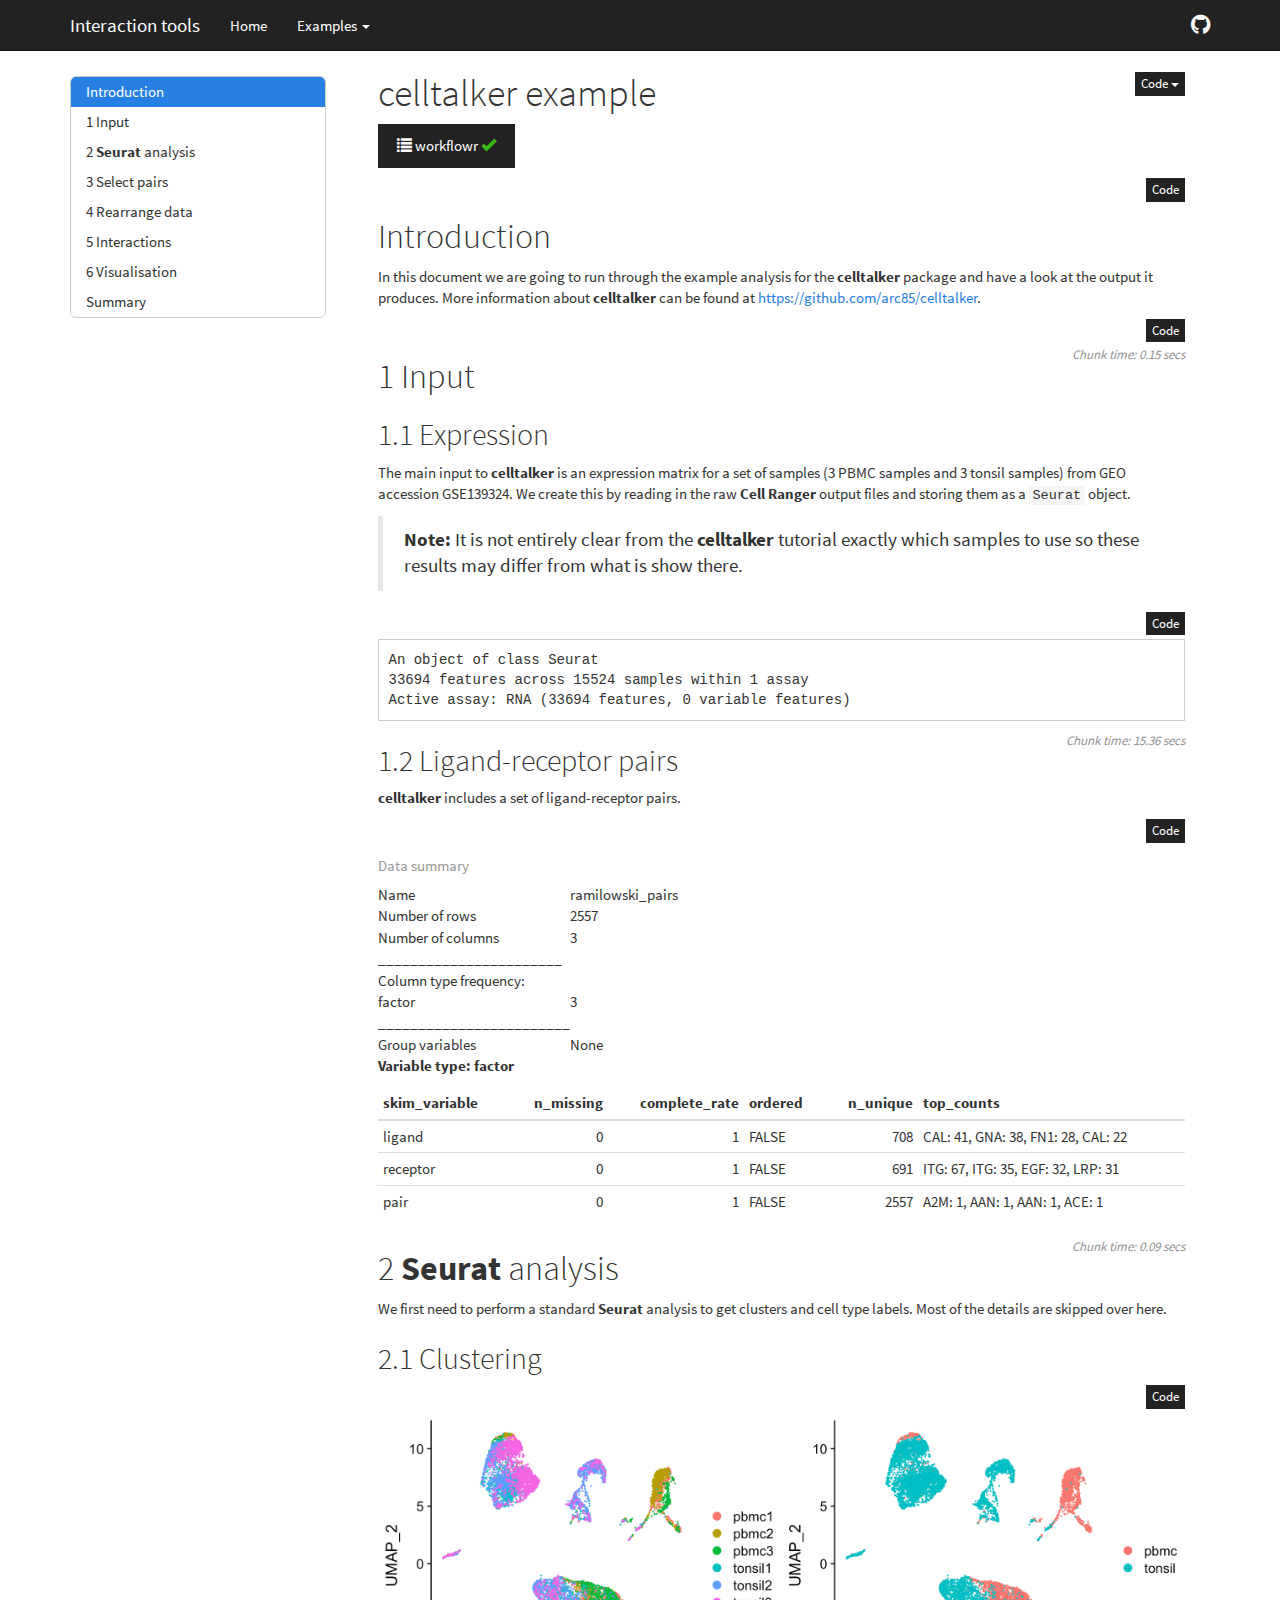
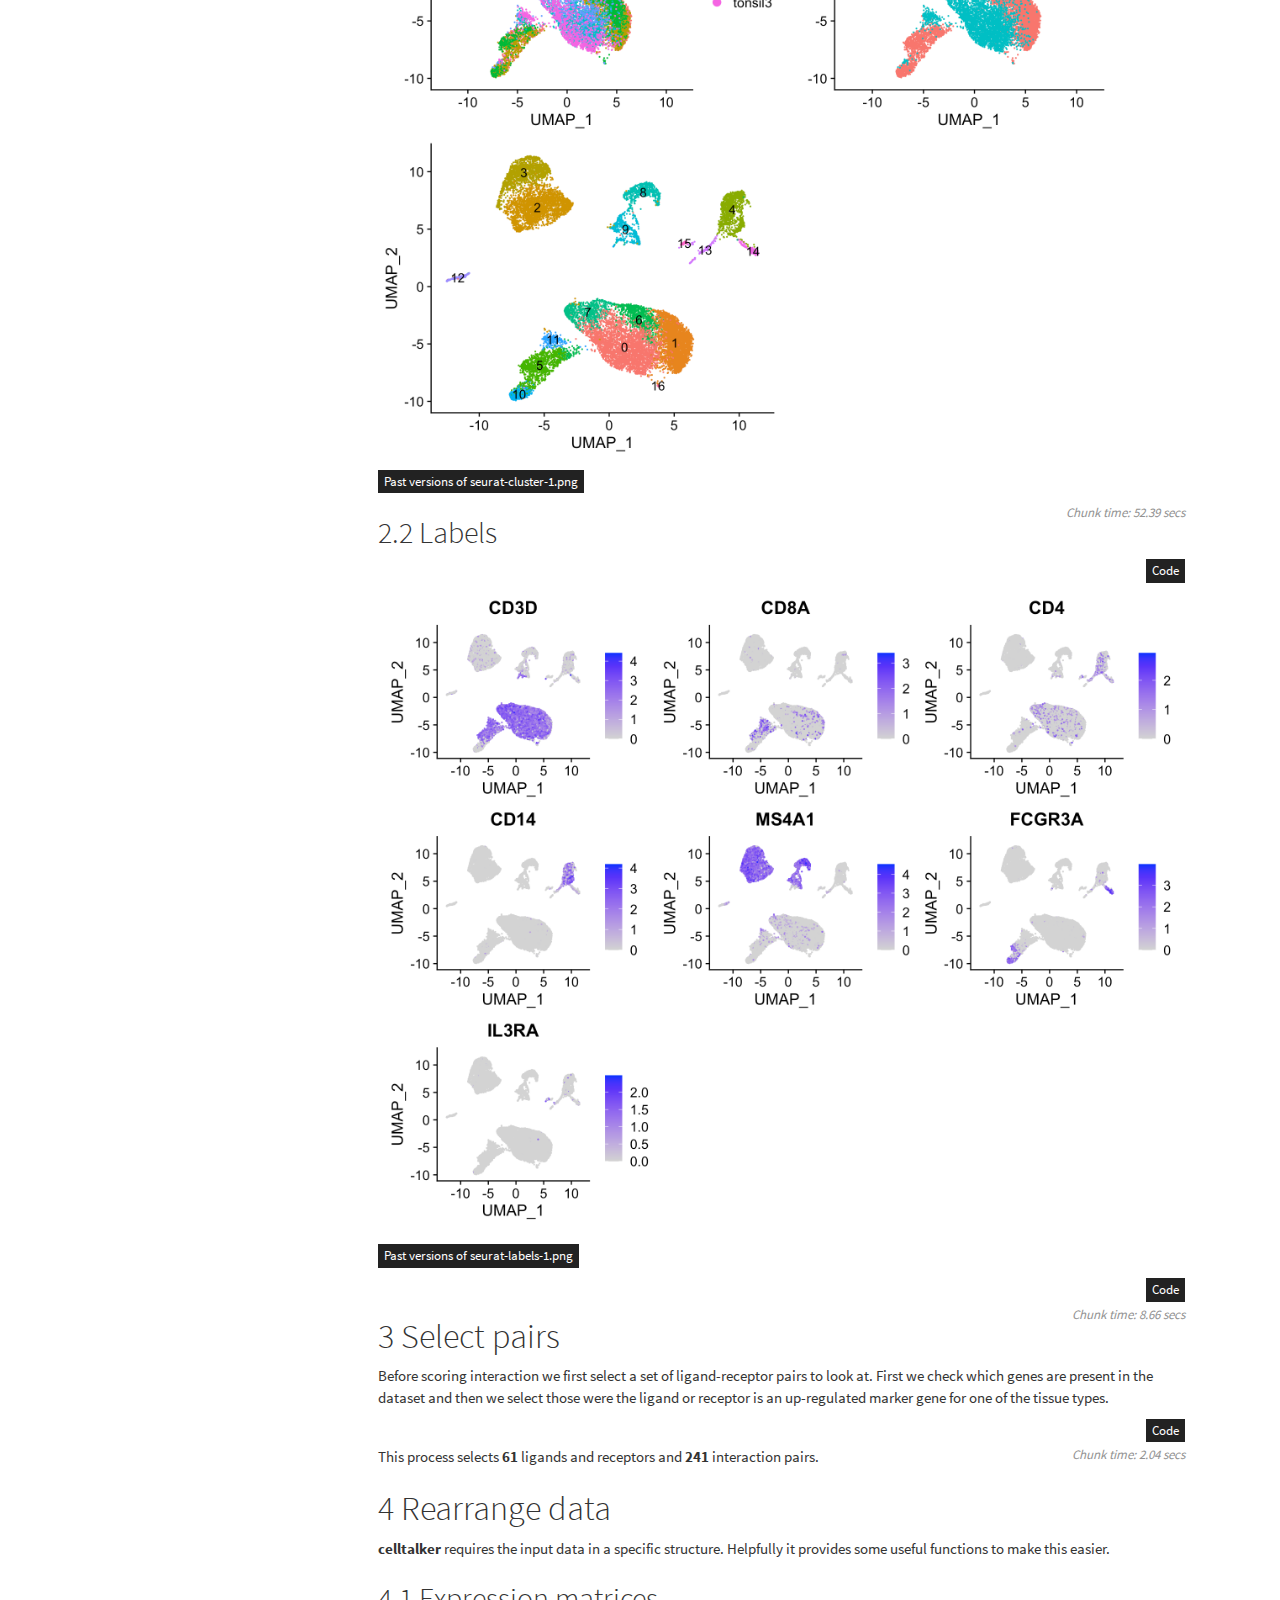
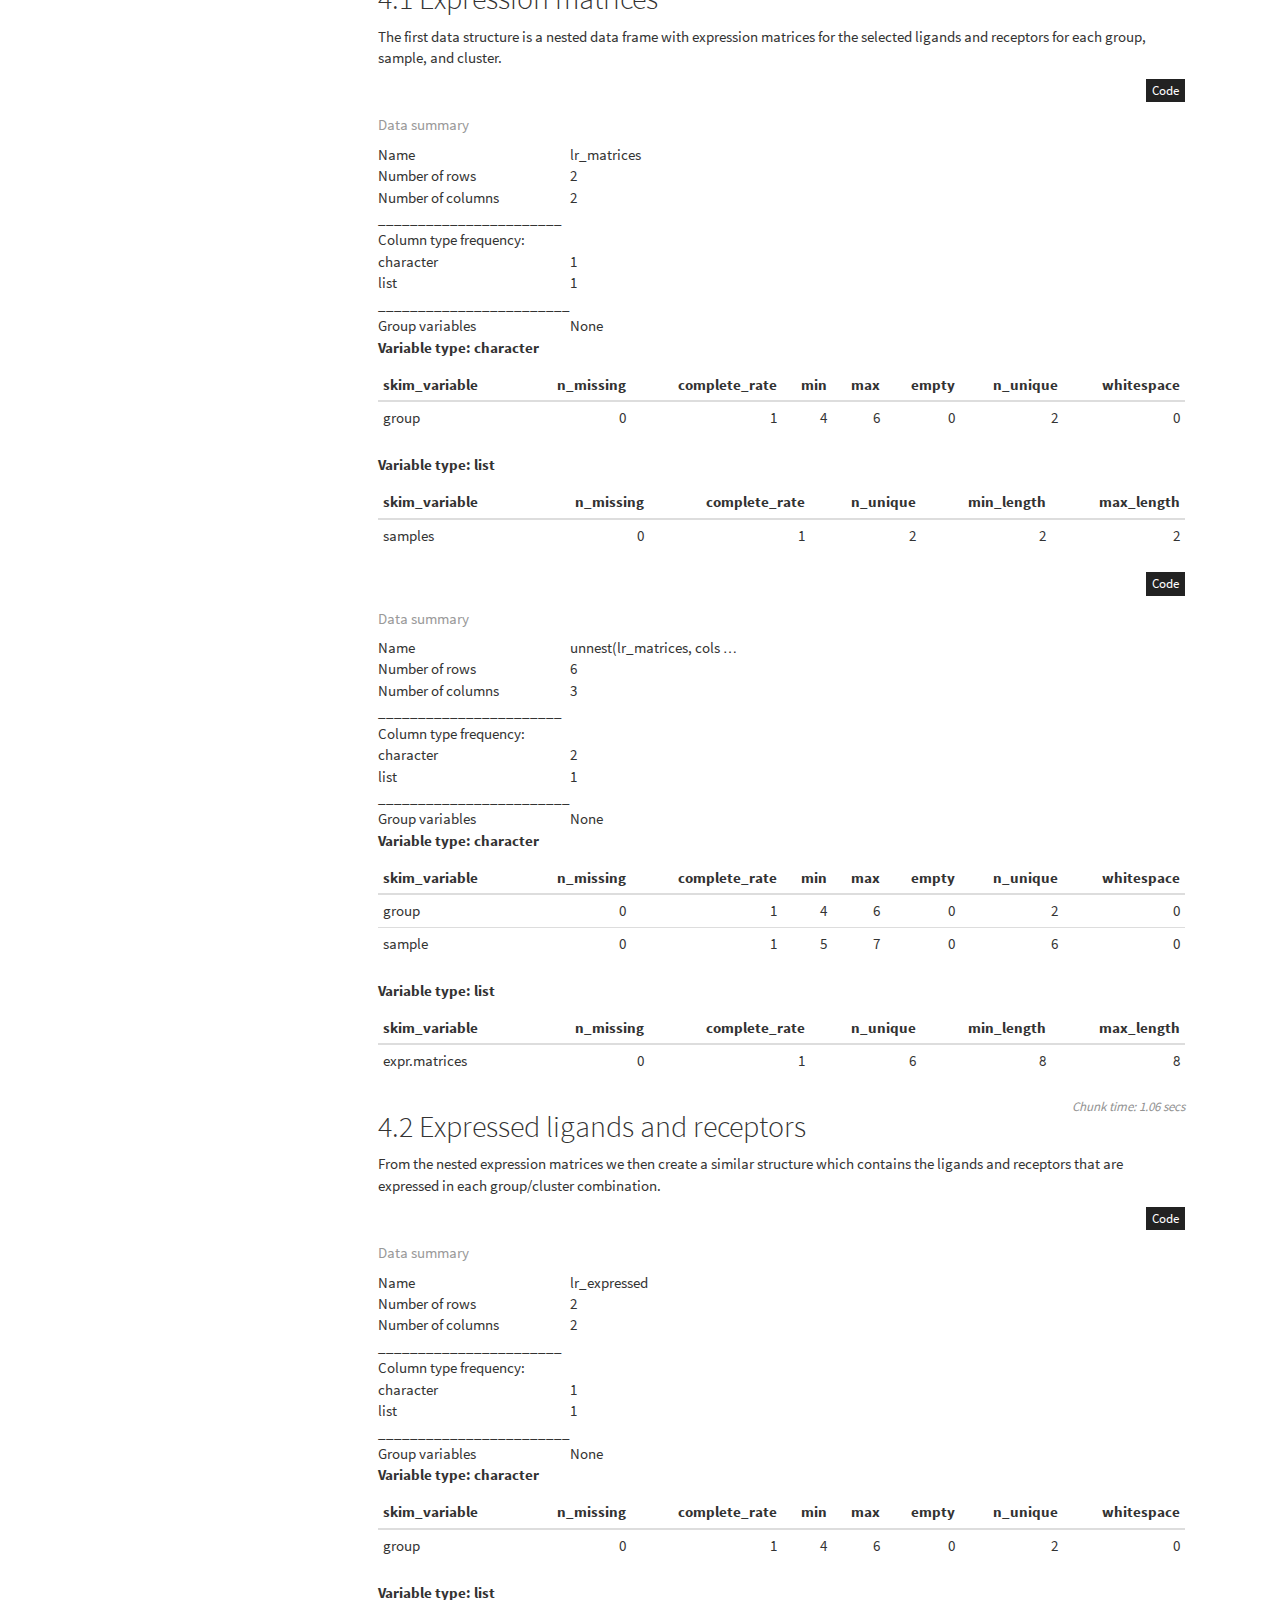
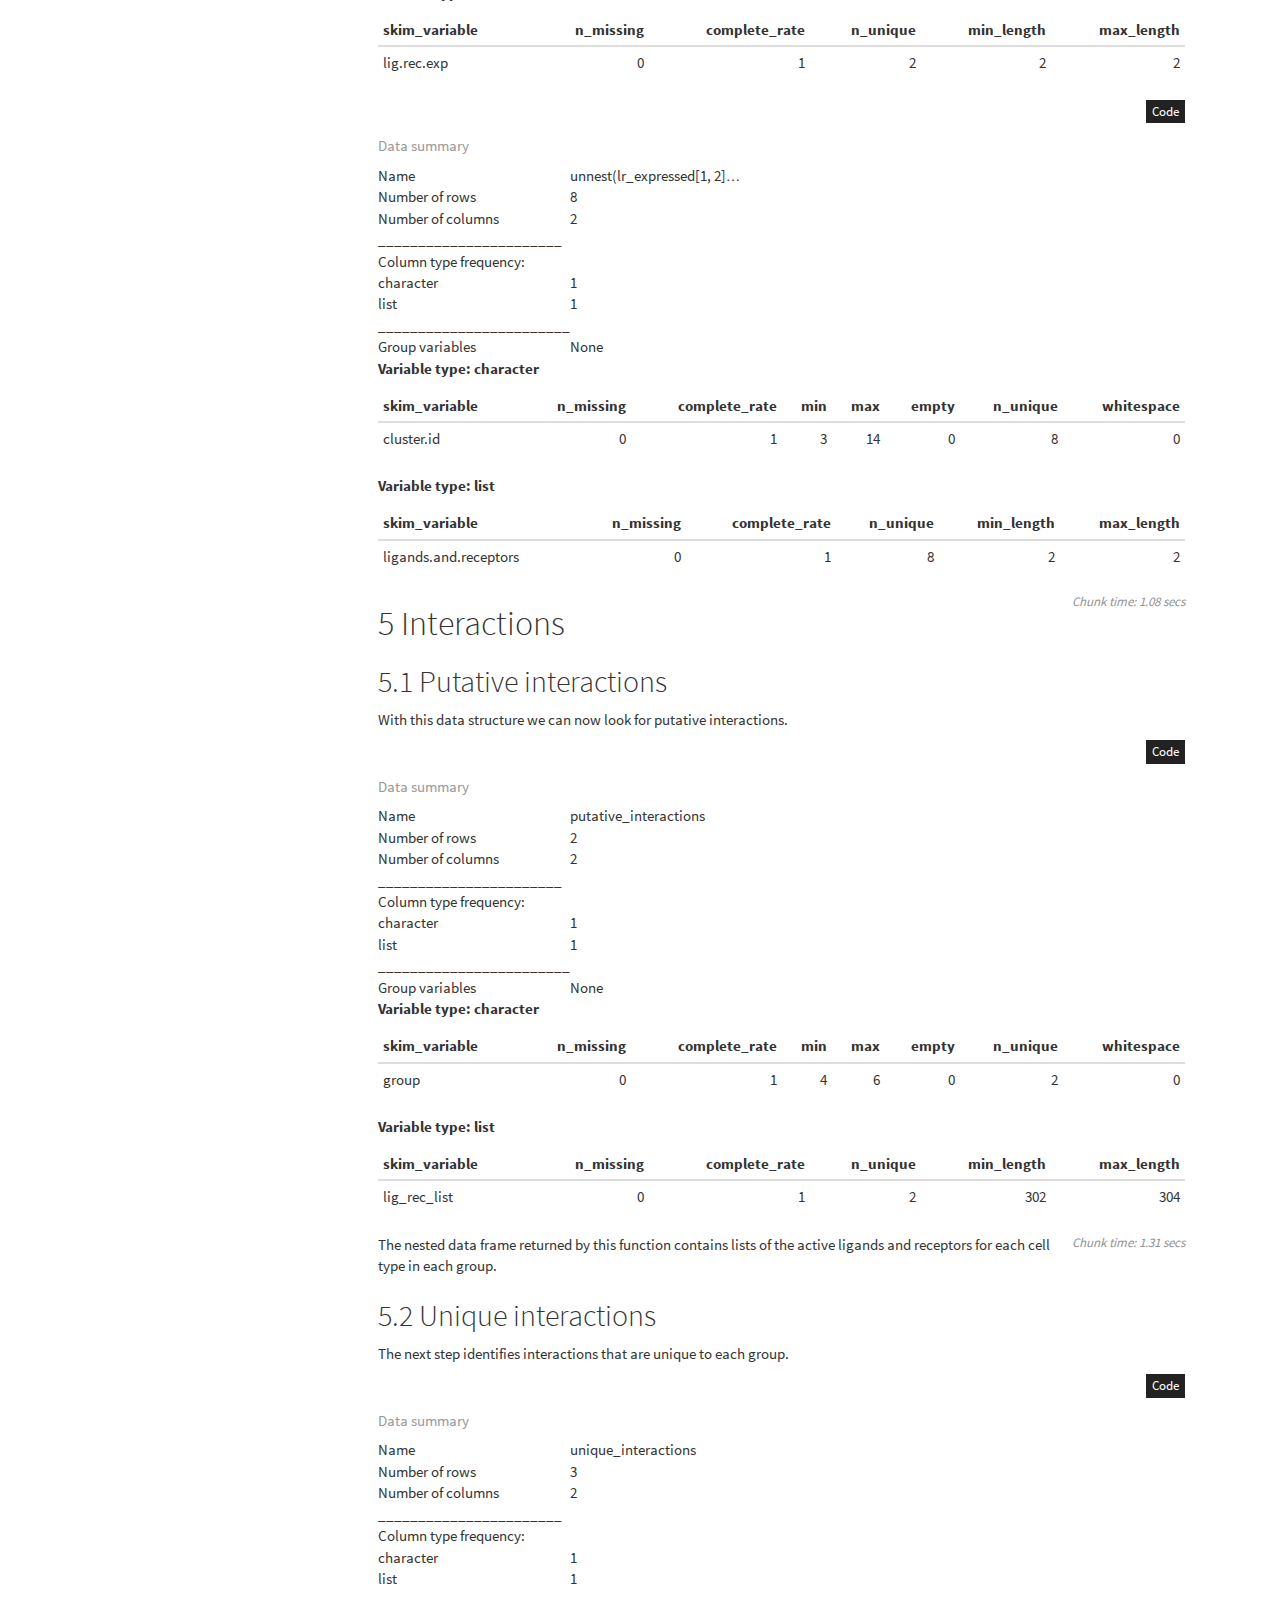
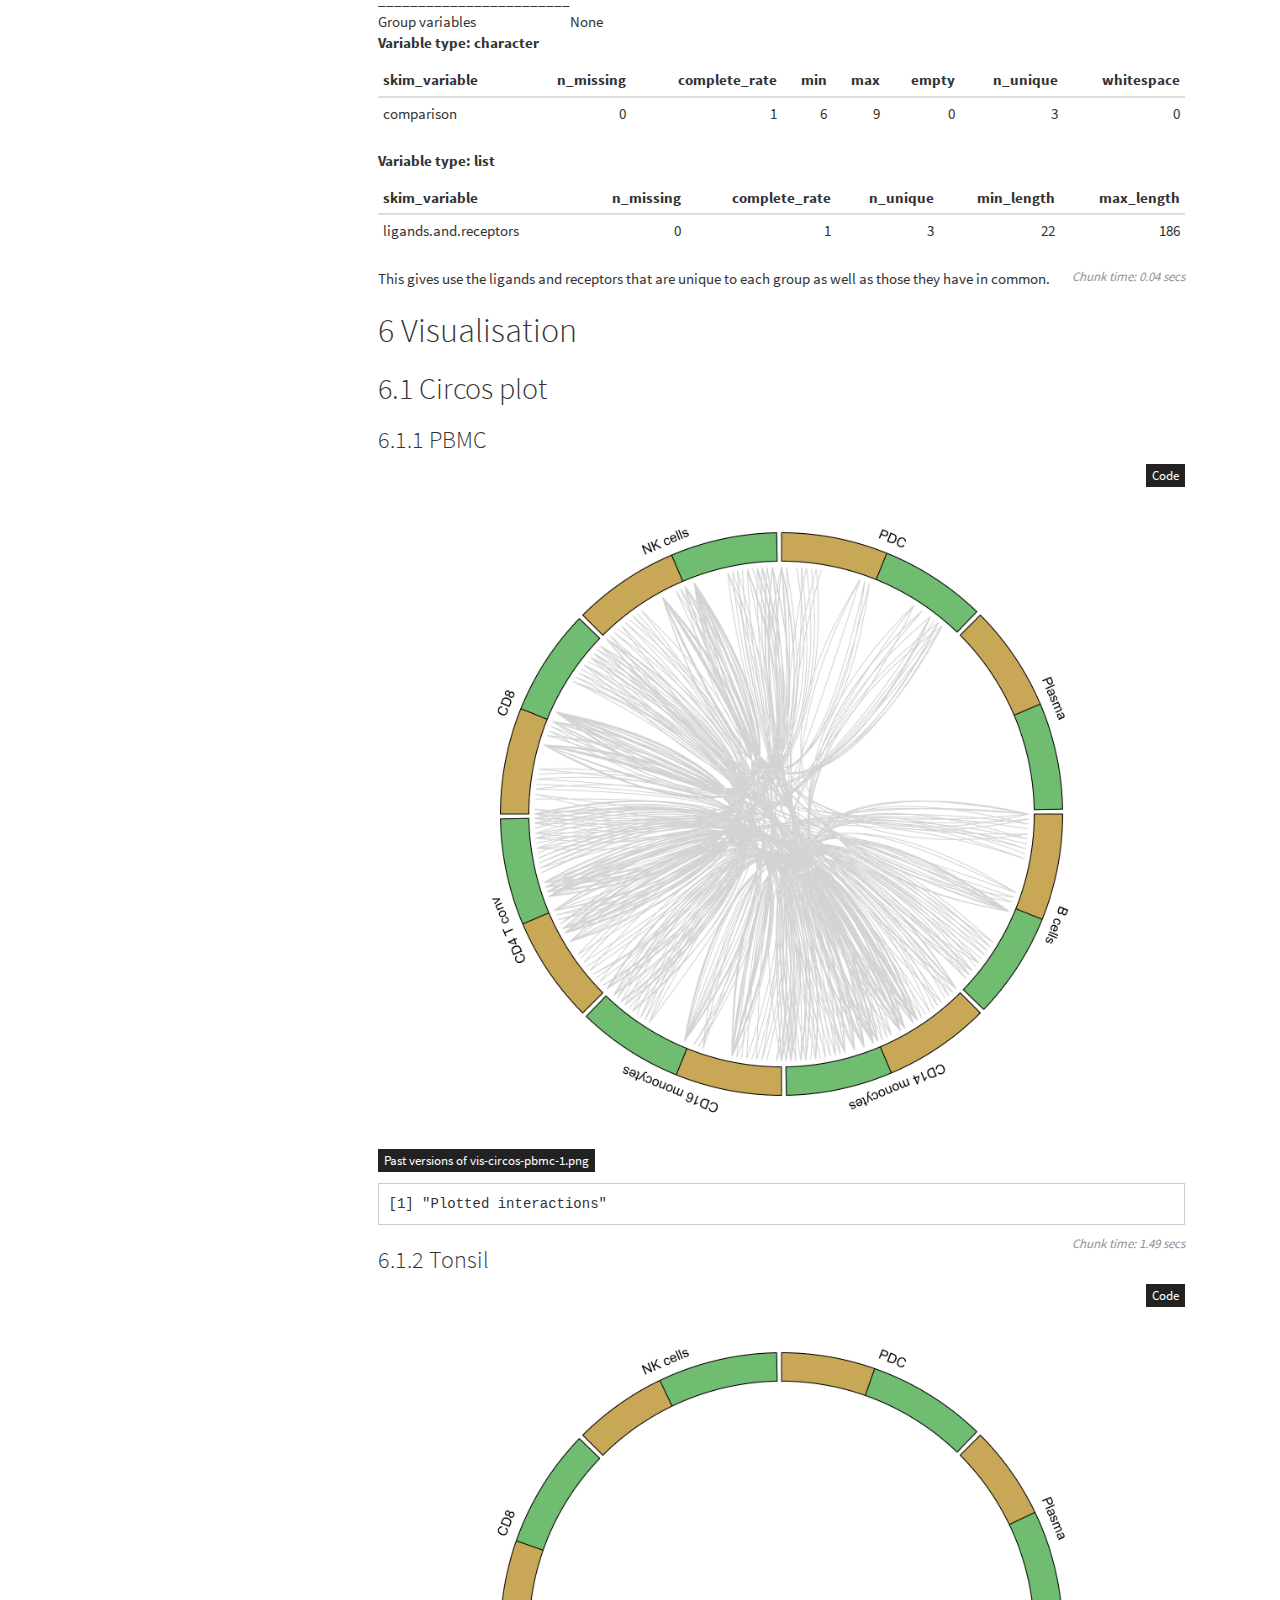
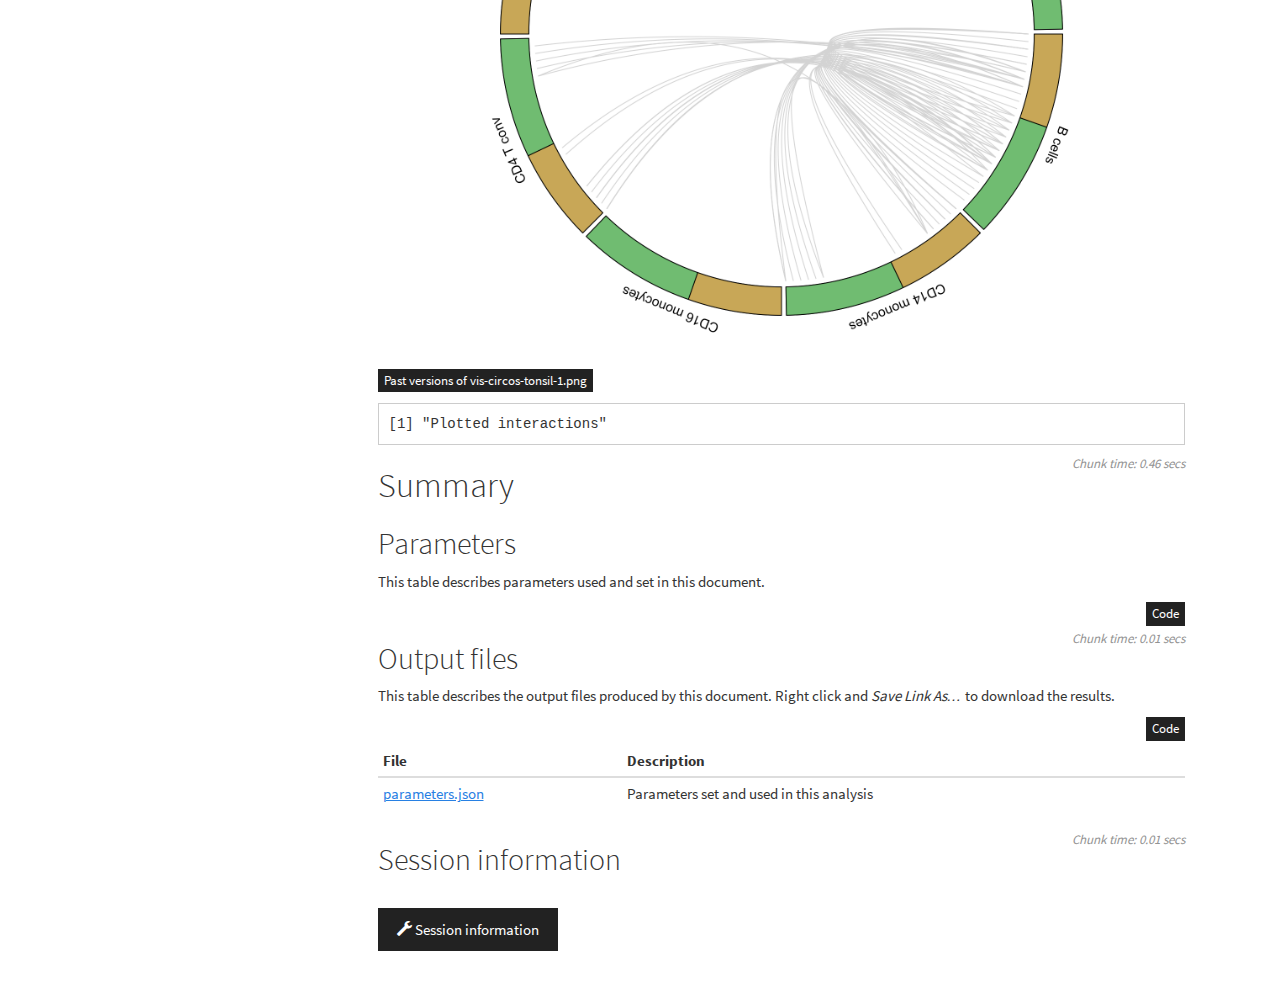
<file: docs/18-celltalker.html>
<!DOCTYPE html>

<html>

<head>

<meta charset="utf-8" />
<meta name="generator" content="pandoc" />
<meta http-equiv="X-UA-Compatible" content="IE=EDGE" />




<title>celltalker example</title>

<script src="site_libs/header-attrs-2.1/header-attrs.js"></script>
<script src="site_libs/jquery-1.11.3/jquery.min.js"></script>
<meta name="viewport" content="width=device-width, initial-scale=1" />
<link href="site_libs/bootstrap-3.3.5/css/cosmo.min.css" rel="stylesheet" />
<script src="site_libs/bootstrap-3.3.5/js/bootstrap.min.js"></script>
<script src="site_libs/bootstrap-3.3.5/shim/html5shiv.min.js"></script>
<script src="site_libs/bootstrap-3.3.5/shim/respond.min.js"></script>
<script src="site_libs/jqueryui-1.11.4/jquery-ui.min.js"></script>
<link href="site_libs/tocify-1.9.1/jquery.tocify.css" rel="stylesheet" />
<script src="site_libs/tocify-1.9.1/jquery.tocify.js"></script>
<script src="site_libs/navigation-1.1/tabsets.js"></script>
<script src="site_libs/navigation-1.1/codefolding.js"></script>
<script src="site_libs/navigation-1.1/sourceembed.js"></script>
<link href="site_libs/highlightjs-9.12.0/textmate.css" rel="stylesheet" />
<script src="site_libs/highlightjs-9.12.0/highlight.js"></script>
<link href="site_libs/pagedtable-1.1/css/pagedtable.css" rel="stylesheet" />
<script src="site_libs/pagedtable-1.1/js/pagedtable.js"></script>

<link rel="icon" href="https://github.com/workflowr/workflowr-assets/raw/master/img/reproducible.png">
<!-- Add a small amount of space between sections. -->
<style type="text/css">
div.section {
  padding-top: 12px;
}
</style>



<style type="text/css">code{white-space: pre;}</style>
<style type="text/css">
  pre:not([class]) {
    background-color: white;
  }
</style>
<script type="text/javascript">
if (window.hljs) {
  hljs.configure({languages: []});
  hljs.initHighlightingOnLoad();
  if (document.readyState && document.readyState === "complete") {
    window.setTimeout(function() { hljs.initHighlighting(); }, 0);
  }
}
</script>



<style type="text/css">
h1 {
  font-size: 34px;
}
h1.title {
  font-size: 38px;
}
h2 {
  font-size: 30px;
}
h3 {
  font-size: 24px;
}
h4 {
  font-size: 18px;
}
h5 {
  font-size: 16px;
}
h6 {
  font-size: 12px;
}
.table th:not([align]) {
  text-align: left;
}
#rmd-source-code {
  display: none;
}
</style>

<link rel="stylesheet" href="custom.css" type="text/css" />



<style type = "text/css">
.main-container {
  max-width: 940px;
  margin-left: auto;
  margin-right: auto;
}
code {
  color: inherit;
  background-color: rgba(0, 0, 0, 0.04);
}
img {
  max-width:100%;
}
.tabbed-pane {
  padding-top: 12px;
}
.html-widget {
  margin-bottom: 20px;
}
button.code-folding-btn:focus {
  outline: none;
}
summary {
  display: list-item;
}
</style>


<style type="text/css">
/* padding for bootstrap navbar */
body {
  padding-top: 51px;
  padding-bottom: 40px;
}
/* offset scroll position for anchor links (for fixed navbar)  */
.section h1 {
  padding-top: 56px;
  margin-top: -56px;
}
.section h2 {
  padding-top: 56px;
  margin-top: -56px;
}
.section h3 {
  padding-top: 56px;
  margin-top: -56px;
}
.section h4 {
  padding-top: 56px;
  margin-top: -56px;
}
.section h5 {
  padding-top: 56px;
  margin-top: -56px;
}
.section h6 {
  padding-top: 56px;
  margin-top: -56px;
}
.dropdown-submenu {
  position: relative;
}
.dropdown-submenu>.dropdown-menu {
  top: 0;
  left: 100%;
  margin-top: -6px;
  margin-left: -1px;
  border-radius: 0 6px 6px 6px;
}
.dropdown-submenu:hover>.dropdown-menu {
  display: block;
}
.dropdown-submenu>a:after {
  display: block;
  content: " ";
  float: right;
  width: 0;
  height: 0;
  border-color: transparent;
  border-style: solid;
  border-width: 5px 0 5px 5px;
  border-left-color: #cccccc;
  margin-top: 5px;
  margin-right: -10px;
}
.dropdown-submenu:hover>a:after {
  border-left-color: #ffffff;
}
.dropdown-submenu.pull-left {
  float: none;
}
.dropdown-submenu.pull-left>.dropdown-menu {
  left: -100%;
  margin-left: 10px;
  border-radius: 6px 0 6px 6px;
}
</style>

<script>
// manage active state of menu based on current page
$(document).ready(function () {
  // active menu anchor
  href = window.location.pathname
  href = href.substr(href.lastIndexOf('/') + 1)
  if (href === "")
    href = "index.html";
  var menuAnchor = $('a[href="' + href + '"]');

  // mark it active
  menuAnchor.parent().addClass('active');

  // if it's got a parent navbar menu mark it active as well
  menuAnchor.closest('li.dropdown').addClass('active');
});
</script>

<!-- tabsets -->

<style type="text/css">
.tabset-dropdown > .nav-tabs {
  display: inline-table;
  max-height: 500px;
  min-height: 44px;
  overflow-y: auto;
  background: white;
  border: 1px solid #ddd;
  border-radius: 4px;
}

.tabset-dropdown > .nav-tabs > li.active:before {
  content: "";
  font-family: 'Glyphicons Halflings';
  display: inline-block;
  padding: 10px;
  border-right: 1px solid #ddd;
}

.tabset-dropdown > .nav-tabs.nav-tabs-open > li.active:before {
  content: "&#xe258;";
  border: none;
}

.tabset-dropdown > .nav-tabs.nav-tabs-open:before {
  content: "";
  font-family: 'Glyphicons Halflings';
  display: inline-block;
  padding: 10px;
  border-right: 1px solid #ddd;
}

.tabset-dropdown > .nav-tabs > li.active {
  display: block;
}

.tabset-dropdown > .nav-tabs > li > a,
.tabset-dropdown > .nav-tabs > li > a:focus,
.tabset-dropdown > .nav-tabs > li > a:hover {
  border: none;
  display: inline-block;
  border-radius: 4px;
  background-color: transparent;
}

.tabset-dropdown > .nav-tabs.nav-tabs-open > li {
  display: block;
  float: none;
}

.tabset-dropdown > .nav-tabs > li {
  display: none;
}
</style>

<!-- code folding -->
<style type="text/css">
.code-folding-btn { margin-bottom: 4px; }
</style>



<style type="text/css">

#TOC {
  margin: 25px 0px 20px 0px;
}
@media (max-width: 768px) {
#TOC {
  position: relative;
  width: 100%;
}
}

@media print {
.toc-content {
  /* see https://github.com/w3c/csswg-drafts/issues/4434 */
  float: right;
}
}

.toc-content {
  padding-left: 30px;
  padding-right: 40px;
}

div.main-container {
  max-width: 1200px;
}

div.tocify {
  width: 20%;
  max-width: 260px;
  max-height: 85%;
}

@media (min-width: 768px) and (max-width: 991px) {
  div.tocify {
    width: 25%;
  }
}

@media (max-width: 767px) {
  div.tocify {
    width: 100%;
    max-width: none;
  }
}

.tocify ul, .tocify li {
  line-height: 20px;
}

.tocify-subheader .tocify-item {
  font-size: 0.90em;
}

.tocify .list-group-item {
  border-radius: 0px;
}


</style>



</head>

<body>


<div class="container-fluid main-container">


<!-- setup 3col/9col grid for toc_float and main content  -->
<div class="row-fluid">
<div class="col-xs-12 col-sm-4 col-md-3">
<div id="TOC" class="tocify">
</div>
</div>

<div class="toc-content col-xs-12 col-sm-8 col-md-9">



<div id="nav-placeholder"></div>

<script>
$(function(){
  $("#nav-placeholder").load("navbar-content.html");
});
</script>

<div class="fluid-row" id="header">

<div class="btn-group pull-right">
<button type="button" class="btn btn-default btn-xs dropdown-toggle" data-toggle="dropdown" aria-haspopup="true" aria-expanded="false"><span>Code</span> <span class="caret"></span></button>
<ul class="dropdown-menu" style="min-width: 50px;">
<li><a id="rmd-show-all-code" href="#">Show All Code</a></li>
<li><a id="rmd-hide-all-code" href="#">Hide All Code</a></li>
<li role="separator" class="divider"></li>
<li><a id="rmd-download-source" href="#">Download Rmd</a></li>
</ul>
</div>



<h1 class="title toc-ignore">celltalker example</h1>

</div>


<p>
<button type="button" class="btn btn-default btn-workflowr btn-workflowr-report" data-toggle="collapse" data-target="#workflowr-report">
<span class="glyphicon glyphicon-list" aria-hidden="true"></span> workflowr <span class="glyphicon glyphicon-ok text-success" aria-hidden="true"></span>
</button>
</p>
<div id="workflowr-report" class="collapse">
<ul class="nav nav-tabs">
<li class="active">
<a data-toggle="tab" href="#summary">Summary</a>
</li>
<li>
<a data-toggle="tab" href="#checks"> Checks <span class="glyphicon glyphicon-ok text-success" aria-hidden="true"></span> </a>
</li>
<li>
<a data-toggle="tab" href="#versions">Past versions</a>
</li>
</ul>
<div class="tab-content">
<div id="summary" class="tab-pane fade in active">
<p>
<strong>Last updated:</strong> 2020-11-24
</p>
<p>
<strong>Checks:</strong> <span class="glyphicon glyphicon-ok text-success" aria-hidden="true"></span> 7 <span class="glyphicon glyphicon-exclamation-sign text-danger" aria-hidden="true"></span> 0
</p>
<p>
<strong>Knit directory:</strong> <code>interaction-tools/</code> <span class="glyphicon glyphicon-question-sign" aria-hidden="true" title="This is the local directory in which the code in this file was executed."> </span>
</p>
<p>
This reproducible <a href="http://rmarkdown.rstudio.com">R Markdown</a> analysis was created with <a
  href="https://github.com/jdblischak/workflowr">workflowr</a> (version 1.6.2). The <em>Checks</em> tab describes the reproducibility checks that were applied when the results were created. The <em>Past versions</em> tab lists the development history.
</p>
<hr>
</div>
<div id="checks" class="tab-pane fade">
<div id="workflowr-checks" class="panel-group">
<div class="panel panel-default">
<div class="panel-heading">
<p class="panel-title">
<a data-toggle="collapse" data-parent="#workflowr-checks" href="#strongRMarkdownfilestronguptodate"> <span class="glyphicon glyphicon-ok text-success" aria-hidden="true"></span> <strong>R Markdown file:</strong> up-to-date </a>
</p>
</div>
<div id="strongRMarkdownfilestronguptodate" class="panel-collapse collapse">
<div class="panel-body">
<p>Great! Since the R Markdown file has been committed to the Git repository, you know the exact version of the code that produced these results.</p>
</div>
</div>
</div>
<div class="panel panel-default">
<div class="panel-heading">
<p class="panel-title">
<a data-toggle="collapse" data-parent="#workflowr-checks" href="#strongEnvironmentstrongempty"> <span class="glyphicon glyphicon-ok text-success" aria-hidden="true"></span> <strong>Environment:</strong> empty </a>
</p>
</div>
<div id="strongEnvironmentstrongempty" class="panel-collapse collapse">
<div class="panel-body">
<p>Great job! The global environment was empty. Objects defined in the global environment can affect the analysis in your R Markdown file in unknown ways. For reproduciblity it’s best to always run the code in an empty environment.</p>
</div>
</div>
</div>
<div class="panel panel-default">
<div class="panel-heading">
<p class="panel-title">
<a data-toggle="collapse" data-parent="#workflowr-checks" href="#strongSeedstrongcodesetseed20191213code"> <span class="glyphicon glyphicon-ok text-success" aria-hidden="true"></span> <strong>Seed:</strong> <code>set.seed(20191213)</code> </a>
</p>
</div>
<div id="strongSeedstrongcodesetseed20191213code" class="panel-collapse collapse">
<div class="panel-body">
<p>The command <code>set.seed(20191213)</code> was run prior to running the code in the R Markdown file. Setting a seed ensures that any results that rely on randomness, e.g. subsampling or permutations, are reproducible.</p>
</div>
</div>
</div>
<div class="panel panel-default">
<div class="panel-heading">
<p class="panel-title">
<a data-toggle="collapse" data-parent="#workflowr-checks" href="#strongSessioninformationstrongrecorded"> <span class="glyphicon glyphicon-ok text-success" aria-hidden="true"></span> <strong>Session information:</strong> recorded </a>
</p>
</div>
<div id="strongSessioninformationstrongrecorded" class="panel-collapse collapse">
<div class="panel-body">
<p>Great job! Recording the operating system, R version, and package versions is critical for reproducibility.</p>
</div>
</div>
</div>
<div class="panel panel-default">
<div class="panel-heading">
<p class="panel-title">
<a data-toggle="collapse" data-parent="#workflowr-checks" href="#strongCachestrongnone"> <span class="glyphicon glyphicon-ok text-success" aria-hidden="true"></span> <strong>Cache:</strong> none </a>
</p>
</div>
<div id="strongCachestrongnone" class="panel-collapse collapse">
<div class="panel-body">
<p>Nice! There were no cached chunks for this analysis, so you can be confident that you successfully produced the results during this run.</p>
</div>
</div>
</div>
<div class="panel panel-default">
<div class="panel-heading">
<p class="panel-title">
<a data-toggle="collapse" data-parent="#workflowr-checks" href="#strongFilepathsstrongrelative"> <span class="glyphicon glyphicon-ok text-success" aria-hidden="true"></span> <strong>File paths:</strong> relative </a>
</p>
</div>
<div id="strongFilepathsstrongrelative" class="panel-collapse collapse">
<div class="panel-body">
<p>Great job! Using relative paths to the files within your workflowr project makes it easier to run your code on other machines.</p>
</div>
</div>
</div>
<div class="panel panel-default">
<div class="panel-heading">
<p class="panel-title">
<a data-toggle="collapse" data-parent="#workflowr-checks" href="#strongRepositoryversionstrongahrefhttpgithubcomlazappiiteractiontoolstreec6b67b8b17a985097cab898485475d5d7565579etargetblankc6b67b8a"> <span class="glyphicon glyphicon-ok text-success" aria-hidden="true"></span> <strong>Repository version:</strong> <a href="http://github.com/lazappi/iteraction-tools/tree/c6b67b8b17a985097cab898485475d5d7565579e" target="_blank">c6b67b8</a> </a>
</p>
</div>
<div id="strongRepositoryversionstrongahrefhttpgithubcomlazappiiteractiontoolstreec6b67b8b17a985097cab898485475d5d7565579etargetblankc6b67b8a" class="panel-collapse collapse">
<div class="panel-body">
<p>
Great! You are using Git for version control. Tracking code development and connecting the code version to the results is critical for reproducibility.
</p>
<p>
The results in this page were generated with repository version <a href="http://github.com/lazappi/iteraction-tools/tree/c6b67b8b17a985097cab898485475d5d7565579e" target="_blank">c6b67b8</a>. See the <em>Past versions</em> tab to see a history of the changes made to the R Markdown and HTML files.
</p>
<p>
Note that you need to be careful to ensure that all relevant files for the analysis have been committed to Git prior to generating the results (you can use <code>wflow_publish</code> or <code>wflow_git_commit</code>). workflowr only checks the R Markdown file, but you know if there are other scripts or data files that it depends on. Below is the status of the Git repository when the results were generated:
</p>
<pre><code>
Ignored files:
    Ignored:    .Rhistory
    Ignored:    .Rproj.user/
    Ignored:    .drake/
    Ignored:    data/COMUNET/
    Ignored:    data/CellChat/
    Ignored:    data/ICELLNET/
    Ignored:    data/NicheNet/
    Ignored:    data/cellphonedb/
    Ignored:    data/celltalker/
    Ignored:    output/14-CellChat.Rmd/
    Ignored:    output/15-talklr.Rmd/
    Ignored:    output/16-CiteFuse.Rmd/
    Ignored:    output/17-scTHI.Rmd/
    Ignored:    output/18-celltalker.Rmd/
    Ignored:    output/index.Rmd/
    Ignored:    renv/library/
    Ignored:    renv/python/
    Ignored:    renv/staging/

Untracked files:
    Untracked:  analysis/_navbar.html
    Untracked:  code/render.R

Unstaged changes:
    Modified:   _drake.R
    Modified:   analysis/_site.yml
    Modified:   analysis/index.Rmd

</code></pre>
<p>
Note that any generated files, e.g. HTML, png, CSS, etc., are not included in this status report because it is ok for generated content to have uncommitted changes.
</p>
</div>
</div>
</div>
</div>
<hr>
</div>
<div id="versions" class="tab-pane fade">

<p>
These are the previous versions of the repository in which changes were made to the R Markdown (<code>analysis/18-celltalker.Rmd</code>) and HTML (<code>docs/18-celltalker.html</code>) files. If you’ve configured a remote Git repository (see <code>?wflow_git_remote</code>), click on the hyperlinks in the table below to view the files as they were in that past version.
</p>
<div class="table-responsive">
<table class="table table-condensed table-hover">
<thead>
<tr>
<th>
File
</th>
<th>
Version
</th>
<th>
Author
</th>
<th>
Date
</th>
<th>
Message
</th>
</tr>
</thead>
<tbody>
<tr>
<td>
html
</td>
<td>
<a href="http://github.com/lazappi/iteraction-tools/blob/b305bfe20482f530c0acefe883046da2ff9c6b87/docs/18-celltalker.html" target="_blank">b305bfe</a>
</td>
<td>
Luke Zappia
</td>
<td>
2020-11-10
</td>
<td>
Add celltalker to drake
</td>
</tr>
<tr>
<td>
Rmd
</td>
<td>
<a href="http://github.com/lazappi/iteraction-tools/blob/4e1d47f273952758567541a354f0d2ef2847b6d6/analysis/18-celltalker.Rmd" target="_blank">4e1d47f</a>
</td>
<td>
Luke Zappia
</td>
<td>
2020-11-10
</td>
<td>
Add celltalker tutorial
</td>
</tr>
</tbody>
</table>
</div>
<hr>
</div>
</div>
</div>
<pre class="r"><code># Setup document
source(here::here(&quot;code&quot;, &quot;setup.R&quot;))

# Function dependencies
invisible(drake::readd(download_link))</code></pre>
<div id="introduction" class="section level1 unnumbered" number="">
<h1 class="unnumbered" number="">Introduction</h1>
<p>In this document we are going to run through the example analysis for the <strong>celltalker</strong> package and have a look at the output it produces. More information about <strong>celltalker</strong> can be found at <a href="https://github.com/arc85/celltalker" class="uri">https://github.com/arc85/celltalker</a>.</p>
<pre class="r"><code>library(&quot;celltalker&quot;)</code></pre>
<p class="timeit">
Chunk time: 0.15 secs
</p>
</div>
<div id="input" class="section level1" number="1">
<h1 number="1"><span class="header-section-number">1</span> Input</h1>
<div id="expression" class="section level2" number="1.1">
<h2 number="1.1"><span class="header-section-number">1.1</span> Expression</h2>
<p>The main input to <strong>celltalker</strong> is an expression matrix for a set of samples (3 PBMC samples and 3 tonsil samples) from GEO accession GSE139324. We create this by reading in the raw <strong>Cell Ranger</strong> output files and storing them as a <code>Seurat</code> object.</p>
<blockquote>
<p><strong>Note:</strong> It is not entirely clear from the <strong>celltalker</strong> tutorial exactly which samples to use so these results may differ from what is show there.</p>
</blockquote>
<pre class="r"><code>data_paths &lt;- fs::dir_ls(here(&quot;data&quot;, &quot;celltalker&quot;))
names(data_paths) &lt;- c(&quot;pbmc1&quot;, &quot;pbmc2&quot;, &quot;pbmc3&quot;, &quot;tonsil1&quot;, &quot;tonsil2&quot;,
                       &quot;tonsil3&quot;)

raw_data &lt;- Seurat::Read10X(data_paths)
metadata &lt;- data.frame(
    Sample = stringr::str_remove(colnames(raw_data), &quot;_[A-Z-0-9]+&quot;)
)
metadata$Tissue &lt;- stringr::str_remove(metadata$Sample, &quot;[0-9]&quot;)
rownames(metadata) &lt;- colnames(raw_data)

seurat &lt;- Seurat::CreateSeuratObject(counts = raw_data, meta.data = metadata)

seurat</code></pre>
<pre><code>An object of class Seurat 
33694 features across 15524 samples within 1 assay 
Active assay: RNA (33694 features, 0 variable features)</code></pre>
<p class="timeit">
Chunk time: 15.36 secs
</p>
</div>
<div id="ligand-receptor-pairs" class="section level2" number="1.2">
<h2 number="1.2"><span class="header-section-number">1.2</span> Ligand-receptor pairs</h2>
<p><strong>celltalker</strong> includes a set of ligand-receptor pairs.</p>
<pre class="r"><code>skim(ramilowski_pairs)</code></pre>
<table>
<caption>Data summary</caption>
<tbody>
<tr class="odd">
<td align="left">Name</td>
<td align="left">ramilowski_pairs</td>
</tr>
<tr class="even">
<td align="left">Number of rows</td>
<td align="left">2557</td>
</tr>
<tr class="odd">
<td align="left">Number of columns</td>
<td align="left">3</td>
</tr>
<tr class="even">
<td align="left">_______________________</td>
<td align="left"></td>
</tr>
<tr class="odd">
<td align="left">Column type frequency:</td>
<td align="left"></td>
</tr>
<tr class="even">
<td align="left">factor</td>
<td align="left">3</td>
</tr>
<tr class="odd">
<td align="left">________________________</td>
<td align="left"></td>
</tr>
<tr class="even">
<td align="left">Group variables</td>
<td align="left">None</td>
</tr>
</tbody>
</table>
<p><strong>Variable type: factor</strong></p>
<table>
<thead>
<tr class="header">
<th align="left">skim_variable</th>
<th align="right">n_missing</th>
<th align="right">complete_rate</th>
<th align="left">ordered</th>
<th align="right">n_unique</th>
<th align="left">top_counts</th>
</tr>
</thead>
<tbody>
<tr class="odd">
<td align="left">ligand</td>
<td align="right">0</td>
<td align="right">1</td>
<td align="left">FALSE</td>
<td align="right">708</td>
<td align="left">CAL: 41, GNA: 38, FN1: 28, CAL: 22</td>
</tr>
<tr class="even">
<td align="left">receptor</td>
<td align="right">0</td>
<td align="right">1</td>
<td align="left">FALSE</td>
<td align="right">691</td>
<td align="left">ITG: 67, ITG: 35, EGF: 32, LRP: 31</td>
</tr>
<tr class="odd">
<td align="left">pair</td>
<td align="right">0</td>
<td align="right">1</td>
<td align="left">FALSE</td>
<td align="right">2557</td>
<td align="left">A2M: 1, AAN: 1, AAN: 1, ACE: 1</td>
</tr>
</tbody>
</table>
<p class="timeit">
Chunk time: 0.09 secs
</p>
</div>
</div>
<div id="seurat-analysis" class="section level1" number="2">
<h1 number="2"><span class="header-section-number">2</span> <strong>Seurat</strong> analysis</h1>
<p>We first need to perform a standard <strong>Seurat</strong> analysis to get clusters and cell type labels. Most of the details are skipped over here.</p>
<div id="clustering" class="section level2" number="2.1">
<h2 number="2.1"><span class="header-section-number">2.1</span> Clustering</h2>
<pre class="r"><code>set.seed(02221989)

seurat &lt;- Seurat::NormalizeData(seurat)
seurat &lt;- Seurat::FindVariableFeatures(seurat)
seurat &lt;- Seurat::ScaleData(seurat)
seurat &lt;- Seurat::RunPCA(seurat, verbose = FALSE)
seurat &lt;- Seurat::RunUMAP(seurat, reduction = &quot;pca&quot;, dims = 1:15,
                          verbose = FALSE)
seurat &lt;- Seurat::FindNeighbors(seurat, reduction = &quot;pca&quot;, dims = 1:15,
                                verbose = FALSE)
seurat &lt;- Seurat::FindClusters(seurat, resolution = 0.5, verbose = FALSE)

p1 &lt;- Seurat::DimPlot(seurat, reduction = &quot;umap&quot;, group.by = &quot;Sample&quot;)
p2 &lt;- Seurat::DimPlot(seurat, reduction = &quot;umap&quot;, group.by = &quot;Tissue&quot;)
p3 &lt;- Seurat::DimPlot(seurat, reduction = &quot;umap&quot;, group.by = &quot;RNA_snn_res.0.5&quot;,
                      label = TRUE) +
    Seurat::NoLegend()

cowplot::plot_grid(p1, p2, p3)</code></pre>
<p><img src="figure/18-celltalker.Rmd/seurat-cluster-1.png" width="960" style="display: block; margin: auto;" /></p>
<p>
<button type="button" class="btn btn-default btn-xs btn-workflowr btn-workflowr-fig" data-toggle="collapse" data-target="#fig-seurat-cluster-1">
Past versions of seurat-cluster-1.png
</button>
</p>
<div id="fig-seurat-cluster-1" class="collapse">
<div class="table-responsive">
<table class="table table-condensed table-hover">
<thead>
<tr>
<th>
Version
</th>
<th>
Author
</th>
<th>
Date
</th>
</tr>
</thead>
<tbody>
<tr>
<td>
b305bfe
</td>
<td>
Luke Zappia
</td>
<td>
2020-11-10
</td>
</tr>
</tbody>
</table>
</div>
</div>
<p class="timeit">
Chunk time: 52.39 secs
</p>
</div>
<div id="labels" class="section level2" number="2.2">
<h2 number="2.2"><span class="header-section-number">2.2</span> Labels</h2>
<pre class="r"><code>Seurat::FeaturePlot(seurat, reduction = &quot;umap&quot;,
                    features = c(&quot;CD3D&quot;, &quot;CD8A&quot;, &quot;CD4&quot;, &quot;CD14&quot;, &quot;MS4A1&quot;,
                                 &quot;FCGR3A&quot;, &quot;IL3RA&quot;))</code></pre>
<p><img src="figure/18-celltalker.Rmd/seurat-labels-1.png" width="960" style="display: block; margin: auto;" /></p>
<p>
<button type="button" class="btn btn-default btn-xs btn-workflowr btn-workflowr-fig" data-toggle="collapse" data-target="#fig-seurat-labels-1">
Past versions of seurat-labels-1.png
</button>
</p>
<div id="fig-seurat-labels-1" class="collapse">
<div class="table-responsive">
<table class="table table-condensed table-hover">
<thead>
<tr>
<th>
Version
</th>
<th>
Author
</th>
<th>
Date
</th>
</tr>
</thead>
<tbody>
<tr>
<td>
b305bfe
</td>
<td>
Luke Zappia
</td>
<td>
2020-11-10
</td>
</tr>
</tbody>
</table>
</div>
</div>
<pre class="r"><code># Add metadata for cell types
cell_types &lt;- vector(&quot;logical&quot;, length = ncol(seurat))
names(cell_types) &lt;- colnames(seurat)

cell_types[seurat@meta.data$RNA_snn_res.0.5 ==  &quot;0&quot;] &lt;- &quot;CD4 T conv&quot;
cell_types[seurat@meta.data$RNA_snn_res.0.5 ==  &quot;1&quot;] &lt;- &quot;CD4 T conv&quot;
cell_types[seurat@meta.data$RNA_snn_res.0.5 ==  &quot;2&quot;] &lt;- &quot;B cells&quot;
cell_types[seurat@meta.data$RNA_snn_res.0.5 ==  &quot;3&quot;] &lt;- &quot;B cells&quot;
cell_types[seurat@meta.data$RNA_snn_res.0.5 ==  &quot;4&quot;] &lt;- &quot;CD14 monocytes&quot;
cell_types[seurat@meta.data$RNA_snn_res.0.5 ==  &quot;5&quot;] &lt;- &quot;CD8&quot;
cell_types[seurat@meta.data$RNA_snn_res.0.5 ==  &quot;6&quot;] &lt;- &quot;CD4 T conv&quot;
cell_types[seurat@meta.data$RNA_snn_res.0.5 ==  &quot;7&quot;] &lt;- &quot;CD4 T conv&quot;
cell_types[seurat@meta.data$RNA_snn_res.0.5 ==  &quot;8&quot;] &lt;- &quot;B cells&quot;
cell_types[seurat@meta.data$RNA_snn_res.0.5 ==  &quot;9&quot;] &lt;- &quot;B cells&quot;
cell_types[seurat@meta.data$RNA_snn_res.0.5 == &quot;10&quot;] &lt;- &quot;NK cells&quot;
cell_types[seurat@meta.data$RNA_snn_res.0.5 == &quot;11&quot;] &lt;- &quot;CD8&quot;
cell_types[seurat@meta.data$RNA_snn_res.0.5 == &quot;12&quot;] &lt;- &quot;Plasma&quot;
cell_types[seurat@meta.data$RNA_snn_res.0.5 == &quot;13&quot;] &lt;- &quot;CD14 monocytes&quot;
cell_types[seurat@meta.data$RNA_snn_res.0.5 == &quot;14&quot;] &lt;- &quot;CD16 monocytes&quot;
cell_types[seurat@meta.data$RNA_snn_res.0.5 == &quot;15&quot;] &lt;- &quot;PDC&quot;
cell_types[seurat@meta.data$RNA_snn_res.0.5 == &quot;16&quot;] &lt;- &quot;RBCs&quot;

seurat[[&quot;CellType&quot;]] &lt;- cell_types

# Remove red blood cells
rbc_cells &lt;- names(cell_types)[seurat@meta.data$RNA_snn_res.0.5 == &quot;16&quot;]
seurat &lt;- seurat [, !colnames(seurat) %in% rbc_cells]</code></pre>
<p class="timeit">
Chunk time: 8.66 secs
</p>
</div>
</div>
<div id="select-pairs" class="section level1" number="3">
<h1 number="3"><span class="header-section-number">3</span> Select pairs</h1>
<p>Before scoring interaction we first select a set of ligand-receptor pairs to look at. First we check which genes are present in the dataset and then we select those were the ligand or receptor is an up-regulated marker gene for one of the tissue types.</p>
<pre class="r"><code>ligands   &lt;- as.character(unique(ramilowski_pairs$ligand))
receptors &lt;- as.character(unique(ramilowski_pairs$receptor))

ligands_present   &lt;- rownames(seurat)[rownames(seurat) %in% ligands]
receptors_present &lt;- rownames(seurat)[rownames(seurat) %in% receptors]
lr_present &lt;- union(ligands_present, receptors_present)

Seurat::Idents(seurat) &lt;- &quot;Tissue&quot;
markers &lt;- Seurat::FindAllMarkers(seurat, assay=&quot;RNA&quot;, features = lr_present,
                                  only.pos = TRUE, verbose = FALSE)

lr_sel &lt;- unique(markers$gene)

interactions_sel &lt;- rbind(
    ramilowski_pairs[ramilowski_pairs$ligand   %in% lr_sel, ],
    ramilowski_pairs[ramilowski_pairs$receptor %in% lr_sel, ]
)</code></pre>
<p class="timeit">
Chunk time: 2.04 secs
</p>
<p>This process selects <strong>61</strong> ligands and receptors and <strong>241</strong> interaction pairs.</p>
</div>
<div id="rearrange-data" class="section level1" number="4">
<h1 number="4"><span class="header-section-number">4</span> Rearrange data</h1>
<p><strong>celltalker</strong> requires the input data in a specific structure. Helpfully it provides some useful functions to make this easier.</p>
<div id="expression-matrices" class="section level2" number="4.1">
<h2 number="4.1"><span class="header-section-number">4.1</span> Expression matrices</h2>
<p>The first data structure is a nested data frame with expression matrices for the selected ligands and receptors for each group, sample, and cluster.</p>
<pre class="r"><code>expr_mat &lt;- Seurat::GetAssayData(seurat, slot = &quot;counts&quot;)
clusters &lt;- seurat@meta.data$CellType
tissues  &lt;- seurat@meta.data$Tissue
samples  &lt;- seurat@meta.data$Sample

lr_matrices &lt;- reshape_matrices(
    count.matrix          = expr_mat,
    clusters              = clusters,
    groups                = tissues,
    replicates            = samples,
    ligands.and.receptors = interactions_sel
)

# There is a big where the next step fails if there are some clusters that
# aren&#39;t present in all groups. Add dummy values to avoid this.
dummy &lt;- pull(unnest(lr_matrices, cols = &quot;samples&quot;))[[1]][[1]][0, ]
lr_matrices$samples[[2]]$expr.matrices &lt;- map(
    lr_matrices$samples[[2]]$expr.matrices, function(.exp_mats) {
        missing &lt;- unique(clusters[!(clusters %in% names(.exp_mats))])
        for (cluster in missing) {
            .exp_mats[[cluster]] &lt;- dummy
        }
        .exp_mats
    }
)

skim(lr_matrices)</code></pre>
<table>
<caption>Data summary</caption>
<tbody>
<tr class="odd">
<td align="left">Name</td>
<td align="left">lr_matrices</td>
</tr>
<tr class="even">
<td align="left">Number of rows</td>
<td align="left">2</td>
</tr>
<tr class="odd">
<td align="left">Number of columns</td>
<td align="left">2</td>
</tr>
<tr class="even">
<td align="left">_______________________</td>
<td align="left"></td>
</tr>
<tr class="odd">
<td align="left">Column type frequency:</td>
<td align="left"></td>
</tr>
<tr class="even">
<td align="left">character</td>
<td align="left">1</td>
</tr>
<tr class="odd">
<td align="left">list</td>
<td align="left">1</td>
</tr>
<tr class="even">
<td align="left">________________________</td>
<td align="left"></td>
</tr>
<tr class="odd">
<td align="left">Group variables</td>
<td align="left">None</td>
</tr>
</tbody>
</table>
<p><strong>Variable type: character</strong></p>
<table>
<thead>
<tr class="header">
<th align="left">skim_variable</th>
<th align="right">n_missing</th>
<th align="right">complete_rate</th>
<th align="right">min</th>
<th align="right">max</th>
<th align="right">empty</th>
<th align="right">n_unique</th>
<th align="right">whitespace</th>
</tr>
</thead>
<tbody>
<tr class="odd">
<td align="left">group</td>
<td align="right">0</td>
<td align="right">1</td>
<td align="right">4</td>
<td align="right">6</td>
<td align="right">0</td>
<td align="right">2</td>
<td align="right">0</td>
</tr>
</tbody>
</table>
<p><strong>Variable type: list</strong></p>
<table>
<thead>
<tr class="header">
<th align="left">skim_variable</th>
<th align="right">n_missing</th>
<th align="right">complete_rate</th>
<th align="right">n_unique</th>
<th align="right">min_length</th>
<th align="right">max_length</th>
</tr>
</thead>
<tbody>
<tr class="odd">
<td align="left">samples</td>
<td align="right">0</td>
<td align="right">1</td>
<td align="right">2</td>
<td align="right">2</td>
<td align="right">2</td>
</tr>
</tbody>
</table>
<pre class="r"><code>skim(unnest(lr_matrices, cols = &quot;samples&quot;))</code></pre>
<table>
<caption>Data summary</caption>
<tbody>
<tr class="odd">
<td align="left">Name</td>
<td align="left">unnest(lr_matrices, cols …</td>
</tr>
<tr class="even">
<td align="left">Number of rows</td>
<td align="left">6</td>
</tr>
<tr class="odd">
<td align="left">Number of columns</td>
<td align="left">3</td>
</tr>
<tr class="even">
<td align="left">_______________________</td>
<td align="left"></td>
</tr>
<tr class="odd">
<td align="left">Column type frequency:</td>
<td align="left"></td>
</tr>
<tr class="even">
<td align="left">character</td>
<td align="left">2</td>
</tr>
<tr class="odd">
<td align="left">list</td>
<td align="left">1</td>
</tr>
<tr class="even">
<td align="left">________________________</td>
<td align="left"></td>
</tr>
<tr class="odd">
<td align="left">Group variables</td>
<td align="left">None</td>
</tr>
</tbody>
</table>
<p><strong>Variable type: character</strong></p>
<table>
<thead>
<tr class="header">
<th align="left">skim_variable</th>
<th align="right">n_missing</th>
<th align="right">complete_rate</th>
<th align="right">min</th>
<th align="right">max</th>
<th align="right">empty</th>
<th align="right">n_unique</th>
<th align="right">whitespace</th>
</tr>
</thead>
<tbody>
<tr class="odd">
<td align="left">group</td>
<td align="right">0</td>
<td align="right">1</td>
<td align="right">4</td>
<td align="right">6</td>
<td align="right">0</td>
<td align="right">2</td>
<td align="right">0</td>
</tr>
<tr class="even">
<td align="left">sample</td>
<td align="right">0</td>
<td align="right">1</td>
<td align="right">5</td>
<td align="right">7</td>
<td align="right">0</td>
<td align="right">6</td>
<td align="right">0</td>
</tr>
</tbody>
</table>
<p><strong>Variable type: list</strong></p>
<table>
<thead>
<tr class="header">
<th align="left">skim_variable</th>
<th align="right">n_missing</th>
<th align="right">complete_rate</th>
<th align="right">n_unique</th>
<th align="right">min_length</th>
<th align="right">max_length</th>
</tr>
</thead>
<tbody>
<tr class="odd">
<td align="left">expr.matrices</td>
<td align="right">0</td>
<td align="right">1</td>
<td align="right">6</td>
<td align="right">8</td>
<td align="right">8</td>
</tr>
</tbody>
</table>
<p class="timeit">
Chunk time: 1.06 secs
</p>
</div>
<div id="expressed-ligands-and-receptors" class="section level2" number="4.2">
<h2 number="4.2"><span class="header-section-number">4.2</span> Expressed ligands and receptors</h2>
<p>From the nested expression matrices we then create a similar structure which contains the ligands and receptors that are expressed in each group/cluster combination.</p>
<pre class="r"><code>lr_expressed &lt;- create_lig_rec_tib(
    exp.tib               = lr_matrices,
    clusters              = clusters,
    groups                = tissues,
    replicates            = samples,
    cells.reqd            = 10,
    freq.pos.reqd         = 0.5,
    ligands.and.receptors = interactions_sel
)

skim(lr_expressed)</code></pre>
<table>
<caption>Data summary</caption>
<tbody>
<tr class="odd">
<td align="left">Name</td>
<td align="left">lr_expressed</td>
</tr>
<tr class="even">
<td align="left">Number of rows</td>
<td align="left">2</td>
</tr>
<tr class="odd">
<td align="left">Number of columns</td>
<td align="left">2</td>
</tr>
<tr class="even">
<td align="left">_______________________</td>
<td align="left"></td>
</tr>
<tr class="odd">
<td align="left">Column type frequency:</td>
<td align="left"></td>
</tr>
<tr class="even">
<td align="left">character</td>
<td align="left">1</td>
</tr>
<tr class="odd">
<td align="left">list</td>
<td align="left">1</td>
</tr>
<tr class="even">
<td align="left">________________________</td>
<td align="left"></td>
</tr>
<tr class="odd">
<td align="left">Group variables</td>
<td align="left">None</td>
</tr>
</tbody>
</table>
<p><strong>Variable type: character</strong></p>
<table>
<thead>
<tr class="header">
<th align="left">skim_variable</th>
<th align="right">n_missing</th>
<th align="right">complete_rate</th>
<th align="right">min</th>
<th align="right">max</th>
<th align="right">empty</th>
<th align="right">n_unique</th>
<th align="right">whitespace</th>
</tr>
</thead>
<tbody>
<tr class="odd">
<td align="left">group</td>
<td align="right">0</td>
<td align="right">1</td>
<td align="right">4</td>
<td align="right">6</td>
<td align="right">0</td>
<td align="right">2</td>
<td align="right">0</td>
</tr>
</tbody>
</table>
<p><strong>Variable type: list</strong></p>
<table>
<thead>
<tr class="header">
<th align="left">skim_variable</th>
<th align="right">n_missing</th>
<th align="right">complete_rate</th>
<th align="right">n_unique</th>
<th align="right">min_length</th>
<th align="right">max_length</th>
</tr>
</thead>
<tbody>
<tr class="odd">
<td align="left">lig.rec.exp</td>
<td align="right">0</td>
<td align="right">1</td>
<td align="right">2</td>
<td align="right">2</td>
<td align="right">2</td>
</tr>
</tbody>
</table>
<pre class="r"><code>skim(unnest(lr_expressed[1, 2], cols = &quot;lig.rec.exp&quot;))</code></pre>
<table>
<caption>Data summary</caption>
<tbody>
<tr class="odd">
<td align="left">Name</td>
<td align="left">unnest(lr_expressed[1, 2]…</td>
</tr>
<tr class="even">
<td align="left">Number of rows</td>
<td align="left">8</td>
</tr>
<tr class="odd">
<td align="left">Number of columns</td>
<td align="left">2</td>
</tr>
<tr class="even">
<td align="left">_______________________</td>
<td align="left"></td>
</tr>
<tr class="odd">
<td align="left">Column type frequency:</td>
<td align="left"></td>
</tr>
<tr class="even">
<td align="left">character</td>
<td align="left">1</td>
</tr>
<tr class="odd">
<td align="left">list</td>
<td align="left">1</td>
</tr>
<tr class="even">
<td align="left">________________________</td>
<td align="left"></td>
</tr>
<tr class="odd">
<td align="left">Group variables</td>
<td align="left">None</td>
</tr>
</tbody>
</table>
<p><strong>Variable type: character</strong></p>
<table>
<thead>
<tr class="header">
<th align="left">skim_variable</th>
<th align="right">n_missing</th>
<th align="right">complete_rate</th>
<th align="right">min</th>
<th align="right">max</th>
<th align="right">empty</th>
<th align="right">n_unique</th>
<th align="right">whitespace</th>
</tr>
</thead>
<tbody>
<tr class="odd">
<td align="left">cluster.id</td>
<td align="right">0</td>
<td align="right">1</td>
<td align="right">3</td>
<td align="right">14</td>
<td align="right">0</td>
<td align="right">8</td>
<td align="right">0</td>
</tr>
</tbody>
</table>
<p><strong>Variable type: list</strong></p>
<table>
<thead>
<tr class="header">
<th align="left">skim_variable</th>
<th align="right">n_missing</th>
<th align="right">complete_rate</th>
<th align="right">n_unique</th>
<th align="right">min_length</th>
<th align="right">max_length</th>
</tr>
</thead>
<tbody>
<tr class="odd">
<td align="left">ligands.and.receptors</td>
<td align="right">0</td>
<td align="right">1</td>
<td align="right">8</td>
<td align="right">2</td>
<td align="right">2</td>
</tr>
</tbody>
</table>
<p class="timeit">
Chunk time: 1.08 secs
</p>
</div>
</div>
<div id="interactions" class="section level1" number="5">
<h1 number="5"><span class="header-section-number">5</span> Interactions</h1>
<div id="putative-interactions" class="section level2" number="5.1">
<h2 number="5.1"><span class="header-section-number">5.1</span> Putative interactions</h2>
<p>With this data structure we can now look for putative interactions.</p>
<pre class="r"><code>putative_interactions &lt;- putative_interactions(
    ligand.receptor.tibble = lr_expressed,
    clusters               = clusters,
    groups                 = tissues,
    freq.group.in.cluster  = 0.05,
    ligands.and.receptors  = interactions_sel
)

skim(putative_interactions)</code></pre>
<table>
<caption>Data summary</caption>
<tbody>
<tr class="odd">
<td align="left">Name</td>
<td align="left">putative_interactions</td>
</tr>
<tr class="even">
<td align="left">Number of rows</td>
<td align="left">2</td>
</tr>
<tr class="odd">
<td align="left">Number of columns</td>
<td align="left">2</td>
</tr>
<tr class="even">
<td align="left">_______________________</td>
<td align="left"></td>
</tr>
<tr class="odd">
<td align="left">Column type frequency:</td>
<td align="left"></td>
</tr>
<tr class="even">
<td align="left">character</td>
<td align="left">1</td>
</tr>
<tr class="odd">
<td align="left">list</td>
<td align="left">1</td>
</tr>
<tr class="even">
<td align="left">________________________</td>
<td align="left"></td>
</tr>
<tr class="odd">
<td align="left">Group variables</td>
<td align="left">None</td>
</tr>
</tbody>
</table>
<p><strong>Variable type: character</strong></p>
<table>
<thead>
<tr class="header">
<th align="left">skim_variable</th>
<th align="right">n_missing</th>
<th align="right">complete_rate</th>
<th align="right">min</th>
<th align="right">max</th>
<th align="right">empty</th>
<th align="right">n_unique</th>
<th align="right">whitespace</th>
</tr>
</thead>
<tbody>
<tr class="odd">
<td align="left">group</td>
<td align="right">0</td>
<td align="right">1</td>
<td align="right">4</td>
<td align="right">6</td>
<td align="right">0</td>
<td align="right">2</td>
<td align="right">0</td>
</tr>
</tbody>
</table>
<p><strong>Variable type: list</strong></p>
<table>
<thead>
<tr class="header">
<th align="left">skim_variable</th>
<th align="right">n_missing</th>
<th align="right">complete_rate</th>
<th align="right">n_unique</th>
<th align="right">min_length</th>
<th align="right">max_length</th>
</tr>
</thead>
<tbody>
<tr class="odd">
<td align="left">lig_rec_list</td>
<td align="right">0</td>
<td align="right">1</td>
<td align="right">2</td>
<td align="right">302</td>
<td align="right">304</td>
</tr>
</tbody>
</table>
<p class="timeit">
Chunk time: 1.31 secs
</p>
<p>The nested data frame returned by this function contains lists of the active ligands and receptors for each cell type in each group.</p>
</div>
<div id="unique-interactions" class="section level2" number="5.2">
<h2 number="5.2"><span class="header-section-number">5.2</span> Unique interactions</h2>
<p>The next step identifies interactions that are unique to each group.</p>
<pre class="r"><code>unique_interactions &lt;- unique_interactions(
    putative_interactions,
    group1 = &quot;pbmc&quot;,
    group2 = &quot;tonsil&quot;,
    interactions_sel
)

skim(unique_interactions)</code></pre>
<table>
<caption>Data summary</caption>
<tbody>
<tr class="odd">
<td align="left">Name</td>
<td align="left">unique_interactions</td>
</tr>
<tr class="even">
<td align="left">Number of rows</td>
<td align="left">3</td>
</tr>
<tr class="odd">
<td align="left">Number of columns</td>
<td align="left">2</td>
</tr>
<tr class="even">
<td align="left">_______________________</td>
<td align="left"></td>
</tr>
<tr class="odd">
<td align="left">Column type frequency:</td>
<td align="left"></td>
</tr>
<tr class="even">
<td align="left">character</td>
<td align="left">1</td>
</tr>
<tr class="odd">
<td align="left">list</td>
<td align="left">1</td>
</tr>
<tr class="even">
<td align="left">________________________</td>
<td align="left"></td>
</tr>
<tr class="odd">
<td align="left">Group variables</td>
<td align="left">None</td>
</tr>
</tbody>
</table>
<p><strong>Variable type: character</strong></p>
<table>
<thead>
<tr class="header">
<th align="left">skim_variable</th>
<th align="right">n_missing</th>
<th align="right">complete_rate</th>
<th align="right">min</th>
<th align="right">max</th>
<th align="right">empty</th>
<th align="right">n_unique</th>
<th align="right">whitespace</th>
</tr>
</thead>
<tbody>
<tr class="odd">
<td align="left">comparison</td>
<td align="right">0</td>
<td align="right">1</td>
<td align="right">6</td>
<td align="right">9</td>
<td align="right">0</td>
<td align="right">3</td>
<td align="right">0</td>
</tr>
</tbody>
</table>
<p><strong>Variable type: list</strong></p>
<table>
<thead>
<tr class="header">
<th align="left">skim_variable</th>
<th align="right">n_missing</th>
<th align="right">complete_rate</th>
<th align="right">n_unique</th>
<th align="right">min_length</th>
<th align="right">max_length</th>
</tr>
</thead>
<tbody>
<tr class="odd">
<td align="left">ligands.and.receptors</td>
<td align="right">0</td>
<td align="right">1</td>
<td align="right">3</td>
<td align="right">22</td>
<td align="right">186</td>
</tr>
</tbody>
</table>
<p class="timeit">
Chunk time: 0.04 secs
</p>
<p>This gives use the ligands and receptors that are unique to each group as well as those they have in common.</p>
</div>
</div>
<div id="visualisation" class="section level1" number="6">
<h1 number="6"><span class="header-section-number">6</span> Visualisation</h1>
<div id="circos-plot" class="section level2" number="6.1">
<h2 number="6.1"><span class="header-section-number">6.1</span> Circos plot</h2>
<div id="pbmc" class="section level3" number="6.1.1">
<h3 number="6.1.1"><span class="header-section-number">6.1.1</span> PBMC</h3>
<pre class="r"><code>pbmc_lr           &lt;- pull(unique_interactions[1, 2])[[1]]
pbmc_interactions &lt;- pull(putative_interactions[1, 2])[[1]][pbmc_lr]

circos_plot(interactions = pbmc_interactions, clusters = clusters)</code></pre>
<p><img src="figure/18-celltalker.Rmd/vis-circos-pbmc-1.png" width="960" style="display: block; margin: auto;" /></p>
<p>
<button type="button" class="btn btn-default btn-xs btn-workflowr btn-workflowr-fig" data-toggle="collapse" data-target="#fig-vis-circos-pbmc-1">
Past versions of vis-circos-pbmc-1.png
</button>
</p>
<div id="fig-vis-circos-pbmc-1" class="collapse">
<div class="table-responsive">
<table class="table table-condensed table-hover">
<thead>
<tr>
<th>
Version
</th>
<th>
Author
</th>
<th>
Date
</th>
</tr>
</thead>
<tbody>
<tr>
<td>
b305bfe
</td>
<td>
Luke Zappia
</td>
<td>
2020-11-10
</td>
</tr>
</tbody>
</table>
</div>
</div>
<pre><code>[1] &quot;Plotted interactions&quot;</code></pre>
<p class="timeit">
Chunk time: 1.49 secs
</p>
</div>
<div id="tonsil" class="section level3" number="6.1.2">
<h3 number="6.1.2"><span class="header-section-number">6.1.2</span> Tonsil</h3>
<pre class="r"><code>tonsil_lr           &lt;- pull(unique_interactions[2, 2])[[1]]
tonsil_interactions &lt;- pull(putative_interactions[2, 2])[[1]][tonsil_lr]

circos_plot(interactions = tonsil_interactions, clusters = clusters)</code></pre>
<p><img src="figure/18-celltalker.Rmd/vis-circos-tonsil-1.png" width="960" style="display: block; margin: auto;" /></p>
<p>
<button type="button" class="btn btn-default btn-xs btn-workflowr btn-workflowr-fig" data-toggle="collapse" data-target="#fig-vis-circos-tonsil-1">
Past versions of vis-circos-tonsil-1.png
</button>
</p>
<div id="fig-vis-circos-tonsil-1" class="collapse">
<div class="table-responsive">
<table class="table table-condensed table-hover">
<thead>
<tr>
<th>
Version
</th>
<th>
Author
</th>
<th>
Date
</th>
</tr>
</thead>
<tbody>
<tr>
<td>
b305bfe
</td>
<td>
Luke Zappia
</td>
<td>
2020-11-10
</td>
</tr>
</tbody>
</table>
</div>
</div>
<pre><code>[1] &quot;Plotted interactions&quot;</code></pre>
<p class="timeit">
Chunk time: 0.46 secs
</p>
</div>
</div>
</div>
<div id="summary" class="section level1 unnumbered" number="">
<h1 class="unnumbered" number="">Summary</h1>
<div id="parameters" class="section level2 unnumbered" number="">
<h2 class="unnumbered" number="">Parameters</h2>
<p>This table describes parameters used and set in this document.</p>
<pre class="r"><code>params &lt;- list(
    
)
params &lt;- toJSON(params, pretty = TRUE)
kable(fromJSON(params))</code></pre>
<table class="kable_wrapper">
<tbody>
<tr>
<td>
</td>
</tr>
</tbody>
</table>
<p class="timeit">
Chunk time: 0.01 secs
</p>
</div>
<div id="output-files" class="section level2 unnumbered" number="">
<h2 class="unnumbered" number="">Output files</h2>
<p>This table describes the output files produced by this document. Right click and <em>Save Link As…</em> to download the results.</p>
<pre class="r"><code>kable(data.frame(
    File = c(
        download_link(&quot;parameters.json&quot;, OUT_DIR)
    ),
    Description = c(
        &quot;Parameters set and used in this analysis&quot;
    )
))</code></pre>
<table>
<thead>
<tr class="header">
<th align="left">File</th>
<th align="left">Description</th>
</tr>
</thead>
<tbody>
<tr class="odd">
<td align="left"><a href="NA/raw/master/output/18-celltalker.Rmd/parameters.json">parameters.json</a></td>
<td align="left">Parameters set and used in this analysis</td>
</tr>
</tbody>
</table>
<p class="timeit">
Chunk time: 0.01 secs
</p>
</div>
<div id="session-information" class="section level2 unnumbered" number="">
<h2 class="unnumbered" number="">Session information</h2>
<br>
<p>
<button type="button" class="btn btn-default btn-workflowr btn-workflowr-sessioninfo" data-toggle="collapse" data-target="#workflowr-sessioninfo" style="display: block;">
<span class="glyphicon glyphicon-wrench" aria-hidden="true"></span> Session information
</button>
</p>
<div id="workflowr-sessioninfo" class="collapse">
<pre class="r"><code>sessioninfo::session_info()</code></pre>
<pre><code>─ Session info ───────────────────────────────────────────────────────────────
 setting  value                       
 version  R version 4.0.0 (2020-04-24)
 os       macOS Catalina 10.15.7      
 system   x86_64, darwin17.0          
 ui       X11                         
 language (EN)                        
 collate  en_US.UTF-8                 
 ctype    en_US.UTF-8                 
 tz       Europe/Berlin               
 date     2020-11-24                  

─ Packages ───────────────────────────────────────────────────────────────────
 ! package        * version    date       lib source                           
   abind            1.4-5      2016-07-21 [1] CRAN (R 4.0.0)                   
 P assertthat       0.2.1      2019-03-21 [?] CRAN (R 4.0.0)                   
 P backports        1.1.6      2020-04-05 [?] CRAN (R 4.0.0)                   
 P base64enc        0.1-3      2015-07-28 [?] CRAN (R 4.0.0)                   
 P base64url        1.4        2018-05-14 [?] standard (@1.4)                  
 P broom            0.5.6      2020-04-20 [?] CRAN (R 4.0.0)                   
 P cellranger       1.1.0      2016-07-27 [?] standard (@1.1.0)                
 P celltalker     * 0.0.3.9000 2020-11-10 [?] Github (arc85/celltalker@533b28e)
 P circlize       * 0.4.9      2020-04-30 [?] CRAN (R 4.0.0)                   
 P cli              2.0.2      2020-02-28 [?] CRAN (R 4.0.0)                   
 P cluster          2.1.0      2019-06-19 [?] CRAN (R 4.0.0)                   
 P codetools        0.2-18     2020-11-04 [?] CRAN (R 4.0.2)                   
 P colorspace       1.4-1      2019-03-18 [?] standard (@1.4-1)                
 P conflicted     * 1.0.4      2019-06-21 [?] standard (@1.0.4)                
 P cowplot          1.0.0      2019-07-11 [?] CRAN (R 4.0.0)                   
 P crayon           1.3.4      2017-09-16 [?] CRAN (R 4.0.0)                   
 P data.table       1.12.8     2019-12-09 [?] CRAN (R 4.0.1)                   
 P DBI              1.1.0      2019-12-15 [?] CRAN (R 4.0.0)                   
 P dbplyr           1.4.3      2020-04-19 [?] CRAN (R 4.0.0)                   
   deldir           0.1-28     2020-07-15 [1] CRAN (R 4.0.2)                   
 P digest           0.6.25     2020-02-23 [?] CRAN (R 4.0.0)                   
 P dplyr          * 0.8.5      2020-03-07 [?] CRAN (R 4.0.0)                   
 P drake            7.12.0     2020-03-25 [?] CRAN (R 4.0.0)                   
 P ellipsis         0.3.0      2019-09-20 [?] CRAN (R 4.0.0)                   
 P evaluate         0.14       2019-05-28 [?] standard (@0.14)                 
 P fansi            0.4.1      2020-01-08 [?] CRAN (R 4.0.0)                   
 P farver           2.0.3      2020-01-16 [?] CRAN (R 4.0.0)                   
   fastmap          1.0.1      2019-10-08 [1] CRAN (R 4.0.2)                   
 P filelock         1.0.2      2018-10-05 [?] CRAN (R 4.0.0)                   
 P fitdistrplus     1.0-14     2019-01-23 [?] CRAN (R 4.0.0)                   
 P forcats        * 0.5.0      2020-03-01 [?] CRAN (R 4.0.0)                   
 P fs             * 1.4.1      2020-04-04 [?] CRAN (R 4.0.0)                   
 P future           1.17.0     2020-04-18 [?] CRAN (R 4.0.1)                   
 P future.apply     1.5.0      2020-04-17 [?] CRAN (R 4.0.0)                   
 P generics         0.0.2      2018-11-29 [?] standard (@0.0.2)                
 P ggplot2        * 3.3.0      2020-03-05 [?] CRAN (R 4.0.0)                   
   ggrepel          0.8.2      2020-03-08 [1] CRAN (R 4.0.0)                   
   ggridges         0.5.2      2020-01-12 [1] CRAN (R 4.0.0)                   
 P git2r            0.27.1     2020-05-03 [?] CRAN (R 4.0.0)                   
 P GlobalOptions    0.1.1      2019-09-30 [?] CRAN (R 4.0.0)                   
   globals          0.12.5     2019-12-07 [1] CRAN (R 4.0.0)                   
 P glue           * 1.4.0      2020-04-03 [?] CRAN (R 4.0.0)                   
   goftest          1.2-2      2019-12-02 [1] CRAN (R 4.0.2)                   
   gridExtra        2.3        2017-09-09 [1] CRAN (R 4.0.0)                   
 P gtable           0.3.0      2019-03-25 [?] standard (@0.3.0)                
 P haven            2.2.0      2019-11-08 [?] standard (@2.2.0)                
 P here           * 0.1        2017-05-28 [?] standard (@0.1)                  
 P highr            0.8        2019-03-20 [?] standard (@0.8)                  
 P hms              0.5.3      2020-01-08 [?] CRAN (R 4.0.0)                   
 P htmltools        0.5.0      2020-06-16 [?] CRAN (R 4.0.2)                   
   htmlwidgets      1.5.1      2019-10-08 [1] CRAN (R 4.0.0)                   
 P httpuv           1.5.2      2019-09-11 [?] standard (@1.5.2)                
 P httr             1.4.1      2019-08-05 [?] standard (@1.4.1)                
   ica              1.0-2      2018-05-24 [1] CRAN (R 4.0.0)                   
 P igraph           1.2.5      2020-03-19 [?] CRAN (R 4.0.0)                   
   irlba            2.3.3      2019-02-05 [1] CRAN (R 4.0.0)                   
 P jsonlite       * 1.6.1      2020-02-02 [?] CRAN (R 4.0.0)                   
 P KernSmooth       2.23-17    2020-04-26 [?] CRAN (R 4.0.0)                   
 P knitr          * 1.28       2020-02-06 [?] CRAN (R 4.0.0)                   
 P labeling         0.3        2014-08-23 [?] standard (@0.3)                  
 P later            1.0.0      2019-10-04 [?] standard (@1.0.0)                
 P lattice          0.20-41    2020-04-02 [?] CRAN (R 4.0.0)                   
 P lazyeval         0.2.2      2019-03-15 [?] standard (@0.2.2)                
   leiden           0.3.3      2020-02-04 [1] CRAN (R 4.0.0)                   
 P lifecycle        0.2.0      2020-03-06 [?] CRAN (R 4.0.0)                   
 P limma            3.44.1     2020-04-28 [?] Bioconductor                     
   listenv          0.8.0      2019-12-05 [1] CRAN (R 4.0.0)                   
   lmtest           0.9-37     2019-04-30 [1] CRAN (R 4.0.0)                   
   lsei             1.2-0.1    2020-05-06 [1] CRAN (R 4.0.0)                   
 P lubridate        1.7.8      2020-04-06 [?] CRAN (R 4.0.0)                   
 P magrittr         1.5        2014-11-22 [?] CRAN (R 4.0.0)                   
 P MASS             7.3-51.6   2020-04-26 [?] CRAN (R 4.0.0)                   
 P Matrix           1.2-18     2019-11-27 [?] standard (@1.2-18)               
   matrixStats      0.56.0     2020-03-13 [1] CRAN (R 4.0.2)                   
 P memoise          1.1.0      2017-04-21 [?] standard (@1.1.0)                
 P mgcv             1.8-31     2019-11-09 [?] standard (@1.8-31)               
 P mime             0.9        2020-02-04 [?] CRAN (R 4.0.0)                   
   miniUI           0.1.1.1    2018-05-18 [1] CRAN (R 4.0.2)                   
 P modelr           0.1.7      2020-04-30 [?] CRAN (R 4.0.0)                   
 P munsell          0.5.0      2018-06-12 [?] standard (@0.5.0)                
 P nlme             3.1-147    2020-04-13 [?] CRAN (R 4.0.0)                   
   npsurv           0.4-0.1    2020-05-06 [1] CRAN (R 4.0.0)                   
 P pander         * 0.6.3      2018-11-06 [?] CRAN (R 4.0.0)                   
 P patchwork        1.0.0      2019-12-01 [?] CRAN (R 4.0.0)                   
   pbapply          1.4-2      2019-08-31 [1] CRAN (R 4.0.0)                   
 P pillar           1.4.4      2020-05-05 [?] CRAN (R 4.0.0)                   
 P pkgconfig        2.0.3      2019-09-22 [?] CRAN (R 4.0.0)                   
   plotly           4.9.2.1    2020-04-04 [1] CRAN (R 4.0.0)                   
 P plyr             1.8.6      2020-03-03 [?] CRAN (R 4.0.0)                   
   png              0.1-7      2013-12-03 [1] CRAN (R 4.0.0)                   
 P polyclip         1.10-0     2019-03-14 [?] CRAN (R 4.0.0)                   
 P prettyunits      1.1.1      2020-01-24 [?] CRAN (R 4.0.0)                   
 P progress         1.2.2      2019-05-16 [?] CRAN (R 4.0.0)                   
 P promises         1.1.0      2019-10-04 [?] standard (@1.1.0)                
 P purrr          * 0.3.4      2020-04-17 [?] CRAN (R 4.0.0)                   
 P R6               2.4.1      2019-11-12 [?] CRAN (R 4.0.0)                   
   RANN             2.6.1      2019-01-08 [1] CRAN (R 4.0.0)                   
 P RColorBrewer     1.1-2      2014-12-07 [?] standard (@1.1-2)                
 P Rcpp             1.0.4.6    2020-04-09 [?] CRAN (R 4.0.0)                   
   RcppAnnoy        0.0.16     2020-03-08 [1] CRAN (R 4.0.0)                   
 P readr          * 1.3.1      2018-12-21 [?] standard (@1.3.1)                
 P readxl           1.3.1      2019-03-13 [?] standard (@1.3.1)                
 P renv             0.12.0     2020-08-28 [?] CRAN (R 4.0.2)                   
 P repr             1.1.0      2020-01-28 [?] CRAN (R 4.0.0)                   
 P reprex           0.3.0      2019-05-16 [?] standard (@0.3.0)                
 P reshape2         1.4.4      2020-04-09 [?] CRAN (R 4.0.0)                   
 P reticulate       1.16       2020-05-27 [?] CRAN (R 4.0.2)                   
 P rlang            0.4.6      2020-05-02 [?] CRAN (R 4.0.0)                   
 P rmarkdown        2.1        2020-01-20 [?] CRAN (R 4.0.0)                   
   ROCR             1.0-11     2020-05-02 [1] CRAN (R 4.0.0)                   
 P rpart            4.1-15     2019-04-12 [?] CRAN (R 4.0.0)                   
 P rprojroot        1.3-2      2018-01-03 [?] CRAN (R 4.0.0)                   
   RSpectra         0.16-0     2019-12-01 [1] CRAN (R 4.0.0)                   
 P rstudioapi       0.11       2020-02-07 [?] CRAN (R 4.0.0)                   
   rsvd             1.0.3      2020-02-17 [1] CRAN (R 4.0.0)                   
   Rtsne            0.15       2018-11-10 [1] CRAN (R 4.0.0)                   
 P rvest            0.3.5      2019-11-08 [?] standard (@0.3.5)                
 P scales           1.1.0      2019-11-18 [?] standard (@1.1.0)                
 P sctransform      0.3.1      2020-10-08 [?] CRAN (R 4.0.2)                   
 P sessioninfo      1.1.1      2018-11-05 [?] CRAN (R 4.0.0)                   
 P Seurat           3.2.2      2020-09-26 [?] CRAN (R 4.0.2)                   
 P shape            1.4.4      2018-02-07 [?] CRAN (R 4.0.0)                   
 P shiny            1.5.0      2020-06-23 [?] CRAN (R 4.0.2)                   
 P skimr          * 2.1.1      2020-04-16 [?] CRAN (R 4.0.0)                   
   spatstat         1.64-1     2020-05-12 [1] CRAN (R 4.0.2)                   
   spatstat.data    1.4-3      2020-01-26 [1] CRAN (R 4.0.2)                   
   spatstat.utils   1.17-0     2020-02-07 [1] CRAN (R 4.0.2)                   
 P storr            1.2.1      2018-10-18 [?] standard (@1.2.1)                
 P stringi          1.4.6      2020-02-17 [?] CRAN (R 4.0.0)                   
 P stringr        * 1.4.0      2019-02-10 [?] CRAN (R 4.0.0)                   
 P survival         3.2-7      2020-09-28 [?] CRAN (R 4.0.2)                   
   tensor           1.5        2012-05-05 [1] CRAN (R 4.0.2)                   
 P tibble         * 3.0.1      2020-04-20 [?] CRAN (R 4.0.0)                   
 P tidyr          * 1.0.3      2020-05-07 [?] CRAN (R 4.0.0)                   
 P tidyselect       1.0.0      2020-01-27 [?] CRAN (R 4.0.0)                   
 P tidyverse      * 1.3.0      2019-11-21 [?] standard (@1.3.0)                
 P txtq             0.2.0      2019-10-15 [?] standard (@0.2.0)                
   uwot             0.1.8      2020-03-16 [1] CRAN (R 4.0.0)                   
 P vctrs            0.2.4      2020-03-10 [?] CRAN (R 4.0.0)                   
 P viridisLite      0.3.0      2018-02-01 [?] standard (@0.3.0)                
 P whisker          0.4        2019-08-28 [?] standard (@0.4)                  
 P withr            2.2.0      2020-04-20 [?] CRAN (R 4.0.0)                   
 P workflowr        1.6.2      2020-04-30 [?] CRAN (R 4.0.0)                   
 P xfun             0.13       2020-04-13 [?] CRAN (R 4.0.0)                   
 P xml2             1.3.2      2020-04-23 [?] CRAN (R 4.0.0)                   
   xtable           1.8-4      2019-04-21 [1] CRAN (R 4.0.2)                   
 P yaml             2.2.1      2020-02-01 [?] CRAN (R 4.0.0)                   
   zoo              1.8-8      2020-05-02 [1] CRAN (R 4.0.0)                   

[1] /Users/luke.zappia/Documents/Projects/interaction-tools/renv/library/R-4.0/x86_64-apple-darwin17.0
[2] /private/var/folders/rj/60lhr791617422kqvh0r4vy40000gn/T/RtmpOqMPdA/renv-system-library
[3] /private/var/folders/rj/60lhr791617422kqvh0r4vy40000gn/T/RtmpGqapVJ/renv-system-library
[4] /private/var/folders/rj/60lhr791617422kqvh0r4vy40000gn/T/RtmpgtsH80/renv-system-library

 P ── Loaded and on-disk path mismatch.</code></pre>
<p class="timeit">
Chunk time: 0.32 secs
</p>
</div>
</div>
</div>

<div id="rmd-source-code">[base64]</div>

<!-- Adjust MathJax settings so that all math formulae are shown using
TeX fonts only; see
http://docs.mathjax.org/en/latest/configuration.html.  This will make
the presentation more consistent at the cost of the webpage sometimes
taking slightly longer to load. Note that this only works because the
footer is added to webpages before the MathJax javascript. -->
<script type="text/x-mathjax-config">
  MathJax.Hub.Config({
    "HTML-CSS": { availableFonts: ["TeX"] }
  });
</script>




</div>
</div>

</div>

<script>

// add bootstrap table styles to pandoc tables
function bootstrapStylePandocTables() {
  $('tr.header').parent('thead').parent('table').addClass('table table-condensed');
}
$(document).ready(function () {
  bootstrapStylePandocTables();
});


</script>

<!-- tabsets -->

<script>
$(document).ready(function () {
  window.buildTabsets("TOC");
});

$(document).ready(function () {
  $('.tabset-dropdown > .nav-tabs > li').click(function () {
    $(this).parent().toggleClass('nav-tabs-open')
  });
});
</script>

<!-- code folding -->
<script>
$(document).ready(function () {
  window.initializeSourceEmbed("18-celltalker.Rmd");
  window.initializeCodeFolding("hide" === "show");
});
</script>

<script>
$(document).ready(function ()  {

    // move toc-ignore selectors from section div to header
    $('div.section.toc-ignore')
        .removeClass('toc-ignore')
        .children('h1,h2,h3,h4,h5').addClass('toc-ignore');

    // establish options
    var options = {
      selectors: "h1,h2,h3",
      theme: "bootstrap3",
      context: '.toc-content',
      hashGenerator: function (text) {
        return text.replace(/[.\\/?&!#<>]/g, '').replace(/\s/g, '_').toLowerCase();
      },
      ignoreSelector: ".toc-ignore",
      scrollTo: 0
    };
    options.showAndHide = true;
    options.smoothScroll = true;

    // tocify
    var toc = $("#TOC").tocify(options).data("toc-tocify");
});
</script>

<!-- dynamically load mathjax for compatibility with self-contained -->
<script>
  (function () {
    var script = document.createElement("script");
    script.type = "text/javascript";
    script.src  = "https://mathjax.rstudio.com/latest/MathJax.js?config=TeX-AMS-MML_HTMLorMML";
    document.getElementsByTagName("head")[0].appendChild(script);
  })();
</script>

</body>
</html>
</file>
<file: docs/site_libs/highlightjs-9.12.0/textmate.css>
.hljs-literal {
  color: rgb(88, 72, 246);
}

.hljs-number {
  color: rgb(0, 0, 205);
}

.hljs-comment {
  color: rgb(76, 136, 107);
}

.hljs-keyword {
  color: rgb(0, 0, 255);
}

.hljs-string {
  color: rgb(3, 106, 7);
}
</file>
<file: docs/site_libs/pagedtable-1.1/css/pagedtable.css>
.pagedtable {
  overflow: auto;
  padding-left: 8px;
  padding-right: 8px;
}

.pagedtable-wrapper {
  border: 1px solid #ccc;
  border-radius: 4px;
  margin-bottom: 10px;
}

.pagedtable table {
  width: 100%;
  max-width: 100%;
  margin: 0;
}

.pagedtable th {
  padding: 0 5px 0 5px;
  border: none;
  border-bottom: 2px solid #dddddd;

  min-width: 45px;
}

.pagedtable-empty th {
  display: none;
}

.pagedtable td {
  padding: 0 4px 0 4px;
}

.pagedtable .even {
  background-color: rgba(140, 140, 140, 0.1);
}

.pagedtable-padding-col {
  display: none;
}

.pagedtable a {
  -webkit-touch-callout: none;
  -webkit-user-select: none;
  -khtml-user-select: none;
  -moz-user-select: none;
  -ms-user-select: none;
  user-select: none;
}

.pagedtable-index-nav {
  cursor: pointer;
  padding: 0 5px 0 5px;
  float: right;
  border: 0;
}

.pagedtable-index-nav-disabled {
  cursor: default;
  text-decoration: none;
  color: #999;
}

a.pagedtable-index-nav-disabled:hover {
  text-decoration: none;
  color: #999;
}

.pagedtable-indexes {
  cursor: pointer;
  float: right;
  border: 0;
}

.pagedtable-index-current {
  cursor: default;
  text-decoration: none;
  font-weight: bold;
  color: #333;
  border: 0;
}

a.pagedtable-index-current:hover {
  text-decoration: none;
  font-weight: bold;
  color: #333;
}

.pagedtable-index {
  width: 30px;
  display: inline-block;
  text-align: center;
  border: 0;
}

.pagedtable-index-separator-left {
  display: inline-block;
  color: #333;
  font-size: 9px;
  padding: 0 0 0 0;
  cursor: default;
}

.pagedtable-index-separator-right {
  display: inline-block;
  color: #333;
  font-size: 9px;
  padding: 0 4px 0 0;
  cursor: default;
}

.pagedtable-footer {
  padding-top: 4px;
  padding-bottom: 5px;
}

.pagedtable-not-empty .pagedtable-footer {
  border-top: 2px solid #dddddd;
}

.pagedtable-info {
  overflow: hidden;
  color: #999;
  white-space: nowrap;
  text-overflow: ellipsis;
}

.pagedtable-header-name {
  overflow: hidden;
  text-overflow: ellipsis;
}

.pagedtable-header-type {
  color: #999;
  font-weight: 400;
}

.pagedtable-na-cell {
  font-style: italic;
  opacity: 0.3;
}
</file>
<file: docs/custom.css>
.r {
    background-color: #E4E5ED;
}

.python {
    background-color: #E4EDE4;
}

.bash {
    background-color: #6D6D6D;
    color: #E6E6E6;
}

.timeit {
    font-style: italic;
    font-size: small;
    color: #929292;
    float: right;
}
</file>
<file: docs/site_libs/DiagrammeR-styles-0.2/styles.css>
.DiagrammeR,.grViz pre {
  white-space: pre-wrap;       /* CSS 3 */
  white-space: -moz-pre-wrap;  /* Mozilla, since 1999 */
  white-space: -pre-wrap;      /* Opera 4-6 */
  white-space: -o-pre-wrap;    /* Opera 7 */
  word-wrap: break-word;       /* Internet Explorer 5.5+ */
}

.DiagrammeR g .label {
  font-family: Helvetica;
  font-size: 14px;
  color: #333333;
}
</file>
<file: docs/site_libs/bootstrap-3.3.5/css/cosmo.min.css>
@font-face {
  font-family: 'Source Sans Pro';
  font-style: normal;
  font-weight: 300;
  src: url(fonts/SourceSansProLight.ttf) format('truetype');
}
@font-face {
  font-family: 'Source Sans Pro';
  font-style: normal;
  font-weight: 400;
  src: url(fonts/SourceSansPro.ttf) format('truetype');
}
@font-face {
  font-family: 'Source Sans Pro';
  font-style: normal;
  font-weight: 700;
  src: url(fonts/SourceSansProBold.ttf) format('truetype');
}

/*!
 * bootswatch v3.3.6
 * Homepage: http://bootswatch.com
 * Copyright 2012-2015 Thomas Park
 * Licensed under MIT
 * Based on Bootstrap
*//*!
 * Bootstrap v3.3.6 (http://getbootstrap.com)
 * Copyright 2011-2015 Twitter, Inc.
 * Licensed under MIT (https://github.com/twbs/bootstrap/blob/master/LICENSE)
 *//*! normalize.css v3.0.3 | MIT License | github.com/necolas/normalize.css */html{font-family:sans-serif;-ms-text-size-adjust:100%;-webkit-text-size-adjust:100%}body{margin:0}article,aside,details,figcaption,figure,footer,header,hgroup,main,menu,nav,section,summary{display:block}audio,canvas,progress,video{display:inline-block;vertical-align:baseline}audio:not([controls]){display:none;height:0}[hidden],template{display:none}a{background-color:transparent}a:active,a:hover{outline:0}abbr[title]{border-bottom:1px dotted}b,strong{font-weight:bold}dfn{font-style:italic}h1{font-size:2em;margin:0.67em 0}mark{background:#ff0;color:#000}small{font-size:80%}sub,sup{font-size:75%;line-height:0;position:relative;vertical-align:baseline}sup{top:-0.5em}sub{bottom:-0.25em}img{border:0}svg:not(:root){overflow:hidden}figure{margin:1em 40px}hr{-webkit-box-sizing:content-box;-moz-box-sizing:content-box;box-sizing:content-box;height:0}pre{overflow:auto}code,kbd,pre,samp{font-family:monospace, monospace;font-size:1em}button,input,optgroup,select,textarea{color:inherit;font:inherit;margin:0}button{overflow:visible}button,select{text-transform:none}button,html input[type="button"],input[type="reset"],input[type="submit"]{-webkit-appearance:button;cursor:pointer}button[disabled],html input[disabled]{cursor:default}button::-moz-focus-inner,input::-moz-focus-inner{border:0;padding:0}input{line-height:normal}input[type="checkbox"],input[type="radio"]{-webkit-box-sizing:border-box;-moz-box-sizing:border-box;box-sizing:border-box;padding:0}input[type="number"]::-webkit-inner-spin-button,input[type="number"]::-webkit-outer-spin-button{height:auto}input[type="search"]{-webkit-appearance:textfield;-webkit-box-sizing:content-box;-moz-box-sizing:content-box;box-sizing:content-box}input[type="search"]::-webkit-search-cancel-button,input[type="search"]::-webkit-search-decoration{-webkit-appearance:none}fieldset{border:1px solid #c0c0c0;margin:0 2px;padding:0.35em 0.625em 0.75em}legend{border:0;padding:0}textarea{overflow:auto}optgroup{font-weight:bold}table{border-collapse:collapse;border-spacing:0}td,th{padding:0}/*! Source: https://github.com/h5bp/html5-boilerplate/blob/master/src/css/main.css */@media print{*,*:before,*:after{background:transparent !important;color:#000 !important;-webkit-box-shadow:none !important;box-shadow:none !important;text-shadow:none !important}a,a:visited{text-decoration:underline}a[href]:after{content:" (" attr(href) ")"}abbr[title]:after{content:" (" attr(title) ")"}a[href^="#"]:after,a[href^="javascript:"]:after{content:""}pre,blockquote{border:1px solid #999;page-break-inside:avoid}thead{display:table-header-group}tr,img{page-break-inside:avoid}img{max-width:100% !important}p,h2,h3{orphans:3;widows:3}h2,h3{page-break-after:avoid}.navbar{display:none}.btn>.caret,.dropup>.btn>.caret{border-top-color:#000 !important}.label{border:1px solid #000}.table{border-collapse:collapse !important}.table td,.table th{background-color:#fff !important}.table-bordered th,.table-bordered td{border:1px solid #ddd !important}}@font-face{font-family:'Glyphicons Halflings';src:url('../fonts/glyphicons-halflings-regular.eot');src:url('../fonts/glyphicons-halflings-regular.eot?#iefix') format('embedded-opentype'),url('../fonts/glyphicons-halflings-regular.woff') format('woff'),url('../fonts/glyphicons-halflings-regular.ttf') format('truetype'),url('../fonts/glyphicons-halflings-regular.svg#glyphicons_halflingsregular') format('svg')}.glyphicon{position:relative;top:1px;display:inline-block;font-family:'Glyphicons Halflings';font-style:normal;font-weight:normal;line-height:1;-webkit-font-smoothing:antialiased;-moz-osx-font-smoothing:grayscale}.glyphicon-asterisk:before{content:"\002a"}.glyphicon-plus:before{content:"\002b"}.glyphicon-euro:before,.glyphicon-eur:before{content:"\20ac"}.glyphicon-minus:before{content:"\2212"}.glyphicon-cloud:before{content:"\2601"}.glyphicon-envelope:before{content:"\2709"}.glyphicon-pencil:before{content:"\270f"}.glyphicon-glass:before{content:"\e001"}.glyphicon-music:before{content:"\e002"}.glyphicon-search:before{content:"\e003"}.glyphicon-heart:before{content:"\e005"}.glyphicon-star:before{content:"\e006"}.glyphicon-star-empty:before{content:"\e007"}.glyphicon-user:before{content:"\e008"}.glyphicon-film:before{content:"\e009"}.glyphicon-th-large:before{content:"\e010"}.glyphicon-th:before{content:"\e011"}.glyphicon-th-list:before{content:"\e012"}.glyphicon-ok:before{content:"\e013"}.glyphicon-remove:before{content:"\e014"}.glyphicon-zoom-in:before{content:"\e015"}.glyphicon-zoom-out:before{content:"\e016"}.glyphicon-off:before{content:"\e017"}.glyphicon-signal:before{content:"\e018"}.glyphicon-cog:before{content:"\e019"}.glyphicon-trash:before{content:"\e020"}.glyphicon-home:before{content:"\e021"}.glyphicon-file:before{content:"\e022"}.glyphicon-time:before{content:"\e023"}.glyphicon-road:before{content:"\e024"}.glyphicon-download-alt:before{content:"\e025"}.glyphicon-download:before{content:"\e026"}.glyphicon-upload:before{content:"\e027"}.glyphicon-inbox:before{content:"\e028"}.glyphicon-play-circle:before{content:"\e029"}.glyphicon-repeat:before{content:"\e030"}.glyphicon-refresh:before{content:"\e031"}.glyphicon-list-alt:before{content:"\e032"}.glyphicon-lock:before{content:"\e033"}.glyphicon-flag:before{content:"\e034"}.glyphicon-headphones:before{content:"\e035"}.glyphicon-volume-off:before{content:"\e036"}.glyphicon-volume-down:before{content:"\e037"}.glyphicon-volume-up:before{content:"\e038"}.glyphicon-qrcode:before{content:"\e039"}.glyphicon-barcode:before{content:"\e040"}.glyphicon-tag:before{content:"\e041"}.glyphicon-tags:before{content:"\e042"}.glyphicon-book:before{content:"\e043"}.glyphicon-bookmark:before{content:"\e044"}.glyphicon-print:before{content:"\e045"}.glyphicon-camera:before{content:"\e046"}.glyphicon-font:before{content:"\e047"}.glyphicon-bold:before{content:"\e048"}.glyphicon-italic:before{content:"\e049"}.glyphicon-text-height:before{content:"\e050"}.glyphicon-text-width:before{content:"\e051"}.glyphicon-align-left:before{content:"\e052"}.glyphicon-align-center:before{content:"\e053"}.glyphicon-align-right:before{content:"\e054"}.glyphicon-align-justify:before{content:"\e055"}.glyphicon-list:before{content:"\e056"}.glyphicon-indent-left:before{content:"\e057"}.glyphicon-indent-right:before{content:"\e058"}.glyphicon-facetime-video:before{content:"\e059"}.glyphicon-picture:before{content:"\e060"}.glyphicon-map-marker:before{content:"\e062"}.glyphicon-adjust:before{content:"\e063"}.glyphicon-tint:before{content:"\e064"}.glyphicon-edit:before{content:"\e065"}.glyphicon-share:before{content:"\e066"}.glyphicon-check:before{content:"\e067"}.glyphicon-move:before{content:"\e068"}.glyphicon-step-backward:before{content:"\e069"}.glyphicon-fast-backward:before{content:"\e070"}.glyphicon-backward:before{content:"\e071"}.glyphicon-play:before{content:"\e072"}.glyphicon-pause:before{content:"\e073"}.glyphicon-stop:before{content:"\e074"}.glyphicon-forward:before{content:"\e075"}.glyphicon-fast-forward:before{content:"\e076"}.glyphicon-step-forward:before{content:"\e077"}.glyphicon-eject:before{content:"\e078"}.glyphicon-chevron-left:before{content:"\e079"}.glyphicon-chevron-right:before{content:"\e080"}.glyphicon-plus-sign:before{content:"\e081"}.glyphicon-minus-sign:before{content:"\e082"}.glyphicon-remove-sign:before{content:"\e083"}.glyphicon-ok-sign:before{content:"\e084"}.glyphicon-question-sign:before{content:"\e085"}.glyphicon-info-sign:before{content:"\e086"}.glyphicon-screenshot:before{content:"\e087"}.glyphicon-remove-circle:before{content:"\e088"}.glyphicon-ok-circle:before{content:"\e089"}.glyphicon-ban-circle:before{content:"\e090"}.glyphicon-arrow-left:before{content:"\e091"}.glyphicon-arrow-right:before{content:"\e092"}.glyphicon-arrow-up:before{content:"\e093"}.glyphicon-arrow-down:before{content:"\e094"}.glyphicon-share-alt:before{content:"\e095"}.glyphicon-resize-full:before{content:"\e096"}.glyphicon-resize-small:before{content:"\e097"}.glyphicon-exclamation-sign:before{content:"\e101"}.glyphicon-gift:before{content:"\e102"}.glyphicon-leaf:before{content:"\e103"}.glyphicon-fire:before{content:"\e104"}.glyphicon-eye-open:before{content:"\e105"}.glyphicon-eye-close:before{content:"\e106"}.glyphicon-warning-sign:before{content:"\e107"}.glyphicon-plane:before{content:"\e108"}.glyphicon-calendar:before{content:"\e109"}.glyphicon-random:before{content:"\e110"}.glyphicon-comment:before{content:"\e111"}.glyphicon-magnet:before{content:"\e112"}.glyphicon-chevron-up:before{content:"\e113"}.glyphicon-chevron-down:before{content:"\e114"}.glyphicon-retweet:before{content:"\e115"}.glyphicon-shopping-cart:before{content:"\e116"}.glyphicon-folder-close:before{content:"\e117"}.glyphicon-folder-open:before{content:"\e118"}.glyphicon-resize-vertical:before{content:"\e119"}.glyphicon-resize-horizontal:before{content:"\e120"}.glyphicon-hdd:before{content:"\e121"}.glyphicon-bullhorn:before{content:"\e122"}.glyphicon-bell:before{content:"\e123"}.glyphicon-certificate:before{content:"\e124"}.glyphicon-thumbs-up:before{content:"\e125"}.glyphicon-thumbs-down:before{content:"\e126"}.glyphicon-hand-right:before{content:"\e127"}.glyphicon-hand-left:before{content:"\e128"}.glyphicon-hand-up:before{content:"\e129"}.glyphicon-hand-down:before{content:"\e130"}.glyphicon-circle-arrow-right:before{content:"\e131"}.glyphicon-circle-arrow-left:before{content:"\e132"}.glyphicon-circle-arrow-up:before{content:"\e133"}.glyphicon-circle-arrow-down:before{content:"\e134"}.glyphicon-globe:before{content:"\e135"}.glyphicon-wrench:before{content:"\e136"}.glyphicon-tasks:before{content:"\e137"}.glyphicon-filter:before{content:"\e138"}.glyphicon-briefcase:before{content:"\e139"}.glyphicon-fullscreen:before{content:"\e140"}.glyphicon-dashboard:before{content:"\e141"}.glyphicon-paperclip:before{content:"\e142"}.glyphicon-heart-empty:before{content:"\e143"}.glyphicon-link:before{content:"\e144"}.glyphicon-phone:before{content:"\e145"}.glyphicon-pushpin:before{content:"\e146"}.glyphicon-usd:before{content:"\e148"}.glyphicon-gbp:before{content:"\e149"}.glyphicon-sort:before{content:"\e150"}.glyphicon-sort-by-alphabet:before{content:"\e151"}.glyphicon-sort-by-alphabet-alt:before{content:"\e152"}.glyphicon-sort-by-order:before{content:"\e153"}.glyphicon-sort-by-order-alt:before{content:"\e154"}.glyphicon-sort-by-attributes:before{content:"\e155"}.glyphicon-sort-by-attributes-alt:before{content:"\e156"}.glyphicon-unchecked:before{content:"\e157"}.glyphicon-expand:before{content:"\e158"}.glyphicon-collapse-down:before{content:"\e159"}.glyphicon-collapse-up:before{content:"\e160"}.glyphicon-log-in:before{content:"\e161"}.glyphicon-flash:before{content:"\e162"}.glyphicon-log-out:before{content:"\e163"}.glyphicon-new-window:before{content:"\e164"}.glyphicon-record:before{content:"\e165"}.glyphicon-save:before{content:"\e166"}.glyphicon-open:before{content:"\e167"}.glyphicon-saved:before{content:"\e168"}.glyphicon-import:before{content:"\e169"}.glyphicon-export:before{content:"\e170"}.glyphicon-send:before{content:"\e171"}.glyphicon-floppy-disk:before{content:"\e172"}.glyphicon-floppy-saved:before{content:"\e173"}.glyphicon-floppy-remove:before{content:"\e174"}.glyphicon-floppy-save:before{content:"\e175"}.glyphicon-floppy-open:before{content:"\e176"}.glyphicon-credit-card:before{content:"\e177"}.glyphicon-transfer:before{content:"\e178"}.glyphicon-cutlery:before{content:"\e179"}.glyphicon-header:before{content:"\e180"}.glyphicon-compressed:before{content:"\e181"}.glyphicon-earphone:before{content:"\e182"}.glyphicon-phone-alt:before{content:"\e183"}.glyphicon-tower:before{content:"\e184"}.glyphicon-stats:before{content:"\e185"}.glyphicon-sd-video:before{content:"\e186"}.glyphicon-hd-video:before{content:"\e187"}.glyphicon-subtitles:before{content:"\e188"}.glyphicon-sound-stereo:before{content:"\e189"}.glyphicon-sound-dolby:before{content:"\e190"}.glyphicon-sound-5-1:before{content:"\e191"}.glyphicon-sound-6-1:before{content:"\e192"}.glyphicon-sound-7-1:before{content:"\e193"}.glyphicon-copyright-mark:before{content:"\e194"}.glyphicon-registration-mark:before{content:"\e195"}.glyphicon-cloud-download:before{content:"\e197"}.glyphicon-cloud-upload:before{content:"\e198"}.glyphicon-tree-conifer:before{content:"\e199"}.glyphicon-tree-deciduous:before{content:"\e200"}.glyphicon-cd:before{content:"\e201"}.glyphicon-save-file:before{content:"\e202"}.glyphicon-open-file:before{content:"\e203"}.glyphicon-level-up:before{content:"\e204"}.glyphicon-copy:before{content:"\e205"}.glyphicon-paste:before{content:"\e206"}.glyphicon-alert:before{content:"\e209"}.glyphicon-equalizer:before{content:"\e210"}.glyphicon-king:before{content:"\e211"}.glyphicon-queen:before{content:"\e212"}.glyphicon-pawn:before{content:"\e213"}.glyphicon-bishop:before{content:"\e214"}.glyphicon-knight:before{content:"\e215"}.glyphicon-baby-formula:before{content:"\e216"}.glyphicon-tent:before{content:"\26fa"}.glyphicon-blackboard:before{content:"\e218"}.glyphicon-bed:before{content:"\e219"}.glyphicon-apple:before{content:"\f8ff"}.glyphicon-erase:before{content:"\e221"}.glyphicon-hourglass:before{content:"\231b"}.glyphicon-lamp:before{content:"\e223"}.glyphicon-duplicate:before{content:"\e224"}.glyphicon-piggy-bank:before{content:"\e225"}.glyphicon-scissors:before{content:"\e226"}.glyphicon-bitcoin:before{content:"\e227"}.glyphicon-btc:before{content:"\e227"}.glyphicon-xbt:before{content:"\e227"}.glyphicon-yen:before{content:"\00a5"}.glyphicon-jpy:before{content:"\00a5"}.glyphicon-ruble:before{content:"\20bd"}.glyphicon-rub:before{content:"\20bd"}.glyphicon-scale:before{content:"\e230"}.glyphicon-ice-lolly:before{content:"\e231"}.glyphicon-ice-lolly-tasted:before{content:"\e232"}.glyphicon-education:before{content:"\e233"}.glyphicon-option-horizontal:before{content:"\e234"}.glyphicon-option-vertical:before{content:"\e235"}.glyphicon-menu-hamburger:before{content:"\e236"}.glyphicon-modal-window:before{content:"\e237"}.glyphicon-oil:before{content:"\e238"}.glyphicon-grain:before{content:"\e239"}.glyphicon-sunglasses:before{content:"\e240"}.glyphicon-text-size:before{content:"\e241"}.glyphicon-text-color:before{content:"\e242"}.glyphicon-text-background:before{content:"\e243"}.glyphicon-object-align-top:before{content:"\e244"}.glyphicon-object-align-bottom:before{content:"\e245"}.glyphicon-object-align-horizontal:before{content:"\e246"}.glyphicon-object-align-left:before{content:"\e247"}.glyphicon-object-align-vertical:before{content:"\e248"}.glyphicon-object-align-right:before{content:"\e249"}.glyphicon-triangle-right:before{content:"\e250"}.glyphicon-triangle-left:before{content:"\e251"}.glyphicon-triangle-bottom:before{content:"\e252"}.glyphicon-triangle-top:before{content:"\e253"}.glyphicon-console:before{content:"\e254"}.glyphicon-superscript:before{content:"\e255"}.glyphicon-subscript:before{content:"\e256"}.glyphicon-menu-left:before{content:"\e257"}.glyphicon-menu-right:before{content:"\e258"}.glyphicon-menu-down:before{content:"\e259"}.glyphicon-menu-up:before{content:"\e260"}*{-webkit-box-sizing:border-box;-moz-box-sizing:border-box;box-sizing:border-box}*:before,*:after{-webkit-box-sizing:border-box;-moz-box-sizing:border-box;box-sizing:border-box}html{font-size:10px;-webkit-tap-highlight-color:rgba(0,0,0,0)}body{font-family:"Source Sans Pro",Calibri,Candara,Arial,sans-serif;font-size:15px;line-height:1.42857143;color:#333333;background-color:#ffffff}input,button,select,textarea{font-family:inherit;font-size:inherit;line-height:inherit}a{color:#2780e3;text-decoration:none}a:hover,a:focus{color:#165ba8;text-decoration:underline}a:focus{outline:thin dotted;outline:5px auto -webkit-focus-ring-color;outline-offset:-2px}figure{margin:0}img{vertical-align:middle}.img-responsive,.thumbnail>img,.thumbnail a>img,.carousel-inner>.item>img,.carousel-inner>.item>a>img{display:block;max-width:100%;height:auto}.img-rounded{border-radius:0}.img-thumbnail{padding:4px;line-height:1.42857143;background-color:#ffffff;border:1px solid #dddddd;border-radius:0;-webkit-transition:all .2s ease-in-out;-o-transition:all .2s ease-in-out;transition:all .2s ease-in-out;display:inline-block;max-width:100%;height:auto}.img-circle{border-radius:50%}hr{margin-top:21px;margin-bottom:21px;border:0;border-top:1px solid #e6e6e6}.sr-only{position:absolute;width:1px;height:1px;margin:-1px;padding:0;overflow:hidden;clip:rect(0, 0, 0, 0);border:0}.sr-only-focusable:active,.sr-only-focusable:focus{position:static;width:auto;height:auto;margin:0;overflow:visible;clip:auto}[role="button"]{cursor:pointer}h1,h2,h3,h4,h5,h6,.h1,.h2,.h3,.h4,.h5,.h6{font-family:"Source Sans Pro",Calibri,Candara,Arial,sans-serif;font-weight:300;line-height:1.1;color:inherit}h1 small,h2 small,h3 small,h4 small,h5 small,h6 small,.h1 small,.h2 small,.h3 small,.h4 small,.h5 small,.h6 small,h1 .small,h2 .small,h3 .small,h4 .small,h5 .small,h6 .small,.h1 .small,.h2 .small,.h3 .small,.h4 .small,.h5 .small,.h6 .small{font-weight:normal;line-height:1;color:#999999}h1,.h1,h2,.h2,h3,.h3{margin-top:21px;margin-bottom:10.5px}h1 small,.h1 small,h2 small,.h2 small,h3 small,.h3 small,h1 .small,.h1 .small,h2 .small,.h2 .small,h3 .small,.h3 .small{font-size:65%}h4,.h4,h5,.h5,h6,.h6{margin-top:10.5px;margin-bottom:10.5px}h4 small,.h4 small,h5 small,.h5 small,h6 small,.h6 small,h4 .small,.h4 .small,h5 .small,.h5 .small,h6 .small,.h6 .small{font-size:75%}h1,.h1{font-size:39px}h2,.h2{font-size:32px}h3,.h3{font-size:26px}h4,.h4{font-size:19px}h5,.h5{font-size:15px}h6,.h6{font-size:13px}p{margin:0 0 10.5px}.lead{margin-bottom:21px;font-size:17px;font-weight:300;line-height:1.4}@media (min-width:768px){.lead{font-size:22.5px}}small,.small{font-size:86%}mark,.mark{background-color:#ff7518;padding:.2em}.text-left{text-align:left}.text-right{text-align:right}.text-center{text-align:center}.text-justify{text-align:justify}.text-nowrap{white-space:nowrap}.text-lowercase{text-transform:lowercase}.text-uppercase{text-transform:uppercase}.text-capitalize{text-transform:capitalize}.text-muted{color:#999999}.text-primary{color:#2780e3}a.text-primary:hover,a.text-primary:focus{color:#1967be}.text-success{color:#ffffff}a.text-success:hover,a.text-success:focus{color:#e6e6e6}.text-info{color:#ffffff}a.text-info:hover,a.text-info:focus{color:#e6e6e6}.text-warning{color:#ffffff}a.text-warning:hover,a.text-warning:focus{color:#e6e6e6}.text-danger{color:#ffffff}a.text-danger:hover,a.text-danger:focus{color:#e6e6e6}.bg-primary{color:#fff;background-color:#2780e3}a.bg-primary:hover,a.bg-primary:focus{background-color:#1967be}.bg-success{background-color:#3fb618}a.bg-success:hover,a.bg-success:focus{background-color:#2f8912}.bg-info{background-color:#9954bb}a.bg-info:hover,a.bg-info:focus{background-color:#7e3f9d}.bg-warning{background-color:#ff7518}a.bg-warning:hover,a.bg-warning:focus{background-color:#e45c00}.bg-danger{background-color:#ff0039}a.bg-danger:hover,a.bg-danger:focus{background-color:#cc002e}.page-header{padding-bottom:9.5px;margin:42px 0 21px;border-bottom:1px solid #e6e6e6}ul,ol{margin-top:0;margin-bottom:10.5px}ul ul,ol ul,ul ol,ol ol{margin-bottom:0}.list-unstyled{padding-left:0;list-style:none}.list-inline{padding-left:0;list-style:none;margin-left:-5px}.list-inline>li{display:inline-block;padding-left:5px;padding-right:5px}dl{margin-top:0;margin-bottom:21px}dt,dd{line-height:1.42857143}dt{font-weight:bold}dd{margin-left:0}@media (min-width:768px){.dl-horizontal dt{float:left;width:160px;clear:left;text-align:right;overflow:hidden;text-overflow:ellipsis;white-space:nowrap}.dl-horizontal dd{margin-left:180px}}abbr[title],abbr[data-original-title]{cursor:help;border-bottom:1px dotted #999999}.initialism{font-size:90%;text-transform:uppercase}blockquote{padding:10.5px 21px;margin:0 0 21px;font-size:18.75px;border-left:5px solid #e6e6e6}blockquote p:last-child,blockquote ul:last-child,blockquote ol:last-child{margin-bottom:0}blockquote footer,blockquote small,blockquote .small{display:block;font-size:80%;line-height:1.42857143;color:#999999}blockquote footer:before,blockquote small:before,blockquote .small:before{content:'\2014 \00A0'}.blockquote-reverse,blockquote.pull-right{padding-right:15px;padding-left:0;border-right:5px solid #e6e6e6;border-left:0;text-align:right}.blockquote-reverse footer:before,blockquote.pull-right footer:before,.blockquote-reverse small:before,blockquote.pull-right small:before,.blockquote-reverse .small:before,blockquote.pull-right .small:before{content:''}.blockquote-reverse footer:after,blockquote.pull-right footer:after,.blockquote-reverse small:after,blockquote.pull-right small:after,.blockquote-reverse .small:after,blockquote.pull-right .small:after{content:'\00A0 \2014'}address{margin-bottom:21px;font-style:normal;line-height:1.42857143}code,kbd,pre,samp{font-family:monospace}code{padding:2px 4px;font-size:90%;color:#c7254e;background-color:#f9f2f4;border-radius:0}kbd{padding:2px 4px;font-size:90%;color:#ffffff;background-color:#333333;border-radius:0;-webkit-box-shadow:inset 0 -1px 0 rgba(0,0,0,0.25);box-shadow:inset 0 -1px 0 rgba(0,0,0,0.25)}kbd kbd{padding:0;font-size:100%;font-weight:bold;-webkit-box-shadow:none;box-shadow:none}pre{display:block;padding:10px;margin:0 0 10.5px;font-size:14px;line-height:1.42857143;word-break:break-all;word-wrap:break-word;color:#333333;background-color:#f5f5f5;border:1px solid #cccccc;border-radius:0}pre code{padding:0;font-size:inherit;color:inherit;white-space:pre-wrap;background-color:transparent;border-radius:0}.pre-scrollable{max-height:340px;overflow-y:scroll}.container{margin-right:auto;margin-left:auto;padding-left:15px;padding-right:15px}@media (min-width:768px){.container{width:750px}}@media (min-width:992px){.container{width:970px}}@media (min-width:1200px){.container{width:1170px}}.container-fluid{margin-right:auto;margin-left:auto;padding-left:15px;padding-right:15px}.row{margin-left:-15px;margin-right:-15px}.col-xs-1,.col-sm-1,.col-md-1,.col-lg-1,.col-xs-2,.col-sm-2,.col-md-2,.col-lg-2,.col-xs-3,.col-sm-3,.col-md-3,.col-lg-3,.col-xs-4,.col-sm-4,.col-md-4,.col-lg-4,.col-xs-5,.col-sm-5,.col-md-5,.col-lg-5,.col-xs-6,.col-sm-6,.col-md-6,.col-lg-6,.col-xs-7,.col-sm-7,.col-md-7,.col-lg-7,.col-xs-8,.col-sm-8,.col-md-8,.col-lg-8,.col-xs-9,.col-sm-9,.col-md-9,.col-lg-9,.col-xs-10,.col-sm-10,.col-md-10,.col-lg-10,.col-xs-11,.col-sm-11,.col-md-11,.col-lg-11,.col-xs-12,.col-sm-12,.col-md-12,.col-lg-12{position:relative;min-height:1px;padding-left:15px;padding-right:15px}.col-xs-1,.col-xs-2,.col-xs-3,.col-xs-4,.col-xs-5,.col-xs-6,.col-xs-7,.col-xs-8,.col-xs-9,.col-xs-10,.col-xs-11,.col-xs-12{float:left}.col-xs-12{width:100%}.col-xs-11{width:91.66666667%}.col-xs-10{width:83.33333333%}.col-xs-9{width:75%}.col-xs-8{width:66.66666667%}.col-xs-7{width:58.33333333%}.col-xs-6{width:50%}.col-xs-5{width:41.66666667%}.col-xs-4{width:33.33333333%}.col-xs-3{width:25%}.col-xs-2{width:16.66666667%}.col-xs-1{width:8.33333333%}.col-xs-pull-12{right:100%}.col-xs-pull-11{right:91.66666667%}.col-xs-pull-10{right:83.33333333%}.col-xs-pull-9{right:75%}.col-xs-pull-8{right:66.66666667%}.col-xs-pull-7{right:58.33333333%}.col-xs-pull-6{right:50%}.col-xs-pull-5{right:41.66666667%}.col-xs-pull-4{right:33.33333333%}.col-xs-pull-3{right:25%}.col-xs-pull-2{right:16.66666667%}.col-xs-pull-1{right:8.33333333%}.col-xs-pull-0{right:auto}.col-xs-push-12{left:100%}.col-xs-push-11{left:91.66666667%}.col-xs-push-10{left:83.33333333%}.col-xs-push-9{left:75%}.col-xs-push-8{left:66.66666667%}.col-xs-push-7{left:58.33333333%}.col-xs-push-6{left:50%}.col-xs-push-5{left:41.66666667%}.col-xs-push-4{left:33.33333333%}.col-xs-push-3{left:25%}.col-xs-push-2{left:16.66666667%}.col-xs-push-1{left:8.33333333%}.col-xs-push-0{left:auto}.col-xs-offset-12{margin-left:100%}.col-xs-offset-11{margin-left:91.66666667%}.col-xs-offset-10{margin-left:83.33333333%}.col-xs-offset-9{margin-left:75%}.col-xs-offset-8{margin-left:66.66666667%}.col-xs-offset-7{margin-left:58.33333333%}.col-xs-offset-6{margin-left:50%}.col-xs-offset-5{margin-left:41.66666667%}.col-xs-offset-4{margin-left:33.33333333%}.col-xs-offset-3{margin-left:25%}.col-xs-offset-2{margin-left:16.66666667%}.col-xs-offset-1{margin-left:8.33333333%}.col-xs-offset-0{margin-left:0%}@media (min-width:768px){.col-sm-1,.col-sm-2,.col-sm-3,.col-sm-4,.col-sm-5,.col-sm-6,.col-sm-7,.col-sm-8,.col-sm-9,.col-sm-10,.col-sm-11,.col-sm-12{float:left}.col-sm-12{width:100%}.col-sm-11{width:91.66666667%}.col-sm-10{width:83.33333333%}.col-sm-9{width:75%}.col-sm-8{width:66.66666667%}.col-sm-7{width:58.33333333%}.col-sm-6{width:50%}.col-sm-5{width:41.66666667%}.col-sm-4{width:33.33333333%}.col-sm-3{width:25%}.col-sm-2{width:16.66666667%}.col-sm-1{width:8.33333333%}.col-sm-pull-12{right:100%}.col-sm-pull-11{right:91.66666667%}.col-sm-pull-10{right:83.33333333%}.col-sm-pull-9{right:75%}.col-sm-pull-8{right:66.66666667%}.col-sm-pull-7{right:58.33333333%}.col-sm-pull-6{right:50%}.col-sm-pull-5{right:41.66666667%}.col-sm-pull-4{right:33.33333333%}.col-sm-pull-3{right:25%}.col-sm-pull-2{right:16.66666667%}.col-sm-pull-1{right:8.33333333%}.col-sm-pull-0{right:auto}.col-sm-push-12{left:100%}.col-sm-push-11{left:91.66666667%}.col-sm-push-10{left:83.33333333%}.col-sm-push-9{left:75%}.col-sm-push-8{left:66.66666667%}.col-sm-push-7{left:58.33333333%}.col-sm-push-6{left:50%}.col-sm-push-5{left:41.66666667%}.col-sm-push-4{left:33.33333333%}.col-sm-push-3{left:25%}.col-sm-push-2{left:16.66666667%}.col-sm-push-1{left:8.33333333%}.col-sm-push-0{left:auto}.col-sm-offset-12{margin-left:100%}.col-sm-offset-11{margin-left:91.66666667%}.col-sm-offset-10{margin-left:83.33333333%}.col-sm-offset-9{margin-left:75%}.col-sm-offset-8{margin-left:66.66666667%}.col-sm-offset-7{margin-left:58.33333333%}.col-sm-offset-6{margin-left:50%}.col-sm-offset-5{margin-left:41.66666667%}.col-sm-offset-4{margin-left:33.33333333%}.col-sm-offset-3{margin-left:25%}.col-sm-offset-2{margin-left:16.66666667%}.col-sm-offset-1{margin-left:8.33333333%}.col-sm-offset-0{margin-left:0%}}@media (min-width:992px){.col-md-1,.col-md-2,.col-md-3,.col-md-4,.col-md-5,.col-md-6,.col-md-7,.col-md-8,.col-md-9,.col-md-10,.col-md-11,.col-md-12{float:left}.col-md-12{width:100%}.col-md-11{width:91.66666667%}.col-md-10{width:83.33333333%}.col-md-9{width:75%}.col-md-8{width:66.66666667%}.col-md-7{width:58.33333333%}.col-md-6{width:50%}.col-md-5{width:41.66666667%}.col-md-4{width:33.33333333%}.col-md-3{width:25%}.col-md-2{width:16.66666667%}.col-md-1{width:8.33333333%}.col-md-pull-12{right:100%}.col-md-pull-11{right:91.66666667%}.col-md-pull-10{right:83.33333333%}.col-md-pull-9{right:75%}.col-md-pull-8{right:66.66666667%}.col-md-pull-7{right:58.33333333%}.col-md-pull-6{right:50%}.col-md-pull-5{right:41.66666667%}.col-md-pull-4{right:33.33333333%}.col-md-pull-3{right:25%}.col-md-pull-2{right:16.66666667%}.col-md-pull-1{right:8.33333333%}.col-md-pull-0{right:auto}.col-md-push-12{left:100%}.col-md-push-11{left:91.66666667%}.col-md-push-10{left:83.33333333%}.col-md-push-9{left:75%}.col-md-push-8{left:66.66666667%}.col-md-push-7{left:58.33333333%}.col-md-push-6{left:50%}.col-md-push-5{left:41.66666667%}.col-md-push-4{left:33.33333333%}.col-md-push-3{left:25%}.col-md-push-2{left:16.66666667%}.col-md-push-1{left:8.33333333%}.col-md-push-0{left:auto}.col-md-offset-12{margin-left:100%}.col-md-offset-11{margin-left:91.66666667%}.col-md-offset-10{margin-left:83.33333333%}.col-md-offset-9{margin-left:75%}.col-md-offset-8{margin-left:66.66666667%}.col-md-offset-7{margin-left:58.33333333%}.col-md-offset-6{margin-left:50%}.col-md-offset-5{margin-left:41.66666667%}.col-md-offset-4{margin-left:33.33333333%}.col-md-offset-3{margin-left:25%}.col-md-offset-2{margin-left:16.66666667%}.col-md-offset-1{margin-left:8.33333333%}.col-md-offset-0{margin-left:0%}}@media (min-width:1200px){.col-lg-1,.col-lg-2,.col-lg-3,.col-lg-4,.col-lg-5,.col-lg-6,.col-lg-7,.col-lg-8,.col-lg-9,.col-lg-10,.col-lg-11,.col-lg-12{float:left}.col-lg-12{width:100%}.col-lg-11{width:91.66666667%}.col-lg-10{width:83.33333333%}.col-lg-9{width:75%}.col-lg-8{width:66.66666667%}.col-lg-7{width:58.33333333%}.col-lg-6{width:50%}.col-lg-5{width:41.66666667%}.col-lg-4{width:33.33333333%}.col-lg-3{width:25%}.col-lg-2{width:16.66666667%}.col-lg-1{width:8.33333333%}.col-lg-pull-12{right:100%}.col-lg-pull-11{right:91.66666667%}.col-lg-pull-10{right:83.33333333%}.col-lg-pull-9{right:75%}.col-lg-pull-8{right:66.66666667%}.col-lg-pull-7{right:58.33333333%}.col-lg-pull-6{right:50%}.col-lg-pull-5{right:41.66666667%}.col-lg-pull-4{right:33.33333333%}.col-lg-pull-3{right:25%}.col-lg-pull-2{right:16.66666667%}.col-lg-pull-1{right:8.33333333%}.col-lg-pull-0{right:auto}.col-lg-push-12{left:100%}.col-lg-push-11{left:91.66666667%}.col-lg-push-10{left:83.33333333%}.col-lg-push-9{left:75%}.col-lg-push-8{left:66.66666667%}.col-lg-push-7{left:58.33333333%}.col-lg-push-6{left:50%}.col-lg-push-5{left:41.66666667%}.col-lg-push-4{left:33.33333333%}.col-lg-push-3{left:25%}.col-lg-push-2{left:16.66666667%}.col-lg-push-1{left:8.33333333%}.col-lg-push-0{left:auto}.col-lg-offset-12{margin-left:100%}.col-lg-offset-11{margin-left:91.66666667%}.col-lg-offset-10{margin-left:83.33333333%}.col-lg-offset-9{margin-left:75%}.col-lg-offset-8{margin-left:66.66666667%}.col-lg-offset-7{margin-left:58.33333333%}.col-lg-offset-6{margin-left:50%}.col-lg-offset-5{margin-left:41.66666667%}.col-lg-offset-4{margin-left:33.33333333%}.col-lg-offset-3{margin-left:25%}.col-lg-offset-2{margin-left:16.66666667%}.col-lg-offset-1{margin-left:8.33333333%}.col-lg-offset-0{margin-left:0%}}table{background-color:transparent}caption{padding-top:8px;padding-bottom:8px;color:#999999;text-align:left}th{}.table{width:100%;max-width:100%;margin-bottom:21px}.table>thead>tr>th,.table>tbody>tr>th,.table>tfoot>tr>th,.table>thead>tr>td,.table>tbody>tr>td,.table>tfoot>tr>td{padding:8px;line-height:1.42857143;vertical-align:top;border-top:1px solid #dddddd}.table>thead>tr>th{vertical-align:bottom;border-bottom:2px solid #dddddd}.table>caption+thead>tr:first-child>th,.table>colgroup+thead>tr:first-child>th,.table>thead:first-child>tr:first-child>th,.table>caption+thead>tr:first-child>td,.table>colgroup+thead>tr:first-child>td,.table>thead:first-child>tr:first-child>td{border-top:0}.table>tbody+tbody{border-top:2px solid #dddddd}.table .table{background-color:#ffffff}.table-condensed>thead>tr>th,.table-condensed>tbody>tr>th,.table-condensed>tfoot>tr>th,.table-condensed>thead>tr>td,.table-condensed>tbody>tr>td,.table-condensed>tfoot>tr>td{padding:5px}.table-bordered{border:1px solid #dddddd}.table-bordered>thead>tr>th,.table-bordered>tbody>tr>th,.table-bordered>tfoot>tr>th,.table-bordered>thead>tr>td,.table-bordered>tbody>tr>td,.table-bordered>tfoot>tr>td{border:1px solid #dddddd}.table-bordered>thead>tr>th,.table-bordered>thead>tr>td{border-bottom-width:2px}.table-striped>tbody>tr:nth-of-type(odd){background-color:#f9f9f9}.table-hover>tbody>tr:hover{background-color:#f5f5f5}table col[class*="col-"]{position:static;float:none;display:table-column}table td[class*="col-"],table th[class*="col-"]{position:static;float:none;display:table-cell}.table>thead>tr>td.active,.table>tbody>tr>td.active,.table>tfoot>tr>td.active,.table>thead>tr>th.active,.table>tbody>tr>th.active,.table>tfoot>tr>th.active,.table>thead>tr.active>td,.table>tbody>tr.active>td,.table>tfoot>tr.active>td,.table>thead>tr.active>th,.table>tbody>tr.active>th,.table>tfoot>tr.active>th{background-color:#f5f5f5}.table-hover>tbody>tr>td.active:hover,.table-hover>tbody>tr>th.active:hover,.table-hover>tbody>tr.active:hover>td,.table-hover>tbody>tr:hover>.active,.table-hover>tbody>tr.active:hover>th{background-color:#e8e8e8}.table>thead>tr>td.success,.table>tbody>tr>td.success,.table>tfoot>tr>td.success,.table>thead>tr>th.success,.table>tbody>tr>th.success,.table>tfoot>tr>th.success,.table>thead>tr.success>td,.table>tbody>tr.success>td,.table>tfoot>tr.success>td,.table>thead>tr.success>th,.table>tbody>tr.success>th,.table>tfoot>tr.success>th{background-color:#3fb618}.table-hover>tbody>tr>td.success:hover,.table-hover>tbody>tr>th.success:hover,.table-hover>tbody>tr.success:hover>td,.table-hover>tbody>tr:hover>.success,.table-hover>tbody>tr.success:hover>th{background-color:#379f15}.table>thead>tr>td.info,.table>tbody>tr>td.info,.table>tfoot>tr>td.info,.table>thead>tr>th.info,.table>tbody>tr>th.info,.table>tfoot>tr>th.info,.table>thead>tr.info>td,.table>tbody>tr.info>td,.table>tfoot>tr.info>td,.table>thead>tr.info>th,.table>tbody>tr.info>th,.table>tfoot>tr.info>th{background-color:#9954bb}.table-hover>tbody>tr>td.info:hover,.table-hover>tbody>tr>th.info:hover,.table-hover>tbody>tr.info:hover>td,.table-hover>tbody>tr:hover>.info,.table-hover>tbody>tr.info:hover>th{background-color:#8d46b0}.table>thead>tr>td.warning,.table>tbody>tr>td.warning,.table>tfoot>tr>td.warning,.table>thead>tr>th.warning,.table>tbody>tr>th.warning,.table>tfoot>tr>th.warning,.table>thead>tr.warning>td,.table>tbody>tr.warning>td,.table>tfoot>tr.warning>td,.table>thead>tr.warning>th,.table>tbody>tr.warning>th,.table>tfoot>tr.warning>th{background-color:#ff7518}.table-hover>tbody>tr>td.warning:hover,.table-hover>tbody>tr>th.warning:hover,.table-hover>tbody>tr.warning:hover>td,.table-hover>tbody>tr:hover>.warning,.table-hover>tbody>tr.warning:hover>th{background-color:#fe6600}.table>thead>tr>td.danger,.table>tbody>tr>td.danger,.table>tfoot>tr>td.danger,.table>thead>tr>th.danger,.table>tbody>tr>th.danger,.table>tfoot>tr>th.danger,.table>thead>tr.danger>td,.table>tbody>tr.danger>td,.table>tfoot>tr.danger>td,.table>thead>tr.danger>th,.table>tbody>tr.danger>th,.table>tfoot>tr.danger>th{background-color:#ff0039}.table-hover>tbody>tr>td.danger:hover,.table-hover>tbody>tr>th.danger:hover,.table-hover>tbody>tr.danger:hover>td,.table-hover>tbody>tr:hover>.danger,.table-hover>tbody>tr.danger:hover>th{background-color:#e60033}.table-responsive{overflow-x:auto;min-height:0.01%}@media screen and (max-width:767px){.table-responsive{width:100%;margin-bottom:15.75px;overflow-y:hidden;-ms-overflow-style:-ms-autohiding-scrollbar;border:1px solid #dddddd}.table-responsive>.table{margin-bottom:0}.table-responsive>.table>thead>tr>th,.table-responsive>.table>tbody>tr>th,.table-responsive>.table>tfoot>tr>th,.table-responsive>.table>thead>tr>td,.table-responsive>.table>tbody>tr>td,.table-responsive>.table>tfoot>tr>td{white-space:nowrap}.table-responsive>.table-bordered{border:0}.table-responsive>.table-bordered>thead>tr>th:first-child,.table-responsive>.table-bordered>tbody>tr>th:first-child,.table-responsive>.table-bordered>tfoot>tr>th:first-child,.table-responsive>.table-bordered>thead>tr>td:first-child,.table-responsive>.table-bordered>tbody>tr>td:first-child,.table-responsive>.table-bordered>tfoot>tr>td:first-child{border-left:0}.table-responsive>.table-bordered>thead>tr>th:last-child,.table-responsive>.table-bordered>tbody>tr>th:last-child,.table-responsive>.table-bordered>tfoot>tr>th:last-child,.table-responsive>.table-bordered>thead>tr>td:last-child,.table-responsive>.table-bordered>tbody>tr>td:last-child,.table-responsive>.table-bordered>tfoot>tr>td:last-child{border-right:0}.table-responsive>.table-bordered>tbody>tr:last-child>th,.table-responsive>.table-bordered>tfoot>tr:last-child>th,.table-responsive>.table-bordered>tbody>tr:last-child>td,.table-responsive>.table-bordered>tfoot>tr:last-child>td{border-bottom:0}}fieldset{padding:0;margin:0;border:0;min-width:0}legend{display:block;width:100%;padding:0;margin-bottom:21px;font-size:22.5px;line-height:inherit;color:#333333;border:0;border-bottom:1px solid #e5e5e5}label{display:inline-block;max-width:100%;margin-bottom:5px;font-weight:bold}input[type="search"]{-webkit-box-sizing:border-box;-moz-box-sizing:border-box;box-sizing:border-box}input[type="radio"],input[type="checkbox"]{margin:4px 0 0;margin-top:1px \9;line-height:normal}input[type="file"]{display:block}input[type="range"]{display:block;width:100%}select[multiple],select[size]{height:auto}input[type="file"]:focus,input[type="radio"]:focus,input[type="checkbox"]:focus{outline:thin dotted;outline:5px auto -webkit-focus-ring-color;outline-offset:-2px}output{display:block;padding-top:11px;font-size:15px;line-height:1.42857143;color:#333333}.form-control{display:block;width:100%;height:43px;padding:10px 18px;font-size:15px;line-height:1.42857143;color:#333333;background-color:#ffffff;background-image:none;border:1px solid #cccccc;border-radius:0;-webkit-box-shadow:inset 0 1px 1px rgba(0,0,0,0.075);box-shadow:inset 0 1px 1px rgba(0,0,0,0.075);-webkit-transition:border-color ease-in-out .15s,-webkit-box-shadow ease-in-out .15s;-o-transition:border-color ease-in-out .15s,box-shadow ease-in-out .15s;transition:border-color ease-in-out .15s,box-shadow ease-in-out .15s}.form-control:focus{border-color:#66afe9;outline:0;-webkit-box-shadow:inset 0 1px 1px rgba(0,0,0,0.075),0 0 8px rgba(102,175,233,0.6);box-shadow:inset 0 1px 1px rgba(0,0,0,0.075),0 0 8px rgba(102,175,233,0.6)}.form-control::-moz-placeholder{color:#999999;opacity:1}.form-control:-ms-input-placeholder{color:#999999}.form-control::-webkit-input-placeholder{color:#999999}.form-control::-ms-expand{border:0;background-color:transparent}.form-control[disabled],.form-control[readonly],fieldset[disabled] .form-control{background-color:#e6e6e6;opacity:1}.form-control[disabled],fieldset[disabled] .form-control{cursor:not-allowed}textarea.form-control{height:auto}input[type="search"]{-webkit-appearance:none}@media screen and (-webkit-min-device-pixel-ratio:0){input[type="date"].form-control,input[type="time"].form-control,input[type="datetime-local"].form-control,input[type="month"].form-control{line-height:43px}input[type="date"].input-sm,input[type="time"].input-sm,input[type="datetime-local"].input-sm,input[type="month"].input-sm,.input-group-sm input[type="date"],.input-group-sm input[type="time"],.input-group-sm input[type="datetime-local"],.input-group-sm input[type="month"]{line-height:31px}input[type="date"].input-lg,input[type="time"].input-lg,input[type="datetime-local"].input-lg,input[type="month"].input-lg,.input-group-lg input[type="date"],.input-group-lg input[type="time"],.input-group-lg input[type="datetime-local"],.input-group-lg input[type="month"]{line-height:64px}}.form-group{margin-bottom:15px}.radio,.checkbox{position:relative;display:block;margin-top:10px;margin-bottom:10px}.radio label,.checkbox label{min-height:21px;padding-left:20px;margin-bottom:0;font-weight:normal;cursor:pointer}.radio input[type="radio"],.radio-inline input[type="radio"],.checkbox input[type="checkbox"],.checkbox-inline input[type="checkbox"]{position:absolute;margin-left:-20px;margin-top:4px \9}.radio+.radio,.checkbox+.checkbox{margin-top:-5px}.radio-inline,.checkbox-inline{position:relative;display:inline-block;padding-left:20px;margin-bottom:0;vertical-align:middle;font-weight:normal;cursor:pointer}.radio-inline+.radio-inline,.checkbox-inline+.checkbox-inline{margin-top:0;margin-left:10px}input[type="radio"][disabled],input[type="checkbox"][disabled],input[type="radio"].disabled,input[type="checkbox"].disabled,fieldset[disabled] input[type="radio"],fieldset[disabled] input[type="checkbox"]{cursor:not-allowed}.radio-inline.disabled,.checkbox-inline.disabled,fieldset[disabled] .radio-inline,fieldset[disabled] .checkbox-inline{cursor:not-allowed}.radio.disabled label,.checkbox.disabled label,fieldset[disabled] .radio label,fieldset[disabled] .checkbox label{cursor:not-allowed}.form-control-static{padding-top:11px;padding-bottom:11px;margin-bottom:0;min-height:36px}.form-control-static.input-lg,.form-control-static.input-sm{padding-left:0;padding-right:0}.input-sm{height:31px;padding:5px 10px;font-size:13px;line-height:1.5;border-radius:0}select.input-sm{height:31px;line-height:31px}textarea.input-sm,select[multiple].input-sm{height:auto}.form-group-sm .form-control{height:31px;padding:5px 10px;font-size:13px;line-height:1.5;border-radius:0}.form-group-sm select.form-control{height:31px;line-height:31px}.form-group-sm textarea.form-control,.form-group-sm select[multiple].form-control{height:auto}.form-group-sm .form-control-static{height:31px;min-height:34px;padding:6px 10px;font-size:13px;line-height:1.5}.input-lg{height:64px;padding:18px 30px;font-size:19px;line-height:1.3333333;border-radius:0}select.input-lg{height:64px;line-height:64px}textarea.input-lg,select[multiple].input-lg{height:auto}.form-group-lg .form-control{height:64px;padding:18px 30px;font-size:19px;line-height:1.3333333;border-radius:0}.form-group-lg select.form-control{height:64px;line-height:64px}.form-group-lg textarea.form-control,.form-group-lg select[multiple].form-control{height:auto}.form-group-lg .form-control-static{height:64px;min-height:40px;padding:19px 30px;font-size:19px;line-height:1.3333333}.has-feedback{position:relative}.has-feedback .form-control{padding-right:53.75px}.form-control-feedback{position:absolute;top:0;right:0;z-index:2;display:block;width:43px;height:43px;line-height:43px;text-align:center;pointer-events:none}.input-lg+.form-control-feedback,.input-group-lg+.form-control-feedback,.form-group-lg .form-control+.form-control-feedback{width:64px;height:64px;line-height:64px}.input-sm+.form-control-feedback,.input-group-sm+.form-control-feedback,.form-group-sm .form-control+.form-control-feedback{width:31px;height:31px;line-height:31px}.has-success .help-block,.has-success .control-label,.has-success .radio,.has-success .checkbox,.has-success .radio-inline,.has-success .checkbox-inline,.has-success.radio label,.has-success.checkbox label,.has-success.radio-inline label,.has-success.checkbox-inline label{color:#ffffff}.has-success .form-control{border-color:#ffffff;-webkit-box-shadow:inset 0 1px 1px rgba(0,0,0,0.075);box-shadow:inset 0 1px 1px rgba(0,0,0,0.075)}.has-success .form-control:focus{border-color:#e6e6e6;-webkit-box-shadow:inset 0 1px 1px rgba(0,0,0,0.075),0 0 6px #fff;box-shadow:inset 0 1px 1px rgba(0,0,0,0.075),0 0 6px #fff}.has-success .input-group-addon{color:#ffffff;border-color:#ffffff;background-color:#3fb618}.has-success .form-control-feedback{color:#ffffff}.has-warning .help-block,.has-warning .control-label,.has-warning .radio,.has-warning .checkbox,.has-warning .radio-inline,.has-warning .checkbox-inline,.has-warning.radio label,.has-warning.checkbox label,.has-warning.radio-inline label,.has-warning.checkbox-inline label{color:#ffffff}.has-warning .form-control{border-color:#ffffff;-webkit-box-shadow:inset 0 1px 1px rgba(0,0,0,0.075);box-shadow:inset 0 1px 1px rgba(0,0,0,0.075)}.has-warning .form-control:focus{border-color:#e6e6e6;-webkit-box-shadow:inset 0 1px 1px rgba(0,0,0,0.075),0 0 6px #fff;box-shadow:inset 0 1px 1px rgba(0,0,0,0.075),0 0 6px #fff}.has-warning .input-group-addon{color:#ffffff;border-color:#ffffff;background-color:#ff7518}.has-warning .form-control-feedback{color:#ffffff}.has-error .help-block,.has-error .control-label,.has-error .radio,.has-error .checkbox,.has-error .radio-inline,.has-error .checkbox-inline,.has-error.radio label,.has-error.checkbox label,.has-error.radio-inline label,.has-error.checkbox-inline label{color:#ffffff}.has-error .form-control{border-color:#ffffff;-webkit-box-shadow:inset 0 1px 1px rgba(0,0,0,0.075);box-shadow:inset 0 1px 1px rgba(0,0,0,0.075)}.has-error .form-control:focus{border-color:#e6e6e6;-webkit-box-shadow:inset 0 1px 1px rgba(0,0,0,0.075),0 0 6px #fff;box-shadow:inset 0 1px 1px rgba(0,0,0,0.075),0 0 6px #fff}.has-error .input-group-addon{color:#ffffff;border-color:#ffffff;background-color:#ff0039}.has-error .form-control-feedback{color:#ffffff}.has-feedback label~.form-control-feedback{top:26px}.has-feedback label.sr-only~.form-control-feedback{top:0}.help-block{display:block;margin-top:5px;margin-bottom:10px;color:#737373}@media (min-width:768px){.form-inline .form-group{display:inline-block;margin-bottom:0;vertical-align:middle}.form-inline .form-control{display:inline-block;width:auto;vertical-align:middle}.form-inline .form-control-static{display:inline-block}.form-inline .input-group{display:inline-table;vertical-align:middle}.form-inline .input-group .input-group-addon,.form-inline .input-group .input-group-btn,.form-inline .input-group .form-control{width:auto}.form-inline .input-group>.form-control{width:100%}.form-inline .control-label{margin-bottom:0;vertical-align:middle}.form-inline .radio,.form-inline .checkbox{display:inline-block;margin-top:0;margin-bottom:0;vertical-align:middle}.form-inline .radio label,.form-inline .checkbox label{padding-left:0}.form-inline .radio input[type="radio"],.form-inline .checkbox input[type="checkbox"]{position:relative;margin-left:0}.form-inline .has-feedback .form-control-feedback{top:0}}.form-horizontal .radio,.form-horizontal .checkbox,.form-horizontal .radio-inline,.form-horizontal .checkbox-inline{margin-top:0;margin-bottom:0;padding-top:11px}.form-horizontal .radio,.form-horizontal .checkbox{min-height:32px}.form-horizontal .form-group{margin-left:-15px;margin-right:-15px}@media (min-width:768px){.form-horizontal .control-label{text-align:right;margin-bottom:0;padding-top:11px}}.form-horizontal .has-feedback .form-control-feedback{right:15px}@media (min-width:768px){.form-horizontal .form-group-lg .control-label{padding-top:19px;font-size:19px}}@media (min-width:768px){.form-horizontal .form-group-sm .control-label{padding-top:6px;font-size:13px}}.btn{display:inline-block;margin-bottom:0;font-weight:normal;text-align:center;vertical-align:middle;-ms-touch-action:manipulation;touch-action:manipulation;cursor:pointer;background-image:none;border:1px solid transparent;white-space:nowrap;padding:10px 18px;font-size:15px;line-height:1.42857143;border-radius:0;-webkit-user-select:none;-moz-user-select:none;-ms-user-select:none;user-select:none}.btn:focus,.btn:active:focus,.btn.active:focus,.btn.focus,.btn:active.focus,.btn.active.focus{outline:thin dotted;outline:5px auto -webkit-focus-ring-color;outline-offset:-2px}.btn:hover,.btn:focus,.btn.focus{color:#ffffff;text-decoration:none}.btn:active,.btn.active{outline:0;background-image:none;-webkit-box-shadow:inset 0 3px 5px rgba(0,0,0,0.125);box-shadow:inset 0 3px 5px rgba(0,0,0,0.125)}.btn.disabled,.btn[disabled],fieldset[disabled] .btn{cursor:not-allowed;opacity:0.65;filter:alpha(opacity=65);-webkit-box-shadow:none;box-shadow:none}a.btn.disabled,fieldset[disabled] a.btn{pointer-events:none}.btn-default{color:#ffffff;background-color:#222222;border-color:#222222}.btn-default:focus,.btn-default.focus{color:#ffffff;background-color:#090909;border-color:#000000}.btn-default:hover{color:#ffffff;background-color:#090909;border-color:#040404}.btn-default:active,.btn-default.active,.open>.dropdown-toggle.btn-default{color:#ffffff;background-color:#090909;border-color:#040404}.btn-default:active:hover,.btn-default.active:hover,.open>.dropdown-toggle.btn-default:hover,.btn-default:active:focus,.btn-default.active:focus,.open>.dropdown-toggle.btn-default:focus,.btn-default:active.focus,.btn-default.active.focus,.open>.dropdown-toggle.btn-default.focus{color:#ffffff;background-color:#000000;border-color:#000000}.btn-default:active,.btn-default.active,.open>.dropdown-toggle.btn-default{background-image:none}.btn-default.disabled:hover,.btn-default[disabled]:hover,fieldset[disabled] .btn-default:hover,.btn-default.disabled:focus,.btn-default[disabled]:focus,fieldset[disabled] .btn-default:focus,.btn-default.disabled.focus,.btn-default[disabled].focus,fieldset[disabled] .btn-default.focus{background-color:#222222;border-color:#222222}.btn-default .badge{color:#222222;background-color:#ffffff}.btn-primary{color:#ffffff;background-color:#2780e3;border-color:#2780e3}.btn-primary:focus,.btn-primary.focus{color:#ffffff;background-color:#1967be;border-color:#10427b}.btn-primary:hover{color:#ffffff;background-color:#1967be;border-color:#1862b5}.btn-primary:active,.btn-primary.active,.open>.dropdown-toggle.btn-primary{color:#ffffff;background-color:#1967be;border-color:#1862b5}.btn-primary:active:hover,.btn-primary.active:hover,.open>.dropdown-toggle.btn-primary:hover,.btn-primary:active:focus,.btn-primary.active:focus,.open>.dropdown-toggle.btn-primary:focus,.btn-primary:active.focus,.btn-primary.active.focus,.open>.dropdown-toggle.btn-primary.focus{color:#ffffff;background-color:#15569f;border-color:#10427b}.btn-primary:active,.btn-primary.active,.open>.dropdown-toggle.btn-primary{background-image:none}.btn-primary.disabled:hover,.btn-primary[disabled]:hover,fieldset[disabled] .btn-primary:hover,.btn-primary.disabled:focus,.btn-primary[disabled]:focus,fieldset[disabled] .btn-primary:focus,.btn-primary.disabled.focus,.btn-primary[disabled].focus,fieldset[disabled] .btn-primary.focus{background-color:#2780e3;border-color:#2780e3}.btn-primary .badge{color:#2780e3;background-color:#ffffff}.btn-success{color:#ffffff;background-color:#3fb618;border-color:#3fb618}.btn-success:focus,.btn-success.focus{color:#ffffff;background-color:#2f8912;border-color:#184509}.btn-success:hover{color:#ffffff;background-color:#2f8912;border-color:#2c8011}.btn-success:active,.btn-success.active,.open>.dropdown-toggle.btn-success{color:#ffffff;background-color:#2f8912;border-color:#2c8011}.btn-success:active:hover,.btn-success.active:hover,.open>.dropdown-toggle.btn-success:hover,.btn-success:active:focus,.btn-success.active:focus,.open>.dropdown-toggle.btn-success:focus,.btn-success:active.focus,.btn-success.active.focus,.open>.dropdown-toggle.btn-success.focus{color:#ffffff;background-color:#24690e;border-color:#184509}.btn-success:active,.btn-success.active,.open>.dropdown-toggle.btn-success{background-image:none}.btn-success.disabled:hover,.btn-success[disabled]:hover,fieldset[disabled] .btn-success:hover,.btn-success.disabled:focus,.btn-success[disabled]:focus,fieldset[disabled] .btn-success:focus,.btn-success.disabled.focus,.btn-success[disabled].focus,fieldset[disabled] .btn-success.focus{background-color:#3fb618;border-color:#3fb618}.btn-success .badge{color:#3fb618;background-color:#ffffff}.btn-info{color:#ffffff;background-color:#9954bb;border-color:#9954bb}.btn-info:focus,.btn-info.focus{color:#ffffff;background-color:#7e3f9d;border-color:#522967}.btn-info:hover{color:#ffffff;background-color:#7e3f9d;border-color:#783c96}.btn-info:active,.btn-info.active,.open>.dropdown-toggle.btn-info{color:#ffffff;background-color:#7e3f9d;border-color:#783c96}.btn-info:active:hover,.btn-info.active:hover,.open>.dropdown-toggle.btn-info:hover,.btn-info:active:focus,.btn-info.active:focus,.open>.dropdown-toggle.btn-info:focus,.btn-info:active.focus,.btn-info.active.focus,.open>.dropdown-toggle.btn-info.focus{color:#ffffff;background-color:#6a3484;border-color:#522967}.btn-info:active,.btn-info.active,.open>.dropdown-toggle.btn-info{background-image:none}.btn-info.disabled:hover,.btn-info[disabled]:hover,fieldset[disabled] .btn-info:hover,.btn-info.disabled:focus,.btn-info[disabled]:focus,fieldset[disabled] .btn-info:focus,.btn-info.disabled.focus,.btn-info[disabled].focus,fieldset[disabled] .btn-info.focus{background-color:#9954bb;border-color:#9954bb}.btn-info .badge{color:#9954bb;background-color:#ffffff}.btn-warning{color:#ffffff;background-color:#ff7518;border-color:#ff7518}.btn-warning:focus,.btn-warning.focus{color:#ffffff;background-color:#e45c00;border-color:#983d00}.btn-warning:hover{color:#ffffff;background-color:#e45c00;border-color:#da5800}.btn-warning:active,.btn-warning.active,.open>.dropdown-toggle.btn-warning{color:#ffffff;background-color:#e45c00;border-color:#da5800}.btn-warning:active:hover,.btn-warning.active:hover,.open>.dropdown-toggle.btn-warning:hover,.btn-warning:active:focus,.btn-warning.active:focus,.open>.dropdown-toggle.btn-warning:focus,.btn-warning:active.focus,.btn-warning.active.focus,.open>.dropdown-toggle.btn-warning.focus{color:#ffffff;background-color:#c04d00;border-color:#983d00}.btn-warning:active,.btn-warning.active,.open>.dropdown-toggle.btn-warning{background-image:none}.btn-warning.disabled:hover,.btn-warning[disabled]:hover,fieldset[disabled] .btn-warning:hover,.btn-warning.disabled:focus,.btn-warning[disabled]:focus,fieldset[disabled] .btn-warning:focus,.btn-warning.disabled.focus,.btn-warning[disabled].focus,fieldset[disabled] .btn-warning.focus{background-color:#ff7518;border-color:#ff7518}.btn-warning .badge{color:#ff7518;background-color:#ffffff}.btn-danger{color:#ffffff;background-color:#ff0039;border-color:#ff0039}.btn-danger:focus,.btn-danger.focus{color:#ffffff;background-color:#cc002e;border-color:#80001c}.btn-danger:hover{color:#ffffff;background-color:#cc002e;border-color:#c2002b}.btn-danger:active,.btn-danger.active,.open>.dropdown-toggle.btn-danger{color:#ffffff;background-color:#cc002e;border-color:#c2002b}.btn-danger:active:hover,.btn-danger.active:hover,.open>.dropdown-toggle.btn-danger:hover,.btn-danger:active:focus,.btn-danger.active:focus,.open>.dropdown-toggle.btn-danger:focus,.btn-danger:active.focus,.btn-danger.active.focus,.open>.dropdown-toggle.btn-danger.focus{color:#ffffff;background-color:#a80026;border-color:#80001c}.btn-danger:active,.btn-danger.active,.open>.dropdown-toggle.btn-danger{background-image:none}.btn-danger.disabled:hover,.btn-danger[disabled]:hover,fieldset[disabled] .btn-danger:hover,.btn-danger.disabled:focus,.btn-danger[disabled]:focus,fieldset[disabled] .btn-danger:focus,.btn-danger.disabled.focus,.btn-danger[disabled].focus,fieldset[disabled] .btn-danger.focus{background-color:#ff0039;border-color:#ff0039}.btn-danger .badge{color:#ff0039;background-color:#ffffff}.btn-link{color:#2780e3;font-weight:normal;border-radius:0}.btn-link,.btn-link:active,.btn-link.active,.btn-link[disabled],fieldset[disabled] .btn-link{background-color:transparent;-webkit-box-shadow:none;box-shadow:none}.btn-link,.btn-link:hover,.btn-link:focus,.btn-link:active{border-color:transparent}.btn-link:hover,.btn-link:focus{color:#165ba8;text-decoration:underline;background-color:transparent}.btn-link[disabled]:hover,fieldset[disabled] .btn-link:hover,.btn-link[disabled]:focus,fieldset[disabled] .btn-link:focus{color:#999999;text-decoration:none}.btn-lg,.btn-group-lg>.btn{padding:18px 30px;font-size:19px;line-height:1.3333333;border-radius:0}.btn-sm,.btn-group-sm>.btn{padding:5px 10px;font-size:13px;line-height:1.5;border-radius:0}.btn-xs,.btn-group-xs>.btn{padding:1px 5px;font-size:13px;line-height:1.5;border-radius:0}.btn-block{display:block;width:100%}.btn-block+.btn-block{margin-top:5px}input[type="submit"].btn-block,input[type="reset"].btn-block,input[type="button"].btn-block{width:100%}.fade{opacity:0;-webkit-transition:opacity 0.15s linear;-o-transition:opacity 0.15s linear;transition:opacity 0.15s linear}.fade.in{opacity:1}.collapse{display:none}.collapse.in{display:block}tr.collapse.in{display:table-row}tbody.collapse.in{display:table-row-group}.collapsing{position:relative;height:0;overflow:hidden;-webkit-transition-property:height, visibility;-o-transition-property:height, visibility;transition-property:height, visibility;-webkit-transition-duration:0.35s;-o-transition-duration:0.35s;transition-duration:0.35s;-webkit-transition-timing-function:ease;-o-transition-timing-function:ease;transition-timing-function:ease}.caret{display:inline-block;width:0;height:0;margin-left:2px;vertical-align:middle;border-top:4px dashed;border-top:4px solid \9;border-right:4px solid transparent;border-left:4px solid transparent}.dropup,.dropdown{position:relative}.dropdown-toggle:focus{outline:0}.dropdown-menu{position:absolute;top:100%;left:0;z-index:1000;display:none;float:left;min-width:160px;padding:5px 0;margin:2px 0 0;list-style:none;font-size:15px;text-align:left;background-color:#ffffff;border:1px solid #cccccc;border:1px solid rgba(0,0,0,0.15);border-radius:0;-webkit-box-shadow:0 6px 12px rgba(0,0,0,0.175);box-shadow:0 6px 12px rgba(0,0,0,0.175);-webkit-background-clip:padding-box;background-clip:padding-box}.dropdown-menu.pull-right{right:0;left:auto}.dropdown-menu .divider{height:1px;margin:9.5px 0;overflow:hidden;background-color:#e5e5e5}.dropdown-menu>li>a{display:block;padding:3px 20px;clear:both;font-weight:normal;line-height:1.42857143;color:#333333;white-space:nowrap}.dropdown-menu>li>a:hover,.dropdown-menu>li>a:focus{text-decoration:none;color:#ffffff;background-color:#2780e3}.dropdown-menu>.active>a,.dropdown-menu>.active>a:hover,.dropdown-menu>.active>a:focus{color:#ffffff;text-decoration:none;outline:0;background-color:#2780e3}.dropdown-menu>.disabled>a,.dropdown-menu>.disabled>a:hover,.dropdown-menu>.disabled>a:focus{color:#999999}.dropdown-menu>.disabled>a:hover,.dropdown-menu>.disabled>a:focus{text-decoration:none;background-color:transparent;background-image:none;filter:progid:DXImageTransform.Microsoft.gradient(enabled=false);cursor:not-allowed}.open>.dropdown-menu{display:block}.open>a{outline:0}.dropdown-menu-right{left:auto;right:0}.dropdown-menu-left{left:0;right:auto}.dropdown-header{display:block;padding:3px 20px;font-size:13px;line-height:1.42857143;color:#999999;white-space:nowrap}.dropdown-backdrop{position:fixed;left:0;right:0;bottom:0;top:0;z-index:990}.pull-right>.dropdown-menu{right:0;left:auto}.dropup .caret,.navbar-fixed-bottom .dropdown .caret{border-top:0;border-bottom:4px dashed;border-bottom:4px solid \9;content:""}.dropup .dropdown-menu,.navbar-fixed-bottom .dropdown .dropdown-menu{top:auto;bottom:100%;margin-bottom:2px}@media (min-width:768px){.navbar-right .dropdown-menu{left:auto;right:0}.navbar-right .dropdown-menu-left{left:0;right:auto}}.btn-group,.btn-group-vertical{position:relative;display:inline-block;vertical-align:middle}.btn-group>.btn,.btn-group-vertical>.btn{position:relative;float:left}.btn-group>.btn:hover,.btn-group-vertical>.btn:hover,.btn-group>.btn:focus,.btn-group-vertical>.btn:focus,.btn-group>.btn:active,.btn-group-vertical>.btn:active,.btn-group>.btn.active,.btn-group-vertical>.btn.active{z-index:2}.btn-group .btn+.btn,.btn-group .btn+.btn-group,.btn-group .btn-group+.btn,.btn-group .btn-group+.btn-group{margin-left:-1px}.btn-toolbar{margin-left:-5px}.btn-toolbar .btn,.btn-toolbar .btn-group,.btn-toolbar .input-group{float:left}.btn-toolbar>.btn,.btn-toolbar>.btn-group,.btn-toolbar>.input-group{margin-left:5px}.btn-group>.btn:not(:first-child):not(:last-child):not(.dropdown-toggle){border-radius:0}.btn-group>.btn:first-child{margin-left:0}.btn-group>.btn:first-child:not(:last-child):not(.dropdown-toggle){border-bottom-right-radius:0;border-top-right-radius:0}.btn-group>.btn:last-child:not(:first-child),.btn-group>.dropdown-toggle:not(:first-child){border-bottom-left-radius:0;border-top-left-radius:0}.btn-group>.btn-group{float:left}.btn-group>.btn-group:not(:first-child):not(:last-child)>.btn{border-radius:0}.btn-group>.btn-group:first-child:not(:last-child)>.btn:last-child,.btn-group>.btn-group:first-child:not(:last-child)>.dropdown-toggle{border-bottom-right-radius:0;border-top-right-radius:0}.btn-group>.btn-group:last-child:not(:first-child)>.btn:first-child{border-bottom-left-radius:0;border-top-left-radius:0}.btn-group .dropdown-toggle:active,.btn-group.open .dropdown-toggle{outline:0}.btn-group>.btn+.dropdown-toggle{padding-left:8px;padding-right:8px}.btn-group>.btn-lg+.dropdown-toggle{padding-left:12px;padding-right:12px}.btn-group.open .dropdown-toggle{-webkit-box-shadow:inset 0 3px 5px rgba(0,0,0,0.125);box-shadow:inset 0 3px 5px rgba(0,0,0,0.125)}.btn-group.open .dropdown-toggle.btn-link{-webkit-box-shadow:none;box-shadow:none}.btn .caret{margin-left:0}.btn-lg .caret{border-width:5px 5px 0;border-bottom-width:0}.dropup .btn-lg .caret{border-width:0 5px 5px}.btn-group-vertical>.btn,.btn-group-vertical>.btn-group,.btn-group-vertical>.btn-group>.btn{display:block;float:none;width:100%;max-width:100%}.btn-group-vertical>.btn-group>.btn{float:none}.btn-group-vertical>.btn+.btn,.btn-group-vertical>.btn+.btn-group,.btn-group-vertical>.btn-group+.btn,.btn-group-vertical>.btn-group+.btn-group{margin-top:-1px;margin-left:0}.btn-group-vertical>.btn:not(:first-child):not(:last-child){border-radius:0}.btn-group-vertical>.btn:first-child:not(:last-child){border-top-right-radius:0;border-top-left-radius:0;border-bottom-right-radius:0;border-bottom-left-radius:0}.btn-group-vertical>.btn:last-child:not(:first-child){border-top-right-radius:0;border-top-left-radius:0;border-bottom-right-radius:0;border-bottom-left-radius:0}.btn-group-vertical>.btn-group:not(:first-child):not(:last-child)>.btn{border-radius:0}.btn-group-vertical>.btn-group:first-child:not(:last-child)>.btn:last-child,.btn-group-vertical>.btn-group:first-child:not(:last-child)>.dropdown-toggle{border-bottom-right-radius:0;border-bottom-left-radius:0}.btn-group-vertical>.btn-group:last-child:not(:first-child)>.btn:first-child{border-top-right-radius:0;border-top-left-radius:0}.btn-group-justified{display:table;width:100%;table-layout:fixed;border-collapse:separate}.btn-group-justified>.btn,.btn-group-justified>.btn-group{float:none;display:table-cell;width:1%}.btn-group-justified>.btn-group .btn{width:100%}.btn-group-justified>.btn-group .dropdown-menu{left:auto}[data-toggle="buttons"]>.btn input[type="radio"],[data-toggle="buttons"]>.btn-group>.btn input[type="radio"],[data-toggle="buttons"]>.btn input[type="checkbox"],[data-toggle="buttons"]>.btn-group>.btn input[type="checkbox"]{position:absolute;clip:rect(0, 0, 0, 0);pointer-events:none}.input-group{position:relative;display:table;border-collapse:separate}.input-group[class*="col-"]{float:none;padding-left:0;padding-right:0}.input-group .form-control{position:relative;z-index:2;float:left;width:100%;margin-bottom:0}.input-group .form-control:focus{z-index:3}.input-group-lg>.form-control,.input-group-lg>.input-group-addon,.input-group-lg>.input-group-btn>.btn{height:64px;padding:18px 30px;font-size:19px;line-height:1.3333333;border-radius:0}select.input-group-lg>.form-control,select.input-group-lg>.input-group-addon,select.input-group-lg>.input-group-btn>.btn{height:64px;line-height:64px}textarea.input-group-lg>.form-control,textarea.input-group-lg>.input-group-addon,textarea.input-group-lg>.input-group-btn>.btn,select[multiple].input-group-lg>.form-control,select[multiple].input-group-lg>.input-group-addon,select[multiple].input-group-lg>.input-group-btn>.btn{height:auto}.input-group-sm>.form-control,.input-group-sm>.input-group-addon,.input-group-sm>.input-group-btn>.btn{height:31px;padding:5px 10px;font-size:13px;line-height:1.5;border-radius:0}select.input-group-sm>.form-control,select.input-group-sm>.input-group-addon,select.input-group-sm>.input-group-btn>.btn{height:31px;line-height:31px}textarea.input-group-sm>.form-control,textarea.input-group-sm>.input-group-addon,textarea.input-group-sm>.input-group-btn>.btn,select[multiple].input-group-sm>.form-control,select[multiple].input-group-sm>.input-group-addon,select[multiple].input-group-sm>.input-group-btn>.btn{height:auto}.input-group-addon,.input-group-btn,.input-group .form-control{display:table-cell}.input-group-addon:not(:first-child):not(:last-child),.input-group-btn:not(:first-child):not(:last-child),.input-group .form-control:not(:first-child):not(:last-child){border-radius:0}.input-group-addon,.input-group-btn{width:1%;white-space:nowrap;vertical-align:middle}.input-group-addon{padding:10px 18px;font-size:15px;font-weight:normal;line-height:1;color:#333333;text-align:center;background-color:#e6e6e6;border:1px solid #cccccc;border-radius:0}.input-group-addon.input-sm{padding:5px 10px;font-size:13px;border-radius:0}.input-group-addon.input-lg{padding:18px 30px;font-size:19px;border-radius:0}.input-group-addon input[type="radio"],.input-group-addon input[type="checkbox"]{margin-top:0}.input-group .form-control:first-child,.input-group-addon:first-child,.input-group-btn:first-child>.btn,.input-group-btn:first-child>.btn-group>.btn,.input-group-btn:first-child>.dropdown-toggle,.input-group-btn:last-child>.btn:not(:last-child):not(.dropdown-toggle),.input-group-btn:last-child>.btn-group:not(:last-child)>.btn{border-bottom-right-radius:0;border-top-right-radius:0}.input-group-addon:first-child{border-right:0}.input-group .form-control:last-child,.input-group-addon:last-child,.input-group-btn:last-child>.btn,.input-group-btn:last-child>.btn-group>.btn,.input-group-btn:last-child>.dropdown-toggle,.input-group-btn:first-child>.btn:not(:first-child),.input-group-btn:first-child>.btn-group:not(:first-child)>.btn{border-bottom-left-radius:0;border-top-left-radius:0}.input-group-addon:last-child{border-left:0}.input-group-btn{position:relative;font-size:0;white-space:nowrap}.input-group-btn>.btn{position:relative}.input-group-btn>.btn+.btn{margin-left:-1px}.input-group-btn>.btn:hover,.input-group-btn>.btn:focus,.input-group-btn>.btn:active{z-index:2}.input-group-btn:first-child>.btn,.input-group-btn:first-child>.btn-group{margin-right:-1px}.input-group-btn:last-child>.btn,.input-group-btn:last-child>.btn-group{z-index:2;margin-left:-1px}.nav{margin-bottom:0;padding-left:0;list-style:none}.nav>li{position:relative;display:block}.nav>li>a{position:relative;display:block;padding:10px 15px}.nav>li>a:hover,.nav>li>a:focus{text-decoration:none;background-color:#e6e6e6}.nav>li.disabled>a{color:#999999}.nav>li.disabled>a:hover,.nav>li.disabled>a:focus{color:#999999;text-decoration:none;background-color:transparent;cursor:not-allowed}.nav .open>a,.nav .open>a:hover,.nav .open>a:focus{background-color:#e6e6e6;border-color:#2780e3}.nav .nav-divider{height:1px;margin:9.5px 0;overflow:hidden;background-color:#e5e5e5}.nav>li>a>img{max-width:none}.nav-tabs{border-bottom:1px solid #dddddd}.nav-tabs>li{float:left;margin-bottom:-1px}.nav-tabs>li>a{margin-right:2px;line-height:1.42857143;border:1px solid transparent;border-radius:0 0 0 0}.nav-tabs>li>a:hover{border-color:#e6e6e6 #e6e6e6 #dddddd}.nav-tabs>li.active>a,.nav-tabs>li.active>a:hover,.nav-tabs>li.active>a:focus{color:#555555;background-color:#ffffff;border:1px solid #dddddd;border-bottom-color:transparent;cursor:default}.nav-tabs.nav-justified{width:100%;border-bottom:0}.nav-tabs.nav-justified>li{float:none}.nav-tabs.nav-justified>li>a{text-align:center;margin-bottom:5px}.nav-tabs.nav-justified>.dropdown .dropdown-menu{top:auto;left:auto}@media (min-width:768px){.nav-tabs.nav-justified>li{display:table-cell;width:1%}.nav-tabs.nav-justified>li>a{margin-bottom:0}}.nav-tabs.nav-justified>li>a{margin-right:0;border-radius:0}.nav-tabs.nav-justified>.active>a,.nav-tabs.nav-justified>.active>a:hover,.nav-tabs.nav-justified>.active>a:focus{border:1px solid #dddddd}@media (min-width:768px){.nav-tabs.nav-justified>li>a{border-bottom:1px solid #dddddd;border-radius:0 0 0 0}.nav-tabs.nav-justified>.active>a,.nav-tabs.nav-justified>.active>a:hover,.nav-tabs.nav-justified>.active>a:focus{border-bottom-color:#ffffff}}.nav-pills>li{float:left}.nav-pills>li>a{border-radius:0}.nav-pills>li+li{margin-left:2px}.nav-pills>li.active>a,.nav-pills>li.active>a:hover,.nav-pills>li.active>a:focus{color:#ffffff;background-color:#2780e3}.nav-stacked>li{float:none}.nav-stacked>li+li{margin-top:2px;margin-left:0}.nav-justified{width:100%}.nav-justified>li{float:none}.nav-justified>li>a{text-align:center;margin-bottom:5px}.nav-justified>.dropdown .dropdown-menu{top:auto;left:auto}@media (min-width:768px){.nav-justified>li{display:table-cell;width:1%}.nav-justified>li>a{margin-bottom:0}}.nav-tabs-justified{border-bottom:0}.nav-tabs-justified>li>a{margin-right:0;border-radius:0}.nav-tabs-justified>.active>a,.nav-tabs-justified>.active>a:hover,.nav-tabs-justified>.active>a:focus{border:1px solid #dddddd}@media (min-width:768px){.nav-tabs-justified>li>a{border-bottom:1px solid #dddddd;border-radius:0 0 0 0}.nav-tabs-justified>.active>a,.nav-tabs-justified>.active>a:hover,.nav-tabs-justified>.active>a:focus{border-bottom-color:#ffffff}}.tab-content>.tab-pane{display:none}.tab-content>.active{display:block}.nav-tabs .dropdown-menu{margin-top:-1px;border-top-right-radius:0;border-top-left-radius:0}.navbar{position:relative;min-height:50px;margin-bottom:21px;border:1px solid transparent}@media (min-width:768px){.navbar{border-radius:0}}@media (min-width:768px){.navbar-header{float:left}}.navbar-collapse{overflow-x:visible;padding-right:15px;padding-left:15px;border-top:1px solid transparent;-webkit-box-shadow:inset 0 1px 0 rgba(255,255,255,0.1);box-shadow:inset 0 1px 0 rgba(255,255,255,0.1);-webkit-overflow-scrolling:touch}.navbar-collapse.in{overflow-y:auto}@media (min-width:768px){.navbar-collapse{width:auto;border-top:0;-webkit-box-shadow:none;box-shadow:none}.navbar-collapse.collapse{display:block !important;height:auto !important;padding-bottom:0;overflow:visible !important}.navbar-collapse.in{overflow-y:visible}.navbar-fixed-top .navbar-collapse,.navbar-static-top .navbar-collapse,.navbar-fixed-bottom .navbar-collapse{padding-left:0;padding-right:0}}.navbar-fixed-top .navbar-collapse,.navbar-fixed-bottom .navbar-collapse{max-height:340px}@media (max-device-width:480px) and (orientation:landscape){.navbar-fixed-top .navbar-collapse,.navbar-fixed-bottom .navbar-collapse{max-height:200px}}.container>.navbar-header,.container-fluid>.navbar-header,.container>.navbar-collapse,.container-fluid>.navbar-collapse{margin-right:-15px;margin-left:-15px}@media (min-width:768px){.container>.navbar-header,.container-fluid>.navbar-header,.container>.navbar-collapse,.container-fluid>.navbar-collapse{margin-right:0;margin-left:0}}.navbar-static-top{z-index:1000;border-width:0 0 1px}@media (min-width:768px){.navbar-static-top{border-radius:0}}.navbar-fixed-top,.navbar-fixed-bottom{position:fixed;right:0;left:0;z-index:1030}@media (min-width:768px){.navbar-fixed-top,.navbar-fixed-bottom{border-radius:0}}.navbar-fixed-top{top:0;border-width:0 0 1px}.navbar-fixed-bottom{bottom:0;margin-bottom:0;border-width:1px 0 0}.navbar-brand{float:left;padding:14.5px 15px;font-size:19px;line-height:21px;height:50px}.navbar-brand:hover,.navbar-brand:focus{text-decoration:none}.navbar-brand>img{display:block}@media (min-width:768px){.navbar>.container .navbar-brand,.navbar>.container-fluid .navbar-brand{margin-left:-15px}}.navbar-toggle{position:relative;float:right;margin-right:15px;padding:9px 10px;margin-top:8px;margin-bottom:8px;background-color:transparent;background-image:none;border:1px solid transparent;border-radius:0}.navbar-toggle:focus{outline:0}.navbar-toggle .icon-bar{display:block;width:22px;height:2px;border-radius:1px}.navbar-toggle .icon-bar+.icon-bar{margin-top:4px}@media (min-width:768px){.navbar-toggle{display:none}}.navbar-nav{margin:7.25px -15px}.navbar-nav>li>a{padding-top:10px;padding-bottom:10px;line-height:21px}@media (max-width:767px){.navbar-nav .open .dropdown-menu{position:static;float:none;width:auto;margin-top:0;background-color:transparent;border:0;-webkit-box-shadow:none;box-shadow:none}.navbar-nav .open .dropdown-menu>li>a,.navbar-nav .open .dropdown-menu .dropdown-header{padding:5px 15px 5px 25px}.navbar-nav .open .dropdown-menu>li>a{line-height:21px}.navbar-nav .open .dropdown-menu>li>a:hover,.navbar-nav .open .dropdown-menu>li>a:focus{background-image:none}}@media (min-width:768px){.navbar-nav{float:left;margin:0}.navbar-nav>li{float:left}.navbar-nav>li>a{padding-top:14.5px;padding-bottom:14.5px}}.navbar-form{margin-left:-15px;margin-right:-15px;padding:10px 15px;border-top:1px solid transparent;border-bottom:1px solid transparent;-webkit-box-shadow:inset 0 1px 0 rgba(255,255,255,0.1),0 1px 0 rgba(255,255,255,0.1);box-shadow:inset 0 1px 0 rgba(255,255,255,0.1),0 1px 0 rgba(255,255,255,0.1);margin-top:3.5px;margin-bottom:3.5px}@media (min-width:768px){.navbar-form .form-group{display:inline-block;margin-bottom:0;vertical-align:middle}.navbar-form .form-control{display:inline-block;width:auto;vertical-align:middle}.navbar-form .form-control-static{display:inline-block}.navbar-form .input-group{display:inline-table;vertical-align:middle}.navbar-form .input-group .input-group-addon,.navbar-form .input-group .input-group-btn,.navbar-form .input-group .form-control{width:auto}.navbar-form .input-group>.form-control{width:100%}.navbar-form .control-label{margin-bottom:0;vertical-align:middle}.navbar-form .radio,.navbar-form .checkbox{display:inline-block;margin-top:0;margin-bottom:0;vertical-align:middle}.navbar-form .radio label,.navbar-form .checkbox label{padding-left:0}.navbar-form .radio input[type="radio"],.navbar-form .checkbox input[type="checkbox"]{position:relative;margin-left:0}.navbar-form .has-feedback .form-control-feedback{top:0}}@media (max-width:767px){.navbar-form .form-group{margin-bottom:5px}.navbar-form .form-group:last-child{margin-bottom:0}}@media (min-width:768px){.navbar-form{width:auto;border:0;margin-left:0;margin-right:0;padding-top:0;padding-bottom:0;-webkit-box-shadow:none;box-shadow:none}}.navbar-nav>li>.dropdown-menu{margin-top:0;border-top-right-radius:0;border-top-left-radius:0}.navbar-fixed-bottom .navbar-nav>li>.dropdown-menu{margin-bottom:0;border-top-right-radius:0;border-top-left-radius:0;border-bottom-right-radius:0;border-bottom-left-radius:0}.navbar-btn{margin-top:3.5px;margin-bottom:3.5px}.navbar-btn.btn-sm{margin-top:9.5px;margin-bottom:9.5px}.navbar-btn.btn-xs{margin-top:14px;margin-bottom:14px}.navbar-text{margin-top:14.5px;margin-bottom:14.5px}@media (min-width:768px){.navbar-text{float:left;margin-left:15px;margin-right:15px}}@media (min-width:768px){.navbar-left{float:left !important}.navbar-right{float:right !important;margin-right:-15px}.navbar-right~.navbar-right{margin-right:0}}.navbar-default{background-color:#222222;border-color:#121212}.navbar-default .navbar-brand{color:#ffffff}.navbar-default .navbar-brand:hover,.navbar-default .navbar-brand:focus{color:#ffffff;background-color:none}.navbar-default .navbar-text{color:#ffffff}.navbar-default .navbar-nav>li>a{color:#ffffff}.navbar-default .navbar-nav>li>a:hover,.navbar-default .navbar-nav>li>a:focus{color:#ffffff;background-color:#090909}.navbar-default .navbar-nav>.active>a,.navbar-default .navbar-nav>.active>a:hover,.navbar-default .navbar-nav>.active>a:focus{color:#ffffff;background-color:#090909}.navbar-default .navbar-nav>.disabled>a,.navbar-default .navbar-nav>.disabled>a:hover,.navbar-default .navbar-nav>.disabled>a:focus{color:#cccccc;background-color:transparent}.navbar-default .navbar-toggle{border-color:transparent}.navbar-default .navbar-toggle:hover,.navbar-default .navbar-toggle:focus{background-color:#090909}.navbar-default .navbar-toggle .icon-bar{background-color:#ffffff}.navbar-default .navbar-collapse,.navbar-default .navbar-form{border-color:#121212}.navbar-default .navbar-nav>.open>a,.navbar-default .navbar-nav>.open>a:hover,.navbar-default .navbar-nav>.open>a:focus{background-color:#090909;color:#ffffff}@media (max-width:767px){.navbar-default .navbar-nav .open .dropdown-menu>li>a{color:#ffffff}.navbar-default .navbar-nav .open .dropdown-menu>li>a:hover,.navbar-default .navbar-nav .open .dropdown-menu>li>a:focus{color:#ffffff;background-color:#090909}.navbar-default .navbar-nav .open .dropdown-menu>.active>a,.navbar-default .navbar-nav .open .dropdown-menu>.active>a:hover,.navbar-default .navbar-nav .open .dropdown-menu>.active>a:focus{color:#ffffff;background-color:#090909}.navbar-default .navbar-nav .open .dropdown-menu>.disabled>a,.navbar-default .navbar-nav .open .dropdown-menu>.disabled>a:hover,.navbar-default .navbar-nav .open .dropdown-menu>.disabled>a:focus{color:#cccccc;background-color:transparent}}.navbar-default .navbar-link{color:#ffffff}.navbar-default .navbar-link:hover{color:#ffffff}.navbar-default .btn-link{color:#ffffff}.navbar-default .btn-link:hover,.navbar-default .btn-link:focus{color:#ffffff}.navbar-default .btn-link[disabled]:hover,fieldset[disabled] .navbar-default .btn-link:hover,.navbar-default .btn-link[disabled]:focus,fieldset[disabled] .navbar-default .btn-link:focus{color:#cccccc}.navbar-inverse{background-color:#2780e3;border-color:#1967be}.navbar-inverse .navbar-brand{color:#ffffff}.navbar-inverse .navbar-brand:hover,.navbar-inverse .navbar-brand:focus{color:#ffffff;background-color:none}.navbar-inverse .navbar-text{color:#ffffff}.navbar-inverse .navbar-nav>li>a{color:#ffffff}.navbar-inverse .navbar-nav>li>a:hover,.navbar-inverse .navbar-nav>li>a:focus{color:#ffffff;background-color:#1967be}.navbar-inverse .navbar-nav>.active>a,.navbar-inverse .navbar-nav>.active>a:hover,.navbar-inverse .navbar-nav>.active>a:focus{color:#ffffff;background-color:#1967be}.navbar-inverse .navbar-nav>.disabled>a,.navbar-inverse .navbar-nav>.disabled>a:hover,.navbar-inverse .navbar-nav>.disabled>a:focus{color:#ffffff;background-color:transparent}.navbar-inverse .navbar-toggle{border-color:transparent}.navbar-inverse .navbar-toggle:hover,.navbar-inverse .navbar-toggle:focus{background-color:#1967be}.navbar-inverse .navbar-toggle .icon-bar{background-color:#ffffff}.navbar-inverse .navbar-collapse,.navbar-inverse .navbar-form{border-color:#1a6ecc}.navbar-inverse .navbar-nav>.open>a,.navbar-inverse .navbar-nav>.open>a:hover,.navbar-inverse .navbar-nav>.open>a:focus{background-color:#1967be;color:#ffffff}@media (max-width:767px){.navbar-inverse .navbar-nav .open .dropdown-menu>.dropdown-header{border-color:#1967be}.navbar-inverse .navbar-nav .open .dropdown-menu .divider{background-color:#1967be}.navbar-inverse .navbar-nav .open .dropdown-menu>li>a{color:#ffffff}.navbar-inverse .navbar-nav .open .dropdown-menu>li>a:hover,.navbar-inverse .navbar-nav .open .dropdown-menu>li>a:focus{color:#ffffff;background-color:#1967be}.navbar-inverse .navbar-nav .open .dropdown-menu>.active>a,.navbar-inverse .navbar-nav .open .dropdown-menu>.active>a:hover,.navbar-inverse .navbar-nav .open .dropdown-menu>.active>a:focus{color:#ffffff;background-color:#1967be}.navbar-inverse .navbar-nav .open .dropdown-menu>.disabled>a,.navbar-inverse .navbar-nav .open .dropdown-menu>.disabled>a:hover,.navbar-inverse .navbar-nav .open .dropdown-menu>.disabled>a:focus{color:#ffffff;background-color:transparent}}.navbar-inverse .navbar-link{color:#ffffff}.navbar-inverse .navbar-link:hover{color:#ffffff}.navbar-inverse .btn-link{color:#ffffff}.navbar-inverse .btn-link:hover,.navbar-inverse .btn-link:focus{color:#ffffff}.navbar-inverse .btn-link[disabled]:hover,fieldset[disabled] .navbar-inverse .btn-link:hover,.navbar-inverse .btn-link[disabled]:focus,fieldset[disabled] .navbar-inverse .btn-link:focus{color:#ffffff}.breadcrumb{padding:8px 15px;margin-bottom:21px;list-style:none;background-color:#f5f5f5;border-radius:0}.breadcrumb>li{display:inline-block}.breadcrumb>li+li:before{content:"/\00a0";padding:0 5px;color:#cccccc}.breadcrumb>.active{color:#999999}.pagination{display:inline-block;padding-left:0;margin:21px 0;border-radius:0}.pagination>li{display:inline}.pagination>li>a,.pagination>li>span{position:relative;float:left;padding:10px 18px;line-height:1.42857143;text-decoration:none;color:#2780e3;background-color:#ffffff;border:1px solid #dddddd;margin-left:-1px}.pagination>li:first-child>a,.pagination>li:first-child>span{margin-left:0;border-bottom-left-radius:0;border-top-left-radius:0}.pagination>li:last-child>a,.pagination>li:last-child>span{border-bottom-right-radius:0;border-top-right-radius:0}.pagination>li>a:hover,.pagination>li>span:hover,.pagination>li>a:focus,.pagination>li>span:focus{z-index:2;color:#165ba8;background-color:#e6e6e6;border-color:#dddddd}.pagination>.active>a,.pagination>.active>span,.pagination>.active>a:hover,.pagination>.active>span:hover,.pagination>.active>a:focus,.pagination>.active>span:focus{z-index:3;color:#999999;background-color:#f5f5f5;border-color:#dddddd;cursor:default}.pagination>.disabled>span,.pagination>.disabled>span:hover,.pagination>.disabled>span:focus,.pagination>.disabled>a,.pagination>.disabled>a:hover,.pagination>.disabled>a:focus{color:#999999;background-color:#ffffff;border-color:#dddddd;cursor:not-allowed}.pagination-lg>li>a,.pagination-lg>li>span{padding:18px 30px;font-size:19px;line-height:1.3333333}.pagination-lg>li:first-child>a,.pagination-lg>li:first-child>span{border-bottom-left-radius:0;border-top-left-radius:0}.pagination-lg>li:last-child>a,.pagination-lg>li:last-child>span{border-bottom-right-radius:0;border-top-right-radius:0}.pagination-sm>li>a,.pagination-sm>li>span{padding:5px 10px;font-size:13px;line-height:1.5}.pagination-sm>li:first-child>a,.pagination-sm>li:first-child>span{border-bottom-left-radius:0;border-top-left-radius:0}.pagination-sm>li:last-child>a,.pagination-sm>li:last-child>span{border-bottom-right-radius:0;border-top-right-radius:0}.pager{padding-left:0;margin:21px 0;list-style:none;text-align:center}.pager li{display:inline}.pager li>a,.pager li>span{display:inline-block;padding:5px 14px;background-color:#ffffff;border:1px solid #dddddd;border-radius:0}.pager li>a:hover,.pager li>a:focus{text-decoration:none;background-color:#e6e6e6}.pager .next>a,.pager .next>span{float:right}.pager .previous>a,.pager .previous>span{float:left}.pager .disabled>a,.pager .disabled>a:hover,.pager .disabled>a:focus,.pager .disabled>span{color:#999999;background-color:#ffffff;cursor:not-allowed}.label{display:inline;padding:.2em .6em .3em;font-size:75%;font-weight:bold;line-height:1;color:#ffffff;text-align:center;white-space:nowrap;vertical-align:baseline;border-radius:.25em}a.label:hover,a.label:focus{color:#ffffff;text-decoration:none;cursor:pointer}.label:empty{display:none}.btn .label{position:relative;top:-1px}.label-default{background-color:#222222}.label-default[href]:hover,.label-default[href]:focus{background-color:#090909}.label-primary{background-color:#2780e3}.label-primary[href]:hover,.label-primary[href]:focus{background-color:#1967be}.label-success{background-color:#3fb618}.label-success[href]:hover,.label-success[href]:focus{background-color:#2f8912}.label-info{background-color:#9954bb}.label-info[href]:hover,.label-info[href]:focus{background-color:#7e3f9d}.label-warning{background-color:#ff7518}.label-warning[href]:hover,.label-warning[href]:focus{background-color:#e45c00}.label-danger{background-color:#ff0039}.label-danger[href]:hover,.label-danger[href]:focus{background-color:#cc002e}.badge{display:inline-block;min-width:10px;padding:3px 7px;font-size:13px;font-weight:bold;color:#ffffff;line-height:1;vertical-align:middle;white-space:nowrap;text-align:center;background-color:#2780e3;border-radius:10px}.badge:empty{display:none}.btn .badge{position:relative;top:-1px}.btn-xs .badge,.btn-group-xs>.btn .badge{top:0;padding:1px 5px}a.badge:hover,a.badge:focus{color:#ffffff;text-decoration:none;cursor:pointer}.list-group-item.active>.badge,.nav-pills>.active>a>.badge{color:#2780e3;background-color:#ffffff}.list-group-item>.badge{float:right}.list-group-item>.badge+.badge{margin-right:5px}.nav-pills>li>a>.badge{margin-left:3px}.jumbotron{padding-top:30px;padding-bottom:30px;margin-bottom:30px;color:inherit;background-color:#e6e6e6}.jumbotron h1,.jumbotron .h1{color:inherit}.jumbotron p{margin-bottom:15px;font-size:23px;font-weight:200}.jumbotron>hr{border-top-color:#cccccc}.container .jumbotron,.container-fluid .jumbotron{border-radius:0;padding-left:15px;padding-right:15px}.jumbotron .container{max-width:100%}@media screen and (min-width:768px){.jumbotron{padding-top:48px;padding-bottom:48px}.container .jumbotron,.container-fluid .jumbotron{padding-left:60px;padding-right:60px}.jumbotron h1,.jumbotron .h1{font-size:68px}}.thumbnail{display:block;padding:4px;margin-bottom:21px;line-height:1.42857143;background-color:#ffffff;border:1px solid #dddddd;border-radius:0;-webkit-transition:border .2s ease-in-out;-o-transition:border .2s ease-in-out;transition:border .2s ease-in-out}.thumbnail>img,.thumbnail a>img{margin-left:auto;margin-right:auto}a.thumbnail:hover,a.thumbnail:focus,a.thumbnail.active{border-color:#2780e3}.thumbnail .caption{padding:9px;color:#333333}.alert{padding:15px;margin-bottom:21px;border:1px solid transparent;border-radius:0}.alert h4{margin-top:0;color:inherit}.alert .alert-link{font-weight:bold}.alert>p,.alert>ul{margin-bottom:0}.alert>p+p{margin-top:5px}.alert-dismissable,.alert-dismissible{padding-right:35px}.alert-dismissable .close,.alert-dismissible .close{position:relative;top:-2px;right:-21px;color:inherit}.alert-success{background-color:#3fb618;border-color:#4e9f15;color:#ffffff}.alert-success hr{border-top-color:#438912}.alert-success .alert-link{color:#e6e6e6}.alert-info{background-color:#9954bb;border-color:#7643a8;color:#ffffff}.alert-info hr{border-top-color:#693c96}.alert-info .alert-link{color:#e6e6e6}.alert-warning{background-color:#ff7518;border-color:#ff4309;color:#ffffff}.alert-warning hr{border-top-color:#ee3800}.alert-warning .alert-link{color:#e6e6e6}.alert-danger{background-color:#ff0039;border-color:#f0005e;color:#ffffff}.alert-danger hr{border-top-color:#d60054}.alert-danger .alert-link{color:#e6e6e6}@-webkit-keyframes progress-bar-stripes{from{background-position:40px 0}to{background-position:0 0}}@-o-keyframes progress-bar-stripes{from{background-position:40px 0}to{background-position:0 0}}@keyframes progress-bar-stripes{from{background-position:40px 0}to{background-position:0 0}}.progress{overflow:hidden;height:21px;margin-bottom:21px;background-color:#cccccc;border-radius:0;-webkit-box-shadow:inset 0 1px 2px rgba(0,0,0,0.1);box-shadow:inset 0 1px 2px rgba(0,0,0,0.1)}.progress-bar{float:left;width:0%;height:100%;font-size:13px;line-height:21px;color:#ffffff;text-align:center;background-color:#2780e3;-webkit-box-shadow:inset 0 -1px 0 rgba(0,0,0,0.15);box-shadow:inset 0 -1px 0 rgba(0,0,0,0.15);-webkit-transition:width 0.6s ease;-o-transition:width 0.6s ease;transition:width 0.6s ease}.progress-striped .progress-bar,.progress-bar-striped{background-image:-webkit-linear-gradient(45deg, rgba(255,255,255,0.15) 25%, transparent 25%, transparent 50%, rgba(255,255,255,0.15) 50%, rgba(255,255,255,0.15) 75%, transparent 75%, transparent);background-image:-o-linear-gradient(45deg, rgba(255,255,255,0.15) 25%, transparent 25%, transparent 50%, rgba(255,255,255,0.15) 50%, rgba(255,255,255,0.15) 75%, transparent 75%, transparent);background-image:linear-gradient(45deg, rgba(255,255,255,0.15) 25%, transparent 25%, transparent 50%, rgba(255,255,255,0.15) 50%, rgba(255,255,255,0.15) 75%, transparent 75%, transparent);-webkit-background-size:40px 40px;background-size:40px 40px}.progress.active .progress-bar,.progress-bar.active{-webkit-animation:progress-bar-stripes 2s linear infinite;-o-animation:progress-bar-stripes 2s linear infinite;animation:progress-bar-stripes 2s linear infinite}.progress-bar-success{background-color:#3fb618}.progress-striped .progress-bar-success{background-image:-webkit-linear-gradient(45deg, rgba(255,255,255,0.15) 25%, transparent 25%, transparent 50%, rgba(255,255,255,0.15) 50%, rgba(255,255,255,0.15) 75%, transparent 75%, transparent);background-image:-o-linear-gradient(45deg, rgba(255,255,255,0.15) 25%, transparent 25%, transparent 50%, rgba(255,255,255,0.15) 50%, rgba(255,255,255,0.15) 75%, transparent 75%, transparent);background-image:linear-gradient(45deg, rgba(255,255,255,0.15) 25%, transparent 25%, transparent 50%, rgba(255,255,255,0.15) 50%, rgba(255,255,255,0.15) 75%, transparent 75%, transparent)}.progress-bar-info{background-color:#9954bb}.progress-striped .progress-bar-info{background-image:-webkit-linear-gradient(45deg, rgba(255,255,255,0.15) 25%, transparent 25%, transparent 50%, rgba(255,255,255,0.15) 50%, rgba(255,255,255,0.15) 75%, transparent 75%, transparent);background-image:-o-linear-gradient(45deg, rgba(255,255,255,0.15) 25%, transparent 25%, transparent 50%, rgba(255,255,255,0.15) 50%, rgba(255,255,255,0.15) 75%, transparent 75%, transparent);background-image:linear-gradient(45deg, rgba(255,255,255,0.15) 25%, transparent 25%, transparent 50%, rgba(255,255,255,0.15) 50%, rgba(255,255,255,0.15) 75%, transparent 75%, transparent)}.progress-bar-warning{background-color:#ff7518}.progress-striped .progress-bar-warning{background-image:-webkit-linear-gradient(45deg, rgba(255,255,255,0.15) 25%, transparent 25%, transparent 50%, rgba(255,255,255,0.15) 50%, rgba(255,255,255,0.15) 75%, transparent 75%, transparent);background-image:-o-linear-gradient(45deg, rgba(255,255,255,0.15) 25%, transparent 25%, transparent 50%, rgba(255,255,255,0.15) 50%, rgba(255,255,255,0.15) 75%, transparent 75%, transparent);background-image:linear-gradient(45deg, rgba(255,255,255,0.15) 25%, transparent 25%, transparent 50%, rgba(255,255,255,0.15) 50%, rgba(255,255,255,0.15) 75%, transparent 75%, transparent)}.progress-bar-danger{background-color:#ff0039}.progress-striped .progress-bar-danger{background-image:-webkit-linear-gradient(45deg, rgba(255,255,255,0.15) 25%, transparent 25%, transparent 50%, rgba(255,255,255,0.15) 50%, rgba(255,255,255,0.15) 75%, transparent 75%, transparent);background-image:-o-linear-gradient(45deg, rgba(255,255,255,0.15) 25%, transparent 25%, transparent 50%, rgba(255,255,255,0.15) 50%, rgba(255,255,255,0.15) 75%, transparent 75%, transparent);background-image:linear-gradient(45deg, rgba(255,255,255,0.15) 25%, transparent 25%, transparent 50%, rgba(255,255,255,0.15) 50%, rgba(255,255,255,0.15) 75%, transparent 75%, transparent)}.media{margin-top:15px}.media:first-child{margin-top:0}.media,.media-body{zoom:1;overflow:hidden}.media-body{width:10000px}.media-object{display:block}.media-object.img-thumbnail{max-width:none}.media-right,.media>.pull-right{padding-left:10px}.media-left,.media>.pull-left{padding-right:10px}.media-left,.media-right,.media-body{display:table-cell;vertical-align:top}.media-middle{vertical-align:middle}.media-bottom{vertical-align:bottom}.media-heading{margin-top:0;margin-bottom:5px}.media-list{padding-left:0;list-style:none}.list-group{margin-bottom:20px;padding-left:0}.list-group-item{position:relative;display:block;padding:10px 15px;margin-bottom:-1px;background-color:#ffffff;border:1px solid #dddddd}.list-group-item:first-child{border-top-right-radius:0;border-top-left-radius:0}.list-group-item:last-child{margin-bottom:0;border-bottom-right-radius:0;border-bottom-left-radius:0}a.list-group-item,button.list-group-item{color:#555555}a.list-group-item .list-group-item-heading,button.list-group-item .list-group-item-heading{color:#333333}a.list-group-item:hover,button.list-group-item:hover,a.list-group-item:focus,button.list-group-item:focus{text-decoration:none;color:#555555;background-color:#f5f5f5}button.list-group-item{width:100%;text-align:left}.list-group-item.disabled,.list-group-item.disabled:hover,.list-group-item.disabled:focus{background-color:#e6e6e6;color:#999999;cursor:not-allowed}.list-group-item.disabled .list-group-item-heading,.list-group-item.disabled:hover .list-group-item-heading,.list-group-item.disabled:focus .list-group-item-heading{color:inherit}.list-group-item.disabled .list-group-item-text,.list-group-item.disabled:hover .list-group-item-text,.list-group-item.disabled:focus .list-group-item-text{color:#999999}.list-group-item.active,.list-group-item.active:hover,.list-group-item.active:focus{z-index:2;color:#ffffff;background-color:#2780e3;border-color:#dddddd}.list-group-item.active .list-group-item-heading,.list-group-item.active:hover .list-group-item-heading,.list-group-item.active:focus .list-group-item-heading,.list-group-item.active .list-group-item-heading>small,.list-group-item.active:hover .list-group-item-heading>small,.list-group-item.active:focus .list-group-item-heading>small,.list-group-item.active .list-group-item-heading>.small,.list-group-item.active:hover .list-group-item-heading>.small,.list-group-item.active:focus .list-group-item-heading>.small{color:inherit}.list-group-item.active .list-group-item-text,.list-group-item.active:hover .list-group-item-text,.list-group-item.active:focus .list-group-item-text{color:#dceafa}.list-group-item-success{color:#ffffff;background-color:#3fb618}a.list-group-item-success,button.list-group-item-success{color:#ffffff}a.list-group-item-success .list-group-item-heading,button.list-group-item-success .list-group-item-heading{color:inherit}a.list-group-item-success:hover,button.list-group-item-success:hover,a.list-group-item-success:focus,button.list-group-item-success:focus{color:#ffffff;background-color:#379f15}a.list-group-item-success.active,button.list-group-item-success.active,a.list-group-item-success.active:hover,button.list-group-item-success.active:hover,a.list-group-item-success.active:focus,button.list-group-item-success.active:focus{color:#fff;background-color:#ffffff;border-color:#ffffff}.list-group-item-info{color:#ffffff;background-color:#9954bb}a.list-group-item-info,button.list-group-item-info{color:#ffffff}a.list-group-item-info .list-group-item-heading,button.list-group-item-info .list-group-item-heading{color:inherit}a.list-group-item-info:hover,button.list-group-item-info:hover,a.list-group-item-info:focus,button.list-group-item-info:focus{color:#ffffff;background-color:#8d46b0}a.list-group-item-info.active,button.list-group-item-info.active,a.list-group-item-info.active:hover,button.list-group-item-info.active:hover,a.list-group-item-info.active:focus,button.list-group-item-info.active:focus{color:#fff;background-color:#ffffff;border-color:#ffffff}.list-group-item-warning{color:#ffffff;background-color:#ff7518}a.list-group-item-warning,button.list-group-item-warning{color:#ffffff}a.list-group-item-warning .list-group-item-heading,button.list-group-item-warning .list-group-item-heading{color:inherit}a.list-group-item-warning:hover,button.list-group-item-warning:hover,a.list-group-item-warning:focus,button.list-group-item-warning:focus{color:#ffffff;background-color:#fe6600}a.list-group-item-warning.active,button.list-group-item-warning.active,a.list-group-item-warning.active:hover,button.list-group-item-warning.active:hover,a.list-group-item-warning.active:focus,button.list-group-item-warning.active:focus{color:#fff;background-color:#ffffff;border-color:#ffffff}.list-group-item-danger{color:#ffffff;background-color:#ff0039}a.list-group-item-danger,button.list-group-item-danger{color:#ffffff}a.list-group-item-danger .list-group-item-heading,button.list-group-item-danger .list-group-item-heading{color:inherit}a.list-group-item-danger:hover,button.list-group-item-danger:hover,a.list-group-item-danger:focus,button.list-group-item-danger:focus{color:#ffffff;background-color:#e60033}a.list-group-item-danger.active,button.list-group-item-danger.active,a.list-group-item-danger.active:hover,button.list-group-item-danger.active:hover,a.list-group-item-danger.active:focus,button.list-group-item-danger.active:focus{color:#fff;background-color:#ffffff;border-color:#ffffff}.list-group-item-heading{margin-top:0;margin-bottom:5px}.list-group-item-text{margin-bottom:0;line-height:1.3}.panel{margin-bottom:21px;background-color:#ffffff;border:1px solid transparent;border-radius:0;-webkit-box-shadow:0 1px 1px rgba(0,0,0,0.05);box-shadow:0 1px 1px rgba(0,0,0,0.05)}.panel-body{padding:15px}.panel-heading{padding:10px 15px;border-bottom:1px solid transparent;border-top-right-radius:-1;border-top-left-radius:-1}.panel-heading>.dropdown .dropdown-toggle{color:inherit}.panel-title{margin-top:0;margin-bottom:0;font-size:17px;color:inherit}.panel-title>a,.panel-title>small,.panel-title>.small,.panel-title>small>a,.panel-title>.small>a{color:inherit}.panel-footer{padding:10px 15px;background-color:#f5f5f5;border-top:1px solid #dddddd;border-bottom-right-radius:-1;border-bottom-left-radius:-1}.panel>.list-group,.panel>.panel-collapse>.list-group{margin-bottom:0}.panel>.list-group .list-group-item,.panel>.panel-collapse>.list-group .list-group-item{border-width:1px 0;border-radius:0}.panel>.list-group:first-child .list-group-item:first-child,.panel>.panel-collapse>.list-group:first-child .list-group-item:first-child{border-top:0;border-top-right-radius:-1;border-top-left-radius:-1}.panel>.list-group:last-child .list-group-item:last-child,.panel>.panel-collapse>.list-group:last-child .list-group-item:last-child{border-bottom:0;border-bottom-right-radius:-1;border-bottom-left-radius:-1}.panel>.panel-heading+.panel-collapse>.list-group .list-group-item:first-child{border-top-right-radius:0;border-top-left-radius:0}.panel-heading+.list-group .list-group-item:first-child{border-top-width:0}.list-group+.panel-footer{border-top-width:0}.panel>.table,.panel>.table-responsive>.table,.panel>.panel-collapse>.table{margin-bottom:0}.panel>.table caption,.panel>.table-responsive>.table caption,.panel>.panel-collapse>.table caption{padding-left:15px;padding-right:15px}.panel>.table:first-child,.panel>.table-responsive:first-child>.table:first-child{border-top-right-radius:-1;border-top-left-radius:-1}.panel>.table:first-child>thead:first-child>tr:first-child,.panel>.table-responsive:first-child>.table:first-child>thead:first-child>tr:first-child,.panel>.table:first-child>tbody:first-child>tr:first-child,.panel>.table-responsive:first-child>.table:first-child>tbody:first-child>tr:first-child{border-top-left-radius:-1;border-top-right-radius:-1}.panel>.table:first-child>thead:first-child>tr:first-child td:first-child,.panel>.table-responsive:first-child>.table:first-child>thead:first-child>tr:first-child td:first-child,.panel>.table:first-child>tbody:first-child>tr:first-child td:first-child,.panel>.table-responsive:first-child>.table:first-child>tbody:first-child>tr:first-child td:first-child,.panel>.table:first-child>thead:first-child>tr:first-child th:first-child,.panel>.table-responsive:first-child>.table:first-child>thead:first-child>tr:first-child th:first-child,.panel>.table:first-child>tbody:first-child>tr:first-child th:first-child,.panel>.table-responsive:first-child>.table:first-child>tbody:first-child>tr:first-child th:first-child{border-top-left-radius:-1}.panel>.table:first-child>thead:first-child>tr:first-child td:last-child,.panel>.table-responsive:first-child>.table:first-child>thead:first-child>tr:first-child td:last-child,.panel>.table:first-child>tbody:first-child>tr:first-child td:last-child,.panel>.table-responsive:first-child>.table:first-child>tbody:first-child>tr:first-child td:last-child,.panel>.table:first-child>thead:first-child>tr:first-child th:last-child,.panel>.table-responsive:first-child>.table:first-child>thead:first-child>tr:first-child th:last-child,.panel>.table:first-child>tbody:first-child>tr:first-child th:last-child,.panel>.table-responsive:first-child>.table:first-child>tbody:first-child>tr:first-child th:last-child{border-top-right-radius:-1}.panel>.table:last-child,.panel>.table-responsive:last-child>.table:last-child{border-bottom-right-radius:-1;border-bottom-left-radius:-1}.panel>.table:last-child>tbody:last-child>tr:last-child,.panel>.table-responsive:last-child>.table:last-child>tbody:last-child>tr:last-child,.panel>.table:last-child>tfoot:last-child>tr:last-child,.panel>.table-responsive:last-child>.table:last-child>tfoot:last-child>tr:last-child{border-bottom-left-radius:-1;border-bottom-right-radius:-1}.panel>.table:last-child>tbody:last-child>tr:last-child td:first-child,.panel>.table-responsive:last-child>.table:last-child>tbody:last-child>tr:last-child td:first-child,.panel>.table:last-child>tfoot:last-child>tr:last-child td:first-child,.panel>.table-responsive:last-child>.table:last-child>tfoot:last-child>tr:last-child td:first-child,.panel>.table:last-child>tbody:last-child>tr:last-child th:first-child,.panel>.table-responsive:last-child>.table:last-child>tbody:last-child>tr:last-child th:first-child,.panel>.table:last-child>tfoot:last-child>tr:last-child th:first-child,.panel>.table-responsive:last-child>.table:last-child>tfoot:last-child>tr:last-child th:first-child{border-bottom-left-radius:-1}.panel>.table:last-child>tbody:last-child>tr:last-child td:last-child,.panel>.table-responsive:last-child>.table:last-child>tbody:last-child>tr:last-child td:last-child,.panel>.table:last-child>tfoot:last-child>tr:last-child td:last-child,.panel>.table-responsive:last-child>.table:last-child>tfoot:last-child>tr:last-child td:last-child,.panel>.table:last-child>tbody:last-child>tr:last-child th:last-child,.panel>.table-responsive:last-child>.table:last-child>tbody:last-child>tr:last-child th:last-child,.panel>.table:last-child>tfoot:last-child>tr:last-child th:last-child,.panel>.table-responsive:last-child>.table:last-child>tfoot:last-child>tr:last-child th:last-child{border-bottom-right-radius:-1}.panel>.panel-body+.table,.panel>.panel-body+.table-responsive,.panel>.table+.panel-body,.panel>.table-responsive+.panel-body{border-top:1px solid #dddddd}.panel>.table>tbody:first-child>tr:first-child th,.panel>.table>tbody:first-child>tr:first-child td{border-top:0}.panel>.table-bordered,.panel>.table-responsive>.table-bordered{border:0}.panel>.table-bordered>thead>tr>th:first-child,.panel>.table-responsive>.table-bordered>thead>tr>th:first-child,.panel>.table-bordered>tbody>tr>th:first-child,.panel>.table-responsive>.table-bordered>tbody>tr>th:first-child,.panel>.table-bordered>tfoot>tr>th:first-child,.panel>.table-responsive>.table-bordered>tfoot>tr>th:first-child,.panel>.table-bordered>thead>tr>td:first-child,.panel>.table-responsive>.table-bordered>thead>tr>td:first-child,.panel>.table-bordered>tbody>tr>td:first-child,.panel>.table-responsive>.table-bordered>tbody>tr>td:first-child,.panel>.table-bordered>tfoot>tr>td:first-child,.panel>.table-responsive>.table-bordered>tfoot>tr>td:first-child{border-left:0}.panel>.table-bordered>thead>tr>th:last-child,.panel>.table-responsive>.table-bordered>thead>tr>th:last-child,.panel>.table-bordered>tbody>tr>th:last-child,.panel>.table-responsive>.table-bordered>tbody>tr>th:last-child,.panel>.table-bordered>tfoot>tr>th:last-child,.panel>.table-responsive>.table-bordered>tfoot>tr>th:last-child,.panel>.table-bordered>thead>tr>td:last-child,.panel>.table-responsive>.table-bordered>thead>tr>td:last-child,.panel>.table-bordered>tbody>tr>td:last-child,.panel>.table-responsive>.table-bordered>tbody>tr>td:last-child,.panel>.table-bordered>tfoot>tr>td:last-child,.panel>.table-responsive>.table-bordered>tfoot>tr>td:last-child{border-right:0}.panel>.table-bordered>thead>tr:first-child>td,.panel>.table-responsive>.table-bordered>thead>tr:first-child>td,.panel>.table-bordered>tbody>tr:first-child>td,.panel>.table-responsive>.table-bordered>tbody>tr:first-child>td,.panel>.table-bordered>thead>tr:first-child>th,.panel>.table-responsive>.table-bordered>thead>tr:first-child>th,.panel>.table-bordered>tbody>tr:first-child>th,.panel>.table-responsive>.table-bordered>tbody>tr:first-child>th{border-bottom:0}.panel>.table-bordered>tbody>tr:last-child>td,.panel>.table-responsive>.table-bordered>tbody>tr:last-child>td,.panel>.table-bordered>tfoot>tr:last-child>td,.panel>.table-responsive>.table-bordered>tfoot>tr:last-child>td,.panel>.table-bordered>tbody>tr:last-child>th,.panel>.table-responsive>.table-bordered>tbody>tr:last-child>th,.panel>.table-bordered>tfoot>tr:last-child>th,.panel>.table-responsive>.table-bordered>tfoot>tr:last-child>th{border-bottom:0}.panel>.table-responsive{border:0;margin-bottom:0}.panel-group{margin-bottom:21px}.panel-group .panel{margin-bottom:0;border-radius:0}.panel-group .panel+.panel{margin-top:5px}.panel-group .panel-heading{border-bottom:0}.panel-group .panel-heading+.panel-collapse>.panel-body,.panel-group .panel-heading+.panel-collapse>.list-group{border-top:1px solid #dddddd}.panel-group .panel-footer{border-top:0}.panel-group .panel-footer+.panel-collapse .panel-body{border-bottom:1px solid #dddddd}.panel-default{border-color:#dddddd}.panel-default>.panel-heading{color:#333333;background-color:#f5f5f5;border-color:#dddddd}.panel-default>.panel-heading+.panel-collapse>.panel-body{border-top-color:#dddddd}.panel-default>.panel-heading .badge{color:#f5f5f5;background-color:#333333}.panel-default>.panel-footer+.panel-collapse>.panel-body{border-bottom-color:#dddddd}.panel-primary{border-color:#2780e3}.panel-primary>.panel-heading{color:#ffffff;background-color:#2780e3;border-color:#2780e3}.panel-primary>.panel-heading+.panel-collapse>.panel-body{border-top-color:#2780e3}.panel-primary>.panel-heading .badge{color:#2780e3;background-color:#ffffff}.panel-primary>.panel-footer+.panel-collapse>.panel-body{border-bottom-color:#2780e3}.panel-success{border-color:#4e9f15}.panel-success>.panel-heading{color:#ffffff;background-color:#3fb618;border-color:#4e9f15}.panel-success>.panel-heading+.panel-collapse>.panel-body{border-top-color:#4e9f15}.panel-success>.panel-heading .badge{color:#3fb618;background-color:#ffffff}.panel-success>.panel-footer+.panel-collapse>.panel-body{border-bottom-color:#4e9f15}.panel-info{border-color:#7643a8}.panel-info>.panel-heading{color:#ffffff;background-color:#9954bb;border-color:#7643a8}.panel-info>.panel-heading+.panel-collapse>.panel-body{border-top-color:#7643a8}.panel-info>.panel-heading .badge{color:#9954bb;background-color:#ffffff}.panel-info>.panel-footer+.panel-collapse>.panel-body{border-bottom-color:#7643a8}.panel-warning{border-color:#ff4309}.panel-warning>.panel-heading{color:#ffffff;background-color:#ff7518;border-color:#ff4309}.panel-warning>.panel-heading+.panel-collapse>.panel-body{border-top-color:#ff4309}.panel-warning>.panel-heading .badge{color:#ff7518;background-color:#ffffff}.panel-warning>.panel-footer+.panel-collapse>.panel-body{border-bottom-color:#ff4309}.panel-danger{border-color:#f0005e}.panel-danger>.panel-heading{color:#ffffff;background-color:#ff0039;border-color:#f0005e}.panel-danger>.panel-heading+.panel-collapse>.panel-body{border-top-color:#f0005e}.panel-danger>.panel-heading .badge{color:#ff0039;background-color:#ffffff}.panel-danger>.panel-footer+.panel-collapse>.panel-body{border-bottom-color:#f0005e}.embed-responsive{position:relative;display:block;height:0;padding:0;overflow:hidden}.embed-responsive .embed-responsive-item,.embed-responsive iframe,.embed-responsive embed,.embed-responsive object,.embed-responsive video{position:absolute;top:0;left:0;bottom:0;height:100%;width:100%;border:0}.embed-responsive-16by9{padding-bottom:56.25%}.embed-responsive-4by3{padding-bottom:75%}.well{min-height:20px;padding:19px;margin-bottom:20px;background-color:#f5f5f5;border:1px solid #e3e3e3;border-radius:0;-webkit-box-shadow:inset 0 1px 1px rgba(0,0,0,0.05);box-shadow:inset 0 1px 1px rgba(0,0,0,0.05)}.well blockquote{border-color:#ddd;border-color:rgba(0,0,0,0.15)}.well-lg{padding:24px;border-radius:0}.well-sm{padding:9px;border-radius:0}.close{float:right;font-size:22.5px;font-weight:bold;line-height:1;color:#ffffff;text-shadow:0 1px 0 #ffffff;opacity:0.2;filter:alpha(opacity=20)}.close:hover,.close:focus{color:#ffffff;text-decoration:none;cursor:pointer;opacity:0.5;filter:alpha(opacity=50)}button.close{padding:0;cursor:pointer;background:transparent;border:0;-webkit-appearance:none}.modal-open{overflow:hidden}.modal{display:none;overflow:hidden;position:fixed;top:0;right:0;bottom:0;left:0;z-index:1050;-webkit-overflow-scrolling:touch;outline:0}.modal.fade .modal-dialog{-webkit-transform:translate(0, -25%);-ms-transform:translate(0, -25%);-o-transform:translate(0, -25%);transform:translate(0, -25%);-webkit-transition:-webkit-transform .3s ease-out;-o-transition:-o-transform .3s ease-out;transition:transform .3s ease-out}.modal.in .modal-dialog{-webkit-transform:translate(0, 0);-ms-transform:translate(0, 0);-o-transform:translate(0, 0);transform:translate(0, 0)}.modal-open .modal{overflow-x:hidden;overflow-y:auto}.modal-dialog{position:relative;width:auto;margin:10px}.modal-content{position:relative;background-color:#ffffff;border:1px solid #999999;border:1px solid transparent;border-radius:0;-webkit-box-shadow:0 3px 9px rgba(0,0,0,0.5);box-shadow:0 3px 9px rgba(0,0,0,0.5);-webkit-background-clip:padding-box;background-clip:padding-box;outline:0}.modal-backdrop{position:fixed;top:0;right:0;bottom:0;left:0;z-index:1040;background-color:#000000}.modal-backdrop.fade{opacity:0;filter:alpha(opacity=0)}.modal-backdrop.in{opacity:0.5;filter:alpha(opacity=50)}.modal-header{padding:15px;border-bottom:1px solid #e5e5e5}.modal-header .close{margin-top:-2px}.modal-title{margin:0;line-height:1.42857143}.modal-body{position:relative;padding:20px}.modal-footer{padding:20px;text-align:right;border-top:1px solid #e5e5e5}.modal-footer .btn+.btn{margin-left:5px;margin-bottom:0}.modal-footer .btn-group .btn+.btn{margin-left:-1px}.modal-footer .btn-block+.btn-block{margin-left:0}.modal-scrollbar-measure{position:absolute;top:-9999px;width:50px;height:50px;overflow:scroll}@media (min-width:768px){.modal-dialog{width:600px;margin:30px auto}.modal-content{-webkit-box-shadow:0 5px 15px rgba(0,0,0,0.5);box-shadow:0 5px 15px rgba(0,0,0,0.5)}.modal-sm{width:300px}}@media (min-width:992px){.modal-lg{width:900px}}.tooltip{position:absolute;z-index:1070;display:block;font-family:"Source Sans Pro",Calibri,Candara,Arial,sans-serif;font-style:normal;font-weight:normal;letter-spacing:normal;line-break:auto;line-height:1.42857143;text-align:left;text-align:start;text-decoration:none;text-shadow:none;text-transform:none;white-space:normal;word-break:normal;word-spacing:normal;word-wrap:normal;font-size:13px;opacity:0;filter:alpha(opacity=0)}.tooltip.in{opacity:0.9;filter:alpha(opacity=90)}.tooltip.top{margin-top:-3px;padding:5px 0}.tooltip.right{margin-left:3px;padding:0 5px}.tooltip.bottom{margin-top:3px;padding:5px 0}.tooltip.left{margin-left:-3px;padding:0 5px}.tooltip-inner{max-width:200px;padding:3px 8px;color:#ffffff;text-align:center;background-color:#000000;border-radius:0}.tooltip-arrow{position:absolute;width:0;height:0;border-color:transparent;border-style:solid}.tooltip.top .tooltip-arrow{bottom:0;left:50%;margin-left:-5px;border-width:5px 5px 0;border-top-color:#000000}.tooltip.top-left .tooltip-arrow{bottom:0;right:5px;margin-bottom:-5px;border-width:5px 5px 0;border-top-color:#000000}.tooltip.top-right .tooltip-arrow{bottom:0;left:5px;margin-bottom:-5px;border-width:5px 5px 0;border-top-color:#000000}.tooltip.right .tooltip-arrow{top:50%;left:0;margin-top:-5px;border-width:5px 5px 5px 0;border-right-color:#000000}.tooltip.left .tooltip-arrow{top:50%;right:0;margin-top:-5px;border-width:5px 0 5px 5px;border-left-color:#000000}.tooltip.bottom .tooltip-arrow{top:0;left:50%;margin-left:-5px;border-width:0 5px 5px;border-bottom-color:#000000}.tooltip.bottom-left .tooltip-arrow{top:0;right:5px;margin-top:-5px;border-width:0 5px 5px;border-bottom-color:#000000}.tooltip.bottom-right .tooltip-arrow{top:0;left:5px;margin-top:-5px;border-width:0 5px 5px;border-bottom-color:#000000}.popover{position:absolute;top:0;left:0;z-index:1060;display:none;max-width:276px;padding:1px;font-family:"Source Sans Pro",Calibri,Candara,Arial,sans-serif;font-style:normal;font-weight:normal;letter-spacing:normal;line-break:auto;line-height:1.42857143;text-align:left;text-align:start;text-decoration:none;text-shadow:none;text-transform:none;white-space:normal;word-break:normal;word-spacing:normal;word-wrap:normal;font-size:15px;background-color:#ffffff;-webkit-background-clip:padding-box;background-clip:padding-box;border:1px solid #cccccc;border:1px solid rgba(0,0,0,0.2);border-radius:0;-webkit-box-shadow:0 5px 10px rgba(0,0,0,0.2);box-shadow:0 5px 10px rgba(0,0,0,0.2)}.popover.top{margin-top:-10px}.popover.right{margin-left:10px}.popover.bottom{margin-top:10px}.popover.left{margin-left:-10px}.popover-title{margin:0;padding:8px 14px;font-size:15px;background-color:#f7f7f7;border-bottom:1px solid #ebebeb;border-radius:-1 -1 0 0}.popover-content{padding:9px 14px}.popover>.arrow,.popover>.arrow:after{position:absolute;display:block;width:0;height:0;border-color:transparent;border-style:solid}.popover>.arrow{border-width:11px}.popover>.arrow:after{border-width:10px;content:""}.popover.top>.arrow{left:50%;margin-left:-11px;border-bottom-width:0;border-top-color:#999999;border-top-color:rgba(0,0,0,0.25);bottom:-11px}.popover.top>.arrow:after{content:" ";bottom:1px;margin-left:-10px;border-bottom-width:0;border-top-color:#ffffff}.popover.right>.arrow{top:50%;left:-11px;margin-top:-11px;border-left-width:0;border-right-color:#999999;border-right-color:rgba(0,0,0,0.25)}.popover.right>.arrow:after{content:" ";left:1px;bottom:-10px;border-left-width:0;border-right-color:#ffffff}.popover.bottom>.arrow{left:50%;margin-left:-11px;border-top-width:0;border-bottom-color:#999999;border-bottom-color:rgba(0,0,0,0.25);top:-11px}.popover.bottom>.arrow:after{content:" ";top:1px;margin-left:-10px;border-top-width:0;border-bottom-color:#ffffff}.popover.left>.arrow{top:50%;right:-11px;margin-top:-11px;border-right-width:0;border-left-color:#999999;border-left-color:rgba(0,0,0,0.25)}.popover.left>.arrow:after{content:" ";right:1px;border-right-width:0;border-left-color:#ffffff;bottom:-10px}.carousel{position:relative}.carousel-inner{position:relative;overflow:hidden;width:100%}.carousel-inner>.item{display:none;position:relative;-webkit-transition:.6s ease-in-out left;-o-transition:.6s ease-in-out left;transition:.6s ease-in-out left}.carousel-inner>.item>img,.carousel-inner>.item>a>img{line-height:1}@media all and (transform-3d),(-webkit-transform-3d){.carousel-inner>.item{-webkit-transition:-webkit-transform .6s ease-in-out;-o-transition:-o-transform .6s ease-in-out;transition:transform .6s ease-in-out;-webkit-backface-visibility:hidden;backface-visibility:hidden;-webkit-perspective:1000px;perspective:1000px}.carousel-inner>.item.next,.carousel-inner>.item.active.right{-webkit-transform:translate3d(100%, 0, 0);transform:translate3d(100%, 0, 0);left:0}.carousel-inner>.item.prev,.carousel-inner>.item.active.left{-webkit-transform:translate3d(-100%, 0, 0);transform:translate3d(-100%, 0, 0);left:0}.carousel-inner>.item.next.left,.carousel-inner>.item.prev.right,.carousel-inner>.item.active{-webkit-transform:translate3d(0, 0, 0);transform:translate3d(0, 0, 0);left:0}}.carousel-inner>.active,.carousel-inner>.next,.carousel-inner>.prev{display:block}.carousel-inner>.active{left:0}.carousel-inner>.next,.carousel-inner>.prev{position:absolute;top:0;width:100%}.carousel-inner>.next{left:100%}.carousel-inner>.prev{left:-100%}.carousel-inner>.next.left,.carousel-inner>.prev.right{left:0}.carousel-inner>.active.left{left:-100%}.carousel-inner>.active.right{left:100%}.carousel-control{position:absolute;top:0;left:0;bottom:0;width:15%;opacity:0.5;filter:alpha(opacity=50);font-size:20px;color:#ffffff;text-align:center;text-shadow:0 1px 2px rgba(0,0,0,0.6);background-color:rgba(0,0,0,0)}.carousel-control.left{background-image:-webkit-linear-gradient(left, rgba(0,0,0,0.5) 0, rgba(0,0,0,0.0001) 100%);background-image:-o-linear-gradient(left, rgba(0,0,0,0.5) 0, rgba(0,0,0,0.0001) 100%);background-image:-webkit-gradient(linear, left top, right top, from(rgba(0,0,0,0.5)), to(rgba(0,0,0,0.0001)));background-image:linear-gradient(to right, rgba(0,0,0,0.5) 0, rgba(0,0,0,0.0001) 100%);background-repeat:repeat-x;filter:progid:DXImageTransform.Microsoft.gradient(startColorstr='#80000000', endColorstr='#00000000', GradientType=1)}.carousel-control.right{left:auto;right:0;background-image:-webkit-linear-gradient(left, rgba(0,0,0,0.0001) 0, rgba(0,0,0,0.5) 100%);background-image:-o-linear-gradient(left, rgba(0,0,0,0.0001) 0, rgba(0,0,0,0.5) 100%);background-image:-webkit-gradient(linear, left top, right top, from(rgba(0,0,0,0.0001)), to(rgba(0,0,0,0.5)));background-image:linear-gradient(to right, rgba(0,0,0,0.0001) 0, rgba(0,0,0,0.5) 100%);background-repeat:repeat-x;filter:progid:DXImageTransform.Microsoft.gradient(startColorstr='#00000000', endColorstr='#80000000', GradientType=1)}.carousel-control:hover,.carousel-control:focus{outline:0;color:#ffffff;text-decoration:none;opacity:0.9;filter:alpha(opacity=90)}.carousel-control .icon-prev,.carousel-control .icon-next,.carousel-control .glyphicon-chevron-left,.carousel-control .glyphicon-chevron-right{position:absolute;top:50%;margin-top:-10px;z-index:5;display:inline-block}.carousel-control .icon-prev,.carousel-control .glyphicon-chevron-left{left:50%;margin-left:-10px}.carousel-control .icon-next,.carousel-control .glyphicon-chevron-right{right:50%;margin-right:-10px}.carousel-control .icon-prev,.carousel-control .icon-next{width:20px;height:20px;line-height:1;font-family:serif}.carousel-control .icon-prev:before{content:'\2039'}.carousel-control .icon-next:before{content:'\203a'}.carousel-indicators{position:absolute;bottom:10px;left:50%;z-index:15;width:60%;margin-left:-30%;padding-left:0;list-style:none;text-align:center}.carousel-indicators li{display:inline-block;width:10px;height:10px;margin:1px;text-indent:-999px;border:1px solid #ffffff;border-radius:10px;cursor:pointer;background-color:#000 \9;background-color:rgba(0,0,0,0)}.carousel-indicators .active{margin:0;width:12px;height:12px;background-color:#ffffff}.carousel-caption{position:absolute;left:15%;right:15%;bottom:20px;z-index:10;padding-top:20px;padding-bottom:20px;color:#ffffff;text-align:center;text-shadow:0 1px 2px rgba(0,0,0,0.6)}.carousel-caption .btn{text-shadow:none}@media screen and (min-width:768px){.carousel-control .glyphicon-chevron-left,.carousel-control .glyphicon-chevron-right,.carousel-control .icon-prev,.carousel-control .icon-next{width:30px;height:30px;margin-top:-10px;font-size:30px}.carousel-control .glyphicon-chevron-left,.carousel-control .icon-prev{margin-left:-10px}.carousel-control .glyphicon-chevron-right,.carousel-control .icon-next{margin-right:-10px}.carousel-caption{left:20%;right:20%;padding-bottom:30px}.carousel-indicators{bottom:20px}}.clearfix:before,.clearfix:after,.dl-horizontal dd:before,.dl-horizontal dd:after,.container:before,.container:after,.container-fluid:before,.container-fluid:after,.row:before,.row:after,.form-horizontal .form-group:before,.form-horizontal .form-group:after,.btn-toolbar:before,.btn-toolbar:after,.btn-group-vertical>.btn-group:before,.btn-group-vertical>.btn-group:after,.nav:before,.nav:after,.navbar:before,.navbar:after,.navbar-header:before,.navbar-header:after,.navbar-collapse:before,.navbar-collapse:after,.pager:before,.pager:after,.panel-body:before,.panel-body:after,.modal-header:before,.modal-header:after,.modal-footer:before,.modal-footer:after{content:" ";display:table}.clearfix:after,.dl-horizontal dd:after,.container:after,.container-fluid:after,.row:after,.form-horizontal .form-group:after,.btn-toolbar:after,.btn-group-vertical>.btn-group:after,.nav:after,.navbar:after,.navbar-header:after,.navbar-collapse:after,.pager:after,.panel-body:after,.modal-header:after,.modal-footer:after{clear:both}.center-block{display:block;margin-left:auto;margin-right:auto}.pull-right{float:right !important}.pull-left{float:left !important}.hide{display:none !important}.show{display:block !important}.invisible{visibility:hidden}.text-hide{font:0/0 a;color:transparent;text-shadow:none;background-color:transparent;border:0}.hidden{display:none !important}.affix{position:fixed}@-ms-viewport{width:device-width}.visible-xs,.visible-sm,.visible-md,.visible-lg{display:none !important}.visible-xs-block,.visible-xs-inline,.visible-xs-inline-block,.visible-sm-block,.visible-sm-inline,.visible-sm-inline-block,.visible-md-block,.visible-md-inline,.visible-md-inline-block,.visible-lg-block,.visible-lg-inline,.visible-lg-inline-block{display:none !important}@media (max-width:767px){.visible-xs{display:block !important}table.visible-xs{display:table !important}tr.visible-xs{display:table-row !important}th.visible-xs,td.visible-xs{display:table-cell !important}}@media (max-width:767px){.visible-xs-block{display:block !important}}@media (max-width:767px){.visible-xs-inline{display:inline !important}}@media (max-width:767px){.visible-xs-inline-block{display:inline-block !important}}@media (min-width:768px) and (max-width:991px){.visible-sm{display:block !important}table.visible-sm{display:table !important}tr.visible-sm{display:table-row !important}th.visible-sm,td.visible-sm{display:table-cell !important}}@media (min-width:768px) and (max-width:991px){.visible-sm-block{display:block !important}}@media (min-width:768px) and (max-width:991px){.visible-sm-inline{display:inline !important}}@media (min-width:768px) and (max-width:991px){.visible-sm-inline-block{display:inline-block !important}}@media (min-width:992px) and (max-width:1199px){.visible-md{display:block !important}table.visible-md{display:table !important}tr.visible-md{display:table-row !important}th.visible-md,td.visible-md{display:table-cell !important}}@media (min-width:992px) and (max-width:1199px){.visible-md-block{display:block !important}}@media (min-width:992px) and (max-width:1199px){.visible-md-inline{display:inline !important}}@media (min-width:992px) and (max-width:1199px){.visible-md-inline-block{display:inline-block !important}}@media (min-width:1200px){.visible-lg{display:block !important}table.visible-lg{display:table !important}tr.visible-lg{display:table-row !important}th.visible-lg,td.visible-lg{display:table-cell !important}}@media (min-width:1200px){.visible-lg-block{display:block !important}}@media (min-width:1200px){.visible-lg-inline{display:inline !important}}@media (min-width:1200px){.visible-lg-inline-block{display:inline-block !important}}@media (max-width:767px){.hidden-xs{display:none !important}}@media (min-width:768px) and (max-width:991px){.hidden-sm{display:none !important}}@media (min-width:992px) and (max-width:1199px){.hidden-md{display:none !important}}@media (min-width:1200px){.hidden-lg{display:none !important}}.visible-print{display:none !important}@media print{.visible-print{display:block !important}table.visible-print{display:table !important}tr.visible-print{display:table-row !important}th.visible-print,td.visible-print{display:table-cell !important}}.visible-print-block{display:none !important}@media print{.visible-print-block{display:block !important}}.visible-print-inline{display:none !important}@media print{.visible-print-inline{display:inline !important}}.visible-print-inline-block{display:none !important}@media print{.visible-print-inline-block{display:inline-block !important}}@media print{.hidden-print{display:none !important}}.navbar-inverse .badge{background-color:#fff;color:#2780e3}body{-webkit-font-smoothing:antialiased}.text-primary,.text-primary:hover{color:#2780e3}.text-success,.text-success:hover{color:#3fb618}.text-danger,.text-danger:hover{color:#ff0039}.text-warning,.text-warning:hover{color:#ff7518}.text-info,.text-info:hover{color:#9954bb}table a:not(.btn),.table a:not(.btn){text-decoration:underline}table .dropdown-menu a,.table .dropdown-menu a{text-decoration:none}table .success,.table .success,table .warning,.table .warning,table .danger,.table .danger,table .info,.table .info{color:#fff}table .success a,.table .success a,table .warning a,.table .warning a,table .danger a,.table .danger a,table .info a,.table .info a{color:#fff}.has-warning .help-block,.has-warning .control-label,.has-warning .radio,.has-warning .checkbox,.has-warning .radio-inline,.has-warning .checkbox-inline,.has-warning.radio label,.has-warning.checkbox label,.has-warning.radio-inline label,.has-warning.checkbox-inline label,.has-warning .form-control-feedback{color:#ff7518}.has-warning .form-control,.has-warning .form-control:focus,.has-warning .input-group-addon{border:1px solid #ff7518}.has-error .help-block,.has-error .control-label,.has-error .radio,.has-error .checkbox,.has-error .radio-inline,.has-error .checkbox-inline,.has-error.radio label,.has-error.checkbox label,.has-error.radio-inline label,.has-error.checkbox-inline label,.has-error .form-control-feedback{color:#ff0039}.has-error .form-control,.has-error .form-control:focus,.has-error .input-group-addon{border:1px solid #ff0039}.has-success .help-block,.has-success .control-label,.has-success .radio,.has-success .checkbox,.has-success .radio-inline,.has-success .checkbox-inline,.has-success.radio label,.has-success.checkbox label,.has-success.radio-inline label,.has-success.checkbox-inline label,.has-success .form-control-feedback{color:#3fb618}.has-success .form-control,.has-success .form-control:focus,.has-success .input-group-addon{border:1px solid #3fb618}.nav-pills>li>a{border-radius:0}.dropdown-menu>li>a:hover,.dropdown-menu>li>a:focus{background-image:none}.close{text-decoration:none;text-shadow:none;opacity:0.4}.close:hover,.close:focus{opacity:1}.alert{border:none}.alert .alert-link{text-decoration:underline;color:#fff}.label{border-radius:0}.progress{height:8px;-webkit-box-shadow:none;box-shadow:none}.progress .progress-bar{font-size:8px;line-height:8px}.panel-heading,.panel-footer{border-top-right-radius:0;border-top-left-radius:0}.panel-default .close{color:#333333}a.list-group-item-success.active{background-color:#3fb618}a.list-group-item-success.active:hover,a.list-group-item-success.active:focus{background-color:#379f15}a.list-group-item-warning.active{background-color:#ff7518}a.list-group-item-warning.active:hover,a.list-group-item-warning.active:focus{background-color:#fe6600}a.list-group-item-danger.active{background-color:#ff0039}a.list-group-item-danger.active:hover,a.list-group-item-danger.active:focus{background-color:#e60033}.modal .close{color:#333333}.popover{color:#333333}
</file>
<file: docs/site_libs/font-awesome-5.1.0/css/all.css>
/*!
 * Font Awesome Free 5.1.0 by @fontawesome - https://fontawesome.com
 * License - https://fontawesome.com/license (Icons: CC BY 4.0, Fonts: SIL OFL 1.1, Code: MIT License)
 */
.fa,.fab,.fal,.far,.fas{-moz-osx-font-smoothing:grayscale;-webkit-font-smoothing:antialiased;display:inline-block;font-style:normal;font-variant:normal;text-rendering:auto;line-height:1}.fa-lg{font-size:1.33333em;line-height:.75em;vertical-align:-.0667em}.fa-xs{font-size:.75em}.fa-sm{font-size:.875em}.fa-1x{font-size:1em}.fa-2x{font-size:2em}.fa-3x{font-size:3em}.fa-4x{font-size:4em}.fa-5x{font-size:5em}.fa-6x{font-size:6em}.fa-7x{font-size:7em}.fa-8x{font-size:8em}.fa-9x{font-size:9em}.fa-10x{font-size:10em}.fa-fw{text-align:center;width:1.25em}.fa-ul{list-style-type:none;margin-left:2.5em;padding-left:0}.fa-ul>li{position:relative}.fa-li{left:-2em;position:absolute;text-align:center;width:2em;line-height:inherit}.fa-border{border:.08em solid #eee;border-radius:.1em;padding:.2em .25em .15em}.fa-pull-left{float:left}.fa-pull-right{float:right}.fa.fa-pull-left,.fab.fa-pull-left,.fal.fa-pull-left,.far.fa-pull-left,.fas.fa-pull-left{margin-right:.3em}.fa.fa-pull-right,.fab.fa-pull-right,.fal.fa-pull-right,.far.fa-pull-right,.fas.fa-pull-right{margin-left:.3em}.fa-spin{animation:a 2s infinite linear}.fa-pulse{animation:a 1s infinite steps(8)}@keyframes a{0%{transform:rotate(0deg)}to{transform:rotate(1turn)}}.fa-rotate-90{-ms-filter:"progid:DXImageTransform.Microsoft.BasicImage(rotation=1)";transform:rotate(90deg)}.fa-rotate-180{-ms-filter:"progid:DXImageTransform.Microsoft.BasicImage(rotation=2)";transform:rotate(180deg)}.fa-rotate-270{-ms-filter:"progid:DXImageTransform.Microsoft.BasicImage(rotation=3)";transform:rotate(270deg)}.fa-flip-horizontal{-ms-filter:"progid:DXImageTransform.Microsoft.BasicImage(rotation=0, mirror=1)";transform:scaleX(-1)}.fa-flip-vertical{transform:scaleY(-1)}.fa-flip-horizontal.fa-flip-vertical,.fa-flip-vertical{-ms-filter:"progid:DXImageTransform.Microsoft.BasicImage(rotation=2, mirror=1)"}.fa-flip-horizontal.fa-flip-vertical{transform:scale(-1)}:root .fa-flip-horizontal,:root .fa-flip-vertical,:root .fa-rotate-90,:root .fa-rotate-180,:root .fa-rotate-270{-webkit-filter:none;filter:none}.fa-stack{display:inline-block;height:2em;line-height:2em;position:relative;vertical-align:middle;width:2em}.fa-stack-1x,.fa-stack-2x{left:0;position:absolute;text-align:center;width:100%}.fa-stack-1x{line-height:inherit}.fa-stack-2x{font-size:2em}.fa-inverse{color:#fff}.fa-500px:before{content:"\f26e"}.fa-accessible-icon:before{content:"\f368"}.fa-accusoft:before{content:"\f369"}.fa-address-book:before{content:"\f2b9"}.fa-address-card:before{content:"\f2bb"}.fa-adjust:before{content:"\f042"}.fa-adn:before{content:"\f170"}.fa-adversal:before{content:"\f36a"}.fa-affiliatetheme:before{content:"\f36b"}.fa-algolia:before{content:"\f36c"}.fa-align-center:before{content:"\f037"}.fa-align-justify:before{content:"\f039"}.fa-align-left:before{content:"\f036"}.fa-align-right:before{content:"\f038"}.fa-allergies:before{content:"\f461"}.fa-amazon:before{content:"\f270"}.fa-amazon-pay:before{content:"\f42c"}.fa-ambulance:before{content:"\f0f9"}.fa-american-sign-language-interpreting:before{content:"\f2a3"}.fa-amilia:before{content:"\f36d"}.fa-anchor:before{content:"\f13d"}.fa-android:before{content:"\f17b"}.fa-angellist:before{content:"\f209"}.fa-angle-double-down:before{content:"\f103"}.fa-angle-double-left:before{content:"\f100"}.fa-angle-double-right:before{content:"\f101"}.fa-angle-double-up:before{content:"\f102"}.fa-angle-down:before{content:"\f107"}.fa-angle-left:before{content:"\f104"}.fa-angle-right:before{content:"\f105"}.fa-angle-up:before{content:"\f106"}.fa-angry:before{content:"\f556"}.fa-angrycreative:before{content:"\f36e"}.fa-angular:before{content:"\f420"}.fa-app-store:before{content:"\f36f"}.fa-app-store-ios:before{content:"\f370"}.fa-apper:before{content:"\f371"}.fa-apple:before{content:"\f179"}.fa-apple-pay:before{content:"\f415"}.fa-archive:before{content:"\f187"}.fa-archway:before{content:"\f557"}.fa-arrow-alt-circle-down:before{content:"\f358"}.fa-arrow-alt-circle-left:before{content:"\f359"}.fa-arrow-alt-circle-right:before{content:"\f35a"}.fa-arrow-alt-circle-up:before{content:"\f35b"}.fa-arrow-circle-down:before{content:"\f0ab"}.fa-arrow-circle-left:before{content:"\f0a8"}.fa-arrow-circle-right:before{content:"\f0a9"}.fa-arrow-circle-up:before{content:"\f0aa"}.fa-arrow-down:before{content:"\f063"}.fa-arrow-left:before{content:"\f060"}.fa-arrow-right:before{content:"\f061"}.fa-arrow-up:before{content:"\f062"}.fa-arrows-alt:before{content:"\f0b2"}.fa-arrows-alt-h:before{content:"\f337"}.fa-arrows-alt-v:before{content:"\f338"}.fa-assistive-listening-systems:before{content:"\f2a2"}.fa-asterisk:before{content:"\f069"}.fa-asymmetrik:before{content:"\f372"}.fa-at:before{content:"\f1fa"}.fa-atlas:before{content:"\f558"}.fa-audible:before{content:"\f373"}.fa-audio-description:before{content:"\f29e"}.fa-autoprefixer:before{content:"\f41c"}.fa-avianex:before{content:"\f374"}.fa-aviato:before{content:"\f421"}.fa-award:before{content:"\f559"}.fa-aws:before{content:"\f375"}.fa-backspace:before{content:"\f55a"}.fa-backward:before{content:"\f04a"}.fa-balance-scale:before{content:"\f24e"}.fa-ban:before{content:"\f05e"}.fa-band-aid:before{content:"\f462"}.fa-bandcamp:before{content:"\f2d5"}.fa-barcode:before{content:"\f02a"}.fa-bars:before{content:"\f0c9"}.fa-baseball-ball:before{content:"\f433"}.fa-basketball-ball:before{content:"\f434"}.fa-bath:before{content:"\f2cd"}.fa-battery-empty:before{content:"\f244"}.fa-battery-full:before{content:"\f240"}.fa-battery-half:before{content:"\f242"}.fa-battery-quarter:before{content:"\f243"}.fa-battery-three-quarters:before{content:"\f241"}.fa-bed:before{content:"\f236"}.fa-beer:before{content:"\f0fc"}.fa-behance:before{content:"\f1b4"}.fa-behance-square:before{content:"\f1b5"}.fa-bell:before{content:"\f0f3"}.fa-bell-slash:before{content:"\f1f6"}.fa-bezier-curve:before{content:"\f55b"}.fa-bicycle:before{content:"\f206"}.fa-bimobject:before{content:"\f378"}.fa-binoculars:before{content:"\f1e5"}.fa-birthday-cake:before{content:"\f1fd"}.fa-bitbucket:before{content:"\f171"}.fa-bitcoin:before{content:"\f379"}.fa-bity:before{content:"\f37a"}.fa-black-tie:before{content:"\f27e"}.fa-blackberry:before{content:"\f37b"}.fa-blender:before{content:"\f517"}.fa-blind:before{content:"\f29d"}.fa-blogger:before{content:"\f37c"}.fa-blogger-b:before{content:"\f37d"}.fa-bluetooth:before{content:"\f293"}.fa-bluetooth-b:before{content:"\f294"}.fa-bold:before{content:"\f032"}.fa-bolt:before{content:"\f0e7"}.fa-bomb:before{content:"\f1e2"}.fa-bong:before{content:"\f55c"}.fa-book:before{content:"\f02d"}.fa-book-open:before{content:"\f518"}.fa-bookmark:before{content:"\f02e"}.fa-bowling-ball:before{content:"\f436"}.fa-box:before{content:"\f466"}.fa-box-open:before{content:"\f49e"}.fa-boxes:before{content:"\f468"}.fa-braille:before{content:"\f2a1"}.fa-briefcase:before{content:"\f0b1"}.fa-briefcase-medical:before{content:"\f469"}.fa-broadcast-tower:before{content:"\f519"}.fa-broom:before{content:"\f51a"}.fa-brush:before{content:"\f55d"}.fa-btc:before{content:"\f15a"}.fa-bug:before{content:"\f188"}.fa-building:before{content:"\f1ad"}.fa-bullhorn:before{content:"\f0a1"}.fa-bullseye:before{content:"\f140"}.fa-burn:before{content:"\f46a"}.fa-buromobelexperte:before{content:"\f37f"}.fa-bus:before{content:"\f207"}.fa-bus-alt:before{content:"\f55e"}.fa-buysellads:before{content:"\f20d"}.fa-calculator:before{content:"\f1ec"}.fa-calendar:before{content:"\f133"}.fa-calendar-alt:before{content:"\f073"}.fa-calendar-check:before{content:"\f274"}.fa-calendar-minus:before{content:"\f272"}.fa-calendar-plus:before{content:"\f271"}.fa-calendar-times:before{content:"\f273"}.fa-camera:before{content:"\f030"}.fa-camera-retro:before{content:"\f083"}.fa-cannabis:before{content:"\f55f"}.fa-capsules:before{content:"\f46b"}.fa-car:before{content:"\f1b9"}.fa-caret-down:before{content:"\f0d7"}.fa-caret-left:before{content:"\f0d9"}.fa-caret-right:before{content:"\f0da"}.fa-caret-square-down:before{content:"\f150"}.fa-caret-square-left:before{content:"\f191"}.fa-caret-square-right:before{content:"\f152"}.fa-caret-square-up:before{content:"\f151"}.fa-caret-up:before{content:"\f0d8"}.fa-cart-arrow-down:before{content:"\f218"}.fa-cart-plus:before{content:"\f217"}.fa-cc-amazon-pay:before{content:"\f42d"}.fa-cc-amex:before{content:"\f1f3"}.fa-cc-apple-pay:before{content:"\f416"}.fa-cc-diners-club:before{content:"\f24c"}.fa-cc-discover:before{content:"\f1f2"}.fa-cc-jcb:before{content:"\f24b"}.fa-cc-mastercard:before{content:"\f1f1"}.fa-cc-paypal:before{content:"\f1f4"}.fa-cc-stripe:before{content:"\f1f5"}.fa-cc-visa:before{content:"\f1f0"}.fa-centercode:before{content:"\f380"}.fa-certificate:before{content:"\f0a3"}.fa-chalkboard:before{content:"\f51b"}.fa-chalkboard-teacher:before{content:"\f51c"}.fa-chart-area:before{content:"\f1fe"}.fa-chart-bar:before{content:"\f080"}.fa-chart-line:before{content:"\f201"}.fa-chart-pie:before{content:"\f200"}.fa-check:before{content:"\f00c"}.fa-check-circle:before{content:"\f058"}.fa-check-double:before{content:"\f560"}.fa-check-square:before{content:"\f14a"}.fa-chess:before{content:"\f439"}.fa-chess-bishop:before{content:"\f43a"}.fa-chess-board:before{content:"\f43c"}.fa-chess-king:before{content:"\f43f"}.fa-chess-knight:before{content:"\f441"}.fa-chess-pawn:before{content:"\f443"}.fa-chess-queen:before{content:"\f445"}.fa-chess-rook:before{content:"\f447"}.fa-chevron-circle-down:before{content:"\f13a"}.fa-chevron-circle-left:before{content:"\f137"}.fa-chevron-circle-right:before{content:"\f138"}.fa-chevron-circle-up:before{content:"\f139"}.fa-chevron-down:before{content:"\f078"}.fa-chevron-left:before{content:"\f053"}.fa-chevron-right:before{content:"\f054"}.fa-chevron-up:before{content:"\f077"}.fa-child:before{content:"\f1ae"}.fa-chrome:before{content:"\f268"}.fa-church:before{content:"\f51d"}.fa-circle:before{content:"\f111"}.fa-circle-notch:before{content:"\f1ce"}.fa-clipboard:before{content:"\f328"}.fa-clipboard-check:before{content:"\f46c"}.fa-clipboard-list:before{content:"\f46d"}.fa-clock:before{content:"\f017"}.fa-clone:before{content:"\f24d"}.fa-closed-captioning:before{content:"\f20a"}.fa-cloud:before{content:"\f0c2"}.fa-cloud-download-alt:before{content:"\f381"}.fa-cloud-upload-alt:before{content:"\f382"}.fa-cloudscale:before{content:"\f383"}.fa-cloudsmith:before{content:"\f384"}.fa-cloudversify:before{content:"\f385"}.fa-cocktail:before{content:"\f561"}.fa-code:before{content:"\f121"}.fa-code-branch:before{content:"\f126"}.fa-codepen:before{content:"\f1cb"}.fa-codiepie:before{content:"\f284"}.fa-coffee:before{content:"\f0f4"}.fa-cog:before{content:"\f013"}.fa-cogs:before{content:"\f085"}.fa-coins:before{content:"\f51e"}.fa-columns:before{content:"\f0db"}.fa-comment:before{content:"\f075"}.fa-comment-alt:before{content:"\f27a"}.fa-comment-dots:before{content:"\f4ad"}.fa-comment-slash:before{content:"\f4b3"}.fa-comments:before{content:"\f086"}.fa-compact-disc:before{content:"\f51f"}.fa-compass:before{content:"\f14e"}.fa-compress:before{content:"\f066"}.fa-concierge-bell:before{content:"\f562"}.fa-connectdevelop:before{content:"\f20e"}.fa-contao:before{content:"\f26d"}.fa-cookie:before{content:"\f563"}.fa-cookie-bite:before{content:"\f564"}.fa-copy:before{content:"\f0c5"}.fa-copyright:before{content:"\f1f9"}.fa-couch:before{content:"\f4b8"}.fa-cpanel:before{content:"\f388"}.fa-creative-commons:before{content:"\f25e"}.fa-creative-commons-by:before{content:"\f4e7"}.fa-creative-commons-nc:before{content:"\f4e8"}.fa-creative-commons-nc-eu:before{content:"\f4e9"}.fa-creative-commons-nc-jp:before{content:"\f4ea"}.fa-creative-commons-nd:before{content:"\f4eb"}.fa-creative-commons-pd:before{content:"\f4ec"}.fa-creative-commons-pd-alt:before{content:"\f4ed"}.fa-creative-commons-remix:before{content:"\f4ee"}.fa-creative-commons-sa:before{content:"\f4ef"}.fa-creative-commons-sampling:before{content:"\f4f0"}.fa-creative-commons-sampling-plus:before{content:"\f4f1"}.fa-creative-commons-share:before{content:"\f4f2"}.fa-credit-card:before{content:"\f09d"}.fa-crop:before{content:"\f125"}.fa-crop-alt:before{content:"\f565"}.fa-crosshairs:before{content:"\f05b"}.fa-crow:before{content:"\f520"}.fa-crown:before{content:"\f521"}.fa-css3:before{content:"\f13c"}.fa-css3-alt:before{content:"\f38b"}.fa-cube:before{content:"\f1b2"}.fa-cubes:before{content:"\f1b3"}.fa-cut:before{content:"\f0c4"}.fa-cuttlefish:before{content:"\f38c"}.fa-d-and-d:before{content:"\f38d"}.fa-dashcube:before{content:"\f210"}.fa-database:before{content:"\f1c0"}.fa-deaf:before{content:"\f2a4"}.fa-delicious:before{content:"\f1a5"}.fa-deploydog:before{content:"\f38e"}.fa-deskpro:before{content:"\f38f"}.fa-desktop:before{content:"\f108"}.fa-deviantart:before{content:"\f1bd"}.fa-diagnoses:before{content:"\f470"}.fa-dice:before{content:"\f522"}.fa-dice-five:before{content:"\f523"}.fa-dice-four:before{content:"\f524"}.fa-dice-one:before{content:"\f525"}.fa-dice-six:before{content:"\f526"}.fa-dice-three:before{content:"\f527"}.fa-dice-two:before{content:"\f528"}.fa-digg:before{content:"\f1a6"}.fa-digital-ocean:before{content:"\f391"}.fa-digital-tachograph:before{content:"\f566"}.fa-discord:before{content:"\f392"}.fa-discourse:before{content:"\f393"}.fa-divide:before{content:"\f529"}.fa-dizzy:before{content:"\f567"}.fa-dna:before{content:"\f471"}.fa-dochub:before{content:"\f394"}.fa-docker:before{content:"\f395"}.fa-dollar-sign:before{content:"\f155"}.fa-dolly:before{content:"\f472"}.fa-dolly-flatbed:before{content:"\f474"}.fa-donate:before{content:"\f4b9"}.fa-door-closed:before{content:"\f52a"}.fa-door-open:before{content:"\f52b"}.fa-dot-circle:before{content:"\f192"}.fa-dove:before{content:"\f4ba"}.fa-download:before{content:"\f019"}.fa-draft2digital:before{content:"\f396"}.fa-drafting-compass:before{content:"\f568"}.fa-dribbble:before{content:"\f17d"}.fa-dribbble-square:before{content:"\f397"}.fa-dropbox:before{content:"\f16b"}.fa-drum:before{content:"\f569"}.fa-drum-steelpan:before{content:"\f56a"}.fa-drupal:before{content:"\f1a9"}.fa-dumbbell:before{content:"\f44b"}.fa-dyalog:before{content:"\f399"}.fa-earlybirds:before{content:"\f39a"}.fa-ebay:before{content:"\f4f4"}.fa-edge:before{content:"\f282"}.fa-edit:before{content:"\f044"}.fa-eject:before{content:"\f052"}.fa-elementor:before{content:"\f430"}.fa-ellipsis-h:before{content:"\f141"}.fa-ellipsis-v:before{content:"\f142"}.fa-ember:before{content:"\f423"}.fa-empire:before{content:"\f1d1"}.fa-envelope:before{content:"\f0e0"}.fa-envelope-open:before{content:"\f2b6"}.fa-envelope-square:before{content:"\f199"}.fa-envira:before{content:"\f299"}.fa-equals:before{content:"\f52c"}.fa-eraser:before{content:"\f12d"}.fa-erlang:before{content:"\f39d"}.fa-ethereum:before{content:"\f42e"}.fa-etsy:before{content:"\f2d7"}.fa-euro-sign:before{content:"\f153"}.fa-exchange-alt:before{content:"\f362"}.fa-exclamation:before{content:"\f12a"}.fa-exclamation-circle:before{content:"\f06a"}.fa-exclamation-triangle:before{content:"\f071"}.fa-expand:before{content:"\f065"}.fa-expand-arrows-alt:before{content:"\f31e"}.fa-expeditedssl:before{content:"\f23e"}.fa-external-link-alt:before{content:"\f35d"}.fa-external-link-square-alt:before{content:"\f360"}.fa-eye:before{content:"\f06e"}.fa-eye-dropper:before{content:"\f1fb"}.fa-eye-slash:before{content:"\f070"}.fa-facebook:before{content:"\f09a"}.fa-facebook-f:before{content:"\f39e"}.fa-facebook-messenger:before{content:"\f39f"}.fa-facebook-square:before{content:"\f082"}.fa-fast-backward:before{content:"\f049"}.fa-fast-forward:before{content:"\f050"}.fa-fax:before{content:"\f1ac"}.fa-feather:before{content:"\f52d"}.fa-feather-alt:before{content:"\f56b"}.fa-female:before{content:"\f182"}.fa-fighter-jet:before{content:"\f0fb"}.fa-file:before{content:"\f15b"}.fa-file-alt:before{content:"\f15c"}.fa-file-archive:before{content:"\f1c6"}.fa-file-audio:before{content:"\f1c7"}.fa-file-code:before{content:"\f1c9"}.fa-file-contract:before{content:"\f56c"}.fa-file-download:before{content:"\f56d"}.fa-file-excel:before{content:"\f1c3"}.fa-file-export:before{content:"\f56e"}.fa-file-image:before{content:"\f1c5"}.fa-file-import:before{content:"\f56f"}.fa-file-invoice:before{content:"\f570"}.fa-file-invoice-dollar:before{content:"\f571"}.fa-file-medical:before{content:"\f477"}.fa-file-medical-alt:before{content:"\f478"}.fa-file-pdf:before{content:"\f1c1"}.fa-file-powerpoint:before{content:"\f1c4"}.fa-file-prescription:before{content:"\f572"}.fa-file-signature:before{content:"\f573"}.fa-file-upload:before{content:"\f574"}.fa-file-video:before{content:"\f1c8"}.fa-file-word:before{content:"\f1c2"}.fa-fill:before{content:"\f575"}.fa-fill-drip:before{content:"\f576"}.fa-film:before{content:"\f008"}.fa-filter:before{content:"\f0b0"}.fa-fingerprint:before{content:"\f577"}.fa-fire:before{content:"\f06d"}.fa-fire-extinguisher:before{content:"\f134"}.fa-firefox:before{content:"\f269"}.fa-first-aid:before{content:"\f479"}.fa-first-order:before{content:"\f2b0"}.fa-first-order-alt:before{content:"\f50a"}.fa-firstdraft:before{content:"\f3a1"}.fa-fish:before{content:"\f578"}.fa-flag:before{content:"\f024"}.fa-flag-checkered:before{content:"\f11e"}.fa-flask:before{content:"\f0c3"}.fa-flickr:before{content:"\f16e"}.fa-flipboard:before{content:"\f44d"}.fa-flushed:before{content:"\f579"}.fa-fly:before{content:"\f417"}.fa-folder:before{content:"\f07b"}.fa-folder-open:before{content:"\f07c"}.fa-font:before{content:"\f031"}.fa-font-awesome:before{content:"\f2b4"}.fa-font-awesome-alt:before{content:"\f35c"}.fa-font-awesome-flag:before{content:"\f425"}.fa-font-awesome-logo-full:before{content:"\f4e6"}.fa-fonticons:before{content:"\f280"}.fa-fonticons-fi:before{content:"\f3a2"}.fa-football-ball:before{content:"\f44e"}.fa-fort-awesome:before{content:"\f286"}.fa-fort-awesome-alt:before{content:"\f3a3"}.fa-forumbee:before{content:"\f211"}.fa-forward:before{content:"\f04e"}.fa-foursquare:before{content:"\f180"}.fa-free-code-camp:before{content:"\f2c5"}.fa-freebsd:before{content:"\f3a4"}.fa-frog:before{content:"\f52e"}.fa-frown:before{content:"\f119"}.fa-frown-open:before{content:"\f57a"}.fa-fulcrum:before{content:"\f50b"}.fa-futbol:before{content:"\f1e3"}.fa-galactic-republic:before{content:"\f50c"}.fa-galactic-senate:before{content:"\f50d"}.fa-gamepad:before{content:"\f11b"}.fa-gas-pump:before{content:"\f52f"}.fa-gavel:before{content:"\f0e3"}.fa-gem:before{content:"\f3a5"}.fa-genderless:before{content:"\f22d"}.fa-get-pocket:before{content:"\f265"}.fa-gg:before{content:"\f260"}.fa-gg-circle:before{content:"\f261"}.fa-gift:before{content:"\f06b"}.fa-git:before{content:"\f1d3"}.fa-git-square:before{content:"\f1d2"}.fa-github:before{content:"\f09b"}.fa-github-alt:before{content:"\f113"}.fa-github-square:before{content:"\f092"}.fa-gitkraken:before{content:"\f3a6"}.fa-gitlab:before{content:"\f296"}.fa-gitter:before{content:"\f426"}.fa-glass-martini:before{content:"\f000"}.fa-glass-martini-alt:before{content:"\f57b"}.fa-glasses:before{content:"\f530"}.fa-glide:before{content:"\f2a5"}.fa-glide-g:before{content:"\f2a6"}.fa-globe:before{content:"\f0ac"}.fa-globe-africa:before{content:"\f57c"}.fa-globe-americas:before{content:"\f57d"}.fa-globe-asia:before{content:"\f57e"}.fa-gofore:before{content:"\f3a7"}.fa-golf-ball:before{content:"\f450"}.fa-goodreads:before{content:"\f3a8"}.fa-goodreads-g:before{content:"\f3a9"}.fa-google:before{content:"\f1a0"}.fa-google-drive:before{content:"\f3aa"}.fa-google-play:before{content:"\f3ab"}.fa-google-plus:before{content:"\f2b3"}.fa-google-plus-g:before{content:"\f0d5"}.fa-google-plus-square:before{content:"\f0d4"}.fa-google-wallet:before{content:"\f1ee"}.fa-graduation-cap:before{content:"\f19d"}.fa-gratipay:before{content:"\f184"}.fa-grav:before{content:"\f2d6"}.fa-greater-than:before{content:"\f531"}.fa-greater-than-equal:before{content:"\f532"}.fa-grimace:before{content:"\f57f"}.fa-grin:before{content:"\f580"}.fa-grin-alt:before{content:"\f581"}.fa-grin-beam:before{content:"\f582"}.fa-grin-beam-sweat:before{content:"\f583"}.fa-grin-hearts:before{content:"\f584"}.fa-grin-squint:before{content:"\f585"}.fa-grin-squint-tears:before{content:"\f586"}.fa-grin-stars:before{content:"\f587"}.fa-grin-tears:before{content:"\f588"}.fa-grin-tongue:before{content:"\f589"}.fa-grin-tongue-squint:before{content:"\f58a"}.fa-grin-tongue-wink:before{content:"\f58b"}.fa-grin-wink:before{content:"\f58c"}.fa-grip-horizontal:before{content:"\f58d"}.fa-grip-vertical:before{content:"\f58e"}.fa-gripfire:before{content:"\f3ac"}.fa-grunt:before{content:"\f3ad"}.fa-gulp:before{content:"\f3ae"}.fa-h-square:before{content:"\f0fd"}.fa-hacker-news:before{content:"\f1d4"}.fa-hacker-news-square:before{content:"\f3af"}.fa-hand-holding:before{content:"\f4bd"}.fa-hand-holding-heart:before{content:"\f4be"}.fa-hand-holding-usd:before{content:"\f4c0"}.fa-hand-lizard:before{content:"\f258"}.fa-hand-paper:before{content:"\f256"}.fa-hand-peace:before{content:"\f25b"}.fa-hand-point-down:before{content:"\f0a7"}.fa-hand-point-left:before{content:"\f0a5"}.fa-hand-point-right:before{content:"\f0a4"}.fa-hand-point-up:before{content:"\f0a6"}.fa-hand-pointer:before{content:"\f25a"}.fa-hand-rock:before{content:"\f255"}.fa-hand-scissors:before{content:"\f257"}.fa-hand-spock:before{content:"\f259"}.fa-hands:before{content:"\f4c2"}.fa-hands-helping:before{content:"\f4c4"}.fa-handshake:before{content:"\f2b5"}.fa-hashtag:before{content:"\f292"}.fa-hdd:before{content:"\f0a0"}.fa-heading:before{content:"\f1dc"}.fa-headphones:before{content:"\f025"}.fa-headphones-alt:before{content:"\f58f"}.fa-headset:before{content:"\f590"}.fa-heart:before{content:"\f004"}.fa-heartbeat:before{content:"\f21e"}.fa-helicopter:before{content:"\f533"}.fa-highlighter:before{content:"\f591"}.fa-hips:before{content:"\f452"}.fa-hire-a-helper:before{content:"\f3b0"}.fa-history:before{content:"\f1da"}.fa-hockey-puck:before{content:"\f453"}.fa-home:before{content:"\f015"}.fa-hooli:before{content:"\f427"}.fa-hornbill:before{content:"\f592"}.fa-hospital:before{content:"\f0f8"}.fa-hospital-alt:before{content:"\f47d"}.fa-hospital-symbol:before{content:"\f47e"}.fa-hot-tub:before{content:"\f593"}.fa-hotel:before{content:"\f594"}.fa-hotjar:before{content:"\f3b1"}.fa-hourglass:before{content:"\f254"}.fa-hourglass-end:before{content:"\f253"}.fa-hourglass-half:before{content:"\f252"}.fa-hourglass-start:before{content:"\f251"}.fa-houzz:before{content:"\f27c"}.fa-html5:before{content:"\f13b"}.fa-hubspot:before{content:"\f3b2"}.fa-i-cursor:before{content:"\f246"}.fa-id-badge:before{content:"\f2c1"}.fa-id-card:before{content:"\f2c2"}.fa-id-card-alt:before{content:"\f47f"}.fa-image:before{content:"\f03e"}.fa-images:before{content:"\f302"}.fa-imdb:before{content:"\f2d8"}.fa-inbox:before{content:"\f01c"}.fa-indent:before{content:"\f03c"}.fa-industry:before{content:"\f275"}.fa-infinity:before{content:"\f534"}.fa-info:before{content:"\f129"}.fa-info-circle:before{content:"\f05a"}.fa-instagram:before{content:"\f16d"}.fa-internet-explorer:before{content:"\f26b"}.fa-ioxhost:before{content:"\f208"}.fa-italic:before{content:"\f033"}.fa-itunes:before{content:"\f3b4"}.fa-itunes-note:before{content:"\f3b5"}.fa-java:before{content:"\f4e4"}.fa-jedi-order:before{content:"\f50e"}.fa-jenkins:before{content:"\f3b6"}.fa-joget:before{content:"\f3b7"}.fa-joint:before{content:"\f595"}.fa-joomla:before{content:"\f1aa"}.fa-js:before{content:"\f3b8"}.fa-js-square:before{content:"\f3b9"}.fa-jsfiddle:before{content:"\f1cc"}.fa-key:before{content:"\f084"}.fa-keybase:before{content:"\f4f5"}.fa-keyboard:before{content:"\f11c"}.fa-keycdn:before{content:"\f3ba"}.fa-kickstarter:before{content:"\f3bb"}.fa-kickstarter-k:before{content:"\f3bc"}.fa-kiss:before{content:"\f596"}.fa-kiss-beam:before{content:"\f597"}.fa-kiss-wink-heart:before{content:"\f598"}.fa-kiwi-bird:before{content:"\f535"}.fa-korvue:before{content:"\f42f"}.fa-language:before{content:"\f1ab"}.fa-laptop:before{content:"\f109"}.fa-laravel:before{content:"\f3bd"}.fa-lastfm:before{content:"\f202"}.fa-lastfm-square:before{content:"\f203"}.fa-laugh:before{content:"\f599"}.fa-laugh-beam:before{content:"\f59a"}.fa-laugh-squint:before{content:"\f59b"}.fa-laugh-wink:before{content:"\f59c"}.fa-leaf:before{content:"\f06c"}.fa-leanpub:before{content:"\f212"}.fa-lemon:before{content:"\f094"}.fa-less:before{content:"\f41d"}.fa-less-than:before{content:"\f536"}.fa-less-than-equal:before{content:"\f537"}.fa-level-down-alt:before{content:"\f3be"}.fa-level-up-alt:before{content:"\f3bf"}.fa-life-ring:before{content:"\f1cd"}.fa-lightbulb:before{content:"\f0eb"}.fa-line:before{content:"\f3c0"}.fa-link:before{content:"\f0c1"}.fa-linkedin:before{content:"\f08c"}.fa-linkedin-in:before{content:"\f0e1"}.fa-linode:before{content:"\f2b8"}.fa-linux:before{content:"\f17c"}.fa-lira-sign:before{content:"\f195"}.fa-list:before{content:"\f03a"}.fa-list-alt:before{content:"\f022"}.fa-list-ol:before{content:"\f0cb"}.fa-list-ul:before{content:"\f0ca"}.fa-location-arrow:before{content:"\f124"}.fa-lock:before{content:"\f023"}.fa-lock-open:before{content:"\f3c1"}.fa-long-arrow-alt-down:before{content:"\f309"}.fa-long-arrow-alt-left:before{content:"\f30a"}.fa-long-arrow-alt-right:before{content:"\f30b"}.fa-long-arrow-alt-up:before{content:"\f30c"}.fa-low-vision:before{content:"\f2a8"}.fa-luggage-cart:before{content:"\f59d"}.fa-lyft:before{content:"\f3c3"}.fa-magento:before{content:"\f3c4"}.fa-magic:before{content:"\f0d0"}.fa-magnet:before{content:"\f076"}.fa-mailchimp:before{content:"\f59e"}.fa-male:before{content:"\f183"}.fa-mandalorian:before{content:"\f50f"}.fa-map:before{content:"\f279"}.fa-map-marked:before{content:"\f59f"}.fa-map-marked-alt:before{content:"\f5a0"}.fa-map-marker:before{content:"\f041"}.fa-map-marker-alt:before{content:"\f3c5"}.fa-map-pin:before{content:"\f276"}.fa-map-signs:before{content:"\f277"}.fa-marker:before{content:"\f5a1"}.fa-mars:before{content:"\f222"}.fa-mars-double:before{content:"\f227"}.fa-mars-stroke:before{content:"\f229"}.fa-mars-stroke-h:before{content:"\f22b"}.fa-mars-stroke-v:before{content:"\f22a"}.fa-mastodon:before{content:"\f4f6"}.fa-maxcdn:before{content:"\f136"}.fa-medal:before{content:"\f5a2"}.fa-medapps:before{content:"\f3c6"}.fa-medium:before{content:"\f23a"}.fa-medium-m:before{content:"\f3c7"}.fa-medkit:before{content:"\f0fa"}.fa-medrt:before{content:"\f3c8"}.fa-meetup:before{content:"\f2e0"}.fa-megaport:before{content:"\f5a3"}.fa-meh:before{content:"\f11a"}.fa-meh-blank:before{content:"\f5a4"}.fa-meh-rolling-eyes:before{content:"\f5a5"}.fa-memory:before{content:"\f538"}.fa-mercury:before{content:"\f223"}.fa-microchip:before{content:"\f2db"}.fa-microphone:before{content:"\f130"}.fa-microphone-alt:before{content:"\f3c9"}.fa-microphone-alt-slash:before{content:"\f539"}.fa-microphone-slash:before{content:"\f131"}.fa-microsoft:before{content:"\f3ca"}.fa-minus:before{content:"\f068"}.fa-minus-circle:before{content:"\f056"}.fa-minus-square:before{content:"\f146"}.fa-mix:before{content:"\f3cb"}.fa-mixcloud:before{content:"\f289"}.fa-mizuni:before{content:"\f3cc"}.fa-mobile:before{content:"\f10b"}.fa-mobile-alt:before{content:"\f3cd"}.fa-modx:before{content:"\f285"}.fa-monero:before{content:"\f3d0"}.fa-money-bill:before{content:"\f0d6"}.fa-money-bill-alt:before{content:"\f3d1"}.fa-money-bill-wave:before{content:"\f53a"}.fa-money-bill-wave-alt:before{content:"\f53b"}.fa-money-check:before{content:"\f53c"}.fa-money-check-alt:before{content:"\f53d"}.fa-monument:before{content:"\f5a6"}.fa-moon:before{content:"\f186"}.fa-mortar-pestle:before{content:"\f5a7"}.fa-motorcycle:before{content:"\f21c"}.fa-mouse-pointer:before{content:"\f245"}.fa-music:before{content:"\f001"}.fa-napster:before{content:"\f3d2"}.fa-neuter:before{content:"\f22c"}.fa-newspaper:before{content:"\f1ea"}.fa-nimblr:before{content:"\f5a8"}.fa-nintendo-switch:before{content:"\f418"}.fa-node:before{content:"\f419"}.fa-node-js:before{content:"\f3d3"}.fa-not-equal:before{content:"\f53e"}.fa-notes-medical:before{content:"\f481"}.fa-npm:before{content:"\f3d4"}.fa-ns8:before{content:"\f3d5"}.fa-nutritionix:before{content:"\f3d6"}.fa-object-group:before{content:"\f247"}.fa-object-ungroup:before{content:"\f248"}.fa-odnoklassniki:before{content:"\f263"}.fa-odnoklassniki-square:before{content:"\f264"}.fa-old-republic:before{content:"\f510"}.fa-opencart:before{content:"\f23d"}.fa-openid:before{content:"\f19b"}.fa-opera:before{content:"\f26a"}.fa-optin-monster:before{content:"\f23c"}.fa-osi:before{content:"\f41a"}.fa-outdent:before{content:"\f03b"}.fa-page4:before{content:"\f3d7"}.fa-pagelines:before{content:"\f18c"}.fa-paint-brush:before{content:"\f1fc"}.fa-paint-roller:before{content:"\f5aa"}.fa-palette:before{content:"\f53f"}.fa-palfed:before{content:"\f3d8"}.fa-pallet:before{content:"\f482"}.fa-paper-plane:before{content:"\f1d8"}.fa-paperclip:before{content:"\f0c6"}.fa-parachute-box:before{content:"\f4cd"}.fa-paragraph:before{content:"\f1dd"}.fa-parking:before{content:"\f540"}.fa-passport:before{content:"\f5ab"}.fa-paste:before{content:"\f0ea"}.fa-patreon:before{content:"\f3d9"}.fa-pause:before{content:"\f04c"}.fa-pause-circle:before{content:"\f28b"}.fa-paw:before{content:"\f1b0"}.fa-paypal:before{content:"\f1ed"}.fa-pen:before{content:"\f304"}.fa-pen-alt:before{content:"\f305"}.fa-pen-fancy:before{content:"\f5ac"}.fa-pen-nib:before{content:"\f5ad"}.fa-pen-square:before{content:"\f14b"}.fa-pencil-alt:before{content:"\f303"}.fa-pencil-ruler:before{content:"\f5ae"}.fa-people-carry:before{content:"\f4ce"}.fa-percent:before{content:"\f295"}.fa-percentage:before{content:"\f541"}.fa-periscope:before{content:"\f3da"}.fa-phabricator:before{content:"\f3db"}.fa-phoenix-framework:before{content:"\f3dc"}.fa-phoenix-squadron:before{content:"\f511"}.fa-phone:before{content:"\f095"}.fa-phone-slash:before{content:"\f3dd"}.fa-phone-square:before{content:"\f098"}.fa-phone-volume:before{content:"\f2a0"}.fa-php:before{content:"\f457"}.fa-pied-piper:before{content:"\f2ae"}.fa-pied-piper-alt:before{content:"\f1a8"}.fa-pied-piper-hat:before{content:"\f4e5"}.fa-pied-piper-pp:before{content:"\f1a7"}.fa-piggy-bank:before{content:"\f4d3"}.fa-pills:before{content:"\f484"}.fa-pinterest:before{content:"\f0d2"}.fa-pinterest-p:before{content:"\f231"}.fa-pinterest-square:before{content:"\f0d3"}.fa-plane:before{content:"\f072"}.fa-plane-arrival:before{content:"\f5af"}.fa-plane-departure:before{content:"\f5b0"}.fa-play:before{content:"\f04b"}.fa-play-circle:before{content:"\f144"}.fa-playstation:before{content:"\f3df"}.fa-plug:before{content:"\f1e6"}.fa-plus:before{content:"\f067"}.fa-plus-circle:before{content:"\f055"}.fa-plus-square:before{content:"\f0fe"}.fa-podcast:before{content:"\f2ce"}.fa-poo:before{content:"\f2fe"}.fa-portrait:before{content:"\f3e0"}.fa-pound-sign:before{content:"\f154"}.fa-power-off:before{content:"\f011"}.fa-prescription:before{content:"\f5b1"}.fa-prescription-bottle:before{content:"\f485"}.fa-prescription-bottle-alt:before{content:"\f486"}.fa-print:before{content:"\f02f"}.fa-procedures:before{content:"\f487"}.fa-product-hunt:before{content:"\f288"}.fa-project-diagram:before{content:"\f542"}.fa-pushed:before{content:"\f3e1"}.fa-puzzle-piece:before{content:"\f12e"}.fa-python:before{content:"\f3e2"}.fa-qq:before{content:"\f1d6"}.fa-qrcode:before{content:"\f029"}.fa-question:before{content:"\f128"}.fa-question-circle:before{content:"\f059"}.fa-quidditch:before{content:"\f458"}.fa-quinscape:before{content:"\f459"}.fa-quora:before{content:"\f2c4"}.fa-quote-left:before{content:"\f10d"}.fa-quote-right:before{content:"\f10e"}.fa-r-project:before{content:"\f4f7"}.fa-random:before{content:"\f074"}.fa-ravelry:before{content:"\f2d9"}.fa-react:before{content:"\f41b"}.fa-readme:before{content:"\f4d5"}.fa-rebel:before{content:"\f1d0"}.fa-receipt:before{content:"\f543"}.fa-recycle:before{content:"\f1b8"}.fa-red-river:before{content:"\f3e3"}.fa-reddit:before{content:"\f1a1"}.fa-reddit-alien:before{content:"\f281"}.fa-reddit-square:before{content:"\f1a2"}.fa-redo:before{content:"\f01e"}.fa-redo-alt:before{content:"\f2f9"}.fa-registered:before{content:"\f25d"}.fa-rendact:before{content:"\f3e4"}.fa-renren:before{content:"\f18b"}.fa-reply:before{content:"\f3e5"}.fa-reply-all:before{content:"\f122"}.fa-replyd:before{content:"\f3e6"}.fa-researchgate:before{content:"\f4f8"}.fa-resolving:before{content:"\f3e7"}.fa-retweet:before{content:"\f079"}.fa-ribbon:before{content:"\f4d6"}.fa-road:before{content:"\f018"}.fa-robot:before{content:"\f544"}.fa-rocket:before{content:"\f135"}.fa-rocketchat:before{content:"\f3e8"}.fa-rockrms:before{content:"\f3e9"}.fa-rss:before{content:"\f09e"}.fa-rss-square:before{content:"\f143"}.fa-ruble-sign:before{content:"\f158"}.fa-ruler:before{content:"\f545"}.fa-ruler-combined:before{content:"\f546"}.fa-ruler-horizontal:before{content:"\f547"}.fa-ruler-vertical:before{content:"\f548"}.fa-rupee-sign:before{content:"\f156"}.fa-sad-cry:before{content:"\f5b3"}.fa-sad-tear:before{content:"\f5b4"}.fa-safari:before{content:"\f267"}.fa-sass:before{content:"\f41e"}.fa-save:before{content:"\f0c7"}.fa-schlix:before{content:"\f3ea"}.fa-school:before{content:"\f549"}.fa-screwdriver:before{content:"\f54a"}.fa-scribd:before{content:"\f28a"}.fa-search:before{content:"\f002"}.fa-search-minus:before{content:"\f010"}.fa-search-plus:before{content:"\f00e"}.fa-searchengin:before{content:"\f3eb"}.fa-seedling:before{content:"\f4d8"}.fa-sellcast:before{content:"\f2da"}.fa-sellsy:before{content:"\f213"}.fa-server:before{content:"\f233"}.fa-servicestack:before{content:"\f3ec"}.fa-share:before{content:"\f064"}.fa-share-alt:before{content:"\f1e0"}.fa-share-alt-square:before{content:"\f1e1"}.fa-share-square:before{content:"\f14d"}.fa-shekel-sign:before{content:"\f20b"}.fa-shield-alt:before{content:"\f3ed"}.fa-ship:before{content:"\f21a"}.fa-shipping-fast:before{content:"\f48b"}.fa-shirtsinbulk:before{content:"\f214"}.fa-shoe-prints:before{content:"\f54b"}.fa-shopping-bag:before{content:"\f290"}.fa-shopping-basket:before{content:"\f291"}.fa-shopping-cart:before{content:"\f07a"}.fa-shopware:before{content:"\f5b5"}.fa-shower:before{content:"\f2cc"}.fa-shuttle-van:before{content:"\f5b6"}.fa-sign:before{content:"\f4d9"}.fa-sign-in-alt:before{content:"\f2f6"}.fa-sign-language:before{content:"\f2a7"}.fa-sign-out-alt:before{content:"\f2f5"}.fa-signal:before{content:"\f012"}.fa-signature:before{content:"\f5b7"}.fa-simplybuilt:before{content:"\f215"}.fa-sistrix:before{content:"\f3ee"}.fa-sitemap:before{content:"\f0e8"}.fa-sith:before{content:"\f512"}.fa-skull:before{content:"\f54c"}.fa-skyatlas:before{content:"\f216"}.fa-skype:before{content:"\f17e"}.fa-slack:before{content:"\f198"}.fa-slack-hash:before{content:"\f3ef"}.fa-sliders-h:before{content:"\f1de"}.fa-slideshare:before{content:"\f1e7"}.fa-smile:before{content:"\f118"}.fa-smile-beam:before{content:"\f5b8"}.fa-smile-wink:before{content:"\f4da"}.fa-smoking:before{content:"\f48d"}.fa-smoking-ban:before{content:"\f54d"}.fa-snapchat:before{content:"\f2ab"}.fa-snapchat-ghost:before{content:"\f2ac"}.fa-snapchat-square:before{content:"\f2ad"}.fa-snowflake:before{content:"\f2dc"}.fa-solar-panel:before{content:"\f5ba"}.fa-sort:before{content:"\f0dc"}.fa-sort-alpha-down:before{content:"\f15d"}.fa-sort-alpha-up:before{content:"\f15e"}.fa-sort-amount-down:before{content:"\f160"}.fa-sort-amount-up:before{content:"\f161"}.fa-sort-down:before{content:"\f0dd"}.fa-sort-numeric-down:before{content:"\f162"}.fa-sort-numeric-up:before{content:"\f163"}.fa-sort-up:before{content:"\f0de"}.fa-soundcloud:before{content:"\f1be"}.fa-spa:before{content:"\f5bb"}.fa-space-shuttle:before{content:"\f197"}.fa-speakap:before{content:"\f3f3"}.fa-spinner:before{content:"\f110"}.fa-splotch:before{content:"\f5bc"}.fa-spotify:before{content:"\f1bc"}.fa-spray-can:before{content:"\f5bd"}.fa-square:before{content:"\f0c8"}.fa-square-full:before{content:"\f45c"}.fa-squarespace:before{content:"\f5be"}.fa-stack-exchange:before{content:"\f18d"}.fa-stack-overflow:before{content:"\f16c"}.fa-stamp:before{content:"\f5bf"}.fa-star:before{content:"\f005"}.fa-star-half:before{content:"\f089"}.fa-star-half-alt:before{content:"\f5c0"}.fa-staylinked:before{content:"\f3f5"}.fa-steam:before{content:"\f1b6"}.fa-steam-square:before{content:"\f1b7"}.fa-steam-symbol:before{content:"\f3f6"}.fa-step-backward:before{content:"\f048"}.fa-step-forward:before{content:"\f051"}.fa-stethoscope:before{content:"\f0f1"}.fa-sticker-mule:before{content:"\f3f7"}.fa-sticky-note:before{content:"\f249"}.fa-stop:before{content:"\f04d"}.fa-stop-circle:before{content:"\f28d"}.fa-stopwatch:before{content:"\f2f2"}.fa-store:before{content:"\f54e"}.fa-store-alt:before{content:"\f54f"}.fa-strava:before{content:"\f428"}.fa-stream:before{content:"\f550"}.fa-street-view:before{content:"\f21d"}.fa-strikethrough:before{content:"\f0cc"}.fa-stripe:before{content:"\f429"}.fa-stripe-s:before{content:"\f42a"}.fa-stroopwafel:before{content:"\f551"}.fa-studiovinari:before{content:"\f3f8"}.fa-stumbleupon:before{content:"\f1a4"}.fa-stumbleupon-circle:before{content:"\f1a3"}.fa-subscript:before{content:"\f12c"}.fa-subway:before{content:"\f239"}.fa-suitcase:before{content:"\f0f2"}.fa-suitcase-rolling:before{content:"\f5c1"}.fa-sun:before{content:"\f185"}.fa-superpowers:before{content:"\f2dd"}.fa-superscript:before{content:"\f12b"}.fa-supple:before{content:"\f3f9"}.fa-surprise:before{content:"\f5c2"}.fa-swatchbook:before{content:"\f5c3"}.fa-swimmer:before{content:"\f5c4"}.fa-swimming-pool:before{content:"\f5c5"}.fa-sync:before{content:"\f021"}.fa-sync-alt:before{content:"\f2f1"}.fa-syringe:before{content:"\f48e"}.fa-table:before{content:"\f0ce"}.fa-table-tennis:before{content:"\f45d"}.fa-tablet:before{content:"\f10a"}.fa-tablet-alt:before{content:"\f3fa"}.fa-tablets:before{content:"\f490"}.fa-tachometer-alt:before{content:"\f3fd"}.fa-tag:before{content:"\f02b"}.fa-tags:before{content:"\f02c"}.fa-tape:before{content:"\f4db"}.fa-tasks:before{content:"\f0ae"}.fa-taxi:before{content:"\f1ba"}.fa-teamspeak:before{content:"\f4f9"}.fa-telegram:before{content:"\f2c6"}.fa-telegram-plane:before{content:"\f3fe"}.fa-tencent-weibo:before{content:"\f1d5"}.fa-terminal:before{content:"\f120"}.fa-text-height:before{content:"\f034"}.fa-text-width:before{content:"\f035"}.fa-th:before{content:"\f00a"}.fa-th-large:before{content:"\f009"}.fa-th-list:before{content:"\f00b"}.fa-themeco:before{content:"\f5c6"}.fa-themeisle:before{content:"\f2b2"}.fa-thermometer:before{content:"\f491"}.fa-thermometer-empty:before{content:"\f2cb"}.fa-thermometer-full:before{content:"\f2c7"}.fa-thermometer-half:before{content:"\f2c9"}.fa-thermometer-quarter:before{content:"\f2ca"}.fa-thermometer-three-quarters:before{content:"\f2c8"}.fa-thumbs-down:before{content:"\f165"}.fa-thumbs-up:before{content:"\f164"}.fa-thumbtack:before{content:"\f08d"}.fa-ticket-alt:before{content:"\f3ff"}.fa-times:before{content:"\f00d"}.fa-times-circle:before{content:"\f057"}.fa-tint:before{content:"\f043"}.fa-tint-slash:before{content:"\f5c7"}.fa-tired:before{content:"\f5c8"}.fa-toggle-off:before{content:"\f204"}.fa-toggle-on:before{content:"\f205"}.fa-toolbox:before{content:"\f552"}.fa-tooth:before{content:"\f5c9"}.fa-trade-federation:before{content:"\f513"}.fa-trademark:before{content:"\f25c"}.fa-train:before{content:"\f238"}.fa-transgender:before{content:"\f224"}.fa-transgender-alt:before{content:"\f225"}.fa-trash:before{content:"\f1f8"}.fa-trash-alt:before{content:"\f2ed"}.fa-tree:before{content:"\f1bb"}.fa-trello:before{content:"\f181"}.fa-tripadvisor:before{content:"\f262"}.fa-trophy:before{content:"\f091"}.fa-truck:before{content:"\f0d1"}.fa-truck-loading:before{content:"\f4de"}.fa-truck-moving:before{content:"\f4df"}.fa-tshirt:before{content:"\f553"}.fa-tty:before{content:"\f1e4"}.fa-tumblr:before{content:"\f173"}.fa-tumblr-square:before{content:"\f174"}.fa-tv:before{content:"\f26c"}.fa-twitch:before{content:"\f1e8"}.fa-twitter:before{content:"\f099"}.fa-twitter-square:before{content:"\f081"}.fa-typo3:before{content:"\f42b"}.fa-uber:before{content:"\f402"}.fa-uikit:before{content:"\f403"}.fa-umbrella:before{content:"\f0e9"}.fa-umbrella-beach:before{content:"\f5ca"}.fa-underline:before{content:"\f0cd"}.fa-undo:before{content:"\f0e2"}.fa-undo-alt:before{content:"\f2ea"}.fa-uniregistry:before{content:"\f404"}.fa-universal-access:before{content:"\f29a"}.fa-university:before{content:"\f19c"}.fa-unlink:before{content:"\f127"}.fa-unlock:before{content:"\f09c"}.fa-unlock-alt:before{content:"\f13e"}.fa-untappd:before{content:"\f405"}.fa-upload:before{content:"\f093"}.fa-usb:before{content:"\f287"}.fa-user:before{content:"\f007"}.fa-user-alt:before{content:"\f406"}.fa-user-alt-slash:before{content:"\f4fa"}.fa-user-astronaut:before{content:"\f4fb"}.fa-user-check:before{content:"\f4fc"}.fa-user-circle:before{content:"\f2bd"}.fa-user-clock:before{content:"\f4fd"}.fa-user-cog:before{content:"\f4fe"}.fa-user-edit:before{content:"\f4ff"}.fa-user-friends:before{content:"\f500"}.fa-user-graduate:before{content:"\f501"}.fa-user-lock:before{content:"\f502"}.fa-user-md:before{content:"\f0f0"}.fa-user-minus:before{content:"\f503"}.fa-user-ninja:before{content:"\f504"}.fa-user-plus:before{content:"\f234"}.fa-user-secret:before{content:"\f21b"}.fa-user-shield:before{content:"\f505"}.fa-user-slash:before{content:"\f506"}.fa-user-tag:before{content:"\f507"}.fa-user-tie:before{content:"\f508"}.fa-user-times:before{content:"\f235"}.fa-users:before{content:"\f0c0"}.fa-users-cog:before{content:"\f509"}.fa-ussunnah:before{content:"\f407"}.fa-utensil-spoon:before{content:"\f2e5"}.fa-utensils:before{content:"\f2e7"}.fa-vaadin:before{content:"\f408"}.fa-vector-square:before{content:"\f5cb"}.fa-venus:before{content:"\f221"}.fa-venus-double:before{content:"\f226"}.fa-venus-mars:before{content:"\f228"}.fa-viacoin:before{content:"\f237"}.fa-viadeo:before{content:"\f2a9"}.fa-viadeo-square:before{content:"\f2aa"}.fa-vial:before{content:"\f492"}.fa-vials:before{content:"\f493"}.fa-viber:before{content:"\f409"}.fa-video:before{content:"\f03d"}.fa-video-slash:before{content:"\f4e2"}.fa-vimeo:before{content:"\f40a"}.fa-vimeo-square:before{content:"\f194"}.fa-vimeo-v:before{content:"\f27d"}.fa-vine:before{content:"\f1ca"}.fa-vk:before{content:"\f189"}.fa-vnv:before{content:"\f40b"}.fa-volleyball-ball:before{content:"\f45f"}.fa-volume-down:before{content:"\f027"}.fa-volume-off:before{content:"\f026"}.fa-volume-up:before{content:"\f028"}.fa-vuejs:before{content:"\f41f"}.fa-walking:before{content:"\f554"}.fa-wallet:before{content:"\f555"}.fa-warehouse:before{content:"\f494"}.fa-weebly:before{content:"\f5cc"}.fa-weibo:before{content:"\f18a"}.fa-weight:before{content:"\f496"}.fa-weight-hanging:before{content:"\f5cd"}.fa-weixin:before{content:"\f1d7"}.fa-whatsapp:before{content:"\f232"}.fa-whatsapp-square:before{content:"\f40c"}.fa-wheelchair:before{content:"\f193"}.fa-whmcs:before{content:"\f40d"}.fa-wifi:before{content:"\f1eb"}.fa-wikipedia-w:before{content:"\f266"}.fa-window-close:before{content:"\f410"}.fa-window-maximize:before{content:"\f2d0"}.fa-window-minimize:before{content:"\f2d1"}.fa-window-restore:before{content:"\f2d2"}.fa-windows:before{content:"\f17a"}.fa-wine-glass:before{content:"\f4e3"}.fa-wine-glass-alt:before{content:"\f5ce"}.fa-wix:before{content:"\f5cf"}.fa-wolf-pack-battalion:before{content:"\f514"}.fa-won-sign:before{content:"\f159"}.fa-wordpress:before{content:"\f19a"}.fa-wordpress-simple:before{content:"\f411"}.fa-wpbeginner:before{content:"\f297"}.fa-wpexplorer:before{content:"\f2de"}.fa-wpforms:before{content:"\f298"}.fa-wrench:before{content:"\f0ad"}.fa-x-ray:before{content:"\f497"}.fa-xbox:before{content:"\f412"}.fa-xing:before{content:"\f168"}.fa-xing-square:before{content:"\f169"}.fa-y-combinator:before{content:"\f23b"}.fa-yahoo:before{content:"\f19e"}.fa-yandex:before{content:"\f413"}.fa-yandex-international:before{content:"\f414"}.fa-yelp:before{content:"\f1e9"}.fa-yen-sign:before{content:"\f157"}.fa-yoast:before{content:"\f2b1"}.fa-youtube:before{content:"\f167"}.fa-youtube-square:before{content:"\f431"}.sr-only{border:0;clip:rect(0,0,0,0);height:1px;margin:-1px;overflow:hidden;padding:0;position:absolute;width:1px}.sr-only-focusable:active,.sr-only-focusable:focus{clip:auto;height:auto;margin:0;overflow:visible;position:static;width:auto}@font-face{font-family:"Font Awesome 5 Brands";font-style:normal;font-weight:normal;src:url(../webfonts/fa-brands-400.eot);src:url(../webfonts/fa-brands-400.eot?#iefix) format("embedded-opentype"),url(../webfonts/fa-brands-400.woff2) format("woff2"),url(../webfonts/fa-brands-400.woff) format("woff"),url(../webfonts/fa-brands-400.ttf) format("truetype"),url(../webfonts/fa-brands-400.svg#fontawesome) format("svg")}.fab{font-family:"Font Awesome 5 Brands"}@font-face{font-family:"Font Awesome 5 Free";font-style:normal;font-weight:400;src:url(../webfonts/fa-regular-400.eot);src:url(../webfonts/fa-regular-400.eot?#iefix) format("embedded-opentype"),url(../webfonts/fa-regular-400.woff2) format("woff2"),url(../webfonts/fa-regular-400.woff) format("woff"),url(../webfonts/fa-regular-400.ttf) format("truetype"),url(../webfonts/fa-regular-400.svg#fontawesome) format("svg")}.far{font-weight:400}@font-face{font-family:"Font Awesome 5 Free";font-style:normal;font-weight:900;src:url(../webfonts/fa-solid-900.eot);src:url(../webfonts/fa-solid-900.eot?#iefix) format("embedded-opentype"),url(../webfonts/fa-solid-900.woff2) format("woff2"),url(../webfonts/fa-solid-900.woff) format("woff"),url(../webfonts/fa-solid-900.ttf) format("truetype"),url(../webfonts/fa-solid-900.svg#fontawesome) format("svg")}.fa,.far,.fas{font-family:"Font Awesome 5 Free"}.fa,.fas{font-weight:900}
</file>
<file: docs/site_libs/font-awesome-5.1.0/css/v4-shims.css>
/*!
 * Font Awesome Free 5.1.0 by @fontawesome - https://fontawesome.com
 * License - https://fontawesome.com/license (Icons: CC BY 4.0, Fonts: SIL OFL 1.1, Code: MIT License)
 */
.fa.fa-glass:before {
  content: "\f000"; }

.fa.fa-meetup {
  font-family: 'Font Awesome 5 Brands';
  font-weight: 400; }

.fa.fa-star-o {
  font-family: 'Font Awesome 5 Free';
  font-weight: 400; }

.fa.fa-star-o:before {
  content: "\f005"; }

.fa.fa-remove:before {
  content: "\f00d"; }

.fa.fa-close:before {
  content: "\f00d"; }

.fa.fa-gear:before {
  content: "\f013"; }

.fa.fa-trash-o {
  font-family: 'Font Awesome 5 Free';
  font-weight: 400; }

.fa.fa-trash-o:before {
  content: "\f2ed"; }

.fa.fa-file-o {
  font-family: 'Font Awesome 5 Free';
  font-weight: 400; }

.fa.fa-file-o:before {
  content: "\f15b"; }

.fa.fa-clock-o {
  font-family: 'Font Awesome 5 Free';
  font-weight: 400; }

.fa.fa-clock-o:before {
  content: "\f017"; }

.fa.fa-arrow-circle-o-down {
  font-family: 'Font Awesome 5 Free';
  font-weight: 400; }

.fa.fa-arrow-circle-o-down:before {
  content: "\f358"; }

.fa.fa-arrow-circle-o-up {
  font-family: 'Font Awesome 5 Free';
  font-weight: 400; }

.fa.fa-arrow-circle-o-up:before {
  content: "\f35b"; }

.fa.fa-play-circle-o {
  font-family: 'Font Awesome 5 Free';
  font-weight: 400; }

.fa.fa-play-circle-o:before {
  content: "\f144"; }

.fa.fa-repeat:before {
  content: "\f01e"; }

.fa.fa-rotate-right:before {
  content: "\f01e"; }

.fa.fa-refresh:before {
  content: "\f021"; }

.fa.fa-list-alt {
  font-family: 'Font Awesome 5 Free';
  font-weight: 400; }

.fa.fa-dedent:before {
  content: "\f03b"; }

.fa.fa-video-camera:before {
  content: "\f03d"; }

.fa.fa-picture-o {
  font-family: 'Font Awesome 5 Free';
  font-weight: 400; }

.fa.fa-picture-o:before {
  content: "\f03e"; }

.fa.fa-photo {
  font-family: 'Font Awesome 5 Free';
  font-weight: 400; }

.fa.fa-photo:before {
  content: "\f03e"; }

.fa.fa-image {
  font-family: 'Font Awesome 5 Free';
  font-weight: 400; }

.fa.fa-image:before {
  content: "\f03e"; }

.fa.fa-pencil:before {
  content: "\f303"; }

.fa.fa-map-marker:before {
  content: "\f3c5"; }

.fa.fa-pencil-square-o {
  font-family: 'Font Awesome 5 Free';
  font-weight: 400; }

.fa.fa-pencil-square-o:before {
  content: "\f044"; }

.fa.fa-share-square-o {
  font-family: 'Font Awesome 5 Free';
  font-weight: 400; }

.fa.fa-share-square-o:before {
  content: "\f14d"; }

.fa.fa-check-square-o {
  font-family: 'Font Awesome 5 Free';
  font-weight: 400; }

.fa.fa-check-square-o:before {
  content: "\f14a"; }

.fa.fa-arrows:before {
  content: "\f0b2"; }

.fa.fa-times-circle-o {
  font-family: 'Font Awesome 5 Free';
  font-weight: 400; }

.fa.fa-times-circle-o:before {
  content: "\f057"; }

.fa.fa-check-circle-o {
  font-family: 'Font Awesome 5 Free';
  font-weight: 400; }

.fa.fa-check-circle-o:before {
  content: "\f058"; }

.fa.fa-mail-forward:before {
  content: "\f064"; }

.fa.fa-eye {
  font-family: 'Font Awesome 5 Free';
  font-weight: 400; }

.fa.fa-eye-slash {
  font-family: 'Font Awesome 5 Free';
  font-weight: 400; }

.fa.fa-warning:before {
  content: "\f071"; }

.fa.fa-calendar:before {
  content: "\f073"; }

.fa.fa-arrows-v:before {
  content: "\f338"; }

.fa.fa-arrows-h:before {
  content: "\f337"; }

.fa.fa-bar-chart {
  font-family: 'Font Awesome 5 Free';
  font-weight: 400; }

.fa.fa-bar-chart:before {
  content: "\f080"; }

.fa.fa-bar-chart-o {
  font-family: 'Font Awesome 5 Free';
  font-weight: 400; }

.fa.fa-bar-chart-o:before {
  content: "\f080"; }

.fa.fa-twitter-square {
  font-family: 'Font Awesome 5 Brands';
  font-weight: 400; }

.fa.fa-facebook-square {
  font-family: 'Font Awesome 5 Brands';
  font-weight: 400; }

.fa.fa-gears:before {
  content: "\f085"; }

.fa.fa-thumbs-o-up {
  font-family: 'Font Awesome 5 Free';
  font-weight: 400; }

.fa.fa-thumbs-o-up:before {
  content: "\f164"; }

.fa.fa-thumbs-o-down {
  font-family: 'Font Awesome 5 Free';
  font-weight: 400; }

.fa.fa-thumbs-o-down:before {
  content: "\f165"; }

.fa.fa-heart-o {
  font-family: 'Font Awesome 5 Free';
  font-weight: 400; }

.fa.fa-heart-o:before {
  content: "\f004"; }

.fa.fa-sign-out:before {
  content: "\f2f5"; }

.fa.fa-linkedin-square {
  font-family: 'Font Awesome 5 Brands';
  font-weight: 400; }

.fa.fa-linkedin-square:before {
  content: "\f08c"; }

.fa.fa-thumb-tack:before {
  content: "\f08d"; }

.fa.fa-external-link:before {
  content: "\f35d"; }

.fa.fa-sign-in:before {
  content: "\f2f6"; }

.fa.fa-github-square {
  font-family: 'Font Awesome 5 Brands';
  font-weight: 400; }

.fa.fa-lemon-o {
  font-family: 'Font Awesome 5 Free';
  font-weight: 400; }

.fa.fa-lemon-o:before {
  content: "\f094"; }

.fa.fa-square-o {
  font-family: 'Font Awesome 5 Free';
  font-weight: 400; }

.fa.fa-square-o:before {
  content: "\f0c8"; }

.fa.fa-bookmark-o {
  font-family: 'Font Awesome 5 Free';
  font-weight: 400; }

.fa.fa-bookmark-o:before {
  content: "\f02e"; }

.fa.fa-twitter {
  font-family: 'Font Awesome 5 Brands';
  font-weight: 400; }

.fa.fa-facebook {
  font-family: 'Font Awesome 5 Brands';
  font-weight: 400; }

.fa.fa-facebook:before {
  content: "\f39e"; }

.fa.fa-facebook-f {
  font-family: 'Font Awesome 5 Brands';
  font-weight: 400; }

.fa.fa-facebook-f:before {
  content: "\f39e"; }

.fa.fa-github {
  font-family: 'Font Awesome 5 Brands';
  font-weight: 400; }

.fa.fa-credit-card {
  font-family: 'Font Awesome 5 Free';
  font-weight: 400; }

.fa.fa-feed:before {
  content: "\f09e"; }

.fa.fa-hdd-o {
  font-family: 'Font Awesome 5 Free';
  font-weight: 400; }

.fa.fa-hdd-o:before {
  content: "\f0a0"; }

.fa.fa-hand-o-right {
  font-family: 'Font Awesome 5 Free';
  font-weight: 400; }

.fa.fa-hand-o-right:before {
  content: "\f0a4"; }

.fa.fa-hand-o-left {
  font-family: 'Font Awesome 5 Free';
  font-weight: 400; }

.fa.fa-hand-o-left:before {
  content: "\f0a5"; }

.fa.fa-hand-o-up {
  font-family: 'Font Awesome 5 Free';
  font-weight: 400; }

.fa.fa-hand-o-up:before {
  content: "\f0a6"; }

.fa.fa-hand-o-down {
  font-family: 'Font Awesome 5 Free';
  font-weight: 400; }

.fa.fa-hand-o-down:before {
  content: "\f0a7"; }

.fa.fa-arrows-alt:before {
  content: "\f31e"; }

.fa.fa-group:before {
  content: "\f0c0"; }

.fa.fa-chain:before {
  content: "\f0c1"; }

.fa.fa-scissors:before {
  content: "\f0c4"; }

.fa.fa-files-o {
  font-family: 'Font Awesome 5 Free';
  font-weight: 400; }

.fa.fa-files-o:before {
  content: "\f0c5"; }

.fa.fa-floppy-o {
  font-family: 'Font Awesome 5 Free';
  font-weight: 400; }

.fa.fa-floppy-o:before {
  content: "\f0c7"; }

.fa.fa-navicon:before {
  content: "\f0c9"; }

.fa.fa-reorder:before {
  content: "\f0c9"; }

.fa.fa-pinterest {
  font-family: 'Font Awesome 5 Brands';
  font-weight: 400; }

.fa.fa-pinterest-square {
  font-family: 'Font Awesome 5 Brands';
  font-weight: 400; }

.fa.fa-google-plus-square {
  font-family: 'Font Awesome 5 Brands';
  font-weight: 400; }

.fa.fa-google-plus {
  font-family: 'Font Awesome 5 Brands';
  font-weight: 400; }

.fa.fa-google-plus:before {
  content: "\f0d5"; }

.fa.fa-money {
  font-family: 'Font Awesome 5 Free';
  font-weight: 400; }

.fa.fa-money:before {
  content: "\f3d1"; }

.fa.fa-unsorted:before {
  content: "\f0dc"; }

.fa.fa-sort-desc:before {
  content: "\f0dd"; }

.fa.fa-sort-asc:before {
  content: "\f0de"; }

.fa.fa-linkedin {
  font-family: 'Font Awesome 5 Brands';
  font-weight: 400; }

.fa.fa-linkedin:before {
  content: "\f0e1"; }

.fa.fa-rotate-left:before {
  content: "\f0e2"; }

.fa.fa-legal:before {
  content: "\f0e3"; }

.fa.fa-tachometer:before {
  content: "\f3fd"; }

.fa.fa-dashboard:before {
  content: "\f3fd"; }

.fa.fa-comment-o {
  font-family: 'Font Awesome 5 Free';
  font-weight: 400; }

.fa.fa-comment-o:before {
  content: "\f075"; }

.fa.fa-comments-o {
  font-family: 'Font Awesome 5 Free';
  font-weight: 400; }

.fa.fa-comments-o:before {
  content: "\f086"; }

.fa.fa-flash:before {
  content: "\f0e7"; }

.fa.fa-clipboard {
  font-family: 'Font Awesome 5 Free';
  font-weight: 400; }

.fa.fa-paste {
  font-family: 'Font Awesome 5 Free';
  font-weight: 400; }

.fa.fa-paste:before {
  content: "\f328"; }

.fa.fa-lightbulb-o {
  font-family: 'Font Awesome 5 Free';
  font-weight: 400; }

.fa.fa-lightbulb-o:before {
  content: "\f0eb"; }

.fa.fa-exchange:before {
  content: "\f362"; }

.fa.fa-cloud-download:before {
  content: "\f381"; }

.fa.fa-cloud-upload:before {
  content: "\f382"; }

.fa.fa-bell-o {
  font-family: 'Font Awesome 5 Free';
  font-weight: 400; }

.fa.fa-bell-o:before {
  content: "\f0f3"; }

.fa.fa-cutlery:before {
  content: "\f2e7"; }

.fa.fa-file-text-o {
  font-family: 'Font Awesome 5 Free';
  font-weight: 400; }

.fa.fa-file-text-o:before {
  content: "\f15c"; }

.fa.fa-building-o {
  font-family: 'Font Awesome 5 Free';
  font-weight: 400; }

.fa.fa-building-o:before {
  content: "\f1ad"; }

.fa.fa-hospital-o {
  font-family: 'Font Awesome 5 Free';
  font-weight: 400; }

.fa.fa-hospital-o:before {
  content: "\f0f8"; }

.fa.fa-tablet:before {
  content: "\f3fa"; }

.fa.fa-mobile:before {
  content: "\f3cd"; }

.fa.fa-mobile-phone:before {
  content: "\f3cd"; }

.fa.fa-circle-o {
  font-family: 'Font Awesome 5 Free';
  font-weight: 400; }

.fa.fa-circle-o:before {
  content: "\f111"; }

.fa.fa-mail-reply:before {
  content: "\f3e5"; }

.fa.fa-github-alt {
  font-family: 'Font Awesome 5 Brands';
  font-weight: 400; }

.fa.fa-folder-o {
  font-family: 'Font Awesome 5 Free';
  font-weight: 400; }

.fa.fa-folder-o:before {
  content: "\f07b"; }

.fa.fa-folder-open-o {
  font-family: 'Font Awesome 5 Free';
  font-weight: 400; }

.fa.fa-folder-open-o:before {
  content: "\f07c"; }

.fa.fa-smile-o {
  font-family: 'Font Awesome 5 Free';
  font-weight: 400; }

.fa.fa-smile-o:before {
  content: "\f118"; }

.fa.fa-frown-o {
  font-family: 'Font Awesome 5 Free';
  font-weight: 400; }

.fa.fa-frown-o:before {
  content: "\f119"; }

.fa.fa-meh-o {
  font-family: 'Font Awesome 5 Free';
  font-weight: 400; }

.fa.fa-meh-o:before {
  content: "\f11a"; }

.fa.fa-keyboard-o {
  font-family: 'Font Awesome 5 Free';
  font-weight: 400; }

.fa.fa-keyboard-o:before {
  content: "\f11c"; }

.fa.fa-flag-o {
  font-family: 'Font Awesome 5 Free';
  font-weight: 400; }

.fa.fa-flag-o:before {
  content: "\f024"; }

.fa.fa-mail-reply-all:before {
  content: "\f122"; }

.fa.fa-star-half-o {
  font-family: 'Font Awesome 5 Free';
  font-weight: 400; }

.fa.fa-star-half-o:before {
  content: "\f089"; }

.fa.fa-star-half-empty {
  font-family: 'Font Awesome 5 Free';
  font-weight: 400; }

.fa.fa-star-half-empty:before {
  content: "\f089"; }

.fa.fa-star-half-full {
  font-family: 'Font Awesome 5 Free';
  font-weight: 400; }

.fa.fa-star-half-full:before {
  content: "\f089"; }

.fa.fa-code-fork:before {
  content: "\f126"; }

.fa.fa-chain-broken:before {
  content: "\f127"; }

.fa.fa-shield:before {
  content: "\f3ed"; }

.fa.fa-calendar-o {
  font-family: 'Font Awesome 5 Free';
  font-weight: 400; }

.fa.fa-calendar-o:before {
  content: "\f133"; }

.fa.fa-maxcdn {
  font-family: 'Font Awesome 5 Brands';
  font-weight: 400; }

.fa.fa-html5 {
  font-family: 'Font Awesome 5 Brands';
  font-weight: 400; }

.fa.fa-css3 {
  font-family: 'Font Awesome 5 Brands';
  font-weight: 400; }

.fa.fa-ticket:before {
  content: "\f3ff"; }

.fa.fa-minus-square-o {
  font-family: 'Font Awesome 5 Free';
  font-weight: 400; }

.fa.fa-minus-square-o:before {
  content: "\f146"; }

.fa.fa-level-up:before {
  content: "\f3bf"; }

.fa.fa-level-down:before {
  content: "\f3be"; }

.fa.fa-pencil-square:before {
  content: "\f14b"; }

.fa.fa-external-link-square:before {
  content: "\f360"; }

.fa.fa-compass {
  font-family: 'Font Awesome 5 Free';
  font-weight: 400; }

.fa.fa-caret-square-o-down {
  font-family: 'Font Awesome 5 Free';
  font-weight: 400; }

.fa.fa-caret-square-o-down:before {
  content: "\f150"; }

.fa.fa-toggle-down {
  font-family: 'Font Awesome 5 Free';
  font-weight: 400; }

.fa.fa-toggle-down:before {
  content: "\f150"; }

.fa.fa-caret-square-o-up {
  font-family: 'Font Awesome 5 Free';
  font-weight: 400; }

.fa.fa-caret-square-o-up:before {
  content: "\f151"; }

.fa.fa-toggle-up {
  font-family: 'Font Awesome 5 Free';
  font-weight: 400; }

.fa.fa-toggle-up:before {
  content: "\f151"; }

.fa.fa-caret-square-o-right {
  font-family: 'Font Awesome 5 Free';
  font-weight: 400; }

.fa.fa-caret-square-o-right:before {
  content: "\f152"; }

.fa.fa-toggle-right {
  font-family: 'Font Awesome 5 Free';
  font-weight: 400; }

.fa.fa-toggle-right:before {
  content: "\f152"; }

.fa.fa-eur:before {
  content: "\f153"; }

.fa.fa-euro:before {
  content: "\f153"; }

.fa.fa-gbp:before {
  content: "\f154"; }

.fa.fa-usd:before {
  content: "\f155"; }

.fa.fa-dollar:before {
  content: "\f155"; }

.fa.fa-inr:before {
  content: "\f156"; }

.fa.fa-rupee:before {
  content: "\f156"; }

.fa.fa-jpy:before {
  content: "\f157"; }

.fa.fa-cny:before {
  content: "\f157"; }

.fa.fa-rmb:before {
  content: "\f157"; }

.fa.fa-yen:before {
  content: "\f157"; }

.fa.fa-rub:before {
  content: "\f158"; }

.fa.fa-ruble:before {
  content: "\f158"; }

.fa.fa-rouble:before {
  content: "\f158"; }

.fa.fa-krw:before {
  content: "\f159"; }

.fa.fa-won:before {
  content: "\f159"; }

.fa.fa-btc {
  font-family: 'Font Awesome 5 Brands';
  font-weight: 400; }

.fa.fa-bitcoin {
  font-family: 'Font Awesome 5 Brands';
  font-weight: 400; }

.fa.fa-bitcoin:before {
  content: "\f15a"; }

.fa.fa-file-text:before {
  content: "\f15c"; }

.fa.fa-sort-alpha-asc:before {
  content: "\f15d"; }

.fa.fa-sort-alpha-desc:before {
  content: "\f15e"; }

.fa.fa-sort-amount-asc:before {
  content: "\f160"; }

.fa.fa-sort-amount-desc:before {
  content: "\f161"; }

.fa.fa-sort-numeric-asc:before {
  content: "\f162"; }

.fa.fa-sort-numeric-desc:before {
  content: "\f163"; }

.fa.fa-youtube-square {
  font-family: 'Font Awesome 5 Brands';
  font-weight: 400; }

.fa.fa-youtube {
  font-family: 'Font Awesome 5 Brands';
  font-weight: 400; }

.fa.fa-xing {
  font-family: 'Font Awesome 5 Brands';
  font-weight: 400; }

.fa.fa-xing-square {
  font-family: 'Font Awesome 5 Brands';
  font-weight: 400; }

.fa.fa-youtube-play {
  font-family: 'Font Awesome 5 Brands';
  font-weight: 400; }

.fa.fa-youtube-play:before {
  content: "\f167"; }

.fa.fa-dropbox {
  font-family: 'Font Awesome 5 Brands';
  font-weight: 400; }

.fa.fa-stack-overflow {
  font-family: 'Font Awesome 5 Brands';
  font-weight: 400; }

.fa.fa-instagram {
  font-family: 'Font Awesome 5 Brands';
  font-weight: 400; }

.fa.fa-flickr {
  font-family: 'Font Awesome 5 Brands';
  font-weight: 400; }

.fa.fa-adn {
  font-family: 'Font Awesome 5 Brands';
  font-weight: 400; }

.fa.fa-bitbucket {
  font-family: 'Font Awesome 5 Brands';
  font-weight: 400; }

.fa.fa-bitbucket-square {
  font-family: 'Font Awesome 5 Brands';
  font-weight: 400; }

.fa.fa-bitbucket-square:before {
  content: "\f171"; }

.fa.fa-tumblr {
  font-family: 'Font Awesome 5 Brands';
  font-weight: 400; }

.fa.fa-tumblr-square {
  font-family: 'Font Awesome 5 Brands';
  font-weight: 400; }

.fa.fa-long-arrow-down:before {
  content: "\f309"; }

.fa.fa-long-arrow-up:before {
  content: "\f30c"; }

.fa.fa-long-arrow-left:before {
  content: "\f30a"; }

.fa.fa-long-arrow-right:before {
  content: "\f30b"; }

.fa.fa-apple {
  font-family: 'Font Awesome 5 Brands';
  font-weight: 400; }

.fa.fa-windows {
  font-family: 'Font Awesome 5 Brands';
  font-weight: 400; }

.fa.fa-android {
  font-family: 'Font Awesome 5 Brands';
  font-weight: 400; }

.fa.fa-linux {
  font-family: 'Font Awesome 5 Brands';
  font-weight: 400; }

.fa.fa-dribbble {
  font-family: 'Font Awesome 5 Brands';
  font-weight: 400; }

.fa.fa-skype {
  font-family: 'Font Awesome 5 Brands';
  font-weight: 400; }

.fa.fa-foursquare {
  font-family: 'Font Awesome 5 Brands';
  font-weight: 400; }

.fa.fa-trello {
  font-family: 'Font Awesome 5 Brands';
  font-weight: 400; }

.fa.fa-gratipay {
  font-family: 'Font Awesome 5 Brands';
  font-weight: 400; }

.fa.fa-gittip {
  font-family: 'Font Awesome 5 Brands';
  font-weight: 400; }

.fa.fa-gittip:before {
  content: "\f184"; }

.fa.fa-sun-o {
  font-family: 'Font Awesome 5 Free';
  font-weight: 400; }

.fa.fa-sun-o:before {
  content: "\f185"; }

.fa.fa-moon-o {
  font-family: 'Font Awesome 5 Free';
  font-weight: 400; }

.fa.fa-moon-o:before {
  content: "\f186"; }

.fa.fa-vk {
  font-family: 'Font Awesome 5 Brands';
  font-weight: 400; }

.fa.fa-weibo {
  font-family: 'Font Awesome 5 Brands';
  font-weight: 400; }

.fa.fa-renren {
  font-family: 'Font Awesome 5 Brands';
  font-weight: 400; }

.fa.fa-pagelines {
  font-family: 'Font Awesome 5 Brands';
  font-weight: 400; }

.fa.fa-stack-exchange {
  font-family: 'Font Awesome 5 Brands';
  font-weight: 400; }

.fa.fa-arrow-circle-o-right {
  font-family: 'Font Awesome 5 Free';
  font-weight: 400; }

.fa.fa-arrow-circle-o-right:before {
  content: "\f35a"; }

.fa.fa-arrow-circle-o-left {
  font-family: 'Font Awesome 5 Free';
  font-weight: 400; }

.fa.fa-arrow-circle-o-left:before {
  content: "\f359"; }

.fa.fa-caret-square-o-left {
  font-family: 'Font Awesome 5 Free';
  font-weight: 400; }

.fa.fa-caret-square-o-left:before {
  content: "\f191"; }

.fa.fa-toggle-left {
  font-family: 'Font Awesome 5 Free';
  font-weight: 400; }

.fa.fa-toggle-left:before {
  content: "\f191"; }

.fa.fa-dot-circle-o {
  font-family: 'Font Awesome 5 Free';
  font-weight: 400; }

.fa.fa-dot-circle-o:before {
  content: "\f192"; }

.fa.fa-vimeo-square {
  font-family: 'Font Awesome 5 Brands';
  font-weight: 400; }

.fa.fa-try:before {
  content: "\f195"; }

.fa.fa-turkish-lira:before {
  content: "\f195"; }

.fa.fa-plus-square-o {
  font-family: 'Font Awesome 5 Free';
  font-weight: 400; }

.fa.fa-plus-square-o:before {
  content: "\f0fe"; }

.fa.fa-slack {
  font-family: 'Font Awesome 5 Brands';
  font-weight: 400; }

.fa.fa-wordpress {
  font-family: 'Font Awesome 5 Brands';
  font-weight: 400; }

.fa.fa-openid {
  font-family: 'Font Awesome 5 Brands';
  font-weight: 400; }

.fa.fa-institution:before {
  content: "\f19c"; }

.fa.fa-bank:before {
  content: "\f19c"; }

.fa.fa-mortar-board:before {
  content: "\f19d"; }

.fa.fa-yahoo {
  font-family: 'Font Awesome 5 Brands';
  font-weight: 400; }

.fa.fa-google {
  font-family: 'Font Awesome 5 Brands';
  font-weight: 400; }

.fa.fa-reddit {
  font-family: 'Font Awesome 5 Brands';
  font-weight: 400; }

.fa.fa-reddit-square {
  font-family: 'Font Awesome 5 Brands';
  font-weight: 400; }

.fa.fa-stumbleupon-circle {
  font-family: 'Font Awesome 5 Brands';
  font-weight: 400; }

.fa.fa-stumbleupon {
  font-family: 'Font Awesome 5 Brands';
  font-weight: 400; }

.fa.fa-delicious {
  font-family: 'Font Awesome 5 Brands';
  font-weight: 400; }

.fa.fa-digg {
  font-family: 'Font Awesome 5 Brands';
  font-weight: 400; }

.fa.fa-pied-piper-pp {
  font-family: 'Font Awesome 5 Brands';
  font-weight: 400; }

.fa.fa-pied-piper-alt {
  font-family: 'Font Awesome 5 Brands';
  font-weight: 400; }

.fa.fa-drupal {
  font-family: 'Font Awesome 5 Brands';
  font-weight: 400; }

.fa.fa-joomla {
  font-family: 'Font Awesome 5 Brands';
  font-weight: 400; }

.fa.fa-spoon:before {
  content: "\f2e5"; }

.fa.fa-behance {
  font-family: 'Font Awesome 5 Brands';
  font-weight: 400; }

.fa.fa-behance-square {
  font-family: 'Font Awesome 5 Brands';
  font-weight: 400; }

.fa.fa-steam {
  font-family: 'Font Awesome 5 Brands';
  font-weight: 400; }

.fa.fa-steam-square {
  font-family: 'Font Awesome 5 Brands';
  font-weight: 400; }

.fa.fa-automobile:before {
  content: "\f1b9"; }

.fa.fa-cab:before {
  content: "\f1ba"; }

.fa.fa-envelope-o {
  font-family: 'Font Awesome 5 Free';
  font-weight: 400; }

.fa.fa-envelope-o:before {
  content: "\f0e0"; }

.fa.fa-deviantart {
  font-family: 'Font Awesome 5 Brands';
  font-weight: 400; }

.fa.fa-soundcloud {
  font-family: 'Font Awesome 5 Brands';
  font-weight: 400; }

.fa.fa-file-pdf-o {
  font-family: 'Font Awesome 5 Free';
  font-weight: 400; }

.fa.fa-file-pdf-o:before {
  content: "\f1c1"; }

.fa.fa-file-word-o {
  font-family: 'Font Awesome 5 Free';
  font-weight: 400; }

.fa.fa-file-word-o:before {
  content: "\f1c2"; }

.fa.fa-file-excel-o {
  font-family: 'Font Awesome 5 Free';
  font-weight: 400; }

.fa.fa-file-excel-o:before {
  content: "\f1c3"; }

.fa.fa-file-powerpoint-o {
  font-family: 'Font Awesome 5 Free';
  font-weight: 400; }

.fa.fa-file-powerpoint-o:before {
  content: "\f1c4"; }

.fa.fa-file-image-o {
  font-family: 'Font Awesome 5 Free';
  font-weight: 400; }

.fa.fa-file-image-o:before {
  content: "\f1c5"; }

.fa.fa-file-photo-o {
  font-family: 'Font Awesome 5 Free';
  font-weight: 400; }

.fa.fa-file-photo-o:before {
  content: "\f1c5"; }

.fa.fa-file-picture-o {
  font-family: 'Font Awesome 5 Free';
  font-weight: 400; }

.fa.fa-file-picture-o:before {
  content: "\f1c5"; }

.fa.fa-file-archive-o {
  font-family: 'Font Awesome 5 Free';
  font-weight: 400; }

.fa.fa-file-archive-o:before {
  content: "\f1c6"; }

.fa.fa-file-zip-o {
  font-family: 'Font Awesome 5 Free';
  font-weight: 400; }

.fa.fa-file-zip-o:before {
  content: "\f1c6"; }

.fa.fa-file-audio-o {
  font-family: 'Font Awesome 5 Free';
  font-weight: 400; }

.fa.fa-file-audio-o:before {
  content: "\f1c7"; }

.fa.fa-file-sound-o {
  font-family: 'Font Awesome 5 Free';
  font-weight: 400; }

.fa.fa-file-sound-o:before {
  content: "\f1c7"; }

.fa.fa-file-video-o {
  font-family: 'Font Awesome 5 Free';
  font-weight: 400; }

.fa.fa-file-video-o:before {
  content: "\f1c8"; }

.fa.fa-file-movie-o {
  font-family: 'Font Awesome 5 Free';
  font-weight: 400; }

.fa.fa-file-movie-o:before {
  content: "\f1c8"; }

.fa.fa-file-code-o {
  font-family: 'Font Awesome 5 Free';
  font-weight: 400; }

.fa.fa-file-code-o:before {
  content: "\f1c9"; }

.fa.fa-vine {
  font-family: 'Font Awesome 5 Brands';
  font-weight: 400; }

.fa.fa-codepen {
  font-family: 'Font Awesome 5 Brands';
  font-weight: 400; }

.fa.fa-jsfiddle {
  font-family: 'Font Awesome 5 Brands';
  font-weight: 400; }

.fa.fa-life-ring {
  font-family: 'Font Awesome 5 Free';
  font-weight: 400; }

.fa.fa-life-bouy {
  font-family: 'Font Awesome 5 Free';
  font-weight: 400; }

.fa.fa-life-bouy:before {
  content: "\f1cd"; }

.fa.fa-life-buoy {
  font-family: 'Font Awesome 5 Free';
  font-weight: 400; }

.fa.fa-life-buoy:before {
  content: "\f1cd"; }

.fa.fa-life-saver {
  font-family: 'Font Awesome 5 Free';
  font-weight: 400; }

.fa.fa-life-saver:before {
  content: "\f1cd"; }

.fa.fa-support {
  font-family: 'Font Awesome 5 Free';
  font-weight: 400; }

.fa.fa-support:before {
  content: "\f1cd"; }

.fa.fa-circle-o-notch:before {
  content: "\f1ce"; }

.fa.fa-rebel {
  font-family: 'Font Awesome 5 Brands';
  font-weight: 400; }

.fa.fa-ra {
  font-family: 'Font Awesome 5 Brands';
  font-weight: 400; }

.fa.fa-ra:before {
  content: "\f1d0"; }

.fa.fa-resistance {
  font-family: 'Font Awesome 5 Brands';
  font-weight: 400; }

.fa.fa-resistance:before {
  content: "\f1d0"; }

.fa.fa-empire {
  font-family: 'Font Awesome 5 Brands';
  font-weight: 400; }

.fa.fa-ge {
  font-family: 'Font Awesome 5 Brands';
  font-weight: 400; }

.fa.fa-ge:before {
  content: "\f1d1"; }

.fa.fa-git-square {
  font-family: 'Font Awesome 5 Brands';
  font-weight: 400; }

.fa.fa-git {
  font-family: 'Font Awesome 5 Brands';
  font-weight: 400; }

.fa.fa-hacker-news {
  font-family: 'Font Awesome 5 Brands';
  font-weight: 400; }

.fa.fa-y-combinator-square {
  font-family: 'Font Awesome 5 Brands';
  font-weight: 400; }

.fa.fa-y-combinator-square:before {
  content: "\f1d4"; }

.fa.fa-yc-square {
  font-family: 'Font Awesome 5 Brands';
  font-weight: 400; }

.fa.fa-yc-square:before {
  content: "\f1d4"; }

.fa.fa-tencent-weibo {
  font-family: 'Font Awesome 5 Brands';
  font-weight: 400; }

.fa.fa-qq {
  font-family: 'Font Awesome 5 Brands';
  font-weight: 400; }

.fa.fa-weixin {
  font-family: 'Font Awesome 5 Brands';
  font-weight: 400; }

.fa.fa-wechat {
  font-family: 'Font Awesome 5 Brands';
  font-weight: 400; }

.fa.fa-wechat:before {
  content: "\f1d7"; }

.fa.fa-send:before {
  content: "\f1d8"; }

.fa.fa-paper-plane-o {
  font-family: 'Font Awesome 5 Free';
  font-weight: 400; }

.fa.fa-paper-plane-o:before {
  content: "\f1d8"; }

.fa.fa-send-o {
  font-family: 'Font Awesome 5 Free';
  font-weight: 400; }

.fa.fa-send-o:before {
  content: "\f1d8"; }

.fa.fa-circle-thin {
  font-family: 'Font Awesome 5 Free';
  font-weight: 400; }

.fa.fa-circle-thin:before {
  content: "\f111"; }

.fa.fa-header:before {
  content: "\f1dc"; }

.fa.fa-sliders:before {
  content: "\f1de"; }

.fa.fa-futbol-o {
  font-family: 'Font Awesome 5 Free';
  font-weight: 400; }

.fa.fa-futbol-o:before {
  content: "\f1e3"; }

.fa.fa-soccer-ball-o {
  font-family: 'Font Awesome 5 Free';
  font-weight: 400; }

.fa.fa-soccer-ball-o:before {
  content: "\f1e3"; }

.fa.fa-slideshare {
  font-family: 'Font Awesome 5 Brands';
  font-weight: 400; }

.fa.fa-twitch {
  font-family: 'Font Awesome 5 Brands';
  font-weight: 400; }

.fa.fa-yelp {
  font-family: 'Font Awesome 5 Brands';
  font-weight: 400; }

.fa.fa-newspaper-o {
  font-family: 'Font Awesome 5 Free';
  font-weight: 400; }

.fa.fa-newspaper-o:before {
  content: "\f1ea"; }

.fa.fa-paypal {
  font-family: 'Font Awesome 5 Brands';
  font-weight: 400; }

.fa.fa-google-wallet {
  font-family: 'Font Awesome 5 Brands';
  font-weight: 400; }

.fa.fa-cc-visa {
  font-family: 'Font Awesome 5 Brands';
  font-weight: 400; }

.fa.fa-cc-mastercard {
  font-family: 'Font Awesome 5 Brands';
  font-weight: 400; }

.fa.fa-cc-discover {
  font-family: 'Font Awesome 5 Brands';
  font-weight: 400; }

.fa.fa-cc-amex {
  font-family: 'Font Awesome 5 Brands';
  font-weight: 400; }

.fa.fa-cc-paypal {
  font-family: 'Font Awesome 5 Brands';
  font-weight: 400; }

.fa.fa-cc-stripe {
  font-family: 'Font Awesome 5 Brands';
  font-weight: 400; }

.fa.fa-bell-slash-o {
  font-family: 'Font Awesome 5 Free';
  font-weight: 400; }

.fa.fa-bell-slash-o:before {
  content: "\f1f6"; }

.fa.fa-trash:before {
  content: "\f2ed"; }

.fa.fa-copyright {
  font-family: 'Font Awesome 5 Free';
  font-weight: 400; }

.fa.fa-eyedropper:before {
  content: "\f1fb"; }

.fa.fa-area-chart:before {
  content: "\f1fe"; }

.fa.fa-pie-chart:before {
  content: "\f200"; }

.fa.fa-line-chart:before {
  content: "\f201"; }

.fa.fa-lastfm {
  font-family: 'Font Awesome 5 Brands';
  font-weight: 400; }

.fa.fa-lastfm-square {
  font-family: 'Font Awesome 5 Brands';
  font-weight: 400; }

.fa.fa-ioxhost {
  font-family: 'Font Awesome 5 Brands';
  font-weight: 400; }

.fa.fa-angellist {
  font-family: 'Font Awesome 5 Brands';
  font-weight: 400; }

.fa.fa-cc {
  font-family: 'Font Awesome 5 Free';
  font-weight: 400; }

.fa.fa-cc:before {
  content: "\f20a"; }

.fa.fa-ils:before {
  content: "\f20b"; }

.fa.fa-shekel:before {
  content: "\f20b"; }

.fa.fa-sheqel:before {
  content: "\f20b"; }

.fa.fa-meanpath {
  font-family: 'Font Awesome 5 Brands';
  font-weight: 400; }

.fa.fa-meanpath:before {
  content: "\f2b4"; }

.fa.fa-buysellads {
  font-family: 'Font Awesome 5 Brands';
  font-weight: 400; }

.fa.fa-connectdevelop {
  font-family: 'Font Awesome 5 Brands';
  font-weight: 400; }

.fa.fa-dashcube {
  font-family: 'Font Awesome 5 Brands';
  font-weight: 400; }

.fa.fa-forumbee {
  font-family: 'Font Awesome 5 Brands';
  font-weight: 400; }

.fa.fa-leanpub {
  font-family: 'Font Awesome 5 Brands';
  font-weight: 400; }

.fa.fa-sellsy {
  font-family: 'Font Awesome 5 Brands';
  font-weight: 400; }

.fa.fa-shirtsinbulk {
  font-family: 'Font Awesome 5 Brands';
  font-weight: 400; }

.fa.fa-simplybuilt {
  font-family: 'Font Awesome 5 Brands';
  font-weight: 400; }

.fa.fa-skyatlas {
  font-family: 'Font Awesome 5 Brands';
  font-weight: 400; }

.fa.fa-diamond {
  font-family: 'Font Awesome 5 Free';
  font-weight: 400; }

.fa.fa-diamond:before {
  content: "\f3a5"; }

.fa.fa-intersex:before {
  content: "\f224"; }

.fa.fa-facebook-official {
  font-family: 'Font Awesome 5 Brands';
  font-weight: 400; }

.fa.fa-facebook-official:before {
  content: "\f09a"; }

.fa.fa-pinterest-p {
  font-family: 'Font Awesome 5 Brands';
  font-weight: 400; }

.fa.fa-whatsapp {
  font-family: 'Font Awesome 5 Brands';
  font-weight: 400; }

.fa.fa-hotel:before {
  content: "\f236"; }

.fa.fa-viacoin {
  font-family: 'Font Awesome 5 Brands';
  font-weight: 400; }

.fa.fa-medium {
  font-family: 'Font Awesome 5 Brands';
  font-weight: 400; }

.fa.fa-y-combinator {
  font-family: 'Font Awesome 5 Brands';
  font-weight: 400; }

.fa.fa-yc {
  font-family: 'Font Awesome 5 Brands';
  font-weight: 400; }

.fa.fa-yc:before {
  content: "\f23b"; }

.fa.fa-optin-monster {
  font-family: 'Font Awesome 5 Brands';
  font-weight: 400; }

.fa.fa-opencart {
  font-family: 'Font Awesome 5 Brands';
  font-weight: 400; }

.fa.fa-expeditedssl {
  font-family: 'Font Awesome 5 Brands';
  font-weight: 400; }

.fa.fa-battery-4:before {
  content: "\f240"; }

.fa.fa-battery:before {
  content: "\f240"; }

.fa.fa-battery-3:before {
  content: "\f241"; }

.fa.fa-battery-2:before {
  content: "\f242"; }

.fa.fa-battery-1:before {
  content: "\f243"; }

.fa.fa-battery-0:before {
  content: "\f244"; }

.fa.fa-object-group {
  font-family: 'Font Awesome 5 Free';
  font-weight: 400; }

.fa.fa-object-ungroup {
  font-family: 'Font Awesome 5 Free';
  font-weight: 400; }

.fa.fa-sticky-note-o {
  font-family: 'Font Awesome 5 Free';
  font-weight: 400; }

.fa.fa-sticky-note-o:before {
  content: "\f249"; }

.fa.fa-cc-jcb {
  font-family: 'Font Awesome 5 Brands';
  font-weight: 400; }

.fa.fa-cc-diners-club {
  font-family: 'Font Awesome 5 Brands';
  font-weight: 400; }

.fa.fa-clone {
  font-family: 'Font Awesome 5 Free';
  font-weight: 400; }

.fa.fa-hourglass-o {
  font-family: 'Font Awesome 5 Free';
  font-weight: 400; }

.fa.fa-hourglass-o:before {
  content: "\f254"; }

.fa.fa-hourglass-1:before {
  content: "\f251"; }

.fa.fa-hourglass-2:before {
  content: "\f252"; }

.fa.fa-hourglass-3:before {
  content: "\f253"; }

.fa.fa-hand-rock-o {
  font-family: 'Font Awesome 5 Free';
  font-weight: 400; }

.fa.fa-hand-rock-o:before {
  content: "\f255"; }

.fa.fa-hand-grab-o {
  font-family: 'Font Awesome 5 Free';
  font-weight: 400; }

.fa.fa-hand-grab-o:before {
  content: "\f255"; }

.fa.fa-hand-paper-o {
  font-family: 'Font Awesome 5 Free';
  font-weight: 400; }

.fa.fa-hand-paper-o:before {
  content: "\f256"; }

.fa.fa-hand-stop-o {
  font-family: 'Font Awesome 5 Free';
  font-weight: 400; }

.fa.fa-hand-stop-o:before {
  content: "\f256"; }

.fa.fa-hand-scissors-o {
  font-family: 'Font Awesome 5 Free';
  font-weight: 400; }

.fa.fa-hand-scissors-o:before {
  content: "\f257"; }

.fa.fa-hand-lizard-o {
  font-family: 'Font Awesome 5 Free';
  font-weight: 400; }

.fa.fa-hand-lizard-o:before {
  content: "\f258"; }

.fa.fa-hand-spock-o {
  font-family: 'Font Awesome 5 Free';
  font-weight: 400; }

.fa.fa-hand-spock-o:before {
  content: "\f259"; }

.fa.fa-hand-pointer-o {
  font-family: 'Font Awesome 5 Free';
  font-weight: 400; }

.fa.fa-hand-pointer-o:before {
  content: "\f25a"; }

.fa.fa-hand-peace-o {
  font-family: 'Font Awesome 5 Free';
  font-weight: 400; }

.fa.fa-hand-peace-o:before {
  content: "\f25b"; }

.fa.fa-registered {
  font-family: 'Font Awesome 5 Free';
  font-weight: 400; }

.fa.fa-creative-commons {
  font-family: 'Font Awesome 5 Brands';
  font-weight: 400; }

.fa.fa-gg {
  font-family: 'Font Awesome 5 Brands';
  font-weight: 400; }

.fa.fa-gg-circle {
  font-family: 'Font Awesome 5 Brands';
  font-weight: 400; }

.fa.fa-tripadvisor {
  font-family: 'Font Awesome 5 Brands';
  font-weight: 400; }

.fa.fa-odnoklassniki {
  font-family: 'Font Awesome 5 Brands';
  font-weight: 400; }

.fa.fa-odnoklassniki-square {
  font-family: 'Font Awesome 5 Brands';
  font-weight: 400; }

.fa.fa-get-pocket {
  font-family: 'Font Awesome 5 Brands';
  font-weight: 400; }

.fa.fa-wikipedia-w {
  font-family: 'Font Awesome 5 Brands';
  font-weight: 400; }

.fa.fa-safari {
  font-family: 'Font Awesome 5 Brands';
  font-weight: 400; }

.fa.fa-chrome {
  font-family: 'Font Awesome 5 Brands';
  font-weight: 400; }

.fa.fa-firefox {
  font-family: 'Font Awesome 5 Brands';
  font-weight: 400; }

.fa.fa-opera {
  font-family: 'Font Awesome 5 Brands';
  font-weight: 400; }

.fa.fa-internet-explorer {
  font-family: 'Font Awesome 5 Brands';
  font-weight: 400; }

.fa.fa-television:before {
  content: "\f26c"; }

.fa.fa-contao {
  font-family: 'Font Awesome 5 Brands';
  font-weight: 400; }

.fa.fa-500px {
  font-family: 'Font Awesome 5 Brands';
  font-weight: 400; }

.fa.fa-amazon {
  font-family: 'Font Awesome 5 Brands';
  font-weight: 400; }

.fa.fa-calendar-plus-o {
  font-family: 'Font Awesome 5 Free';
  font-weight: 400; }

.fa.fa-calendar-plus-o:before {
  content: "\f271"; }

.fa.fa-calendar-minus-o {
  font-family: 'Font Awesome 5 Free';
  font-weight: 400; }

.fa.fa-calendar-minus-o:before {
  content: "\f272"; }

.fa.fa-calendar-times-o {
  font-family: 'Font Awesome 5 Free';
  font-weight: 400; }

.fa.fa-calendar-times-o:before {
  content: "\f273"; }

.fa.fa-calendar-check-o {
  font-family: 'Font Awesome 5 Free';
  font-weight: 400; }

.fa.fa-calendar-check-o:before {
  content: "\f274"; }

.fa.fa-map-o {
  font-family: 'Font Awesome 5 Free';
  font-weight: 400; }

.fa.fa-map-o:before {
  content: "\f279"; }

.fa.fa-commenting {
  font-family: 'Font Awesome 5 Free';
  font-weight: 400; }

.fa.fa-commenting:before {
  content: "\f4ad"; }

.fa.fa-commenting-o {
  font-family: 'Font Awesome 5 Free';
  font-weight: 400; }

.fa.fa-commenting-o:before {
  content: "\f4ad"; }

.fa.fa-houzz {
  font-family: 'Font Awesome 5 Brands';
  font-weight: 400; }

.fa.fa-vimeo {
  font-family: 'Font Awesome 5 Brands';
  font-weight: 400; }

.fa.fa-vimeo:before {
  content: "\f27d"; }

.fa.fa-black-tie {
  font-family: 'Font Awesome 5 Brands';
  font-weight: 400; }

.fa.fa-fonticons {
  font-family: 'Font Awesome 5 Brands';
  font-weight: 400; }

.fa.fa-reddit-alien {
  font-family: 'Font Awesome 5 Brands';
  font-weight: 400; }

.fa.fa-edge {
  font-family: 'Font Awesome 5 Brands';
  font-weight: 400; }

.fa.fa-credit-card-alt:before {
  content: "\f09d"; }

.fa.fa-codiepie {
  font-family: 'Font Awesome 5 Brands';
  font-weight: 400; }

.fa.fa-modx {
  font-family: 'Font Awesome 5 Brands';
  font-weight: 400; }

.fa.fa-fort-awesome {
  font-family: 'Font Awesome 5 Brands';
  font-weight: 400; }

.fa.fa-usb {
  font-family: 'Font Awesome 5 Brands';
  font-weight: 400; }

.fa.fa-product-hunt {
  font-family: 'Font Awesome 5 Brands';
  font-weight: 400; }

.fa.fa-mixcloud {
  font-family: 'Font Awesome 5 Brands';
  font-weight: 400; }

.fa.fa-scribd {
  font-family: 'Font Awesome 5 Brands';
  font-weight: 400; }

.fa.fa-pause-circle-o {
  font-family: 'Font Awesome 5 Free';
  font-weight: 400; }

.fa.fa-pause-circle-o:before {
  content: "\f28b"; }

.fa.fa-stop-circle-o {
  font-family: 'Font Awesome 5 Free';
  font-weight: 400; }

.fa.fa-stop-circle-o:before {
  content: "\f28d"; }

.fa.fa-bluetooth {
  font-family: 'Font Awesome 5 Brands';
  font-weight: 400; }

.fa.fa-bluetooth-b {
  font-family: 'Font Awesome 5 Brands';
  font-weight: 400; }

.fa.fa-gitlab {
  font-family: 'Font Awesome 5 Brands';
  font-weight: 400; }

.fa.fa-wpbeginner {
  font-family: 'Font Awesome 5 Brands';
  font-weight: 400; }

.fa.fa-wpforms {
  font-family: 'Font Awesome 5 Brands';
  font-weight: 400; }

.fa.fa-envira {
  font-family: 'Font Awesome 5 Brands';
  font-weight: 400; }

.fa.fa-wheelchair-alt {
  font-family: 'Font Awesome 5 Brands';
  font-weight: 400; }

.fa.fa-wheelchair-alt:before {
  content: "\f368"; }

.fa.fa-question-circle-o {
  font-family: 'Font Awesome 5 Free';
  font-weight: 400; }

.fa.fa-question-circle-o:before {
  content: "\f059"; }

.fa.fa-volume-control-phone:before {
  content: "\f2a0"; }

.fa.fa-asl-interpreting:before {
  content: "\f2a3"; }

.fa.fa-deafness:before {
  content: "\f2a4"; }

.fa.fa-hard-of-hearing:before {
  content: "\f2a4"; }

.fa.fa-glide {
  font-family: 'Font Awesome 5 Brands';
  font-weight: 400; }

.fa.fa-glide-g {
  font-family: 'Font Awesome 5 Brands';
  font-weight: 400; }

.fa.fa-signing:before {
  content: "\f2a7"; }

.fa.fa-viadeo {
  font-family: 'Font Awesome 5 Brands';
  font-weight: 400; }

.fa.fa-viadeo-square {
  font-family: 'Font Awesome 5 Brands';
  font-weight: 400; }

.fa.fa-snapchat {
  font-family: 'Font Awesome 5 Brands';
  font-weight: 400; }

.fa.fa-snapchat-ghost {
  font-family: 'Font Awesome 5 Brands';
  font-weight: 400; }

.fa.fa-snapchat-square {
  font-family: 'Font Awesome 5 Brands';
  font-weight: 400; }

.fa.fa-pied-piper {
  font-family: 'Font Awesome 5 Brands';
  font-weight: 400; }

.fa.fa-first-order {
  font-family: 'Font Awesome 5 Brands';
  font-weight: 400; }

.fa.fa-yoast {
  font-family: 'Font Awesome 5 Brands';
  font-weight: 400; }

.fa.fa-themeisle {
  font-family: 'Font Awesome 5 Brands';
  font-weight: 400; }

.fa.fa-google-plus-official {
  font-family: 'Font Awesome 5 Brands';
  font-weight: 400; }

.fa.fa-google-plus-official:before {
  content: "\f2b3"; }

.fa.fa-google-plus-circle {
  font-family: 'Font Awesome 5 Brands';
  font-weight: 400; }

.fa.fa-google-plus-circle:before {
  content: "\f2b3"; }

.fa.fa-font-awesome {
  font-family: 'Font Awesome 5 Brands';
  font-weight: 400; }

.fa.fa-fa {
  font-family: 'Font Awesome 5 Brands';
  font-weight: 400; }

.fa.fa-fa:before {
  content: "\f2b4"; }

.fa.fa-handshake-o {
  font-family: 'Font Awesome 5 Free';
  font-weight: 400; }

.fa.fa-handshake-o:before {
  content: "\f2b5"; }

.fa.fa-envelope-open-o {
  font-family: 'Font Awesome 5 Free';
  font-weight: 400; }

.fa.fa-envelope-open-o:before {
  content: "\f2b6"; }

.fa.fa-linode {
  font-family: 'Font Awesome 5 Brands';
  font-weight: 400; }

.fa.fa-address-book-o {
  font-family: 'Font Awesome 5 Free';
  font-weight: 400; }

.fa.fa-address-book-o:before {
  content: "\f2b9"; }

.fa.fa-vcard:before {
  content: "\f2bb"; }

.fa.fa-address-card-o {
  font-family: 'Font Awesome 5 Free';
  font-weight: 400; }

.fa.fa-address-card-o:before {
  content: "\f2bb"; }

.fa.fa-vcard-o {
  font-family: 'Font Awesome 5 Free';
  font-weight: 400; }

.fa.fa-vcard-o:before {
  content: "\f2bb"; }

.fa.fa-user-circle-o {
  font-family: 'Font Awesome 5 Free';
  font-weight: 400; }

.fa.fa-user-circle-o:before {
  content: "\f2bd"; }

.fa.fa-user-o {
  font-family: 'Font Awesome 5 Free';
  font-weight: 400; }

.fa.fa-user-o:before {
  content: "\f007"; }

.fa.fa-id-badge {
  font-family: 'Font Awesome 5 Free';
  font-weight: 400; }

.fa.fa-drivers-license:before {
  content: "\f2c2"; }

.fa.fa-id-card-o {
  font-family: 'Font Awesome 5 Free';
  font-weight: 400; }

.fa.fa-id-card-o:before {
  content: "\f2c2"; }

.fa.fa-drivers-license-o {
  font-family: 'Font Awesome 5 Free';
  font-weight: 400; }

.fa.fa-drivers-license-o:before {
  content: "\f2c2"; }

.fa.fa-quora {
  font-family: 'Font Awesome 5 Brands';
  font-weight: 400; }

.fa.fa-free-code-camp {
  font-family: 'Font Awesome 5 Brands';
  font-weight: 400; }

.fa.fa-telegram {
  font-family: 'Font Awesome 5 Brands';
  font-weight: 400; }

.fa.fa-thermometer-4:before {
  content: "\f2c7"; }

.fa.fa-thermometer:before {
  content: "\f2c7"; }

.fa.fa-thermometer-3:before {
  content: "\f2c8"; }

.fa.fa-thermometer-2:before {
  content: "\f2c9"; }

.fa.fa-thermometer-1:before {
  content: "\f2ca"; }

.fa.fa-thermometer-0:before {
  content: "\f2cb"; }

.fa.fa-bathtub:before {
  content: "\f2cd"; }

.fa.fa-s15:before {
  content: "\f2cd"; }

.fa.fa-window-maximize {
  font-family: 'Font Awesome 5 Free';
  font-weight: 400; }

.fa.fa-window-restore {
  font-family: 'Font Awesome 5 Free';
  font-weight: 400; }

.fa.fa-times-rectangle:before {
  content: "\f410"; }

.fa.fa-window-close-o {
  font-family: 'Font Awesome 5 Free';
  font-weight: 400; }

.fa.fa-window-close-o:before {
  content: "\f410"; }

.fa.fa-times-rectangle-o {
  font-family: 'Font Awesome 5 Free';
  font-weight: 400; }

.fa.fa-times-rectangle-o:before {
  content: "\f410"; }

.fa.fa-bandcamp {
  font-family: 'Font Awesome 5 Brands';
  font-weight: 400; }

.fa.fa-grav {
  font-family: 'Font Awesome 5 Brands';
  font-weight: 400; }

.fa.fa-etsy {
  font-family: 'Font Awesome 5 Brands';
  font-weight: 400; }

.fa.fa-imdb {
  font-family: 'Font Awesome 5 Brands';
  font-weight: 400; }

.fa.fa-ravelry {
  font-family: 'Font Awesome 5 Brands';
  font-weight: 400; }

.fa.fa-eercast {
  font-family: 'Font Awesome 5 Brands';
  font-weight: 400; }

.fa.fa-eercast:before {
  content: "\f2da"; }

.fa.fa-snowflake-o {
  font-family: 'Font Awesome 5 Free';
  font-weight: 400; }

.fa.fa-snowflake-o:before {
  content: "\f2dc"; }

.fa.fa-superpowers {
  font-family: 'Font Awesome 5 Brands';
  font-weight: 400; }

.fa.fa-wpexplorer {
  font-family: 'Font Awesome 5 Brands';
  font-weight: 400; }

.fa.fa-spotify {
  font-family: 'Font Awesome 5 Brands';
  font-weight: 400; }
</file>
